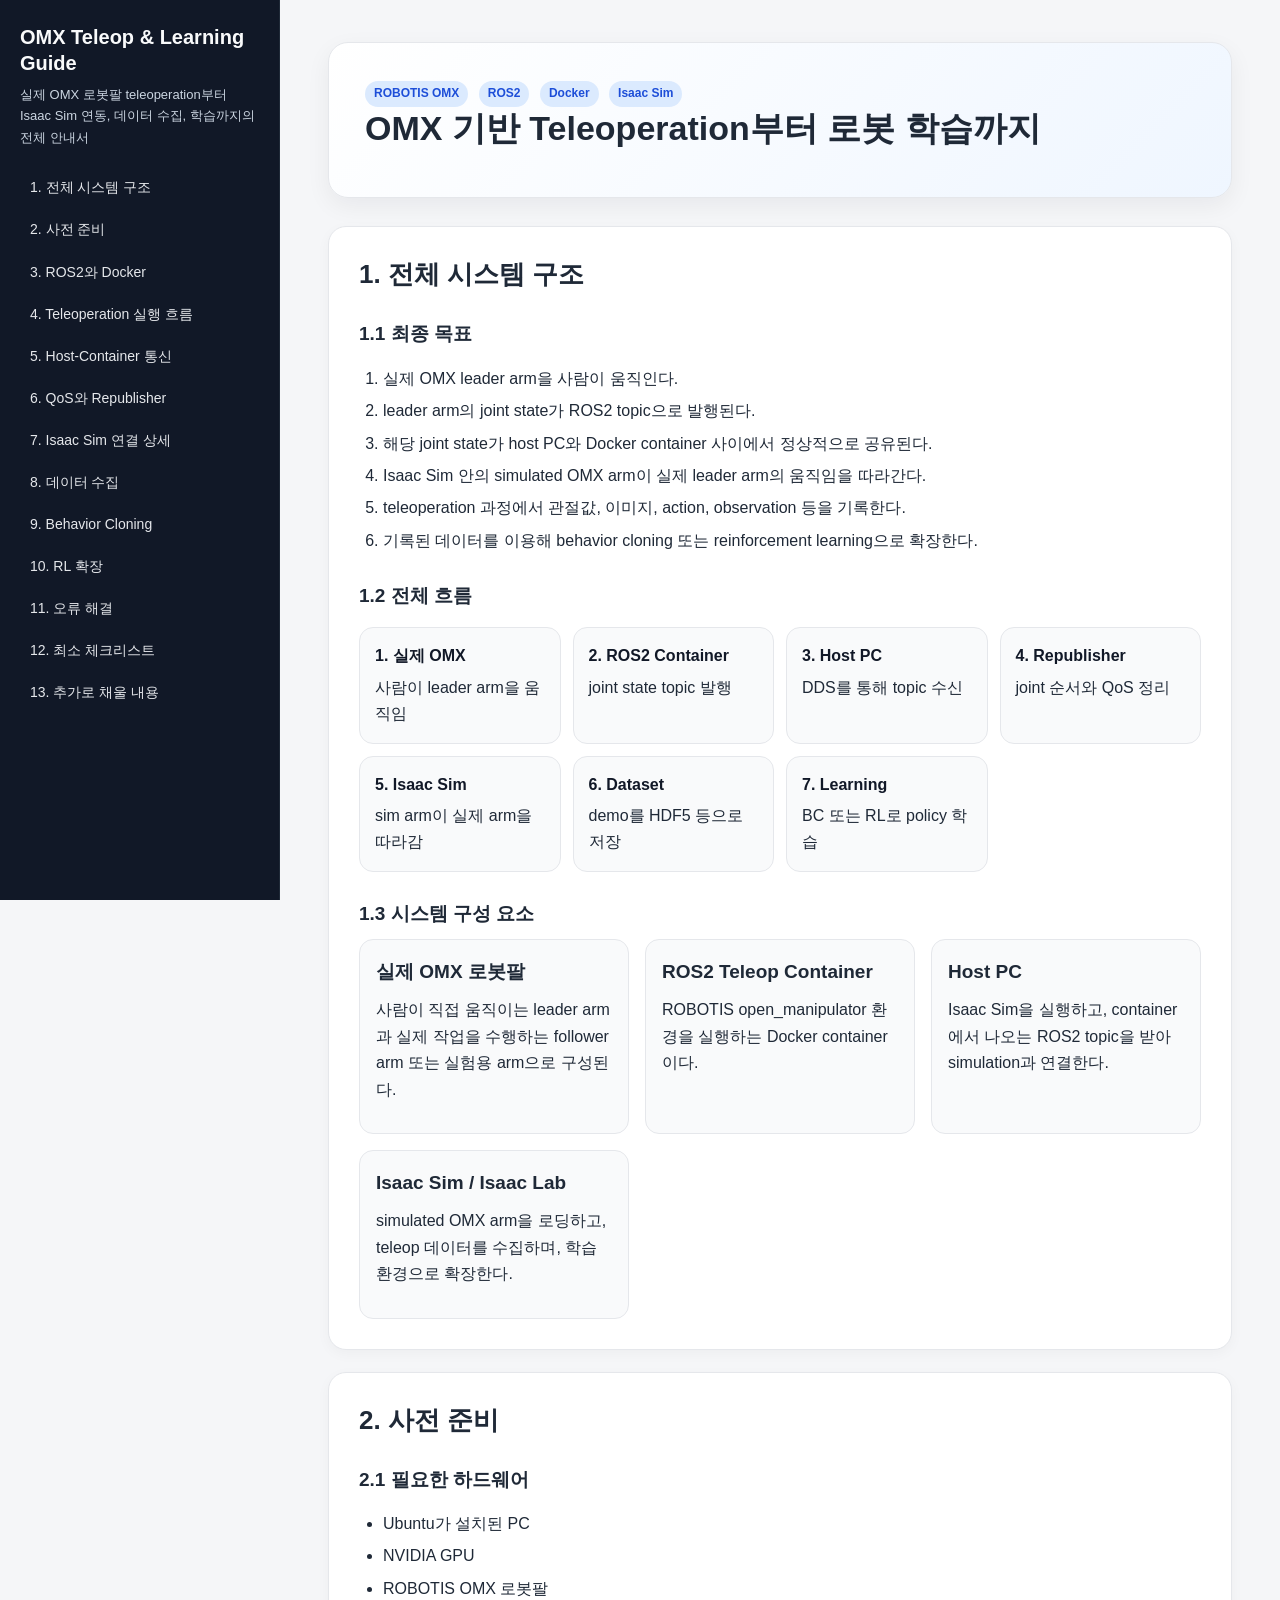
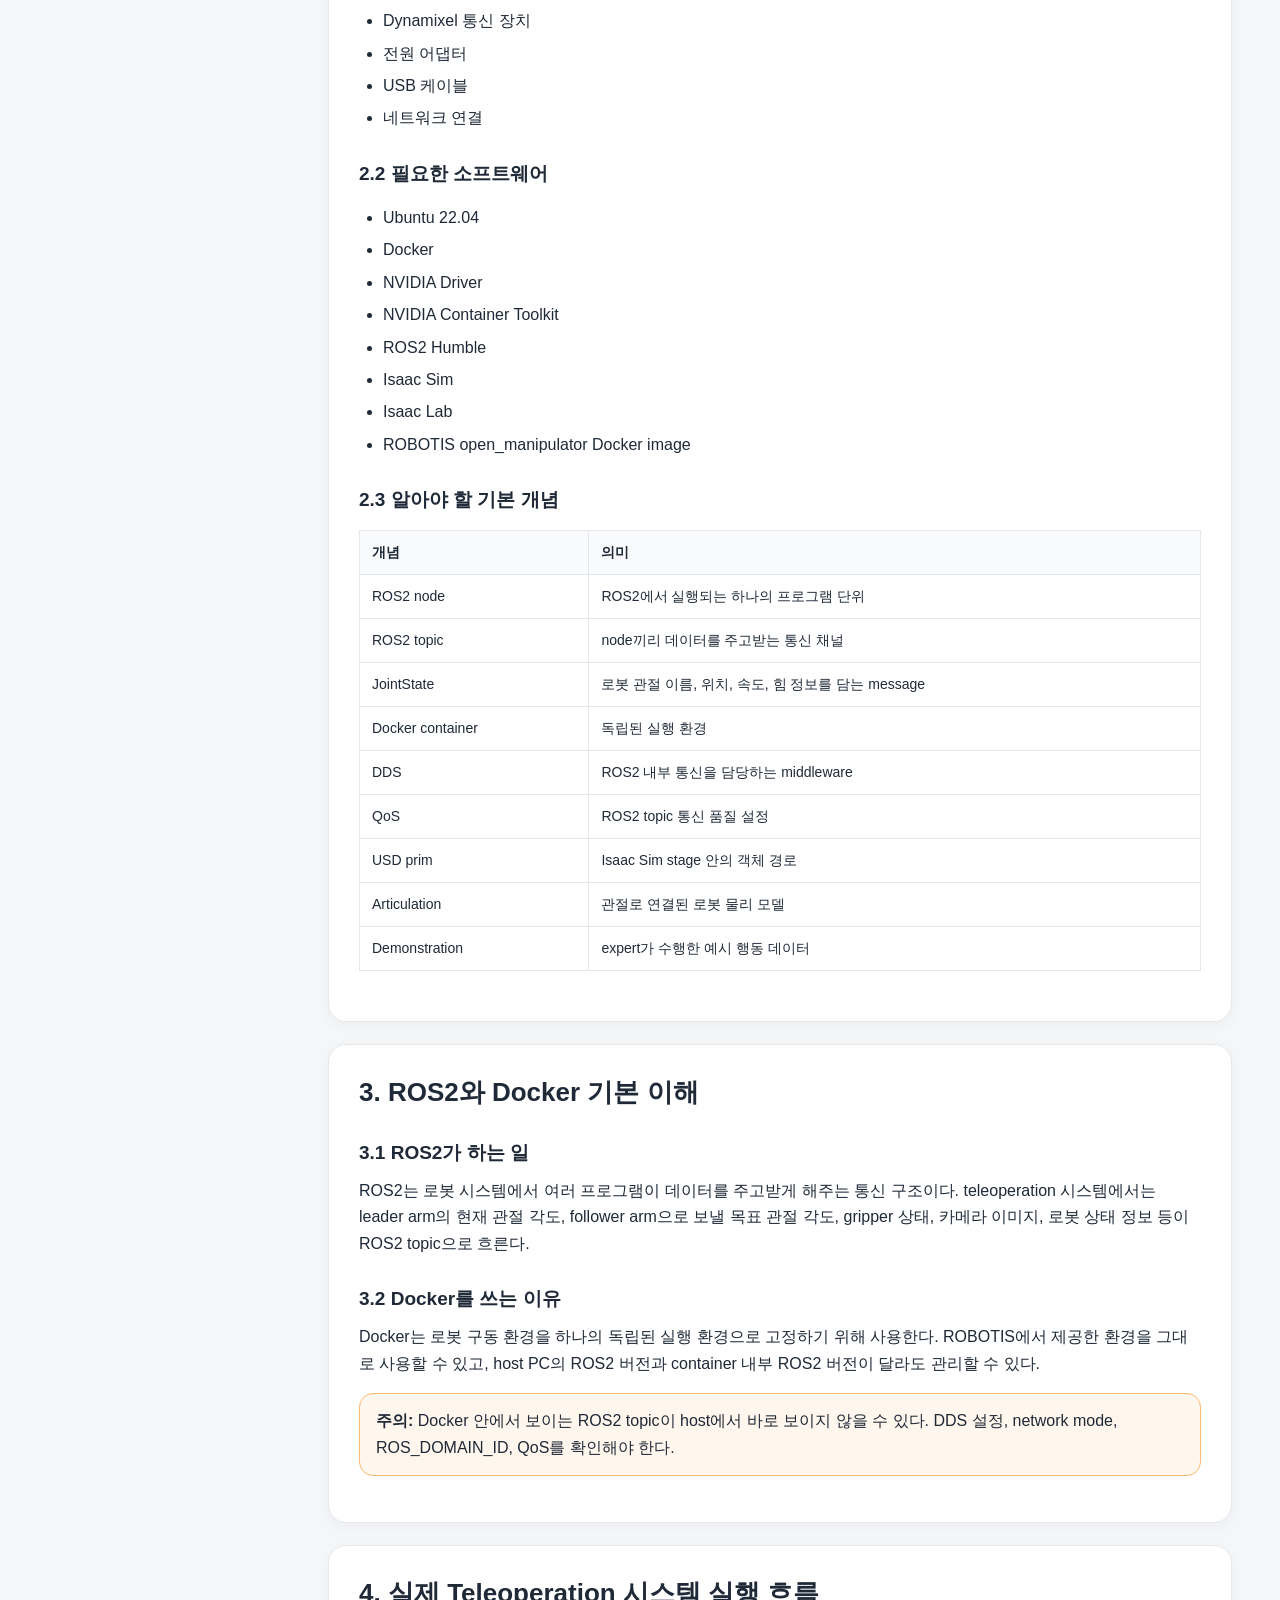
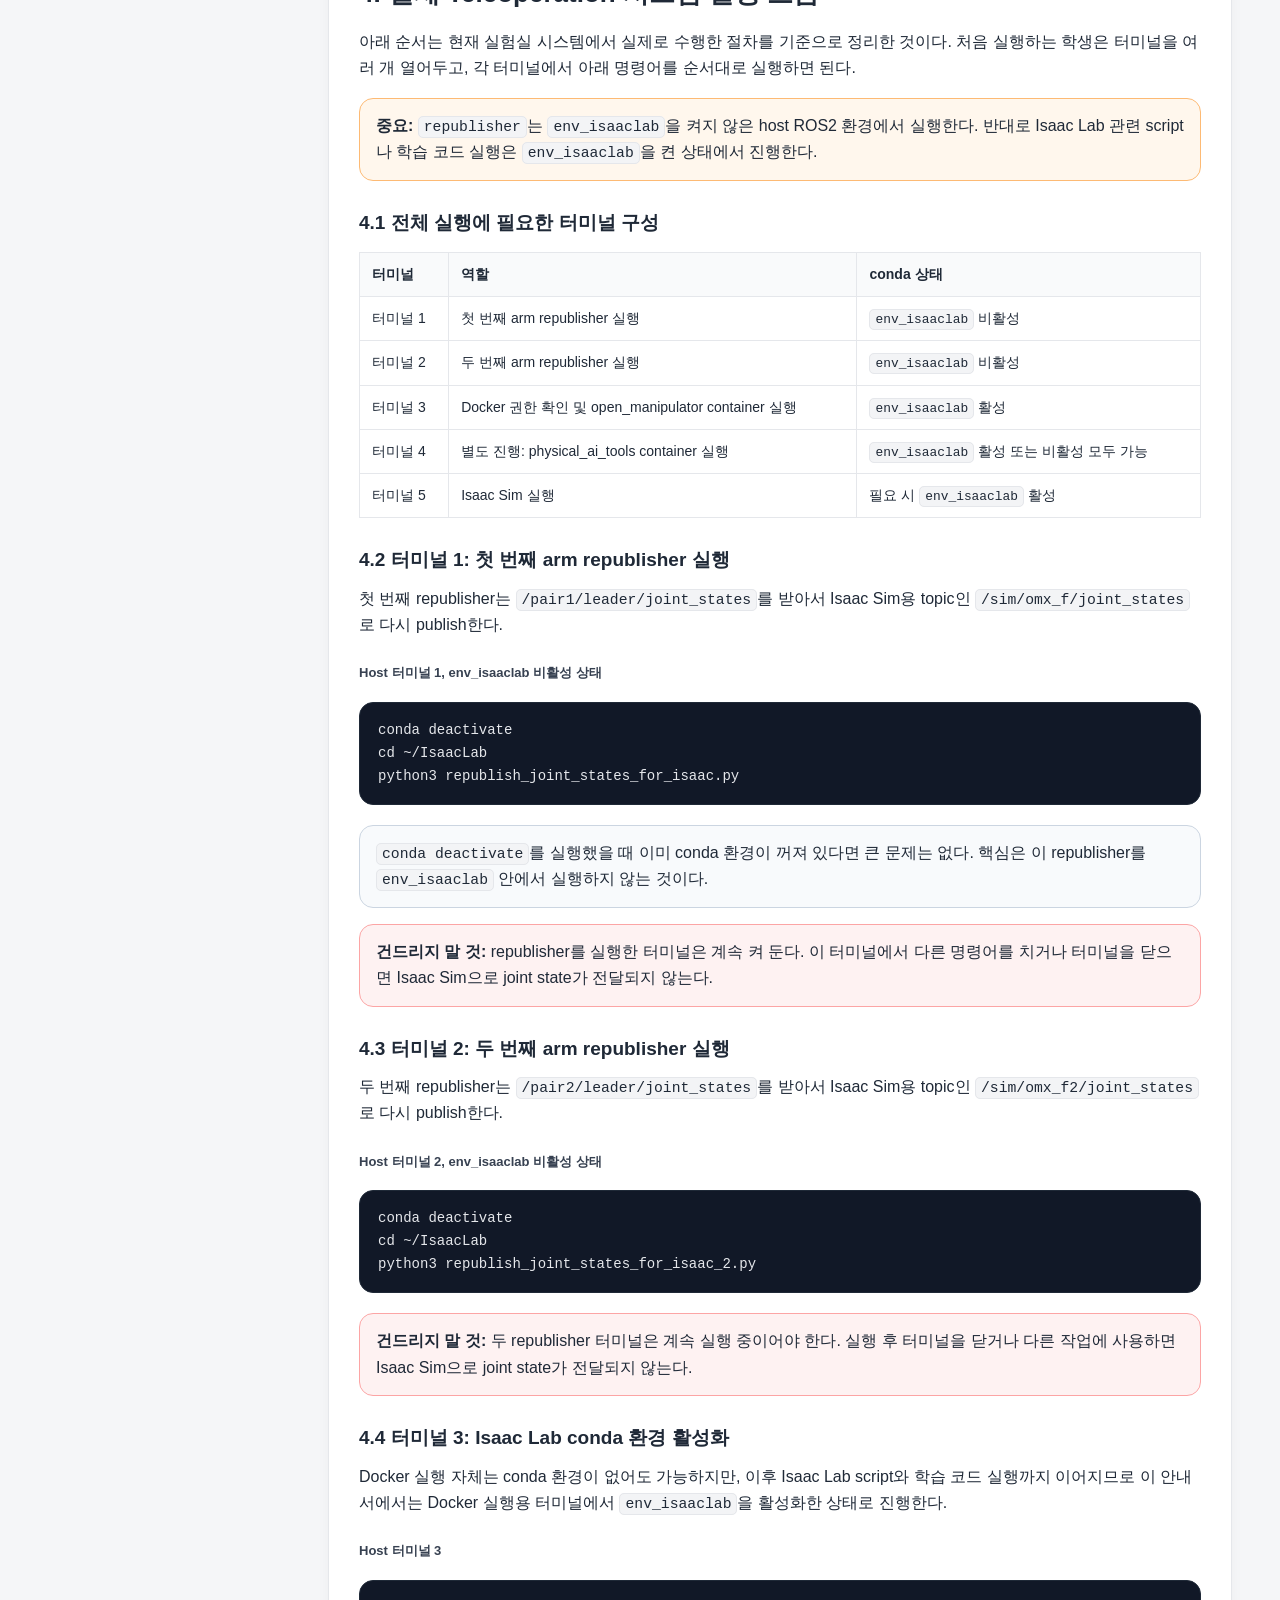
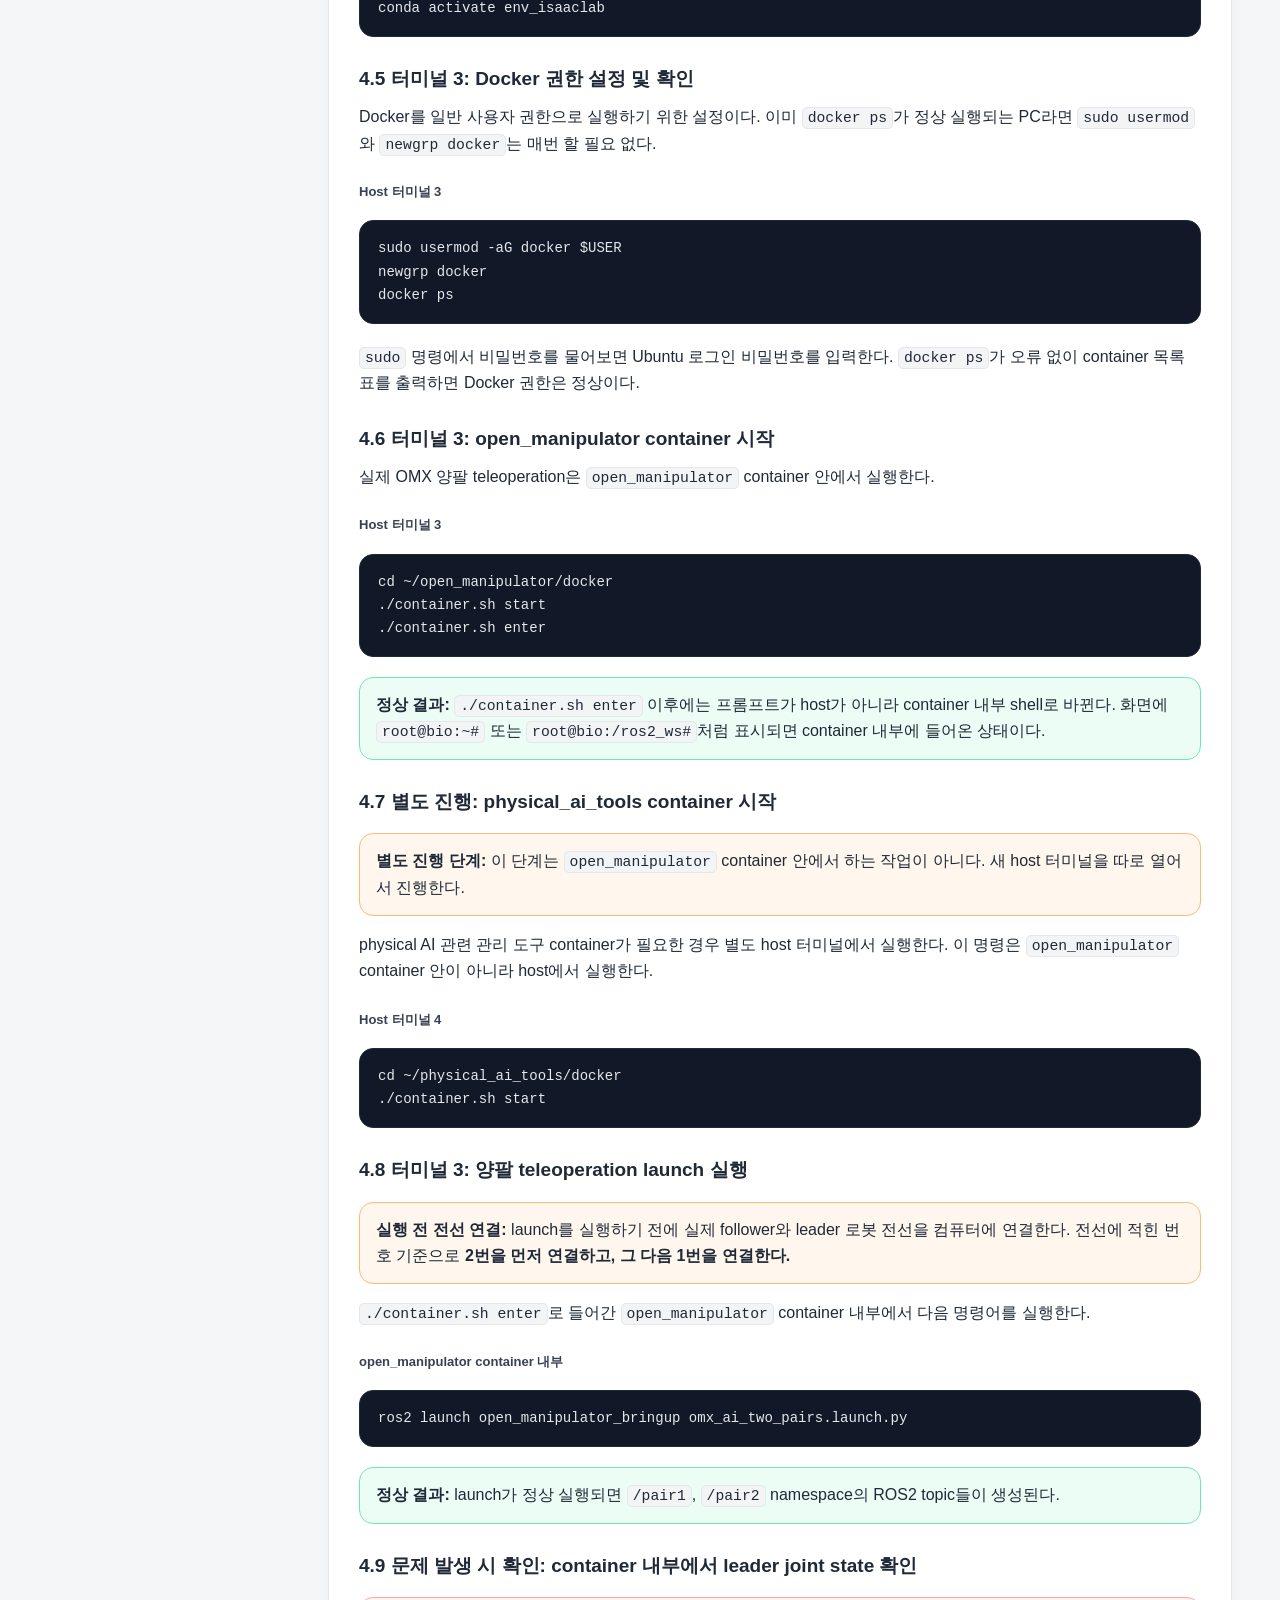
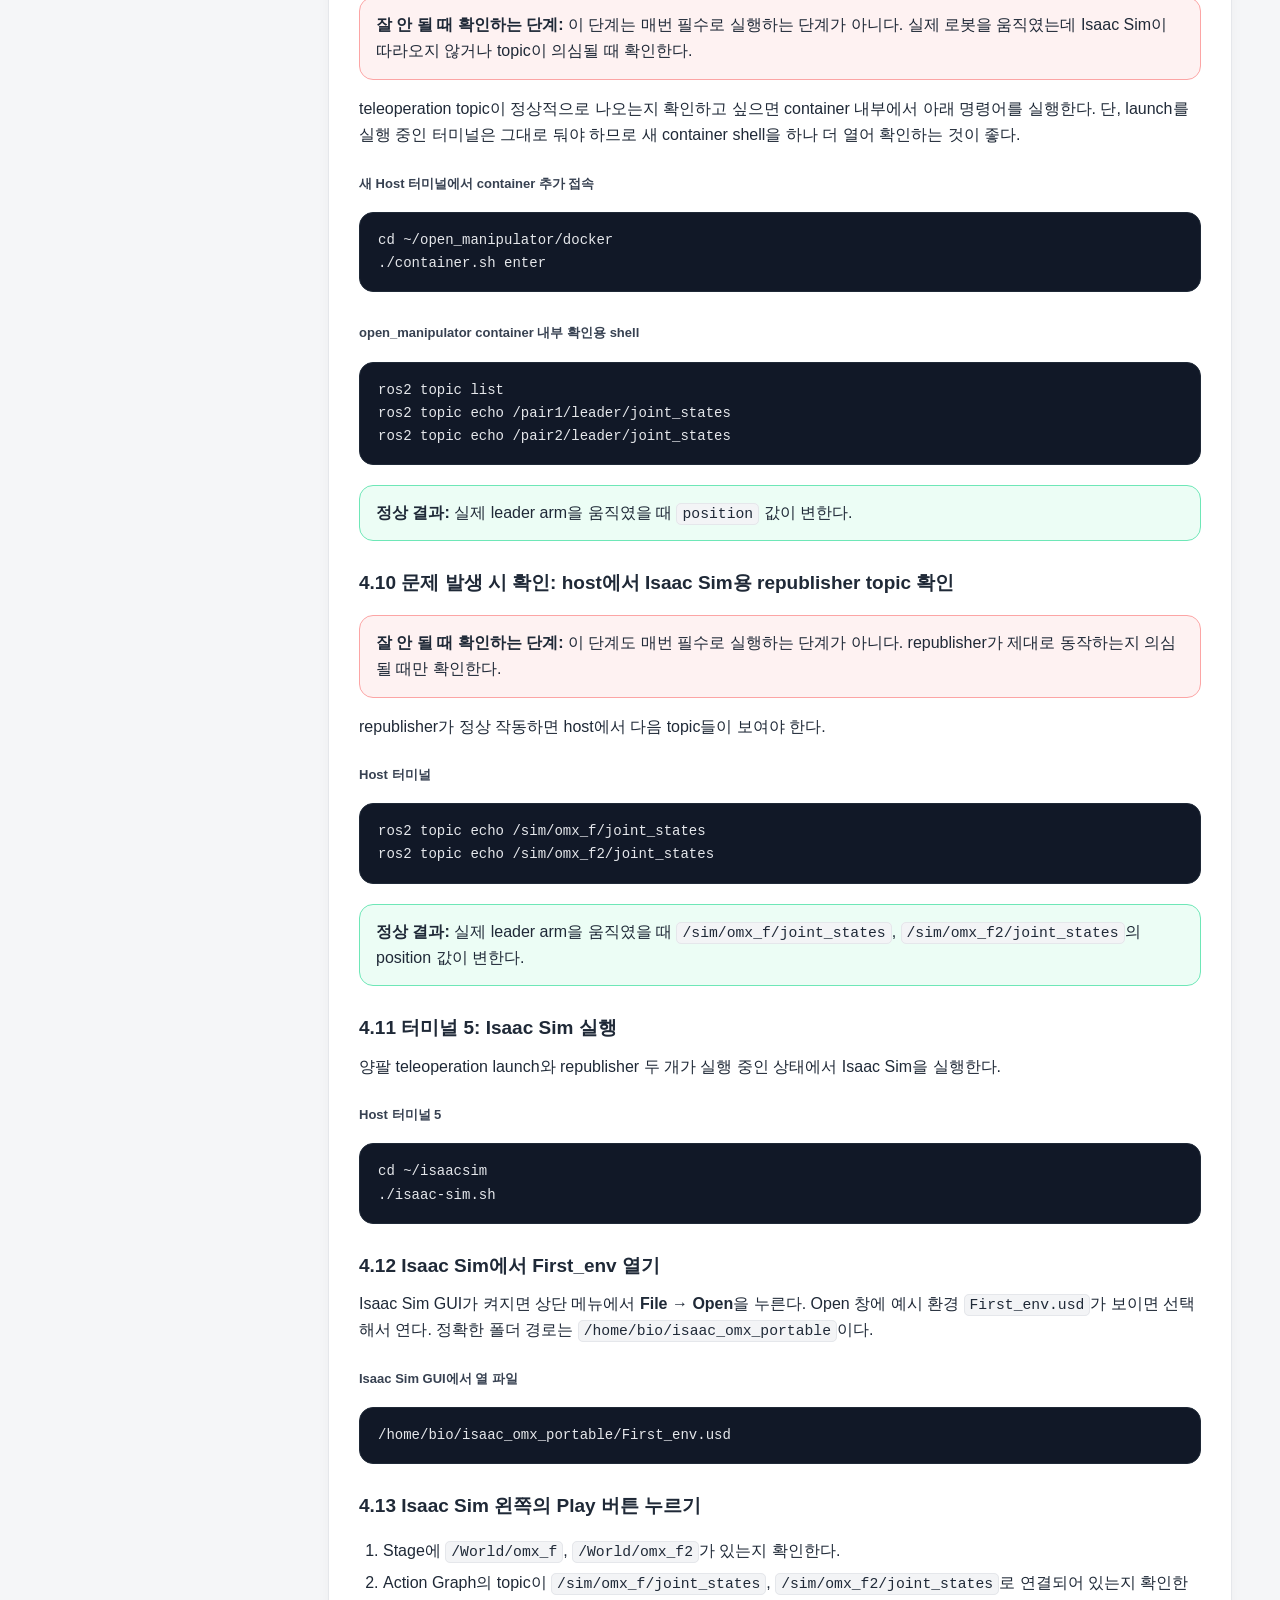
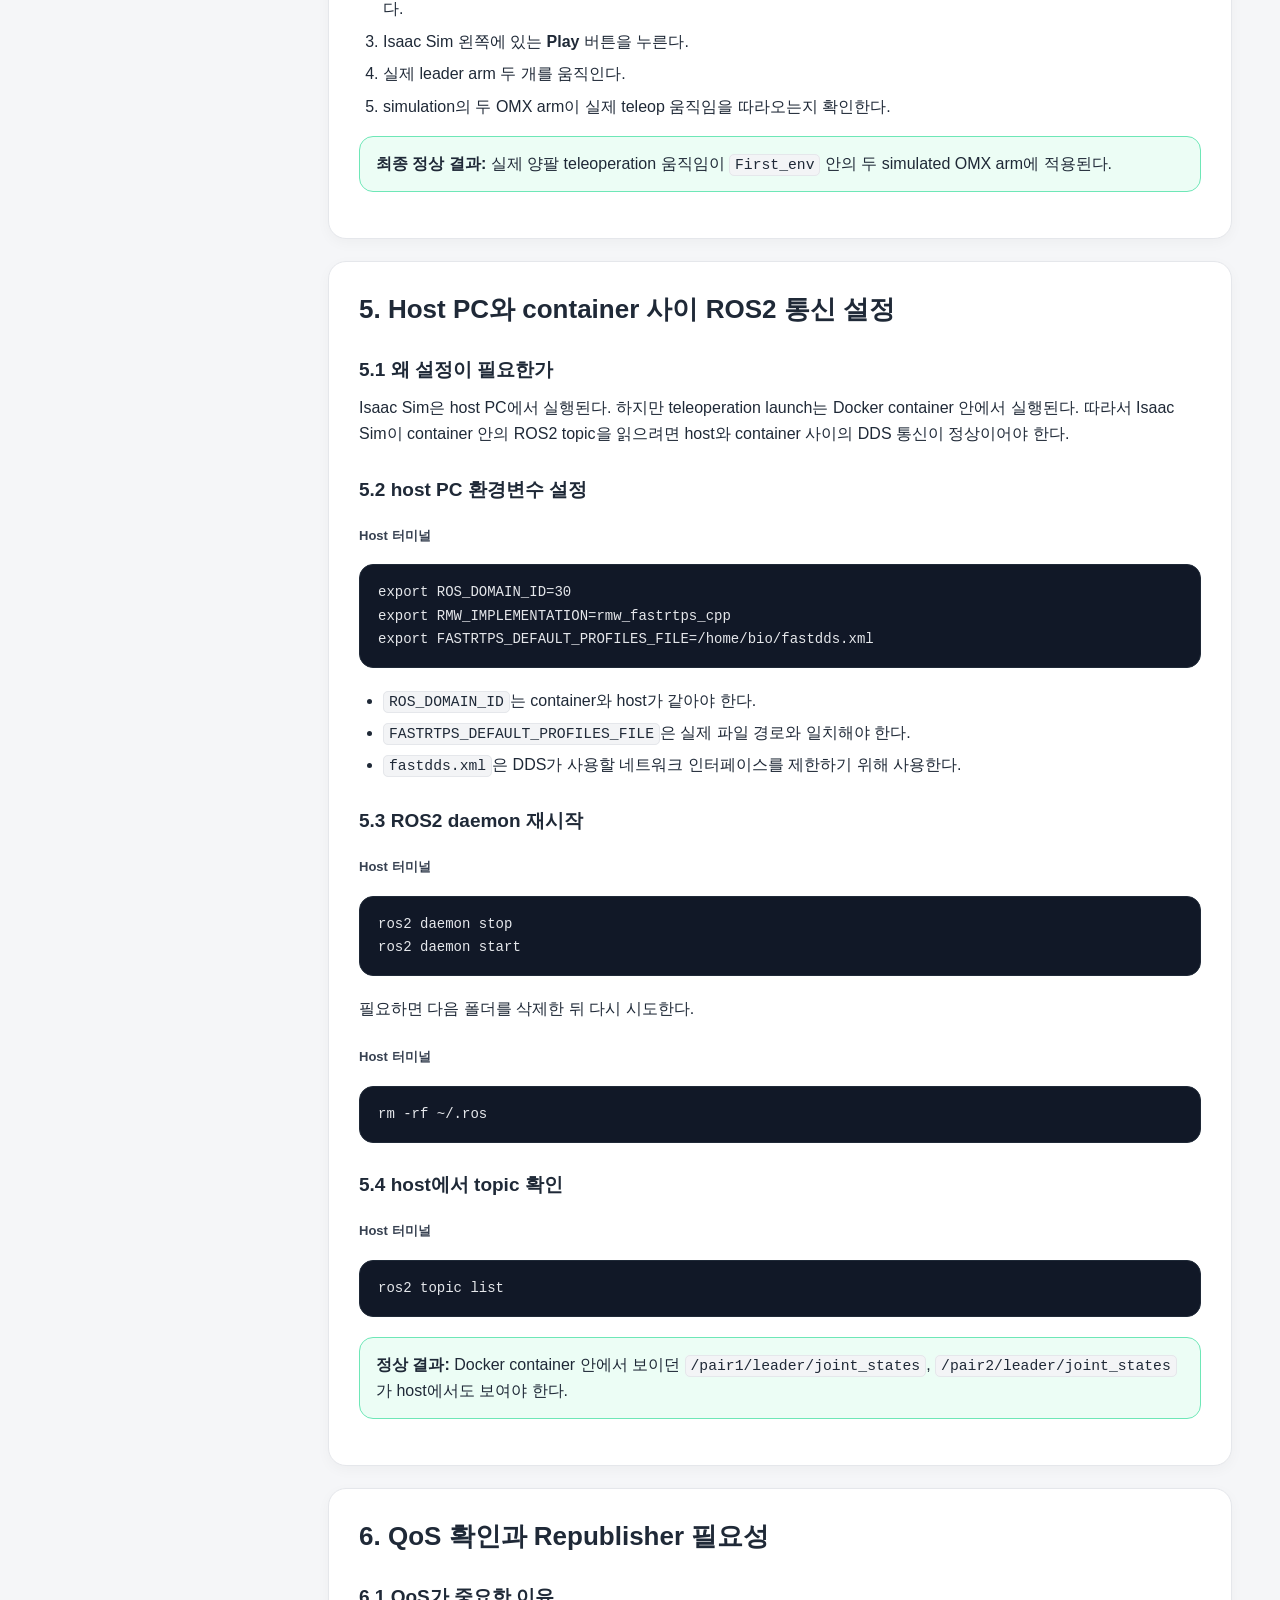
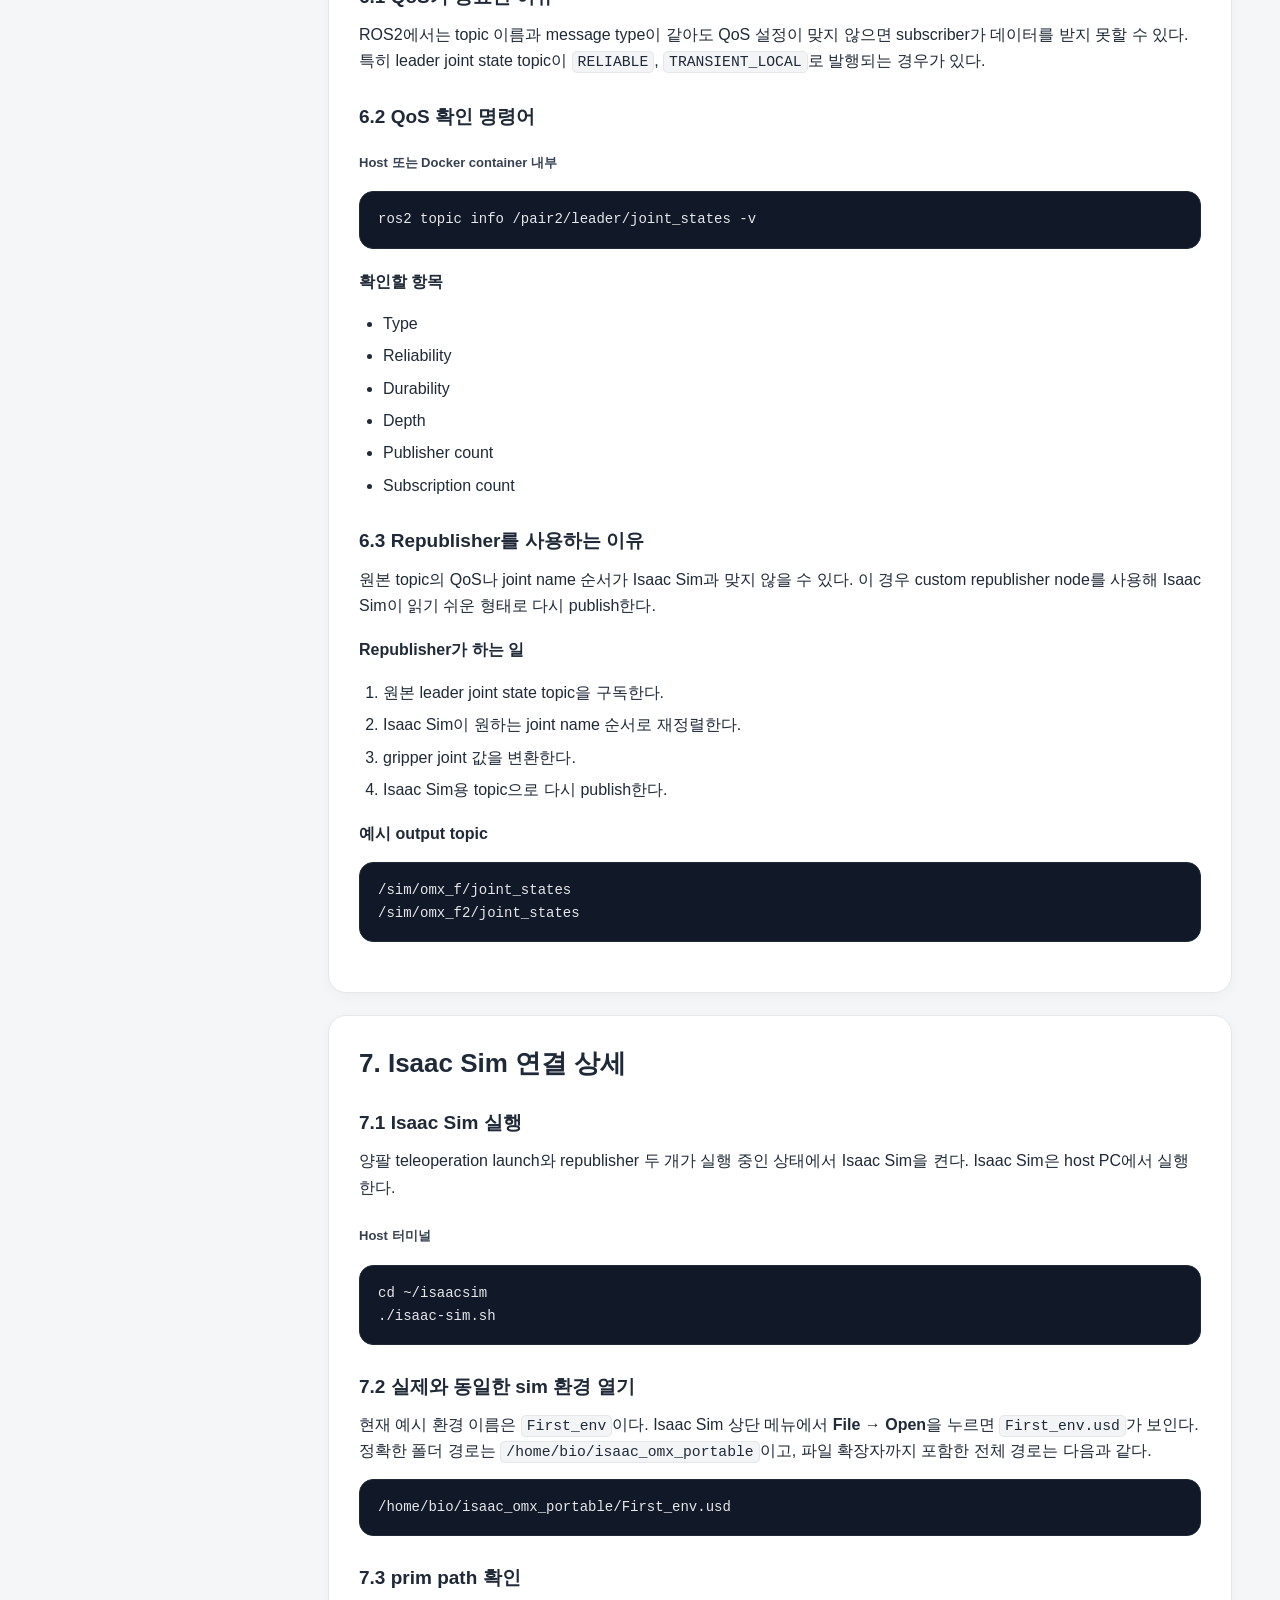
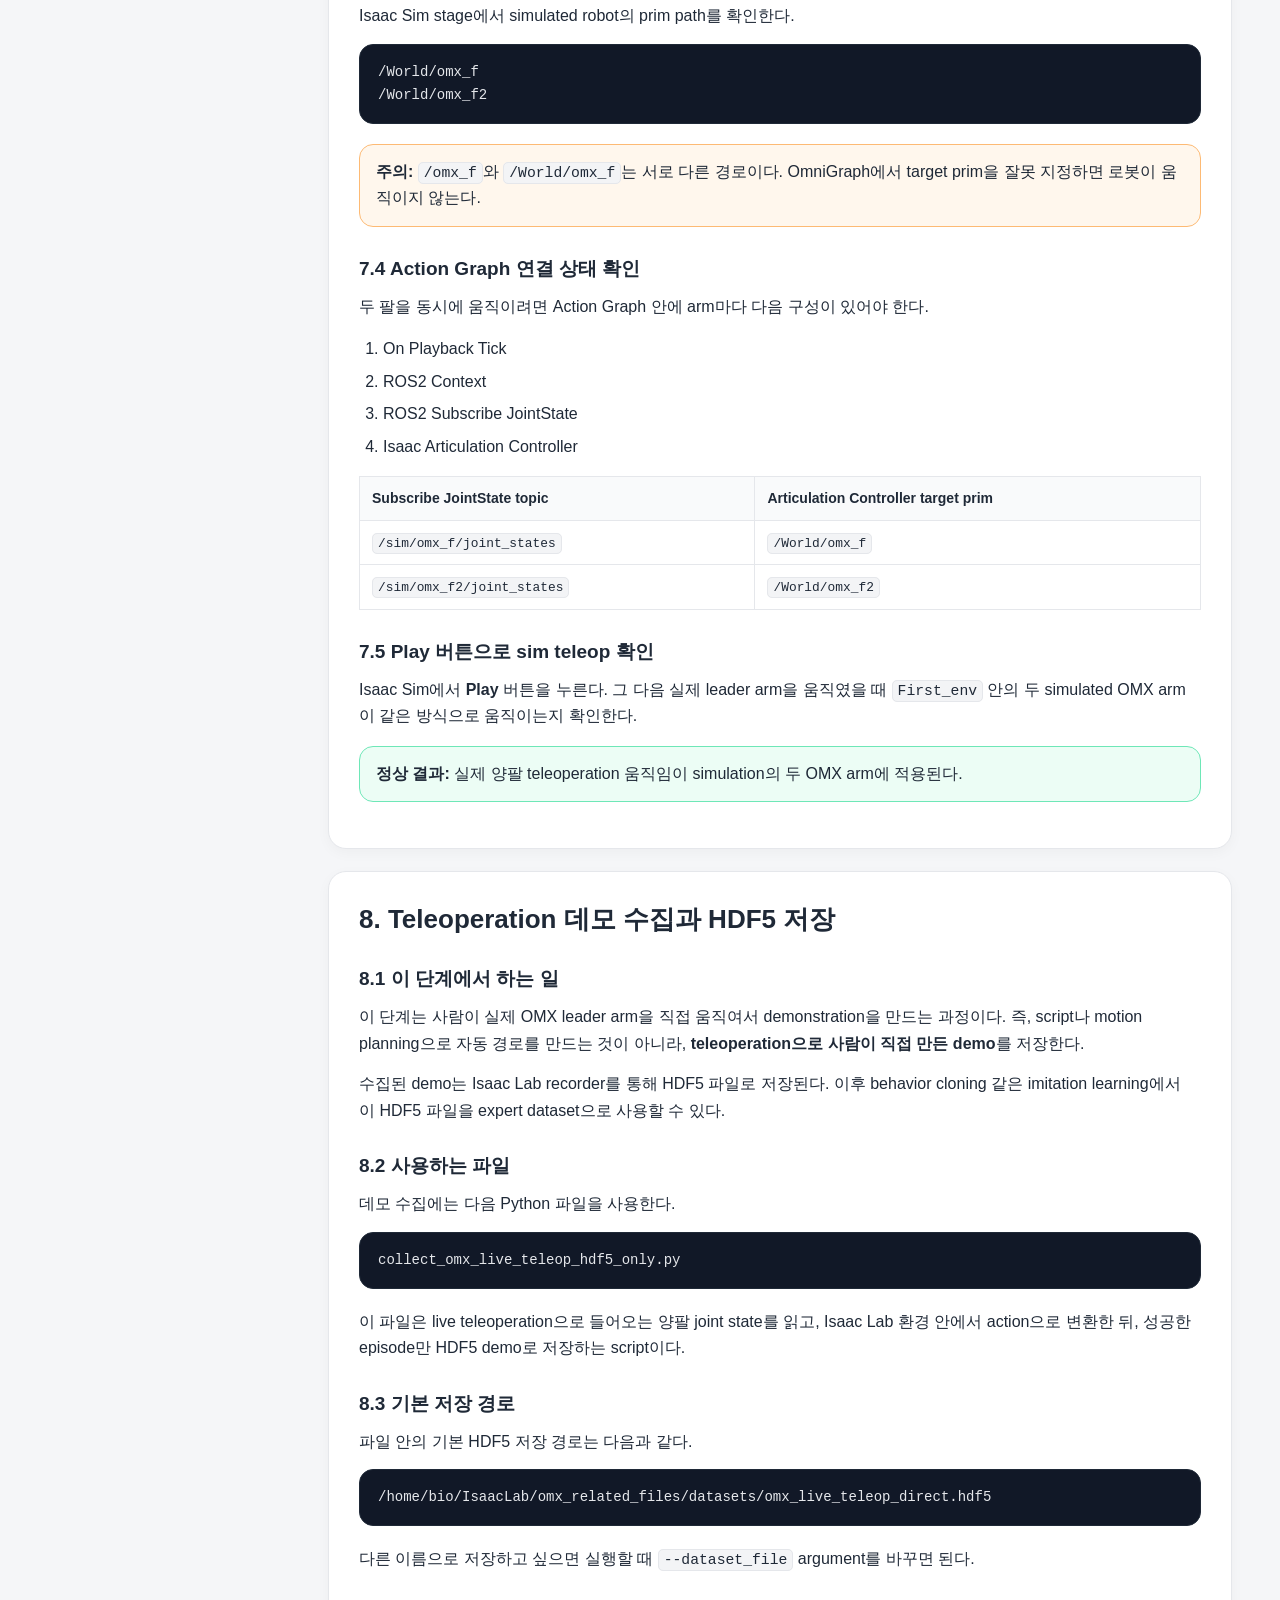
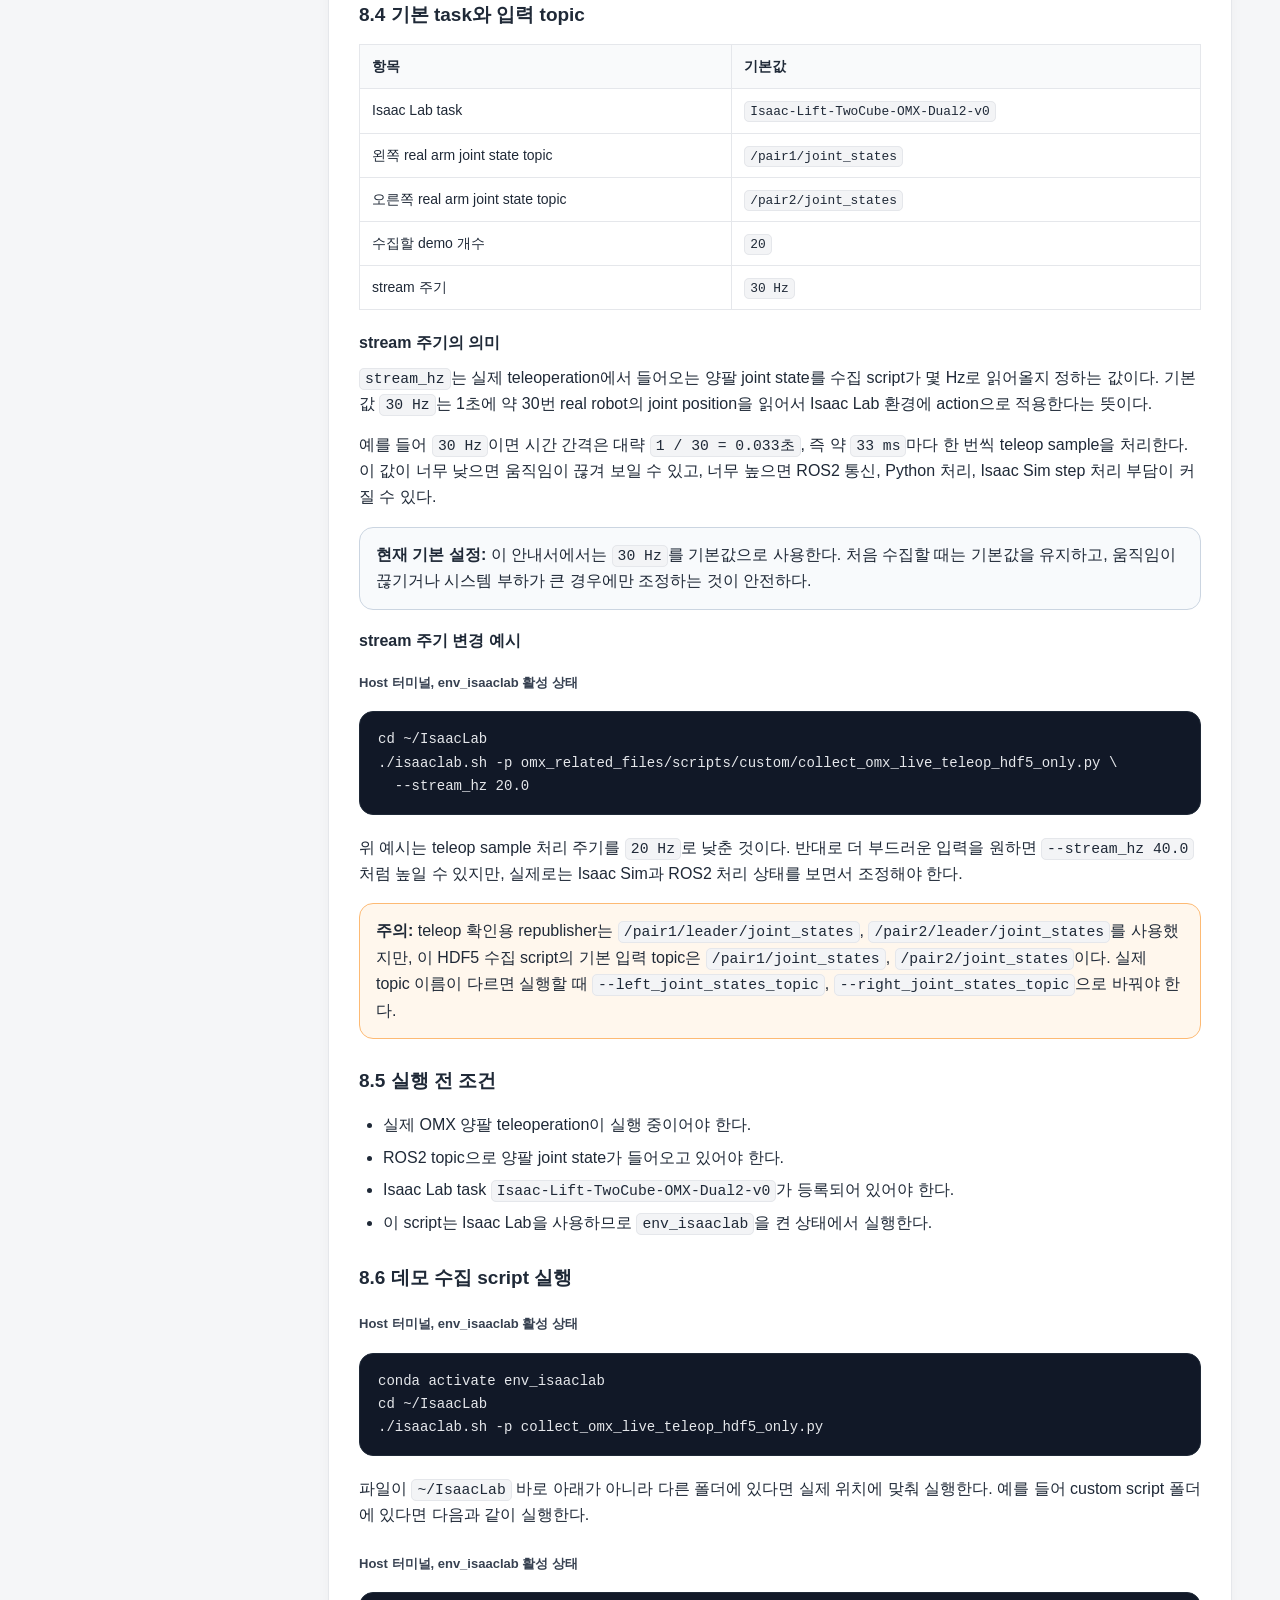
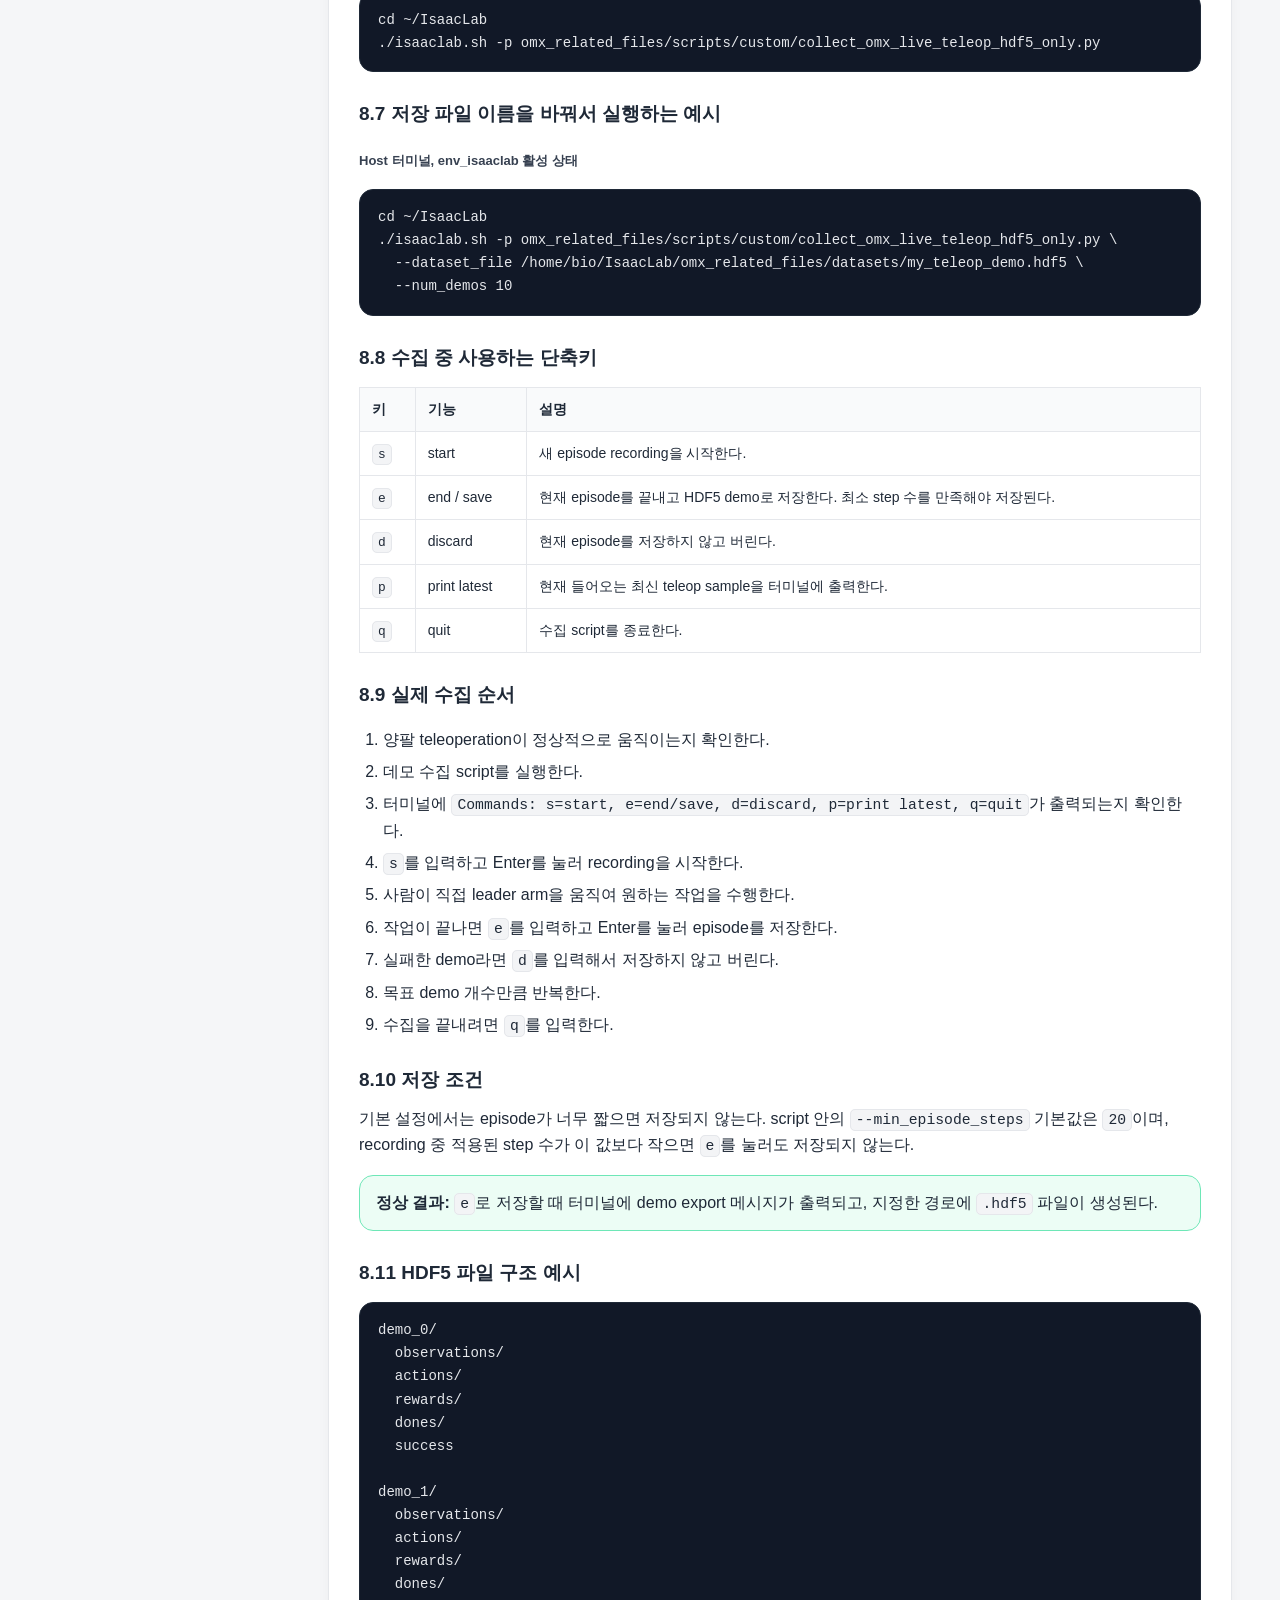
<file: index.html>
<!DOCTYPE html>
<html lang="ko">
<head>
  <meta charset="UTF-8" />
  <meta name="viewport" content="width=device-width, initial-scale=1.0" />
  <title>OMX Teleoperation & Learning Guide</title>
  <style>
    :root {
      --bg: #f5f6f8;
      --panel: #ffffff;
      --text: #1f2937;
      --muted: #6b7280;
      --line: #e5e7eb;
      --code-bg: #111827;
      --code-text: #e5e7eb;
      --accent: #2563eb;
      --accent-soft: #dbeafe;
      --warning-bg: #fff7ed;
      --warning-line: #fdba74;
      --ok-bg: #ecfdf5;
      --ok-line: #6ee7b7;
      --bad-bg: #fef2f2;
      --bad-line: #fca5a5;
    }

    * {
      box-sizing: border-box;
    }

    body {
      margin: 0;
      font-family: -apple-system, BlinkMacSystemFont, "Segoe UI", Pretendard, Apple SD Gothic Neo, Noto Sans KR, sans-serif;
      background: var(--bg);
      color: var(--text);
      line-height: 1.65;
    }

    a {
      color: var(--accent);
      text-decoration: none;
    }

    a:hover {
      text-decoration: underline;
    }

    .layout {
      display: block;
      min-height: 100vh;
    }

    aside {
      position: fixed;
      top: 0;
      left: 0;
      width: 280px;
      height: 100vh;
      overflow-y: auto;
      background: #111827;
      color: #f9fafb;
      padding: 24px 20px;
      border-right: 1px solid #1f2937;
    }

    aside h1 {
      margin: 0 0 8px;
      font-size: 20px;
      line-height: 1.3;
    }

    aside p {
      margin: 0 0 20px;
      font-size: 13px;
      color: #cbd5e1;
    }

    nav a {
      display: block;
      padding: 8px 10px;
      margin: 3px 0;
      border-radius: 8px;
      color: #e5e7eb;
      font-size: 14px;
    }

    nav a:hover {
      background: #1f2937;
      text-decoration: none;
    }

    main {
      margin-left: 280px;
      max-width: 1120px;
      padding: 42px 48px 80px;
    }

    .hero {
      background: linear-gradient(135deg, #ffffff 0%, #eff6ff 100%);
      border: 1px solid var(--line);
      border-radius: 20px;
      padding: 36px;
      margin-bottom: 28px;
      box-shadow: 0 8px 24px rgba(15, 23, 42, 0.06);
    }

    .hero h2 {
      margin: 0 0 12px;
      font-size: 34px;
      line-height: 1.25;
    }

    .hero p {
      margin: 0;
      color: var(--muted);
      font-size: 17px;
    }

    section {
      background: var(--panel);
      border: 1px solid var(--line);
      border-radius: 18px;
      padding: 30px;
      margin: 22px 0;
      box-shadow: 0 4px 14px rgba(15, 23, 42, 0.035);
    }

    h2 {
      margin: 0 0 18px;
      font-size: 26px;
      line-height: 1.35;
    }

    h3 {
      margin: 26px 0 10px;
      font-size: 19px;
    }

    h4 {
      margin: 18px 0 8px;
      font-size: 16px;
    }

    p {
      margin: 8px 0 14px;
    }

    ul, ol {
      padding-left: 24px;
    }

    li {
      margin: 6px 0;
    }

    code {
      font-family: "SFMono-Regular", Consolas, "Liberation Mono", Menlo, monospace;
      font-size: 0.92em;
      background: #f3f4f6;
      border: 1px solid #e5e7eb;
      padding: 2px 5px;
      border-radius: 5px;
    }

    pre {
      background: var(--code-bg);
      color: var(--code-text);
      padding: 16px 18px;
      border-radius: 14px;
      overflow-x: auto;
      margin: 14px 0 20px;
      border: 1px solid #1f2937;
    }

    pre code {
      background: transparent;
      border: 0;
      padding: 0;
      color: inherit;
      font-size: 14px;
    }

    table {
      width: 100%;
      border-collapse: collapse;
      margin: 14px 0 20px;
      font-size: 14px;
    }

    th, td {
      border: 1px solid var(--line);
      padding: 10px 12px;
      text-align: left;
      vertical-align: top;
    }

    th {
      background: #f9fafb;
    }

    .flow {
      display: grid;
      grid-template-columns: repeat(auto-fit, minmax(190px, 1fr));
      gap: 12px;
      margin-top: 16px;
    }

    .flow-item {
      border: 1px solid var(--line);
      background: #f9fafb;
      border-radius: 14px;
      padding: 15px;
    }

    .flow-item strong {
      display: block;
      margin-bottom: 5px;
      color: #111827;
    }

    .badge {
      display: inline-block;
      padding: 3px 9px;
      border-radius: 999px;
      font-size: 12px;
      font-weight: 600;
      color: #1d4ed8;
      background: var(--accent-soft);
      margin-right: 6px;
    }

    .note, .warning, .success, .danger {
      border-radius: 14px;
      padding: 14px 16px;
      margin: 16px 0;
    }

    .note {
      background: #f8fafc;
      border: 1px solid #cbd5e1;
    }

    .warning {
      background: var(--warning-bg);
      border: 1px solid var(--warning-line);
    }

    .success {
      background: var(--ok-bg);
      border: 1px solid var(--ok-line);
    }

    .danger {
      background: var(--bad-bg);
      border: 1px solid var(--bad-line);
    }

    .terminal-label {
      display: inline-block;
      margin: 10px 0 4px;
      font-size: 13px;
      font-weight: 700;
      color: #374151;
    }

    .checklist {
      list-style: none;
      padding-left: 0;
    }

    .checklist li {
      position: relative;
      padding-left: 34px;
      margin: 10px 0;
    }

    .checklist li::before {
      content: "□";
      position: absolute;
      left: 0;
      top: 0;
      color: var(--accent);
      font-size: 20px;
      line-height: 1.2;
    }

    .two-col {
      display: grid;
      grid-template-columns: repeat(auto-fit, minmax(260px, 1fr));
      gap: 16px;
    }

    .card {
      border: 1px solid var(--line);
      background: #f9fafb;
      border-radius: 14px;
      padding: 16px;
    }

    .card h3 {
      margin-top: 0;
    }

    .small {
      color: var(--muted);
      font-size: 14px;
    }

    .placeholder {
      display: inline-block;
      background: #fef3c7;
      border: 1px solid #fbbf24;
      color: #92400e;
      padding: 2px 7px;
      border-radius: 6px;
      font-size: 13px;
      font-weight: 600;
    }

    @media (max-width: 900px) {
      .layout {
        display: block;
      }

      aside {
        position: static;
        width: 100%;
        height: auto;
      }

      main {
        margin-left: 0;
        max-width: none;
        padding: 28px 18px 60px;
      }

      .hero {
        padding: 26px;
      }

      .hero h2 {
        font-size: 28px;
      }
    }
  </style>
</head>
<body>
  <div class="layout">
    <aside>
      <h1>OMX Teleop & Learning Guide</h1>
      <p>실제 OMX 로봇팔 teleoperation부터 Isaac Sim 연동, 데이터 수집, 학습까지의 전체 안내서</p>
      <nav>
        <a href="#architecture">1. 전체 시스템 구조</a>
        <a href="#prep">2. 사전 준비</a>
        <a href="#ros-docker">3. ROS2와 Docker</a>
        <a href="#teleop-flow">4. Teleoperation 실행 흐름</a>
        <a href="#dds">5. Host-Container 통신</a>
        <a href="#qos">6. QoS와 Republisher</a>
        <a href="#isaac">7. Isaac Sim 연결 상세</a>
        <a href="#recording">8. 데이터 수집</a>
        <a href="#bc">9. Behavior Cloning</a>
        <a href="#rl">10. RL 확장</a>
        <a href="#trouble">11. 오류 해결</a>
        <a href="#minimal-checklist">12. 최소 체크리스트</a>
        <a href="#todo">13. 추가로 채울 내용</a>
      </nav>
    </aside>

    <main>
      <div class="hero">
        <span class="badge">ROBOTIS OMX</span>
        <span class="badge">ROS2</span>
        <span class="badge">Docker</span>
        <span class="badge">Isaac Sim</span>
        <h2>OMX 기반 Teleoperation부터 로봇 학습까지</h2>
        <p>

        </p>
      </div>


      <section id="architecture">
        <h2>1. 전체 시스템 구조</h2>

        <h3>1.1 최종 목표</h3>
        <ol>
          <li>실제 OMX leader arm을 사람이 움직인다.</li>
          <li>leader arm의 joint state가 ROS2 topic으로 발행된다.</li>
          <li>해당 joint state가 host PC와 Docker container 사이에서 정상적으로 공유된다.</li>
          <li>Isaac Sim 안의 simulated OMX arm이 실제 leader arm의 움직임을 따라간다.</li>
          <li>teleoperation 과정에서 관절값, 이미지, action, observation 등을 기록한다.</li>
          <li>기록된 데이터를 이용해 behavior cloning 또는 reinforcement learning으로 확장한다.</li>
        </ol>

        <h3>1.2 전체 흐름</h3>
        <div class="flow">
          <div class="flow-item"><strong>1. 실제 OMX</strong>사람이 leader arm을 움직임</div>
          <div class="flow-item"><strong>2. ROS2 Container</strong>joint state topic 발행</div>
          <div class="flow-item"><strong>3. Host PC</strong>DDS를 통해 topic 수신</div>
          <div class="flow-item"><strong>4. Republisher</strong>joint 순서와 QoS 정리</div>
          <div class="flow-item"><strong>5. Isaac Sim</strong>sim arm이 실제 arm을 따라감</div>
          <div class="flow-item"><strong>6. Dataset</strong>demo를 HDF5 등으로 저장</div>
          <div class="flow-item"><strong>7. Learning</strong>BC 또는 RL로 policy 학습</div>
        </div>

        <h3>1.3 시스템 구성 요소</h3>
        <div class="two-col">
          <div class="card">
            <h3>실제 OMX 로봇팔</h3>
            <p>사람이 직접 움직이는 leader arm과 실제 작업을 수행하는 follower arm 또는 실험용 arm으로 구성된다.</p>
          </div>
          <div class="card">
            <h3>ROS2 Teleop Container</h3>
            <p>ROBOTIS open_manipulator 환경을 실행하는 Docker container이다.</p>
          </div>
          <div class="card">
            <h3>Host PC</h3>
            <p>Isaac Sim을 실행하고, container에서 나오는 ROS2 topic을 받아 simulation과 연결한다.</p>
          </div>
          <div class="card">
            <h3>Isaac Sim / Isaac Lab</h3>
            <p>simulated OMX arm을 로딩하고, teleop 데이터를 수집하며, 학습 환경으로 확장한다.</p>
          </div>
        </div>
      </section>

      <section id="prep">
        <h2>2. 사전 준비</h2>

        <h3>2.1 필요한 하드웨어</h3>
        <ul>
          <li>Ubuntu가 설치된 PC</li>
          <li>NVIDIA GPU</li>
          <li>ROBOTIS OMX 로봇팔</li>
          <li>Dynamixel 통신 장치</li>
          <li>전원 어댑터</li>
          <li>USB 케이블</li>
          <li>네트워크 연결</li>
        </ul>

        <h3>2.2 필요한 소프트웨어</h3>
        <ul>
          <li>Ubuntu 22.04</li>
          <li>Docker</li>
          <li>NVIDIA Driver</li>
          <li>NVIDIA Container Toolkit</li>
          <li>ROS2 Humble</li>
          <li>Isaac Sim</li>
          <li>Isaac Lab</li>
          <li>ROBOTIS open_manipulator Docker image</li>
        </ul>

        <h3>2.3 알아야 할 기본 개념</h3>
        <table>
          <thead>
            <tr>
              <th>개념</th>
              <th>의미</th>
            </tr>
          </thead>
          <tbody>
            <tr><td>ROS2 node</td><td>ROS2에서 실행되는 하나의 프로그램 단위</td></tr>
            <tr><td>ROS2 topic</td><td>node끼리 데이터를 주고받는 통신 채널</td></tr>
            <tr><td>JointState</td><td>로봇 관절 이름, 위치, 속도, 힘 정보를 담는 message</td></tr>
            <tr><td>Docker container</td><td>독립된 실행 환경</td></tr>
            <tr><td>DDS</td><td>ROS2 내부 통신을 담당하는 middleware</td></tr>
            <tr><td>QoS</td><td>ROS2 topic 통신 품질 설정</td></tr>
            <tr><td>USD prim</td><td>Isaac Sim stage 안의 객체 경로</td></tr>
            <tr><td>Articulation</td><td>관절로 연결된 로봇 물리 모델</td></tr>
            <tr><td>Demonstration</td><td>expert가 수행한 예시 행동 데이터</td></tr>
          </tbody>
        </table>
      </section>

      <section id="ros-docker">
        <h2>3. ROS2와 Docker 기본 이해</h2>

        <h3>3.1 ROS2가 하는 일</h3>
        <p>
          ROS2는 로봇 시스템에서 여러 프로그램이 데이터를 주고받게 해주는 통신 구조이다.
          teleoperation 시스템에서는 leader arm의 현재 관절 각도, follower arm으로 보낼 목표 관절 각도,
          gripper 상태, 카메라 이미지, 로봇 상태 정보 등이 ROS2 topic으로 흐른다.
        </p>

        <h3>3.2 Docker를 쓰는 이유</h3>
        <p>
          Docker는 로봇 구동 환경을 하나의 독립된 실행 환경으로 고정하기 위해 사용한다.
          ROBOTIS에서 제공한 환경을 그대로 사용할 수 있고, host PC의 ROS2 버전과 container 내부 ROS2 버전이 달라도 관리할 수 있다.
        </p>

        <div class="warning">
          <strong>주의:</strong> Docker 안에서 보이는 ROS2 topic이 host에서 바로 보이지 않을 수 있다.
          DDS 설정, network mode, ROS_DOMAIN_ID, QoS를 확인해야 한다.
        </div>
      </section>

      <section id="teleop-flow">
        <h2>4. 실제 Teleoperation 시스템 실행 흐름</h2>
        <p>
          아래 순서는 현재 실험실 시스템에서 실제로 수행한 절차를 기준으로 정리한 것이다.
          처음 실행하는 학생은 터미널을 여러 개 열어두고, 각 터미널에서 아래 명령어를 순서대로 실행하면 된다.
        </p>

        <div class="warning">
          <strong>중요:</strong> <code>republisher</code>는 <code>env_isaaclab</code>을 켜지 않은 host ROS2 환경에서 실행한다.
          반대로 Isaac Lab 관련 script나 학습 코드 실행은 <code>env_isaaclab</code>을 켠 상태에서 진행한다.
        </div>

        <h3>4.1 전체 실행에 필요한 터미널 구성</h3>
        <table>
          <thead>
            <tr>
              <th>터미널</th>
              <th>역할</th>
              <th>conda 상태</th>
            </tr>
          </thead>
          <tbody>
            <tr>
              <td>터미널 1</td>
              <td>첫 번째 arm republisher 실행</td>
              <td><code>env_isaaclab</code> 비활성</td>
            </tr>
            <tr>
              <td>터미널 2</td>
              <td>두 번째 arm republisher 실행</td>
              <td><code>env_isaaclab</code> 비활성</td>
            </tr>
            <tr>
              <td>터미널 3</td>
              <td>Docker 권한 확인 및 open_manipulator container 실행</td>
              <td><code>env_isaaclab</code> 활성</td>
            </tr>
            <tr>
              <td>터미널 4</td>
              <td>별도 진행: physical_ai_tools container 실행</td>
              <td><code>env_isaaclab</code> 활성 또는 비활성 모두 가능</td>
            </tr>
            <tr>
              <td>터미널 5</td>
              <td>Isaac Sim 실행</td>
              <td>필요 시 <code>env_isaaclab</code> 활성</td>
            </tr>
          </tbody>
        </table>

        <h3>4.2 터미널 1: 첫 번째 arm republisher 실행</h3>
        <p>
          첫 번째 republisher는 <code>/pair1/leader/joint_states</code>를 받아서
          Isaac Sim용 topic인 <code>/sim/omx_f/joint_states</code>로 다시 publish한다.
        </p>

        <span class="terminal-label">Host 터미널 1, env_isaaclab 비활성 상태</span>
        <pre><code>conda deactivate
cd ~/IsaacLab
python3 republish_joint_states_for_isaac.py</code></pre>

        <div class="note">
          <code>conda deactivate</code>를 실행했을 때 이미 conda 환경이 꺼져 있다면 큰 문제는 없다.
          핵심은 이 republisher를 <code>env_isaaclab</code> 안에서 실행하지 않는 것이다.
        </div>

        <div class="danger">
          <strong>건드리지 말 것:</strong> republisher를 실행한 터미널은 계속 켜 둔다.
          이 터미널에서 다른 명령어를 치거나 터미널을 닫으면 Isaac Sim으로 joint state가 전달되지 않는다.
        </div>

        <h3>4.3 터미널 2: 두 번째 arm republisher 실행</h3>
        <p>
          두 번째 republisher는 <code>/pair2/leader/joint_states</code>를 받아서
          Isaac Sim용 topic인 <code>/sim/omx_f2/joint_states</code>로 다시 publish한다.
        </p>

        <span class="terminal-label">Host 터미널 2, env_isaaclab 비활성 상태</span>
        <pre><code>conda deactivate
cd ~/IsaacLab
python3 republish_joint_states_for_isaac_2.py</code></pre>

        <div class="danger">
          <strong>건드리지 말 것:</strong> 두 republisher 터미널은 계속 실행 중이어야 한다.
          실행 후 터미널을 닫거나 다른 작업에 사용하면 Isaac Sim으로 joint state가 전달되지 않는다.
        </div>

        <h3>4.4 터미널 3: Isaac Lab conda 환경 활성화</h3>
        <p>
          Docker 실행 자체는 conda 환경이 없어도 가능하지만, 이후 Isaac Lab script와 학습 코드 실행까지 이어지므로
          이 안내서에서는 Docker 실행용 터미널에서 <code>env_isaaclab</code>을 활성화한 상태로 진행한다.
        </p>

        <span class="terminal-label">Host 터미널 3</span>
        <pre><code>conda activate env_isaaclab</code></pre>

        <h3>4.5 터미널 3: Docker 권한 설정 및 확인</h3>
        <p>
          Docker를 일반 사용자 권한으로 실행하기 위한 설정이다.
          이미 <code>docker ps</code>가 정상 실행되는 PC라면 <code>sudo usermod</code>와 <code>newgrp docker</code>는 매번 할 필요 없다.
        </p>

        <span class="terminal-label">Host 터미널 3</span>
        <pre><code>sudo usermod -aG docker $USER
newgrp docker
docker ps</code></pre>

        <p>
          <code>sudo</code> 명령에서 비밀번호를 물어보면 Ubuntu 로그인 비밀번호를 입력한다.
          <code>docker ps</code>가 오류 없이 container 목록 표를 출력하면 Docker 권한은 정상이다.
        </p>

        <h3>4.6 터미널 3: open_manipulator container 시작</h3>
        <p>
          실제 OMX 양팔 teleoperation은 <code>open_manipulator</code> container 안에서 실행한다.
        </p>

        <span class="terminal-label">Host 터미널 3</span>
        <pre><code>cd ~/open_manipulator/docker
./container.sh start
./container.sh enter</code></pre>

        <div class="success">
          <strong>정상 결과:</strong> <code>./container.sh enter</code> 이후에는 프롬프트가 host가 아니라 container 내부 shell로 바뀐다.
          화면에 <code>root@bio:~#</code> 또는 <code>root@bio:/ros2_ws#</code>처럼 표시되면 container 내부에 들어온 상태이다.
        </div>

        <h3>4.7 별도 진행: physical_ai_tools container 시작</h3>
        <div class="warning">
          <strong>별도 진행 단계:</strong> 이 단계는 <code>open_manipulator</code> container 안에서 하는 작업이 아니다.
          새 host 터미널을 따로 열어서 진행한다.
        </div>
        <p>
          physical AI 관련 관리 도구 container가 필요한 경우 별도 host 터미널에서 실행한다.
          이 명령은 <code>open_manipulator</code> container 안이 아니라 host에서 실행한다.
        </p>

        <span class="terminal-label">Host 터미널 4</span>
        <pre><code>cd ~/physical_ai_tools/docker
./container.sh start</code></pre>

        <h3>4.8 터미널 3: 양팔 teleoperation launch 실행</h3>
        <div class="warning">
          <strong>실행 전 전선 연결:</strong> launch를 실행하기 전에 실제 follower와 leader 로봇 전선을 컴퓨터에 연결한다.
          전선에 적힌 번호 기준으로 <strong>2번을 먼저 연결하고, 그 다음 1번을 연결한다.</strong>
        </div>
        <p>
          <code>./container.sh enter</code>로 들어간 <code>open_manipulator</code> container 내부에서 다음 명령어를 실행한다.
        </p>

        <span class="terminal-label">open_manipulator container 내부</span>
        <pre><code>ros2 launch open_manipulator_bringup omx_ai_two_pairs.launch.py</code></pre>

        <div class="success">
          <strong>정상 결과:</strong> launch가 정상 실행되면 <code>/pair1</code>, <code>/pair2</code> namespace의 ROS2 topic들이 생성된다.
        </div>

        <h3>4.9 문제 발생 시 확인: container 내부에서 leader joint state 확인</h3>
        <div class="danger">
          <strong>잘 안 될 때 확인하는 단계:</strong> 이 단계는 매번 필수로 실행하는 단계가 아니다.
          실제 로봇을 움직였는데 Isaac Sim이 따라오지 않거나 topic이 의심될 때 확인한다.
        </div>
        <p>
          teleoperation topic이 정상적으로 나오는지 확인하고 싶으면 container 내부에서 아래 명령어를 실행한다.
          단, launch를 실행 중인 터미널은 그대로 둬야 하므로 새 container shell을 하나 더 열어 확인하는 것이 좋다.
        </p>

        <span class="terminal-label">새 Host 터미널에서 container 추가 접속</span>
        <pre><code>cd ~/open_manipulator/docker
./container.sh enter</code></pre>

        <span class="terminal-label">open_manipulator container 내부 확인용 shell</span>
        <pre><code>ros2 topic list
ros2 topic echo /pair1/leader/joint_states
ros2 topic echo /pair2/leader/joint_states</code></pre>

        <div class="success">
          <strong>정상 결과:</strong> 실제 leader arm을 움직였을 때 <code>position</code> 값이 변한다.
        </div>

        <h3>4.10 문제 발생 시 확인: host에서 Isaac Sim용 republisher topic 확인</h3>
        <div class="danger">
          <strong>잘 안 될 때 확인하는 단계:</strong> 이 단계도 매번 필수로 실행하는 단계가 아니다.
          republisher가 제대로 동작하는지 의심될 때만 확인한다.
        </div>
        <p>
          republisher가 정상 작동하면 host에서 다음 topic들이 보여야 한다.
        </p>

        <span class="terminal-label">Host 터미널</span>
        <pre><code>ros2 topic echo /sim/omx_f/joint_states
ros2 topic echo /sim/omx_f2/joint_states</code></pre>

        <div class="success">
          <strong>정상 결과:</strong> 실제 leader arm을 움직였을 때 <code>/sim/omx_f/joint_states</code>,
          <code>/sim/omx_f2/joint_states</code>의 position 값이 변한다.
        </div>

        <h3>4.11 터미널 5: Isaac Sim 실행</h3>
        <p>
          양팔 teleoperation launch와 republisher 두 개가 실행 중인 상태에서 Isaac Sim을 실행한다.
        </p>

        <span class="terminal-label">Host 터미널 5</span>
        <pre><code>cd ~/isaacsim
./isaac-sim.sh</code></pre>

        <h3>4.12 Isaac Sim에서 First_env 열기</h3>
        <p>
          Isaac Sim GUI가 켜지면 상단 메뉴에서 <strong>File → Open</strong>을 누른다.
          Open 창에 예시 환경 <code>First_env.usd</code>가 보이면 선택해서 연다.
          정확한 폴더 경로는 <code>/home/bio/isaac_omx_portable</code>이다.
        </p>

        <span class="terminal-label">Isaac Sim GUI에서 열 파일</span>
        <pre><code>/home/bio/isaac_omx_portable/First_env.usd</code></pre>

        <h3>4.13 Isaac Sim 왼쪽의 Play 버튼 누르기</h3>
        <ol>
          <li>Stage에 <code>/World/omx_f</code>, <code>/World/omx_f2</code>가 있는지 확인한다.</li>
          <li>Action Graph의 topic이 <code>/sim/omx_f/joint_states</code>, <code>/sim/omx_f2/joint_states</code>로 연결되어 있는지 확인한다.</li>
          <li>Isaac Sim 왼쪽에 있는 <strong>Play</strong> 버튼을 누른다.</li>
          <li>실제 leader arm 두 개를 움직인다.</li>
          <li>simulation의 두 OMX arm이 실제 teleop 움직임을 따라오는지 확인한다.</li>
        </ol>

        <div class="success">
          <strong>최종 정상 결과:</strong> 실제 양팔 teleoperation 움직임이 <code>First_env</code> 안의 두 simulated OMX arm에 적용된다.
        </div>
      </section>



      <section id="dds">
        <h2>5. Host PC와 container 사이 ROS2 통신 설정</h2>

        <h3>5.1 왜 설정이 필요한가</h3>
        <p>
          Isaac Sim은 host PC에서 실행된다. 하지만 teleoperation launch는 Docker container 안에서 실행된다.
          따라서 Isaac Sim이 container 안의 ROS2 topic을 읽으려면 host와 container 사이의 DDS 통신이 정상이어야 한다.
        </p>

        <h3>5.2 host PC 환경변수 설정</h3>
        <span class="terminal-label">Host 터미널</span>
        <pre><code>export ROS_DOMAIN_ID=30
export RMW_IMPLEMENTATION=rmw_fastrtps_cpp
export FASTRTPS_DEFAULT_PROFILES_FILE=/home/bio/fastdds.xml</code></pre>

        <ul>
          <li><code>ROS_DOMAIN_ID</code>는 container와 host가 같아야 한다.</li>
          <li><code>FASTRTPS_DEFAULT_PROFILES_FILE</code>은 실제 파일 경로와 일치해야 한다.</li>
          <li><code>fastdds.xml</code>은 DDS가 사용할 네트워크 인터페이스를 제한하기 위해 사용한다.</li>
        </ul>

        <h3>5.3 ROS2 daemon 재시작</h3>
        <span class="terminal-label">Host 터미널</span>
        <pre><code>ros2 daemon stop
ros2 daemon start</code></pre>

        <p>필요하면 다음 폴더를 삭제한 뒤 다시 시도한다.</p>
        <span class="terminal-label">Host 터미널</span>
        <pre><code>rm -rf ~/.ros</code></pre>

        <h3>5.4 host에서 topic 확인</h3>
        <span class="terminal-label">Host 터미널</span>
        <pre><code>ros2 topic list</code></pre>

        <div class="success">
          <strong>정상 결과:</strong> Docker container 안에서 보이던
          <code>/pair1/leader/joint_states</code>, <code>/pair2/leader/joint_states</code>가 host에서도 보여야 한다.
        </div>
      </section>

      <section id="qos">
        <h2>6. QoS 확인과 Republisher 필요성</h2>

        <h3>6.1 QoS가 중요한 이유</h3>
        <p>
          ROS2에서는 topic 이름과 message type이 같아도 QoS 설정이 맞지 않으면 subscriber가 데이터를 받지 못할 수 있다.
          특히 leader joint state topic이 <code>RELIABLE</code>, <code>TRANSIENT_LOCAL</code>로 발행되는 경우가 있다.
        </p>

        <h3>6.2 QoS 확인 명령어</h3>
        <span class="terminal-label">Host 또는 Docker container 내부</span>
        <pre><code>ros2 topic info /pair2/leader/joint_states -v</code></pre>

        <h4>확인할 항목</h4>
        <ul>
          <li>Type</li>
          <li>Reliability</li>
          <li>Durability</li>
          <li>Depth</li>
          <li>Publisher count</li>
          <li>Subscription count</li>
        </ul>

        <h3>6.3 Republisher를 사용하는 이유</h3>
        <p>
          원본 topic의 QoS나 joint name 순서가 Isaac Sim과 맞지 않을 수 있다.
          이 경우 custom republisher node를 사용해 Isaac Sim이 읽기 쉬운 형태로 다시 publish한다.
        </p>

        <h4>Republisher가 하는 일</h4>
        <ol>
          <li>원본 leader joint state topic을 구독한다.</li>
          <li>Isaac Sim이 원하는 joint name 순서로 재정렬한다.</li>
          <li>gripper joint 값을 변환한다.</li>
          <li>Isaac Sim용 topic으로 다시 publish한다.</li>
        </ol>

        <h4>예시 output topic</h4>
        <pre><code>/sim/omx_f/joint_states
/sim/omx_f2/joint_states</code></pre>
      </section>


      <section id="isaac">
        <h2>7. Isaac Sim 연결 상세</h2>

        <h3>7.1 Isaac Sim 실행</h3>
        <p>
          양팔 teleoperation launch와 republisher 두 개가 실행 중인 상태에서 Isaac Sim을 켠다.
          Isaac Sim은 host PC에서 실행한다.
        </p>

        <span class="terminal-label">Host 터미널</span>
        <pre><code>cd ~/isaacsim
./isaac-sim.sh</code></pre>

        <h3>7.2 실제와 동일한 sim 환경 열기</h3>
        <p>
          현재 예시 환경 이름은 <code>First_env</code>이다.
          Isaac Sim 상단 메뉴에서 <strong>File → Open</strong>을 누르면 <code>First_env.usd</code>가 보인다.
          정확한 폴더 경로는 <code>/home/bio/isaac_omx_portable</code>이고, 파일 확장자까지 포함한 전체 경로는 다음과 같다.
        </p>
        <pre><code>/home/bio/isaac_omx_portable/First_env.usd</code></pre>

        <h3>7.3 prim path 확인</h3>
        <p>Isaac Sim stage에서 simulated robot의 prim path를 확인한다.</p>
        <pre><code>/World/omx_f
/World/omx_f2</code></pre>

        <div class="warning">
          <strong>주의:</strong> <code>/omx_f</code>와 <code>/World/omx_f</code>는 서로 다른 경로이다.
          OmniGraph에서 target prim을 잘못 지정하면 로봇이 움직이지 않는다.
        </div>

        <h3>7.4 Action Graph 연결 상태 확인</h3>
        <p>두 팔을 동시에 움직이려면 Action Graph 안에 arm마다 다음 구성이 있어야 한다.</p>
        <ol>
          <li>On Playback Tick</li>
          <li>ROS2 Context</li>
          <li>ROS2 Subscribe JointState</li>
          <li>Isaac Articulation Controller</li>
        </ol>

        <table>
          <thead>
            <tr>
              <th>Subscribe JointState topic</th>
              <th>Articulation Controller target prim</th>
            </tr>
          </thead>
          <tbody>
            <tr>
              <td><code>/sim/omx_f/joint_states</code></td>
              <td><code>/World/omx_f</code></td>
            </tr>
            <tr>
              <td><code>/sim/omx_f2/joint_states</code></td>
              <td><code>/World/omx_f2</code></td>
            </tr>
          </tbody>
        </table>

        <h3>7.5 Play 버튼으로 sim teleop 확인</h3>
        <p>
          Isaac Sim에서 <strong>Play</strong> 버튼을 누른다. 그 다음 실제 leader arm을 움직였을 때
          <code>First_env</code> 안의 두 simulated OMX arm이 같은 방식으로 움직이는지 확인한다.
        </p>

        <div class="success">
          <strong>정상 결과:</strong> 실제 양팔 teleoperation 움직임이 simulation의 두 OMX arm에 적용된다.
        </div>
      </section>


      <section id="recording">
        <h2>8. Teleoperation 데모 수집과 HDF5 저장</h2>

        <h3>8.1 이 단계에서 하는 일</h3>
        <p>
          이 단계는 사람이 실제 OMX leader arm을 직접 움직여서 demonstration을 만드는 과정이다.
          즉, script나 motion planning으로 자동 경로를 만드는 것이 아니라, <strong>teleoperation으로 사람이 직접 만든 demo</strong>를 저장한다.
        </p>

        <p>
          수집된 demo는 Isaac Lab recorder를 통해 HDF5 파일로 저장된다.
          이후 behavior cloning 같은 imitation learning에서 이 HDF5 파일을 expert dataset으로 사용할 수 있다.
        </p>

        <h3>8.2 사용하는 파일</h3>
        <p>데모 수집에는 다음 Python 파일을 사용한다.</p>
        <pre><code>collect_omx_live_teleop_hdf5_only.py</code></pre>

        <p>
          이 파일은 live teleoperation으로 들어오는 양팔 joint state를 읽고,
          Isaac Lab 환경 안에서 action으로 변환한 뒤, 성공한 episode만 HDF5 demo로 저장하는 script이다.
        </p>

        <h3>8.3 기본 저장 경로</h3>
        <p>파일 안의 기본 HDF5 저장 경로는 다음과 같다.</p>
        <pre><code>/home/bio/IsaacLab/omx_related_files/datasets/omx_live_teleop_direct.hdf5</code></pre>

        <p>다른 이름으로 저장하고 싶으면 실행할 때 <code>--dataset_file</code> argument를 바꾸면 된다.</p>

        <h3>8.4 기본 task와 입력 topic</h3>
        <table>
          <thead>
            <tr>
              <th>항목</th>
              <th>기본값</th>
            </tr>
          </thead>
          <tbody>
            <tr>
              <td>Isaac Lab task</td>
              <td><code>Isaac-Lift-TwoCube-OMX-Dual2-v0</code></td>
            </tr>
            <tr>
              <td>왼쪽 real arm joint state topic</td>
              <td><code>/pair1/joint_states</code></td>
            </tr>
            <tr>
              <td>오른쪽 real arm joint state topic</td>
              <td><code>/pair2/joint_states</code></td>
            </tr>
            <tr>
              <td>수집할 demo 개수</td>
              <td><code>20</code></td>
            </tr>
            <tr>
              <td>stream 주기</td>
              <td><code>30 Hz</code></td>
            </tr>
          </tbody>
        </table>

        <h4>stream 주기의 의미</h4>
        <p>
          <code>stream_hz</code>는 실제 teleoperation에서 들어오는 양팔 joint state를 수집 script가 몇 Hz로 읽어올지 정하는 값이다.
          기본값 <code>30 Hz</code>는 1초에 약 30번 real robot의 joint position을 읽어서 Isaac Lab 환경에 action으로 적용한다는 뜻이다.
        </p>

        <p>
          예를 들어 <code>30 Hz</code>이면 시간 간격은 대략 <code>1 / 30 = 0.033초</code>, 즉 약 <code>33 ms</code>마다 한 번씩 teleop sample을 처리한다.
          이 값이 너무 낮으면 움직임이 끊겨 보일 수 있고, 너무 높으면 ROS2 통신, Python 처리, Isaac Sim step 처리 부담이 커질 수 있다.
        </p>

        <div class="note">
          <strong>현재 기본 설정:</strong> 이 안내서에서는 <code>30 Hz</code>를 기본값으로 사용한다.
          처음 수집할 때는 기본값을 유지하고, 움직임이 끊기거나 시스템 부하가 큰 경우에만 조정하는 것이 안전하다.
        </div>

        <h4>stream 주기 변경 예시</h4>
        <span class="terminal-label">Host 터미널, env_isaaclab 활성 상태</span>
        <pre><code>cd ~/IsaacLab
./isaaclab.sh -p omx_related_files/scripts/custom/collect_omx_live_teleop_hdf5_only.py \
  --stream_hz 20.0</code></pre>

        <p>
          위 예시는 teleop sample 처리 주기를 <code>20 Hz</code>로 낮춘 것이다.
          반대로 더 부드러운 입력을 원하면 <code>--stream_hz 40.0</code>처럼 높일 수 있지만,
          실제로는 Isaac Sim과 ROS2 처리 상태를 보면서 조정해야 한다.
        </p>


        <div class="warning">
          <strong>주의:</strong> teleop 확인용 republisher는 <code>/pair1/leader/joint_states</code>, <code>/pair2/leader/joint_states</code>를 사용했지만,
          이 HDF5 수집 script의 기본 입력 topic은 <code>/pair1/joint_states</code>, <code>/pair2/joint_states</code>이다.
          실제 topic 이름이 다르면 실행할 때 <code>--left_joint_states_topic</code>, <code>--right_joint_states_topic</code>으로 바꿔야 한다.
        </div>

        <h3>8.5 실행 전 조건</h3>
        <ul>
          <li>실제 OMX 양팔 teleoperation이 실행 중이어야 한다.</li>
          <li>ROS2 topic으로 양팔 joint state가 들어오고 있어야 한다.</li>
          <li>Isaac Lab task <code>Isaac-Lift-TwoCube-OMX-Dual2-v0</code>가 등록되어 있어야 한다.</li>
          <li>이 script는 Isaac Lab을 사용하므로 <code>env_isaaclab</code>을 켠 상태에서 실행한다.</li>
        </ul>

        <h3>8.6 데모 수집 script 실행</h3>
        <span class="terminal-label">Host 터미널, env_isaaclab 활성 상태</span>
        <pre><code>conda activate env_isaaclab
cd ~/IsaacLab
./isaaclab.sh -p collect_omx_live_teleop_hdf5_only.py</code></pre>

        <p>
          파일이 <code>~/IsaacLab</code> 바로 아래가 아니라 다른 폴더에 있다면 실제 위치에 맞춰 실행한다.
          예를 들어 custom script 폴더에 있다면 다음과 같이 실행한다.
        </p>

        <span class="terminal-label">Host 터미널, env_isaaclab 활성 상태</span>
        <pre><code>cd ~/IsaacLab
./isaaclab.sh -p omx_related_files/scripts/custom/collect_omx_live_teleop_hdf5_only.py</code></pre>

        <h3>8.7 저장 파일 이름을 바꿔서 실행하는 예시</h3>
        <span class="terminal-label">Host 터미널, env_isaaclab 활성 상태</span>
        <pre><code>cd ~/IsaacLab
./isaaclab.sh -p omx_related_files/scripts/custom/collect_omx_live_teleop_hdf5_only.py \
  --dataset_file /home/bio/IsaacLab/omx_related_files/datasets/my_teleop_demo.hdf5 \
  --num_demos 10</code></pre>

        <h3>8.8 수집 중 사용하는 단축키</h3>
        <table>
          <thead>
            <tr>
              <th>키</th>
              <th>기능</th>
              <th>설명</th>
            </tr>
          </thead>
          <tbody>
            <tr>
              <td><code>s</code></td>
              <td>start</td>
              <td>새 episode recording을 시작한다.</td>
            </tr>
            <tr>
              <td><code>e</code></td>
              <td>end / save</td>
              <td>현재 episode를 끝내고 HDF5 demo로 저장한다. 최소 step 수를 만족해야 저장된다.</td>
            </tr>
            <tr>
              <td><code>d</code></td>
              <td>discard</td>
              <td>현재 episode를 저장하지 않고 버린다.</td>
            </tr>
            <tr>
              <td><code>p</code></td>
              <td>print latest</td>
              <td>현재 들어오는 최신 teleop sample을 터미널에 출력한다.</td>
            </tr>
            <tr>
              <td><code>q</code></td>
              <td>quit</td>
              <td>수집 script를 종료한다.</td>
            </tr>
          </tbody>
        </table>

        <h3>8.9 실제 수집 순서</h3>
        <ol>
          <li>양팔 teleoperation이 정상적으로 움직이는지 확인한다.</li>
          <li>데모 수집 script를 실행한다.</li>
          <li>터미널에 <code>Commands: s=start, e=end/save, d=discard, p=print latest, q=quit</code>가 출력되는지 확인한다.</li>
          <li><code>s</code>를 입력하고 Enter를 눌러 recording을 시작한다.</li>
          <li>사람이 직접 leader arm을 움직여 원하는 작업을 수행한다.</li>
          <li>작업이 끝나면 <code>e</code>를 입력하고 Enter를 눌러 episode를 저장한다.</li>
          <li>실패한 demo라면 <code>d</code>를 입력해서 저장하지 않고 버린다.</li>
          <li>목표 demo 개수만큼 반복한다.</li>
          <li>수집을 끝내려면 <code>q</code>를 입력한다.</li>
        </ol>

        <h3>8.10 저장 조건</h3>
        <p>
          기본 설정에서는 episode가 너무 짧으면 저장되지 않는다.
          script 안의 <code>--min_episode_steps</code> 기본값은 <code>20</code>이며,
          recording 중 적용된 step 수가 이 값보다 작으면 <code>e</code>를 눌러도 저장되지 않는다.
        </p>

        <div class="success">
          <strong>정상 결과:</strong> <code>e</code>로 저장할 때 터미널에 demo export 메시지가 출력되고,
          지정한 경로에 <code>.hdf5</code> 파일이 생성된다.
        </div>

        <h3>8.11 HDF5 파일 구조 예시</h3>
        <pre><code>demo_0/
  observations/
  actions/
  rewards/
  dones/
  success

demo_1/
  observations/
  actions/
  rewards/
  dones/
  success</code></pre>
      </section>

      <section id="bc">
        <h2>9. Behavior Cloning 학습 흐름</h2>

        <h3>9.1 Behavior Cloning이란</h3>
        <p>
          Behavior Cloning은 expert가 특정 상태에서 한 행동을 그대로 supervised learning으로 학습하는 imitation learning 방법이다.
        </p>

        <pre><code>입력: observation
정답: expert action
목표: observation을 넣었을 때 expert action과 비슷한 action을 출력하는 policy 학습</code></pre>

        <h3>9.2 학습 순서</h3>
        <ol>
          <li>teleoperation으로 demo를 수집한다.</li>
          <li>demo를 HDF5 또는 dataset 형식으로 저장한다.</li>
          <li>dataset을 train / validation으로 분리한다.</li>
          <li>policy network를 정의한다.</li>
          <li>observation을 입력으로 넣고 action을 예측한다.</li>
          <li>expert action과 predicted action 사이 loss를 계산한다.</li>
          <li>loss가 줄어들도록 policy를 학습한다.</li>
          <li>학습된 policy를 Isaac Sim에서 평가한다.</li>
          <li>가능하면 real robot에서 제한적으로 검증한다.</li>
        </ol>

        <h3>9.3 BC의 한계</h3>
        <div class="danger">
          BC는 expert data 분포 안에서는 잘 동작할 수 있다. 하지만 로봇이 학습 중 실수로 expert data에서 벗어난 상태에 들어가면,
          그 상태에서 무엇을 해야 할지 모를 수 있다. 이 문제를 distribution shift라고 한다.
        </div>
      </section>

      <section id="rl">
        <h2>10. Reinforcement Learning으로 확장</h2>

        <h3>10.1 RL이 필요한 경우</h3>
        <p>
          RL은 policy가 직접 환경과 상호작용하면서 reward를 최대화하도록 학습하는 방식이다.
          teleoperation demo만으로 부족하거나, 더 안정적인 정책을 만들고 싶을 때 RL로 확장할 수 있다.
        </p>

        <h3>10.2 BC와 RL의 차이</h3>
        <table>
          <thead>
            <tr>
              <th>구분</th>
              <th>Behavior Cloning</th>
              <th>Reinforcement Learning</th>
            </tr>
          </thead>
          <tbody>
            <tr>
              <td>학습 기준</td>
              <td>expert action을 정답으로 사용</td>
              <td>reward를 최대화</td>
            </tr>
            <tr>
              <td>데이터</td>
              <td>offline demo dataset</td>
              <td>환경과의 interaction 필요</td>
            </tr>
            <tr>
              <td>장점</td>
              <td>구현과 학습이 비교적 단순함</td>
              <td>실패 상황을 직접 경험하며 개선 가능</td>
            </tr>
            <tr>
              <td>단점</td>
              <td>data 분포 밖 상황에 약함</td>
              <td>reward 설계와 학습 안정성이 어려움</td>
            </tr>
          </tbody>
        </table>

        <h3>10.3 가능한 학습 흐름</h3>
        <pre><code>teleop demo 수집 → BC pretraining → Isaac Sim에서 policy 평가 → RL fine-tuning → real robot 검증</code></pre>
      </section>

      <section id="trouble">
        <h2>11. 자주 발생하는 오류와 해결 방향</h2>

        <h3>11.1 host에서 container topic이 안 보임</h3>
        <ul>
          <li><code>ROS_DOMAIN_ID</code>가 같은가?</li>
          <li>Docker가 host network를 쓰는가?</li>
          <li><code>RMW_IMPLEMENTATION</code>이 맞는가?</li>
          <li>FastDDS XML 경로가 맞는가?</li>
          <li><code>ros2 daemon</code>을 재시작했는가?</li>
        </ul>

        <h3>11.2 topic은 보이는데 echo가 안 됨</h3>
        <ul>
          <li>QoS가 맞는가?</li>
          <li>durability가 <code>TRANSIENT_LOCAL</code>인지 확인했는가?</li>
          <li>message type이 <code>sensor_msgs/msg/JointState</code>인지 확인했는가?</li>
        </ul>

        <h3>11.3 Isaac Sim에서 로봇이 안 움직임</h3>
        <ul>
          <li>Play 버튼을 눌렀는가?</li>
          <li>ROS2 Context domain이 30인가?</li>
          <li>Subscribe JointState topic 이름이 맞는가?</li>
          <li>Articulation Controller target prim이 맞는가?</li>
          <li>robot prim이 articulation root를 가지고 있는가?</li>
          <li>joint name 순서가 USD와 일치하는가?</li>
        </ul>

        <h3>11.4 gripper가 이상하게 움직임</h3>
        <ul>
          <li>gripper joint 이름이 맞는가?</li>
          <li>mimic joint 설정이 충돌하지 않는가?</li>
          <li>gripper scale과 sign이 맞는가?</li>
          <li>gripper joint limit이 맞는가?</li>
        </ul>

        <h3>11.5 Isaac Sim이 멈추거나 느림</h3>
        <ul>
          <li>GPU driver 상태</li>
          <li>VRAM 사용량</li>
          <li>headless 여부</li>
          <li>loaded asset 개수</li>
          <li>physics timestep</li>
          <li>rendering quality</li>
        </ul>
      </section>

      <section id="minimal-checklist">
        <h2>12. 초보자용 최소 실행 체크리스트</h2>
        <ul class="checklist">
          <li>실제 OMX 로봇팔 전원을 켰는가?</li>
          <li>Host 터미널 2개에서 <code>env_isaaclab</code>이 꺼져 있는가?</li>
          <li><code>~/IsaacLab</code>에서 <code>republish_joint_states_for_isaac.py</code>, <code>republish_joint_states_for_isaac_2.py</code>를 각각 실행했는가?</li>
          <li>republisher를 실행한 두 터미널을 닫거나 다른 작업에 사용하지 않고 그대로 두었는가?</li>
          <li>다른 host 터미널에서 <code>conda activate env_isaaclab</code>을 실행했는가?</li>
          <li><code>docker ps</code>가 오류 없이 실행되는가?</li>
          <li><code>~/open_manipulator/docker</code>에서 <code>./container.sh start</code>를 실행했는가?</li>
          <li><code>./container.sh enter</code>로 open_manipulator container 내부에 들어갔고, 프롬프트가 <code>root@bio:~#</code> 또는 <code>root@bio:/ros2_ws#</code>처럼 바뀌었는가?</li>
          <li>필요한 경우 <code>~/physical_ai_tools/docker</code>에서 <code>./container.sh start</code>를 실행했는가?</li>
          <li>launch 실행 전에 실제 follower와 leader 로봇 전선을 컴퓨터에 연결했는가? 전선 번호 기준으로 <code>2번</code>을 먼저 연결하고 그 다음 <code>1번</code>을 연결했는가?</li>
          <li>container 내부에서 <code>ros2 launch open_manipulator_bringup omx_ai_two_pairs.launch.py</code>를 실행했는가?</li>
          <li>container에서 <code>/pair1/leader/joint_states</code>, <code>/pair2/leader/joint_states</code>가 보이는가?</li>
          <li>host에서 <code>/sim/omx_f/joint_states</code>, <code>/sim/omx_f2/joint_states</code>가 보이는가?</li>
          <li>Isaac Sim을 실행했는가?</li>
          <li>Isaac Sim에서 <strong>File → Open</strong>으로 <code>/home/bio/isaac_omx_portable/First_env.usd</code>를 열었는가?</li>
          <li><code>/World/omx_f</code>, <code>/World/omx_f2</code> prim path가 맞는가?</li>
          <li>Isaac Sim 왼쪽의 Play 버튼을 눌렀는가?</li>
          <li>실제 양팔 teleop 움직임이 sim의 두 arm에 적용되는가?</li>
        </ul>
      </section>

      <section id="todo">
        <h2>13. 앞으로 채워야 할 내용</h2>
        <p>현재 문서는 전체 구조를 잡은 초안이다. 실제 실습용 안내서로 만들려면 아래 항목을 실제 시스템 기준으로 채워야 한다.</p>

        <table>
          <thead>
            <tr>
              <th>항목</th>
              <th>현재 상태</th>
            </tr>
          </thead>
          <tbody>
            <tr><td>실제 container 이름</td><td><code>open_manipulator</code> 기준 예시 사용 중</td></tr>
            <tr><td>실제 launch 파일 이름</td><td><code>omx_ai_two_pairs.launch.py</code> 기준 예시 사용 중</td></tr>
            <tr><td>실제 USB 장치 경로</td><td><span class="placeholder">확인 필요</span></td></tr>
            <tr><td>실제 ROS_DOMAIN_ID</td><td><code>30</code> 기준 예시 사용 중</td></tr>
            <tr><td>fastdds.xml 내용</td><td><span class="placeholder">확인 필요</span></td></tr>
            <tr><td>republisher 코드</td><td><code>republish_joint_states_for_isaac.py</code>, <code>republish_joint_states_for_isaac_2.py</code> 사용</td></tr>
            <tr><td>Isaac Sim Action Graph 설정</td><td><span class="placeholder">그림 또는 상세 설명 필요</span></td></tr>
            <tr><td>실제 USD prim path</td><td><code>/World/omx_f</code>, <code>/World/omx_f2</code> 기준 예시 사용 중</td></tr>
            <tr><td>demo recording script</td><td><code>collect_omx_live_teleop_hdf5_only.py</code> 사용</td></tr>
            <tr><td>HDF5 저장 구조</td><td>Isaac Lab recorder HDF5 demo 구조 사용</td></tr>
            <tr><td>BC 학습 실행 명령어</td><td><span class="placeholder">확인 필요</span></td></tr>
            <tr><td>학습 결과 평가 방법</td><td><span class="placeholder">확인 필요</span></td></tr>
            <tr><td>real robot policy 실행 안전 절차</td><td><span class="placeholder">확인 필요</span></td></tr>
          </tbody>
        </table>
      </section>
    </main>
  </div>
</body>
</html>
</file>
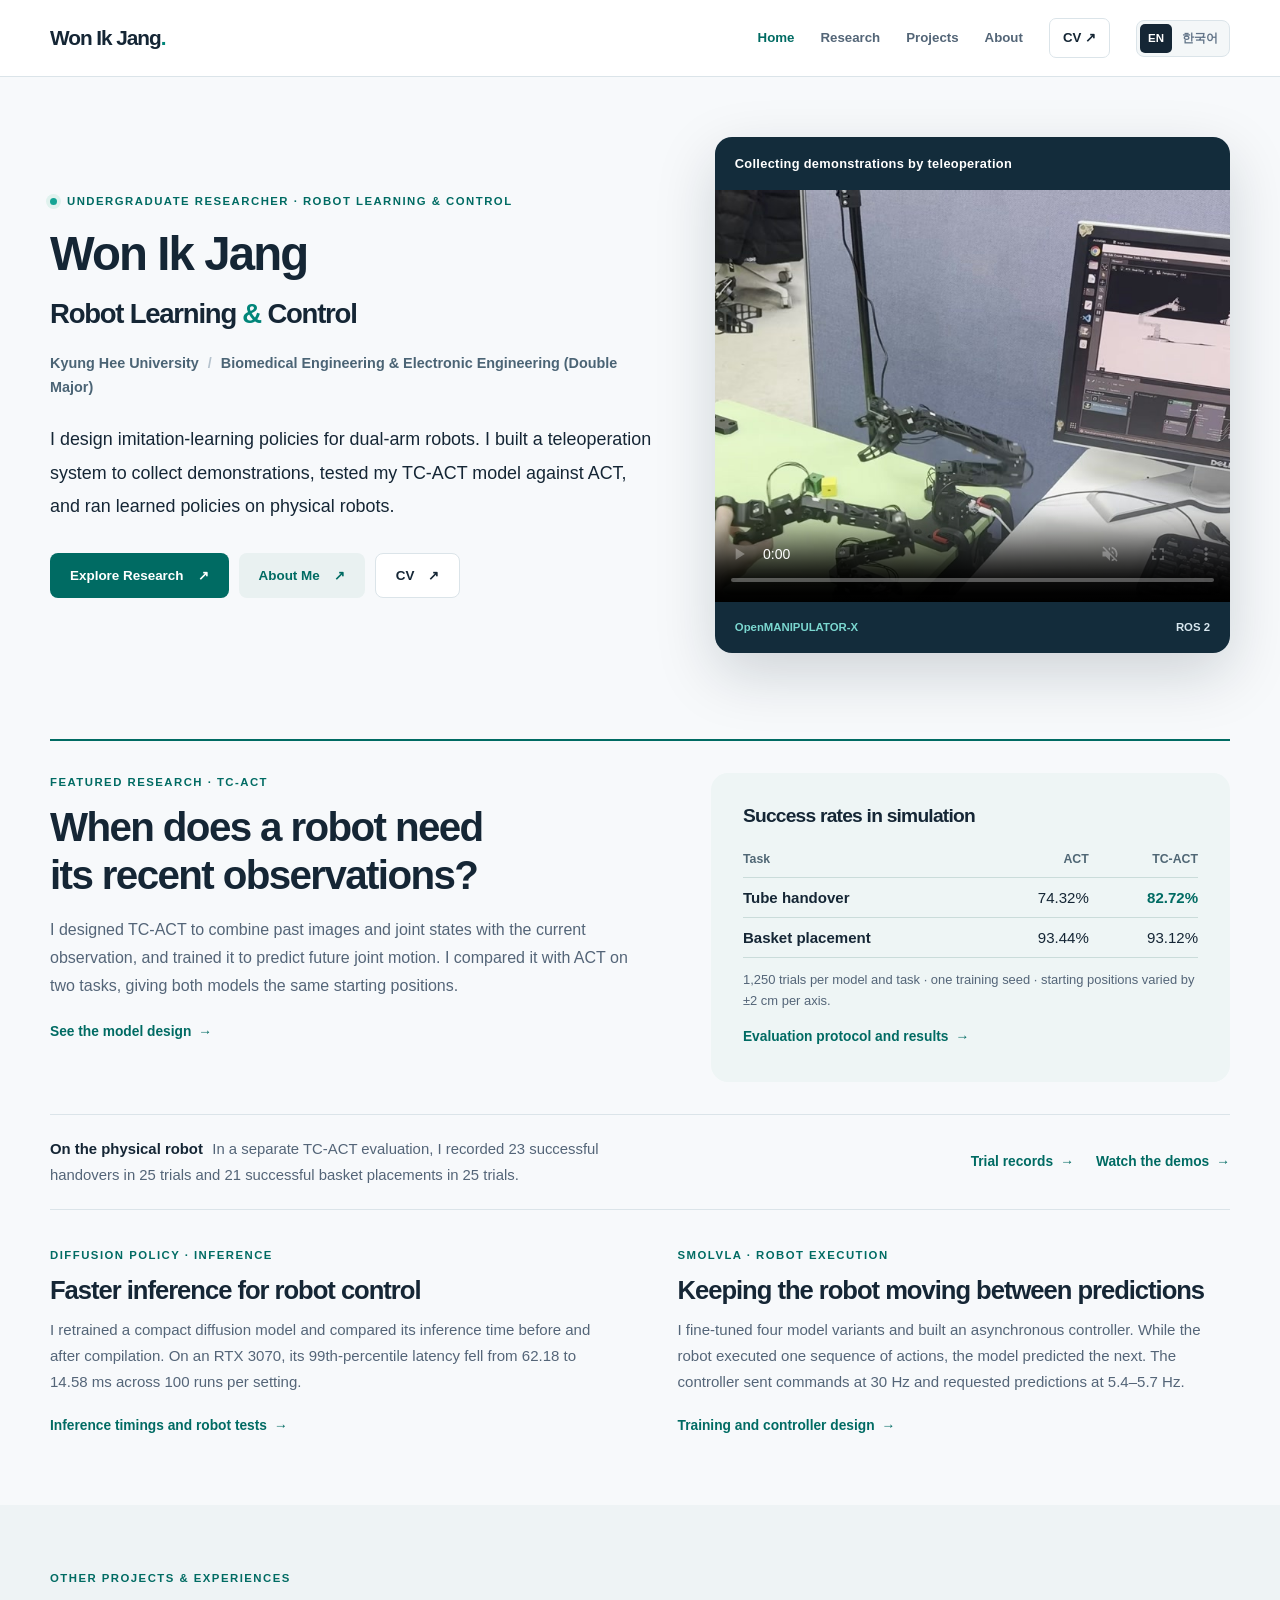
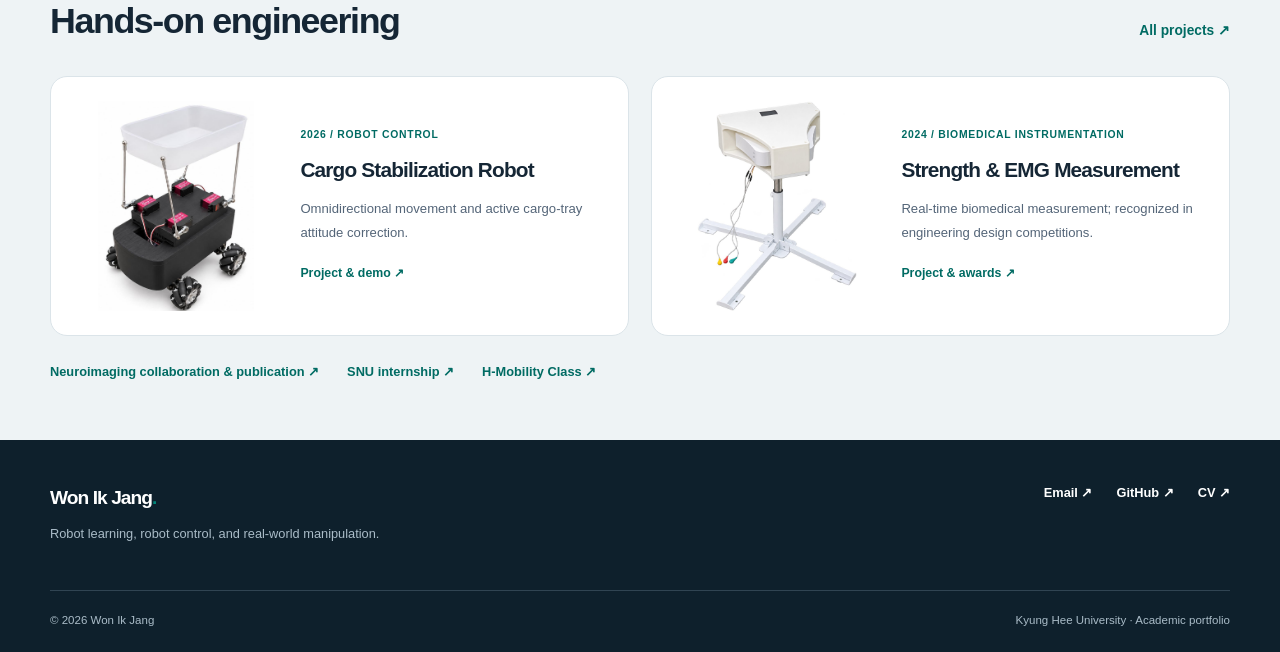
<file: docs/index.html>
<!DOCTYPE html>

<html data-portfolio-page="home" lang="en">
<head>
<meta charset="utf-8"/>
<meta content="width=device-width, initial-scale=1" name="viewport"/>
<meta content="#f6f8fb" name="theme-color"/>
<meta content="Won Ik Jang studies dual-arm robot learning through ACT/TC-ACT comparisons, Diffusion Policy deployment, and SmolVLA fine-tuning and execution." name="description"/>
<meta content="website" property="og:type"/>
<meta content="Won Ik Jang | Robot Learning &amp; Control" property="og:title"/>
<meta content="Won Ik Jang studies dual-arm robot learning through ACT/TC-ACT comparisons, Diffusion Policy deployment, and SmolVLA fine-tuning and execution." property="og:description"/>
<meta content="https://green101630-jwi.github.io/literate-octo-doodle/assets/media/dual-arm-workspace.jpg" property="og:image"/>
<title data-title-en="Won Ik Jang | Robot Learning &amp; Control" data-title-ko="장원익 | 로봇 학습 및 제어">Won Ik Jang | Robot Learning &amp; Control</title>
<link href="portfolio.css" rel="stylesheet"/>
<link href="research-enhancements.css" rel="stylesheet"/>
<link href="home.css?v=20261115-research" rel="stylesheet"/>
<script defer="" src="portfolio.js"></script>
</head>
<body>
<a class="skip" href="#main"><span data-locale="en">Skip to content</span><span data-locale="ko">본문으로 건너뛰기</span></a>
<header class="topbar"><div class="wrap nav-row"><a aria-label="Won Ik Jang homepage" class="brand" href="./?v=feedback-20261107-v1">Won Ik Jang<span class="brand-dot">.</span></a><button aria-controls="site-nav" aria-expanded="false" class="mobile-menu" data-menu-toggle="" type="button">Menu <span aria-hidden="true">☰</span></button><nav aria-label="Main navigation" class="primary-nav" data-site-nav="" id="site-nav"><a aria-current="page" href="./?v=feedback-20261107-v1"><span data-locale="en">Home</span><span data-locale="ko">홈</span></a><a href="research/?v=feedback-20261107-v1"><span data-locale="en">Research</span><span data-locale="ko">연구</span></a><a href="projects/?v=feedback-20261107-v1"><span data-locale="en">Projects</span><span data-locale="ko">프로젝트</span></a><a href="about/?v=feedback-20261107-v1"><span data-locale="en">About</span><span data-locale="ko">소개</span></a><a class="nav-cv" href="assets/WonIkJang_CV.pdf?v=31153842b9fe" rel="noopener" target="_blank">CV ↗</a><div aria-label="Language" class="language-switch" role="group"><button aria-pressed="true" data-language="en" type="button">EN</button><button aria-pressed="false" data-language="ko" type="button">한국어</button></div></nav></div></header>
<main id="main">
<section aria-labelledby="hero-name" class="hero wrap">
<div class="hero-copy">
<p class="eyebrow"><span class="pulse"></span><span data-locale="en">UNDERGRADUATE RESEARCHER · ROBOT LEARNING &amp; CONTROL</span><span data-locale="ko">학부연구생 · 로봇 학습 및 제어</span></p>
<h1 id="hero-name">Won Ik Jang<span class="heading-line"> <span data-locale="en">Robot Learning <em>&amp;</em> Control</span><span data-locale="ko">로봇 학습 <em>&amp;</em> 제어</span></span></h1>
<p class="identity">Kyung Hee University <span class="sep">/</span> <span data-locale="en">Biomedical Engineering &amp; Electronic Engineering (Double Major)</span><span data-locale="ko">생체의공학 · 전자공학 복수전공</span></p>
<p class="hero-lead"><span data-locale="en">I design imitation-learning policies for dual-arm robots. I built a teleoperation system to collect demonstrations, tested my TC-ACT model against ACT, and ran learned policies on physical robots.</span><span data-locale="ko">사람의 시연에서 양팔 로봇의 동작을 학습하는 정책을 설계합니다. 시연 수집용 원격 조작 시스템을 구축했고, 직접 설계한 TC-ACT를 기존 ACT와 비교한 뒤 학습한 정책을 실물 로봇에서 구동했습니다.</span></p>
<div class="hero-actions"><a class="btn primary" href="research/"><span data-locale="en">Explore Research</span><span data-locale="ko">연구 살펴보기</span><span aria-hidden="true"> ↗</span></a><a class="btn subtle" href="about/"><span data-locale="en">About Me</span><span data-locale="ko">자기소개</span><span aria-hidden="true"> ↗</span></a><a class="btn ghost" href="assets/WonIkJang_CV.pdf?v=31153842b9fe" rel="noopener" target="_blank">CV <span aria-hidden="true">↗</span></a></div>
</div>
<div class="hero-media">
<div class="media-label" id="teleoperation-title"><span data-locale="en">Collecting demonstrations by teleoperation</span><span data-locale="ko">원격 조작으로 양팔 시연 수집</span></div>
<video aria-labelledby="teleoperation-title" controls="" muted="" playsinline="" poster="assets/media/dual-arm-workspace.jpg" preload="metadata"><source src="assets/media/dual-arm-teleoperation.mp4" type="video/mp4"/></video>
<div class="media-caption"><span>OpenMANIPULATOR-X</span><span>ROS 2</span></div>
</div>
</section>
<section aria-labelledby="research-heading" class="section wrap home-contributions">
  <div class="home-study">
    <div class="home-study-copy">
      <p class="eyebrow"><span data-locale="en">FEATURED RESEARCH · TC-ACT</span><span data-locale="ko">대표 연구 · TC-ACT</span></p>
      <h2 id="research-heading"><span data-locale="en">When does a robot need its recent observations?</span><span data-locale="ko">로봇에게 이전 장면이 필요한 작업은 무엇일까?</span></h2>
      <p><span data-locale="en">I designed TC-ACT to combine past images and joint states with the current observation, and trained it to predict future joint motion. I compared it with ACT on two tasks, giving both models the same starting positions.</span><span data-locale="ko">현재 장면과 함께 과거 영상·관절 상태를 읽고, 학습 중에는 다음 관절 움직임도 예측하는 TC-ACT를 설계했습니다. 두 모델에 같은 초기 배치를 주고, 튜브 건네기와 바구니에 물체 놓기에서 기존 ACT와 비교했습니다.</span></p>
      <a class="inline-link" href="research/#act-tc"><span data-locale="en">See the model design</span><span data-locale="ko">모델 설계 보기</span> <span aria-hidden="true">→</span></a>
    </div>
    <div class="home-study-result">
      <h3 id="home-simulation"><span data-locale="en">Success rates in simulation</span><span data-locale="ko">시뮬레이션 작업 성공률</span></h3>
      <table aria-labelledby="home-simulation">
        <thead><tr><th scope="col"><span data-locale="en">Task</span><span data-locale="ko">작업</span></th><th scope="col">ACT</th><th scope="col">TC-ACT</th></tr></thead>
        <tbody>
          <tr><th scope="row"><span data-locale="en">Tube handover</span><span data-locale="ko">튜브 건네기</span></th><td>74.32%</td><td><strong>82.72%</strong></td></tr>
          <tr><th scope="row"><span data-locale="en">Basket placement</span><span data-locale="ko">바구니에 놓기</span></th><td>93.44%</td><td>93.12%</td></tr>
        </tbody>
      </table>
      <p><span data-locale="en">1,250 trials per model and task · one training seed · starting positions varied by ±2 cm per axis.</span><span data-locale="ko">모델·작업별 1,250회 · 학습 시드 1개 · 가로·세로 각 축의 초기 위치 범위 ±2 cm.</span></p>
      <a class="inline-link" href="research/#results"><span data-locale="en">Evaluation protocol and results</span><span data-locale="ko">평가 조건과 전체 결과</span> <span aria-hidden="true">→</span></a>
    </div>
  </div>
  <div class="home-physical">
    <p><strong><span data-locale="en">On the physical robot</span><span data-locale="ko">실물 로봇 평가</span></strong> <span data-locale="en">In a separate TC-ACT evaluation, I recorded 23 successful handovers in 25 trials and 21 successful basket placements in 25 trials.</span><span data-locale="ko">TC-ACT를 실물에서 별도로 평가했습니다. 작업당 25회 중 튜브 건네기는 23회, 바구니에 놓기는 21회 성공했습니다.</span></p>
    <div class="home-study-links">
      <a class="inline-link" href="research/#deployment"><span data-locale="en">Trial records</span><span data-locale="ko">실험 기록</span> <span aria-hidden="true">→</span></a>
      <a class="inline-link" href="research/#policy-videos"><span data-locale="en">Watch the demos</span><span data-locale="ko">시연 영상</span> <span aria-hidden="true">→</span></a>
    </div>
  </div>
  <div class="home-followups">
    <article>
      <p class="eyebrow"><span data-locale="en">DIFFUSION POLICY · INFERENCE</span><span data-locale="ko">확산 정책 · 추론 시간</span></p>
      <h3><span data-locale="en">Faster inference for robot control</span><span data-locale="ko">로봇 제어를 위한 추론 시간 단축</span></h3>
      <p><span data-locale="en">I retrained a compact diffusion model and compared its inference time before and after compilation. On an RTX 3070, its 99th-percentile latency fell from 62.18 to 14.58 ms across 100 runs per setting.</span><span data-locale="ko">소형 확산 모델을 재학습하고 컴파일 전후의 추론 시간을 비교했습니다. RTX 3070에서 조건별 100회 측정했을 때, 모델 단독 추론의 99백분위 지연은 62.18밀리초에서 14.58밀리초로 줄었습니다.</span></p>
      <a class="inline-link" href="research/#diffusion"><span data-locale="en">Inference timings and robot tests</span><span data-locale="ko">추론 측정값과 실물 구동 기록</span> <span aria-hidden="true">→</span></a>
    </article>
    <article>
      <p class="eyebrow"><span data-locale="en">SMOLVLA · ROBOT EXECUTION</span><span data-locale="ko">스몰VLA · 실물 구동</span></p>
      <h3><span data-locale="en">Keeping the robot moving between predictions</span><span data-locale="ko">모델이 다음 동작을 계산하는 동안 로봇 움직이기</span></h3>
      <p><span data-locale="en">I fine-tuned four model variants and built an asynchronous controller. While the robot executed one sequence of actions, the model predicted the next. The controller sent commands at 30 Hz and requested predictions at 5.4–5.7 Hz.</span><span data-locale="ko">네 가지 구성으로 모델을 미세조정하고, 로봇이 동작을 수행하는 동안 다음 동작을 미리 계산하는 제어기를 구현했습니다. 실물에서 초당 30회 명령을 보내면서 모델에는 초당 5.4~5.7회 새 예측을 요청했습니다.</span></p>
      <a class="inline-link" href="research/#smolvla"><span data-locale="en">Training and controller design</span><span data-locale="ko">학습 조건과 제어기 구조</span> <span aria-hidden="true">→</span></a>
    </article>
  </div>
</section>

<section class="section alternate" id="other-projects"><div class="wrap">
<div class="section-head"><div><p class="eyebrow">OTHER PROJECTS &amp; EXPERIENCES</p><h2><span data-locale="en">Hands-on engineering</span><span data-locale="ko">직접 만든 공학 프로젝트</span></h2></div><a class="inline-link" href="projects/?v=feedback-20261107-v1"><span data-locale="en">All projects ↗</span><span data-locale="ko">프로젝트 전체 보기 ↗</span></a></div>
<div class="home-project-grid">
<a class="home-project" href="projects/?v=feedback-20261107-v1#mecanum"><div class="home-project-visual"><img alt="Cargo stabilization robot prototype" data-alt-en="Cargo stabilization robot prototype" data-alt-ko="적재함 자세 안정화 로봇 시제품" height="1024" loading="lazy" src="assets/media/projects/cargo-stabilization.jpg" width="759"/></div><div><p class="eyebrow">2026 / ROBOT CONTROL</p><h3><span data-locale="en">Cargo Stabilization Robot</span><span data-locale="ko">적재함 자세 안정화 로봇</span></h3><p><span data-locale="en">Omnidirectional movement and active cargo-tray attitude correction.</span><span data-locale="ko">전방향 이동과 적재함의 능동 자세 보정을 결합한 로봇입니다.</span></p><span class="text-link"><span data-locale="en">Project &amp; demo ↗</span><span data-locale="ko">프로젝트·시연 보기 ↗</span></span></div></a>
<a class="home-project" href="projects/?v=feedback-20261107-v1#emg"><div class="home-project-visual"><img alt="Thigh strength and EMG measurement device" data-alt-en="Thigh strength and EMG measurement device" data-alt-ko="허벅지 근력·근전도 측정 기기" height="1200" loading="lazy" src="assets/media/projects/emg-force-device.jpg" width="914"/></div><div><p class="eyebrow">2024 / BIOMEDICAL INSTRUMENTATION</p><h3><span data-locale="en">Strength &amp; EMG Measurement</span><span data-locale="ko">근력·근전도 측정 기기</span></h3><p><span data-locale="en">Real-time biomedical measurement; recognized in engineering design competitions.</span><span data-locale="ko">실시간 생체 계측 기기를 제작하고 공학설계 경진대회에서 수상했습니다.</span></p><span class="text-link"><span data-locale="en">Project &amp; awards ↗</span><span data-locale="ko">프로젝트·수상 보기 ↗</span></span></div></a>
</div>
<div class="home-experience-links"><a href="about/?v=feedback-20261107-v1#publications"><span data-locale="en">Neuroimaging collaboration &amp; publication ↗</span><span data-locale="ko">의료영상 공동연구·논문 ↗</span></a><a href="projects/?v=feedback-20261107-v1#snu-internship"><span data-locale="en">SNU internship ↗</span><span data-locale="ko">서울대학교 인턴십 ↗</span></a><a href="https://veil-friend-d7f.notion.site/2026-H-40de7cbbddb28143a886daaf8b7a4e7d?source=copy_link" rel="noopener noreferrer" target="_blank"><span data-locale="en">H-Mobility Class ↗</span><span data-locale="ko">H-모빌리티 클래스 ↗</span></a></div>
</div></section>
</main>
<footer class="footer"><div class="wrap footer-grid"><div><a class="brand" href="./?v=feedback-20261107-v1">Won Ik Jang<span class="brand-dot">.</span></a><p><span data-locale="en">Robot learning, robot control, and real-world manipulation.</span><span data-locale="ko">로봇 학습과 제어, 그리고 실제 로봇 조작 연구.</span></p></div><div class="footer-right"><a href="mailto:green101630@gmail.com">Email ↗</a><a href="https://github.com/green101630-jwi" rel="noopener" target="_blank">GitHub ↗</a><a href="assets/WonIkJang_CV.pdf?v=31153842b9fe" rel="noopener" target="_blank">CV ↗</a></div></div><div class="wrap footer-bottom"><span>© 2026 Won Ik Jang</span><span><span data-locale="en">Kyung Hee University · Academic portfolio</span><span data-locale="ko">경희대학교 · 대학원 진학용 연구 포트폴리오</span></span></div></footer>
</body>
</html>
</file>
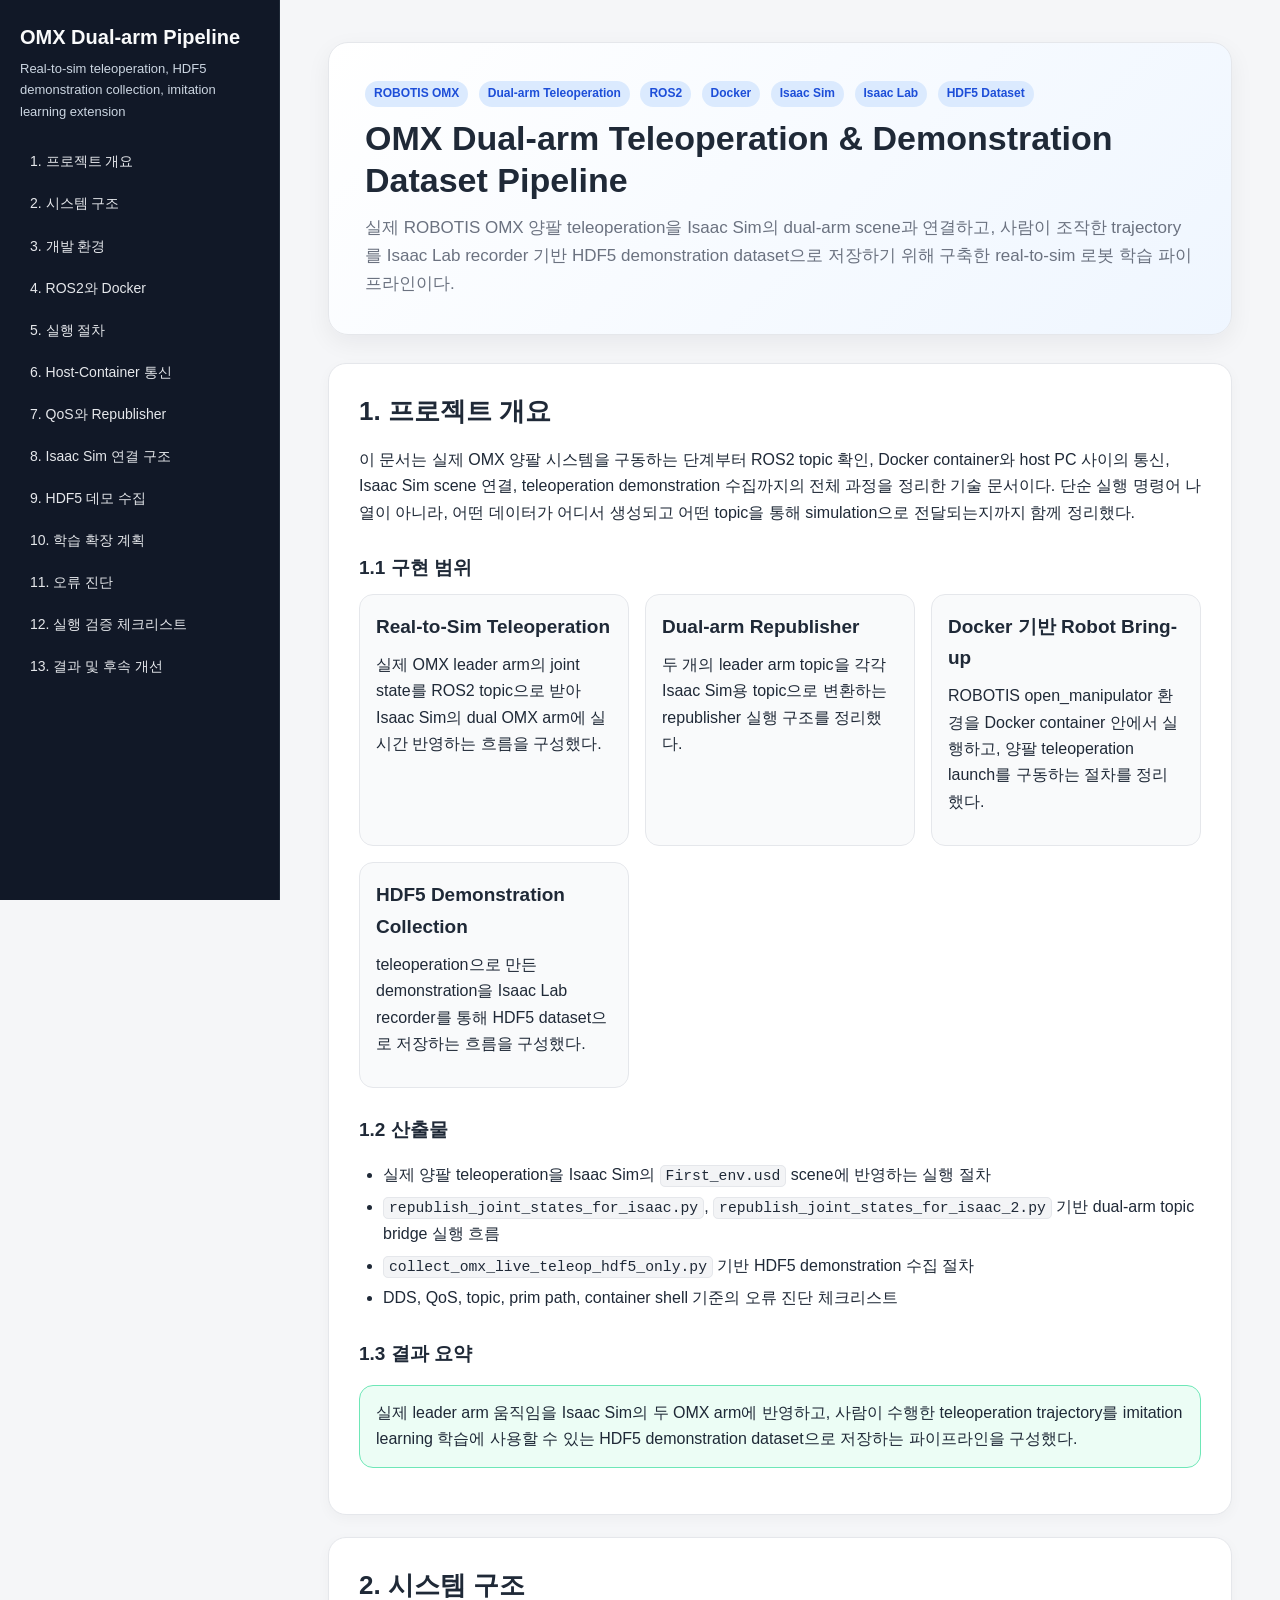
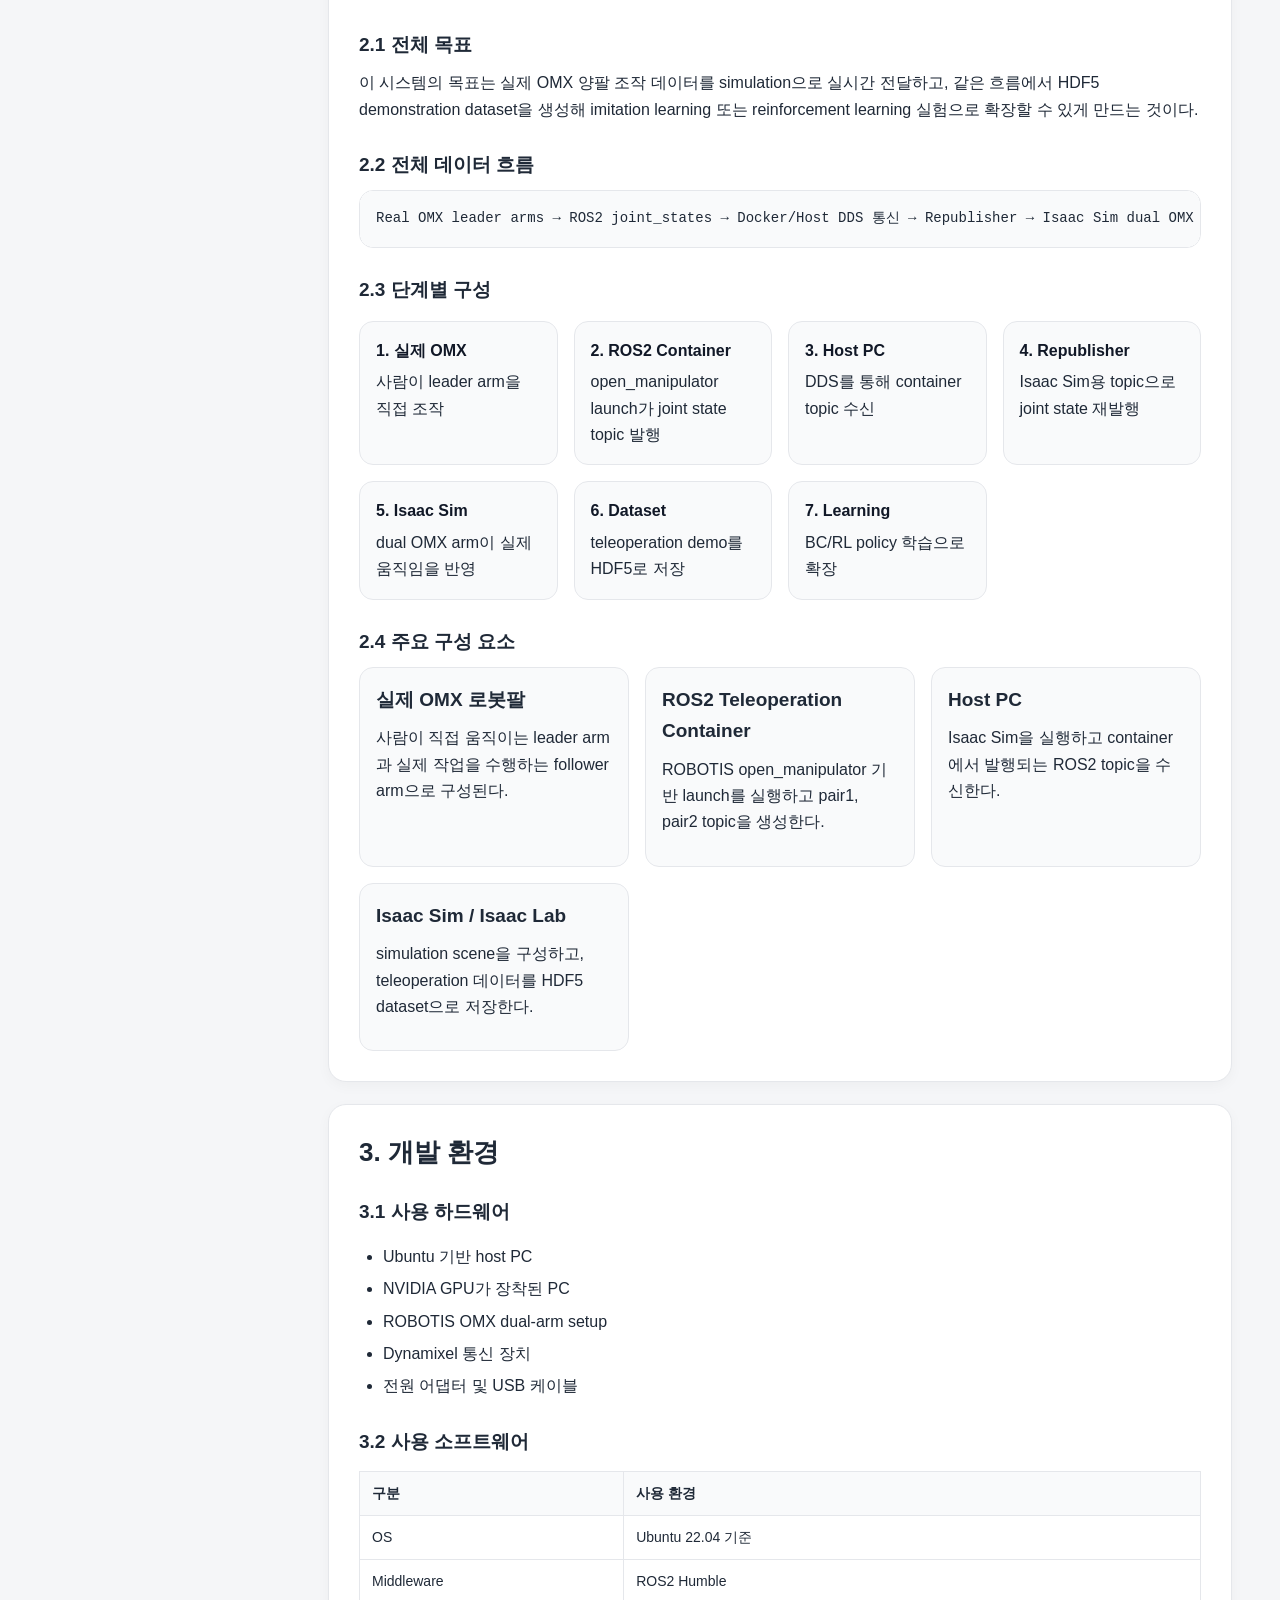
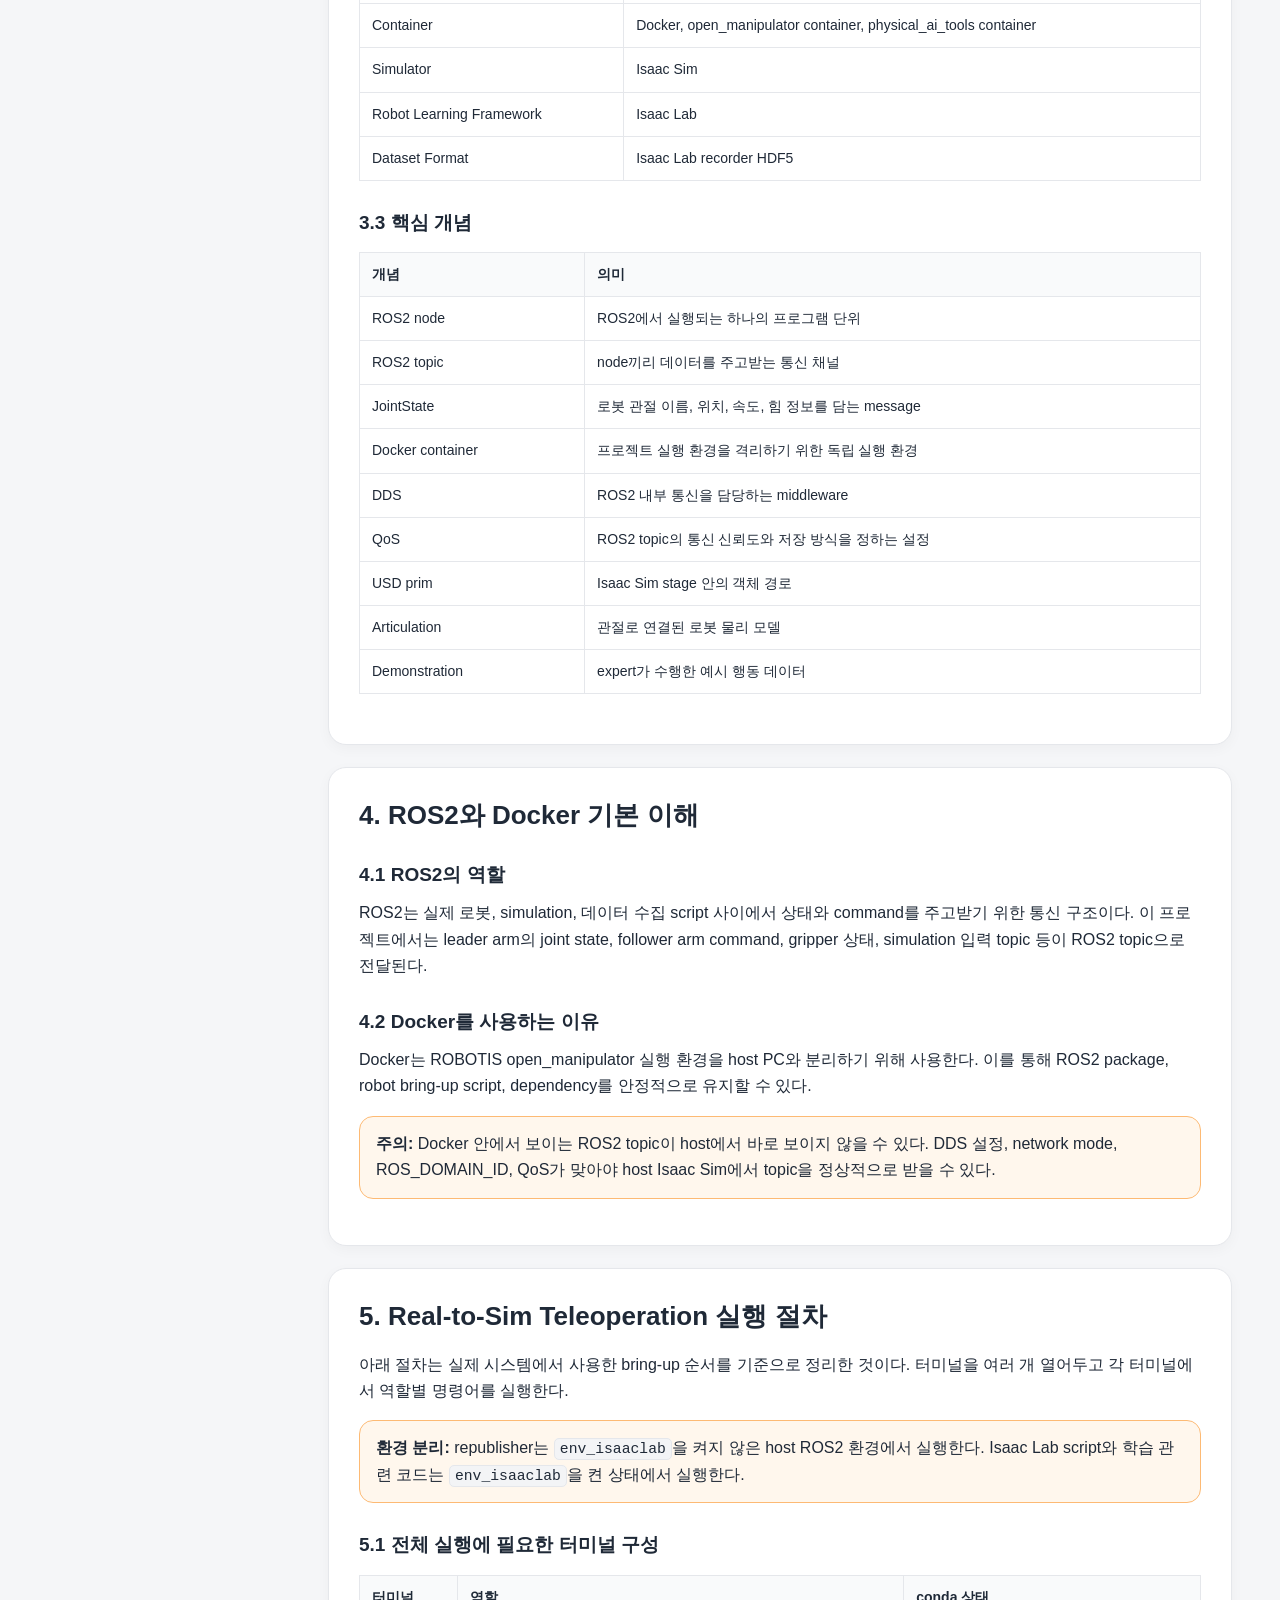
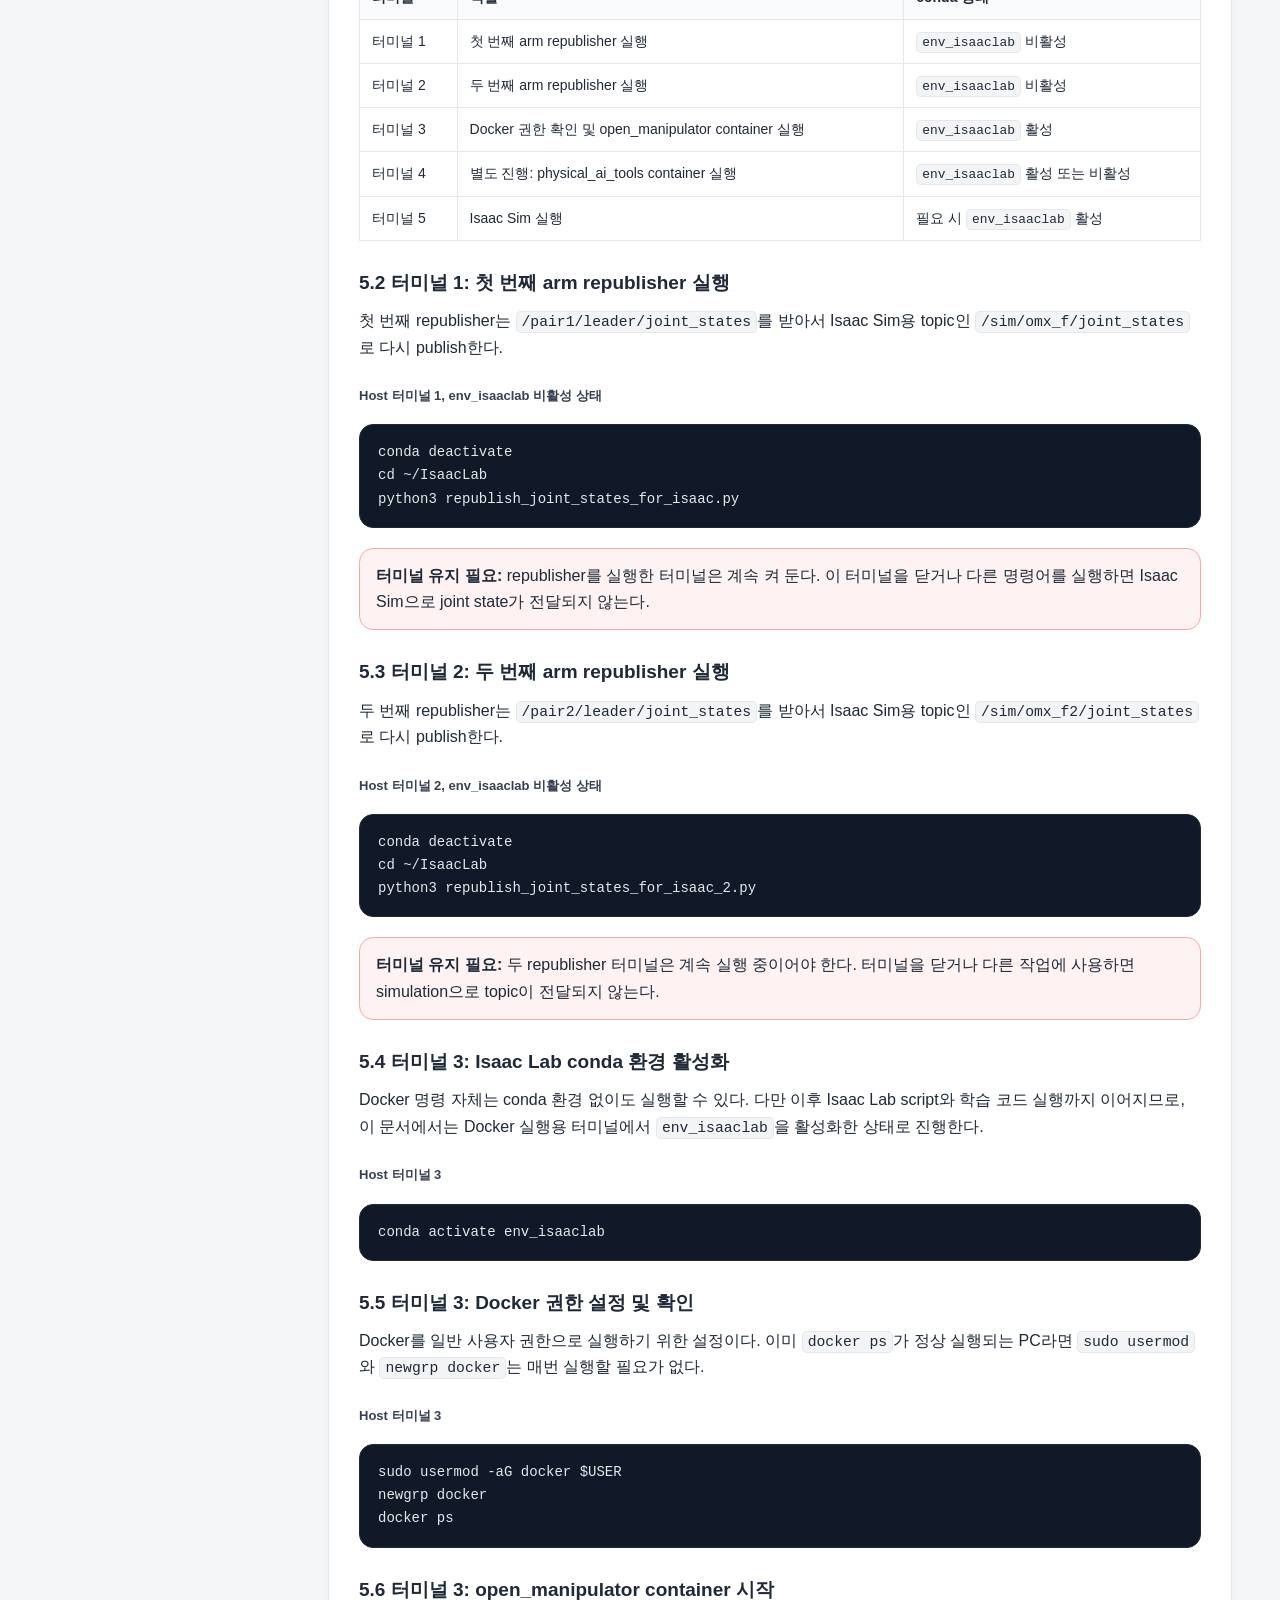
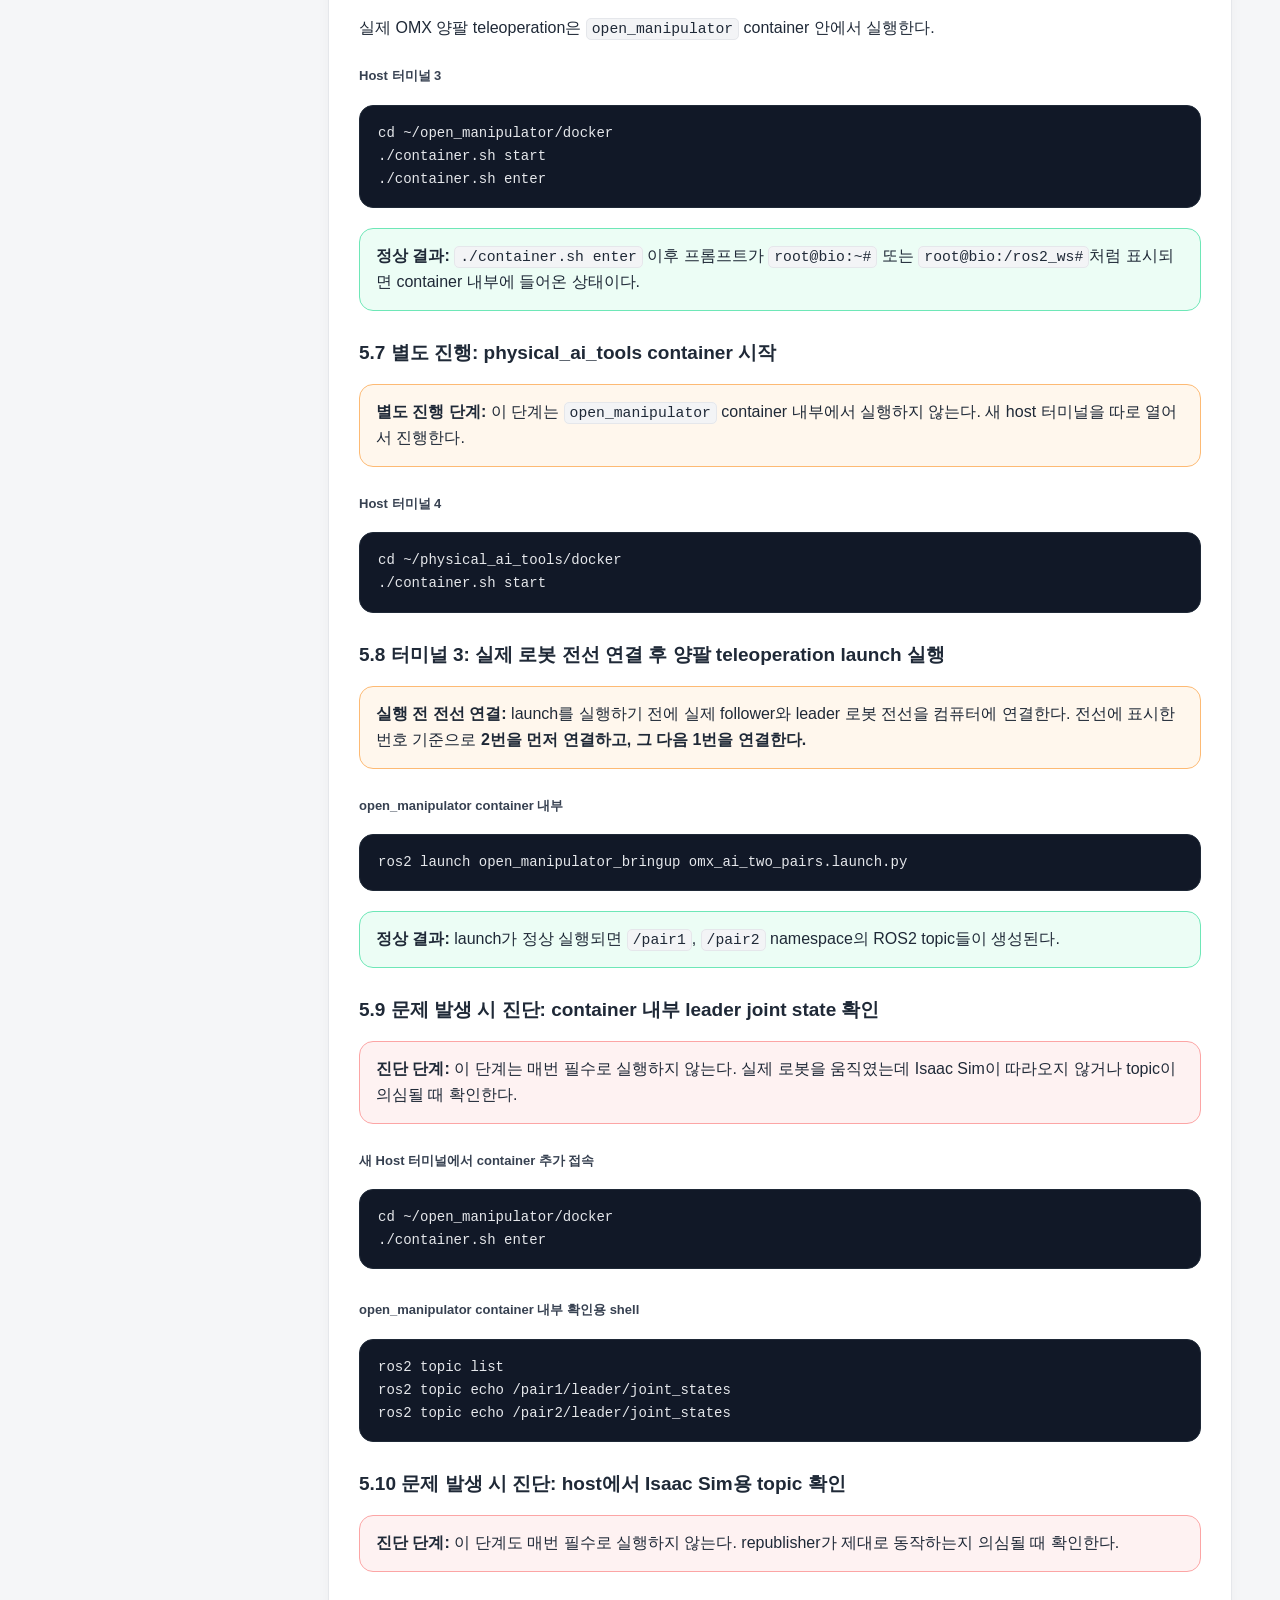
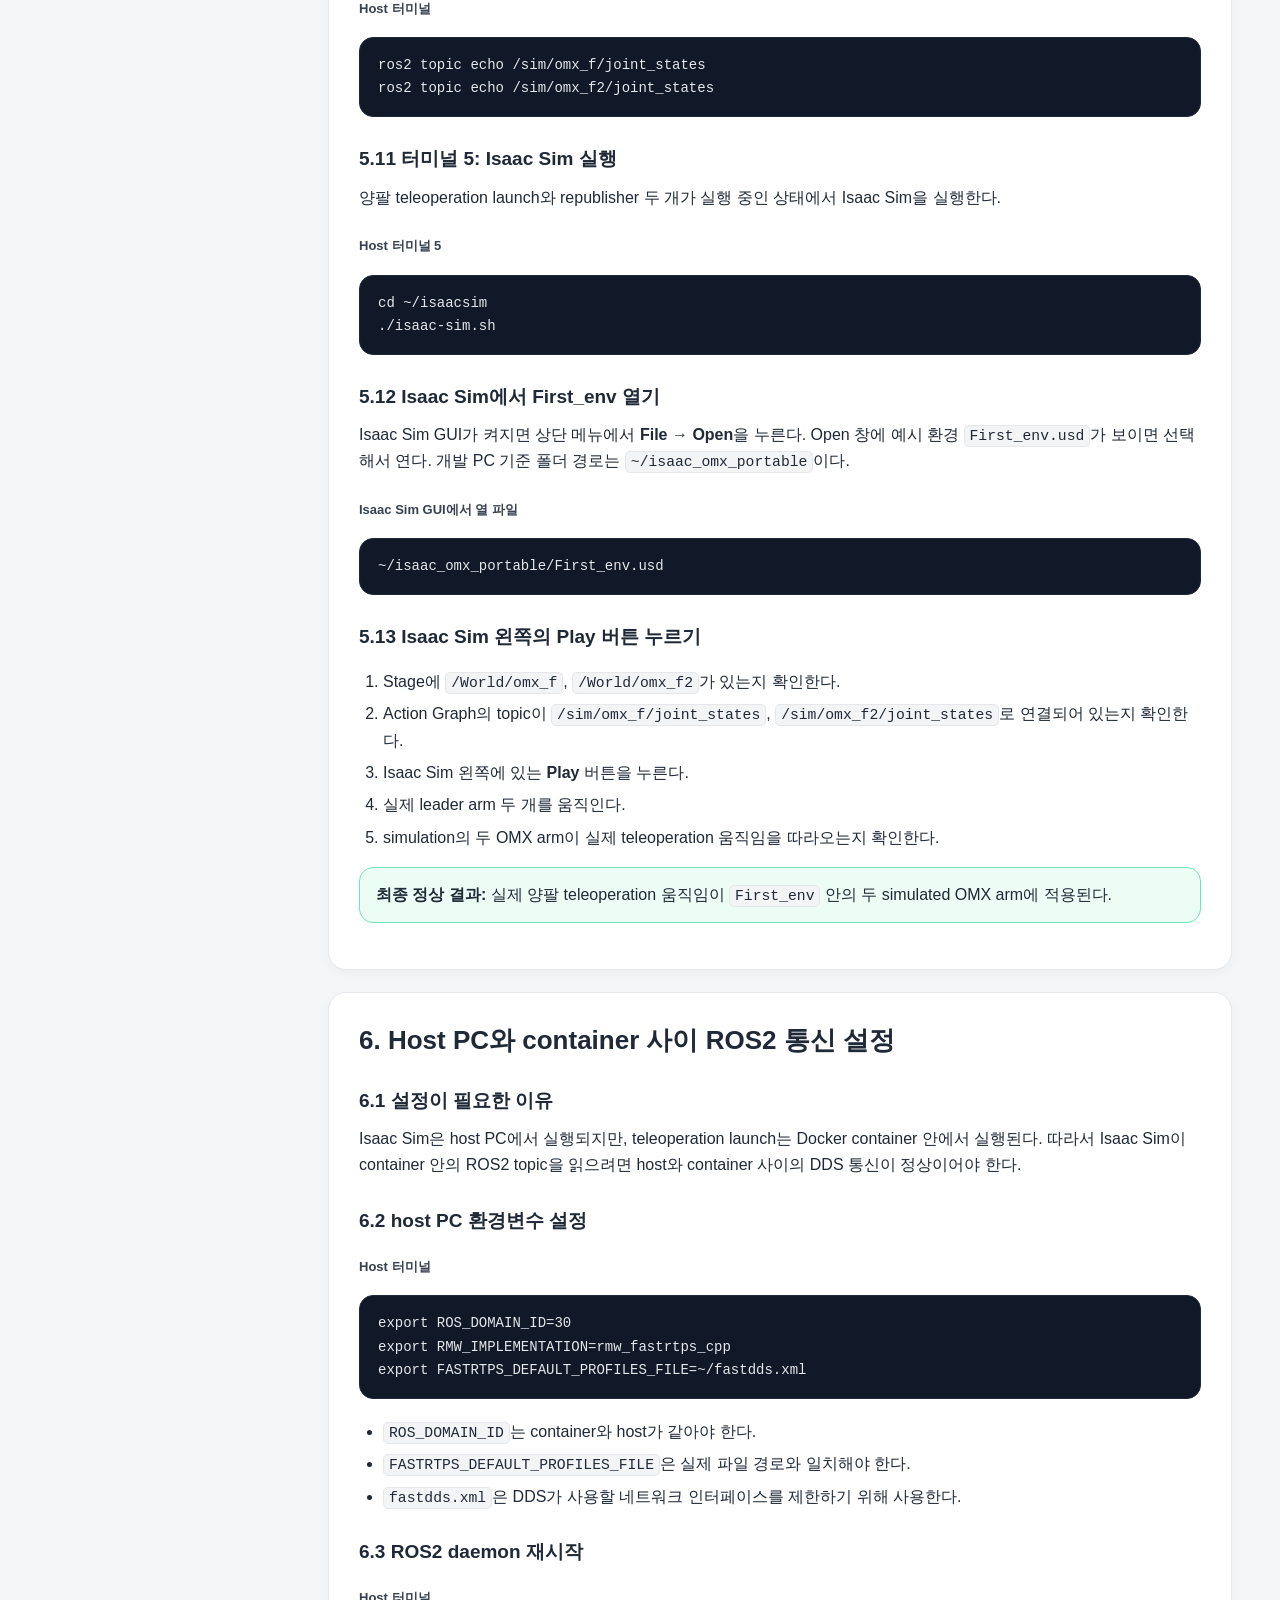
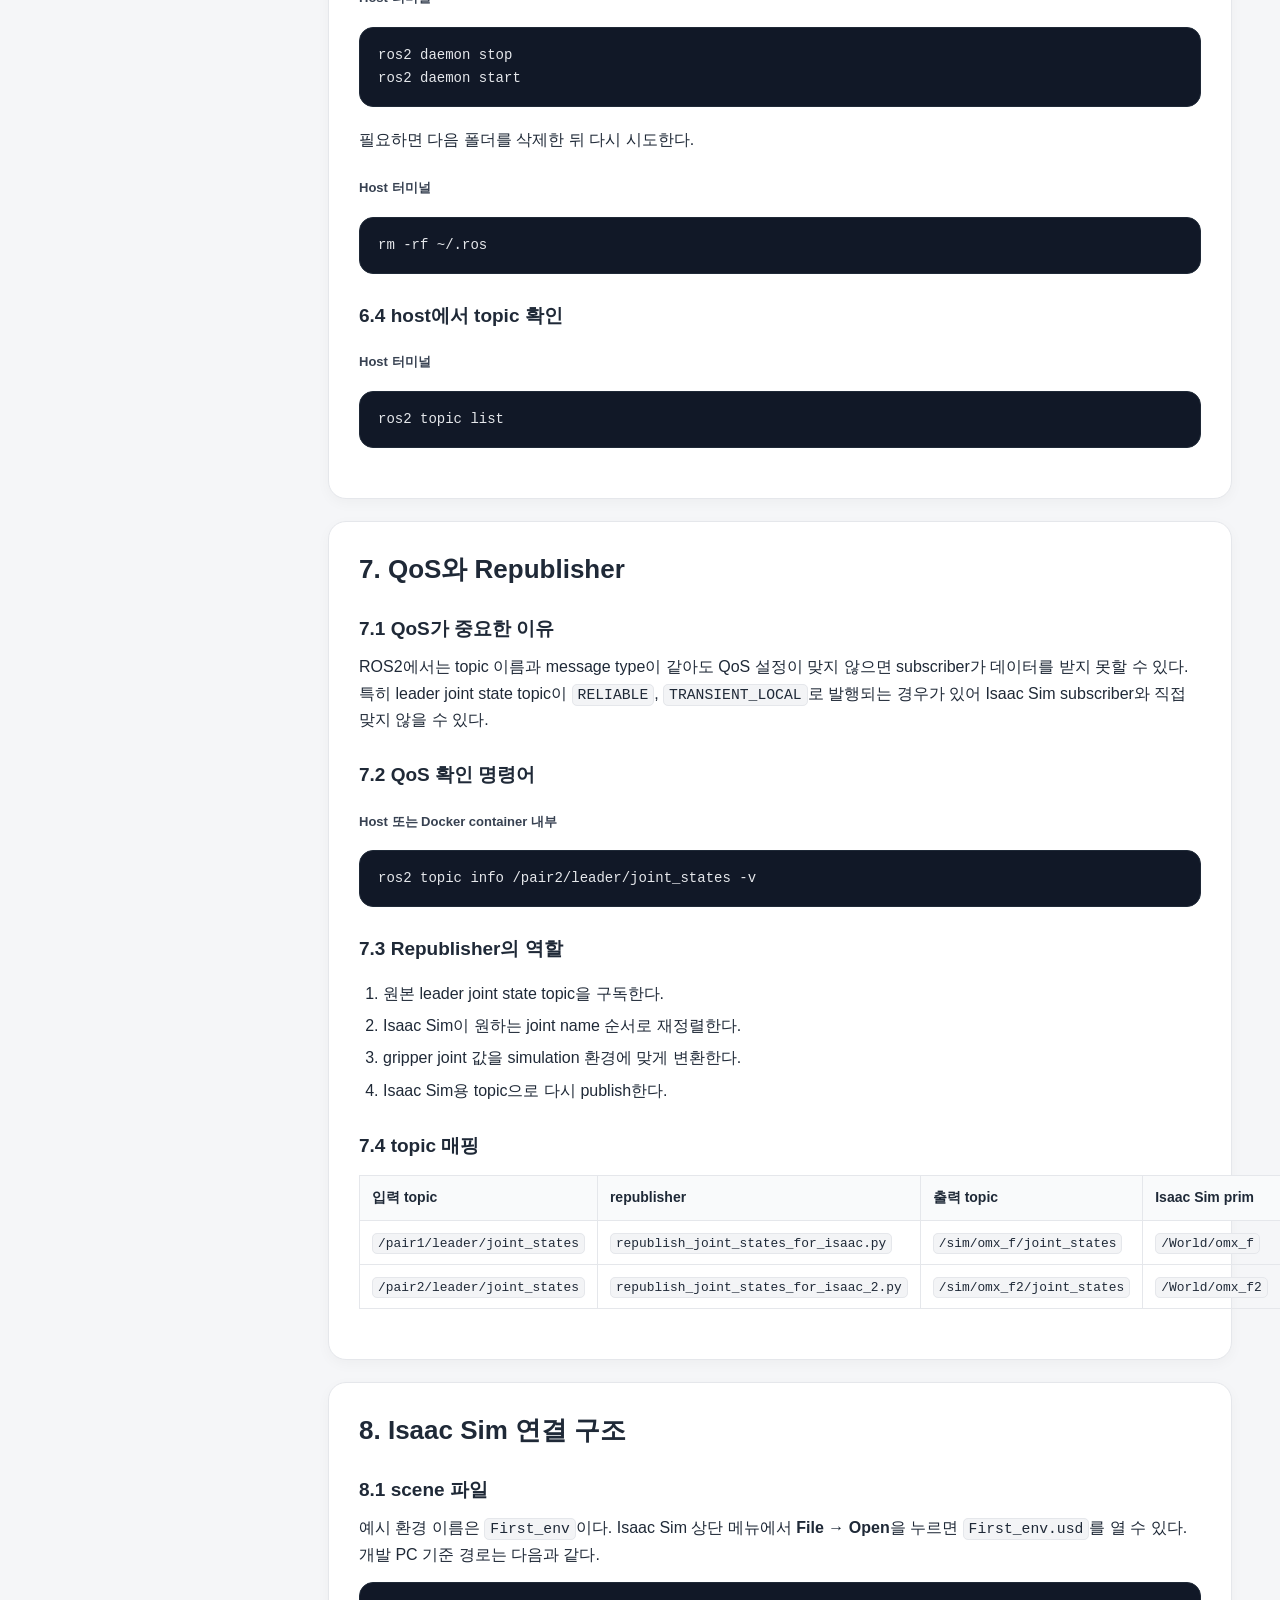
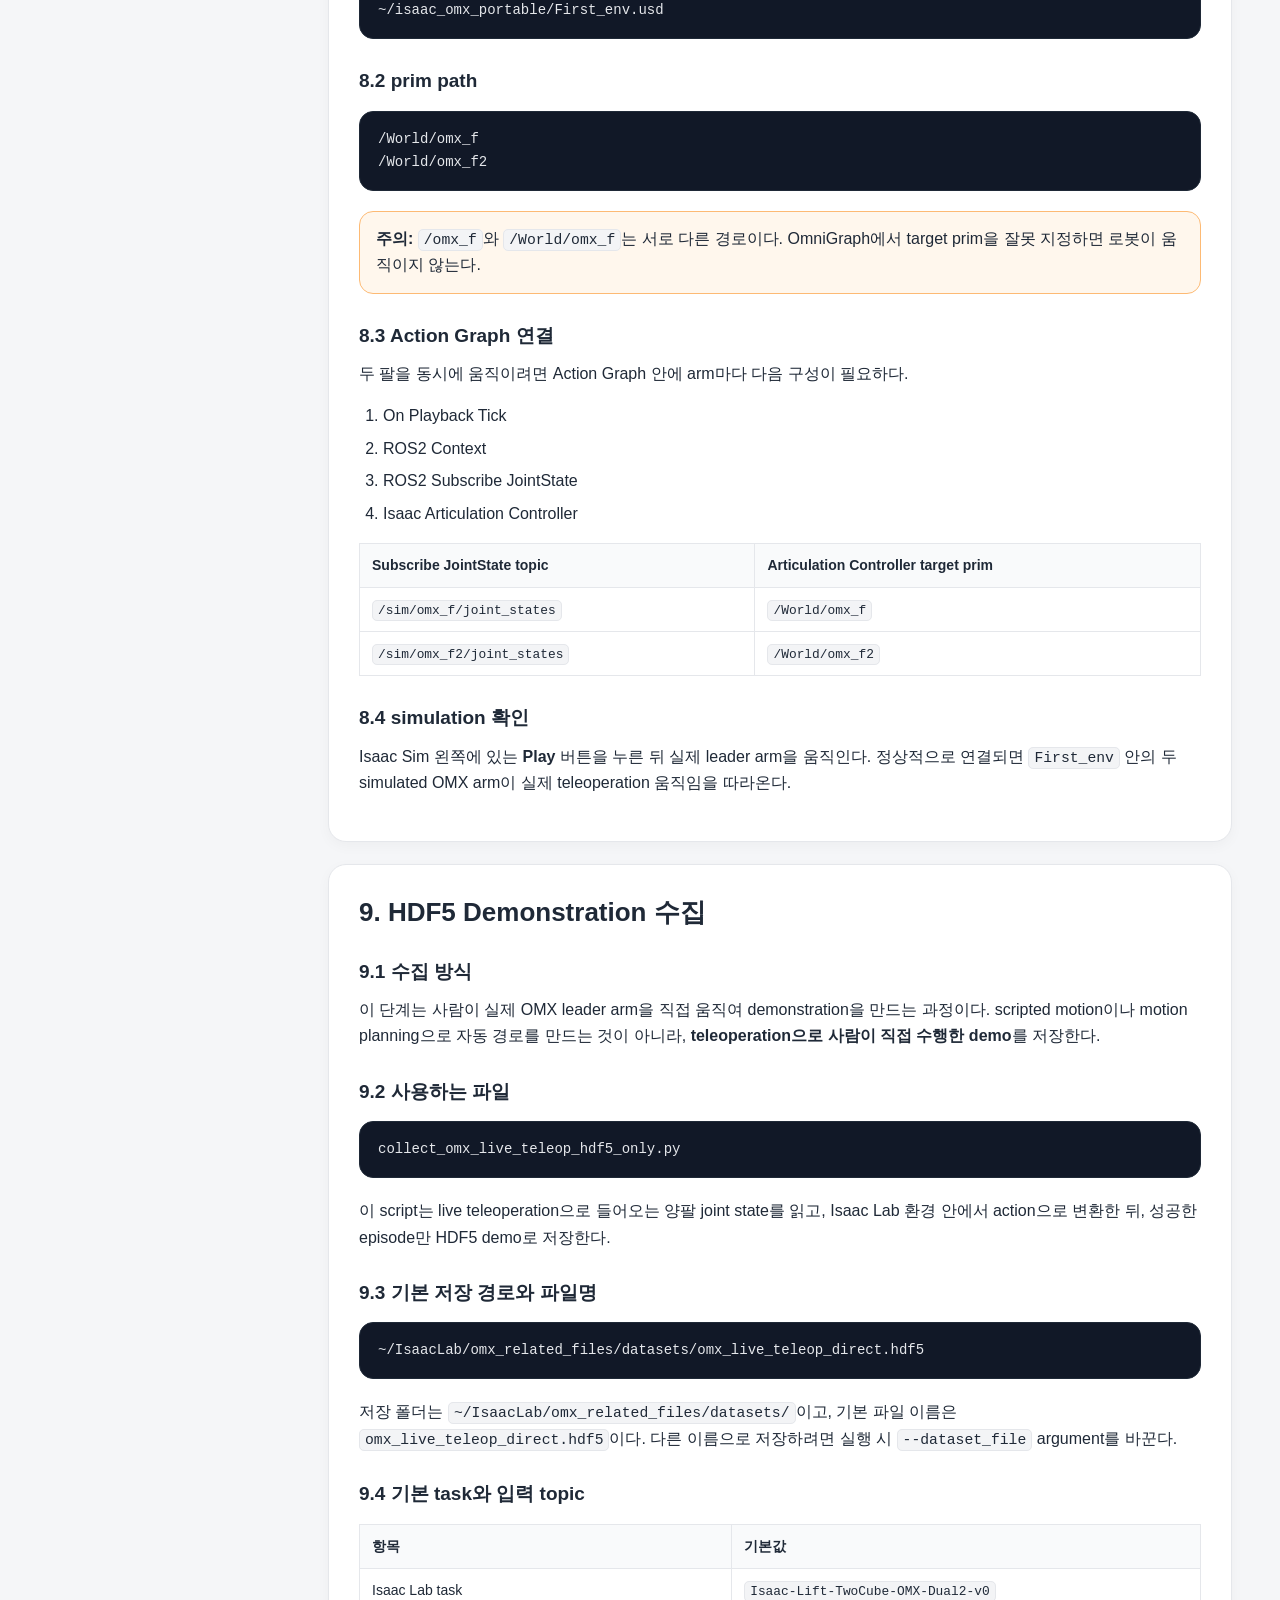
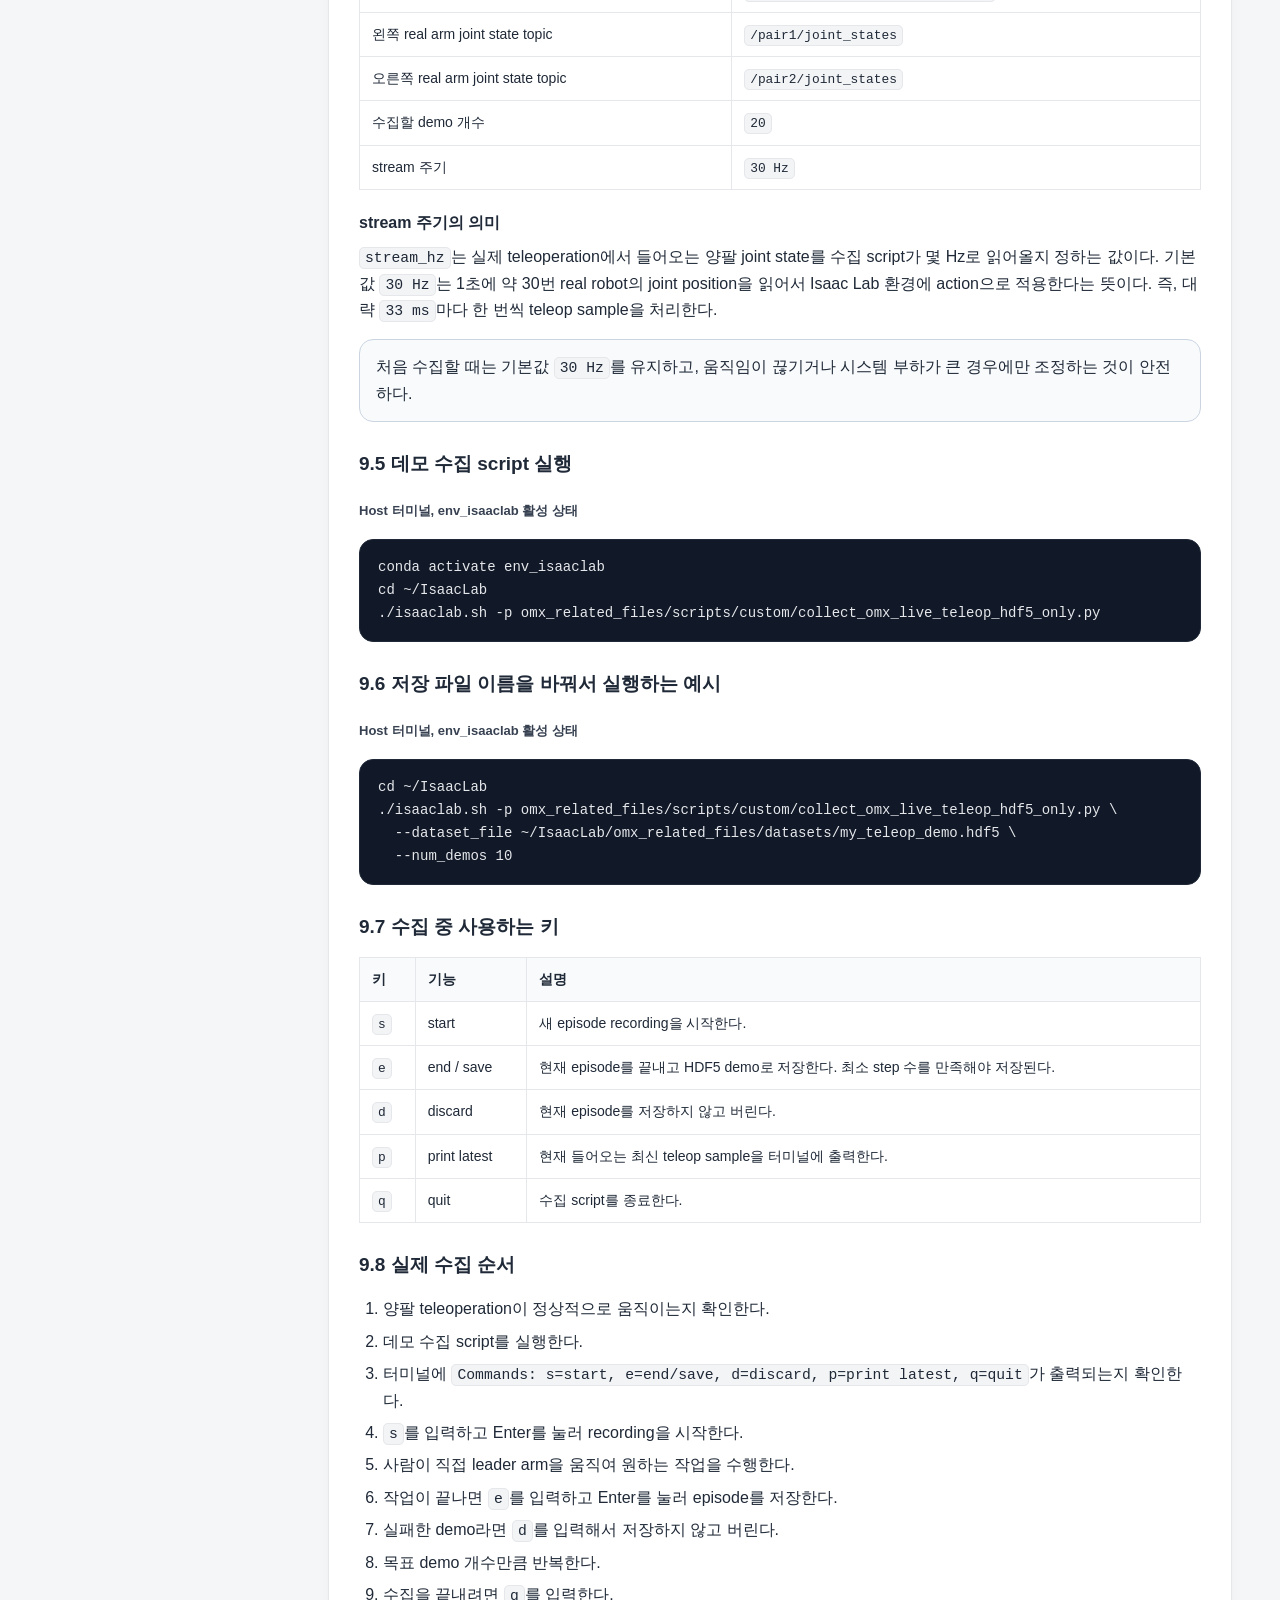
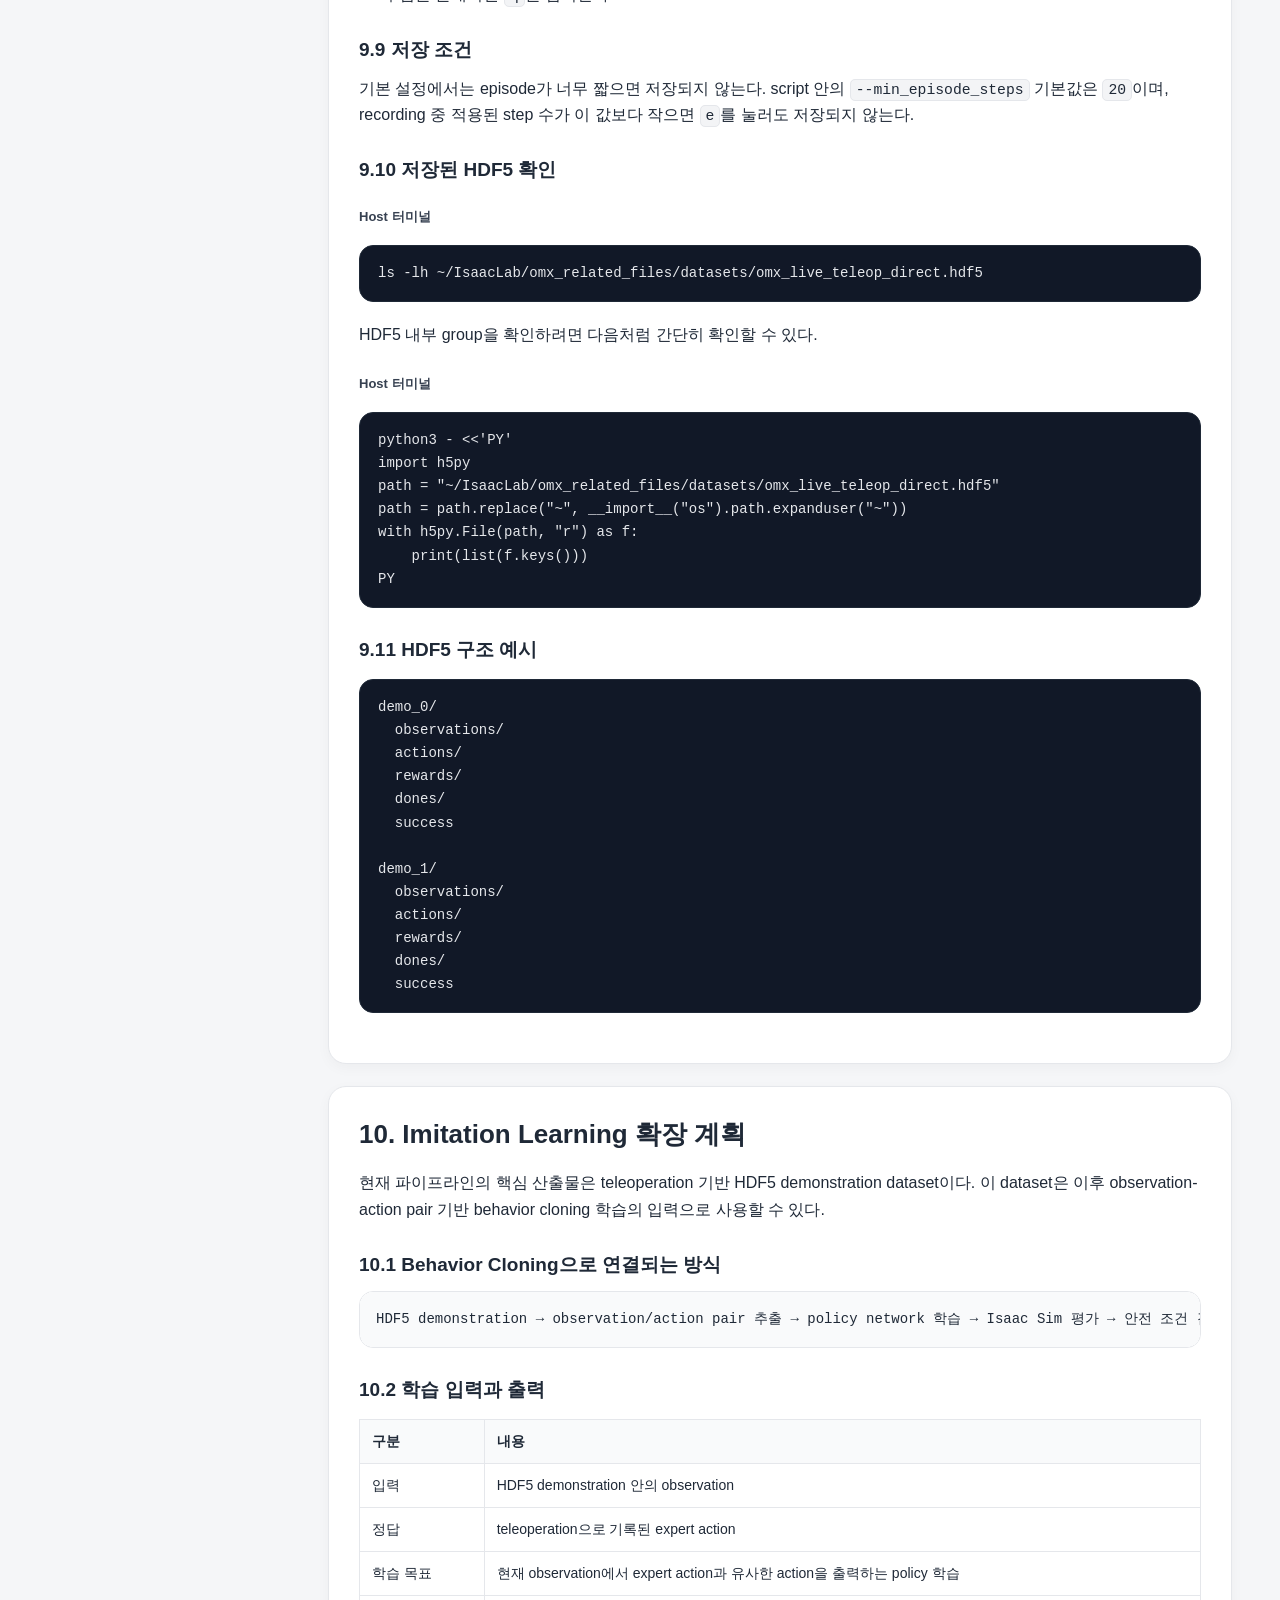
<file: portfolio/index.html>
<!DOCTYPE html>
<html lang="ko">
<head>
  <meta charset="UTF-8" />
  <meta name="viewport" content="width=device-width, initial-scale=1.0" />
  <title>OMX Dual-arm Teleoperation Pipeline</title>
  <style>
    :root {
      --bg: #f5f6f8;
      --panel: #ffffff;
      --text: #1f2937;
      --muted: #6b7280;
      --line: #e5e7eb;
      --code-bg: #111827;
      --code-text: #e5e7eb;
      --accent: #2563eb;
      --accent-soft: #dbeafe;
      --warning-bg: #fff7ed;
      --warning-line: #fdba74;
      --ok-bg: #ecfdf5;
      --ok-line: #6ee7b7;
      --bad-bg: #fef2f2;
      --bad-line: #fca5a5;
      --info-bg: #eff6ff;
      --info-line: #93c5fd;
    }

    * { box-sizing: border-box; }

    html { scroll-behavior: smooth; }

    body {
      margin: 0;
      font-family: -apple-system, BlinkMacSystemFont, "Segoe UI", Pretendard, Apple SD Gothic Neo, Noto Sans KR, sans-serif;
      background: var(--bg);
      color: var(--text);
      line-height: 1.65;
    }

    a { color: var(--accent); text-decoration: none; }
    a:hover { text-decoration: underline; }

    .layout {
      display: block;
      min-height: 100vh;
    }

    aside {
      position: fixed;
      top: 0;
      left: 0;
      width: 280px;
      height: 100vh;
      overflow-y: auto;
      background: #111827;
      color: #f9fafb;
      padding: 24px 20px;
      border-right: 1px solid #1f2937;
    }

    aside h1 {
      margin: 0 0 8px;
      font-size: 20px;
      line-height: 1.3;
    }

    aside p {
      margin: 0 0 20px;
      font-size: 13px;
      color: #cbd5e1;
    }

    nav a {
      display: block;
      padding: 8px 10px;
      margin: 3px 0;
      border-radius: 8px;
      color: #e5e7eb;
      font-size: 14px;
    }

    nav a:hover {
      background: #1f2937;
      text-decoration: none;
    }

    main {
      margin-left: 280px;
      max-width: 1120px;
      padding: 42px 48px 80px;
    }

    .hero {
      background: linear-gradient(135deg, #ffffff 0%, #eff6ff 100%);
      border: 1px solid var(--line);
      border-radius: 20px;
      padding: 36px;
      margin-bottom: 28px;
      box-shadow: 0 8px 24px rgba(15, 23, 42, 0.06);
    }

    .hero h2 {
      margin: 0 0 12px;
      font-size: 34px;
      line-height: 1.25;
    }

    .hero p {
      margin: 0;
      color: var(--muted);
      font-size: 17px;
    }

    section {
      background: var(--panel);
      border: 1px solid var(--line);
      border-radius: 18px;
      padding: 30px;
      margin: 22px 0;
      box-shadow: 0 4px 14px rgba(15, 23, 42, 0.035);
      scroll-margin-top: 20px;
    }

    h2 {
      margin: 0 0 18px;
      font-size: 26px;
      line-height: 1.35;
    }

    h3 {
      margin: 26px 0 10px;
      font-size: 19px;
    }

    h4 {
      margin: 18px 0 8px;
      font-size: 16px;
    }

    p { margin: 8px 0 14px; }
    ul, ol { padding-left: 24px; }
    li { margin: 6px 0; }

    code {
      font-family: "SFMono-Regular", Consolas, "Liberation Mono", Menlo, monospace;
      font-size: 0.92em;
      background: #f3f4f6;
      border: 1px solid #e5e7eb;
      padding: 2px 5px;
      border-radius: 5px;
    }

    pre {
      background: var(--code-bg);
      color: var(--code-text);
      padding: 16px 18px;
      border-radius: 14px;
      overflow-x: auto;
      margin: 14px 0 20px;
      border: 1px solid #1f2937;
    }

    pre code {
      background: transparent;
      border: 0;
      padding: 0;
      color: inherit;
      font-size: 14px;
    }

    table {
      width: 100%;
      border-collapse: collapse;
      margin: 14px 0 20px;
      font-size: 14px;
    }

    th, td {
      border: 1px solid var(--line);
      padding: 10px 12px;
      text-align: left;
      vertical-align: top;
    }

    th { background: #f9fafb; }

    .badge {
      display: inline-block;
      padding: 3px 9px;
      border-radius: 999px;
      font-size: 12px;
      font-weight: 600;
      color: #1d4ed8;
      background: var(--accent-soft);
      margin: 0 6px 10px 0;
    }

    .note, .warning, .success, .danger, .info {
      border-radius: 14px;
      padding: 14px 16px;
      margin: 16px 0;
    }

    .note { background: #f8fafc; border: 1px solid #cbd5e1; }
    .warning { background: var(--warning-bg); border: 1px solid var(--warning-line); }
    .success { background: var(--ok-bg); border: 1px solid var(--ok-line); }
    .danger { background: var(--bad-bg); border: 1px solid var(--bad-line); }
    .info { background: var(--info-bg); border: 1px solid var(--info-line); }

    .terminal-label {
      display: inline-block;
      margin: 10px 0 4px;
      font-size: 13px;
      font-weight: 700;
      color: #374151;
    }

    .flow, .two-col, .meta-grid {
      display: grid;
      gap: 16px;
    }

    .flow {
      grid-template-columns: repeat(auto-fit, minmax(180px, 1fr));
      margin-top: 16px;
    }

    .two-col {
      grid-template-columns: repeat(auto-fit, minmax(260px, 1fr));
    }

    .meta-grid {
      grid-template-columns: repeat(auto-fit, minmax(210px, 1fr));
      margin-top: 20px;
    }

    .card, .flow-item, .meta-card {
      border: 1px solid var(--line);
      background: #f9fafb;
      border-radius: 14px;
      padding: 16px;
    }

    .card h3, .meta-card h3 {
      margin-top: 0;
    }

    .flow-item strong, .meta-card strong {
      display: block;
      margin-bottom: 5px;
      color: #111827;
    }

    .pipeline {
      background: #f9fafb;
      border: 1px solid var(--line);
      border-radius: 14px;
      padding: 16px;
      overflow-x: auto;
      white-space: nowrap;
      font-family: "SFMono-Regular", Consolas, "Liberation Mono", Menlo, monospace;
      font-size: 14px;
    }

    .checklist {
      list-style: none;
      padding-left: 0;
    }

    .checklist li {
      position: relative;
      padding-left: 34px;
      margin: 10px 0;
    }

    .checklist li::before {
      content: "□";
      position: absolute;
      left: 0;
      top: 0;
      color: var(--accent);
      font-size: 20px;
      line-height: 1.2;
    }

    .small {
      color: var(--muted);
      font-size: 14px;
    }

    @media (max-width: 900px) {
      .layout { display: block; }

      aside {
        position: static;
        width: 100%;
        height: auto;
      }

      main {
        margin-left: 0;
        max-width: none;
        padding: 28px 18px 60px;
      }

      .hero { padding: 26px; }
      .hero h2 { font-size: 28px; }
      .pipeline { white-space: normal; }
    }
  </style>
</head>
<body>
  <div class="layout">
    <aside>
      <h1>OMX Dual-arm Pipeline</h1>
      <p>Real-to-sim teleoperation, HDF5 demonstration collection, imitation learning extension</p>
      <nav>
        <a href="#overview">1. 프로젝트 개요</a>
        <a href="#architecture">2. 시스템 구조</a>
        <a href="#environment">3. 개발 환경</a>
        <a href="#ros-docker">4. ROS2와 Docker</a>
        <a href="#teleop-flow">5. 실행 절차</a>
        <a href="#dds">6. Host-Container 통신</a>
        <a href="#qos">7. QoS와 Republisher</a>
        <a href="#isaac">8. Isaac Sim 연결 구조</a>
        <a href="#recording">9. HDF5 데모 수집</a>
        <a href="#learning">10. 학습 확장 계획</a>
        <a href="#trouble">11. 오류 진단</a>
        <a href="#checklist">12. 실행 검증 체크리스트</a>
        <a href="#future">13. 결과 및 후속 개선</a>
      </nav>
    </aside>

    <main>
      <div class="hero">
        <span class="badge">ROBOTIS OMX</span>
        <span class="badge">Dual-arm Teleoperation</span>
        <span class="badge">ROS2</span>
        <span class="badge">Docker</span>
        <span class="badge">Isaac Sim</span>
        <span class="badge">Isaac Lab</span>
        <span class="badge">HDF5 Dataset</span>
        <h2>OMX Dual-arm Teleoperation & Demonstration Dataset Pipeline</h2>
        <p>
          실제 ROBOTIS OMX 양팔 teleoperation을 Isaac Sim의 dual-arm scene과 연결하고,
          사람이 조작한 trajectory를 Isaac Lab recorder 기반 HDF5 demonstration dataset으로 저장하기 위해 구축한 real-to-sim 로봇 학습 파이프라인이다.
        </p>
      </div>

      <section id="overview">
        <h2>1. 프로젝트 개요</h2>
        <p>
          이 문서는 실제 OMX 양팔 시스템을 구동하는 단계부터 ROS2 topic 확인, Docker container와 host PC 사이의 통신,
          Isaac Sim scene 연결, teleoperation demonstration 수집까지의 전체 과정을 정리한 기술 문서이다.
          단순 실행 명령어 나열이 아니라, 어떤 데이터가 어디서 생성되고 어떤 topic을 통해 simulation으로 전달되는지까지 함께 정리했다.
        </p>

        <h3>1.1 구현 범위</h3>
        <div class="two-col">
          <div class="card">
            <h3>Real-to-Sim Teleoperation</h3>
            <p>실제 OMX leader arm의 joint state를 ROS2 topic으로 받아 Isaac Sim의 dual OMX arm에 실시간 반영하는 흐름을 구성했다.</p>
          </div>
          <div class="card">
            <h3>Dual-arm Republisher</h3>
            <p>두 개의 leader arm topic을 각각 Isaac Sim용 topic으로 변환하는 republisher 실행 구조를 정리했다.</p>
          </div>
          <div class="card">
            <h3>Docker 기반 Robot Bring-up</h3>
            <p>ROBOTIS open_manipulator 환경을 Docker container 안에서 실행하고, 양팔 teleoperation launch를 구동하는 절차를 정리했다.</p>
          </div>
          <div class="card">
            <h3>HDF5 Demonstration Collection</h3>
            <p>teleoperation으로 만든 demonstration을 Isaac Lab recorder를 통해 HDF5 dataset으로 저장하는 흐름을 구성했다.</p>
          </div>
        </div>

        <h3>1.2 산출물</h3>
        <ul>
          <li>실제 양팔 teleoperation을 Isaac Sim의 <code>First_env.usd</code> scene에 반영하는 실행 절차</li>
          <li><code>republish_joint_states_for_isaac.py</code>, <code>republish_joint_states_for_isaac_2.py</code> 기반 dual-arm topic bridge 실행 흐름</li>
          <li><code>collect_omx_live_teleop_hdf5_only.py</code> 기반 HDF5 demonstration 수집 절차</li>
          <li>DDS, QoS, topic, prim path, container shell 기준의 오류 진단 체크리스트</li>
        </ul>

        <h3>1.3 결과 요약</h3>
        <div class="success">
          실제 leader arm 움직임을 Isaac Sim의 두 OMX arm에 반영하고, 사람이 수행한 teleoperation trajectory를 imitation learning 학습에 사용할 수 있는 HDF5 demonstration dataset으로 저장하는 파이프라인을 구성했다.
        </div>
      </section>

      <section id="architecture">
        <h2>2. 시스템 구조</h2>

        <h3>2.1 전체 목표</h3>
        <p>
          이 시스템의 목표는 실제 OMX 양팔 조작 데이터를 simulation으로 실시간 전달하고,
          같은 흐름에서 HDF5 demonstration dataset을 생성해 imitation learning 또는 reinforcement learning 실험으로 확장할 수 있게 만드는 것이다.
        </p>

        <h3>2.2 전체 데이터 흐름</h3>
        <div class="pipeline">
          Real OMX leader arms → ROS2 joint_states → Docker/Host DDS 통신 → Republisher → Isaac Sim dual OMX arms → Isaac Lab Recorder → HDF5 dataset
        </div>

        <h3>2.3 단계별 구성</h3>
        <div class="flow">
          <div class="flow-item"><strong>1. 실제 OMX</strong>사람이 leader arm을 직접 조작</div>
          <div class="flow-item"><strong>2. ROS2 Container</strong>open_manipulator launch가 joint state topic 발행</div>
          <div class="flow-item"><strong>3. Host PC</strong>DDS를 통해 container topic 수신</div>
          <div class="flow-item"><strong>4. Republisher</strong>Isaac Sim용 topic으로 joint state 재발행</div>
          <div class="flow-item"><strong>5. Isaac Sim</strong>dual OMX arm이 실제 움직임을 반영</div>
          <div class="flow-item"><strong>6. Dataset</strong>teleoperation demo를 HDF5로 저장</div>
          <div class="flow-item"><strong>7. Learning</strong>BC/RL policy 학습으로 확장</div>
        </div>

        <h3>2.4 주요 구성 요소</h3>
        <div class="two-col">
          <div class="card">
            <h3>실제 OMX 로봇팔</h3>
            <p>사람이 직접 움직이는 leader arm과 실제 작업을 수행하는 follower arm으로 구성된다.</p>
          </div>
          <div class="card">
            <h3>ROS2 Teleoperation Container</h3>
            <p>ROBOTIS open_manipulator 기반 launch를 실행하고 pair1, pair2 topic을 생성한다.</p>
          </div>
          <div class="card">
            <h3>Host PC</h3>
            <p>Isaac Sim을 실행하고 container에서 발행되는 ROS2 topic을 수신한다.</p>
          </div>
          <div class="card">
            <h3>Isaac Sim / Isaac Lab</h3>
            <p>simulation scene을 구성하고, teleoperation 데이터를 HDF5 dataset으로 저장한다.</p>
          </div>
        </div>
      </section>

      <section id="environment">
        <h2>3. 개발 환경</h2>

        <h3>3.1 사용 하드웨어</h3>
        <ul>
          <li>Ubuntu 기반 host PC</li>
          <li>NVIDIA GPU가 장착된 PC</li>
          <li>ROBOTIS OMX dual-arm setup</li>
          <li>Dynamixel 통신 장치</li>
          <li>전원 어댑터 및 USB 케이블</li>
        </ul>

        <h3>3.2 사용 소프트웨어</h3>
        <table>
          <thead>
            <tr>
              <th>구분</th>
              <th>사용 환경</th>
            </tr>
          </thead>
          <tbody>
            <tr><td>OS</td><td>Ubuntu 22.04 기준</td></tr>
            <tr><td>Middleware</td><td>ROS2 Humble</td></tr>
            <tr><td>Container</td><td>Docker, open_manipulator container, physical_ai_tools container</td></tr>
            <tr><td>Simulator</td><td>Isaac Sim</td></tr>
            <tr><td>Robot Learning Framework</td><td>Isaac Lab</td></tr>
            <tr><td>Dataset Format</td><td>Isaac Lab recorder HDF5</td></tr>
          </tbody>
        </table>

        <h3>3.3 핵심 개념</h3>
        <table>
          <thead>
            <tr>
              <th>개념</th>
              <th>의미</th>
            </tr>
          </thead>
          <tbody>
            <tr><td>ROS2 node</td><td>ROS2에서 실행되는 하나의 프로그램 단위</td></tr>
            <tr><td>ROS2 topic</td><td>node끼리 데이터를 주고받는 통신 채널</td></tr>
            <tr><td>JointState</td><td>로봇 관절 이름, 위치, 속도, 힘 정보를 담는 message</td></tr>
            <tr><td>Docker container</td><td>프로젝트 실행 환경을 격리하기 위한 독립 실행 환경</td></tr>
            <tr><td>DDS</td><td>ROS2 내부 통신을 담당하는 middleware</td></tr>
            <tr><td>QoS</td><td>ROS2 topic의 통신 신뢰도와 저장 방식을 정하는 설정</td></tr>
            <tr><td>USD prim</td><td>Isaac Sim stage 안의 객체 경로</td></tr>
            <tr><td>Articulation</td><td>관절로 연결된 로봇 물리 모델</td></tr>
            <tr><td>Demonstration</td><td>expert가 수행한 예시 행동 데이터</td></tr>
          </tbody>
        </table>
      </section>

      <section id="ros-docker">
        <h2>4. ROS2와 Docker 기본 이해</h2>

        <h3>4.1 ROS2의 역할</h3>
        <p>
          ROS2는 실제 로봇, simulation, 데이터 수집 script 사이에서 상태와 command를 주고받기 위한 통신 구조이다.
          이 프로젝트에서는 leader arm의 joint state, follower arm command, gripper 상태, simulation 입력 topic 등이 ROS2 topic으로 전달된다.
        </p>

        <h3>4.2 Docker를 사용하는 이유</h3>
        <p>
          Docker는 ROBOTIS open_manipulator 실행 환경을 host PC와 분리하기 위해 사용한다.
          이를 통해 ROS2 package, robot bring-up script, dependency를 안정적으로 유지할 수 있다.
        </p>

        <div class="warning">
          <strong>주의:</strong> Docker 안에서 보이는 ROS2 topic이 host에서 바로 보이지 않을 수 있다.
          DDS 설정, network mode, ROS_DOMAIN_ID, QoS가 맞아야 host Isaac Sim에서 topic을 정상적으로 받을 수 있다.
        </div>
      </section>

      <section id="teleop-flow">
        <h2>5. Real-to-Sim Teleoperation 실행 절차</h2>
        <p>
          아래 절차는 실제 시스템에서 사용한 bring-up 순서를 기준으로 정리한 것이다.
          터미널을 여러 개 열어두고 각 터미널에서 역할별 명령어를 실행한다.
        </p>

        <div class="warning">
          <strong>환경 분리:</strong> republisher는 <code>env_isaaclab</code>을 켜지 않은 host ROS2 환경에서 실행한다.
          Isaac Lab script와 학습 관련 코드는 <code>env_isaaclab</code>을 켠 상태에서 실행한다.
        </div>

        <h3>5.1 전체 실행에 필요한 터미널 구성</h3>
        <table>
          <thead>
            <tr>
              <th>터미널</th>
              <th>역할</th>
              <th>conda 상태</th>
            </tr>
          </thead>
          <tbody>
            <tr><td>터미널 1</td><td>첫 번째 arm republisher 실행</td><td><code>env_isaaclab</code> 비활성</td></tr>
            <tr><td>터미널 2</td><td>두 번째 arm republisher 실행</td><td><code>env_isaaclab</code> 비활성</td></tr>
            <tr><td>터미널 3</td><td>Docker 권한 확인 및 open_manipulator container 실행</td><td><code>env_isaaclab</code> 활성</td></tr>
            <tr><td>터미널 4</td><td>별도 진행: physical_ai_tools container 실행</td><td><code>env_isaaclab</code> 활성 또는 비활성</td></tr>
            <tr><td>터미널 5</td><td>Isaac Sim 실행</td><td>필요 시 <code>env_isaaclab</code> 활성</td></tr>
          </tbody>
        </table>

        <h3>5.2 터미널 1: 첫 번째 arm republisher 실행</h3>
        <p>
          첫 번째 republisher는 <code>/pair1/leader/joint_states</code>를 받아서
          Isaac Sim용 topic인 <code>/sim/omx_f/joint_states</code>로 다시 publish한다.
        </p>
        <span class="terminal-label">Host 터미널 1, env_isaaclab 비활성 상태</span>
        <pre><code>conda deactivate
cd ~/IsaacLab
python3 republish_joint_states_for_isaac.py</code></pre>

        <div class="danger">
          <strong>터미널 유지 필요:</strong> republisher를 실행한 터미널은 계속 켜 둔다.
          이 터미널을 닫거나 다른 명령어를 실행하면 Isaac Sim으로 joint state가 전달되지 않는다.
        </div>

        <h3>5.3 터미널 2: 두 번째 arm republisher 실행</h3>
        <p>
          두 번째 republisher는 <code>/pair2/leader/joint_states</code>를 받아서
          Isaac Sim용 topic인 <code>/sim/omx_f2/joint_states</code>로 다시 publish한다.
        </p>
        <span class="terminal-label">Host 터미널 2, env_isaaclab 비활성 상태</span>
        <pre><code>conda deactivate
cd ~/IsaacLab
python3 republish_joint_states_for_isaac_2.py</code></pre>

        <div class="danger">
          <strong>터미널 유지 필요:</strong> 두 republisher 터미널은 계속 실행 중이어야 한다.
          터미널을 닫거나 다른 작업에 사용하면 simulation으로 topic이 전달되지 않는다.
        </div>

        <h3>5.4 터미널 3: Isaac Lab conda 환경 활성화</h3>
        <p>
          Docker 명령 자체는 conda 환경 없이도 실행할 수 있다. 다만 이후 Isaac Lab script와 학습 코드 실행까지 이어지므로,
          이 문서에서는 Docker 실행용 터미널에서 <code>env_isaaclab</code>을 활성화한 상태로 진행한다.
        </p>
        <span class="terminal-label">Host 터미널 3</span>
        <pre><code>conda activate env_isaaclab</code></pre>

        <h3>5.5 터미널 3: Docker 권한 설정 및 확인</h3>
        <p>
          Docker를 일반 사용자 권한으로 실행하기 위한 설정이다.
          이미 <code>docker ps</code>가 정상 실행되는 PC라면 <code>sudo usermod</code>와 <code>newgrp docker</code>는 매번 실행할 필요가 없다.
        </p>
        <span class="terminal-label">Host 터미널 3</span>
        <pre><code>sudo usermod -aG docker $USER
newgrp docker
docker ps</code></pre>

        <h3>5.6 터미널 3: open_manipulator container 시작</h3>
        <p>실제 OMX 양팔 teleoperation은 <code>open_manipulator</code> container 안에서 실행한다.</p>
        <span class="terminal-label">Host 터미널 3</span>
        <pre><code>cd ~/open_manipulator/docker
./container.sh start
./container.sh enter</code></pre>

        <div class="success">
          <strong>정상 결과:</strong> <code>./container.sh enter</code> 이후 프롬프트가
          <code>root@bio:~#</code> 또는 <code>root@bio:/ros2_ws#</code>처럼 표시되면 container 내부에 들어온 상태이다.
        </div>

        <h3>5.7 별도 진행: physical_ai_tools container 시작</h3>
        <div class="warning">
          <strong>별도 진행 단계:</strong> 이 단계는 <code>open_manipulator</code> container 내부에서 실행하지 않는다.
          새 host 터미널을 따로 열어서 진행한다.
        </div>
        <span class="terminal-label">Host 터미널 4</span>
        <pre><code>cd ~/physical_ai_tools/docker
./container.sh start</code></pre>

        <h3>5.8 터미널 3: 실제 로봇 전선 연결 후 양팔 teleoperation launch 실행</h3>
        <div class="warning">
          <strong>실행 전 전선 연결:</strong> launch를 실행하기 전에 실제 follower와 leader 로봇 전선을 컴퓨터에 연결한다.
          전선에 표시한 번호 기준으로 <strong>2번을 먼저 연결하고, 그 다음 1번을 연결한다.</strong>
        </div>
        <span class="terminal-label">open_manipulator container 내부</span>
        <pre><code>ros2 launch open_manipulator_bringup omx_ai_two_pairs.launch.py</code></pre>

        <div class="success">
          <strong>정상 결과:</strong> launch가 정상 실행되면 <code>/pair1</code>, <code>/pair2</code> namespace의 ROS2 topic들이 생성된다.
        </div>

        <h3>5.9 문제 발생 시 진단: container 내부 leader joint state 확인</h3>
        <div class="danger">
          <strong>진단 단계:</strong> 이 단계는 매번 필수로 실행하지 않는다.
          실제 로봇을 움직였는데 Isaac Sim이 따라오지 않거나 topic이 의심될 때 확인한다.
        </div>
        <span class="terminal-label">새 Host 터미널에서 container 추가 접속</span>
        <pre><code>cd ~/open_manipulator/docker
./container.sh enter</code></pre>

        <span class="terminal-label">open_manipulator container 내부 확인용 shell</span>
        <pre><code>ros2 topic list
ros2 topic echo /pair1/leader/joint_states
ros2 topic echo /pair2/leader/joint_states</code></pre>

        <h3>5.10 문제 발생 시 진단: host에서 Isaac Sim용 topic 확인</h3>
        <div class="danger">
          <strong>진단 단계:</strong> 이 단계도 매번 필수로 실행하지 않는다.
          republisher가 제대로 동작하는지 의심될 때 확인한다.
        </div>
        <span class="terminal-label">Host 터미널</span>
        <pre><code>ros2 topic echo /sim/omx_f/joint_states
ros2 topic echo /sim/omx_f2/joint_states</code></pre>

        <h3>5.11 터미널 5: Isaac Sim 실행</h3>
        <p>양팔 teleoperation launch와 republisher 두 개가 실행 중인 상태에서 Isaac Sim을 실행한다.</p>
        <span class="terminal-label">Host 터미널 5</span>
        <pre><code>cd ~/isaacsim
./isaac-sim.sh</code></pre>

        <h3>5.12 Isaac Sim에서 First_env 열기</h3>
        <p>
          Isaac Sim GUI가 켜지면 상단 메뉴에서 <strong>File → Open</strong>을 누른다.
          Open 창에 예시 환경 <code>First_env.usd</code>가 보이면 선택해서 연다.
          개발 PC 기준 폴더 경로는 <code>~/isaac_omx_portable</code>이다.
        </p>
        <span class="terminal-label">Isaac Sim GUI에서 열 파일</span>
        <pre><code>~/isaac_omx_portable/First_env.usd</code></pre>

        <h3>5.13 Isaac Sim 왼쪽의 Play 버튼 누르기</h3>
        <ol>
          <li>Stage에 <code>/World/omx_f</code>, <code>/World/omx_f2</code>가 있는지 확인한다.</li>
          <li>Action Graph의 topic이 <code>/sim/omx_f/joint_states</code>, <code>/sim/omx_f2/joint_states</code>로 연결되어 있는지 확인한다.</li>
          <li>Isaac Sim 왼쪽에 있는 <strong>Play</strong> 버튼을 누른다.</li>
          <li>실제 leader arm 두 개를 움직인다.</li>
          <li>simulation의 두 OMX arm이 실제 teleoperation 움직임을 따라오는지 확인한다.</li>
        </ol>

        <div class="success">
          <strong>최종 정상 결과:</strong> 실제 양팔 teleoperation 움직임이 <code>First_env</code> 안의 두 simulated OMX arm에 적용된다.
        </div>
      </section>

      <section id="dds">
        <h2>6. Host PC와 container 사이 ROS2 통신 설정</h2>

        <h3>6.1 설정이 필요한 이유</h3>
        <p>
          Isaac Sim은 host PC에서 실행되지만, teleoperation launch는 Docker container 안에서 실행된다.
          따라서 Isaac Sim이 container 안의 ROS2 topic을 읽으려면 host와 container 사이의 DDS 통신이 정상이어야 한다.
        </p>

        <h3>6.2 host PC 환경변수 설정</h3>
        <span class="terminal-label">Host 터미널</span>
        <pre><code>export ROS_DOMAIN_ID=30
export RMW_IMPLEMENTATION=rmw_fastrtps_cpp
export FASTRTPS_DEFAULT_PROFILES_FILE=~/fastdds.xml</code></pre>

        <ul>
          <li><code>ROS_DOMAIN_ID</code>는 container와 host가 같아야 한다.</li>
          <li><code>FASTRTPS_DEFAULT_PROFILES_FILE</code>은 실제 파일 경로와 일치해야 한다.</li>
          <li><code>fastdds.xml</code>은 DDS가 사용할 네트워크 인터페이스를 제한하기 위해 사용한다.</li>
        </ul>

        <h3>6.3 ROS2 daemon 재시작</h3>
        <span class="terminal-label">Host 터미널</span>
        <pre><code>ros2 daemon stop
ros2 daemon start</code></pre>

        <p>필요하면 다음 폴더를 삭제한 뒤 다시 시도한다.</p>
        <span class="terminal-label">Host 터미널</span>
        <pre><code>rm -rf ~/.ros</code></pre>

        <h3>6.4 host에서 topic 확인</h3>
        <span class="terminal-label">Host 터미널</span>
        <pre><code>ros2 topic list</code></pre>
      </section>

      <section id="qos">
        <h2>7. QoS와 Republisher</h2>

        <h3>7.1 QoS가 중요한 이유</h3>
        <p>
          ROS2에서는 topic 이름과 message type이 같아도 QoS 설정이 맞지 않으면 subscriber가 데이터를 받지 못할 수 있다.
          특히 leader joint state topic이 <code>RELIABLE</code>, <code>TRANSIENT_LOCAL</code>로 발행되는 경우가 있어 Isaac Sim subscriber와 직접 맞지 않을 수 있다.
        </p>

        <h3>7.2 QoS 확인 명령어</h3>
        <span class="terminal-label">Host 또는 Docker container 내부</span>
        <pre><code>ros2 topic info /pair2/leader/joint_states -v</code></pre>

        <h3>7.3 Republisher의 역할</h3>
        <ol>
          <li>원본 leader joint state topic을 구독한다.</li>
          <li>Isaac Sim이 원하는 joint name 순서로 재정렬한다.</li>
          <li>gripper joint 값을 simulation 환경에 맞게 변환한다.</li>
          <li>Isaac Sim용 topic으로 다시 publish한다.</li>
        </ol>

        <h3>7.4 topic 매핑</h3>
        <table>
          <thead>
            <tr>
              <th>입력 topic</th>
              <th>republisher</th>
              <th>출력 topic</th>
              <th>Isaac Sim prim</th>
            </tr>
          </thead>
          <tbody>
            <tr>
              <td><code>/pair1/leader/joint_states</code></td>
              <td><code>republish_joint_states_for_isaac.py</code></td>
              <td><code>/sim/omx_f/joint_states</code></td>
              <td><code>/World/omx_f</code></td>
            </tr>
            <tr>
              <td><code>/pair2/leader/joint_states</code></td>
              <td><code>republish_joint_states_for_isaac_2.py</code></td>
              <td><code>/sim/omx_f2/joint_states</code></td>
              <td><code>/World/omx_f2</code></td>
            </tr>
          </tbody>
        </table>
      </section>

      <section id="isaac">
        <h2>8. Isaac Sim 연결 구조</h2>

        <h3>8.1 scene 파일</h3>
        <p>
          예시 환경 이름은 <code>First_env</code>이다.
          Isaac Sim 상단 메뉴에서 <strong>File → Open</strong>을 누르면 <code>First_env.usd</code>를 열 수 있다.
          개발 PC 기준 경로는 다음과 같다.
        </p>
        <pre><code>~/isaac_omx_portable/First_env.usd</code></pre>

        <h3>8.2 prim path</h3>
        <pre><code>/World/omx_f
/World/omx_f2</code></pre>

        <div class="warning">
          <strong>주의:</strong> <code>/omx_f</code>와 <code>/World/omx_f</code>는 서로 다른 경로이다.
          OmniGraph에서 target prim을 잘못 지정하면 로봇이 움직이지 않는다.
        </div>

        <h3>8.3 Action Graph 연결</h3>
        <p>두 팔을 동시에 움직이려면 Action Graph 안에 arm마다 다음 구성이 필요하다.</p>
        <ol>
          <li>On Playback Tick</li>
          <li>ROS2 Context</li>
          <li>ROS2 Subscribe JointState</li>
          <li>Isaac Articulation Controller</li>
        </ol>

        <table>
          <thead>
            <tr>
              <th>Subscribe JointState topic</th>
              <th>Articulation Controller target prim</th>
            </tr>
          </thead>
          <tbody>
            <tr><td><code>/sim/omx_f/joint_states</code></td><td><code>/World/omx_f</code></td></tr>
            <tr><td><code>/sim/omx_f2/joint_states</code></td><td><code>/World/omx_f2</code></td></tr>
          </tbody>
        </table>

        <h3>8.4 simulation 확인</h3>
        <p>
          Isaac Sim 왼쪽에 있는 <strong>Play</strong> 버튼을 누른 뒤 실제 leader arm을 움직인다.
          정상적으로 연결되면 <code>First_env</code> 안의 두 simulated OMX arm이 실제 teleoperation 움직임을 따라온다.
        </p>
      </section>

      <section id="recording">
        <h2>9. HDF5 Demonstration 수집</h2>

        <h3>9.1 수집 방식</h3>
        <p>
          이 단계는 사람이 실제 OMX leader arm을 직접 움직여 demonstration을 만드는 과정이다.
          scripted motion이나 motion planning으로 자동 경로를 만드는 것이 아니라,
          <strong>teleoperation으로 사람이 직접 수행한 demo</strong>를 저장한다.
        </p>

        <h3>9.2 사용하는 파일</h3>
        <pre><code>collect_omx_live_teleop_hdf5_only.py</code></pre>

        <p>
          이 script는 live teleoperation으로 들어오는 양팔 joint state를 읽고,
          Isaac Lab 환경 안에서 action으로 변환한 뒤, 성공한 episode만 HDF5 demo로 저장한다.
        </p>

        <h3>9.3 기본 저장 경로와 파일명</h3>
        <pre><code>~/IsaacLab/omx_related_files/datasets/omx_live_teleop_direct.hdf5</code></pre>

        <p>
          저장 폴더는 <code>~/IsaacLab/omx_related_files/datasets/</code>이고,
          기본 파일 이름은 <code>omx_live_teleop_direct.hdf5</code>이다.
          다른 이름으로 저장하려면 실행 시 <code>--dataset_file</code> argument를 바꾼다.
        </p>

        <h3>9.4 기본 task와 입력 topic</h3>
        <table>
          <thead>
            <tr>
              <th>항목</th>
              <th>기본값</th>
            </tr>
          </thead>
          <tbody>
            <tr><td>Isaac Lab task</td><td><code>Isaac-Lift-TwoCube-OMX-Dual2-v0</code></td></tr>
            <tr><td>왼쪽 real arm joint state topic</td><td><code>/pair1/joint_states</code></td></tr>
            <tr><td>오른쪽 real arm joint state topic</td><td><code>/pair2/joint_states</code></td></tr>
            <tr><td>수집할 demo 개수</td><td><code>20</code></td></tr>
            <tr><td>stream 주기</td><td><code>30 Hz</code></td></tr>
          </tbody>
        </table>

        <h4>stream 주기의 의미</h4>
        <p>
          <code>stream_hz</code>는 실제 teleoperation에서 들어오는 양팔 joint state를 수집 script가 몇 Hz로 읽어올지 정하는 값이다.
          기본값 <code>30 Hz</code>는 1초에 약 30번 real robot의 joint position을 읽어서 Isaac Lab 환경에 action으로 적용한다는 뜻이다.
          즉, 대략 <code>33 ms</code>마다 한 번씩 teleop sample을 처리한다.
        </p>

        <div class="note">
          처음 수집할 때는 기본값 <code>30 Hz</code>를 유지하고, 움직임이 끊기거나 시스템 부하가 큰 경우에만 조정하는 것이 안전하다.
        </div>

        <h3>9.5 데모 수집 script 실행</h3>
        <span class="terminal-label">Host 터미널, env_isaaclab 활성 상태</span>
        <pre><code>conda activate env_isaaclab
cd ~/IsaacLab
./isaaclab.sh -p omx_related_files/scripts/custom/collect_omx_live_teleop_hdf5_only.py</code></pre>

        <h3>9.6 저장 파일 이름을 바꿔서 실행하는 예시</h3>
        <span class="terminal-label">Host 터미널, env_isaaclab 활성 상태</span>
        <pre><code>cd ~/IsaacLab
./isaaclab.sh -p omx_related_files/scripts/custom/collect_omx_live_teleop_hdf5_only.py \
  --dataset_file ~/IsaacLab/omx_related_files/datasets/my_teleop_demo.hdf5 \
  --num_demos 10</code></pre>

        <h3>9.7 수집 중 사용하는 키</h3>
        <table>
          <thead>
            <tr>
              <th>키</th>
              <th>기능</th>
              <th>설명</th>
            </tr>
          </thead>
          <tbody>
            <tr><td><code>s</code></td><td>start</td><td>새 episode recording을 시작한다.</td></tr>
            <tr><td><code>e</code></td><td>end / save</td><td>현재 episode를 끝내고 HDF5 demo로 저장한다. 최소 step 수를 만족해야 저장된다.</td></tr>
            <tr><td><code>d</code></td><td>discard</td><td>현재 episode를 저장하지 않고 버린다.</td></tr>
            <tr><td><code>p</code></td><td>print latest</td><td>현재 들어오는 최신 teleop sample을 터미널에 출력한다.</td></tr>
            <tr><td><code>q</code></td><td>quit</td><td>수집 script를 종료한다.</td></tr>
          </tbody>
        </table>

        <h3>9.8 실제 수집 순서</h3>
        <ol>
          <li>양팔 teleoperation이 정상적으로 움직이는지 확인한다.</li>
          <li>데모 수집 script를 실행한다.</li>
          <li>터미널에 <code>Commands: s=start, e=end/save, d=discard, p=print latest, q=quit</code>가 출력되는지 확인한다.</li>
          <li><code>s</code>를 입력하고 Enter를 눌러 recording을 시작한다.</li>
          <li>사람이 직접 leader arm을 움직여 원하는 작업을 수행한다.</li>
          <li>작업이 끝나면 <code>e</code>를 입력하고 Enter를 눌러 episode를 저장한다.</li>
          <li>실패한 demo라면 <code>d</code>를 입력해서 저장하지 않고 버린다.</li>
          <li>목표 demo 개수만큼 반복한다.</li>
          <li>수집을 끝내려면 <code>q</code>를 입력한다.</li>
        </ol>

        <h3>9.9 저장 조건</h3>
        <p>
          기본 설정에서는 episode가 너무 짧으면 저장되지 않는다.
          script 안의 <code>--min_episode_steps</code> 기본값은 <code>20</code>이며,
          recording 중 적용된 step 수가 이 값보다 작으면 <code>e</code>를 눌러도 저장되지 않는다.
        </p>

        <h3>9.10 저장된 HDF5 확인</h3>
        <span class="terminal-label">Host 터미널</span>
        <pre><code>ls -lh ~/IsaacLab/omx_related_files/datasets/omx_live_teleop_direct.hdf5</code></pre>

        <p>HDF5 내부 group을 확인하려면 다음처럼 간단히 확인할 수 있다.</p>
        <span class="terminal-label">Host 터미널</span>
        <pre><code>python3 - <<'PY'
import h5py
path = "~/IsaacLab/omx_related_files/datasets/omx_live_teleop_direct.hdf5"
path = path.replace("~", __import__("os").path.expanduser("~"))
with h5py.File(path, "r") as f:
    print(list(f.keys()))
PY</code></pre>

        <h3>9.11 HDF5 구조 예시</h3>
        <pre><code>demo_0/
  observations/
  actions/
  rewards/
  dones/
  success

demo_1/
  observations/
  actions/
  rewards/
  dones/
  success</code></pre>
      </section>

      <section id="learning">
        <h2>10. Imitation Learning 확장 계획</h2>

        <p>
          현재 파이프라인의 핵심 산출물은 teleoperation 기반 HDF5 demonstration dataset이다.
          이 dataset은 이후 observation-action pair 기반 behavior cloning 학습의 입력으로 사용할 수 있다.
        </p>

        <h3>10.1 Behavior Cloning으로 연결되는 방식</h3>
        <div class="pipeline">
          HDF5 demonstration → observation/action pair 추출 → policy network 학습 → Isaac Sim 평가 → 안전 조건 검증 후 real robot 적용 검토
        </div>

        <h3>10.2 학습 입력과 출력</h3>
        <table>
          <thead>
            <tr>
              <th>구분</th>
              <th>내용</th>
            </tr>
          </thead>
          <tbody>
            <tr><td>입력</td><td>HDF5 demonstration 안의 observation</td></tr>
            <tr><td>정답</td><td>teleoperation으로 기록된 expert action</td></tr>
            <tr><td>학습 목표</td><td>현재 observation에서 expert action과 유사한 action을 출력하는 policy 학습</td></tr>
            <tr><td>평가 환경</td><td>Isaac Sim / Isaac Lab task</td></tr>
          </tbody>
        </table>

        <h3>10.3 BC의 한계</h3>
        <div class="danger">
          Behavior Cloning은 expert data 분포 안에서는 잘 동작할 수 있지만,
          policy가 한 번 실수해서 expert data에 없는 상태로 들어가면 복구 행동을 알기 어렵다.
          이 문제를 distribution shift라고 한다.
        </div>

        <h3>10.4 RL 또는 fine-tuning 확장</h3>
        <p>
          teleoperation dataset으로 BC pretraining을 수행한 뒤,
          Isaac Sim 환경에서 reward 기반 fine-tuning을 적용할 수 있다.
          다만 RL은 reward 설계와 학습 안정성 문제가 있으므로, real robot 적용 전에는 simulation 평가와 안전 조건 검증이 필요하다.
        </p>
      </section>

      <section id="trouble">
        <h2>11. 오류 진단</h2>

        <h3>11.1 host에서 container topic이 안 보임</h3>
        <ul>
          <li><code>ROS_DOMAIN_ID</code>가 container와 host에서 같은지 확인한다.</li>
          <li>Docker가 host network를 사용하는지 확인한다.</li>
          <li><code>RMW_IMPLEMENTATION</code>이 맞는지 확인한다.</li>
          <li><code>FASTRTPS_DEFAULT_PROFILES_FILE</code> 경로가 맞는지 확인한다.</li>
          <li><code>ros2 daemon stop</code>, <code>ros2 daemon start</code>를 실행한다.</li>
        </ul>

        <h3>11.2 topic은 보이는데 echo가 안 됨</h3>
        <ul>
          <li>QoS reliability와 durability가 subscriber와 호환되는지 확인한다.</li>
          <li>durability가 <code>TRANSIENT_LOCAL</code>인지 확인한다.</li>
          <li>message type이 <code>sensor_msgs/msg/JointState</code>인지 확인한다.</li>
        </ul>

        <h3>11.3 Isaac Sim에서 로봇이 움직이지 않음</h3>
        <ul>
          <li>Isaac Sim 왼쪽 Play 버튼을 눌렀는지 확인한다.</li>
          <li>ROS2 Context의 domain id가 맞는지 확인한다.</li>
          <li>Subscribe JointState topic 이름이 <code>/sim/omx_f/joint_states</code>, <code>/sim/omx_f2/joint_states</code>인지 확인한다.</li>
          <li>Articulation Controller target prim이 <code>/World/omx_f</code>, <code>/World/omx_f2</code>인지 확인한다.</li>
          <li>USD 안의 robot prim이 articulation root를 가지고 있는지 확인한다.</li>
          <li>joint name 순서가 USD와 일치하는지 확인한다.</li>
        </ul>

        <h3>11.4 gripper 동작이 이상함</h3>
        <ul>
          <li>gripper joint 이름이 맞는지 확인한다.</li>
          <li>mimic joint 설정과 직접 제어 joint 설정이 충돌하지 않는지 확인한다.</li>
          <li>gripper scale, sign, offset이 실제 방향과 맞는지 확인한다.</li>
          <li>gripper joint limit이 simulation 설정과 맞는지 확인한다.</li>
        </ul>

        <h3>11.5 Isaac Sim이 느리거나 멈춤</h3>
        <ul>
          <li>GPU driver와 VRAM 사용량을 확인한다.</li>
          <li>불필요한 asset이 과도하게 load되어 있는지 확인한다.</li>
          <li>physics timestep과 rendering quality를 낮춰본다.</li>
          <li>필요하면 headless 실행을 검토한다.</li>
        </ul>
      </section>

      <section id="checklist">
        <h2>12. 실행 검증 체크리스트</h2>
        <ul class="checklist">
          <li>실제 OMX 로봇팔 전원을 켰는가?</li>
          <li>Host 터미널 2개에서 <code>env_isaaclab</code>이 꺼져 있는가?</li>
          <li><code>~/IsaacLab</code>에서 <code>republish_joint_states_for_isaac.py</code>, <code>republish_joint_states_for_isaac_2.py</code>를 각각 실행했는가?</li>
          <li>republisher를 실행한 두 터미널을 닫거나 다른 작업에 사용하지 않고 그대로 두었는가?</li>
          <li>다른 host 터미널에서 <code>conda activate env_isaaclab</code>을 실행했는가?</li>
          <li><code>docker ps</code>가 오류 없이 실행되는가?</li>
          <li><code>~/open_manipulator/docker</code>에서 <code>./container.sh start</code>를 실행했는가?</li>
          <li><code>./container.sh enter</code>로 open_manipulator container 내부에 들어갔고, 프롬프트가 <code>root@bio:~#</code> 또는 <code>root@bio:/ros2_ws#</code>처럼 바뀌었는가?</li>
          <li>필요한 경우 <code>~/physical_ai_tools/docker</code>에서 <code>./container.sh start</code>를 실행했는가?</li>
          <li>launch 실행 전에 실제 follower와 leader 로봇 전선을 컴퓨터에 연결했는가? 전선 번호 기준으로 <code>2번</code>을 먼저 연결하고 그 다음 <code>1번</code>을 연결했는가?</li>
          <li>container 내부에서 <code>ros2 launch open_manipulator_bringup omx_ai_two_pairs.launch.py</code>를 실행했는가?</li>
          <li>container에서 <code>/pair1/leader/joint_states</code>, <code>/pair2/leader/joint_states</code>가 보이는가?</li>
          <li>host에서 <code>/sim/omx_f/joint_states</code>, <code>/sim/omx_f2/joint_states</code>가 보이는가?</li>
          <li>Isaac Sim에서 <strong>File → Open</strong>으로 <code>~/isaac_omx_portable/First_env.usd</code>를 열었는가?</li>
          <li><code>/World/omx_f</code>, <code>/World/omx_f2</code> prim path가 맞는가?</li>
          <li>Isaac Sim 왼쪽의 Play 버튼을 눌렀는가?</li>
          <li>실제 양팔 teleoperation 움직임이 simulation의 두 arm에 적용되는가?</li>
          <li>필요 시 <code>collect_omx_live_teleop_hdf5_only.py</code>로 HDF5 demonstration을 저장했는가?</li>
        </ul>
      </section>

      <section id="future">
        <h2>13. 결과 및 후속 개선 방향</h2>

        <h3>13.1 현재 구현 결과</h3>
        <ul>
          <li>ROBOTIS OMX 양팔 teleoperation을 Docker 기반 open_manipulator 환경에서 실행하는 절차를 정리했다.</li>
          <li>두 개의 leader arm joint state를 각각 Isaac Sim용 topic으로 변환하는 republisher 구조를 구성했다.</li>
          <li>Isaac Sim의 <code>First_env</code> scene에서 실제 teleoperation 움직임을 dual OMX arm에 반영하는 흐름을 정리했다.</li>
          <li>teleoperation으로 만든 demonstration을 HDF5 dataset으로 저장하는 절차를 구성했다.</li>
          <li>DDS, QoS, topic, prim path 문제를 단계적으로 진단할 수 있는 checklist를 정리했다.</li>
        </ul>

        <h3>13.2 후속 개선 방향</h3>
        <table>
          <thead>
            <tr>
              <th>항목</th>
              <th>개선 방향</th>
            </tr>
          </thead>
          <tbody>
            <tr>
              <td>Dataset 검증</td>
              <td>HDF5 내부 demo 개수, action range, episode length, success flag를 자동 확인하는 검증 script 추가</td>
            </tr>
            <tr>
              <td>Behavior Cloning 학습</td>
              <td>수집된 HDF5 dataset을 사용한 BC training script와 checkpoint 저장 경로 정리</td>
            </tr>
            <tr>
              <td>Policy 평가</td>
              <td>Isaac Sim에서 성공률, episode return, failure case를 기록하는 evaluation 절차 추가</td>
            </tr>
            <tr>
              <td>실제 로봇 적용 안전성</td>
              <td>joint limit, low-speed command, emergency stop, workspace 제한 조건을 포함한 real robot 실행 절차 추가</td>
            </tr>
            <tr>
              <td>시각 자료</td>
              <td>실제 OMX 사진, Isaac Sim scene, ROS2 topic echo, HDF5 저장 결과 화면을 포트폴리오에 추가</td>
            </tr>
          </tbody>
        </table>

        <div class="info">
          이 문서는 실제 실행 절차와 시스템 구조를 함께 정리한 포트폴리오형 기술 문서이다.
          후속 단계에서는 수집된 HDF5 dataset을 이용한 policy 학습 결과와 정량 평가를 추가하면 연구 포트폴리오로서 완성도가 더 높아진다.
        </div>
      </section>
    </main>
  </div>
</body>
</html>
</file>
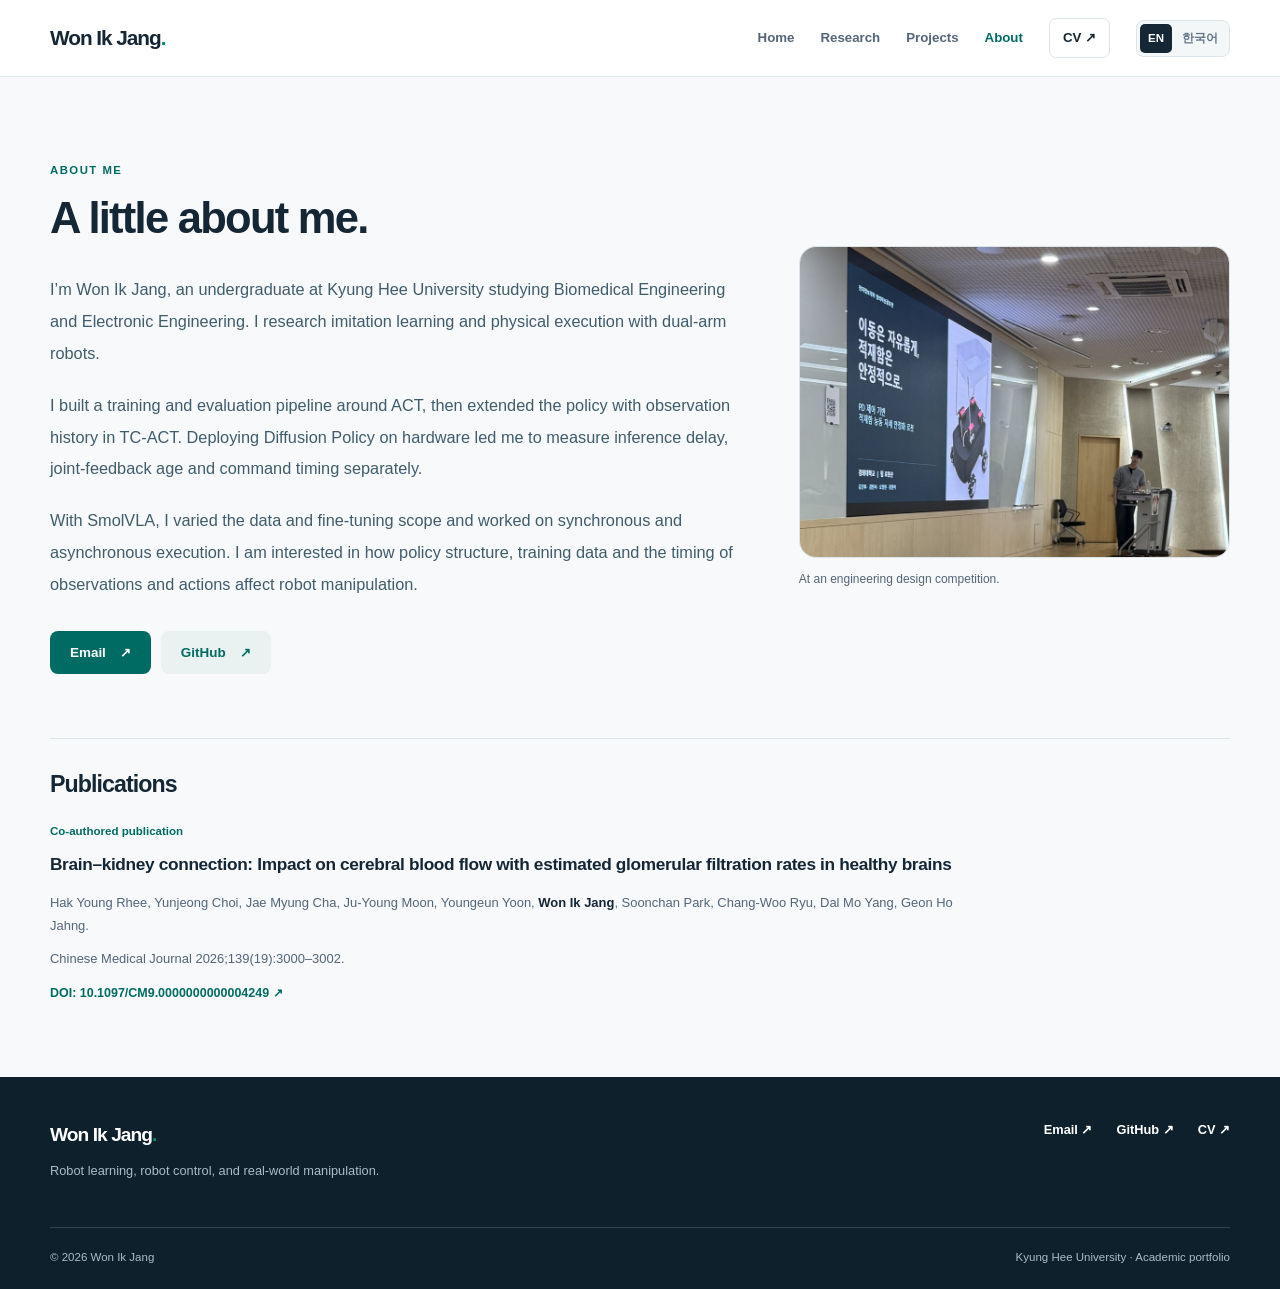
<file: docs/about/index.html>
<!DOCTYPE html>

<html data-portfolio-page="about" lang="en">
<head>
<meta charset="utf-8"/>
<meta content="width=device-width, initial-scale=1" name="viewport"/>
<meta content="#f6f8fb" name="theme-color"/>
<meta content="Won Ik Jang’s research experience includes ACT/TC-ACT experiments, Diffusion Policy hardware deployment, and SmolVLA fine-tuning and execution." name="description"/>
<meta content="website" property="og:type"/>
<meta content="About | Won Ik Jang" property="og:title"/>
<meta content="Won Ik Jang’s research experience includes ACT/TC-ACT experiments, Diffusion Policy hardware deployment, and SmolVLA fine-tuning and execution." property="og:description"/>
<meta content="https://green101630-jwi.github.io/literate-octo-doodle/assets/media/projects/cargo-presentation.jpg" property="og:image"/>
<title data-title-en="About | Won Ik Jang" data-title-ko="자기소개 | 장원익">About | Won Ik Jang</title>
<link href="../portfolio.css" rel="stylesheet"/>
<link href="../about.css?v=fdf34fc632a4" rel="stylesheet"/>
<script defer="" src="../portfolio.js"></script>
</head>
<body>
<a class="skip" href="#main"><span data-locale="en">Skip to content</span><span data-locale="ko">본문으로 건너뛰기</span></a>
<header class="topbar"><div class="wrap nav-row"><a aria-label="Won Ik Jang homepage" class="brand" href="../?v=feedback-20261107-v1">Won Ik Jang<span class="brand-dot">.</span></a><button aria-controls="site-nav" aria-expanded="false" class="mobile-menu" data-menu-toggle="" type="button">Menu <span aria-hidden="true">☰</span></button><nav aria-label="Main navigation" class="primary-nav" data-site-nav="" id="site-nav"><a href="../?v=feedback-20261107-v1"><span data-locale="en">Home</span><span data-locale="ko">홈</span></a><a href="../research/?v=feedback-20261107-v1"><span data-locale="en">Research</span><span data-locale="ko">연구</span></a><a href="../projects/?v=feedback-20261107-v1"><span data-locale="en">Projects</span><span data-locale="ko">프로젝트</span></a><a aria-current="page" href="../about/?v=feedback-20261107-v1"><span data-locale="en">About</span><span data-locale="ko">소개</span></a><a class="nav-cv" href="../assets/WonIkJang_CV.pdf?v=31153842b9fe" rel="noopener" target="_blank">CV ↗</a><div aria-label="Language" class="language-switch" role="group"><button aria-pressed="true" data-language="en" type="button">EN</button><button aria-pressed="false" data-language="ko" type="button">한국어</button></div></nav></div></header>
<main id="main">
<section aria-labelledby="about-heading" class="wrap about-personal">
<div class="about-personal-copy">
<p class="eyebrow">ABOUT ME</p>
<h1 id="about-heading"><span data-locale="en">A little about me.</span><span data-locale="ko">저를 소개합니다.</span></h1>
<div class="about-personal-bio"><p><span data-locale="en">I’m Won Ik Jang, an undergraduate at Kyung Hee University studying Biomedical Engineering and Electronic Engineering. I research imitation learning and physical execution with dual-arm robots.</span><span data-locale="ko">경희대학교에서 생체의공학과 전자공학을 공부하며, 양팔 로봇의 모방학습과 실물 구동을 연구하고 있는 장원익입니다.</span></p><p><span data-locale="en">I built a training and evaluation pipeline around ACT, then extended the policy with observation history in TC-ACT. Deploying Diffusion Policy on hardware led me to measure inference delay, joint-feedback age and command timing separately.</span><span data-locale="ko">ACT를 기준으로 학습·평가 파이프라인을 구축했고, 관측 이력을 활용하는 TC-ACT로 정책 구조를 확장했습니다. 이어 Diffusion Policy를 실로봇에 연결하면서 추론 지연과 관절 피드백 지연, 명령 발행 주기를 따로 측정했습니다.</span></p><p><span data-locale="en">With SmolVLA, I varied the data and fine-tuning scope and worked on synchronous and asynchronous execution. I am interested in how policy structure, training data and the timing of observations and actions affect robot manipulation.</span><span data-locale="ko">SmolVLA에서는 데이터와 학습 모듈을 달리하고, 동기식 구동과 비동기 실행 구조를 다뤘습니다. 정책 구조와 데이터, 관측·행동의 시점이 작업 수행에 어떤 차이를 만드는지에 관심이 있습니다.</span></p></div>
<div class="about-buttons about-contact"><a class="btn primary" href="mailto:green101630@gmail.com">Email <span aria-hidden="true">↗</span></a><a class="btn subtle" href="https://github.com/green101630-jwi" rel="noopener noreferrer" target="_blank">GitHub <span aria-hidden="true">↗</span></a></div>
</div>
<figure class="about-personal-photo"><img alt="Presentation at Kyung Hee University’s Creative Innovation Competition" data-alt-en="Presentation at Kyung Hee University’s Creative Innovation Competition" data-alt-ko="경희대학교 창의혁신 공모전 발표 현장" fetchpriority="high" height="665" src="../assets/media/projects/cargo-presentation.jpg" width="920"/><figcaption><span data-locale="en">At an engineering design competition.</span><span data-locale="ko">공모전 발표 현장</span></figcaption></figure>
</section>
<section aria-labelledby="publications-heading" class="wrap about-publications" id="publications">
<h2 id="publications-heading"><span data-locale="en">Publications</span><span data-locale="ko">논문</span></h2>
<article aria-labelledby="brain-kidney-title" class="about-publication">
<p class="about-publication-type"><span data-locale="en">Co-authored publication</span><span data-locale="ko">공저 논문</span></p>
<h3 id="brain-kidney-title" lang="en">Brain–kidney connection: Impact on cerebral blood flow with estimated glomerular filtration rates in healthy brains</h3>
<p class="about-publication-authors" lang="en">Hak Young Rhee, Yunjeong Choi, Jae Myung Cha, Ju-Young Moon, Youngeun Yoon, <strong>Won Ik Jang</strong>, Soonchan Park, Chang-Woo Ryu, Dal Mo Yang, Geon Ho Jahng.</p>
<p class="about-publication-venue" lang="en"><cite>Chinese Medical Journal</cite> 2026;139(19):3000–3002.</p>
<a class="inline-link about-publication-doi" href="https://doi.org/10.1097/CM9.0000000000004249" rel="noopener noreferrer" target="_blank">DOI: 10.1097/CM9.0000000000004249 <span aria-hidden="true">↗</span></a>
</article>
</section>
</main>
<footer class="footer"><div class="wrap footer-grid"><div><a class="brand" href="../?v=feedback-20261107-v1">Won Ik Jang<span class="brand-dot">.</span></a><p><span data-locale="en">Robot learning, robot control, and real-world manipulation.</span><span data-locale="ko">로봇 학습과 제어, 그리고 실제 로봇 조작 연구.</span></p></div><div class="footer-right"><a href="mailto:green101630@gmail.com">Email ↗</a><a href="https://github.com/green101630-jwi" rel="noopener" target="_blank">GitHub ↗</a><a href="../assets/WonIkJang_CV.pdf?v=31153842b9fe" rel="noopener" target="_blank">CV ↗</a></div></div><div class="wrap footer-bottom"><span>© 2026 Won Ik Jang</span><span><span data-locale="en">Kyung Hee University · Academic portfolio</span><span data-locale="ko">경희대학교 · 대학원 진학용 연구 포트폴리오</span></span></div></footer>
</body>
</html>
</file>
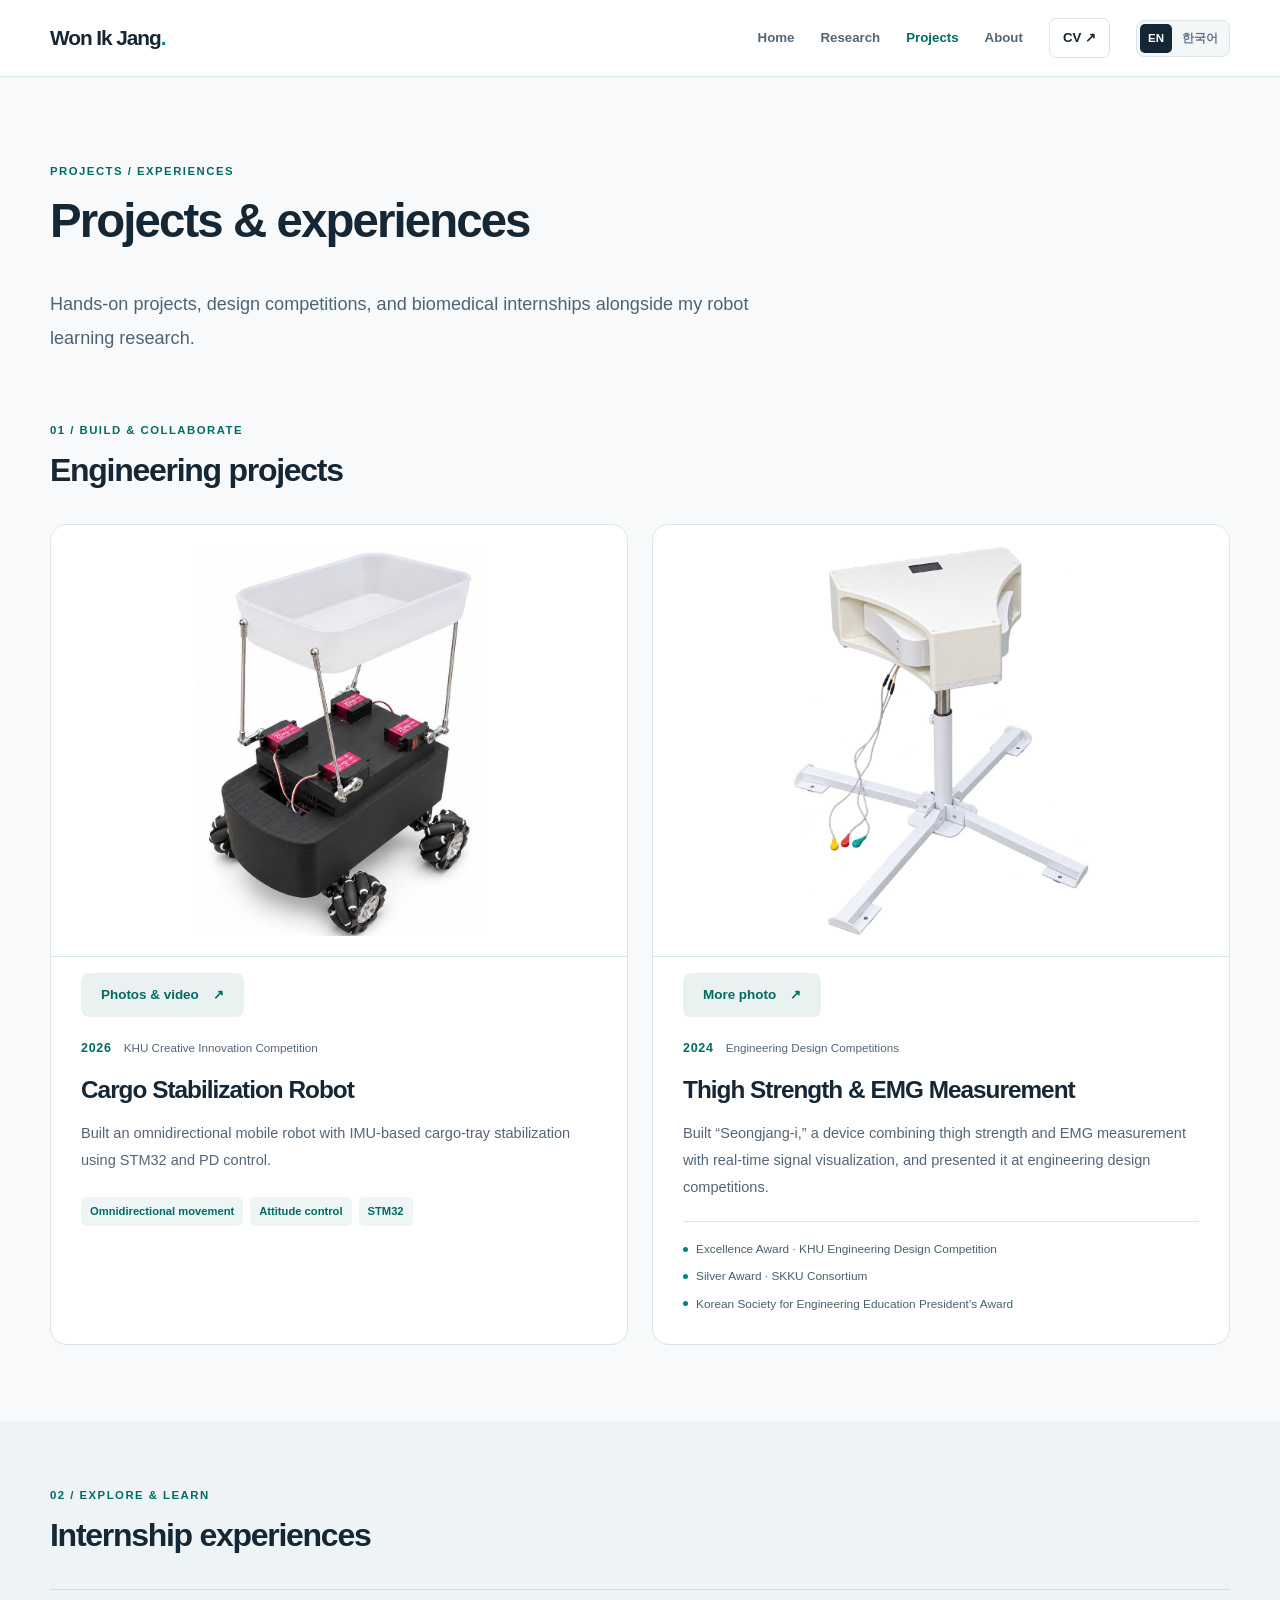
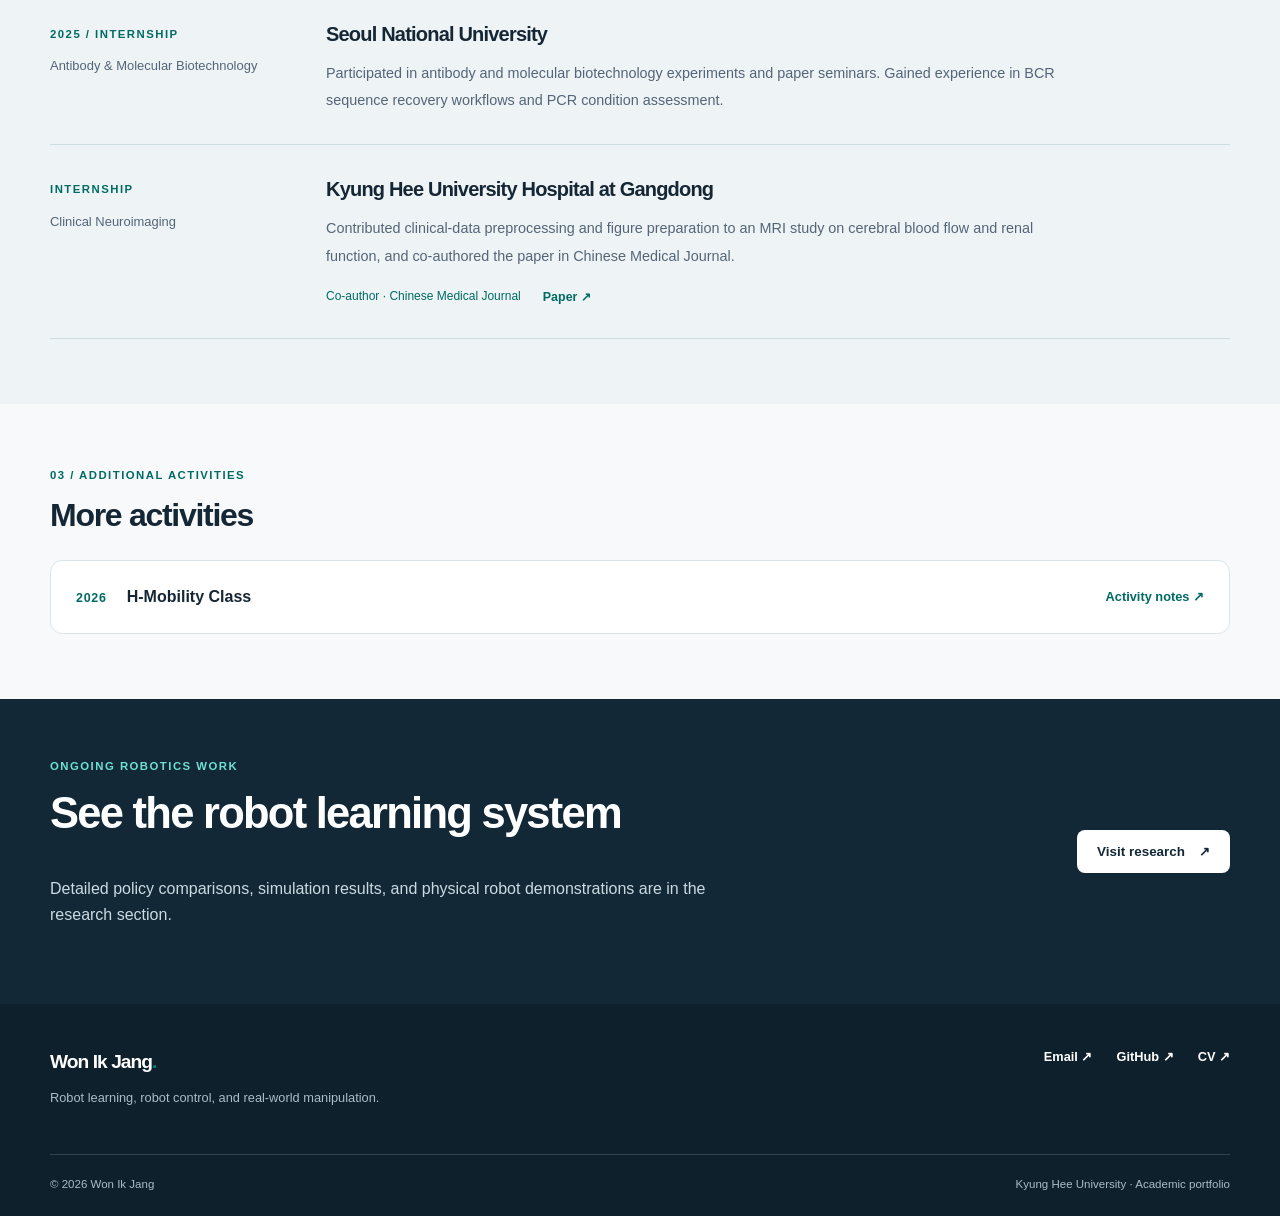
<file: docs/projects/index.html>
<!doctype html>
<html lang="en" data-portfolio-page="projects">
<head>
<meta charset="utf-8">
<meta name="viewport" content="width=device-width, initial-scale=1">
<meta name="theme-color" content="#f6f8fb">
<meta name="description" content="Engineering projects, design competitions, and biomedical internships alongside robot learning research.">
<meta property="og:type" content="website">
<meta property="og:title" content="Projects | Won Ik Jang">
<meta property="og:description" content="Engineering projects, design competitions, and biomedical internships alongside robot learning research.">
<meta property="og:image" content="https://green101630-jwi.github.io/literate-octo-doodle/assets/media/projects/cargo-stabilization.jpg">
<title data-title-en="Projects | Won Ik Jang" data-title-ko="프로젝트 | 장원익">Projects | Won Ik Jang</title>
<link rel="stylesheet" href="../portfolio.css">
<link rel="stylesheet" href="../projects.css?v=f09b4e636301">
<script src="../portfolio.js" defer></script>
<script src="../projects.js" defer></script>
</head>
<body>
<a class="skip" href="#main"><span data-locale="en">Skip to content</span><span data-locale="ko">본문으로 건너뛰기</span></a>
<header class="topbar"><div class="wrap nav-row"><a class="brand" href="../?v=feedback-20261107-v1" aria-label="Won Ik Jang homepage">Won Ik Jang<span class="brand-dot">.</span></a><button type="button" class="mobile-menu" data-menu-toggle aria-controls="site-nav" aria-expanded="false">Menu <span aria-hidden="true">☰</span></button><nav class="primary-nav" id="site-nav" data-site-nav aria-label="Main navigation"><a href="../?v=feedback-20261107-v1" ><span data-locale="en">Home</span><span data-locale="ko">홈</span></a><a href="../research/?v=feedback-20261107-v1" ><span data-locale="en">Research</span><span data-locale="ko">연구</span></a><a href="../projects/?v=feedback-20261107-v1" aria-current="page"><span data-locale="en">Projects</span><span data-locale="ko">프로젝트</span></a><a href="../about/?v=feedback-20261107-v1" ><span data-locale="en">About</span><span data-locale="ko">소개</span></a><a class="nav-cv" target="_blank" rel="noopener" href="../assets/WonIkJang_CV.pdf?v=31153842b9fe">CV ↗</a><div class="language-switch" role="group" aria-label="Language"><button type="button" data-language="en" aria-pressed="true">EN</button><button type="button" data-language="ko" aria-pressed="false">한국어</button></div></nav></div></header>
<main id="main">
<section class="subhero wrap projects-intro">
<p class="eyebrow">PROJECTS / EXPERIENCES</p>
<h1><span data-locale="en">Projects & experiences</span><span data-locale="ko">프로젝트와 다양한 경험</span></h1>
<p class="sublead"><span data-locale="en">Hands-on projects, design competitions, and biomedical internships alongside my robot learning research.</span><span data-locale="ko">로봇 학습 연구와 함께 쌓아 온 제작·공모전·인턴 경험을 소개합니다.</span></p>
</section>

<section class="section wrap projects-builds" aria-labelledby="builds-heading">
<div class="section-head"><div><p class="eyebrow">01 / BUILD & COLLABORATE</p><h2 id="builds-heading"><span data-locale="en">Engineering projects</span><span data-locale="ko">제작과 공모전</span></h2></div></div>
<div class="project-showcase-grid">
<article class="project-showcase" id="mecanum" aria-labelledby="cargo-heading">
<figure class="project-photo project-photo-hardware"><img src="../assets/media/projects/cargo-stabilization.jpg" alt="Mecanum-wheel robot with a raised cargo tray and servo-link stabilization mechanism" data-alt-en="Mecanum-wheel robot with a raised cargo tray and servo-link stabilization mechanism" data-alt-ko="메카넘휠과 서보 링크 기반 적재함 자세 보정 장치를 갖춘 로봇" width="759" height="1024" fetchpriority="high"></figure>
<div class="project-photo-extra">
<details class="project-photo-details">
<summary class="btn subtle"><span data-locale="en">Photos & video</span><span data-locale="ko">사진·영상 보기</span> <span aria-hidden="true">↗</span></summary>
<ul class="project-photo-gallery">
<li><figure><img src="../assets/media/projects/cargo-presentation.jpg" alt="Presenting the cargo stabilization robot at the creative innovation competition" data-alt-en="Presenting the cargo stabilization robot at the creative innovation competition" data-alt-ko="창의혁신 공모전에서 적재함 자세 안정화 로봇을 발표하는 현장" width="920" height="665" loading="lazy"><figcaption><span data-locale="en">Presentation</span><span data-locale="ko">발표 사진</span></figcaption></figure></li>
<li><figure><img src="../assets/media/projects/cargo-attitude-control.jpg" alt="Cargo-tray attitude correction while the robot chassis is tilted on a ramp" data-alt-en="Cargo-tray attitude correction while the robot chassis is tilted on a ramp" data-alt-ko="경사면에서 차체가 기울어진 상태의 적재함 자세 보정" width="900" height="1200" loading="lazy"><figcaption><span data-locale="en">Attitude control</span><span data-locale="ko">자세 제어</span></figcaption></figure></li>
<li><figure><video controls playsinline preload="none" poster="../assets/media/projects/cargo-demonstration.jpg" width="720" height="1280" aria-labelledby="cargo-demo-caption"><source src="../assets/media/projects/cargo-demonstration.mp4" type="video/mp4"></video><figcaption id="cargo-demo-caption"><span data-locale="en">Prototype demo</span><span data-locale="ko">시제품 시연</span></figcaption></figure></li>
</ul>
</details>
</div>
<div class="project-showcase-copy">
<p class="project-context"><span class="project-year">2026</span><span data-locale="en">KHU Creative Innovation Competition</span><span data-locale="ko">전자정보대학 창의혁신 공모전</span></p>
<h3 id="cargo-heading"><span data-locale="en">Cargo Stabilization Robot</span><span data-locale="ko">적재함 자세 안정화 로봇</span></h3>
<p class="project-summary"><span data-locale="en">Built an omnidirectional mobile robot with IMU-based cargo-tray stabilization using STM32 and PD control.</span><span data-locale="ko">전방향 이동과 STM32·IMU 기반 PD 자세 제어를 결합해 적재함의 기울기를 보정하는 운송 로봇을 제작했습니다.</span></p>
<ul class="project-keywords" id="embedded" aria-label="Project topics"><li><span data-locale="en">Omnidirectional movement</span><span data-locale="ko">전방향 이동</span></li><li><span data-locale="en">Attitude control</span><span data-locale="ko">자세 제어</span></li><li>STM32</li></ul>
</div>
</article>
<article class="project-showcase" id="emg" aria-labelledby="emg-heading">
<figure class="project-photo project-photo-hardware"><img src="../assets/media/projects/emg-force-device.jpg" alt="Seongjang-i prototype for real-time thigh strength and EMG measurement" data-alt-en="Seongjang-i prototype for real-time thigh strength and EMG measurement" data-alt-ko="허벅지 근력과 근전도를 실시간으로 측정하는 성장이 실물 기기" width="914" height="1200" loading="lazy"></figure>
<div class="project-photo-extra">
<details class="project-photo-details">
<summary class="btn subtle">More photo <span aria-hidden="true">↗</span></summary>
<ul class="project-photo-gallery">
<li><figure><img src="../assets/media/projects/emg-force-photo-01.jpg" alt="KHU engineering design competition Excellence Award certificates and award board" data-alt-en="KHU engineering design competition Excellence Award certificates and award board" data-alt-ko="교내 공학설계 경진대회 최우수상 상장과 수상 보드" width="900" height="675" loading="lazy"><figcaption><span data-locale="en">01 · Excellence Award</span><span data-locale="ko">01 · 교내 공학설계 경진대회 최우수상</span></figcaption></figure></li>
<li><figure><img src="../assets/media/projects/emg-force-photo-02.jpg" alt="Seongjang-i project poster showing the thigh strength and EMG measurement device" data-alt-en="Seongjang-i project poster showing the thigh strength and EMG measurement device" data-alt-ko="성장이 근력·근전도 측정 기기 소개 포스터" width="429" height="732" loading="lazy"><figcaption><span data-locale="en">02 · Project Poster</span><span data-locale="ko">02 · 성장이 프로젝트 포스터</span></figcaption></figure></li>
<li><figure><img src="../assets/media/projects/emg-force-photo-03.jpg" alt="Silver Award certificate from the 2024 SKKU Consortium engineering design competition" data-alt-en="Silver Award certificate from the 2024 SKKU Consortium engineering design competition" data-alt-ko="2024 성균관대 컨소시엄 공학설계 경진대회 은상 상장" width="558" height="900" loading="lazy"><figcaption><span data-locale="en">03 · Silver Award · SKKU Consortium</span><span data-locale="ko">03 · 성균관대 컨소시엄 은상</span></figcaption></figure></li>
<li><figure><img src="../assets/media/projects/emg-force-photo-04.jpg" alt="Korean Society for Engineering Education President’s Award certificate, first page of the award PDF" data-alt-en="Korean Society for Engineering Education President’s Award certificate, first page of the award PDF" data-alt-ko="수상 PDF 첫 페이지의 한국공학교육학회장상 상장" width="636" height="900" loading="lazy"><figcaption><span data-locale="en">04 · KSEE President’s Award</span><span data-locale="ko">04 · 한국공학교육학회장상</span></figcaption></figure></li>
</ul>
</details>
</div>
<div class="project-showcase-copy">
<p class="project-context"><span class="project-year">2024</span><span data-locale="en">Engineering Design Competitions</span><span data-locale="ko">공학설계 경진대회</span></p>
<h3 id="emg-heading"><span data-locale="en">Thigh Strength & EMG Measurement</span><span data-locale="ko">근력·근전도 실시간 측정 기기</span></h3>
<p class="project-summary"><span data-locale="en">Built “Seongjang-i,” a device combining thigh strength and EMG measurement with real-time signal visualization, and presented it at engineering design competitions.</span><span data-locale="ko">허벅지 근력·근전도 계측과 실시간 신호 시각화를 결합한 ‘성장이’를 제작하고 공학설계 경진대회에 출품했습니다.</span></p>
<ul class="project-awards" aria-label="Awards"><li><span data-locale="en">Excellence Award · KHU Engineering Design Competition</span><span data-locale="ko">교내 공학설계 경진대회 · 최우수상</span></li><li><span data-locale="en">Silver Award · SKKU Consortium</span><span data-locale="ko">성균관대 컨소시엄 · 은상</span></li><li><span data-locale="en">Korean Society for Engineering Education President’s Award</span><span data-locale="ko">한국공학교육학회장상</span></li></ul>
</div>
</article>
</div>
</section>

<section class="section alternate projects-internships" aria-labelledby="internships-heading"><div class="wrap">
<div class="section-head"><div><p class="eyebrow">02 / EXPLORE & LEARN</p><h2 id="internships-heading"><span data-locale="en">Internship experiences</span><span data-locale="ko">인턴 경험</span></h2></div></div>
<div class="project-experience-list">
<article class="project-experience" id="snu-internship" aria-labelledby="snu-heading">
<div class="experience-label"><span class="mini-label">2025 / INTERNSHIP</span><p><span data-locale="en">Antibody & Molecular Biotechnology</span><span data-locale="ko">항체·분자생물학</span></p></div>
<div class="experience-copy"><h3 id="snu-heading"><span data-locale="en">Seoul National University</span><span data-locale="ko">서울대학교 인턴십</span></h3><p><span data-locale="en">Participated in antibody and molecular biotechnology experiments and paper seminars. Gained experience in BCR sequence recovery workflows and PCR condition assessment.</span><span data-locale="ko">항체·분자생물학 분야의 실험과 논문 세미나에 참여했습니다. BCR 서열 회수 관련 실험과 PCR 조건 검토를 경험했습니다.</span></p></div>
</article>
<article class="project-experience" id="hospital-internship" aria-labelledby="hospital-heading">
<div class="experience-label"><span class="mini-label">INTERNSHIP</span><p><span data-locale="en">Clinical Neuroimaging</span><span data-locale="ko">의료영상·임상 데이터</span></p></div>
<div class="experience-copy"><h3 id="hospital-heading"><span data-locale="en">Kyung Hee University Hospital at Gangdong</span><span data-locale="ko">강동경희대학교병원 인턴십</span></h3><p><span data-locale="en">Contributed clinical-data preprocessing and figure preparation to an MRI study on cerebral blood flow and renal function, and co-authored the paper in Chinese Medical Journal.</span><span data-locale="ko">뇌혈류와 신장 기능의 관계를 다룬 MRI 공동연구에서 임상 데이터 전처리와 논문 그림 제작에 참여했습니다. Chinese Medical Journal 논문에 공저자로 참여했습니다.</span></p><div class="experience-publication"><span class="publication-credit"><span data-locale="en">Co-author</span><span data-locale="ko">공저자</span> · Chinese Medical Journal</span><a class="inline-link" href="https://doi.org/10.1097/CM9.0000000000004249" target="_blank" rel="noopener noreferrer"><span data-locale="en">Paper ↗</span><span data-locale="ko">논문 보기 ↗</span></a></div></div>
</article>
</div>
</div></section>

<section class="section wrap projects-activities" id="h-mobility" aria-labelledby="activities-heading">
<p class="eyebrow">03 / ADDITIONAL ACTIVITIES</p>
<h2 id="activities-heading"><span data-locale="en">More activities</span><span data-locale="ko">기타 활동</span></h2>
<a class="activity-link" href="https://veil-friend-d7f.notion.site/2026-H-40de7cbbddb28143a886daaf8b7a4e7d?source=copy_link" target="_blank" rel="noopener noreferrer"><span><span class="project-year">2026</span><strong><span data-locale="en">H-Mobility Class</span><span data-locale="ko">H-모빌리티 클래스</span></strong></span><span class="activity-destination"><span data-locale="en">Activity notes ↗</span><span data-locale="ko">활동 기록 ↗</span></span></a>
</section>
<section class="cta-band"><div class="wrap cta-inner"><div><p class="eyebrow">ONGOING ROBOTICS WORK</p><h2><span data-locale="en">See the robot learning system</span><span data-locale="ko">로봇 학습 연구도 살펴보세요</span></h2><p><span data-locale="en">Detailed policy comparisons, simulation results, and physical robot demonstrations are in the research section.</span><span data-locale="ko">정책 비교 실험, 시뮬레이션 결과, 실제 로봇 구동 영상은 연구 페이지에 정리되어 있습니다.</span></p></div><a class="btn light" href="../research/?v=feedback-20261107-v1"><span data-locale="en">Visit research</span><span data-locale="ko">연구 페이지로 이동</span><span aria-hidden="true"> ↗</span></a></div></section>
</main>
<footer class="footer"><div class="wrap footer-grid"><div><a class="brand" href="../?v=feedback-20261107-v1">Won Ik Jang<span class="brand-dot">.</span></a><p><span data-locale="en">Robot learning, robot control, and real-world manipulation.</span><span data-locale="ko">로봇 학습과 제어, 그리고 실제 로봇 조작 연구.</span></p></div><div class="footer-right"><a href="mailto:green101630@gmail.com">Email ↗</a><a target="_blank" rel="noopener" href="https://github.com/green101630-jwi">GitHub ↗</a><a href="../assets/WonIkJang_CV.pdf?v=31153842b9fe" target="_blank" rel="noopener">CV ↗</a></div></div><div class="wrap footer-bottom"><span>© 2026 Won Ik Jang</span><span><span data-locale="en">Kyung Hee University · Academic portfolio</span><span data-locale="ko">경희대학교 · 대학원 진학용 연구 포트폴리오</span></span></div></footer>
</body>
</html>
</file>
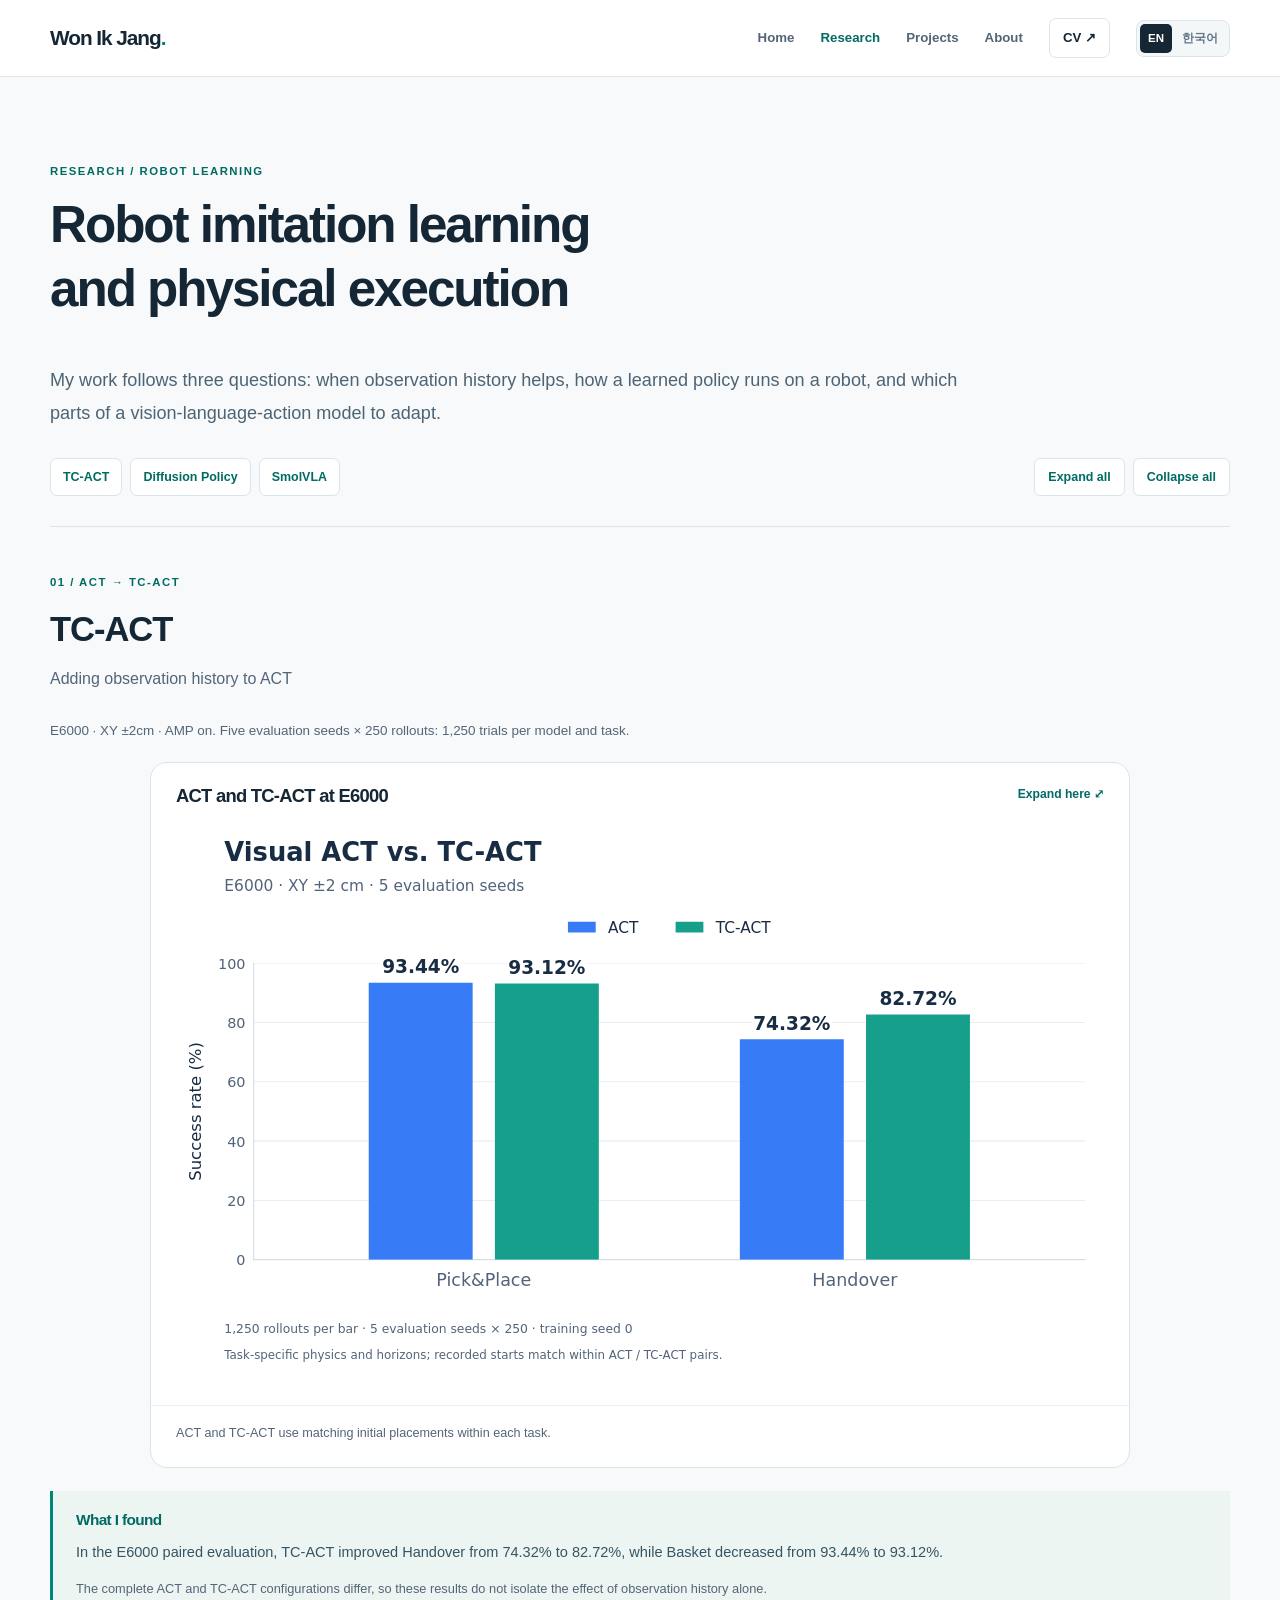
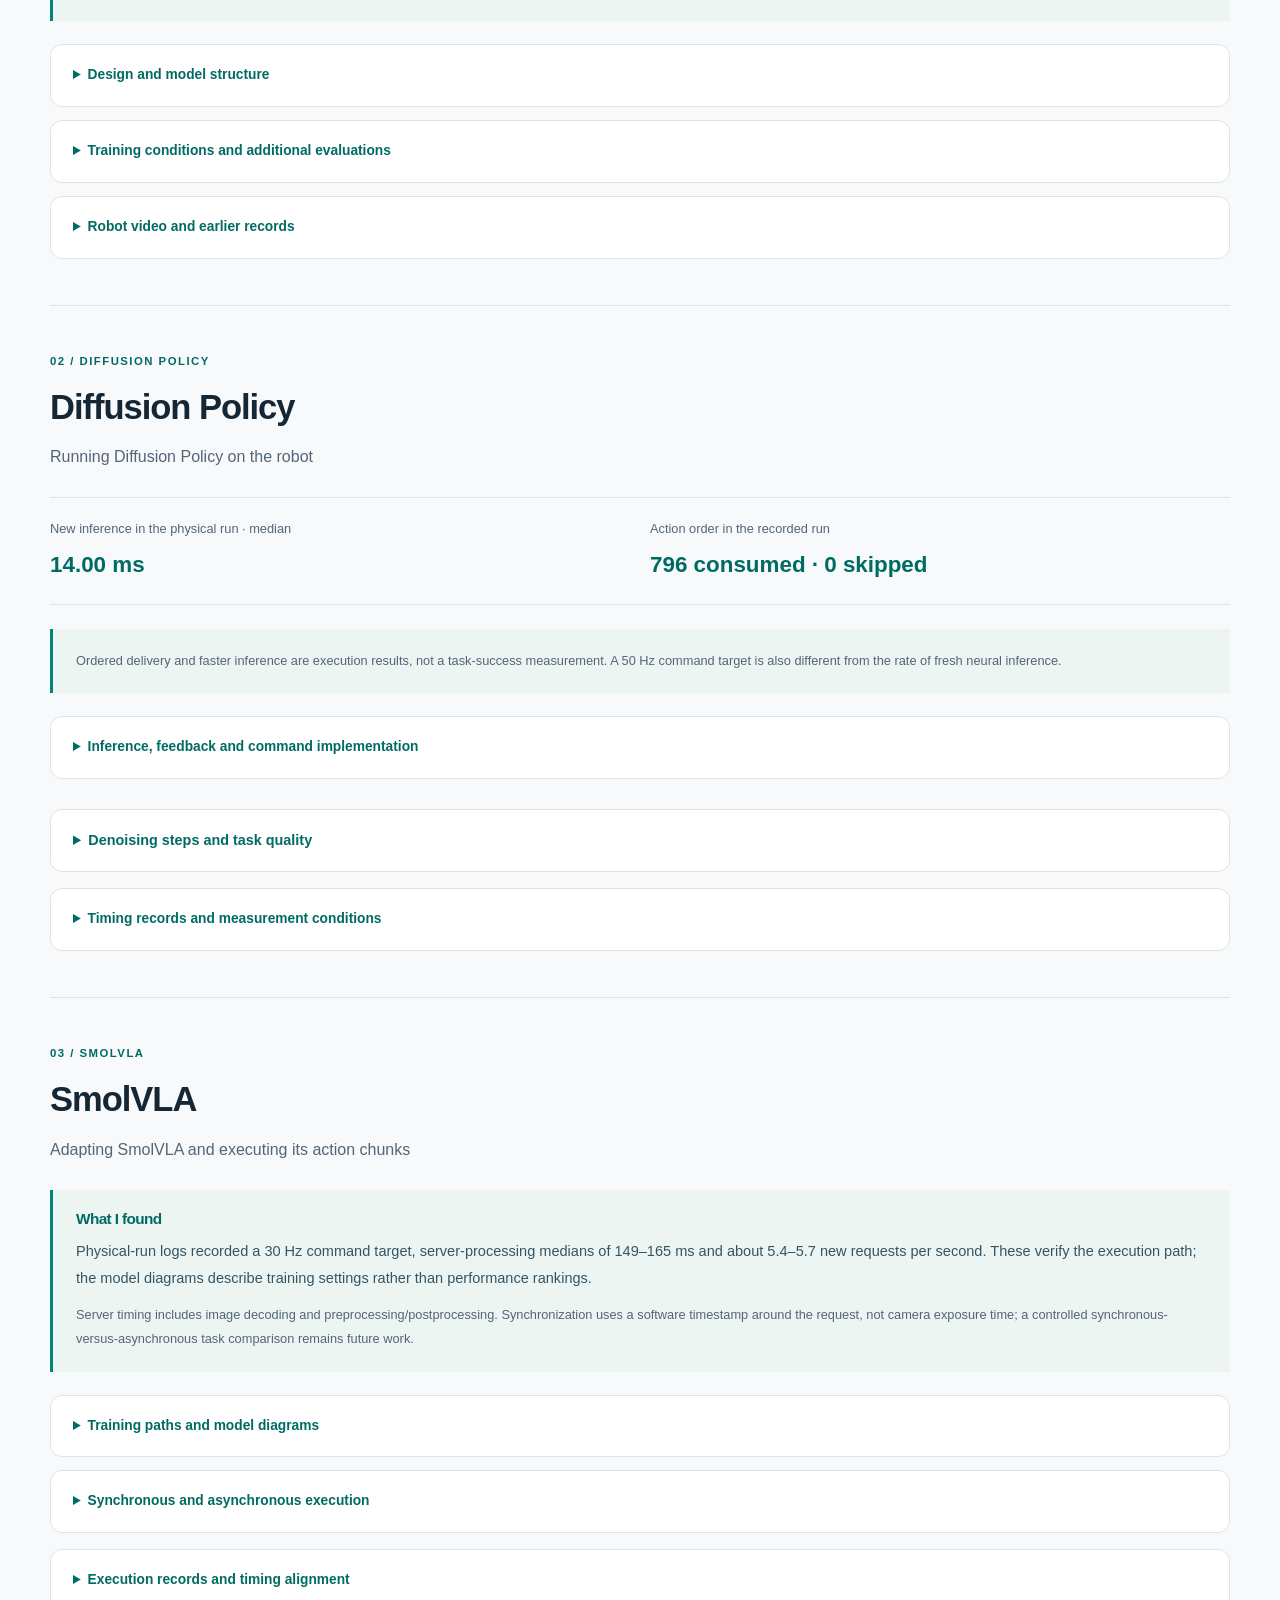
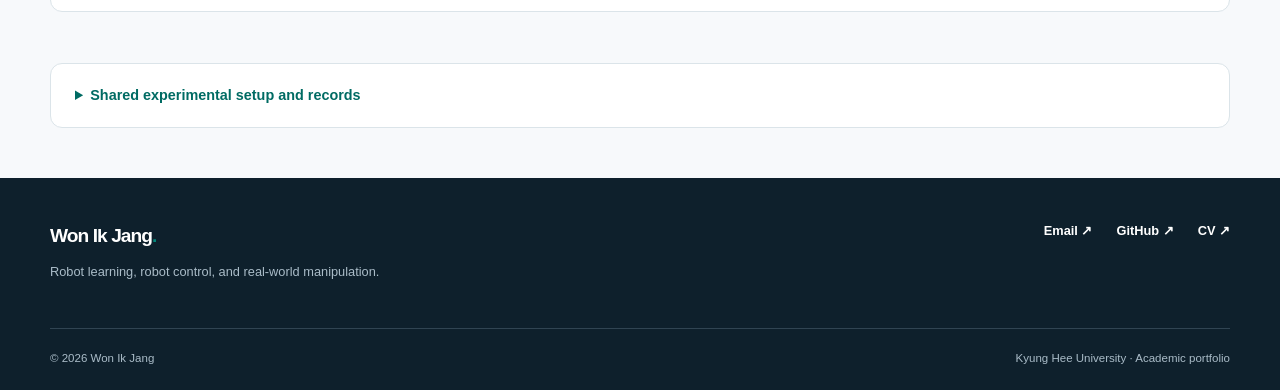
<file: docs/research/index.html>
<!DOCTYPE html>

<html data-portfolio-page="research" lang="en">
<head>
<meta charset="utf-8"/>
<meta content="width=device-width, initial-scale=1" name="viewport"/>
<meta content="#f6f8fb" name="theme-color"/>
<meta content="Dual-arm robot learning research: ACT, TC-ACT, Diffusion Policy, SmolVLA fine-tuning and real-world deployment." name="description"/>
<meta content="website" property="og:type"/>
<meta content="Research | Won Ik Jang" property="og:title"/>
<meta content="Dual-arm robot learning research: ACT, TC-ACT, Diffusion Policy, SmolVLA fine-tuning and real-world deployment." property="og:description"/>
<meta content="https://green101630-jwi.github.io/literate-octo-doodle/assets/media/dual-arm-workspace.jpg" property="og:image"/>
<title data-title-en="Research | Won Ik Jang" data-title-ko="연구 | 장원익">Research | Won Ik Jang</title>
<link href="../portfolio.css" rel="stylesheet"/>
<link href="../research-enhancements.css?v=20261107-research-layout" rel="stylesheet"/>
<link href="../research-page-interactions.css" rel="stylesheet"/>
<link href="../hardware-deployment.css?v=20261115-readability" rel="stylesheet"/>
<link href="../policy-videos.css?v=20261115-readability" rel="stylesheet"/>
<link href="../research-summary.css?v=099cd386a03e" rel="stylesheet"/>
<script defer="" src="../portfolio.js"></script>
<script defer="" src="../research-page-interactions.js?v=20261115-disclosure-controls"></script>
<script defer="" src="../demonstration-coverage.js?v=20261105-basket-coverage"></script>
<script defer="" src="../policy-videos.js?v=725211c2faa1"></script>
<link href="../real-to-sim.css?v=20261113" rel="stylesheet"/>
<script defer="" src="../real-to-sim.js?v=20261113"></script>
<link href="../hardware-comms.css?v=20261113" rel="stylesheet"/>
<script defer="" src="../hardware-comms.js?v=20261115-model-links"></script>
<link href="../smolvla-training.css?v=20261115-model5" rel="stylesheet"/>
<script defer="" src="../smolvla-training.js?v=20261115-selector"></script>
<link href="interest-plan/interest-plan.css?v=20261115" rel="stylesheet"/>
<link href="../research-cleanup.css?v=20261115-disclosure-controls" rel="stylesheet"/></head>
<body>
<a class="skip" href="#main"><span data-locale="en">Skip to content</span><span data-locale="ko">본문으로 건너뛰기</span></a>
<header class="topbar"><div class="wrap nav-row"><a aria-label="Won Ik Jang homepage" class="brand" href="../?v=feedback-20261107-v1">Won Ik Jang<span class="brand-dot">.</span></a><button aria-controls="site-nav" aria-expanded="false" class="mobile-menu" data-menu-toggle="" type="button">Menu <span aria-hidden="true">☰</span></button><nav aria-label="Main navigation" class="primary-nav" data-site-nav="" id="site-nav"><a href="../?v=feedback-20261107-v1"><span data-locale="en">Home</span><span data-locale="ko">홈</span></a><a aria-current="page" href="#main"><span data-locale="en">Research</span><span data-locale="ko">연구</span></a><a href="../projects/?v=feedback-20261107-v1"><span data-locale="en">Projects</span><span data-locale="ko">프로젝트</span></a><a href="../about/?v=feedback-20261107-v1"><span data-locale="en">About</span><span data-locale="ko">소개</span></a><a class="nav-cv" href="../assets/WonIkJang_CV.pdf?v=31153842b9fe" rel="noopener" target="_blank">CV ↗</a><div aria-label="Language" class="language-switch" role="group"><button aria-pressed="true" data-language="en" type="button">EN</button><button aria-pressed="false" data-language="ko" type="button">한국어</button></div></nav></div></header>
<main class="research-threeparts" id="main"><section class="subhero wrap research-clean-hero" id="research-overview">
<p class="eyebrow">RESEARCH / ROBOT LEARNING</p>
<h1 id="research-summary-title"><span data-locale="en">Robot imitation learning<br/>and physical execution</span><span data-locale="ko">로봇 모방학습과<br/>실로봇 실행</span></h1>
<p class="sublead"><span data-locale="en">My work follows three questions: when observation history helps, how a learned policy runs on a robot, and which parts of a vision-language-action model to adapt.</span><span data-locale="ko">관측 이력이 필요한 상황, 학습한 정책을 실로봇에서 실행하는 방법, VLA에서 학습할 모듈을 바꾸는 실험을 다뤘습니다.</span></p>
<div class="research-navigation-tools"><nav aria-label="Research sections" class="research-nav" id="research-index">
<a href="#act-tc">TC-ACT</a><a href="#diffusion">Diffusion Policy</a><a href="#smolvla">SmolVLA</a></nav><div aria-label="Research detail controls" class="research-disclosure-controls" data-label-en="Research detail controls" data-label-ko="연구 상세 펼침 제어" data-research-disclosure-controls="" hidden="" role="group">
<button aria-controls="act-tc diffusion smolvla research-records" data-research-expand-all="" type="button"><span data-locale="en">Expand all</span><span data-locale="ko">모두 열기</span></button>
<button aria-controls="act-tc diffusion smolvla research-records" data-research-collapse-all="" type="button"><span data-locale="en">Collapse all</span><span data-locale="ko">모두 닫기</span></button>
</div></div>
</section><section class="section wrap research-story research-part" id="act-tc"><p class="eyebrow">01 / ACT → TC-ACT</p><h2>TC-ACT</h2><p class="research-part-subtitle"><span data-locale="en">Adding observation history to ACT</span><span data-locale="ko">ACT를 기준으로 시간 이력을 추가한 TC-ACT</span></p><section class="research-record-section" id="results">
<p class="research-intro"><span data-locale="en">E6000 · XY ±2cm · AMP on. Five evaluation seeds × 250 rollouts: 1,250 trials per model and task.</span><span data-locale="ko">E6000 · XY ±2cm · AMP on. 평가 시드 5개 × 250회, 모델·태스크당 1,250회로 비교했습니다.</span></p>
<figure class="research-figure" id="e6000-main-comparison">
<div class="figure-heading"><div><h3><span data-locale="en">ACT and TC-ACT at E6000</span><span data-locale="ko">E6000 ACT·TC-ACT 비교</span></h3></div><button aria-controls="research-figure-modal" aria-haspopup="dialog" class="inline-link research-zoom" data-research-figure="../assets/charts/visual-act-tc-e6000.svg" type="button"><span data-locale="en">Expand here ⤢</span><span data-locale="ko">여기서 확대 ⤢</span></button></div>
<img alt="Pick&amp;Place ACT 93.44 percent, TC-ACT 93.12 percent; Handover ACT 74.32 percent, TC-ACT 82.72 percent" data-alt-en="Pick&amp;Place ACT 93.44 percent, TC-ACT 93.12 percent; Handover ACT 74.32 percent, TC-ACT 82.72 percent" data-alt-ko="Pick&amp;Place ACT 93.44%, TC-ACT 93.12%; Handover ACT 74.32%, TC-ACT 82.72%" height="800" loading="lazy" src="../assets/charts/visual-act-tc-e6000.svg" width="1320"/>
<figcaption><span data-locale="en">ACT and TC-ACT use matching initial placements within each task.</span><span data-locale="ko">각 태스크의 ACT·TC-ACT 쌍은 동일한 초기 배치로 평가했습니다.</span></figcaption></figure>
</section><div class="story-observation"><h3><span data-locale="en">What I found</span><span data-locale="ko">확인한 내용</span></h3><p><span data-locale="en">In the E6000 paired evaluation, TC-ACT improved Handover from 74.32% to 82.72%, while Basket decreased from 93.44% to 93.12%.</span><span data-locale="ko">E6000 대응 평가에서 Handover는 74.32%에서 82.72%로 높아졌지만, Basket은 93.44%에서 93.12%로 낮아졌습니다.</span></p><p class="story-interpretation"><span data-locale="en">The complete ACT and TC-ACT configurations differ, so these results do not isolate the effect of observation history alone.</span><span data-locale="ko">ACT와 TC-ACT의 전체 구성이 달라, 이 결과를 관측 이력 하나의 효과로 단정하지 않습니다.</span></p></div><details class="research-disclosure story-details research-part-detail" id="tc-act-design-details"><summary><span data-locale="en">Design and model structure</span><span data-locale="ko">설계와 모델 구조</span></summary><div class="disclosure-body"><p class="story-question"><span data-locale="en">I wanted to test whether past observations could help when a single frame gives an incomplete view of task progress.</span><span data-locale="ko">현재 장면만으로 작업의 진행 상태를 알기 어려울 때, 과거 관측이 도움이 될 수 있을지 살펴봤습니다.</span></p><div class="story-work"><strong><span data-locale="en">What I changed</span><span data-locale="ko">직접 한 작업</span></strong><p><span data-locale="en">I kept ACT's current RGB and joint inputs, then added sampled observation histories, a temporal encoder and a TC token. The evaluated TC model also used future joint-delta prediction during training.</span><span data-locale="ko">ACT의 현재 영상·관절 입력을 유지하고, 표본화한 과거 관측과 Temporal Encoder·TC token을 추가했습니다. 평가한 TC 모델에는 미래 관절 변화량을 예측하는 보조 학습도 사용했습니다.</span></p></div><div class="story-architecture" id="tc-act"><div class="tc-act-diagram-suite" id="tc-act-paper-figures"><figure class="research-figure tc-act-paper-figure">
<div class="figure-heading"><div><span class="research-label">01 / TC-ACT POLICY ARCHITECTURE</span><h3><span data-locale="en">TC-ACT policy architecture</span><span data-locale="ko">TC-ACT 정책 전체 구조</span></h3></div>
<button aria-controls="research-figure-modal" aria-haspopup="dialog" class="inline-link research-zoom" data-research-figure="../assets/diagrams/tc-act-architecture.svg?v=20261105e" type="button"><span data-locale="en">Enlarge diagram ⤢</span><span data-locale="ko">그림 확대 ⤢</span></button></div>
<div class="tc-act-diagram-viewport"><img alt="TC-ACT diagram with historical RGB and joint observations, temporal encoder, TC token, ACT policy encoder and decoder, action chunk output and training-only future-joint head" data-alt-en="TC-ACT diagram with historical RGB and joint observations, temporal encoder, TC token, ACT policy encoder and decoder, action chunk output and training-only future-joint head" data-alt-ko="과거 RGB·관절 이력, Temporal Encoder, TC 토큰, ACT 정책 인코더·디코더, 행동 청크와 학습 전용 미래 관절 예측 헤드로 구성된 TC-ACT 구조" height="736" loading="lazy" src="../assets/diagrams/tc-act-architecture.svg?v=20261105e" width="1567"/></div>
</figure></div><details class="research-disclosure story-details" id="policies"><summary><span data-locale="en">Temporal encoder and auxiliary objective details</span><span data-locale="ko">시간 인코더와 보조 학습 세부 구조</span></summary><div class="disclosure-body"><figure class="research-figure tc-act-paper-figure">
<div class="figure-heading"><div><span class="research-label">02 / HISTORY FEATURE FUSION</span><h3><span data-locale="en">Temporal encoder: per-timestep feature fusion</span><span data-locale="ko">Temporal Encoder: 시점별 RGB·관절 특징 융합</span></h3></div>
<button aria-controls="research-figure-modal" aria-haspopup="dialog" class="inline-link research-zoom" data-research-figure="../assets/diagrams/tc-act-temporal-fusion.svg?v=20261105e" type="button"><span data-locale="en">Enlarge diagram ⤢</span><span data-locale="ko">그림 확대 ⤢</span></button></div>
<div class="tc-act-diagram-viewport"><img alt="Temporal history fusion using frozen ResNet18, global average pooling, projected images and projected joints combined by addition and normalization" data-alt-en="Temporal history fusion using frozen ResNet18, global average pooling, projected images and projected joints combined by addition and normalization" data-alt-ko="ResNet18 고정 특징, 전역 평균 풀링, 영상과 관절 투영 특징의 더하기 및 정규화를 보여주는 시간 이력 융합 과정" height="717" loading="lazy" src="../assets/diagrams/tc-act-temporal-fusion.svg?v=20261105e" width="1614"/></div>
</figure><figure class="research-figure tc-act-paper-figure">
<div class="figure-heading"><div><span class="research-label">03 / TEMPORAL ENCODER &amp; AUXILIARY OBJECTIVE</span><h3><span data-locale="en">Temporal aggregation and future-joint supervision</span><span data-locale="ko">Temporal Encoder와 미래 관절 보조 예측</span></h3></div>
<button aria-controls="research-figure-modal" aria-haspopup="dialog" class="inline-link research-zoom" data-research-figure="../assets/diagrams/tc-act-temporal-auxiliary.svg?v=20261105" type="button"><span data-locale="en">Enlarge diagram ⤢</span><span data-locale="ko">그림 확대 ⤢</span></button></div>
<div class="tc-act-diagram-viewport"><img alt="Fourteen fused history tokens plus a learned TC token processed by two transformer layers with context output to ACT and future-joint head for auxiliary loss" data-alt-en="Fourteen fused history tokens plus a learned TC token processed by two transformer layers with context output to ACT and future-joint head for auxiliary loss" data-alt-ko="14개 이력 토큰과 학습되는 TC 토큰을 2층 Transformer로 처리하고, ACT 문맥 출력 및 미래 관절 변화량 보조 손실 경로로 분기하는 구조" height="717" loading="lazy" src="../assets/diagrams/tc-act-temporal-auxiliary.svg?v=20261105" width="1508"/></div>
</figure></div></details></div><p class="story-related"><a class="inline-link" href="#demonstrations"><span data-locale="en">Demonstration generation and additional experiments ↓</span><span data-locale="ko">시연 생성과 추가 실험 보기 ↓</span></a></p></div></details><details class="research-disclosure story-details research-part-detail" id="tc-act-evaluation-details"><summary><span data-locale="en">Training conditions and additional evaluations</span><span data-locale="ko">학습 조건과 추가 평가</span></summary><div class="disclosure-body"><details class="research-disclosure" id="e6000-comparison-protocol"><summary><span data-locale="en">Shared core protocol and task settings</span><span data-locale="ko">공통 기준과 태스크별 설정</span></summary><div class="disclosure-body">
<dl class="core-protocol-list">
<div><dt><span data-locale="en">Training</span><span data-locale="ko">학습</span></dt><dd><span data-locale="en">Teleop30 + Mimic300, training seed0, frozen ResNet18, CVAE, chunk50, E6000; 14D joints + RGB observations.</span><span data-locale="ko">Teleop30 + Mimic300, 학습 seed0, ResNet18 고정, CVAE, chunk50, E6000; 14D 관절 + RGB 관측.</span></dd></div>
<div><dt><span data-locale="en">Evaluation</span><span data-locale="ko">평가</span></dt><dd><span data-locale="en">XY ±2cm, AMP on, temporal aggregation decay0.01; evaluation seeds2026–2030, 250 rollouts each.</span><span data-locale="ko">XY ±2cm, AMP on, temporal aggregation decay0.01; 평가 seed2026–2030, 시드마다 250회.</span></dd></div>
<div><dt><span data-locale="en">Task settings</span><span data-locale="ko">태스크별 설정</span></dt><dd><span data-locale="en">Pick&amp;Place: horizon708, convex-decomposition finger colliders. Handover: horizon500, task-default collider; the current source uses convex decomposition, while a complete historical collider snapshot is unavailable.</span><span data-locale="ko">Pick&amp;Place: horizon708, 손가락 convex-decomposition 충돌체. Handover: horizon500, 태스크 기본 충돌체이며 현재 소스는 convex decomposition을 사용하지만 당시 전체 충돌체 스냅샷은 없습니다.</span></dd></div>
</dl>
<p><span data-locale="en">TC-ACT adds state / image history and a future-joint auxiliary objective. The comparison evaluates these model configurations together.</span><span data-locale="ko">TC-ACT는 상태·영상 이력과 미래 관절 보조 학습 목적을 추가합니다. 이 모델 구성 전체를 비교한 결과입니다.</span></p>
</div></details><details class="research-disclosure"><summary><span data-locale="en">Spatial generalization: a separate E6000 evaluation</span><span data-locale="ko">공간 일반화: 별도의 E6000 평가</span></summary><div class="disclosure-body"><figure class="research-figure">
<div class="figure-heading"><div><h3><span data-locale="en">Change the initial-position range</span><span data-locale="ko">물체 초기 위치 범위의 변화</span></h3></div><button aria-controls="research-figure-modal" aria-haspopup="dialog" class="inline-link research-zoom" data-research-figure="../assets/charts/spatial-generalization-e6000.svg" type="button"><span data-locale="en">Expand here ⤢</span><span data-locale="ko">여기서 확대 ⤢</span></button></div>
<img alt="ACT and TC-ACT success across XY half-ranges from 2 to 6 centimeters" data-alt-en="ACT and TC-ACT success across XY half-ranges from 2 to 6 centimeters" data-alt-ko="XY 축별 초기 위치 반범위 ±2~6cm에서 ACT·TC-ACT 성공률" height="727" loading="lazy" src="../assets/charts/spatial-generalization-e6000.svg" width="1200"/>
<figcaption><span data-locale="en">A separate E6000 spatial protocol: 25,000 simulation evaluations, two models × two tasks × five ranges × 1,250 trials. Task-baseline colliders; Pick&amp;Place AMP off, Handover AMP on; training seed0. At Handover ±6cm, ACT is 31.44% and TC-ACT 45.60%. The range is per XY axis, not radial distance.</span><span data-locale="ko">별도의 E6000 공간 평가로, 모델 2개 × 태스크 2개 × 위치 범위 5개 × 1,250회로 총 25,000회입니다. 태스크 기본 충돌체, Pick&amp;Place AMP off·Handover AMP on, 학습 seed0입니다. Handover ±6cm는 ACT 31.44%, TC-ACT 45.60%이며 범위는 반경이 아닌 XY 축별 반범위입니다.</span></figcaption></figure></div></details></div></details><details class="research-disclosure story-details research-part-detail" id="tc-act-physical-details"><summary><span data-locale="en">Robot video and earlier records</span><span data-locale="ko">실로봇 영상과 이전 기록</span></summary><div class="disclosure-body"><div class="story-example"><div><p class="eyebrow">REAL ROBOT</p><h3><span data-locale="en">TC-ACT handover on hardware</span><span data-locale="ko">TC-ACT 실로봇 Handover</span></h3><p><span data-locale="en">An example of running the policy on the dual-arm robot. The simulator comparison above and this physical demonstration have different evaluation scopes.</span><span data-locale="ko">정책을 양팔 로봇에 연결해 구동한 예시입니다. 위 시뮬레이션 비교와 이 실물 시연은 별도의 기록입니다.</span></p><a class="inline-link" href="#policy-videos"><span data-locale="en">All recorded videos ↓</span><span data-locale="ko">전체 영상 보기 ↓</span></a></div><figure><video aria-label="TC-ACT real-robot handover example" controls="" playsinline="" poster="../assets/media/policy-videos/real-tc-act-handover.jpg" preload="none"><source src="../assets/media/policy-videos/real-tc-act-handover.mp4" type="video/mp4"/></video><figcaption><span data-locale="en">Physical execution example</span><span data-locale="ko">실물 구동 예시</span></figcaption></figure></div><details class="research-disclosure story-details" id="act-earlier-records"><summary><span data-locale="en">Earlier E5000 comparison and physical observations</span><span data-locale="ko">별도 E5000 비교와 실물 관찰 기록</span></summary><div class="disclosure-body"><section class="story-study-note" id="act-study-notes">
<p class="eyebrow">01 / TEMPORAL CONTEXT</p><h3><span data-locale="en">When does observation history help?</span><span data-locale="ko">관측 이력은 어떤 작업에 도움이 되는가?</span></h3>
<div class="brief-two"><div><h3><span data-locale="en">Why &amp; approach</span><span data-locale="ko">문제와 접근</span></h3><p><span data-locale="en">A single frame can be ambiguous about task phase and object motion. I extended ACT with sampled observation history and future-state auxiliary supervision, then compared the complete ACT and TC-ACT configurations on two bimanual tasks.</span><span data-locale="ko">단일 프레임만으로는 작업 단계와 물체의 움직임을 구분하기 어려울 수 있습니다. ACT에 관측 이력과 미래 상태 보조 학습을 연결하고, 두 양팔 작업에서 ACT와 TC-ACT의 전체 구성을 비교했습니다.</span></p><a class="inline-link" href="#tc-act"><span data-locale="en">Architecture &amp; model variants ↗</span><span data-locale="ko">구조·모델 구성 보기 ↗</span></a></div><div class="brief-result"><p class="eyebrow">SIMULATION · E5000</p><div class="table-scroll"><table><caption><span data-locale="en">Task success / 1,250 rollouts per model and task</span><span data-locale="ko">모델·작업별 1,250회 평가의 작업 성공률</span></caption><thead><tr><th scope="col">Task</th><th scope="col">ACT</th><th scope="col">TC-ACT</th><th scope="col">Δ</th></tr></thead><tbody><tr><th scope="row">Basket / Pick&amp;Place</th><td>96.00%</td><td>89.04%</td><td>−6.96 pp</td></tr><tr><th scope="row">Handover</th><td>74.08%</td><td>84.08%</td><td>+10.00 pp</td></tr></tbody></table></div><p class="brief-small"><span data-locale="en">E5000 / 165k updates; training seed 0; Teleop30 + Mimic300, 14D joints + RGB, batch 8 and chunk 50. Evaluation seeds 2026–2030 × 250 trials, with within-task paired XY ±2 cm positions. Basket: AMP off; hollow-tube handover: AMP on. These results are separate from the E6000 comparison on the home page.</span><span data-locale="ko">E5000/165k update, 학습 시드 0, Teleop30+Mimic300, 관절 14D+RGB, batch 8·chunk 50입니다. 평가 시드 2026–2030별 250회, 작업 내 XY ±2cm 초기 위치를 짝지었습니다. Basket은 AMP off, 속 빈 원기둥 handover는 AMP on이며, 홈페이지의 E6000 비교와 구분합니다.</span> </p></div></div>
<div class="brief-insight"><strong><span data-locale="en">What this taught me</span><span data-locale="ko">실험에서 얻은 질문</span></strong><p><span data-locale="en">The benefit was task-dependent: the temporal configuration improved handover while reducing basket success. This motivates identifying which task phases need history, rather than assuming more history always helps. The comparison changes the complete model configuration; it does not isolate the causal effect of history alone.</span><span data-locale="ko">시간적 문맥 구성은 handover에서 개선됐지만 basket에서는 낮아졌습니다. 이 결과는 이력을 늘리는 것 자체보다 어떤 작업 단계에서 이력이 필요한지를 분석하게 했습니다. 전체 모델 구성이 달라진 비교이므로 관측 이력 하나의 인과 효과로 해석하지 않습니다.</span></p></div>
<p class="brief-small"><span data-locale="en">Physical TC-ACT trials were also observed: 21/25 Pick&amp;Place and 23/25 Handover for the 14D live-RGB condition. These are operator-observed counts from one trained seed, not matched ACT / TC-ACT hardware comparisons.</span><span data-locale="ko">14D 실카메라 조건의 TC-ACT 실물 관찰 기록은 Pick&amp;Place 21/25, Handover 23/25입니다. 학습 시드 1개의 작업자 관찰 집계이며 ACT와 동일 조건으로 비교한 실물 결과는 아닙니다.</span> </p>
</section></div></details></div></details></section><section class="section wrap research-story research-part" id="diffusion"><p class="eyebrow">02 / DIFFUSION POLICY</p><h2>Diffusion Policy</h2><p class="research-part-subtitle"><span data-locale="en">Running Diffusion Policy on the robot</span><span data-locale="ko">Diffusion Policy를 실로봇에서 구동하기</span></p>
<dl class="story-measurements"><div><dt><span data-locale="en">New inference in the physical run · median</span><span data-locale="ko">실물 실행의 새 추론 · 중앙값</span></dt><dd>14.00 ms</dd></div><div><dt><span data-locale="en">Action order in the recorded run</span><span data-locale="ko">해당 실행의 행동 순서</span></dt><dd><span data-locale="en">796 consumed · 0 skipped</span><span data-locale="ko">796개 소비 · 건너뜀 0개</span></dd></div></dl><div class="story-observation research-part-scope"><p class="story-interpretation"><span data-locale="en">Ordered delivery and faster inference are execution results, not a task-success measurement. A 50 Hz command target is also different from the rate of fresh neural inference.</span><span data-locale="ko">추론 시간과 행동 전달 순서를 측정한 실행 기록입니다. 작업 성공 여부의 측정과는 구분하며, 50Hz 명령 발행 목표도 새 신경망 추론 주기와 다릅니다.</span></p></div><details class="research-disclosure story-details" id="diffusion-implementation"><summary><span data-locale="en">Inference, feedback and command implementation</span><span data-locale="ko">추론·피드백·명령 발행 구현 상세</span></summary><div class="disclosure-body"><p class="story-question"><span data-locale="en">A 50 Hz command loop needs a target every 20 ms. I wanted to understand what happens when generating the next action takes longer.</span><span data-locale="ko">50Hz로 명령을 보내려면 20ms마다 목표가 필요합니다. 새 행동을 계산하는 데 이보다 오래 걸릴 때 실행이 어떻게 달라지는지 확인하고자 했습니다.</span></p><div class="story-work"><strong><span data-locale="en">What I changed</span><span data-locale="ko">직접 한 작업</span></strong><p><span data-locale="en">I retrained a smaller C128 U-Net, applied compilation and a full-DDIM10 CUDA Graph, and connected the server action queue to a separate ROS 2 worker. I measured inference, command timing and feedback age separately.</span><span data-locale="ko">작은 C128 U-Net을 재학습하고 compile·전체 DDIM10 CUDA Graph를 적용했습니다. 서버 행동 큐와 ROS 2 worker를 연결한 뒤, 추론 시간·명령 간격·피드백 나이를 나누어 측정했습니다.</span></p></div><div aria-label="Diffusion execution flow" class="story-flow"><div><strong><span data-locale="en">New action chunk</span><span data-locale="ko">새 행동 청크 추론</span></strong><span>C128 · full DDIM · CUDA Graph</span></div><div><strong><span data-locale="en">Ordered action queue</span><span data-locale="ko">순서를 유지한 행동 큐</span></strong><span><span data-locale="en">Keep inference and execution clocks separate</span><span data-locale="ko">추론과 명령 발행 주기 분리</span></span></div><div><strong><span data-locale="en">Joint targets</span><span data-locale="ko">관절 목표 명령</span></strong><span><span data-locale="en">50 Hz target control loop</span><span data-locale="ko">50Hz 목표 제어 루프</span></span></div></div><div class="hardware-engineering-heading"><h3><span data-locale="en">Diffusion Policy · Deployment Engineering</span><span data-locale="ko">Diffusion Policy 배포 구현</span></h3><p><span data-locale="en">Denoising, fresh feedback and ordered robot commands.</span><span data-locale="ko">디노이징과 최신 피드백, 행동 순서를 유지하는 로봇 명령.</span></p></div><div class="hardware-engineering-grid">
<article><span aria-hidden="true" class="hardware-engineering-mark">01</span><h4><span data-locale="en">Accelerate denoising</span><span data-locale="ko">디노이징 실행 가속</span></h4><p><span data-locale="en">Applied existing PyTorch compilation and CUDA Graph mechanisms to the U-Net/DDIM runtime; these are standard deployment techniques, not new optimization algorithms.</span><span data-locale="ko">기존 PyTorch 컴파일과 CUDA Graph 기능을 U-Net/DDIM 실행에 적용했습니다. 새로운 최적화 알고리즘을 개발한 것은 아닙니다.</span></p></article>
<article><span aria-hidden="true" class="hardware-engineering-mark">02</span><h4><span data-locale="en">Keep feedback fresh</span><span data-locale="ko">최신 관절 피드백 유지</span></h4><p><span data-locale="en">Read sensor timestamps and reduce the subscription queue so old joint messages do not accumulate.</span><span data-locale="ko">센서 타임스탬프를 확인하고 구독 큐를 줄여 오래된 관절 메시지가 쌓이지 않게 했습니다.</span></p></article>
<article><span aria-hidden="true" class="hardware-engineering-mark">03</span><h4><span data-locale="en">Preserve action order</span><span data-locale="ko">행동 순서 보존</span></h4><p><span data-locale="en">For Diffusion, separate inference and command clocks; hold the previous target when late and preserve action order.</span><span data-locale="ko">Diffusion의 추론과 명령 시계를 분리하고, 추론이 늦으면 이전 목표를 유지해 행동 순서를 보존합니다.</span></p></article>
<article><span aria-hidden="true" class="hardware-engineering-mark">04</span><h4><span data-locale="en">Match the action contract</span><span data-locale="ko">관절·그리퍼 규약 정합</span></h4><p><span data-locale="en">Align arm order, normalization, grippers and starting pose; transition smoothly to the first Diffusion target.</span><span data-locale="ko">양팔 순서·정규화·그리퍼·시작 자세를 맞추고 첫 Diffusion 목표까지 부드럽게 진입하도록 했습니다.</span></p></article>
<article><span aria-hidden="true" class="hardware-engineering-mark">05</span><h4><span data-locale="en">Check task quality as steps change</span><span data-locale="ko">추론 단계와 작업 성능 비교</span></h4><p><span data-locale="en">Evaluate DDIM step counts against simulated task completion, alongside runtime optimization.</span><span data-locale="ko">실행시간 최적화와 함께 DDIM 단계 수에 따른 시뮬레이션 작업 성공률을 비교했습니다.</span></p></article>
<article><span aria-hidden="true" class="hardware-engineering-mark">06</span><h4><span data-locale="en">Diagnose tracking delay</span><span data-locale="ko">모터 추종 지연 진단</span></h4><p><span data-locale="en">Compare policy targets with measured joints to separate inference delay, motion limits and persistent tracking errors.</span><span data-locale="ko">정책 목표와 실제 관절을 비교해 추론 지연·동작 제한·지속적인 추종 오차를 나눠 분석했습니다.</span></p></article>
</div><figure class="research-figure hardware-figure hardware-diagram" id="hardware-flow">
<div class="figure-heading"><div><span class="research-label">EXECUTION FLOW</span><h3 class="hardware-visually-hidden"><span data-locale="en">Prepare, observe, infer and execute</span><span data-locale="ko">준비에서 관측·추론·실행까지</span></h3></div><button aria-controls="research-figure-modal" aria-haspopup="dialog" class="inline-link research-zoom" data-research-figure="../assets/diagrams/hardware-deployment-flow.svg?v=20261107-tc-label" type="button"><span data-locale="en">Enlarge diagram ⤢</span><span data-locale="ko">그림 확대 ⤢</span></button></div>
<div class="hardware-diagram-viewport"><img alt="Execution flow covering fresh feedback readiness, initial pose and gripper alignment, warm-up and reset, observation, policy inference, action selection and hardware feedback" data-alt-en="Execution flow covering fresh feedback readiness, initial pose and gripper alignment, warm-up and reset, observation, policy inference, action selection and hardware feedback" data-alt-ko="최신 피드백 준비·시작 자세 및 그리퍼 정합·warm-up 및 초기화·관측·정책 추론·행동 선택·실물 피드백으로 이어지는 실행 흐름" height="559" loading="lazy" src="../assets/diagrams/hardware-deployment-flow.svg?v=20261107-tc-label" width="1150"/></div>
</figure></div></details><details class="research-disclosure hardware-ddim-details" id="hardware-ddim-study"><summary><span data-locale="en">Denoising steps and task quality</span><span data-locale="ko">디노이징 단계에 따른 작업 성능</span></summary><div class="disclosure-body">
<figure class="research-figure hardware-figure" id="hardware-ddim">
<div class="figure-heading"><div><span class="research-label">DIFFUSION / SIMULATION STUDY</span><h3><span data-locale="en">Keep task performance in the runtime decision</span><span data-locale="ko">실행 비용과 함께 확인한 작업 성능</span></h3></div><button aria-controls="research-figure-modal" aria-haspopup="dialog" class="inline-link research-zoom" data-research-figure="../assets/charts/hardware-diffusion-ddim.svg" type="button"><span data-locale="en">Expand here ⤢</span><span data-locale="ko">여기서 확대 ⤢</span></button></div>
<img alt="An earlier 34D Diffusion simulation study: success increases from 24.8 percent at DDIM4 to 78.8 percent at DDIM10; compiled DDIM10 scores 75.2 percent, with 250 rollouts per condition" data-alt-en="An earlier 34D Diffusion simulation study: success increases from 24.8 percent at DDIM4 to 78.8 percent at DDIM10; compiled DDIM10 scores 75.2 percent, with 250 rollouts per condition" data-alt-ko="이전 34D Diffusion 시뮬레이션 연구: DDIM4 성공률24.8%부터 DDIM10 78.8%, 컴파일 DDIM10 75.2%, 조건별250회" height="830" loading="lazy" src="../assets/charts/hardware-diffusion-ddim.svg" width="1320"/>
<figcaption><span data-locale="en">Earlier 34D Pick&amp;Place policy, fixed demo6 placement, evaluation seed2026, 250 rollouts per condition. This is a simulation study using a different model from the C128 / 20D runtime measurements above.</span><span data-locale="ko">이전 34D Pick&amp;Place 정책을 demo6 고정 배치·평가 seed2026·조건별 250회로 평가했습니다. 시뮬레이션 결과이며 위 C128·20D 실행시간 측정과 다른 모델입니다.</span></figcaption>
</figure>
</div></details><details class="research-disclosure story-details" id="diffusion-measurement-records"><summary><span data-locale="en">Timing records and measurement conditions</span><span data-locale="ko">처리 시간 기록과 측정 조건</span></summary><div class="disclosure-body"><div class="story-observation"><h3><span data-locale="en">What I found</span><span data-locale="ko">확인한 내용</span></h3><p><span data-locale="en">In the physical-run log, fresh inference had a median of 14.00 ms and a maximum of 17.88 ms; all 796 actions were delivered in order with none skipped. A DDIM3 shortcut failed the physical-simulation test on a separate, larger Task2 model.</span><span data-locale="ko">실물 실행 로그에서 새 추론은 중앙 14.00ms·최대 17.88ms였고, 796개 행동을 건너뜀 없이 순서대로 전달했습니다. 별도의 큰 Task2 모델에서는 DDIM3으로 단축했을 때 물리 시뮬레이션 시험에 실패했습니다.</span></p></div><section class="story-study-note" id="diffusion-study-notes">
<p class="eyebrow">02 / DIFFUSION POLICY DEPLOYMENT</p><h3><span data-locale="en">A faster model still needs a correct execution loop.</span><span data-locale="ko">빠른 모델에도 정확한 실행 루프가 필요합니다.</span></h3>
<div class="brief-two"><div><h3><span data-locale="en">Why &amp; approach</span><span data-locale="ko">문제와 접근</span></h3><p><span data-locale="en">I connected a low-dimensional Diffusion Policy to ROS 2 hardware, checked the observation / normalization / joint-order contract, and profiled inference against a 50 Hz action target. The Task2 path uses 14D joints + 6D environment state, two observations, 16 predicted actions, eight executed actions, and DDIM10.</span><span data-locale="ko">저차원 Diffusion Policy를 ROS 2 하드웨어에 연결하고 관측·정규화·관절 순서를 확인한 뒤, 50Hz 행동 발행에 맞춰 추론 지연을 측정했습니다. Task2 조건은 관절 14D+환경 6D, 관측 2개, 16개 행동 예측·8개 실행, DDIM10입니다.</span></p><p><span data-locale="en">The C128 model reduced U-Net channels and was retrained. Runtime work combined compilation with a full-sampler CUDA Graph and persistent input buffers. A worker handles inference separately; late responses keep the previous target, and actions are consumed once in order.</span><span data-locale="ko">U-Net 채널 수를 줄인 C128 모델을 재학습하고, 컴파일·전체 sampler CUDA Graph·입력 버퍼 재사용을 결합했습니다. 추론은 별도 worker에서 처리하며, 응답이 늦으면 직전 목표를 유지하고 행동을 한 번씩 순서대로 소비합니다.</span></p></div><div class="brief-result"><p class="eyebrow">MEASURED TIMING · RTX 3070</p><div class="table-scroll"><table><caption><span data-locale="en">Separate measurements; statistics and conditions retained</span><span data-locale="ko">통계량과 측정 조건이 서로 다른 기록</span></caption><thead><tr><th scope="col"><span data-locale="en">Measurement</span><span data-locale="ko">측정</span></th><th scope="col"><span data-locale="en">Result</span><span data-locale="ko">결과</span></th></tr></thead><tbody><tr><th scope="row">C128 standalone p99</th><td>62.18 → 14.58 ms</td></tr><tr><th scope="row"><span data-locale="en">Physical-run fresh inference</span><span data-locale="ko">실물 실행 중 새 추론</span></th><td><span data-locale="en">median 14.00 / max 17.88 ms</span><span data-locale="ko">중앙 14.00 / 최대 17.88 ms</span></td></tr><tr><th scope="row"><span data-locale="en">Action sequence</span><span data-locale="ko">행동 순서</span></th><td><span data-locale="en">796 actions; 0 skipped</span><span data-locale="ko">796개 행동; 건너뜀 0</span></td></tr><tr><th scope="row"><span data-locale="en">Model parameters</span><span data-locale="ko">모델 파라미터</span></th><td>65.8M → 17.9M</td></tr></tbody></table></div><p class="brief-small"><span data-locale="en">Standalone comparison: eager vs compiled C128, 100 samples each. Physical-run timing includes the final compile + full-DDIM-graph path. End-to-end round-trip maximum was 21.21 ms.</span><span data-locale="ko">단독 측정은 eager·compiled C128 각 100회입니다. 실물 기록은 compile+전체 DDIM graph 경로이며 통신 왕복 최대는 21.21ms였습니다.</span> </p></div></div>
<div class="brief-two brief-cards"><article><h3><span data-locale="en">An unsuccessful shortcut</span><span data-locale="ko">채택하지 않은 단축 방법</span></h3><p><span data-locale="en">On the larger Task2 model, DDIM10 → 5 → 3 reduced median inference from 52.66 → 25.72 → 16.32 ms, but DDIM3 failed the physical-simulation test. Prefetch and old-chunk tail experiments also changed the action timing and physical outcome.</span><span data-locale="ko">큰 Task2 모델의 DDIM10→5→3은 중앙 추론을 52.66→25.72→16.32ms로 줄였지만, 3단계는 물리 시뮬레이션 시험에서 실패했습니다. prefetch·이전 청크 tail 사용도 행동 시점과 물리 결과를 바꿨습니다.</span> </p></article><article><h3><span data-locale="en">Observation freshness is separate</span><span data-locale="ko">관측의 신선도는 별도 문제</span></h3><p><span data-locale="en">A read-only live-feedback probe reduced source-message age from about 192–195 ms to 3–6 ms by changing the subscription depth from 20 to 1. This improved observation freshness, not GPU inference speed.</span><span data-locale="ko">명령을 보내지 않은 실시간 피드백 시험에서 구독 큐 depth를 20→1로 바꾸자 원본 메시지 나이가 약 192–195→3–6ms로 줄었습니다. 이는 GPU 가속과 별개인 관측 지연 개선입니다.</span> </p></article></div>
<div class="brief-insight"><strong><span data-locale="en">Interpretation &amp; next question</span><span data-locale="ko">해석과 다음 질문</span></strong><p><span data-locale="en">Model size, inference latency, sensor age, transport delay, and action order need separate measurements. The 796-action result verifies sequence delivery, not task success. My next question is how to optimize execution while preserving the timing assumptions under which a policy was trained.</span><span data-locale="ko">모델 크기·추론 지연·센서 나이·통신 지연·행동 순서를 구분해 측정해야 합니다. 796개 행동 기록은 순서 전달 검증이며 작업 성공률이 아닙니다. 학습 시 정책이 전제한 시간 관계를 유지하면서 실행을 개선하는 방법이 다음 질문입니다.</span></p></div>
<a class="inline-link" href="#hardware-cadence"><span data-locale="en">Hardware communication diagrams ↗</span><span data-locale="ko">하드웨어 통신 구조 보기 ↗</span></a>
</section></div></details></section><section class="section wrap research-story research-part" id="smolvla"><p class="eyebrow">03 / SMOLVLA</p><h2>SmolVLA</h2><p class="research-part-subtitle"><span data-locale="en">Adapting SmolVLA and executing its action chunks</span><span data-locale="ko">SmolVLA 학습 범위와 행동 청크 실행</span></p>
<div class="story-observation"><h3><span data-locale="en">What I found</span><span data-locale="ko">확인한 내용</span></h3><p><span data-locale="en">Physical-run logs recorded a 30 Hz command target, server-processing medians of 149–165 ms and about 5.4–5.7 new requests per second. These verify the execution path; the model diagrams describe training settings rather than performance rankings.</span><span data-locale="ko">실물 로그에는 30Hz 명령 발행 목표, 서버 처리 중앙값 149–165ms, 초당 약 5.4–5.7회의 새 요청이 기록됐습니다. 이는 실행 경로의 기록이며, 모델별 블록도는 성능 순위가 아닌 학습 설정을 설명합니다.</span></p><p class="story-interpretation"><span data-locale="en">Server timing includes image decoding and preprocessing/postprocessing. Synchronization uses a software timestamp around the request, not camera exposure time; a controlled synchronous-versus-asynchronous task comparison remains future work.</span><span data-locale="ko">서버 시간에는 이미지 해독·전후처리가 포함됩니다. 시간 정렬은 카메라 노출 시각이 아닌 요청 부근의 소프트웨어 시각을 사용하며, 같은 조건의 동기·비동기 작업 비교는 후속 과제입니다.</span></p></div><details class="research-disclosure story-details research-part-detail" id="smolvla-model-details"><summary><span data-locale="en">Training paths and model diagrams</span><span data-locale="ko">학습 경로와 모델별 블록도</span></summary><div class="disclosure-body"><p class="story-question"><span data-locale="en">I wanted to study how real and simulated demonstrations can be used for language-conditioned actions, and how the robot can continue acting while a new prediction is being computed.</span><span data-locale="ko">실물·시뮬 시연으로 언어 지시를 따르는 행동을 학습하고, 새 추론을 계산하는 동안에도 로봇이 행동을 이어가도록 구성하고자 했습니다.</span></p><div class="story-work"><strong><span data-locale="en">What I changed</span><span data-locale="ko">직접 한 작업</span></strong><p><span data-locale="en">I prepared training paths with different data and updated modules: action-only, vision plus action, and selected language layers plus vision and action. A fifth experiment now trains vision LoRA with full connector and action updates while keeping language frozen. I also implemented a worker that predicts the next chunk while the current chunk is executed, aligning returned actions to the request observation time.</span><span data-locale="ko">데이터와 갱신 모듈을 달리해 액션만 학습하거나 비전·액션, 언어 일부까지 학습 범위를 넓혔습니다. 다섯 번째 실험은 언어를 동결하고 비전 LoRA와 connector·액션을 학습 중입니다. 기존 청크를 실행하는 동안 다음 청크를 계산하고 요청 시 관측 시각에 맞춰 행동을 선택하도록 구현했습니다.</span></p></div><div class="smolvla-training" data-smolvla-selector="" id="smolvla-training">
<h3 class="smolvla-training-title"><span data-locale="en">Five training recipes</span><span data-locale="ko">모델별 학습 구성</span></h3>
<p class="smolvla-training-intro"><span data-locale="en">The five configurations differ in starting weights, demonstrations and updated modules. Models 1–4 show saved checkpoints; Model 5 shows the experiment currently training. Select a model to see its training diagram.</span><span data-locale="ko">다섯 구성은 출발 가중치와 데이터, 학습 모듈이 다릅니다. Model 1–4는 저장된 체크포인트, Model 5는 현재 학습 중인 실험입니다. 모델을 선택하면 학습 구조를 볼 수 있습니다.</span></p>
<div aria-label="Five SmolVLA training recipes" class="smolvla-recipe-scroll" data-smolvla-label-en="Five SmolVLA training recipes" data-smolvla-label-ko="SmolVLA 다섯 모델의 학습 구성" role="region" tabindex="0">
<table class="smolvla-recipes">
<caption><span data-locale="en">Data path and modules updated in the final stage</span><span data-locale="ko">데이터 경로와 마지막 단계의 학습 범위</span></caption>
<thead><tr><th scope="col"><span data-locale="en">Model</span><span data-locale="ko">모델</span></th><th scope="col"><span data-locale="en">Starting point and data</span><span data-locale="ko">출발 가중치·데이터</span></th><th scope="col"><span data-locale="en">Updated modules</span><span data-locale="ko">학습 범위</span></th></tr></thead>
<tbody>
<tr><th scope="row"><a href="#smolvla-model-1">Model 1</a></th><td><span data-locale="en">Official base → real 40 + color augmentation · 15,500 steps</span><span data-locale="ko">공식 base → 실물 40개 + 색상 증강 · 15,500 step</span></td><td>Action</td></tr>
<tr><th scope="row"><a href="#smolvla-model-2">Model 2</a></th><td><span data-locale="en">DR simulation 1,600 → real 40 · final 6,500 steps</span><span data-locale="ko">DR 시뮬 1,600개 → 실물 40개 · 최종 6,500 step</span></td><td><span data-locale="en">Action in the final stage</span><span data-locale="ko">최종 단계: Action</span></td></tr>
<tr><th scope="row"><a href="#smolvla-model-3">Model 3</a></th><td><span data-locale="en">Model 1 (15,500) → same real 40 · +2,000 steps</span><span data-locale="ko">Model 1 (15,500) → 같은 실물 40개 · 추가 2,000 step</span></td><td>Vision + Action</td></tr>
<tr><th scope="row"><a href="#smolvla-model-4">Model 4</a></th><td><span data-locale="en">Simulation stage 1 → simulation 2,300 · 25,000-step checkpoint</span><span data-locale="ko">시뮬 1단계 → 시뮬 2,300개 · 25,000-step 체크포인트</span></td><td><span data-locale="en">Vision + part of language + Action</span><span data-locale="ko">Vision + 언어 일부 + Action</span></td></tr>
<tr><th scope="row"><a href="#smolvla-model-5">Model 5</a></th><td><span data-locale="en">Official base → simulation 2,300 · 2,068 train / 232 validation · training in progress</span><span data-locale="ko">공식 base → 시뮬 2,300개 · 학습 2,068 / 검증 232 · 학습 중</span></td><td><span data-locale="en">Vision LoRA + full Connector / Action; language frozen</span><span data-locale="ko">Vision LoRA + Connector·Action 전체; 언어 동결</span></td></tr>
</tbody></table></div>
<p class="smolvla-common-note"><span data-locale="en">Models 1–4 directly fine-tune selected original weights without LoRA. Model 5 trains vision LoRA adapters and the full connector and action modules. All use an action flow-matching loss. Real-data recipes use 40 training and 8 validation demonstrations. Frozen describes the stage shown, not the absence of earlier training.</span><span data-locale="ko">Model 1–4는 LoRA 없이 선택한 원래 가중치를 학습했고, Model 5는 비전 LoRA와 connector·액션 전체를 학습합니다. 모두 action flow-matching loss를 사용합니다. 실물 데이터 구성은 학습 40개·검증 8개입니다. 동결은 해당 단계의 가중치 고정이며, 선행 학습 여부와는 다릅니다.</span></p>
<div aria-label="Choose a SmolVLA model" aria-orientation="horizontal" class="smolvla-model-tabs" data-smolvla-label-en="Choose a SmolVLA model" data-smolvla-label-ko="SmolVLA 모델 선택" data-smolvla-tabs="" hidden="" role="tablist">
<button aria-controls="smolvla-model-1" aria-selected="true" class="smolvla-model-tab" id="smolvla-tab-1" role="tab" tabindex="0" type="button">Model 1</button>
<button aria-controls="smolvla-model-2" aria-selected="false" class="smolvla-model-tab" id="smolvla-tab-2" role="tab" tabindex="-1" type="button">Model 2</button>
<button aria-controls="smolvla-model-3" aria-selected="false" class="smolvla-model-tab" id="smolvla-tab-3" role="tab" tabindex="-1" type="button">Model 3</button>
<button aria-controls="smolvla-model-4" aria-selected="false" class="smolvla-model-tab" id="smolvla-tab-4" role="tab" tabindex="-1" type="button">Model 4</button>
<button aria-controls="smolvla-model-5" aria-selected="false" class="smolvla-model-tab" id="smolvla-tab-5" role="tab" tabindex="-1" type="button">Model 5</button>
</div>
<div class="smolvla-legend"><span><i aria-hidden="true" class="smolvla-swatch lora"></i><span data-locale="en">LoRA adapters updated; original vision frozen</span><span data-locale="ko">LoRA 학습: 원래 비전 가중치는 동결</span></span><span><i aria-hidden="true" class="smolvla-swatch trained"></i><span data-locale="en">Updated original weights</span><span data-locale="ko">학습: 원래 가중치 갱신</span></span><span><i aria-hidden="true" class="smolvla-swatch frozen"></i><span data-locale="en">Frozen at this stage</span><span data-locale="ko">동결: 해당 단계의 가중치 유지</span></span></div>
<article aria-labelledby="smolvla-tab-1" class="smolvla-model" data-smolvla-panel="" id="smolvla-model-1" role="tabpanel" tabindex="0">
<header class="smolvla-model-head"><div><p class="smolvla-model-number">MODEL 1</p><h4 data-smolvla-model-title=""><span data-locale="en">Real-data action adaptation</span><span data-locale="ko">실물 데이터로 Action 모듈 적응</span></h4><code>smolvla_real_aug</code></div>
<button aria-controls="smolvla-diagram-modal" aria-haspopup="dialog" class="smolvla-zoom" data-smolvla-diagram="../assets/diagrams/smolvla-action-only.svg?v=20261115-frozen-en" type="button"><span data-locale="en">Enlarge diagram</span><span data-locale="ko">블록도 확대</span> ⤢</button></header>
<p class="smolvla-path"><span data-locale="en">Official pretrained base → 40 real demonstrations + photometric augmentation → 15,500 steps</span><span data-locale="ko">공식 사전학습 base → 실물 시연 40개 + 영상 색상 증강 → 15,500 step</span></p>
<figure><div aria-label="Model 1 diagram" class="smolvla-diagram-scroll" data-smolvla-label-en="Model 1 diagram" data-smolvla-label-ko="Model 1 블록도" role="region" tabindex="0"><img alt="Model 1: frozen vision, connector and language; updated action expert, state/action projections and time MLPs." data-alt-en="Model 1: frozen vision, connector and language; updated action expert, state/action projections and time MLPs." data-alt-ko="Model 1: 비전·connector·언어는 동결하고 action expert·상태 및 행동 projection·시간 MLP를 학습한 구조." height="390" loading="lazy" src="../assets/diagrams/smolvla-action-only.svg?v=20261115-frozen-en" width="1220"/></div></figure>
<dl class="smolvla-module-list"><div><dt><span data-locale="en">Updated</span><span data-locale="ko">학습</span></dt><dd><span data-locale="en">Action expert, state/action projections and time MLPs.</span><span data-locale="ko">Action expert, 상태·행동 projection, 시간 MLP.</span></dd></div><div><dt><span data-locale="en">Frozen</span><span data-locale="ko">동결</span></dt><dd><span data-locale="en">Vision encoder, connector and the entire language pathway.</span><span data-locale="ko">Vision encoder, connector, 언어 처리 전체.</span></dd></div></dl>
<p class="smolvla-comparison"><span data-locale="en">Retains pretrained vision and language representations while adapting the robot actions. This checkpoint is also Model 3’s starting point.</span><span data-locale="ko">사전학습된 영상·언어 표현을 유지하며 로봇 행동을 맞춘 구성입니다. Model 3도 이 가중치에서 출발했습니다.</span></p>
</article>
<article aria-labelledby="smolvla-tab-2" class="smolvla-model" data-smolvla-panel="" id="smolvla-model-2" role="tabpanel" tabindex="0">
<header class="smolvla-model-head"><div><p class="smolvla-model-number">MODEL 2</p><h4 data-smolvla-model-title=""><span data-locale="en">Simulation pretraining, then real adaptation</span><span data-locale="ko">시뮬 선행학습 후 실물 적응</span></h4><code>smolvla_sim_dr_real_s6500</code></div>
<button aria-controls="smolvla-diagram-modal" aria-haspopup="dialog" class="smolvla-zoom" data-smolvla-diagram="../assets/diagrams/smolvla-action-only.svg?v=20261115-frozen-en" type="button"><span data-locale="en">Enlarge diagram</span><span data-locale="ko">블록도 확대</span> ⤢</button></header>
<p class="smolvla-path"><span data-locale="en">1,600 domain-randomized simulation demonstrations → the same 40 real demonstrations + photometric augmentation → final 6,500-step adaptation</span><span data-locale="ko">DR 시뮬 시연 1,600개로 선행학습 → 같은 실물 40개 + 영상 색상 증강 → 최종 6,500 step 적응</span></p>
<figure><div aria-label="Model 2 diagram" class="smolvla-diagram-scroll" data-smolvla-label-en="Model 2 diagram" data-smolvla-label-ko="Model 2 블록도" role="region" tabindex="0"><img alt="Model 2 final stage: action-only updates as in Model 1, starting from domain-randomized simulation weights." data-alt-en="Model 2 final stage: action-only updates as in Model 1, starting from domain-randomized simulation weights." data-alt-ko="Model 2의 마지막 실물 적응 단계: Model 1과 같은 Action-only 구조이며 DR 시뮬 선행학습 가중치에서 출발." height="390" loading="lazy" src="../assets/diagrams/smolvla-action-only.svg?v=20261115-frozen-en" width="1220"/></div></figure>
<dl class="smolvla-module-list"><div><dt><span data-locale="en">Updated</span><span data-locale="ko">학습</span></dt><dd><span data-locale="en">Final stage: action expert, state/action projections and time MLPs.</span><span data-locale="ko">마지막 단계: action expert, 상태·행동 projection, 시간 MLP.</span></dd></div><div><dt><span data-locale="en">Frozen</span><span data-locale="ko">동결</span></dt><dd><span data-locale="en">Vision, connector and language in the final stage; vision and connector were trained earlier.</span><span data-locale="ko">최종 단계의 비전·connector·언어. 비전과 connector는 선행 시뮬 단계에서 학습.</span></dd></div></dl>
<p class="smolvla-comparison"><span data-locale="en">The final module selection matches Model 1, but its starting weights include simulation training. This changes the training history too.</span><span data-locale="ko">마지막 학습 범위는 Model 1과 같고, 출발 가중치는 다릅니다. 데이터와 함께 선행 학습 이력도 달라지는 비교입니다.</span></p><details class="smolvla-stage-note" id="smolvla-model-2-stages"><summary><span data-locale="en">Earlier simulation stages</span><span data-locale="ko">선행 시뮬 학습 단계</span></summary><p><span data-locale="en">Official base → action-only for 20,000 steps → vision + connector + action for another 40,000 steps, with language frozen → final real-data action-only adaptation. The diagram shows only the last stage.</span><span data-locale="ko">공식 base → Action-only 20,000 step → 언어를 동결한 채 Vision + Connector + Action을 추가 40,000 step → 실물 데이터로 Action-only 적응. 블록도의 색은 마지막 단계만 나타냅니다.</span></p></details>
</article>
<article aria-labelledby="smolvla-tab-3" class="smolvla-model" data-smolvla-panel="" id="smolvla-model-3" role="tabpanel" tabindex="0">
<header class="smolvla-model-head"><div><p class="smolvla-model-number">MODEL 3</p><h4 data-smolvla-model-title=""><span data-locale="en">Additional vision and action adaptation</span><span data-locale="ko">영상 처리 모듈까지 추가 학습</span></h4><code>smolvla_real_vision_s2000</code></div>
<button aria-controls="smolvla-diagram-modal" aria-haspopup="dialog" class="smolvla-zoom" data-smolvla-diagram="../assets/diagrams/smolvla-vision-action.svg?v=20261115-frozen-en" type="button"><span data-locale="en">Enlarge diagram</span><span data-locale="ko">블록도 확대</span> ⤢</button></header>
<p class="smolvla-path"><span data-locale="en">Model 1 at 15,500 steps → the same 40 real demonstrations + photometric augmentation → another 2,000 steps</span><span data-locale="ko">Model 1의 15,500-step 가중치 → 같은 실물 40개 + 영상 색상 증강 → 추가 2,000 step</span></p>
<figure><div aria-label="Model 3 diagram" class="smolvla-diagram-scroll" data-smolvla-label-en="Model 3 diagram" data-smolvla-label-ko="Model 3 블록도" role="region" tabindex="0"><img alt="Model 3: updated vision encoder, connector and action modules; the entire language pathway is frozen." data-alt-en="Model 3: updated vision encoder, connector and action modules; the entire language pathway is frozen." data-alt-ko="Model 3: 비전 인코더·connector·Action 모듈을 학습하고 언어 처리 전체를 동결한 구조." height="390" loading="lazy" src="../assets/diagrams/smolvla-vision-action.svg?v=20261115-frozen-en" width="1220"/></div></figure>
<dl class="smolvla-module-list"><div><dt><span data-locale="en">Updated</span><span data-locale="ko">학습</span></dt><dd><span data-locale="en">Vision encoder and connector, plus the action expert, projections and time MLPs.</span><span data-locale="ko">Vision encoder·connector와 action expert, projection, 시간 MLP.</span></dd></div><div><dt><span data-locale="en">Frozen</span><span data-locale="ko">동결</span></dt><dd><span data-locale="en">Language embedding, all 16 language layers, language final norm and LM head.</span><span data-locale="ko">언어 embedding, 언어 16개 층 전체, 언어 final norm과 LM head.</span></dd></div></dl>
<p class="smolvla-comparison"><span data-locale="en">Extends Model 1’s adaptation to the real camera images. It also adds training steps, so module choice is not the only difference.</span><span data-locale="ko">Model 1에서 영상 표현도 실물 카메라에 맞게 학습하도록 범위를 넓혔습니다. 학습 step도 늘어 모듈 선택만의 비교는 아닙니다.</span></p>
</article>
<article aria-labelledby="smolvla-tab-4" class="smolvla-model" data-smolvla-panel="" id="smolvla-model-4" role="tabpanel" tabindex="0">
<header class="smolvla-model-head"><div><p class="smolvla-model-number">MODEL 4</p><h4 data-smolvla-model-title=""><span data-locale="en">Vision, part of language, and action</span><span data-locale="ko">영상·언어 일부·행동을 함께 학습</span></h4><code>smolvla_r2s_s2</code></div>
<button aria-controls="smolvla-diagram-modal" aria-haspopup="dialog" class="smolvla-zoom" data-smolvla-diagram="../assets/diagrams/smolvla-vision-language-action.svg?v=20261115-frozen-en" type="button"><span data-locale="en">Enlarge diagram</span><span data-locale="ko">블록도 확대</span> ⤢</button></header>
<p class="smolvla-path"><span data-locale="en">Simulation stage-1 checkpoint → 2,300 demonstrations (2,000 ordinary + 300 recovery) → 25,000-step checkpoint</span><span data-locale="ko">시뮬 1단계 체크포인트 → 시연 2,300개(일반 2,000 + 복구 300) → 25,000-step 체크포인트</span></p>
<figure><div aria-label="Model 4 diagram" class="smolvla-diagram-scroll" data-smolvla-label-en="Model 4 diagram" data-smolvla-label-ko="Model 4 블록도" role="region" tabindex="0"><img alt="Model 4: updated vision, connector, language embedding and layers 0–14, and action modules; language layer 15, final norm and LM head remain frozen." data-alt-en="Model 4: updated vision, connector, language embedding and layers 0–14, and action modules; language layer 15, final norm and LM head remain frozen." data-alt-ko="Model 4: 비전·connector·언어 embedding과 0–14층·Action 모듈을 학습하며 언어 15층·final norm·LM head는 동결한 구조." height="390" loading="lazy" src="../assets/diagrams/smolvla-vision-language-action.svg?v=20261115-frozen-en" width="1220"/></div></figure>
<dl class="smolvla-module-list"><div><dt><span data-locale="en">Updated</span><span data-locale="ko">학습</span></dt><dd><span data-locale="en">Vision encoder, connector, language embedding and layers 0–14, and all action-side modules.</span><span data-locale="ko">Vision encoder, connector, 언어 embedding·0–14층, Action 모듈 전체.</span></dd></div><div><dt><span data-locale="en">Frozen</span><span data-locale="ko">동결</span></dt><dd><span data-locale="en">Language layer 15, language final norm and LM head. The action expert’s final layer and norm are trainable.</span><span data-locale="ko">언어 15층·언어 final norm·LM head. Action expert의 마지막 층과 norm은 학습.</span></dd></div></dl>
<p class="smolvla-comparison"><span data-locale="en">Uses ordinary and recovery demonstrations with a wider trainable pathway. Its data and parent also differ from Models 1–3, so it does not isolate language tuning.</span><span data-locale="ko">일반·복구 시연을 쓰며 언어 일부까지 학습 범위를 넓혔습니다. Model 1–3과 데이터·출발 가중치도 달라 언어 학습만의 효과를 분리하지는 못합니다.</span></p><details class="smolvla-stage-note" id="smolvla-model-4-parent"><summary><span data-locale="en">Parent checkpoint and step labels</span><span data-locale="ko">출발 모델과 step 표기</span></summary><p><span data-locale="en">The parent is a 15,000-step simulation stage-1 checkpoint. Its exact data and updated modules are not established. Whether the 25,000-step label is additional or cumulative is also unknown, so the steps are not added together.</span><span data-locale="ko">부모는 시뮬 1단계의 15,000-step 체크포인트입니다. 1단계의 정확한 데이터·학습 범위와 25,000 step의 추가·누적 여부는 확인되지 않아, 두 step을 합산하지 않았습니다.</span></p></details>
</article>
<article aria-labelledby="smolvla-tab-5" class="smolvla-model" data-smolvla-panel="" id="smolvla-model-5" role="tabpanel" tabindex="0">
<header class="smolvla-model-head"><div><p class="smolvla-model-number">MODEL 5</p><h4 data-smolvla-model-title=""><span data-locale="en">Vision LoRA and full action adaptation</span><span data-locale="ko">비전 LoRA + Action 전체 학습</span></h4><code>smolvla_vision_lora_r8</code><span class="smolvla-model-status"><span data-locale="en">Training in progress</span><span data-locale="ko">학습 중</span></span></div>
<button aria-controls="smolvla-diagram-modal" aria-haspopup="dialog" class="smolvla-zoom" data-smolvla-diagram="../assets/diagrams/smolvla-vision-lora-action.svg?v=20261115-model5" type="button"><span data-locale="en">Enlarge diagram</span><span data-locale="ko">블록도 확대</span> ⤢</button></header>
<p class="smolvla-path"><span data-locale="en">Official pretrained base → 2,300 simulation demonstrations (2,068 train / 232 validation) → training in progress, up to 25,000 optimizer steps</span><span data-locale="ko">공식 사전학습 base → 시뮬 시연 2,300개(학습 2,068 / 검증 232) → 현재 학습 중, 최대 25,000 optimizer step</span></p>
<figure><div aria-label="Model 5 diagram" class="smolvla-diagram-scroll" data-smolvla-label-en="Model 5 diagram" data-smolvla-label-ko="Model 5 블록도" role="region" tabindex="0"><img alt="Model 5: frozen original vision weights with trainable rank-8 attention LoRA adapters; full connector and action updates; all language weights frozen. Training in progress." data-alt-en="Model 5: frozen original vision weights with trainable rank-8 attention LoRA adapters; full connector and action updates; all language weights frozen. Training in progress." data-alt-ko="Model 5: 원래 비전 가중치는 동결하고 attention의 rank-8 LoRA를 학습. Connector와 Action은 전체 학습하며 언어는 전부 동결. 현재 학습 중." height="390" loading="lazy" src="../assets/diagrams/smolvla-vision-lora-action.svg?v=20261115-model5" width="1220"/></div></figure>
<dl class="smolvla-module-list"><div><dt><span data-locale="en">Updated</span><span data-locale="ko">학습</span></dt><dd><span data-locale="en">Vision attention LoRA adapters; full connector, action expert, state/action projections and time MLPs.</span><span data-locale="ko">비전 attention의 LoRA adapter, connector 전체, action expert·상태 및 행동 projection·시간 MLP 전체.</span></dd></div><div><dt><span data-locale="en">Frozen</span><span data-locale="ko">동결</span></dt><dd><span data-locale="en">All original vision weights, including patch/position embeddings, MLPs and norms; language embedding, all 16 language layers, final norm and LM head.</span><span data-locale="ko">Patch·position embedding, MLP·norm을 포함한 원래 비전 가중치 전체. 언어 embedding·16개 층 전체·final norm·LM head.</span></dd></div></dl>
<p class="smolvla-comparison"><span data-locale="en">Adapts the visual pathway through small attention adapters while retaining its pretrained base weights. Unlike Model 4, it starts from the official base and freezes all language weights. Training and task evaluation are not yet complete.</span><span data-locale="ko">사전학습 비전 가중치를 유지하면서 작은 attention adapter로 영상 표현을 적응시킵니다. Model 4와 출발 가중치가 다르며 언어 전체를 동결합니다. 학습과 작업 성능 평가는 아직 완료되지 않았습니다.</span></p>
<details class="smolvla-stage-note" id="smolvla-model-5-settings"><summary><span data-locale="en">LoRA settings and demonstration split</span><span data-locale="ko">LoRA 설정과 데모 분리</span></summary><p><span data-locale="en">Rank 8, alpha 16, dropout 0.05; q/k/v/out projections in all 12 vision attention layers. The 2,000 ordinary and 300 recovery demonstrations are split by shared initial cube positions to keep related scenes together. Normalization uses only the training split.</span><span data-locale="ko">Rank 8, alpha 16, dropout 0.05. 비전 12개 attention 층의 q/k/v/out projection에 적용합니다. 일반 시연 2,000개와 복구 300개를 같은 큐브 초기 배치끼리 묶어 분리했고, 정규화 통계는 학습 데이터만 사용합니다.</span></p><p><span data-locale="en">Training adds brightness and contrast augmentation at 0.9–1.1×. This run uses the existing demonstrations and does not generate new domain-randomized scenes. The 25,000-step value is a training limit, not a completed checkpoint.</span><span data-locale="ko">학습 중 밝기·대비를 0.9–1.1배로 증강합니다. 기존 데모를 사용하며 새로운 도메인 랜덤화 장면을 생성하지는 않습니다. 25,000 step은 완료된 체크포인트가 아니라 학습 상한입니다.</span></p></details>
</article>
<p class="smolvla-scroll-hint"><span data-locale="en">On a narrow screen, scroll the diagram sideways or enlarge it.</span><span data-locale="ko">좁은 화면에서는 블록도를 좌우로 밀거나 확대할 수 있습니다.</span></p>
<p class="research-links"><a class="inline-link" href="#hc-panel-smol"><span data-locale="en">SmolVLA asynchronous execution ↓</span><span data-locale="ko">SmolVLA 비동기 실행 구조 보기 ↓</span></a></p>
</div></div></details><details class="research-disclosure story-details research-part-detail" id="smolvla-execution-details"><summary><span data-locale="en">Synchronous and asynchronous execution</span><span data-locale="ko">동기·비동기 실행 구조</span></summary><div class="disclosure-body"><div class="smolvla-execution-summary" id="smolvla-execution"><h3><span data-locale="en">Synchronous and asynchronous execution</span><span data-locale="ko">동기·비동기 실행</span></h3><p><span data-locale="en">Inference takes longer than one command interval. I implemented an asynchronous path that computes a new chunk while the control loop executes the existing one.</span><span data-locale="ko">한 번의 추론이 명령 발행 간격보다 오래 걸립니다. 기존 청크를 실행하는 동안 다음 청크를 계산하는 비동기 경로를 구현했습니다.</span></p>
<div class="story-execution-pair"><div><h4><span data-locale="en">Synchronous baseline</span><span data-locale="ko">동기 실행 기준선</span></h4><ol><li><span data-locale="en">Acquire an observation</span><span data-locale="ko">관측 수집</span></li><li><span data-locale="en">Wait for inference</span><span data-locale="ko">추론 완료 대기</span></li><li><span data-locale="en">Execute the returned chunk</span><span data-locale="ko">반환된 청크 실행</span></li></ol></div><div><h4><span data-locale="en">Implemented asynchronous path</span><span data-locale="ko">구현한 비동기 실행</span></h4><ol><li><span data-locale="en">Execute the current chunk</span><span data-locale="ko">기존 청크 실행</span></li><li><span data-locale="en">Predict the next chunk in a worker</span><span data-locale="ko">worker에서 다음 청크 계산</span></li><li><span data-locale="en">Align by observation time and replace</span><span data-locale="ko">관측 시각에 정렬해 교체</span></li></ol></div></div>
</div><p class="story-related"><a class="inline-link" href="#hc-panel-smol"><span data-locale="en">Interactive execution sequence ↓</span><span data-locale="ko">단계별 실행 순서 보기 ↓</span></a></p></div></details><details class="research-disclosure story-details" id="smolvla-execution-records"><summary><span data-locale="en">Execution records and timing alignment</span><span data-locale="ko">실행 기록과 시각 정렬 방식</span></summary><div class="disclosure-body"><section class="story-study-note" id="smolvla-study-notes">
<p class="eyebrow">03 / SMOLVLA TRAINING &amp; EXECUTION</p><h3><span data-locale="en">From demonstration coverage to timed action chunks.</span><span data-locale="ko">시연 데이터의 범위에서 행동 청크의 실행 시점까지</span></h3>
<p class="brief-lead"><span data-locale="en">SmolVLA adds RGB and language-conditioned action generation. I compared data sources and trainable modules, then examined how its longer inference time interacts with continuous physical execution.</span><span data-locale="ko">SmolVLA는 RGB와 언어 지시를 조건으로 행동을 생성합니다. 데이터 출처와 갱신하는 모듈을 달리해 학습하고, 긴 추론 시간이 연속적인 실물 실행과 어떻게 맞물리는지 확인했습니다.</span></p>
<p class="brief-small"><span data-locale="en">The real-data split contains 40 training and 8 validation demonstrations. Steps refer to the indicated adaptation or checkpoint; they are not a uniform total-training budget across models. These comparisons change both data and training configuration.</span><span data-locale="ko">실물 데이터는 학습 40개·검증 8개입니다. step은 명시한 적응 단계 또는 체크포인트를 뜻하며 모델 간 동일한 총학습 예산이 아닙니다. 데이터와 학습 구성이 함께 달라지는 비교입니다.</span> </p>
<div class="brief-cards brief-single"><article><h3><span data-locale="en">Hardware evidence &amp; limits</span><span data-locale="ko">실물 기록과 해석 범위</span></h3><p><span data-locale="en">Physical runs and a yellow-cube grasp-and-transfer segment are preserved. The comparison also contains failed initial grasp attempts. Operator intervention and unjudged outcomes prevent a matched hardware success-rate claim for the four models.</span><span data-locale="ko">실물 구동과 노랑 큐브를 집어 상자로 옮긴 구간이 보존되어 있으며, 첫 집기 실패 기록도 있습니다. 손 개입과 미판정 시행이 있어 네 모델의 동일 조건 실물 성공률을 주장하지 않습니다.</span> </p></article></div>
<h3 class="brief-subheading"><span data-locale="en">Synchronous baseline and asynchronous implementation</span><span data-locale="ko">동기 기준선과 비동기 실행 구조</span></h3>
<div class="brief-two"><div><p><span data-locale="en">In a synchronous baseline, execution waits for a new prediction. In the implemented asynchronous path, one worker predicts chunk B while the control loop executes chunk A. The returned chunk is aligned to the request observation time; already elapsed rows are skipped, and overlapping actions can be blended.</span><span data-locale="ko">동기 기준선은 새 예측이 끝날 때까지 실행이 기다립니다. 구현한 비동기 경로는 worker가 청크 B를 계산하는 동안 제어 루프가 청크 A를 실행합니다. 응답은 요청 시 관측 시각에 정렬하고 이미 지난 행을 건너뛰며, 겹치는 시점의 행동은 혼합할 수 있습니다.</span></p><p><span data-locale="en">This is an execution design comparison, not a completed controlled experiment showing that asynchronous inference improves success. The action clock uses a software timestamp around the request, not the camera exposure time.</span><span data-locale="ko">실행 구조의 비교이며 비동기 추론이 성공률을 높인다는 통제 실험 결과는 아닙니다. 행동 시계는 카메라 노출 시각이 아닌 요청 부근의 소프트웨어 시각을 사용합니다.</span></p></div><div class="brief-result"><dl class="brief-stats"><div><dt><span data-locale="en">Action publication</span><span data-locale="ko">행동 발행</span></dt><dd>30 Hz / 33.3 ms</dd></div><div><dt><span data-locale="en">Server processing median</span><span data-locale="ko">서버 처리 중앙값</span></dt><dd>149–165 ms</dd></div><div><dt><span data-locale="en">Observed request rate</span><span data-locale="ko">실측 요청 빈도</span></dt><dd>5.4–5.7 Hz</dd></div><div><dt><span data-locale="en">Returned action chunk</span><span data-locale="ko">예측 행동 청크</span></dt><dd>50 × 12D / 5 steps</dd></div></dl><p class="brief-small"><span data-locale="en">Request target ≤10 Hz, with at most one pending request. Server timing includes image decoding and pre/postprocessing. Existing-chunk execution ends if the chunk expires or its deadline is missed.</span><span data-locale="ko">요청 목표는 최대 10Hz이고 pending 요청은 최대 1개입니다. 서버 시간에는 이미지 해독·전후처리가 포함됩니다. 청크 만료·기한 초과 시 기존 청크 실행을 계속하지 않습니다.</span> </p></div></div>
<div class="brief-insight"><strong><span data-locale="en">What remains open</span><span data-locale="ko">남아 있는 연구 질문</span></strong><p><span data-locale="en">A longer action horizon is not necessarily fully used: inference delay removes a prefix, while a new chunk can replace the previous tail. I want to measure action age and actual chunk contributions alongside task outcomes, then choose chunk length and replanning cadence under controlled timing.</span><span data-locale="ko">추론 지연으로 앞부분을 쓰지 못하고 새 응답이 이전 청크의 뒷부분을 대체하므로, 긴 행동 청크가 전부 활용되는 것은 아닙니다. 행동 나이와 실제 청크 기여를 작업 결과와 함께 측정하고, 지연 조건에 맞는 청크 길이·재계획 간격을 찾고자 합니다.</span></p></div>
</section></div></details></section><details class="research-disclosure story-details research-common-records wrap" id="research-records"><summary><span data-locale="en">Shared experimental setup and records</span><span data-locale="ko">공통 실험 환경과 기록</span></summary><div class="disclosure-body"><aside class="research-context"><img alt="Dual-arm OpenMANIPULATOR-X workspace" data-alt-en="Dual-arm OpenMANIPULATOR-X workspace" data-alt-ko="양팔 OpenMANIPULATOR-X 실험 환경" height="150" loading="eager" src="../assets/media/dual-arm-workspace.jpg" width="240"/><div><strong>OpenMANIPULATOR-X · ROS 2 · Simulation / Real</strong><p><span data-locale="en">I connected demonstration collection, policy training and evaluation to a dual-arm robot.</span><span data-locale="ko">양팔 로봇에서 시연 수집·정책 학습·평가·실물 구동을 연결했습니다.</span></p><a class="inline-link" href="#systems"><span data-locale="en">System and data setup ↓</span><span data-locale="ko">시스템·데이터 구축 과정 ↓</span></a></div></aside><section class="research-records-content" id="research-records-content"><p class="eyebrow">EXPERIMENT DETAILS</p><h3><span data-locale="en">System, data and supporting records</span><span data-locale="ko">실험 환경과 상세 기록</span></h3><p class="story-question"><span data-locale="en">Implementation details, data-generation experiments and the full video collection.</span><span data-locale="ko">시스템 구축, 데이터 생성 실험, 공통 실행 구조와 전체 영상입니다.</span></p><details class="research-disclosure story-details" id="system-records"><summary><span data-locale="en">Robot and simulation setup</span><span data-locale="ko">로봇·시뮬레이션 환경 구축</span></summary><div class="disclosure-body"><section class="research-record-section" id="systems">
<div class="split-panel"><div><h3 class="research-section-title"> <span data-locale="en">Systems Foundation</span><span data-locale="ko">시스템 기반 구축</span></h3>
<p class="research-section-subtitle"><span data-locale="en">A complete experimental pipeline</span><span data-locale="ko">전체 실험 파이프라인</span></p>
<p><span data-locale="en">I built the interfaces between the robot assets and manipulation tasks, ROS 2 leader/follower teleoperation, aligned demonstration datasets, policy training, and rollout evaluation. The digital twin supports task development and replay; hardware execution has its own observation and control contracts.</span><span data-locale="ko">로봇 자산과 조작 태스크, ROS 2 리더·팔로워 텔레오퍼레이션, 정렬된 시연 데이터셋, 정책 학습과 롤아웃 평가를 연결했습니다. 디지털 트윈은 태스크 개발과 재생에 활용하고, 실로봇 실행에는 관측·제어 규약을 별도로 맞췄습니다.</span></p>
<ol class="simple-steps pipeline-steps">
<li><strong><span data-locale="en">Digital twin</span><span data-locale="ko">디지털 트윈</span></strong> — ROS 2</li>
<li><strong><span data-locale="en">Demonstration collection</span><span data-locale="ko">시연 데이터 수집</span></strong> — <span data-locale="en">Teleoperation, Mimic &amp; code-scripted demos</span><span data-locale="ko">텔레오퍼레이션·Mimic·코드 스크립트 시연</span></li>
<li><strong><span data-locale="en">Policy training</span><span data-locale="ko">정책 학습</span></strong> — ACT, TC-ACT &amp; Diffusion Policy</li>
<li><strong><span data-locale="en">Evaluation</span><span data-locale="ko">성능 평가</span></strong> — <span data-locale="en">Task success</span><span data-locale="ko">태스크 성공률</span></li>
<li><strong><span data-locale="en">Real-robot deployment</span><span data-locale="ko">실로봇 배포</span></strong> — <span data-locale="en">Cameras, inference &amp; control</span><span data-locale="ko">카메라·추론·제어 연결</span></li>
</ol>
<div class="systems-resource-links" style="display:flex;flex-direction:column;align-items:flex-start;gap:10px;margin-top:18px">
<a class="inline-link" href="#systems-implementation"><span data-locale="en">System architecture and implementation ↓</span><span data-locale="ko">시스템 구조와 구현 상세 ↓</span></a>
<a aria-label="Open OMX Teleoperation and Learning Guide in a new tab" class="inline-link" href="omx-teleoperation-learning-guide.html" rel="noopener noreferrer" target="_blank"><span data-locale="en">OMX Teleoperation &amp; Learning Guide (new tab) ↗</span><span data-locale="ko">OMX 전체 구현 가이드 (새 탭) ↗</span></a>
</div>
</div><img alt="Actual dual-arm OMX teleoperation and simulation workspace" loading="lazy" src="../assets/media/dual-arm-workspace.jpg"/></div>
<div class="research-grid">
<article class="research-card"><span class="research-label">ROBOT &amp; TASKS</span><h3><span data-locale="en">Build a testbed</span><span data-locale="ko">실험 환경 구축</span></h3><p><span data-locale="en">Dual-arm assets, joint and gripper mapping, contacts, resets, and Pick&amp;Place / Handover success conditions.</span><span data-locale="ko">양팔 자산, 관절·그리퍼 매핑, 접촉·초기화 처리와 Pick&amp;Place·Handover 성공 조건을 구성했습니다.</span></p></article>
<article class="research-card"><span class="research-label">DATA INTERFACES</span><h3><span data-locale="en">Make the data consistent</span><span data-locale="ko">데이터 인터페이스 정합</span></h3><p><span data-locale="en">HDF5 episodes, RGB/state/action alignment, source IDs, normalization statistics, and training/validation splits.</span><span data-locale="ko">HDF5 에피소드, RGB·state·action 정렬, 출처 ID, 정규화 통계와 학습·검증 분할을 관리했습니다.</span></p></article>
<article class="research-card"><span class="research-label">PHYSICAL EXECUTION</span><h3><span data-locale="en">Preserve the action contract</span><span data-locale="ko">실행 규약 유지</span></h3><p><span data-locale="en">Policy server → TCP → ROS 2 → physical arms, with explicit joint order, units, scaling, and reset behavior.</span><span data-locale="ko">정책 서버 → TCP → ROS 2 → 실물 로봇 경로에서 관절 순서·단위·스케일과 초기화 방식을 맞췄습니다.</span></p></article>
</div>
<details class="research-disclosure research-inline-details" id="systems-implementation"><summary><span data-locale="en">System architecture and implementation</span><span data-locale="ko">시스템 구조 및 구현 상세</span></summary><div class="disclosure-body"><p><span data-locale="en">The ROS 2 leader/follower setup connects recording, aligned HDF5 episodes, policy training, matched rollout evaluation, and hardware control with consistent joint/gripper action contracts.</span><span data-locale="ko">ROS 2 리더·팔로워 구성은 데이터 기록, 정렬된 HDF5 에피소드, 정책 학습, 동일 조건 평가, 실물 제어를 일관된 관절·그리퍼 행동 규약으로 연결합니다.</span></p>
<ol class="research-steps">
<li><b>01</b><strong><span data-locale="en">Digital twin</span><span data-locale="ko">디지털 트윈</span></strong><p>ROS 2 · OpenMANIPULATOR-X</p></li>
<li><b>02</b><strong><span data-locale="en">Collect demonstrations</span><span data-locale="ko">시연 데이터 수집</span></strong><p><span data-locale="en">Teleoperation · Mimic · Code-scripted</span><span data-locale="ko">텔레오퍼레이션 · Mimic · 코드 스크립트</span></p></li>
<li><b>03</b><strong><span data-locale="en">Train policies</span><span data-locale="ko">정책 학습</span></strong><p>ACT · TC-ACT · Diffusion Policy</p></li>
<li><b>04</b><strong><span data-locale="en">Evaluate</span><span data-locale="ko">성능 평가</span></strong><p><span data-locale="en">Task success · Matched resets</span><span data-locale="ko">태스크 성공률 · 동일 초기조건</span></p></li>
<li><b>05</b><strong><span data-locale="en">Deploy on real robots</span><span data-locale="ko">실로봇 배포</span></strong><p>GPU → TCP → ROS 2 → OMX</p></li>
</ol>
<ul class="research-detail-list">
<li><span data-locale="en">Joint order, timestamp alignment, normalization and HDF5 episode format are kept consistent during recording and training.</span><span data-locale="ko">관절 순서, 타임스탬프, 정규화, HDF5 에피소드 형식을 기록 및 학습 과정에서 일관되게 유지합니다.</span></li>
<li><span data-locale="en">The physical robot requires its own controller period, gripper conversion and ROS 2 bridge; matching simulation settings alone is not sufficient.</span><span data-locale="ko">실물 로봇에는 별도 제어 주기, 그리퍼 값 변환, ROS 2 브리지가 필요하며 시뮬레이션 설정만 같게 해서는 충분하지 않습니다.</span></li>
</ul>
<div class="research-media-grid single"><figure>
<video controls="" muted="" playsinline="" poster="../assets/media/dual-arm-teleoperation.jpg" preload="metadata"><source src="../assets/media/dual-arm-teleoperation.mp4" type="video/mp4"/></video>
<figcaption><strong><span data-locale="en">Dual-arm teleoperation and simulation</span><span data-locale="ko">양팔 원격조작과 시뮬레이션</span></strong><span data-locale="en">Recorded hardware-to-simulation system demonstration; not a measured policy-success trial.</span><span data-locale="ko">실물-시뮬레이션 시스템 시연 자료이며 정책 성공률 평가 영상과는 별개입니다.</span></figcaption>
</figure></div>
</div></details>
</section></div></details><details class="research-disclosure story-details" id="data-records"><summary><span data-locale="en">Demonstrations, Mimic and rollout retraining</span><span data-locale="ko">시연 수집·Mimic·롤아웃 재학습</span></summary><div class="disclosure-body"><section class="research-record-section" id="demonstrations">
<h3 class="research-section-title"> <span data-locale="en">Demonstration Research</span><span data-locale="ko">시연 데이터 연구</span></h3>
<p class="research-section-subtitle"><span data-locale="en">How does the data change the learned behavior?</span><span data-locale="ko">데이터가 학습된 행동을 어떻게 바꾸는가?</span></p>
<p class="research-intro"><span data-locale="en">I studied demonstration source, quality, mixture, and training budget alongside task success and placement generalization.</span><span data-locale="ko">시연의 출처·품질·혼합비·학습 예산을 작업 성공률과 위치 일반화 성능에 연결해 분석했습니다.</span></p>
<div class="research-grid four">
<article class="research-card"><span class="research-label featured-demonstration-label">01 / TELEOP</span><h3><span data-locale="en">Human demonstrations</span><span data-locale="ko">사람의 시연</span></h3><p><span data-locale="en">Capture operator strategies through leader/follower control and record aligned trajectories.</span><span data-locale="ko">리더·팔로워 제어로 사람의 조작 전략을 기록하고 시연 궤적을 정렬했습니다.</span></p></article>
<article class="research-card"><span class="research-label featured-demonstration-label">02 / MIMIC</span><h3><span data-locale="en">Retarget and augment</span><span data-locale="ko">재배치와 증강</span></h3><p><span data-locale="en">Segment subtasks, retarget around objects, and broaden initial-position coverage while tracking the source episodes.</span><span data-locale="ko">하위 작업을 분할하고 물체 기준으로 궤적을 재배치하여 초기 위치 범위를 넓히고 원본 계보를 관리했습니다.</span></p></article>
<article class="research-card"><span class="research-label featured-demonstration-label">03 / CODE-SCRIPTED</span><h3><span data-locale="en">Generate demonstrations</span><span data-locale="ko">시연 자동 생성</span></h3><p><span data-locale="en">Plan object-relative motion, execute it with IK and physical contact, and verify the saved demonstrations in RGB replay.</span><span data-locale="ko">물체 기준 동작을 계획하고 IK·물리 접촉으로 실행한 뒤, 저장한 시연을 RGB 재생으로 검증했습니다.</span></p></article>
<article class="research-card"><span class="research-label featured-demonstration-label">04 / SUCCESS ROLLOUTS</span><h3><span data-locale="en">Filter and retrain</span><span data-locale="ko">성공 궤적 선별과 재학습</span></h3><p><span data-locale="en">Select successful policy executions and test teacher/student data composition under controlled retraining conditions.</span><span data-locale="ko">정책 실행에서 성공 궤적을 선별하고 교사·학생 데이터 구성을 통제하여 재학습했습니다.</span></p></article>
</div>
<article aria-labelledby="real-to-sim-title" class="real-to-sim-panel" id="real-to-sim">
<div class="real-to-sim-heading">
<p class="eyebrow">REAL → SIM / PICK&amp;PLACE</p>
<h3 id="real-to-sim-title"><span data-locale="en">From a real demonstration to simulation</span><span data-locale="ko">실물 시연을 시뮬레이션 데모로</span></h3>
<p><span data-locale="en">Explore the same demonstration in real camera footage, simulation, and an overlay.</span><span data-locale="ko">같은 시연의 실물 영상과 시뮬레이션을 겹쳐 보거나 각각 살펴보세요.</span></p>
</div>
<div class="real-to-sim-layout" data-real-to-sim="">
<div class="real-to-sim-media">
<div aria-label="Video comparison view" class="real-to-sim-modes" hidden="" role="group">
<button aria-pressed="true" data-demo-view="overlay" data-video-src="../assets/media/real-to-sim/basket-overlay.mp4" type="button"><span data-locale="en">Overlay</span><span data-locale="ko">겹쳐 보기</span></button>
<button aria-pressed="false" data-demo-view="real" data-video-src="../assets/media/real-to-sim/basket-real.mp4" type="button"><span data-locale="en">Real</span><span data-locale="ko">실물</span></button>
<button aria-pressed="false" data-demo-view="sim" data-video-src="../assets/media/real-to-sim/basket-sim.mp4" type="button"><span data-locale="en">Simulation</span><span data-locale="ko">시뮬레이션</span></button>
</div>
<video aria-label="Real demonstration and generated simulation comparison" class="real-to-sim-video" controls="" muted="" playsinline="" poster="../assets/media/real-to-sim/basket-overlay.jpg" preload="metadata">
<source src="../assets/media/real-to-sim/basket-overlay.mp4" type="video/mp4"/>
</video>
</div>
<div class="real-to-sim-explanation">
<h4><span data-locale="en">How the simulation was created</span><span data-locale="ko">시뮬레이션은 이렇게 만들었습니다</span></h4>
<p><span data-locale="en">The camera view and workspace were built around the real demonstration footage. Recorded joint commands guided the grasp-and-place motion, which was adjusted and executed in a physics simulation to record new images and joint data.</span><span data-locale="ko">실물 시연 영상에 맞춰 카메라 시점과 작업 환경을 구성했습니다. 함께 기록한 관절 명령으로 집기·놓기 동작을 보정하고, 물리 시뮬레이션에서 실행하며 새로운 영상과 관절 데이터를 저장했습니다.</span></p>
<ol class="real-to-sim-flow">
<li><strong><span data-locale="en">Real demonstration</span><span data-locale="ko">실물 시연</span></strong><span><span data-locale="en">Camera footage and joint commands</span><span data-locale="ko">카메라 영상과 관절 명령</span></span></li>
<li><strong><span data-locale="en">Scene and motion</span><span data-locale="ko">환경과 동작 구성</span></strong><span><span data-locale="en">Match the view and adapt the trajectory</span><span data-locale="ko">시점·배치를 맞추고 궤적 보정</span></span></li>
<li><strong><span data-locale="en">Simulation recording</span><span data-locale="ko">시뮬레이션 기록</span></strong><span><span data-locale="en">Physics execution and learning data</span><span data-locale="ko">물리 실행으로 학습 데이터 저장</span></span></li>
</ol>
</div>
</div>
</article>
<div class="demo-coverage-switcher" data-demo-coverage="" id="demonstration-coverage">
<div class="demo-coverage-heading"><h3 class="demo-topic-heading" id="mimic-topic-title"><span data-locale="en">MIMIC / PLACEMENT COVERAGE</span><span data-locale="ko">MIMIC / 초기 위치 분포</span></h3><h4 class="demo-topic-subtitle"><span data-locale="en">Retarget the motion, compare placement coverage</span><span data-locale="ko">동작 재배치와 초기 위치 분포 비교</span></h4></div>
<div aria-label="Demonstration coverage by task" class="demo-coverage-tabs" data-demo-coverage-tabs="" hidden="" role="tablist">
<button aria-controls="coverage-panel-basket" aria-selected="true" data-demo-coverage-tab="" id="coverage-tab-basket" role="tab" tabindex="0" type="button">Pick&amp;Place</button>
<button aria-controls="coverage-panel-handover" aria-selected="false" data-demo-coverage-tab="" id="coverage-tab-handover" role="tab" tabindex="-1" type="button">Handover</button>
</div>
<figure aria-labelledby="coverage-tab-basket" class="research-figure demo-coverage" data-demo-coverage-panel="" id="coverage-panel-basket" role="tabpanel" tabindex="0">
<div class="figure-heading"><div><h3><span data-locale="en">Pick&amp;Place: yellow and green initial positions</span><span data-locale="ko">Pick&amp;Place: 노란색·초록색 물체의 초기 위치</span></h3></div><button aria-controls="research-figure-modal" aria-haspopup="dialog" class="inline-link research-zoom" data-research-figure="../assets/charts/demonstration-coverage-basket.svg" type="button"><span data-locale="en">Expand here ⤢</span><span data-locale="ko">여기서 확대 ⤢</span></button></div>
<img alt="Pick&amp;Place initial XY positions for yellow and green objects, each with 25 teleoperation and 50 Mimic samples" data-alt-en="Pick&amp;Place initial XY positions for yellow and green objects, each with 25 teleoperation and 50 Mimic samples" data-alt-ko="Pick&amp;Place 노란색·초록색 물체의 초기 XY 위치: 물체마다 Teleop 25개와 Mimic 50개 표본" height="800" loading="lazy" src="../assets/charts/demonstration-coverage-basket.svg" width="1040"/>
<figcaption><span data-locale="en">75 demonstrations, 150 object positions. Teleop already covers varied placements; Mimic largely preserves that distribution. Each panel is centered on its object's Teleop mean, in mm, without artificial jitter.</span><span data-locale="ko">시연 75개에서 얻은 물체 위치 150개입니다. Teleop부터 위치가 다양하며 Mimic도 그 분포를 대체로 유지합니다. 물체마다 Teleop 평균을 원점으로 삼아 mm 단위로 표시했으며 인위적인 jitter는 없습니다.</span></figcaption>
</figure>
<figure aria-labelledby="coverage-tab-handover" class="research-figure demo-coverage" data-demo-coverage-panel="" id="coverage-panel-handover" role="tabpanel" tabindex="0">
<div class="figure-heading"><div><h3><span data-locale="en">Handover: placements beyond the fixed source layout</span><span data-locale="ko">Handover: 고정된 원본 배치에서 위치 확장</span></h3></div><button aria-controls="research-figure-modal" aria-haspopup="dialog" class="inline-link research-zoom" data-research-figure="../assets/charts/demonstration-coverage.svg" type="button"><span data-locale="en">Expand here ⤢</span><span data-locale="ko">여기서 확대 ⤢</span></button></div>
<img alt="Handover initial object positions: 25 overlapping teleoperation samples and 50 Mimic samples" data-alt-en="Handover initial object positions: 25 overlapping teleoperation samples and 50 Mimic samples" data-alt-ko="Handover 물체 초기 위치: 서로 겹치는 Teleop 25개와 Mimic 50개 표본" height="702" loading="lazy" src="../assets/charts/demonstration-coverage.svg" width="756"/>
<figcaption><span data-locale="en">75 recorded initial positions. The fixed Teleop layout produces overlapping source points; Mimic spreads the placements around it. Actual overlaps are preserved.</span><span data-locale="ko">기록된 초기 위치 75개입니다. 고정 배치에서 수집한 Teleop 점은 서로 겹치고, Mimic은 주변으로 위치를 확장합니다. 실제 중첩을 그대로 유지했습니다.</span></figcaption>
</figure>
</div>
<details class="research-disclosure demo-conditions"><summary><span data-locale="en">Mimic implementation and coverage conditions</span><span data-locale="ko">Mimic 구현 및 분포 조건</span></summary><div class="disclosure-body"><p><span data-locale="en">I connected subtask segmentation, object-relative trajectory retargeting, physics replay, and source-episode lineage. Each task uses a specific aligned Teleop25 + Mimic50 release. Pick&amp;Place plots both objects separately: 75 points per object, 150 in total, centered on each object's Teleop mean. Handover plots 75 positions centered on the fixed Teleop layout. All positions are recorded initial XY values, shown in mm without artificial jitter.</span><span data-locale="ko">하위 작업 분할, 물체 기준 궤적 재배치, 물리 재생과 원본 시연 계보를 연결했습니다. 각 태스크의 특정 Teleop25 + Mimic50 정합 릴리스를 사용합니다. Pick&amp;Place은 두 물체를 따로 표시하며 물체마다 75개, 총 150개 위치를 각 Teleop 평균 기준으로 중심화했습니다. Handover는 고정 Teleop 배치를 기준으로 초기 위치 75개를 표시합니다. 모두 기록된 초기 XY 값이며 mm 단위로 인위적인 jitter 없이 그렸습니다.</span></p></div></details>
<article class="demo-research-panel" id="scripted-basket-study">
<h3 class="demo-topic-heading" id="scripted-topic-title"><span data-locale="en">SCRIPTED / Pick&amp;Place</span><span data-locale="ko">스크립트 시연 / Pick&amp;Place</span></h3>
<h4 class="demo-topic-subtitle"><span data-locale="en">Scripted demonstration generation</span><span data-locale="ko">코드 기반 시연 자동 생성</span></h4>
<p class="demo-brief"><span data-locale="en">The Pick&amp;Place collector reads object and basket poses from simulator state, plans staged motion, and executes it through physical contact to record successful demonstrations.</span><span data-locale="ko">Pick&amp;Place 수집기는 시뮬레이터 상태에서 물체·바구니 위치를 읽어 단계별 동작을 계획하고, 물리 접촉으로 실행해 성공한 시연을 기록합니다.</span></p>
<div aria-labelledby="scripted-workflow-title" class="scripted-workflow">
<h4 id="scripted-workflow-title"><span data-locale="en">Generation workflow</span><span data-locale="ko">시연 생성 흐름</span></h4>
<ol class="scripted-flow">
<li><span aria-hidden="true" class="scripted-step-number">01</span><div><strong><span data-locale="en">Scene &amp; goals</span><span data-locale="ko">초기 위치·목표</span></strong><p><span data-locale="en">Simulator object poses and left / right basket slots</span><span data-locale="ko">시뮬레이터의 물체 위치·바구니 좌우 슬롯</span></p></div><span aria-hidden="true" class="scripted-flow-arrow">→</span></li>
<li><span aria-hidden="true" class="scripted-step-number">02</span><div><strong><span data-locale="en">Plan motion phases</span><span data-locale="ko">동작 단계 계획</span></strong><p><span data-locale="en">Approach, grasp, lift, transport, release and return</span><span data-locale="ko">접근·파지·들기·운반·놓기·복귀</span></p></div><span aria-hidden="true" class="scripted-flow-arrow">→</span></li>
<li><span aria-hidden="true" class="scripted-step-number">03</span><div><strong><span data-locale="en">IK &amp; gripper commands</span><span data-locale="ko">IK·그리퍼 명령</span></strong><p><span data-locale="en">Position targets → joint and finger commands</span><span data-locale="ko">위치 목표 → 관절·손가락 명령</span></p></div><span aria-hidden="true" class="scripted-flow-arrow">→</span></li>
<li><span aria-hidden="true" class="scripted-step-number">04</span><div><strong><span data-locale="en">Execute in physics</span><span data-locale="ko">물리 접촉·안정화</span></strong><p><span data-locale="en">Grasp, carry and settle through contact</span><span data-locale="ko">접촉을 통한 파지·운반·안정화</span></p></div><span aria-hidden="true" class="scripted-flow-arrow">→</span></li>
<li><span aria-hidden="true" class="scripted-step-number">05</span><div><strong><span data-locale="en">Record &amp; verify</span><span data-locale="ko">기록·RGB 재생 검증</span></strong><p><span data-locale="en">Export successes, then replay saved actions for RGB</span><span data-locale="ko">성공 시연 저장 후 행동 재생으로 RGB 기록</span></p></div></li>
</ol>
</div>
<div aria-labelledby="scripted-motion-title" class="scripted-motion">
<h4 id="scripted-motion-title"><span data-locale="en">Complete one arm's sequence before the next</span><span data-locale="ko">한쪽 팔의 전체 동작을 마친 뒤 다음 팔로</span></h4>
<p class="scripted-arm-order"><span class="scripted-arm"><i aria-hidden="true" class="scripted-object yellow"></i><span data-locale="en">Left arm · yellow · place &amp; return</span><span data-locale="ko">왼팔 · 노란 물체 · 배치 후 복귀</span></span><span aria-hidden="true" class="scripted-order-arrow">→</span><span class="scripted-arm"><i aria-hidden="true" class="scripted-object green"></i><span data-locale="en">Right arm · green · place &amp; return</span><span data-locale="ko">오른팔 · 초록 물체 · 배치 후 복귀</span></span></p>
<ol class="scripted-phase-strip">
<li><span data-locale="en">Approach</span><span data-locale="ko">접근</span></li>
<li><span data-locale="en">Grasp</span><span data-locale="ko">파지</span></li>
<li><span data-locale="en">Lift</span><span data-locale="ko">들어 올리기</span></li>
<li><span data-locale="en">Transport &amp; lower</span><span data-locale="ko">운반·내림</span></li>
<li><span data-locale="en">Release</span><span data-locale="ko">놓기</span></li>
<li><span data-locale="en">Return</span><span data-locale="ko">복귀</span></li>
</ol>
<p class="scripted-motion-note"><span data-locale="en">The inactive arm holds its position with the gripper open.</span><span data-locale="ko">비작동 팔은 위치를 유지하고 그리퍼를 열어 둡니다.</span></p>
</div>
<dl class="scripted-implementation">
<div><dt><span data-locale="en">Motion control</span><span data-locale="ko">동작 제어</span></dt><dd><span data-locale="en">Jacobian damped least-squares IK tracks position targets. Cartesian and gripper transitions use cubic smoothstep; initial transit and return use quintic minimum-jerk interpolation.</span><span data-locale="ko">위치 목표를 Jacobian 기반 DLS IK로 추종합니다. Cartesian·그리퍼 전환에는 cubic smoothstep, 초기 이동·복귀에는 quintic minimum-jerk 보간을 사용합니다.</span></dd></div>
<div><dt><span data-locale="en">Grasp stability</span><span data-locale="ko">파지 안정화</span></dt><dd><span data-locale="en">Adjust gripper closing duration, grasp height and finger collision shapes, using convex decomposition for finger contact.</span><span data-locale="ko">그리퍼 닫힘 시간·파지 높이·손가락 충돌 형상을 조정하고, 손가락 접촉에 convex decomposition을 적용합니다.</span></dd></div>
<div><dt><span data-locale="en">Recording &amp; replay</span><span data-locale="ko">기록과 재생</span></dt><dd><span data-locale="en">Retain successes during collection. Restore the initial state, then capture RGB before replaying each saved action. A separate check covers RGB / joint / action indexing, data formats, and final replay success.</span><span data-locale="ko">수집할 때 성공 시연을 선별합니다. 초기 상태를 복원한 뒤, 저장한 행동을 하나씩 재실행하기 직전에 RGB를 기록합니다. RGB·관절·행동 인덱스와 데이터 형식, 최종 재생 성공은 별도로 검증합니다.</span></dd></div>
</dl>
</article>
<article aria-labelledby="success-rollouts-title" class="demo-research-panel demo-success-study" id="success-rollout-study">
<h3 class="demo-topic-heading" id="success-rollouts-title"><span data-locale="en">SUCCESS ROLLOUTS</span><span data-locale="ko">성공 롤아웃</span></h3>
<figure class="research-figure demo-success-figure">
<div class="figure-heading"><div><h4 class="demo-success-figure-title"><span data-locale="en">Successful-rollout retraining</span><span data-locale="ko">성공 롤아웃 재학습</span></h4></div><button aria-controls="research-figure-modal" aria-haspopup="dialog" class="inline-link research-zoom" data-research-figure="../assets/charts/success-rollout-controls.svg" type="button"><span data-locale="en">Expand here ⤢</span><span data-locale="ko">여기서 확대 ⤢</span></button></div>
<img alt="Expert50: 56 and 57.2 percent; Expert50 plus Self50: 22.4 and 14.4 percent" data-alt-en="Expert50: 56 and 57.2 percent; Expert50 plus Self50: 22.4 and 14.4 percent" data-alt-ko="Expert50 성공률 56%, 57.2%; Expert50+Self50 성공률 22.4%, 14.4%" height="727" loading="lazy" src="../assets/charts/success-rollout-controls.svg" width="1200"/>
</figure>
<details class="research-disclosure demo-conditions" id="success-rollout-conditions"><summary><span data-locale="en">Successful-rollout controls and failure observations</span><span data-locale="ko">성공 롤아웃 재학습 통제 조건 및 실패 관찰</span></summary><div class="disclosure-body">
<p><span data-locale="en">Here, “Expert50” means 50 Mimic expert-source demonstrations. Adding 50 successful policy rollouts reduced success under this recorded protocol.</span><span data-locale="ko">여기서 “Expert50”은 Mimic 전문가 출처 시연 50개를 뜻합니다. 이 기록의 실험 조건에서는 정책 성공 롤아웃 50개를 추가했을 때 성공률이 낮아졌습니다.</span></p>
<dl class="demo-control-facts">
<div><dt><span data-locale="en">Training budget</span><span data-locale="ko">학습 예산</span></dt><dd>14,000 / 14,001 updates</dd></div>
<div><dt><span data-locale="en">Training seeds</span><span data-locale="ko">학습 시드</span></dt><dd>0, 1</dd></div>
<div><dt><span data-locale="en">Evaluation</span><span data-locale="ko">평가</span></dt><dd><span data-locale="en">250 / condition / seed · evaluation seed2026</span><span data-locale="ko">조건·학습 시드마다 250회 · 평가 seed2026</span></dd></div>
<div><dt><span data-locale="en">Normalization</span><span data-locale="ko">정규화</span></dt><dd><span data-locale="en">Original Mimic50 statistics, held fixed</span><span data-locale="ko">원래 Mimic50 통계로 고정</span></dd></div>
</dl>
<p><span data-locale="en">Students train from scratch; comparisons use final checkpoints. The failure breakdown below uses training seed0 only, with XY ±2cm, horizon708, AMP off, and temporal aggregation decay0.01.</span><span data-locale="ko">학생 모델은 처음부터 학습하고 최종 체크포인트로 비교했습니다. 아래 실패 분류는 학습 seed0만 사용하며 XY ±2cm·horizon708·AMP off·temporal aggregation decay0.01 조건입니다.</span></p>
<figure class="research-figure demo-failure-figure">
<div class="figure-heading"><div><h4 class="demo-failure-heading"><span data-locale="en">Where the two seed0 policies stopped</span><span data-locale="ko">두 seed0 정책이 멈춘 단계</span></h4></div><button aria-controls="research-figure-modal" aria-haspopup="dialog" class="inline-link research-zoom" data-research-figure="../assets/charts/demonstration-failure-breakdown.svg" type="button"><span data-locale="en">Expand here ⤢</span><span data-locale="ko">여기서 확대 ⤢</span></button></div>
<img alt="Pick&amp;Place seed0 rollout outcomes for Mimic50 and Mimic50 plus 50 successful policy rollouts" data-alt-en="Pick&amp;Place seed0 rollout outcomes for Mimic50 and Mimic50 plus 50 successful policy rollouts" data-alt-ko="Pick&amp;Place seed0의 Mimic50 및 Mimic50+정책 성공 롤아웃50 결과 분류" height="680" loading="lazy" src="../assets/charts/demonstration-failure-breakdown.svg" width="940"/>
<figcaption><span data-locale="en">250 trials per condition. Categories use a 2.5cm lift threshold and goal history. They describe failed executions; they do not establish the cause of retraining degradation.</span><span data-locale="ko">조건마다 250회입니다. 2.5cm 상승 기준과 목표 도달 이력으로 실행을 분류한 관찰이며, 재학습 성능 저하의 원인을 확정하는 결과는 아닙니다.</span></figcaption>
</figure>
</div></details>
</article>
</section></div></details><details class="research-disclosure story-details" id="hardware-records"><summary><span data-locale="en">Shared communication and policy execution</span><span data-locale="ko">공통 통신 구조와 정책 실행</span></summary><div class="disclosure-body"><section aria-labelledby="deployment-title" class="research-record-section" id="deployment">
<h3 class="research-section-title" id="deployment-title"> <span data-locale="en">Hardware Deployment</span><span data-locale="ko">실로봇 배포</span></h3>
<p class="research-section-subtitle"><span data-locale="en">ACT, TC-ACT, Diffusion and SmolVLA—from GPU inference to smart-servo control</span><span data-locale="ko">ACT·TC-ACT·Diffusion·SmolVLA를 GPU 추론에서 스마트서보 제어까지</span></p>
<p class="research-intro"><span data-locale="en">I connected learned policies to the dual-arm robot, then worked on observation timing, inference latency, and action delivery. The diagrams connect inference, action chunks, ROS 2 command rates and smart-servo control.</span><span data-locale="ko">학습 정책을 양팔 로봇에 연결하고 관측 시점, 추론 지연과 행동 전달을 개선했습니다. 추론·행동 청크·ROS 2 명령 주기와 스마트서보 제어를 하나의 흐름으로 연결했습니다.</span></p>
<div class="hardware-model-grid">
<article class="hardware-model-card"><span class="research-label">ACT / JOINT POLICY</span><h3><span data-locale="en">Execute on independent clocks</span><span data-locale="ko">추론과 명령을 독립된 주기로</span></h3><p><span data-locale="en">Separate 50Hz policy and command loops, with the starting gripper state aligned to the demonstrations.</span><span data-locale="ko">정책과 명령을 각각 독립된 50Hz로 실행하고, 시작 그리퍼 상태를 학습 시연과 맞췄습니다.</span></p><span class="hardware-result-tag"><span data-locale="en">5 consecutive observed handover successes</span><span data-locale="ko">실물 Handover 연속 5회 성공 관찰</span></span></article>
<article class="hardware-model-card hardware-model-tc"><span class="research-label">TC-ACT / LIVE VISION</span><h3><span data-locale="en">Close the loop with real cameras</span><span data-locale="ko">실카메라 입력으로 양팔 작업</span></h3><p><span data-locale="en">Real-camera-trained policies use live RGB, joints and sampled history, with asynchronous camera capture.</span><span data-locale="ko">실카메라 시연으로 학습한 정책에 실시간 RGB·관절·표본화한 이력을 연결하고 카메라 획득을 분리했습니다.</span></p><span class="hardware-result-tag"><span data-locale="en">Pick&amp;Place 84% · Handover 92%</span><span data-locale="ko">Pick&amp;Place 84% · Handover 92%</span></span></article>
</div>
<div class="hc-root" data-hardware-comms="" id="hardware-communication">
<div class="hc-heading"><p class="eyebrow">COMMUNICATION / CONTROL / ACTION CHUNKS</p><h3><span data-locale="en">Different clocks, one robot execution path</span><span data-locale="ko">서로 다른 주기를 하나의 로봇 실행으로</span></h3><p><span data-locale="en">Follow the command and feedback path, then explore how each policy prepares its next action or chunk.</span><span data-locale="ko">명령과 피드백이 오가는 주기를 따라가고, 정책마다 다음 행동과 청크를 준비하는 방식을 살펴보세요.</span></p></div>
<div class="hc-rates">
<div class="hc-rate"><span><span data-locale="en">ROS 2 controller</span><span data-locale="ko">ROS 2 컨트롤러</span></span><strong>100<small>Hz</small></strong><p>10 ms · read → update → write</p></div>
<div class="hc-rate"><span><span data-locale="en">ACT / Diffusion command target</span><span data-locale="ko">ACT / Diffusion 명령 목표</span></span><strong>50<small>Hz</small></strong><p>20 ms · <span data-locale="en">joint targets</span><span data-locale="ko">목표 관절각</span></p></div>
<div class="hc-rate"><span><span data-locale="en">SmolVLA commands</span><span data-locale="ko">SmolVLA 명령</span></span><strong>30<small>Hz</small></strong><p>33.3 ms · <span data-locale="en">joint targets</span><span data-locale="ko">목표 관절각</span></p></div>
</div>
<article aria-labelledby="hc-architecture-title" class="hc-architecture" id="hardware-architecture">
<h4 id="hc-architecture-title"><span data-locale="en">GPU server ↔ ROS 2 client ↔ smart servos</span><span data-locale="ko">GPU 서버 ↔ ROS 2 클라이언트 ↔ 스마트서보</span></h4>
<div aria-label="Communication block diagram" class="hc-transport">
<div class="hc-node hc-node-gpu"><strong>GPU server</strong><p><span data-locale="en">Model inference · action generation</span><span data-locale="ko">모델 추론 · 행동 생성</span></p><p>CUDA · RTX 3070</p></div>
<div class="hc-edge"><b data-hc-network="">50 Hz</b><span aria-hidden="true" class="hc-arrow">↔</span><span>localhost<br/>TCP</span></div>
<div class="hc-node hc-node-client"><strong>ROS 2<br/><span data-locale="en">Robot client</span><span data-locale="ko">로봇 클라이언트</span></strong><p><span data-locale="en">Latest feedback · action selection · joint mapping</span><span data-locale="ko">최신 피드백 · 행동 선택 · 관절 매핑</span></p><p data-hc-return=""><span data-locale="en">1 action / reply</span><span data-locale="ko">응답당 행동 1개</span></p></div>
<div class="hc-edge"><b data-hc-command="">50 Hz</b><span aria-hidden="true" class="hc-arrow">→</span><span>JointTrajectory</span></div>
<div class="hc-node hc-node-controller"><strong>ROS 2 Control</strong><span class="hc-node-rate">100 Hz</span><p>JointTrajectory<br/>Controller</p></div>
<div class="hc-edge hc-edge-usb"><span aria-hidden="true" class="hc-arrow">↔</span><span>USB</span></div>
<div class="hc-node hc-node-bus"><strong>OpenRB-150</strong><span class="hc-node-rate">1 Mbps</span><p>DYNAMIXEL bus</p></div>
<div class="hc-edge hc-edge-dxl"><span aria-hidden="true" class="hc-arrow">↔</span></div>
<div class="hc-node hc-node-servo"><strong><span data-locale="en">Smart servos</span><span data-locale="ko">스마트서보</span></strong><p><span data-locale="en">Execute target angles</span><span data-locale="ko">목표 관절각 실행</span></p><p><span data-locale="en">Position feedback</span><span data-locale="ko">관절 위치 피드백</span></p></div>
</div>
<div class="hc-feedback"><span aria-hidden="true" class="hc-feedback-arrow">←</span><strong>100 Hz</strong><span><span data-locale="en">Joint feedback → joint_state_broadcaster → robot client → next observation</span><span data-locale="ko">관절 피드백 → joint_state_broadcaster → 로봇 클라이언트 → 다음 관측</span></span></div>
<p class="hc-transport-note"><span data-locale="en">Select a policy below to update the TCP and command rates. ROS 2 uses DDS / Fast DDS; the GPU server and client communicate over localhost TCP.</span><span data-locale="ko">아래 정책을 선택하면 TCP 요청·응답과 명령 주기가 바뀝니다. ROS 2는 DDS / Fast DDS로, GPU 서버와 클라이언트는 localhost TCP로 통신합니다.</span></p>
</article>
<section aria-labelledby="hardware-cadence-title" class="hc-scheduler" id="hardware-cadence">
<div class="hc-scheduler-heading"><p class="eyebrow">NEXT ACTION / NEXT CHUNK</p><h3 id="hardware-cadence-title"><span data-locale="en">How the next command becomes ready</span><span data-locale="ko">다음 명령은 어떻게 준비되는가?</span></h3></div>
<div aria-label="Policy execution strategy" class="hc-tabs" hidden="" role="tablist"><button aria-controls="hc-panel-act" aria-selected="true" data-hc-tab="act" id="hc-tab-act" role="tab" tabindex="0" type="button">ACT / TC-ACT</button><button aria-controls="hc-panel-diffusion" aria-selected="false" data-hc-tab="diffusion" id="hc-tab-diffusion" role="tab" tabindex="-1" type="button">Diffusion Policy</button><button aria-controls="hc-panel-smol" aria-selected="false" data-hc-tab="smol" id="hc-tab-smol" role="tab" tabindex="-1" type="button">SmolVLA</button></div>
<section aria-labelledby="hc-tab-act" class="hc-panel" data-hc-panel="act" id="hc-panel-act" role="tabpanel" tabindex="0">
<div class="hc-panel-title"><div><h4><span data-locale="en">A fresh prediction at every control step</span><span data-locale="ko">매 제어 스텝에 새 예측과 temporal ensemble</span></h4><p><span data-locale="en">At each 20 ms target tick, infer a new chunk and combine overlapping predictions for the current instant. The server returns one action for the robot client to publish.</span><span data-locale="ko">20ms 목표 주기마다 새 청크를 예측하고, 여러 청크가 현재 시점에 예측한 행동을 temporal ensemble로 결합합니다. 서버는 행동 하나를 반환하고 로봇 클라이언트가 목표 관절각을 발행합니다.</span></p></div><span class="hc-chip"><span data-locale="en">Temporal ensemble · 0.01</span><span data-locale="ko">Temporal ensemble · 0.01</span></span></div>
<div class="hc-metrics"><div class="hc-metric"><span><span data-locale="en">Client ↔ server</span><span data-locale="ko">클라이언트 ↔ 서버</span></span><strong>50 Hz</strong><p><span data-locale="en">Target · every 20 ms</span><span data-locale="ko">목표 주기 · 20ms마다</span></p></div><div class="hc-metric"><span><span data-locale="en">New chunk inference</span><span data-locale="ko">새 청크 계산</span></span><strong>50 Hz</strong><p><span data-locale="en">Fresh prediction each step</span><span data-locale="ko">매 스텝 새 예측</span></p></div><div class="hc-metric"><span><span data-locale="en">Predicted actions</span><span data-locale="ko">한 번에 예측</span></span><strong>100 / 50</strong><p><span data-locale="en">Task2 ACT / visual TC-ACT</span><span data-locale="ko">Task2 ACT / 시각 TC-ACT</span></p></div><div class="hc-metric"><span><span data-locale="en">Robot commands</span><span data-locale="ko">로봇 명령</span></span><strong>50 Hz</strong><p><span data-locale="en">One joint target per tick</span><span data-locale="ko">틱마다 목표 관절각 하나</span></p></div></div>
<div class="hc-lane hc-gpu-lane"><div class="hc-lane-label">GPU server</div><div class="hc-blocks"><div class="hc-block" data-hc-phase="0"><strong><span data-locale="en">Receive observation</span><span data-locale="ko">관측 수신</span></strong><p><span data-step-en="ACT: joints + fixed environment. TC-ACT: joints, RGB and history." data-step-ko="ACT는 관절·고정 환경값, TC-ACT는 관절·RGB·이력을 사용합니다."><span data-locale="en">ACT: joints + fixed environment. TC-ACT: joints, RGB and history.</span><span data-locale="ko">ACT는 관절·고정 환경값, TC-ACT는 관절·RGB·이력을 사용합니다.</span></span></p></div><div class="hc-block" data-hc-phase="1"><strong><span data-locale="en">Predict a new chunk</span><span data-locale="ko">새 행동 청크 예측</span></strong><p><span data-step-en="Task2 ACT: 100 actions. Visual TC-ACT: 50 actions." data-step-ko="Task2 ACT는 100개, 시각 TC-ACT는 50개 행동을 예측합니다."><span data-locale="en">Task2 ACT: 100 actions. Visual TC-ACT: 50 actions.</span><span data-locale="ko">Task2 ACT는 100개, 시각 TC-ACT는 50개 행동을 예측합니다.</span></span></p></div><div class="hc-block" data-hc-phase="2"><strong><span data-locale="en">Temporal ensemble</span><span data-locale="ko">현재 행동 가중 결합</span></strong><p><span data-step-en="Combine predictions from overlapping chunks for this instant." data-step-ko="여러 청크에서 현재 시점에 해당하는 예측을 가중 결합합니다."><span data-locale="en">Combine predictions from overlapping chunks for this instant.</span><span data-locale="ko">여러 청크에서 현재 시점에 해당하는 예측을 가중 결합합니다.</span></span></p></div><div class="hc-block" data-hc-phase="3"><strong><span data-locale="en">Return one action</span><span data-locale="ko">행동 하나 반환</span></strong><p><span data-step-en="Send the combined action over TCP; repeat for the next tick." data-step-ko="결합한 행동을 TCP로 반환하고 다음 스텝에서 다시 예측합니다."><span data-locale="en">Send the combined action over TCP; repeat for the next tick.</span><span data-locale="ko">결합한 행동을 TCP로 반환하고 다음 스텝에서 다시 예측합니다.</span></span></p></div></div></div>
<div class="hc-lane hc-client-lane"><div class="hc-lane-label"><span data-locale="en">ROS 2 robot client</span><span data-locale="ko">ROS 2 로봇 클라이언트</span></div><div class="hc-blocks"><div class="hc-block" data-hc-phase="0"><strong><span data-locale="en">Read latest feedback</span><span data-locale="ko">최신 피드백 읽기</span></strong><p><span data-step-en="Capture the current joint state." data-step-ko="현재 관절 상태를 읽습니다."><span data-locale="en">Capture the current joint state.</span><span data-locale="ko">현재 관절 상태를 읽습니다.</span></span></p></div><div class="hc-block" data-hc-phase="1"><strong><span data-locale="en">Request a prediction</span><span data-locale="ko">서버에 예측 요청</span></strong><p><span data-step-en="Send the observation for this step." data-step-ko="이번 스텝의 관측을 전달합니다."><span data-locale="en">Send the observation for this step.</span><span data-locale="ko">이번 스텝의 관측을 전달합니다.</span></span></p></div><div class="hc-block hc-hold" data-hc-phase="2"><strong><span data-locale="en">Receive current action</span><span data-locale="ko">현재 행동 수신</span></strong><p><span data-step-en="Receive the action selected by temporal ensemble." data-step-ko="Temporal ensemble로 선택한 행동을 받습니다."><span data-locale="en">Receive the action selected by temporal ensemble.</span><span data-locale="ko">Temporal ensemble로 선택한 행동을 받습니다.</span></span></p></div><div class="hc-block" data-hc-phase="3"><strong><span data-locale="en">Publish at 50 Hz</span><span data-locale="ko">50Hz로 목표 발행</span></strong><p><span data-step-en="Map to physical joints and send through ROS 2." data-step-ko="실물 관절 순서로 변환해 ROS 2로 보냅니다."><span data-locale="en">Map to physical joints and send through ROS 2.</span><span data-locale="ko">실물 관절 순서로 변환해 ROS 2로 보냅니다.</span></span></p></div></div></div>
<p class="hc-loop-note">↻ <span data-locale="en">The next tick uses a new observation and a new prediction. TC-ACT server inference measured about 15 ms; camera capture runs separately at a configured 30 FPS.</span><span data-locale="ko">다음 틱에는 새 관측으로 다시 예측합니다. TC-ACT 서버 추론 측정값은 약 15ms이며, 카메라는 별도 스레드에서 30FPS로 설정해 획득합니다.</span></p>
<div class="hc-demo-controls" hidden=""><div class="hc-demo-buttons"><button aria-pressed="false" data-hc-play="" type="button">▶ / Ⅱ <span data-locale="en">Play sequence</span><span data-locale="ko">처리 순서 재생</span></button><button data-hc-step="" type="button"><span data-locale="en">Next step →</span><span data-locale="ko">다음 단계 →</span></button></div><p aria-live="polite" class="hc-demo-caption" data-hc-caption=""></p></div>
</section><section aria-labelledby="hc-tab-diffusion" class="hc-panel" data-hc-panel="diffusion" id="hc-panel-diffusion" role="tabpanel" tabindex="0">
<div class="hc-panel-title"><div><h4><span data-locale="en">A server-side action queue, with an independent control loop</span><span data-locale="ko">서버의 행동 큐와 독립된 제어 루프</span></h4><p><span data-locale="en">DDIM predicts 16 steps and retains 8 in the server queue. Each TCP request returns one queued action. After the eighth action is published, the next request triggers another chunk calculation in a separate worker.</span><span data-locale="ko">DDIM으로 16스텝을 예측해 서버 큐에 8개를 저장합니다. TCP 요청마다 큐에서 행동 하나를 반환합니다. 8번째 행동을 발행한 뒤 다음 요청이 새 청크 계산을 시작하며, 통신·추론은 별도 worker에서 처리합니다.</span></p></div><span class="hc-chip"><span data-locale="en">DDIM 10 · compile + CUDA Graph</span><span data-locale="ko">DDIM 10 · compile + CUDA Graph</span></span></div>
<div class="hc-metrics"><div class="hc-metric"><span><span data-locale="en">Client ↔ server</span><span data-locale="ko">클라이언트 ↔ 서버</span></span><strong>~50 Hz</strong><p><span data-locale="en">One queued action per reply</span><span data-locale="ko">응답마다 큐의 행동 하나</span></p></div><div class="hc-metric"><span><span data-locale="en">New chunk inference</span><span data-locale="ko">새 청크 계산</span></span><strong>6.25 Hz</strong><p><span data-locale="en">Nominal · once per 8 actions</span><span data-locale="ko">명목상 · 8행동마다 한 번</span></p></div><div class="hc-metric"><span><span data-locale="en">Predict → execute</span><span data-locale="ko">예측 → 실행</span></span><strong>16 → 8</strong><p><span data-locale="en">Steps predicted → queued</span><span data-locale="ko">예측 스텝 → 큐에 저장</span></p></div><div class="hc-metric"><span><span data-locale="en">Robot commands</span><span data-locale="ko">로봇 명령</span></span><strong>50 Hz</strong><p><span data-locale="en">20 ms target interval</span><span data-locale="ko">20ms 목표 간격</span></p></div></div>
<div class="hc-lane hc-gpu-lane"><div class="hc-lane-label">GPU server</div><div class="hc-blocks"><div class="hc-block" data-hc-phase="0"><strong><span data-locale="en">Serve actions 1…8</span><span data-locale="ko">행동 1…8 순차 반환</span></strong><p><span data-step-en="Pop one action from the queue for each request." data-step-ko="요청마다 서버 큐에서 행동 하나를 꺼냅니다."><span data-locale="en">Pop one action from the queue for each request.</span><span data-locale="ko">요청마다 서버 큐에서 행동 하나를 꺼냅니다.</span></span></p></div><div class="hc-block" data-hc-phase="1"><strong><span data-locale="en">Next request · empty queue</span><span data-locale="ko">다음 요청 · 큐 소진</span></strong><p><span data-step-en="The request after action 8 triggers a new sample." data-step-ko="8번째 행동 다음 요청에서 새 청크를 계산합니다."><span data-locale="en">The request after action 8 triggers a new sample.</span><span data-locale="ko">8번째 행동 다음 요청에서 새 청크를 계산합니다.</span></span></p></div><div class="hc-block" data-hc-phase="2"><strong><span data-locale="en">Calculate the next chunk</span><span data-locale="ko">다음 청크 계산</span></strong><p><span data-step-en="DDIM 10 → predict 16 steps → retain 8 actions." data-step-ko="DDIM 10단계 → 16스텝 예측 → 8행동 저장."><span data-locale="en">DDIM 10 → predict 16 steps → retain 8 actions.</span><span data-locale="ko">DDIM 10단계 → 16스텝 예측 → 8행동 저장.</span></span></p></div><div class="hc-block" data-hc-phase="3"><strong><span data-locale="en">Return action 9</span><span data-locale="ko">다음 행동 반환</span></strong><p><span data-step-en="Return the first action; keep the remaining 7 in the queue." data-step-ko="새 청크의 첫 행동을 반환하고 나머지 7개를 큐에 둡니다."><span data-locale="en">Return the first action; keep the remaining 7 in the queue.</span><span data-locale="ko">새 청크의 첫 행동을 반환하고 나머지 7개를 큐에 둡니다.</span></span></p></div></div></div>
<div class="hc-lane hc-client-lane"><div class="hc-lane-label"><span data-locale="en">ROS 2 robot client</span><span data-locale="ko">ROS 2 로봇 클라이언트</span></div><div class="hc-blocks"><div class="hc-block" data-hc-phase="0"><strong><span data-locale="en">Publish actions 1…8</span><span data-locale="ko">행동 1…8 발행</span></strong><p><span data-step-en="Consume each action once at 50 Hz." data-step-ko="50Hz로 행동을 하나씩 순서대로 사용합니다."><span data-locale="en">Consume each action once at 50 Hz.</span><span data-locale="ko">50Hz로 행동을 하나씩 순서대로 사용합니다.</span></span></p></div><div class="hc-block" data-hc-phase="1"><strong><span data-locale="en">Request in a worker</span><span data-locale="ko">Worker에서 다음 요청</span></strong><p><span data-step-en="Submit the next request after publishing action 8." data-step-ko="8번째 행동을 발행한 직후 다음 요청을 보냅니다."><span data-locale="en">Submit the next request after publishing action 8.</span><span data-locale="ko">8번째 행동을 발행한 직후 다음 요청을 보냅니다.</span></span></p></div><div class="hc-block hc-hold" data-hc-phase="2"><strong><span data-locale="en">Keep the control tick</span><span data-locale="ko">제어 틱 유지</span></strong><p><span data-step-en="Keep the previous target while the reply is pending." data-step-ko="응답을 기다리는 동안 직전 목표를 유지합니다."><span data-locale="en">Keep the previous target while the reply is pending.</span><span data-locale="ko">응답을 기다리는 동안 직전 목표를 유지합니다.</span></span></p></div><div class="hc-block" data-hc-phase="3"><strong><span data-locale="en">Publish the next action</span><span data-locale="ko">다음 행동으로 진행</span></strong><p><span data-step-en="Consume the response on a control tick, preserving order." data-step-ko="제어 틱에서 응답을 받아 행동 순서를 이어갑니다."><span data-locale="en">Consume the response on a control tick, preserving order.</span><span data-locale="ko">제어 틱에서 응답을 받아 행동 순서를 이어갑니다.</span></span></p></div></div></div>
<p class="hc-loop-note">↻ <span data-locale="en">The worker calculates the next chunk while the control loop keeps its schedule. A late reply adds a target-hold tick. The physical-run median was 14.00 ms for new inference and 19.89 ms between commands.</span><span data-locale="ko">별도 worker가 다음 청크를 계산하는 동안 제어 루프는 주기를 유지합니다. 응답이 늦으면 직전 목표를 한 틱 더 유지합니다. 실물 로그의 새 추론 중앙값은 14.00ms, 명령 간격 중앙값은 19.89ms였습니다.</span></p>
<div class="hc-demo-controls" hidden=""><div class="hc-demo-buttons"><button aria-pressed="false" data-hc-play="" type="button">▶ / Ⅱ <span data-locale="en">Play sequence</span><span data-locale="ko">처리 순서 재생</span></button><button data-hc-step="" type="button"><span data-locale="en">Next step →</span><span data-locale="ko">다음 단계 →</span></button></div><p aria-live="polite" class="hc-demo-caption" data-hc-caption=""></p></div>
</section><section aria-labelledby="hc-tab-smol" class="hc-panel" data-hc-panel="smol" id="hc-panel-smol" role="tabpanel" tabindex="0">
<div class="hc-panel-title"><div><h4><span data-locale="en">Execute the current chunk while the next one is computed</span><span data-locale="ko">기존 청크를 실행하면서 다음 청크 계산</span></h4><p><span data-locale="en">The client sends real RGB, 12D joints and the instruction asynchronously. While the GPU computes a new 50-action chunk, the client continues issuing time-aligned actions from the current chunk at 30 Hz.</span><span data-locale="ko">클라이언트가 실카메라 RGB·관절 12D·언어 지시를 비동기로 보냅니다. GPU가 새 50행동 청크를 계산하는 동안, 클라이언트는 기존 청크에서 현재 시각에 맞는 행동을 골라 30Hz로 계속 발행합니다.</span></p></div><span class="hc-chip"><span data-locale="en">Flow Matching 5 · BF16</span><span data-locale="ko">Flow Matching 5 · BF16</span></span></div>
<div class="hc-metrics"><div class="hc-metric"><span><span data-locale="en">Client ↔ server</span><span data-locale="ko">클라이언트 ↔ 서버</span></span><strong>5.4–5.7 Hz</strong><p><span data-locale="en">Measured · 10 Hz configured target</span><span data-locale="ko">실측 · 요청 목표 10Hz</span></p></div><div class="hc-metric"><span><span data-locale="en">New chunk inference</span><span data-locale="ko">새 청크 계산</span></span><strong>149–165 ms</strong><p><span data-locale="en">Server medians in recent runs</span><span data-locale="ko">최근 실행의 서버 중앙값</span></p></div><div class="hc-metric"><span><span data-locale="en">Actions per reply</span><span data-locale="ko">응답당 행동 청크</span></span><strong>50 × 12D</strong><p><span data-locale="en">A new chunk for the client</span><span data-locale="ko">새 청크를 클라이언트로 전송</span></p></div><div class="hc-metric"><span><span data-locale="en">Robot commands</span><span data-locale="ko">로봇 명령</span></span><strong>30 Hz</strong><p><span data-locale="en">33.3 ms · independent of inference</span><span data-locale="ko">33.3ms · 추론과 분리</span></p></div></div>
<div class="hc-lane hc-gpu-lane"><div class="hc-lane-label">GPU server</div><div class="hc-blocks"><div class="hc-block" data-hc-phase="0"><strong><span data-locale="en">Receive RGB + joints + text</span><span data-locale="ko">RGB·관절·지시문 수신</span></strong><p><span data-step-en="Start a request when the inference worker is available." data-step-ko="진행 중인 요청이 끝나면 새 관측을 받습니다."><span data-locale="en">Start a request when the inference worker is available.</span><span data-locale="ko">진행 중인 요청이 끝나면 새 관측을 받습니다.</span></span></p></div><div class="hc-block" data-hc-phase="1"><strong><span data-locale="en">Compute chunk B</span><span data-locale="ko">새 청크 B 계산</span></strong><p><span data-step-en="Flow Matching 5 steps produce 50 actions." data-step-ko="Flow Matching 5단계로 행동 50개를 생성합니다."><span data-locale="en">Flow Matching 5 steps produce 50 actions.</span><span data-locale="ko">Flow Matching 5단계로 행동 50개를 생성합니다.</span></span></p></div><div class="hc-block" data-hc-phase="2"><strong><span data-locale="en">Return chunk B</span><span data-locale="ko">청크 B 전체 반환</span></strong><p><span data-step-en="Send the chunk with its observation timestamp." data-step-ko="관측 시각과 연결된 새 행동 청크를 반환합니다."><span data-locale="en">Send the chunk with its observation timestamp.</span><span data-locale="ko">관측 시각과 연결된 새 행동 청크를 반환합니다.</span></span></p></div><div class="hc-block" data-hc-phase="3"><strong><span data-locale="en">Request again</span><span data-locale="ko">새 관측으로 다시 계산</span></strong><p><span data-step-en="Replan after 3 ticks once the previous request completes." data-step-ko="3틱 간격 조건과 이전 요청 완료를 만족하면 다시 계산합니다."><span data-locale="en">Replan after 3 ticks once the previous request completes.</span><span data-locale="ko">3틱 간격 조건과 이전 요청 완료를 만족하면 다시 계산합니다.</span></span></p></div></div></div>
<div class="hc-lane hc-client-lane"><div class="hc-lane-label"><span data-locale="en">ROS 2 robot client</span><span data-locale="ko">ROS 2 로봇 클라이언트</span></div><div class="hc-blocks"><div class="hc-block" data-hc-phase="0"><strong><span data-locale="en">Execute current chunk A</span><span data-locale="ko">기존 청크 A 실행</span></strong><p><span data-step-en="Choose the current action at each 30 Hz tick." data-step-ko="30Hz 틱마다 현재 시점의 행동을 선택합니다."><span data-locale="en">Choose the current action at each 30 Hz tick.</span><span data-locale="ko">30Hz 틱마다 현재 시점의 행동을 선택합니다.</span></span></p></div><div class="hc-block" data-hc-phase="1"><strong><span data-locale="en">Continue executing A</span><span data-locale="ko">계산 중에도 A 실행</span></strong><p><span data-step-en="Keep sending actions while chunk B is being calculated." data-step-ko="B를 계산하는 동안에도 기존 행동을 계속 보냅니다."><span data-locale="en">Keep sending actions while chunk B is being calculated.</span><span data-locale="ko">B를 계산하는 동안에도 기존 행동을 계속 보냅니다.</span></span></p></div><div class="hc-block hc-hold" data-hc-phase="2"><strong><span data-locale="en">Align B to the current time</span><span data-locale="ko">B를 현재 시각에 정렬</span></strong><p><span data-step-en="Skip elapsed rows using the observation timestamp." data-step-ko="관측 이후 지난 시간에 맞춰 행동 인덱스를 선택합니다."><span data-locale="en">Skip elapsed rows using the observation timestamp.</span><span data-locale="ko">관측 이후 지난 시간에 맞춰 행동 인덱스를 선택합니다.</span></span></p></div><div class="hc-block" data-hc-phase="3"><strong><span data-locale="en">Blend A → B</span><span data-locale="ko">A → B 부드럽게 전환</span></strong><p><span data-step-en="Crossfade the chunks, then continue with the new one." data-step-ko="청크를 블렌딩한 뒤 새 청크의 행동으로 이어갑니다."><span data-locale="en">Crossfade the chunks, then continue with the new one.</span><span data-locale="ko">청크를 블렌딩한 뒤 새 청크의 행동으로 이어갑니다.</span></span></p></div></div></div>
<p class="hc-loop-note">↻ <span data-locale="en">The full preset crossfades over 5 ticks, filters arm commands at a 4 Hz cutoff, and delays the gripper by 2 ticks. Command publication stays at 30 Hz.</span><span data-locale="ko">full 설정은 5틱 청크 블렌딩, 팔 명령의 4Hz 저역통과 필터, 그리퍼 2틱 지연을 사용합니다. 로봇 명령 발행은 30Hz로 유지합니다.</span></p>
<div class="hc-demo-controls" hidden=""><div class="hc-demo-buttons"><button aria-pressed="false" data-hc-play="" type="button">▶ / Ⅱ <span data-locale="en">Play sequence</span><span data-locale="ko">처리 순서 재생</span></button><button data-hc-step="" type="button"><span data-locale="en">Next step →</span><span data-locale="ko">다음 단계 →</span></button></div><p aria-live="polite" class="hc-demo-caption" data-hc-caption=""></p></div>
</section>
</section>
<p class="hc-rates-foot"><span data-locale="en">50 Hz and 6.25 Hz are target / nominal rates. SmolVLA request rates and inference medians come from the recent physical-run logs. Sequence playback highlights processing order.</span><span data-locale="ko">50Hz·6.25Hz는 목표·명목 주기이며, SmolVLA 요청 주기와 추론 중앙값은 최근 실물 로그 기준입니다. 처리 순서 재생은 블록의 진행 순서를 보여줍니다.</span></p>
</div>
</section></div></details><details class="research-disclosure story-details" id="video-records"><summary><span data-locale="en">All simulation and robot videos</span><span data-locale="ko">시뮬레이션·실로봇 전체 영상</span></summary><div class="disclosure-body"><section aria-labelledby="policy-videos-title" class="research-record-section policy-video-gallery" data-policy-gallery="" data-policy-manifest="../assets/media/policy-videos.json?v=20261107-real-tc-act" id="policy-videos">
<header class="policy-video-overview">
<p class="eyebrow"><span data-locale="en">POLICY VIDEOS</span><span data-locale="ko">정책 영상</span></p>
<h3 id="policy-videos-title"><span data-locale="en">Policy video gallery</span><span data-locale="ko">정책별 영상 갤러리</span></h3>
<p class="policy-video-note"><span data-locale="en">Selected simulation rollouts and real-robot demonstrations. The real TC-ACT clips use the same model as in simulation, mapped to hardware.</span><span data-locale="ko">시뮬레이션 롤아웃과 실로봇 시연을 함께 정리했습니다. 실로봇 TC-ACT 영상은 시뮬레이션과 동일한 모델을 하드웨어에 매핑해 구동한 모습입니다.</span></p>
</header>
<div class="policy-video-toolbar">
<div aria-label="Filter videos by environment" class="policy-video-filters" data-policy-filters="" hidden="" role="group">
<button aria-pressed="true" data-policy-filter="all" type="button"><span data-locale="en">All</span><span data-locale="ko">전체</span></button>
<button aria-pressed="false" data-policy-filter="sim" type="button"><span data-locale="en">Sim</span><span data-locale="ko">시뮬레이션</span></button>
<button aria-pressed="false" data-policy-filter="real" type="button"><span data-locale="en">Real</span><span data-locale="ko">실로봇</span></button>
</div>
<div class="policy-video-display-options">
<p aria-live="polite" class="policy-video-status" data-policy-filter-status=""><span data-locale="en">6 videos shown</span><span data-locale="ko">6개 영상 표시</span></p>
<button aria-controls="policy-video-groups" aria-pressed="false" class="policy-video-empty-toggle" data-policy-empty-toggle="" hidden="" type="button"><span data-locale="en">Show unregistered slots</span><span data-locale="ko">미등록 슬롯 보기</span></button>
</div>
</div>
<div id="policy-video-groups">
<div aria-labelledby="policy-videos-sim-title" class="policy-video-group" data-policy-environment="sim">
<div class="policy-video-group-heading"><span class="policy-video-group-code">SIM</span><h3 id="policy-videos-sim-title"><span data-locale="en">Simulation</span><span data-locale="ko">시뮬레이션</span></h3></div>
<div class="policy-video-grid">
<article aria-labelledby="video-sim-act-basket-title" class="policy-video-card" data-environment="sim" data-policy="act" data-policy-label="ACT" data-policy-slot="video-sim-act-basket" data-policy-state="available" data-task="basket" data-task-label="Pick&amp;Place" id="video-sim-act-basket">
<div class="policy-video-frame" data-policy-frame=""><video aria-label="Simulation · ACT · Pick&amp;Place policy video" controls="" data-policy-video="video-sim-act-basket" playsinline="" poster="../assets/media/policy-videos/sim-act-basket-14d-seed2028-2cm-success.jpg" preload="metadata"><source src="../assets/media/policy-videos/sim-act-basket-14d-seed2028-2cm-success.mp4" type="video/mp4"/></video></div>
<div class="policy-video-card-body"><h4 id="video-sim-act-basket-title">ACT <span class="policy-video-task">Pick&amp;Place</span></h4><p class="policy-video-caption" data-policy-caption="" hidden=""></p><dl class="policy-video-metadata" data-policy-metadata="" hidden=""></dl></div>
</article>
<article aria-labelledby="video-sim-tc-act-basket-title" class="policy-video-card" data-environment="sim" data-policy="tc-act" data-policy-label="TC-ACT" data-policy-slot="video-sim-tc-act-basket" data-policy-state="available" data-task="basket" data-task-label="Pick&amp;Place" id="video-sim-tc-act-basket">
<div class="policy-video-frame" data-policy-frame=""><video aria-label="Simulation · TC-ACT · Pick&amp;Place policy video" controls="" data-policy-video="video-sim-tc-act-basket" playsinline="" poster="../assets/media/policy-videos/sim-tc-act-basket-14d-seed2028-2cm-success.jpg" preload="metadata"><source src="../assets/media/policy-videos/sim-tc-act-basket-14d-seed2028-2cm-success.mp4" type="video/mp4"/></video></div>
<div class="policy-video-card-body"><h4 id="video-sim-tc-act-basket-title">TC-ACT <span class="policy-video-task">Pick&amp;Place</span></h4><p class="policy-video-caption" data-policy-caption="" hidden=""></p><dl class="policy-video-metadata" data-policy-metadata="" hidden=""></dl></div>
</article>
<article aria-labelledby="video-sim-diffusion-basket-title" class="policy-video-card" data-environment="sim" data-policy="diffusion" data-policy-label="Diffusion" data-policy-slot="video-sim-diffusion-basket" data-policy-state="empty" data-task="basket" data-task-label="Pick&amp;Place" hidden="" id="video-sim-diffusion-basket">
<div class="policy-video-frame" data-policy-frame=""><div class="policy-video-placeholder"><span class="policy-video-placeholder-label">Sim · Diffusion · Pick&amp;Place</span><p><span data-locale="en">No video registered</span><span data-locale="ko">미등록 슬롯</span></p></div></div>
<div class="policy-video-card-body"><h4 id="video-sim-diffusion-basket-title">Diffusion <span class="policy-video-task">Pick&amp;Place</span></h4><p class="policy-video-caption" data-policy-caption="" hidden=""></p><dl class="policy-video-metadata" data-policy-metadata="" hidden=""></dl></div>
</article>
<article aria-labelledby="video-sim-act-handover-title" class="policy-video-card" data-environment="sim" data-policy="act" data-policy-label="ACT" data-policy-slot="video-sim-act-handover" data-policy-state="available" data-task="handover" data-task-label="Handover" id="video-sim-act-handover">
<div class="policy-video-frame" data-policy-frame=""><video aria-label="Simulation · ACT · Handover policy video" controls="" data-policy-video="video-sim-act-handover" playsinline="" poster="../assets/media/policy-videos/sim-act-handover-14d-seed2030-2cm-success.jpg" preload="metadata"><source src="../assets/media/policy-videos/sim-act-handover-14d-seed2030-2cm-success.mp4" type="video/mp4"/></video></div>
<div class="policy-video-card-body"><h4 id="video-sim-act-handover-title">ACT <span class="policy-video-task">Handover</span></h4><p class="policy-video-caption" data-policy-caption="" hidden=""></p><dl class="policy-video-metadata" data-policy-metadata="" hidden=""></dl></div>
</article>
<article aria-labelledby="video-sim-tc-act-handover-title" class="policy-video-card" data-environment="sim" data-policy="tc-act" data-policy-label="TC-ACT" data-policy-slot="video-sim-tc-act-handover" data-policy-state="available" data-task="handover" data-task-label="Handover" id="video-sim-tc-act-handover">
<div class="policy-video-frame" data-policy-frame=""><video aria-label="Simulation · TC-ACT · Handover policy video" controls="" data-policy-video="video-sim-tc-act-handover" playsinline="" poster="../assets/media/policy-videos/sim-tc-act-handover-14d-seed2030-2cm-success.jpg" preload="metadata"><source src="../assets/media/policy-videos/sim-tc-act-handover-14d-seed2030-2cm-success.mp4" type="video/mp4"/></video></div>
<div class="policy-video-card-body"><h4 id="video-sim-tc-act-handover-title">TC-ACT <span class="policy-video-task">Handover</span></h4><p class="policy-video-caption" data-policy-caption="" hidden=""></p><dl class="policy-video-metadata" data-policy-metadata="" hidden=""></dl></div>
</article>
<article aria-labelledby="video-sim-diffusion-handover-title" class="policy-video-card" data-environment="sim" data-policy="diffusion" data-policy-label="Diffusion" data-policy-slot="video-sim-diffusion-handover" data-policy-state="empty" data-task="handover" data-task-label="Handover" hidden="" id="video-sim-diffusion-handover">
<div class="policy-video-frame" data-policy-frame=""><div class="policy-video-placeholder"><span class="policy-video-placeholder-label">Sim · Diffusion · Handover</span><p><span data-locale="en">No video registered</span><span data-locale="ko">미등록 슬롯</span></p></div></div>
<div class="policy-video-card-body"><h4 id="video-sim-diffusion-handover-title">Diffusion <span class="policy-video-task">Handover</span></h4><p class="policy-video-caption" data-policy-caption="" hidden=""></p><dl class="policy-video-metadata" data-policy-metadata="" hidden=""></dl></div>
</article>
</div>
</div>
<div aria-labelledby="policy-videos-real-title" class="policy-video-group" data-policy-environment="real">
<div class="policy-video-group-heading"><span class="policy-video-group-code">REAL</span><h3 id="policy-videos-real-title"><span data-locale="en">Real robot</span><span data-locale="ko">실로봇</span></h3></div>
<div class="policy-video-grid">
<article aria-labelledby="video-real-act-basket-title" class="policy-video-card" data-environment="real" data-policy="act" data-policy-label="ACT" data-policy-slot="video-real-act-basket" data-policy-state="empty" data-task="basket" data-task-label="Pick&amp;Place" hidden="" id="video-real-act-basket">
<div class="policy-video-frame" data-policy-frame=""><div class="policy-video-placeholder"><span class="policy-video-placeholder-label">Real · ACT · Pick&amp;Place</span><p><span data-locale="en">No video registered</span><span data-locale="ko">미등록 슬롯</span></p></div></div>
<div class="policy-video-card-body"><h4 id="video-real-act-basket-title">ACT <span class="policy-video-task">Pick&amp;Place</span></h4><p class="policy-video-caption" data-policy-caption="" hidden=""></p><dl class="policy-video-metadata" data-policy-metadata="" hidden=""></dl></div>
</article>
<article aria-labelledby="video-real-tc-act-basket-title" class="policy-video-card" data-environment="real" data-policy="tc-act" data-policy-label="TC-ACT" data-policy-slot="video-real-tc-act-basket" data-policy-state="available" data-task="basket" data-task-label="Pick&amp;Place" id="video-real-tc-act-basket">
<div class="policy-video-frame" data-policy-frame=""><video aria-label="Real robot · TC-ACT · Pick&amp;Place policy video" controls="" data-policy-video="video-real-tc-act-basket" playsinline="" poster="../assets/media/policy-videos/real-tc-act-basket.jpg" preload="metadata"><source src="../assets/media/policy-videos/real-tc-act-basket.mp4" type="video/mp4"/></video></div>
<div class="policy-video-card-body"><h4 id="video-real-tc-act-basket-title">TC-ACT <span class="policy-video-task">Pick&amp;Place</span></h4><p class="policy-video-caption" data-policy-caption="" hidden=""></p><dl class="policy-video-metadata" data-policy-metadata="" hidden=""></dl></div>
</article>
<article aria-labelledby="video-real-diffusion-basket-title" class="policy-video-card" data-environment="real" data-policy="diffusion" data-policy-label="Diffusion" data-policy-slot="video-real-diffusion-basket" data-policy-state="empty" data-task="basket" data-task-label="Pick&amp;Place" hidden="" id="video-real-diffusion-basket">
<div class="policy-video-frame" data-policy-frame=""><div class="policy-video-placeholder"><span class="policy-video-placeholder-label">Real · Diffusion · Pick&amp;Place</span><p><span data-locale="en">No video registered</span><span data-locale="ko">미등록 슬롯</span></p></div></div>
<div class="policy-video-card-body"><h4 id="video-real-diffusion-basket-title">Diffusion <span class="policy-video-task">Pick&amp;Place</span></h4><p class="policy-video-caption" data-policy-caption="" hidden=""></p><dl class="policy-video-metadata" data-policy-metadata="" hidden=""></dl></div>
</article>
<article aria-labelledby="video-real-act-handover-title" class="policy-video-card" data-environment="real" data-policy="act" data-policy-label="ACT" data-policy-slot="video-real-act-handover" data-policy-state="empty" data-task="handover" data-task-label="Handover" hidden="" id="video-real-act-handover">
<div class="policy-video-frame" data-policy-frame=""><div class="policy-video-placeholder"><span class="policy-video-placeholder-label">Real · ACT · Handover</span><p><span data-locale="en">No video registered</span><span data-locale="ko">미등록 슬롯</span></p></div></div>
<div class="policy-video-card-body"><h4 id="video-real-act-handover-title">ACT <span class="policy-video-task">Handover</span></h4><p class="policy-video-caption" data-policy-caption="" hidden=""></p><dl class="policy-video-metadata" data-policy-metadata="" hidden=""></dl></div>
</article>
<article aria-labelledby="video-real-tc-act-handover-title" class="policy-video-card" data-environment="real" data-policy="tc-act" data-policy-label="TC-ACT" data-policy-slot="video-real-tc-act-handover" data-policy-state="available" data-task="handover" data-task-label="Handover" id="video-real-tc-act-handover">
<div class="policy-video-frame" data-policy-frame=""><video aria-label="Real robot · TC-ACT · Handover policy video" controls="" data-policy-video="video-real-tc-act-handover" playsinline="" poster="../assets/media/policy-videos/real-tc-act-handover.jpg" preload="metadata"><source src="../assets/media/policy-videos/real-tc-act-handover.mp4" type="video/mp4"/></video></div>
<div class="policy-video-card-body"><h4 id="video-real-tc-act-handover-title">TC-ACT <span class="policy-video-task">Handover</span></h4><p class="policy-video-caption" data-policy-caption="" hidden=""></p><dl class="policy-video-metadata" data-policy-metadata="" hidden=""></dl></div>
</article>
<article aria-labelledby="video-real-diffusion-handover-title" class="policy-video-card" data-environment="real" data-policy="diffusion" data-policy-label="Diffusion" data-policy-slot="video-real-diffusion-handover" data-policy-state="empty" data-task="handover" data-task-label="Handover" hidden="" id="video-real-diffusion-handover">
<div class="policy-video-frame" data-policy-frame=""><div class="policy-video-placeholder"><span class="policy-video-placeholder-label">Real · Diffusion · Handover</span><p><span data-locale="en">No video registered</span><span data-locale="ko">미등록 슬롯</span></p></div></div>
<div class="policy-video-card-body"><h4 id="video-real-diffusion-handover-title">Diffusion <span class="policy-video-task">Handover</span></h4><p class="policy-video-caption" data-policy-caption="" hidden=""></p><dl class="policy-video-metadata" data-policy-metadata="" hidden=""></dl></div>
</article>
</div>
</div>
</div>
</section></div></details></section></div></details><dialog aria-labelledby="research-figure-modal-title" class="research-figure-modal" id="research-figure-modal"><div class="research-figure-modal-head"><strong id="research-figure-modal-title"><span data-locale="en">Research figure</span><span data-locale="ko">연구 그래프</span></strong><button class="research-figure-modal-close" id="research-figure-modal-close" type="button"><span data-locale="en">Close ×</span><span data-locale="ko">닫기 ×</span></button></div><img alt="" id="research-figure-modal-image"/></dialog><dialog aria-labelledby="smolvla-diagram-title" class="smolvla-diagram-modal" id="smolvla-diagram-modal"><div class="smolvla-modal-head"><strong id="smolvla-diagram-title">SmolVLA</strong><button class="smolvla-modal-close" type="button"><span data-locale="en">Close</span><span data-locale="ko">닫기</span> ×</button></div><p class="smolvla-modal-hint"><span data-locale="en">Scroll sideways to read all blocks. Press Esc to close.</span><span data-locale="ko">좌우로 밀어 전체 블록을 볼 수 있습니다. Esc를 누르면 닫힙니다.</span></p><div class="smolvla-modal-viewport" tabindex="0"><img alt="" id="smolvla-diagram-image"/></div></dialog></main>
<footer class="footer"><div class="wrap footer-grid"><div><a class="brand" href="../?v=feedback-20261107-v1">Won Ik Jang<span class="brand-dot">.</span></a><p><span data-locale="en">Robot learning, robot control, and real-world manipulation.</span><span data-locale="ko">로봇 학습과 제어, 그리고 실제 로봇 조작 연구.</span></p></div><div class="footer-right"><a href="mailto:green101630@gmail.com">Email ↗</a><a href="https://github.com/green101630-jwi" rel="noopener" target="_blank">GitHub ↗</a><a href="../assets/WonIkJang_CV.pdf?v=31153842b9fe" rel="noopener" target="_blank">CV ↗</a></div></div><div class="wrap footer-bottom"><span>© 2026 Won Ik Jang</span><span><span data-locale="en">Kyung Hee University · Academic portfolio</span><span data-locale="ko">경희대학교 · 대학원 진학용 연구 포트폴리오</span></span></div></footer>
</body>
</html>
</file>
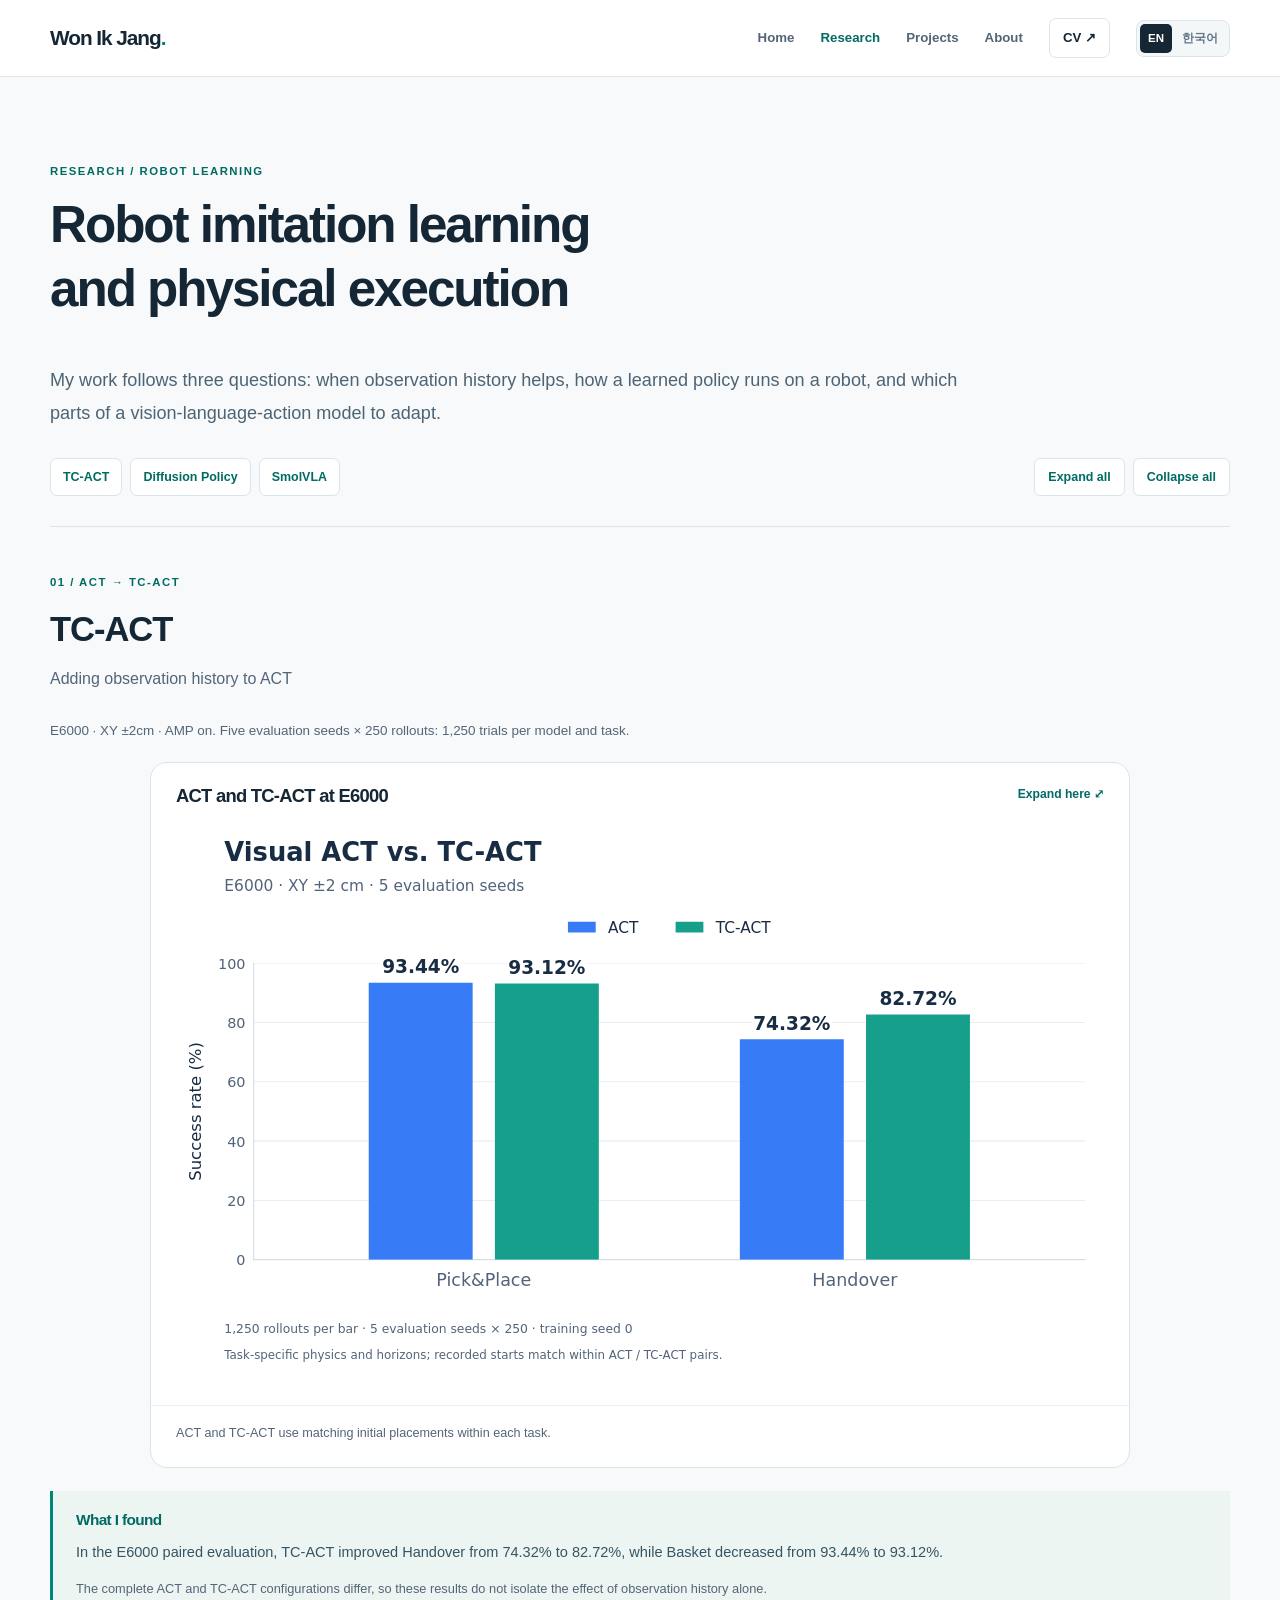
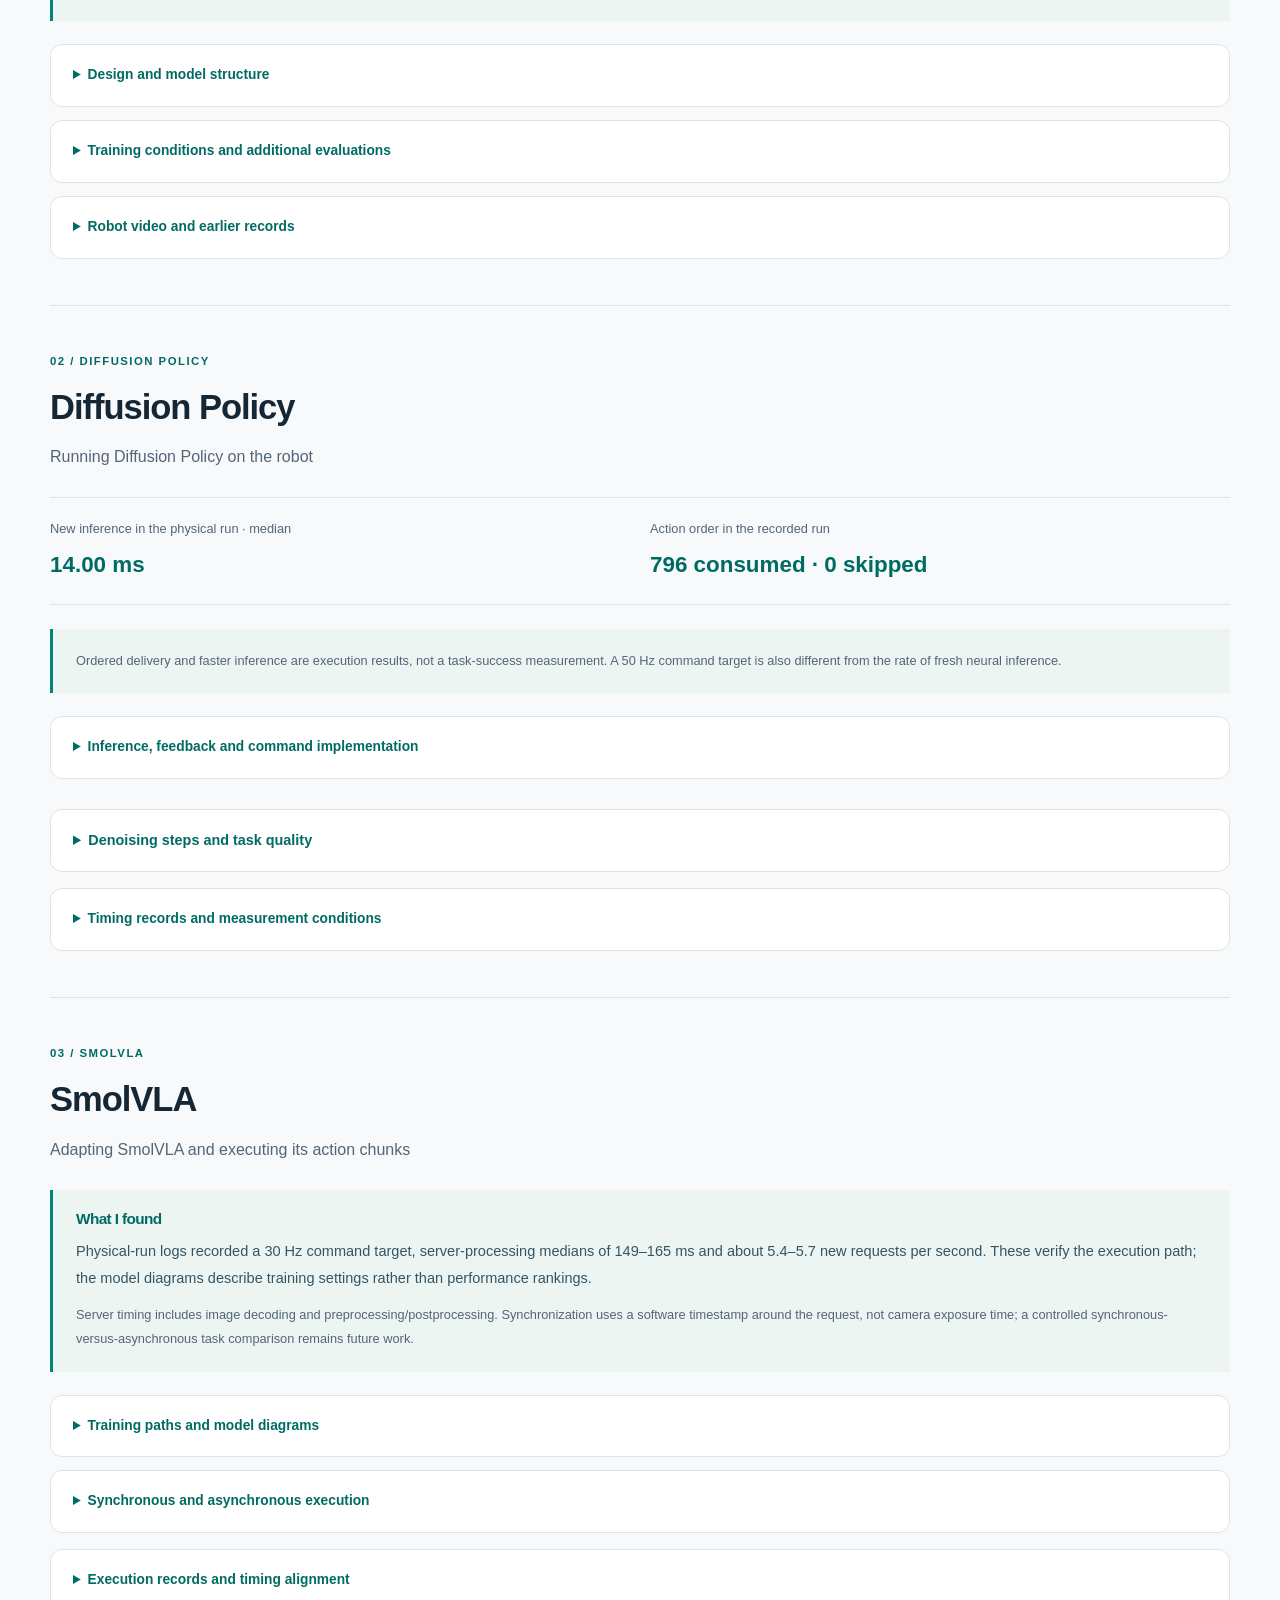
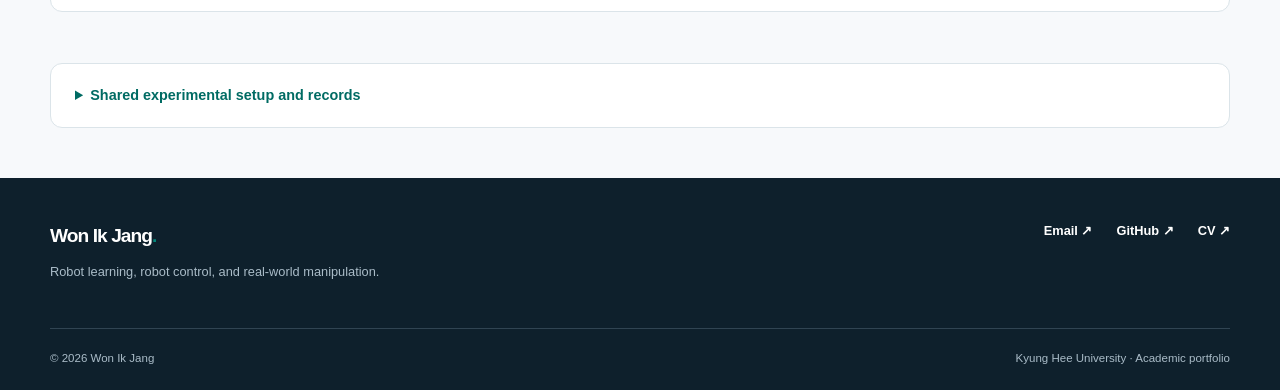
<file: docs/research/details/index.html>
<!doctype html>
<html lang="en"><head><meta charset="utf-8"><meta name="viewport" content="width=device-width,initial-scale=1">
<title>Research | Won Ik Jang</title>
<meta http-equiv="refresh" content="0;url=../">
<script>
(() => {
  const map = {pipeline:"systems",policies:"policies","tc-act":"tc-act",demonstrations:"demonstrations",deployment:"deployment","real-camera":"deployment",results:"results"};
  const requested = location.hash.replace(/^#/, "");
  const destination = map[requested] || "research-index";
  location.replace(new URL("../#" + destination, location.href));
})();
</script></head>
<body><p>Research details now open inside <a href="../#research-index">the Research page</a>.</p></body></html>
</file>
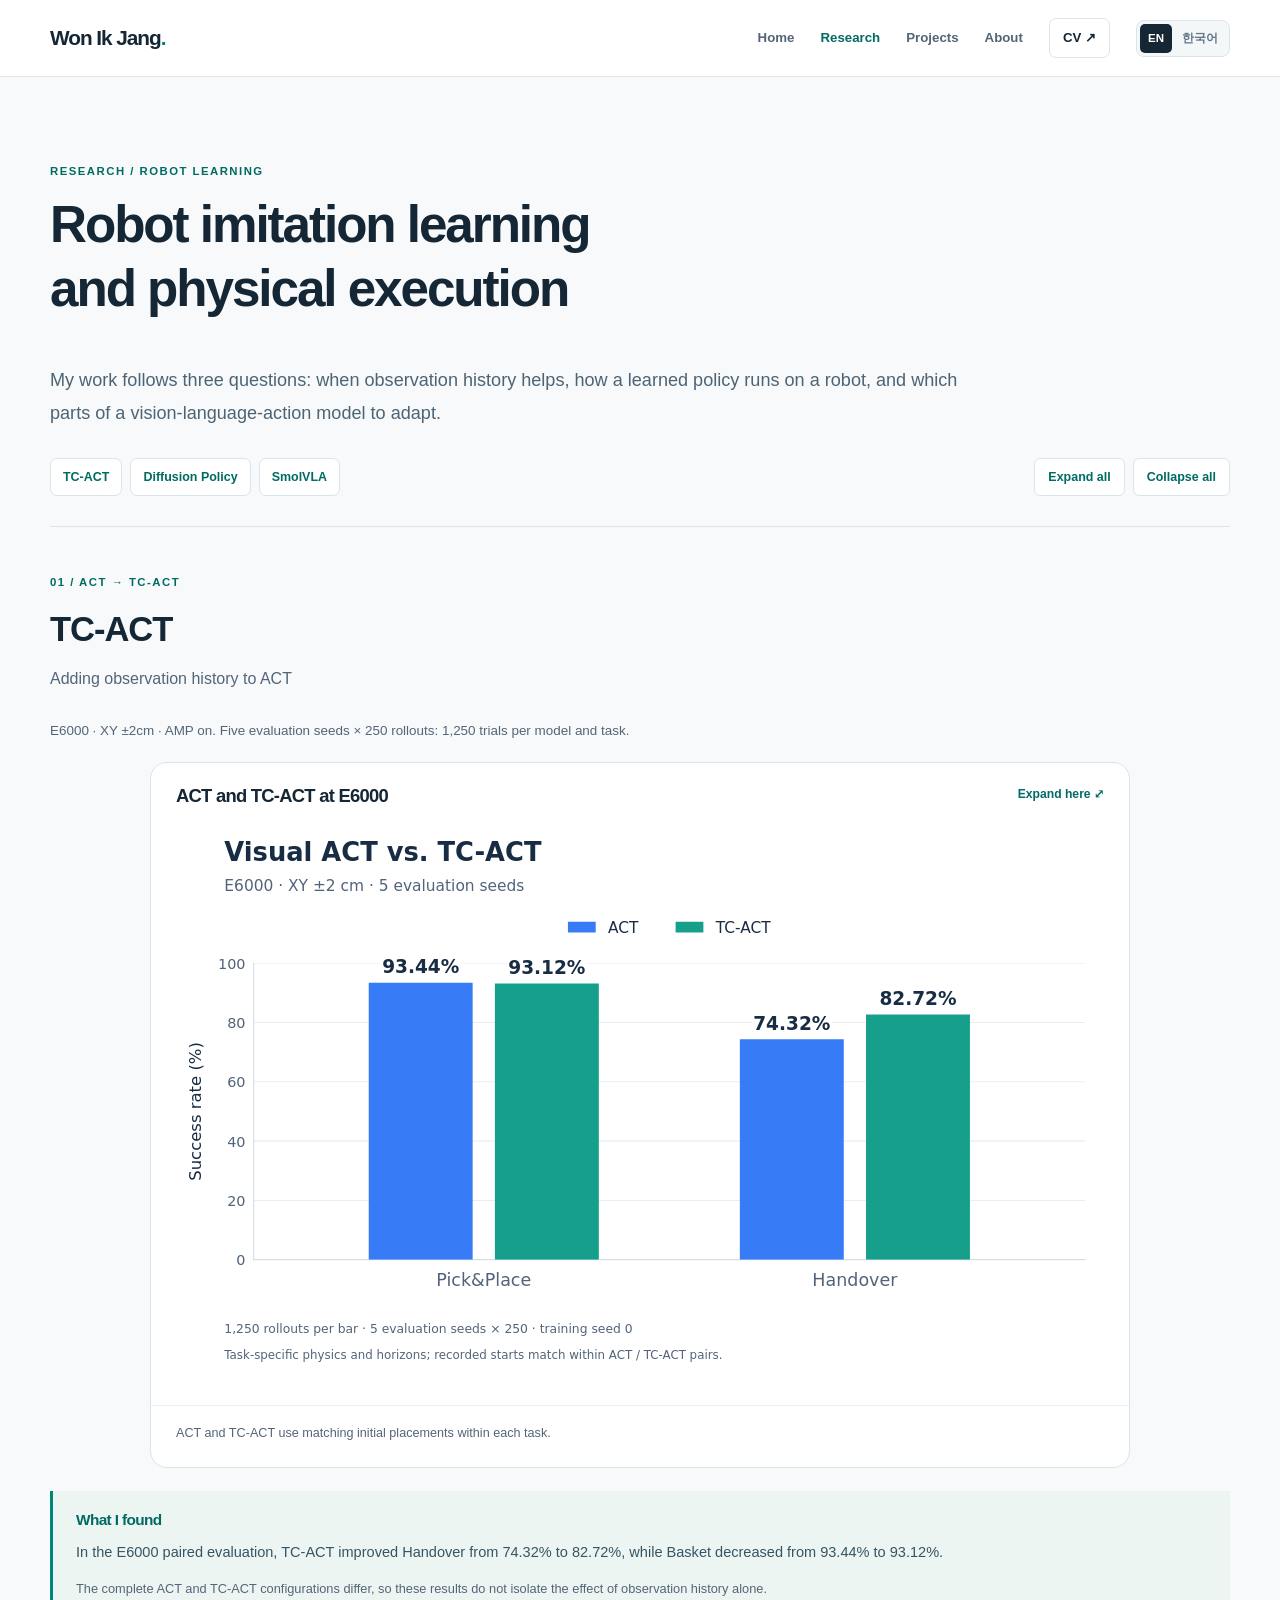
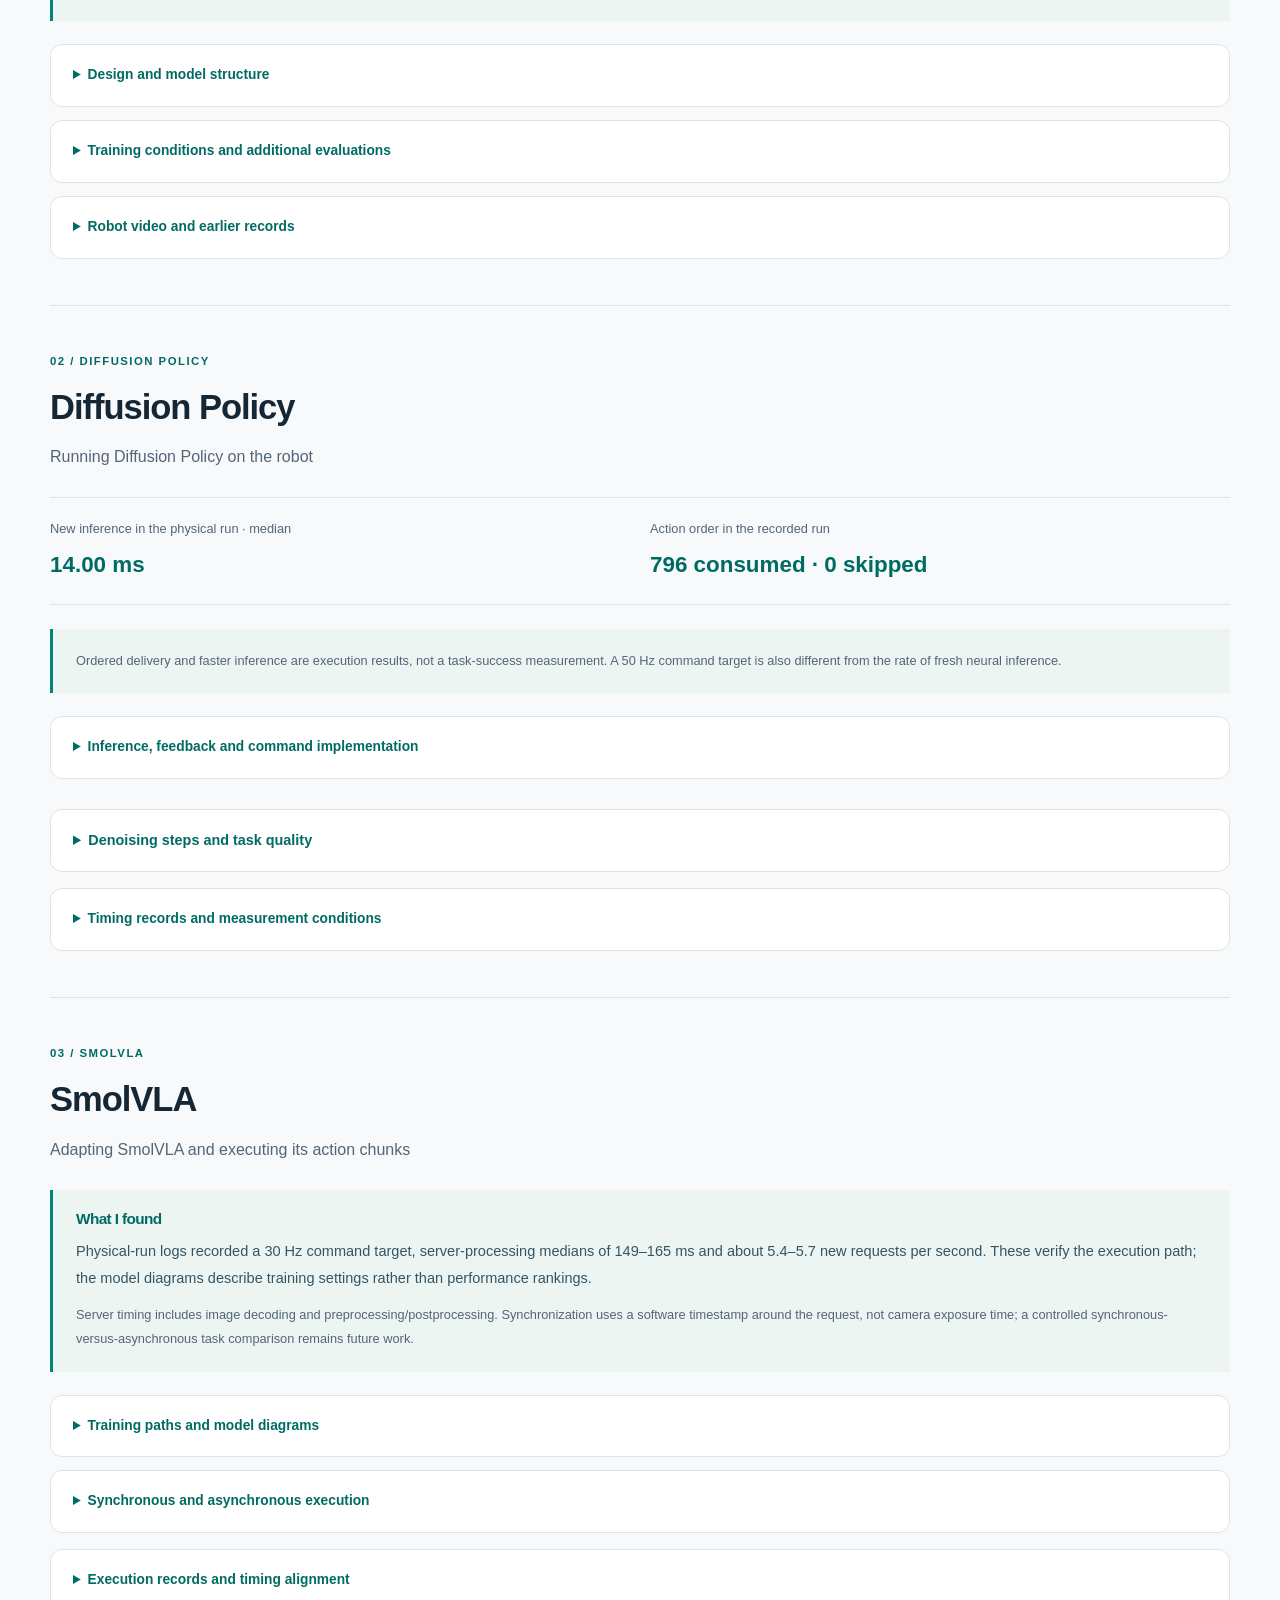
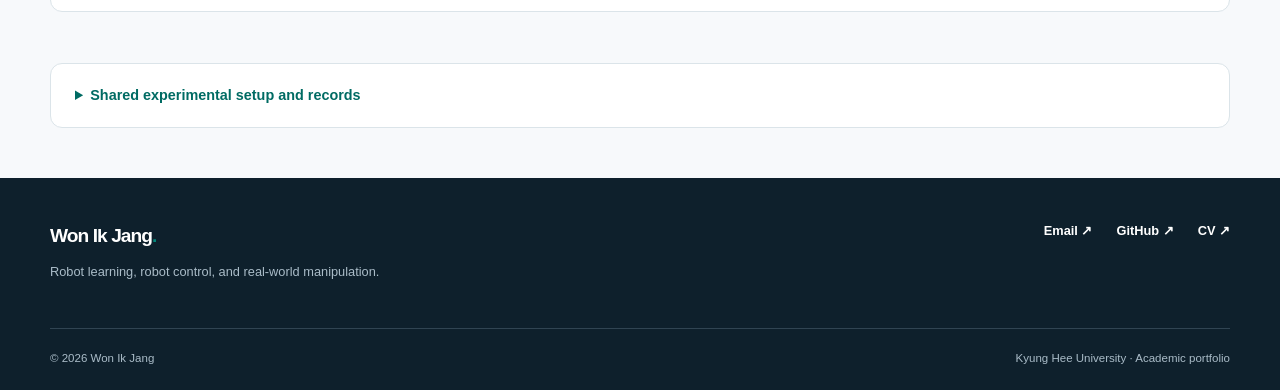
<file: docs/research/interest-plan/index.html>
<!doctype html>
<html lang="en"><head><meta charset="utf-8"><meta name="viewport" content="width=device-width,initial-scale=1">
<title>Research | Won Ik Jang</title><meta http-equiv="refresh" content="0;url=../#research-index">
<script>
(() => {
  const map={"act-tc":"act-tc",diffusion:"diffusion",smolvla:"smolvla","research-plan":"research-index",evidence:"research-index","source-act":"results","source-hardware":"deployment","source-diffusion":"diffusion","source-models":"smolvla-training","source-smol-runs":"smolvla-training","source-comparison":"smolvla-execution"};
  let requested="";try{requested=decodeURIComponent(location.hash.slice(1));}catch{}
  location.replace(new URL("../#"+(map[requested]||"research-index"),location.href));
})();
</script></head><body><p><a href="../#research-index">Research 본문으로 이동 / Open the Research page</a></p></body></html>
</file>
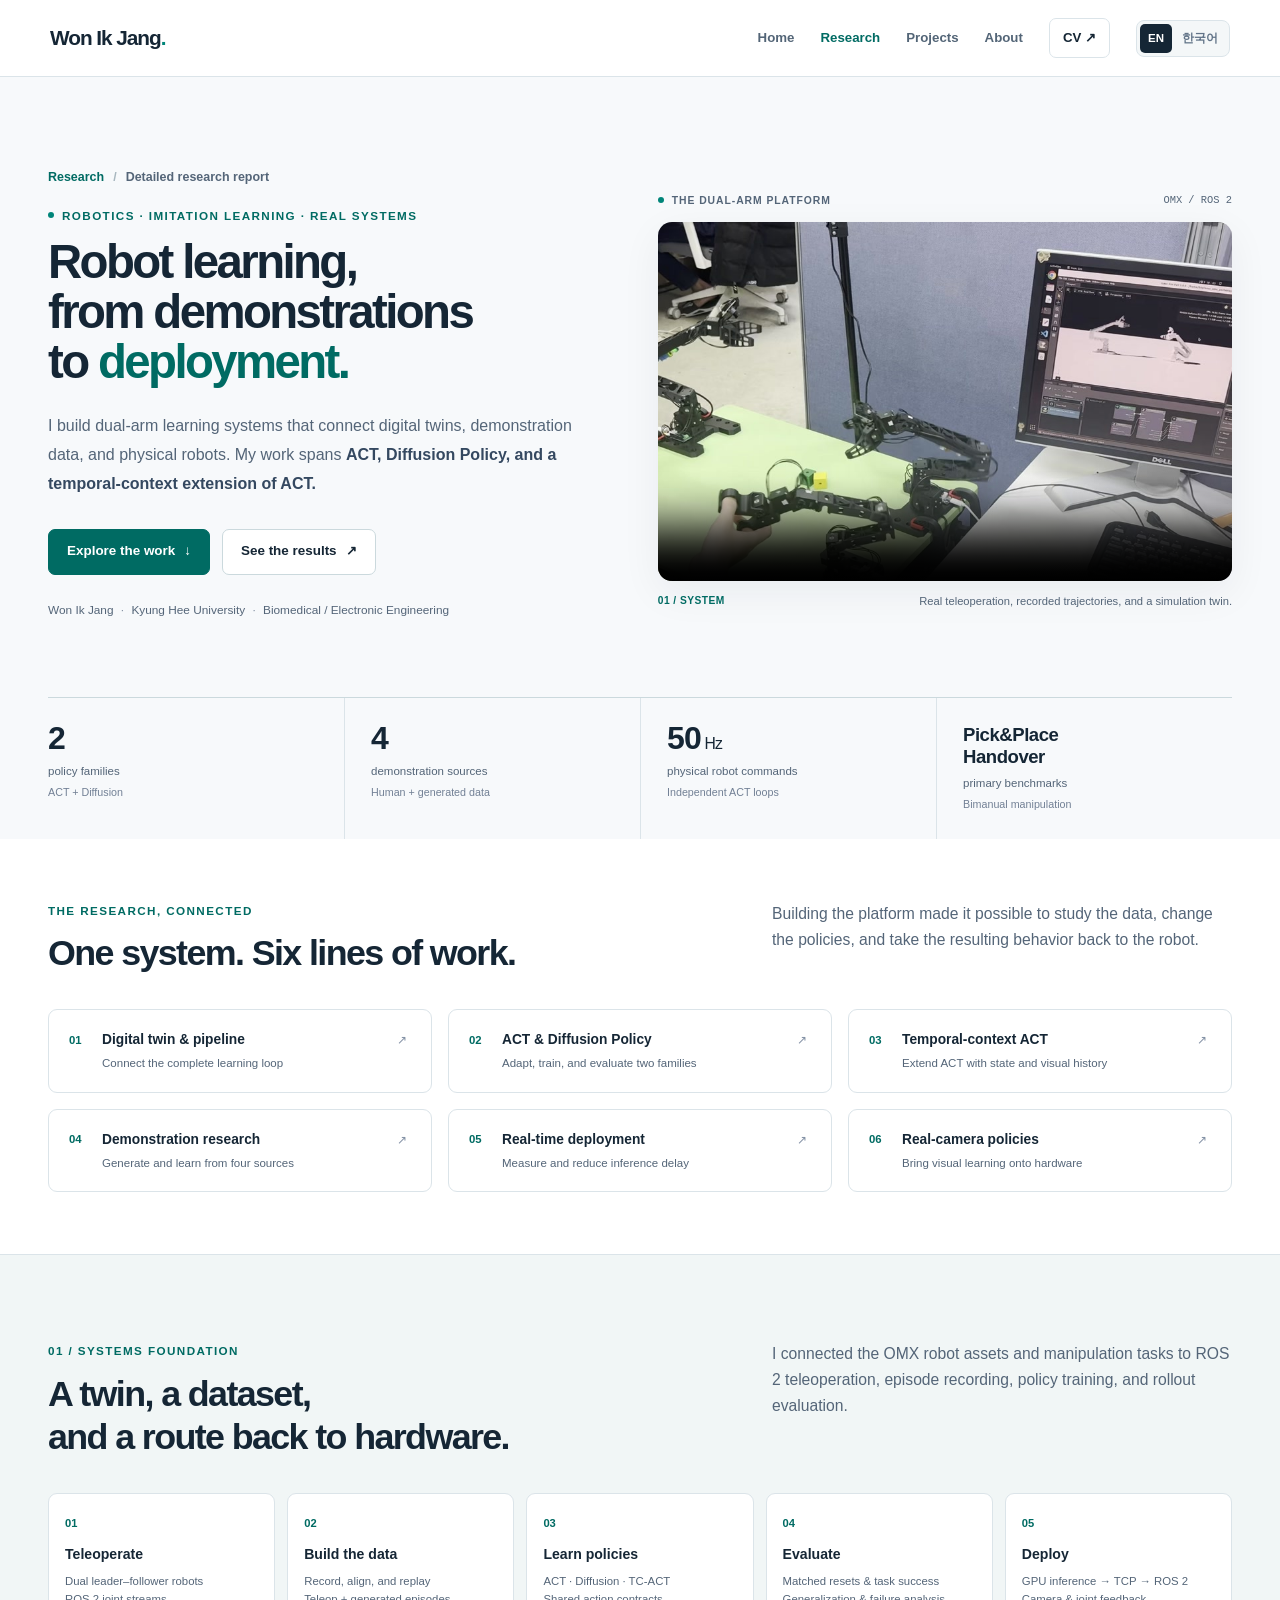
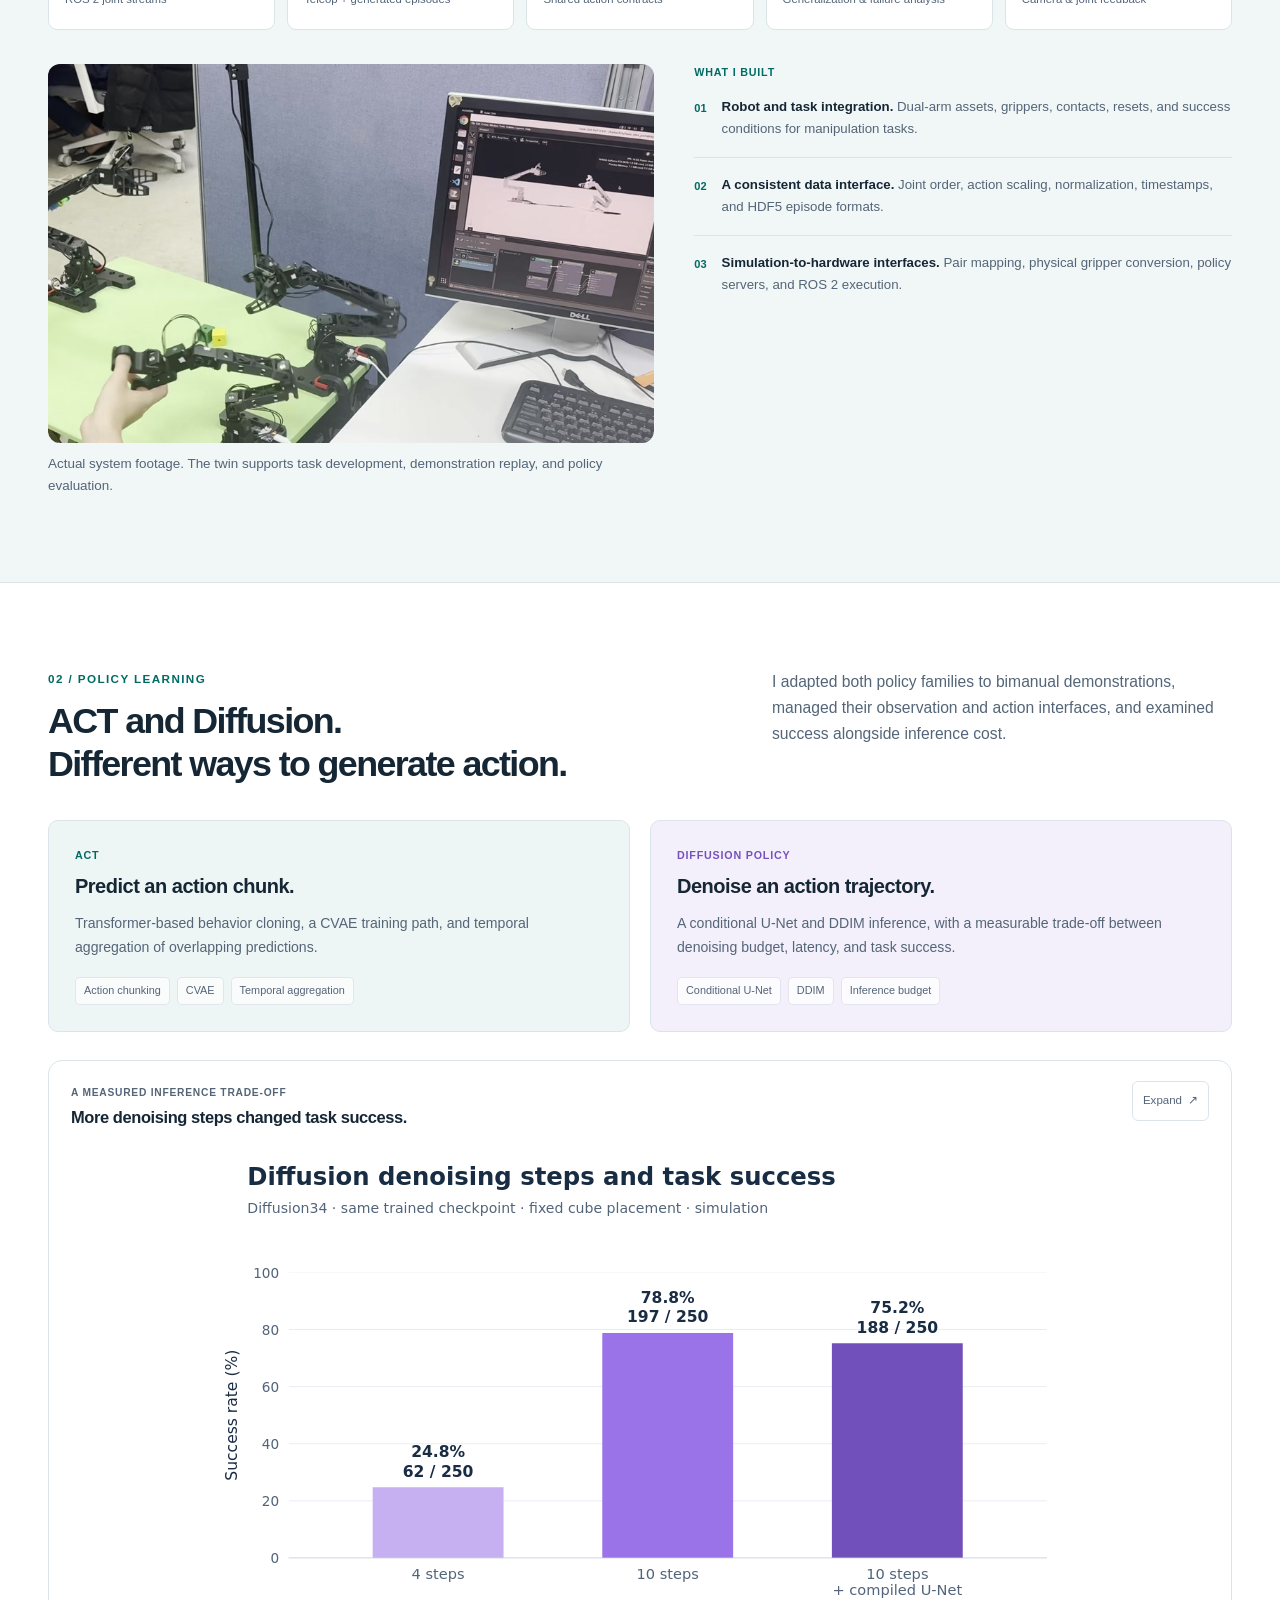
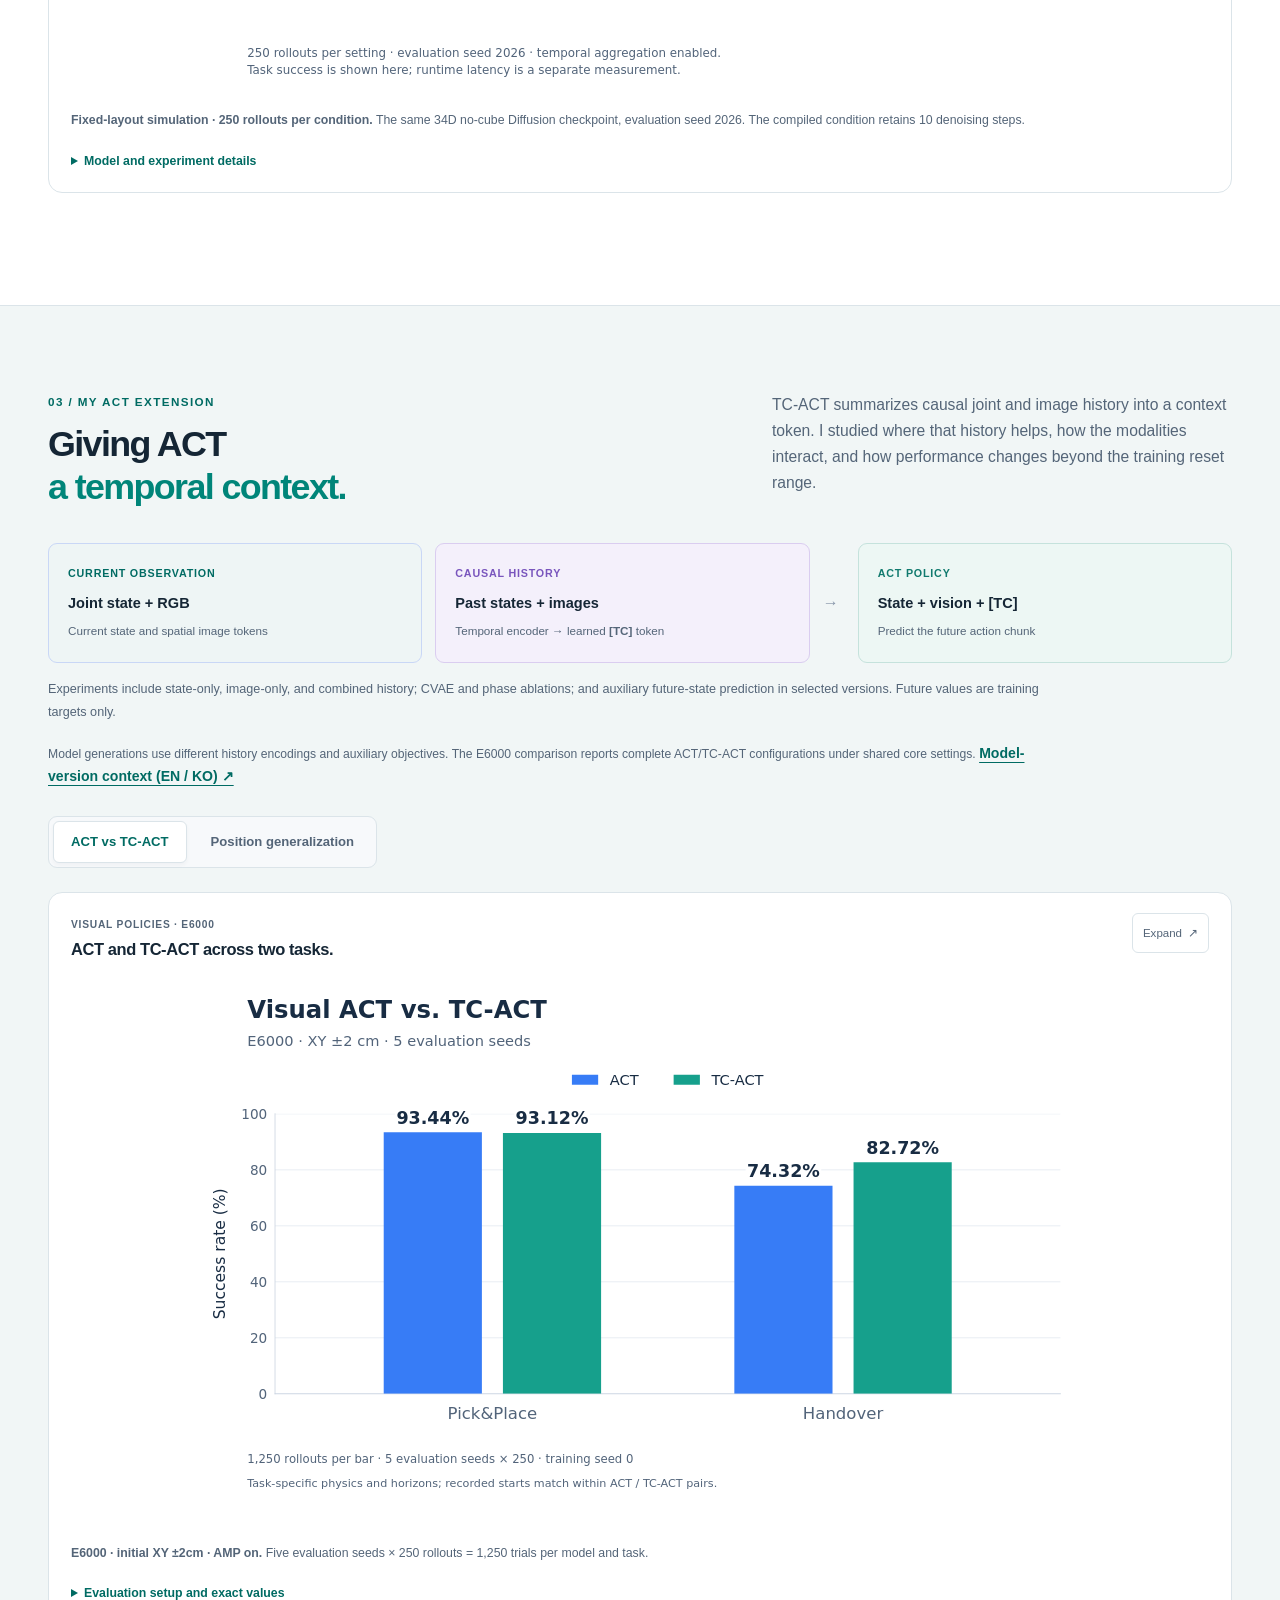
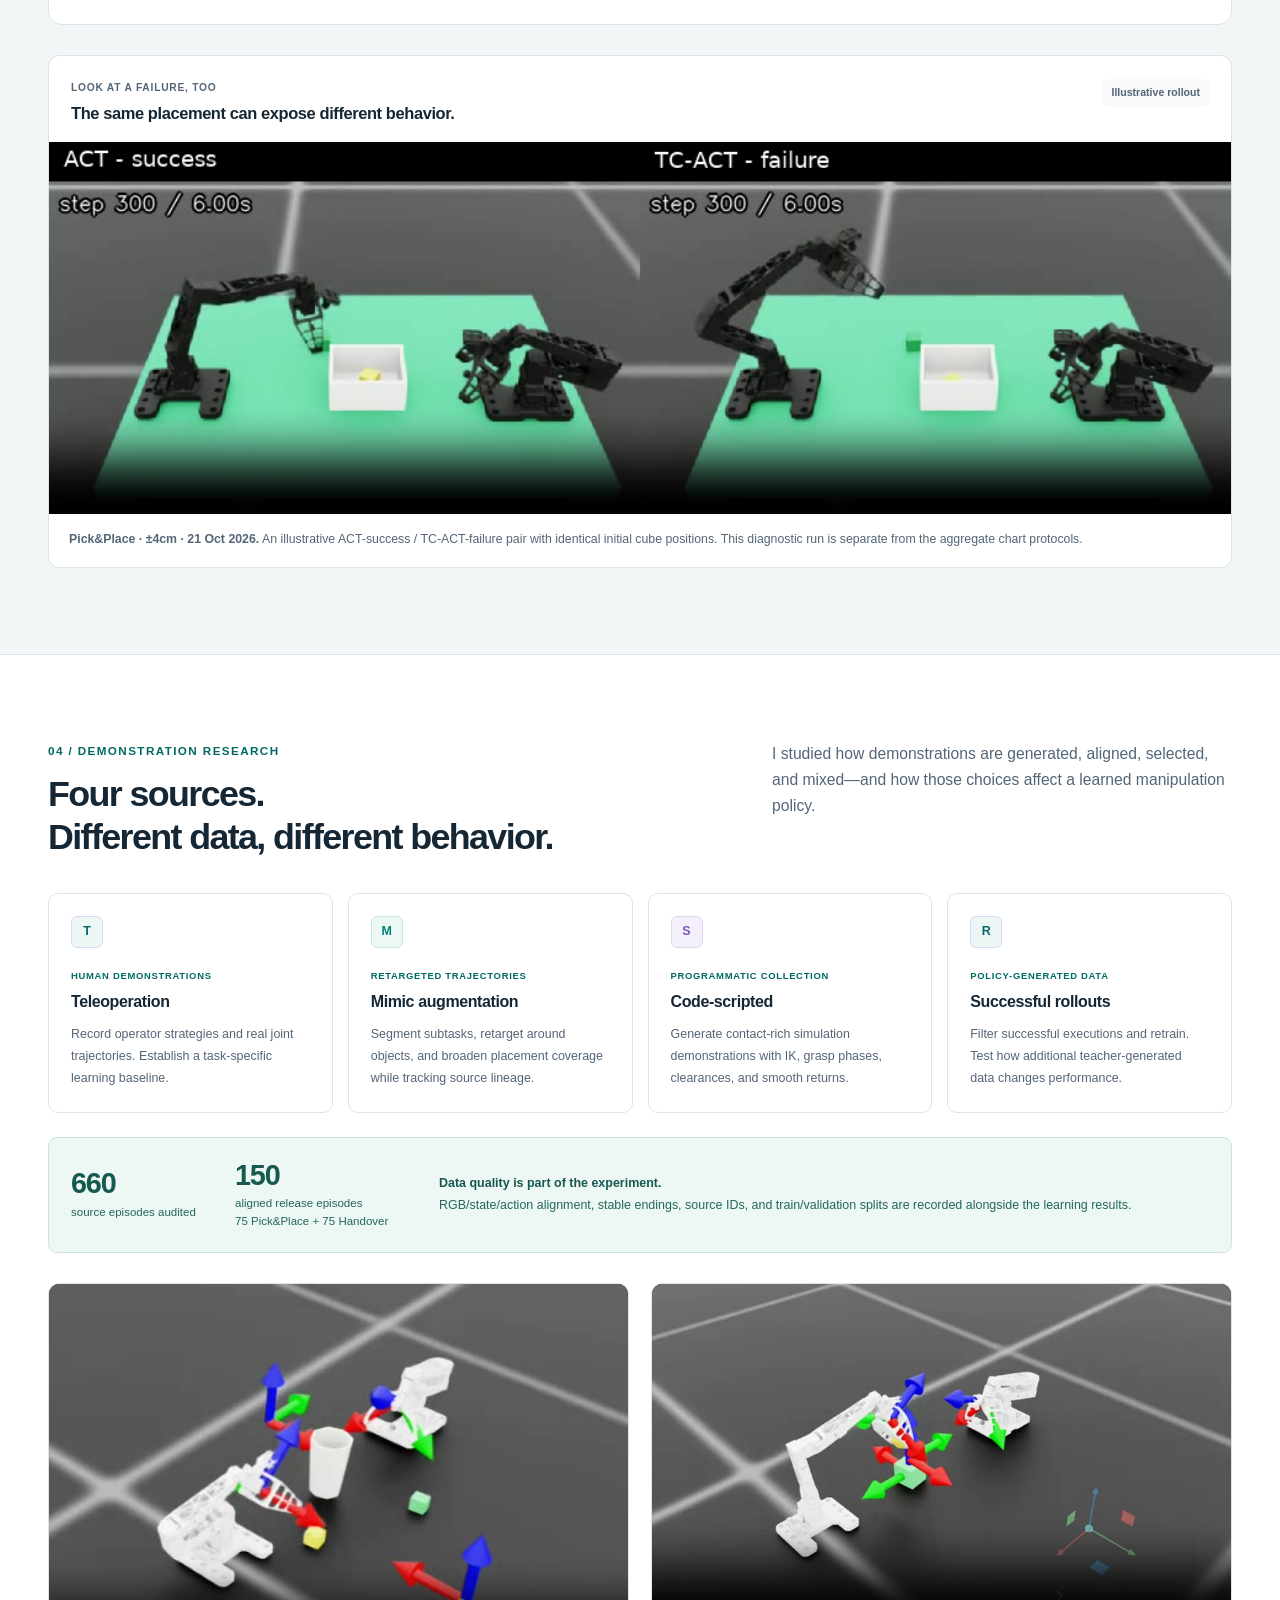
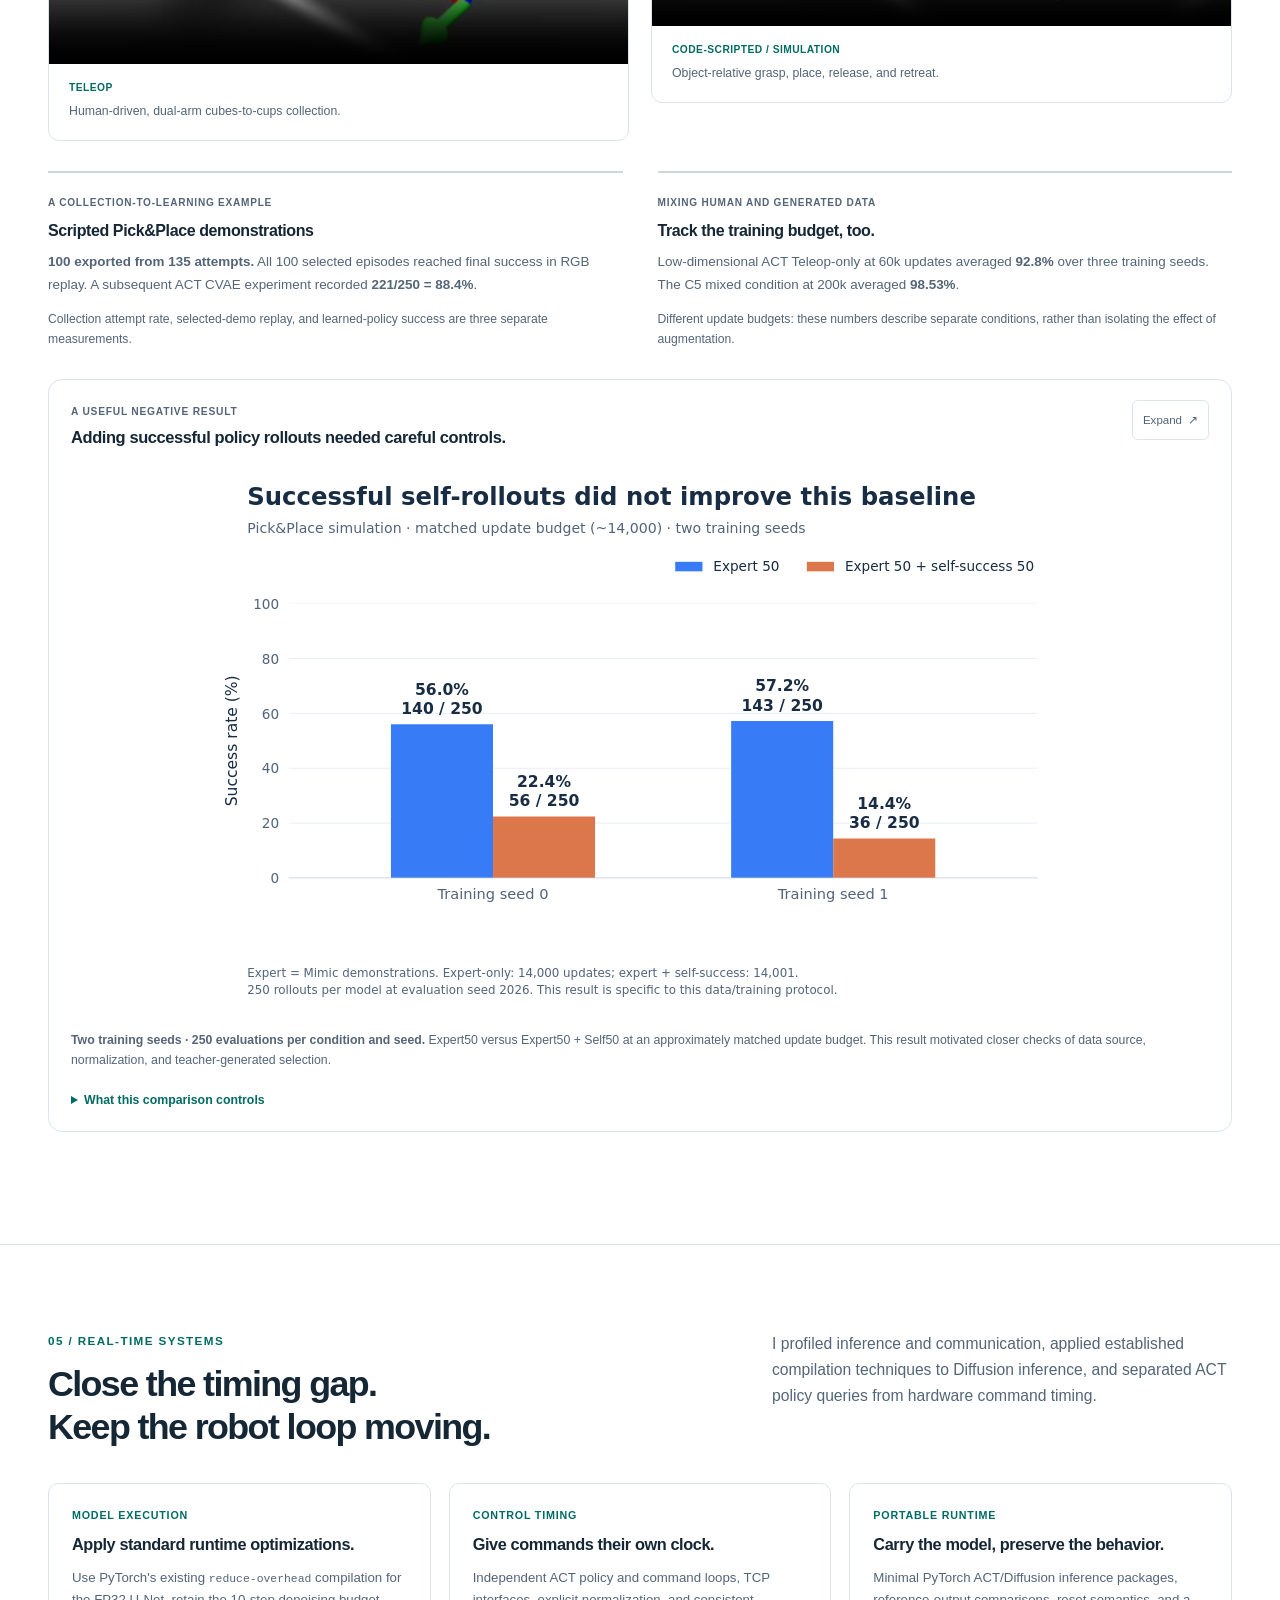
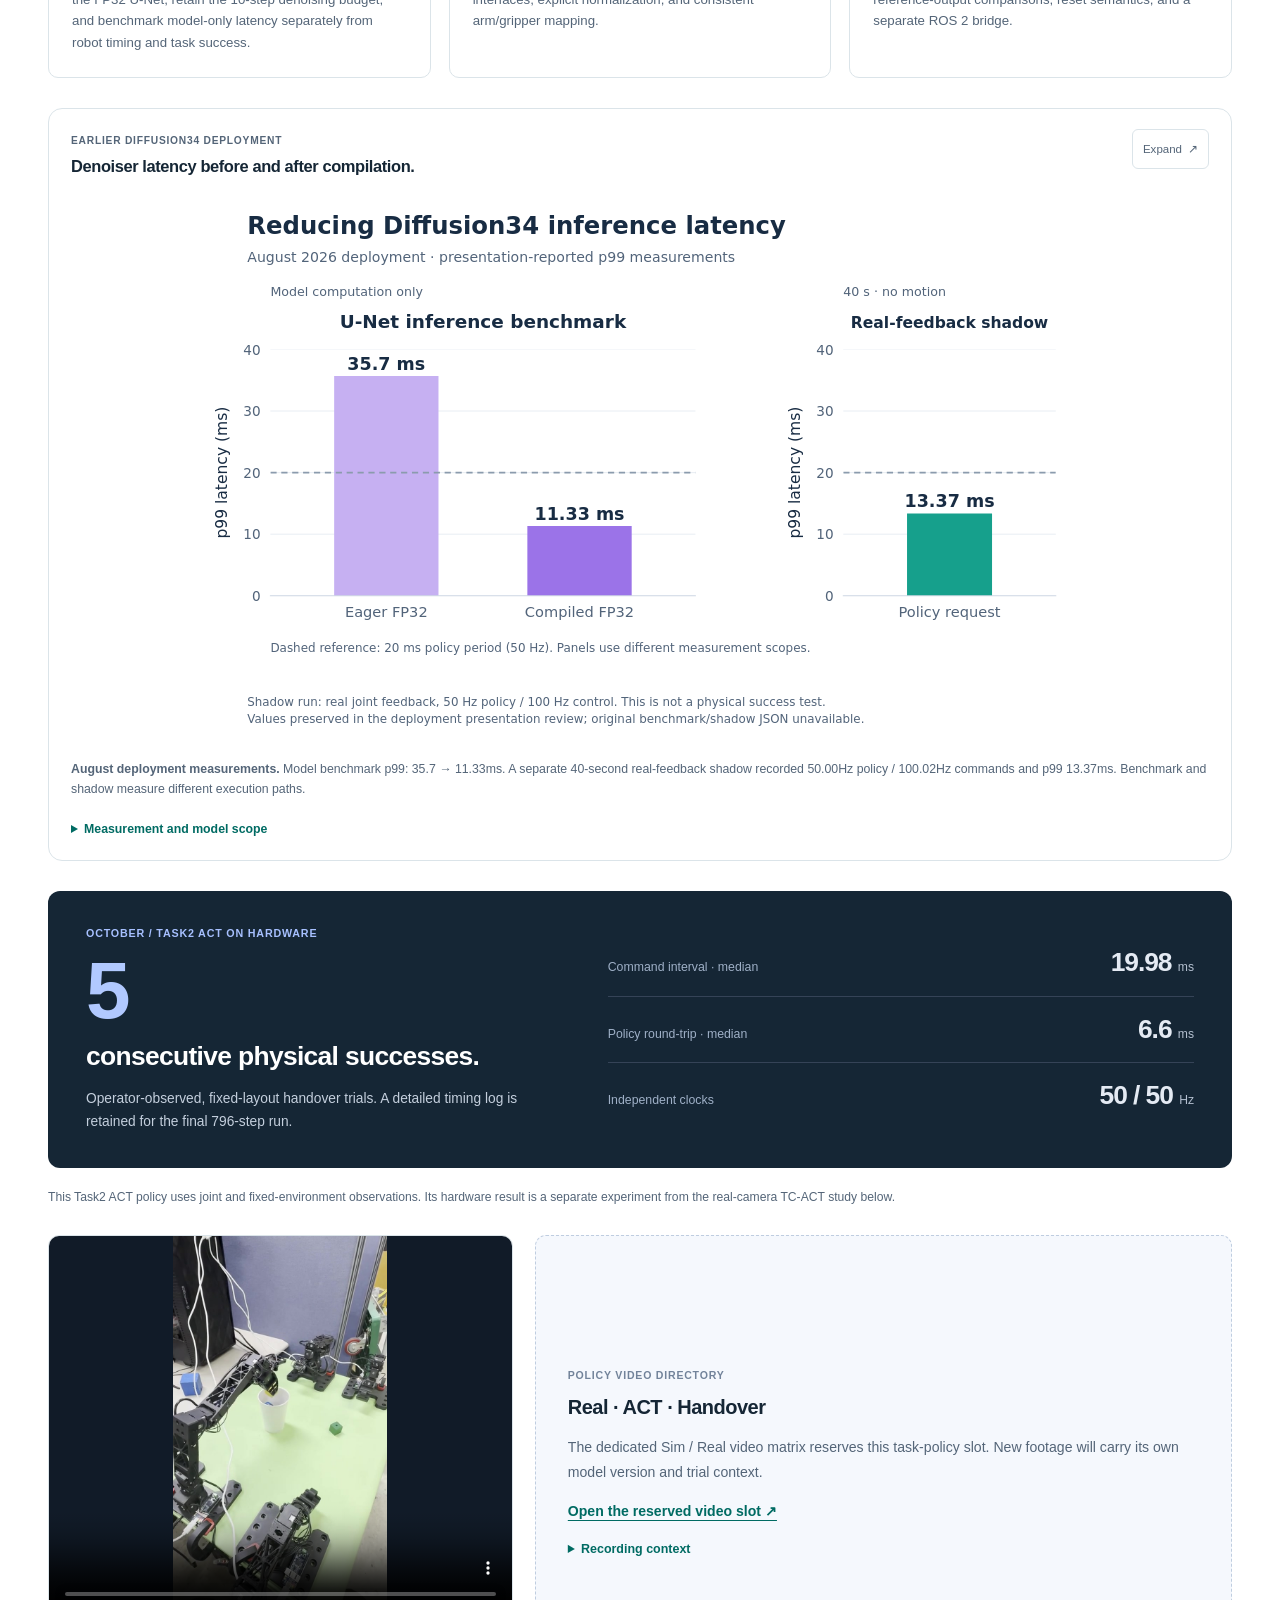
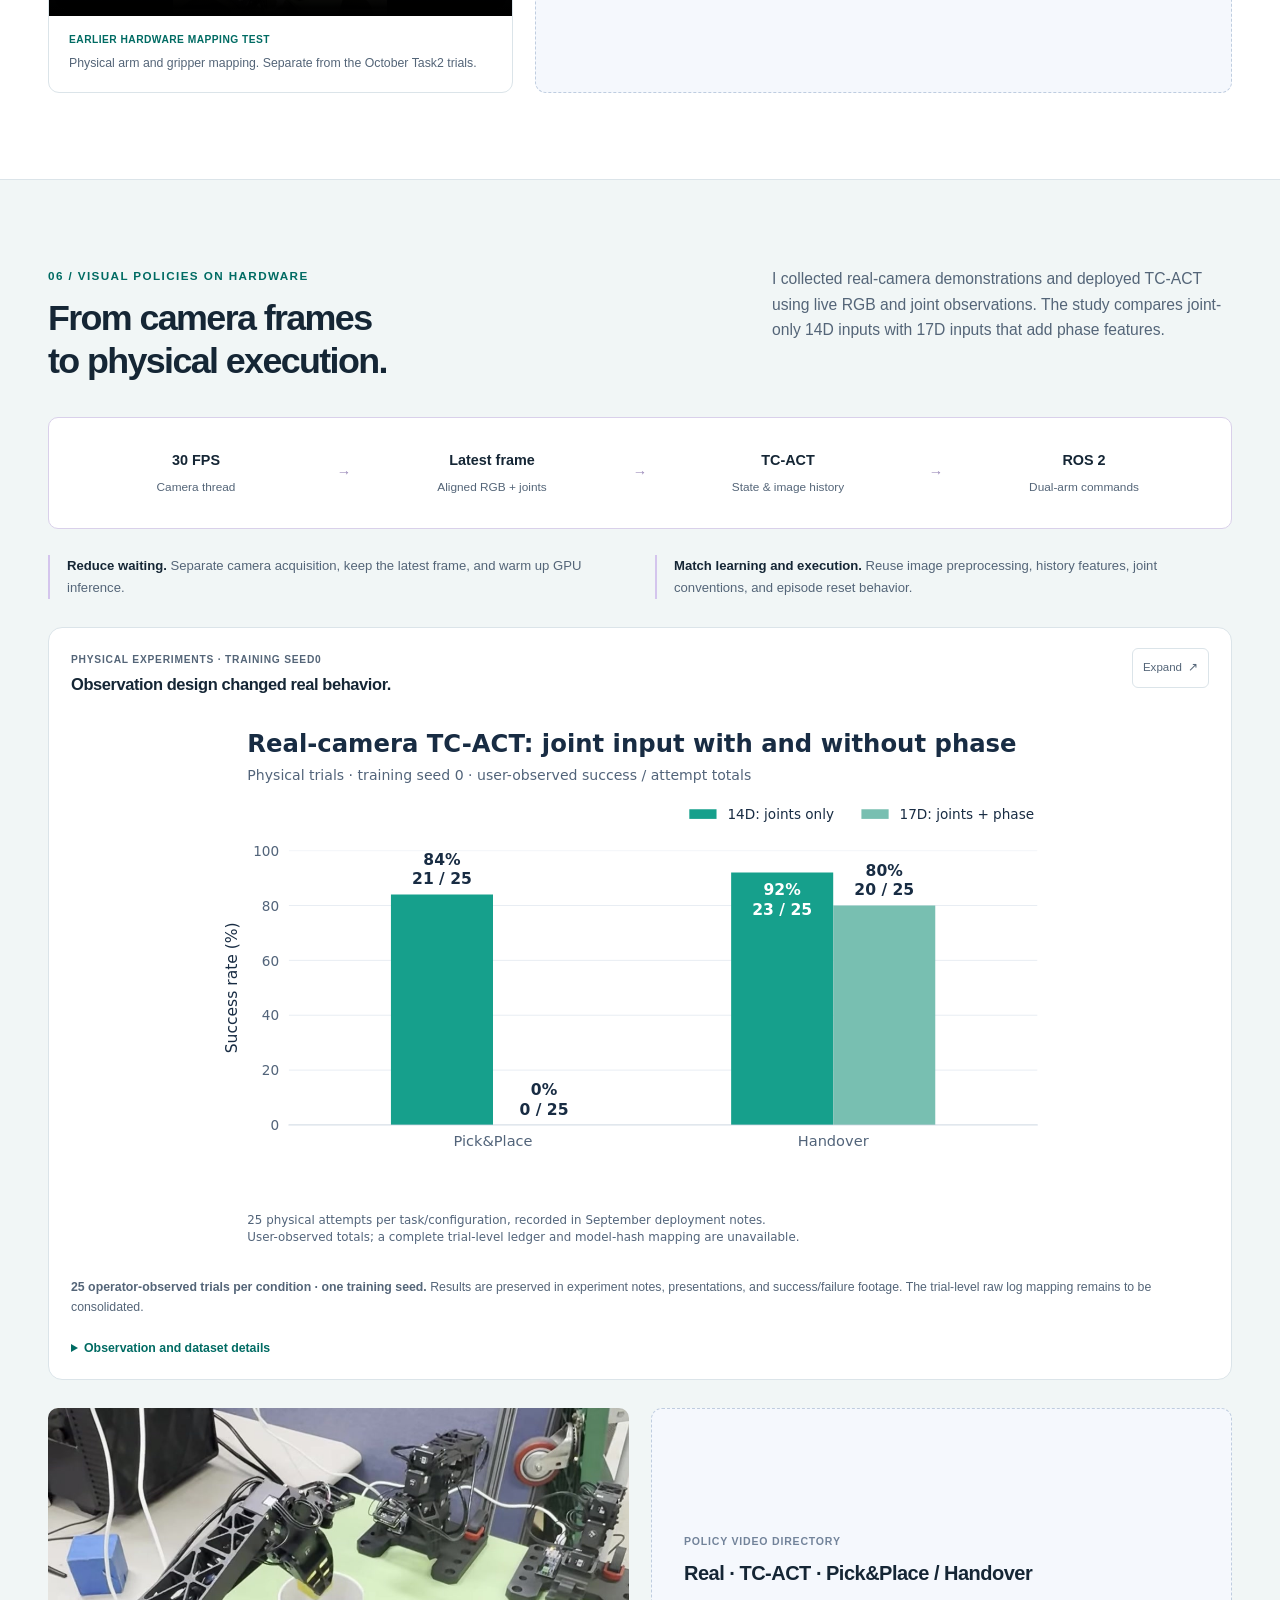
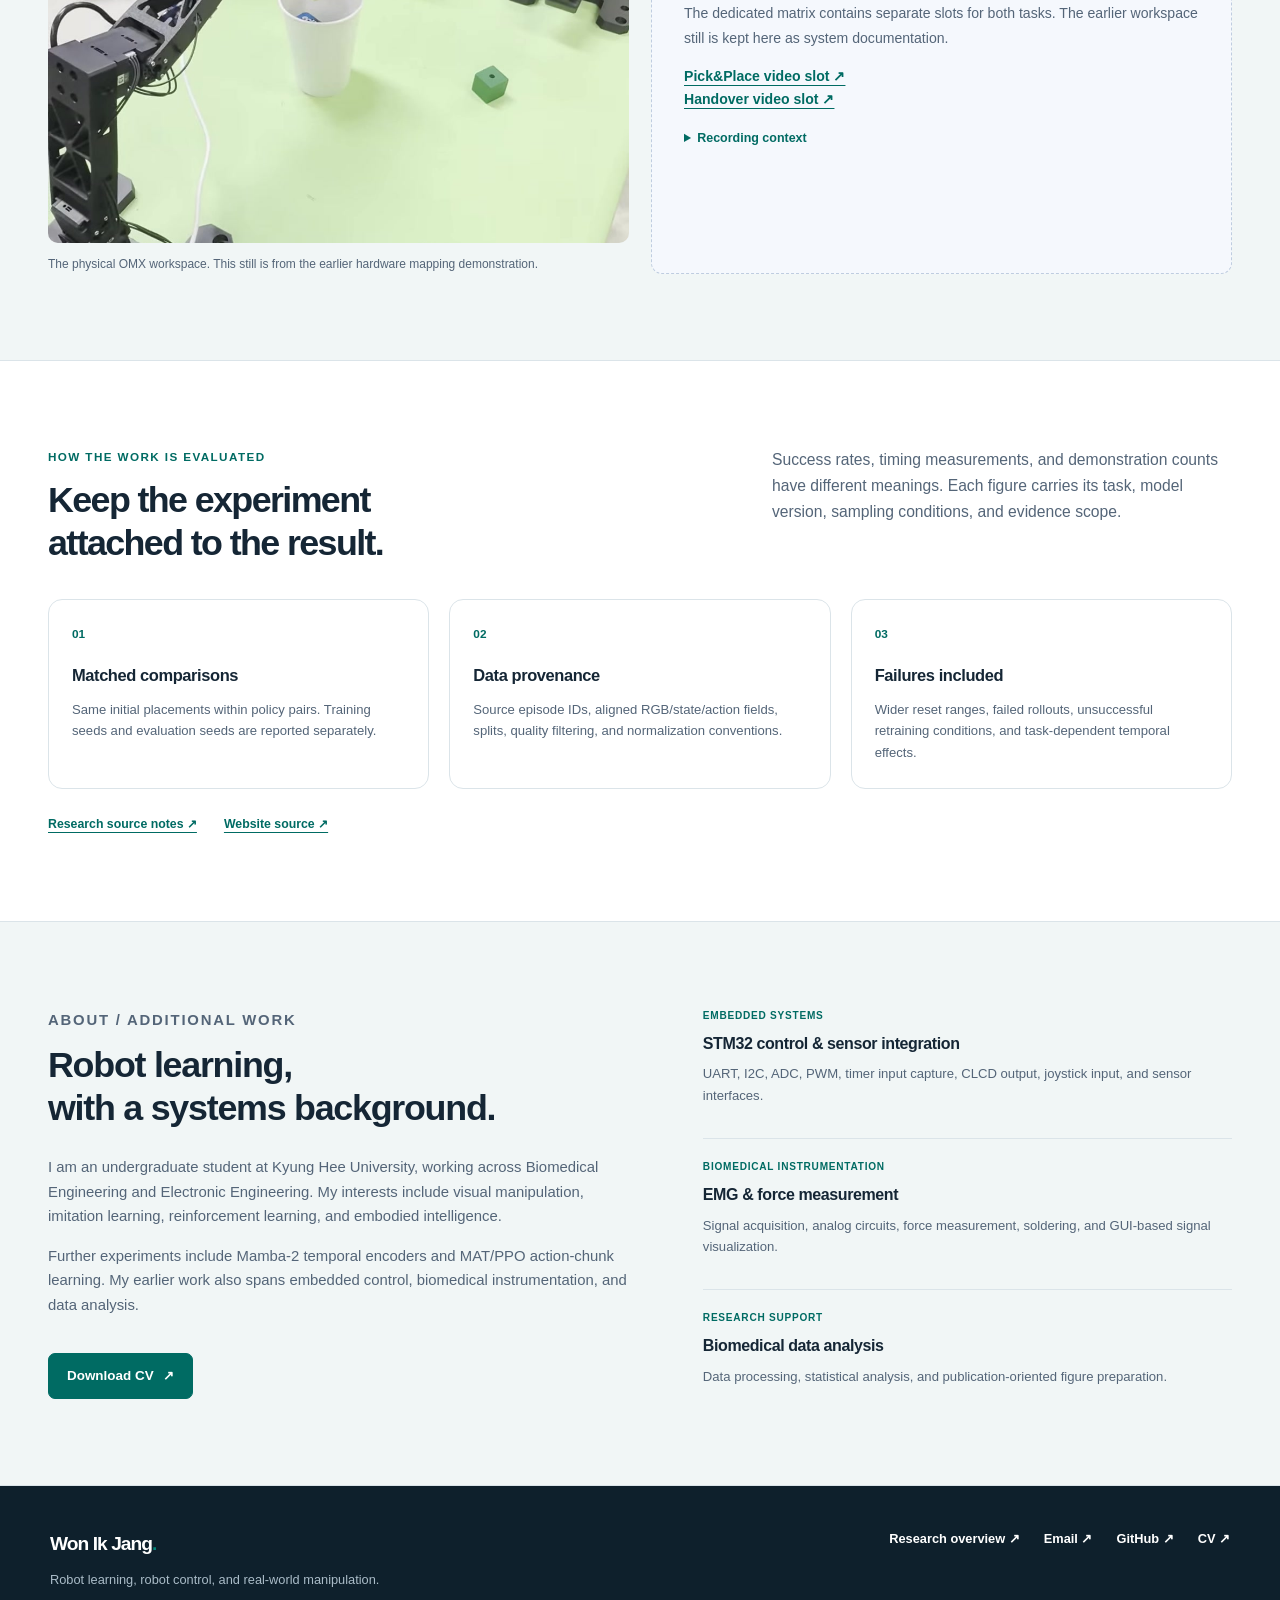
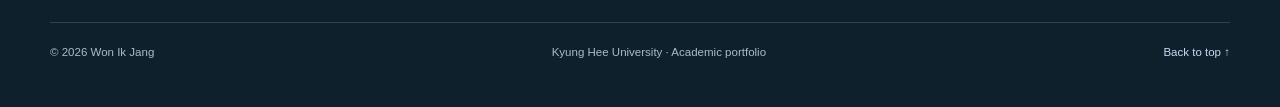
<file: docs/research-details.html>
<!DOCTYPE html>

<html data-portfolio-page="research-details" lang="en">
<head>
<meta charset="utf-8"/>
<meta content="width=device-width, initial-scale=1" name="viewport"/>
<meta content="Won Ik Jang's robotics portfolio: dual-arm digital twins, ACT and Diffusion Policy, temporal-context learning, demonstration generation, and real-time visual robot deployment." name="description"/>
<meta content="#f5f7fb" name="theme-color"/>
<meta content="Won Ik Jang — Robot Learning, Data to Deployment" property="og:title"/>
<meta content="Building and evaluating dual-arm imitation learning systems, from demonstrations to real robots." property="og:description"/>
<meta content="website" property="og:type"/>
<meta content="https://green101630-jwi.github.io/literate-octo-doodle/assets/media/dual-arm-workspace.jpg" property="og:image"/>
<title data-title-en="Research Details | Won Ik Jang" data-title-ko="연구 상세 | 장원익">Research Details | Won Ik Jang</title>
<link href="styles.css" rel="stylesheet"/>
<link href="research-detail-unified.css" rel="stylesheet"/>
<script defer="" src="script.js"></script>
<script defer="" src="portfolio.js"></script>
<script defer="" src="research-detail-i18n.js?v=20261107-tc-label"></script>
</head>
<body>
<a class="skip" href="#main"><span data-locale="en">Skip to content</span><span data-locale="ko">본문으로 건너뛰기</span></a>
<header class="topbar"><div class="wrap nav-row">
<a aria-label="Won Ik Jang homepage" class="brand" href="./">Won Ik Jang<span class="brand-dot">.</span></a>
<button aria-controls="site-nav" aria-expanded="false" class="mobile-menu" data-menu-toggle="" type="button">Menu <span aria-hidden="true">☰</span></button>
<nav aria-label="Main navigation" class="primary-nav" data-site-nav="" id="site-nav">
<a href="./"><span data-locale="en">Home</span><span data-locale="ko">홈</span></a>
<a aria-current="page" href="research/"><span data-locale="en">Research</span><span data-locale="ko">연구</span></a>
<a href="projects/"><span data-locale="en">Projects</span><span data-locale="ko">프로젝트</span></a>
<a href="about/"><span data-locale="en">About</span><span data-locale="ko">소개</span></a>
<a class="nav-cv" href="assets/WonIkJang_CV.pdf?v=31153842b9fe" rel="noopener" target="_blank">CV ↗</a>
<div aria-label="Language" class="language-switch" role="group"><button aria-pressed="true" data-language="en" type="button">EN</button><button aria-pressed="false" data-language="ko" type="button">한국어</button></div>
</nav></div></header>
<main id="main">
<section aria-labelledby="hero-title" class="hero" id="top">
<div class="container hero-grid">
<div class="hero-copy">
<nav aria-label="Breadcrumb" class="detail-context"><a href="research/"><span data-locale="en">Research</span><span data-locale="ko">연구</span></a><span aria-hidden="true" class="divider-mark">/</span><span data-locale="en">Detailed research report</span><span data-locale="ko">연구 상세 보고서</span></nav>
<p class="eyebrow"><span aria-hidden="true" class="status-dot"></span> Robotics · Imitation learning · Real systems</p>
<h1 id="hero-title">Robot learning,<br/>from demonstrations<br/>to <span>deployment.</span></h1>
<p class="hero-description">I build dual-arm learning systems that connect digital twins, demonstration data, and physical robots. My work spans <strong>ACT, Diffusion Policy, and a temporal-context extension of ACT.</strong></p>
<div class="hero-actions"><a class="button button-primary" href="#research">Explore the work <span aria-hidden="true">↓</span></a><a class="button button-quiet" href="#results">See the results <span aria-hidden="true">↗</span></a></div>
<p class="hero-byline">Won Ik Jang <span>·</span> Kyung Hee University <span>·</span> Biomedical / Electronic Engineering</p>
</div>
<figure class="hero-visual">
<div class="visual-topline"><span aria-hidden="true" class="status-dot"></span> THE DUAL-ARM PLATFORM <span class="mono">OMX / ROS 2</span></div>
<video aria-label="Real dual-arm teleoperation linked to the digital twin" controls="" muted="" playsinline="" poster="assets/media/dual-arm-workspace.jpg" preload="metadata">
<source src="assets/media/dual-arm-teleoperation.mp4" type="video/mp4"/>
<a href="assets/media/dual-arm-teleoperation.mp4">Download the system demonstration</a>.
          </video>
<figcaption><span class="caption-index">01 / SYSTEM</span><span>Real teleoperation, recorded trajectories, and a simulation twin.</span></figcaption>
</figure>
</div>
<div aria-label="Research scope" class="container hero-facts">
<div><strong>2</strong><span>policy families<br/><b>ACT + Diffusion</b></span></div>
<div><strong>4</strong><span>demonstration sources<br/><b>Human + generated data</b></span></div>
<div><strong>50<span class="unit"> Hz</span></strong><span>physical robot commands<br/><b>Independent ACT loops</b></span></div>
<div><strong class="fact-words">Pick&amp;Place<br/>Handover</strong><span>primary benchmarks<br/><b>Bimanual manipulation</b></span></div>
</div>
</section>
<section aria-labelledby="research-title" class="section research-map" id="research">
<div class="container">
<div class="section-heading"><div><p class="eyebrow">The research, connected</p><h2 id="research-title">One system. Six lines of work.</h2></div><p>Building the platform made it possible to study the data, change the policies, and take the resulting behavior back to the robot.</p></div>
<div class="project-index">
<a href="#pipeline"><span>01</span><strong>Digital twin &amp; pipeline</strong><small>Connect the complete learning loop</small><b aria-hidden="true">↗</b></a>
<a href="#policies"><span>02</span><strong>ACT &amp; Diffusion Policy</strong><small>Adapt, train, and evaluate two families</small><b aria-hidden="true">↗</b></a>
<a href="#tc-act"><span>03</span><strong>Temporal-context ACT</strong><small>Extend ACT with state and visual history</small><b aria-hidden="true">↗</b></a>
<a href="#demonstrations"><span>04</span><strong>Demonstration research</strong><small>Generate and learn from four sources</small><b aria-hidden="true">↗</b></a>
<a href="#deployment"><span>05</span><strong>Real-time deployment</strong><small>Measure and reduce inference delay</small><b aria-hidden="true">↗</b></a>
<a href="#real-camera"><span>06</span><strong>Real-camera policies</strong><small>Bring visual learning onto hardware</small><b aria-hidden="true">↗</b></a>
</div>
</div>
</section>
<section aria-labelledby="pipeline-title" class="section section-tint" id="pipeline">
<div class="container">
<div class="section-heading"><div><p class="eyebrow">01 / Systems foundation</p><h2 id="pipeline-title">A twin, a dataset,<br/>and a route back to hardware.</h2></div><p>I connected the OMX robot assets and manipulation tasks to ROS 2 teleoperation, episode recording, policy training, and rollout evaluation.</p></div>
<ol aria-label="Robot learning pipeline" class="pipeline-flow">
<li><span>01</span><strong>Teleoperate</strong><small>Dual leader–follower robots<br/>ROS 2 joint streams</small></li>
<li><span>02</span><strong>Build the data</strong><small>Record, align, and replay<br/>Teleop + generated episodes</small></li>
<li><span>03</span><strong>Learn policies</strong><small>ACT · Diffusion · TC-ACT<br/>Shared action contracts</small></li>
<li><span>04</span><strong>Evaluate</strong><small>Matched resets &amp; task success<br/>Generalization &amp; failure analysis</small></li>
<li><span>05</span><strong>Deploy</strong><small>GPU inference → TCP → ROS 2<br/>Camera &amp; joint feedback</small></li>
</ol>
<div class="foundation-grid">
<figure class="image-figure"><img alt="The actual dual-arm OMX teleoperation platform and simulation setup" height="540" loading="lazy" src="assets/media/dual-arm-workspace.jpg" width="1280"/><figcaption>Actual system footage. The twin supports task development, demonstration replay, and policy evaluation.</figcaption></figure>
<div class="contribution-list"><p class="mini-label">What I built</p><div><span>01</span><p><strong>Robot and task integration.</strong> Dual-arm assets, grippers, contacts, resets, and success conditions for manipulation tasks.</p></div><div><span>02</span><p><strong>A consistent data interface.</strong> Joint order, action scaling, normalization, timestamps, and HDF5 episode formats.</p></div><div><span>03</span><p><strong>Simulation-to-hardware interfaces.</strong> Pair mapping, physical gripper conversion, policy servers, and ROS 2 execution.</p></div></div>
</div>
</div>
</section>
<section aria-labelledby="policies-title" class="section" id="policies">
<div class="container">
<div class="section-heading"><div><p class="eyebrow">02 / Policy learning</p><h2 id="policies-title">ACT and Diffusion.<br/>Different ways to generate action.</h2></div><p>I adapted both policy families to bimanual demonstrations, managed their observation and action interfaces, and examined success alongside inference cost.</p></div>
<div class="policy-pair"><article class="policy-summary act-accent"><span class="mini-label">ACT</span><h3>Predict an action chunk.</h3><p>Transformer-based behavior cloning, a CVAE training path, and temporal aggregation of overlapping predictions.</p><div class="tag-row"><span>Action chunking</span><span>CVAE</span><span>Temporal aggregation</span></div></article><article class="policy-summary diffusion-accent"><span class="mini-label">DIFFUSION POLICY</span><h3>Denoise an action trajectory.</h3><p>A conditional U-Net and DDIM inference, with a measurable trade-off between denoising budget, latency, and task success.</p><div class="tag-row"><span>Conditional U-Net</span><span>DDIM</span><span>Inference budget</span></div></article></div>
<figure class="chart-panel">
<div class="chart-header"><div><p class="mini-label">A measured inference trade-off</p><h3>More denoising steps changed task success.</h3></div><button class="chart-expand" data-chart="assets/charts/diffusion-steps.svg" data-title="Diffusion denoising budget" type="button">Expand <span aria-hidden="true">↗</span></button></div>
<img alt="Diffusion success rates: 4 denoising steps 24.8 percent, 10 steps 78.8 percent, 10 steps with compile 75.2 percent" class="chart-image" height="727" loading="lazy" src="assets/charts/diffusion-steps.svg" width="1200"/>
<figcaption><strong>Fixed-layout simulation · 250 rollouts per condition.</strong> The same 34D no-cube Diffusion checkpoint, evaluation seed 2026. The compiled condition retains 10 denoising steps.</figcaption>
<details class="method-note"><summary>Model and experiment details</summary><p>Teleop30, train27 / validation3; 34D observations, 14D actions, chunk50; 60,000 training updates. These are the earlier Diffusion34 experiments. Other deployed checkpoints use separate observation, normalization, and timing contracts.</p><table class="data-table"><caption class="sr-only">Diffusion denoising evaluation data</caption><thead><tr><th>Inference</th><th>Success</th><th>Rollouts</th></tr></thead><tbody><tr><td>4 steps</td><td>24.8%</td><td>250</td></tr><tr><td>10 steps</td><td>78.8%</td><td>250</td></tr><tr><td>10 steps + compile</td><td>75.2%</td><td>250</td></tr></tbody></table></details>
</figure>
</div>
</section>
<section aria-labelledby="tc-title" class="section section-tint" id="tc-act">
<div class="container">
<div class="section-heading"><div><p class="eyebrow">03 / My ACT extension</p><h2 id="tc-title">Giving ACT<br/><span class="text-teal">a temporal context.</span></h2></div><p>TC-ACT summarizes causal joint and image history into a context token. I studied where that history helps, how the modalities interact, and how performance changes beyond the training reset range.</p></div>
<div class="architecture-panel"><div class="architecture-current"><span class="mini-label">CURRENT OBSERVATION</span><strong>Joint state + RGB</strong><small>Current state and spatial image tokens</small></div><div class="architecture-history"><span class="mini-label">CAUSAL HISTORY</span><strong>Past states + images</strong><small>Temporal encoder → learned <b>[TC]</b> token</small></div><span aria-hidden="true" class="architecture-arrow">→</span><div class="architecture-policy"><span class="mini-label">ACT POLICY</span><strong>State + vision + [TC]</strong><small>Predict the future action chunk</small></div></div>
<p class="architecture-note">Experiments include state-only, image-only, and combined history; CVAE and phase ablations; and auxiliary future-state prediction in selected versions. Future values are training targets only.</p>
<p class="scope-line">Model generations use different history encodings and auxiliary objectives. The E6000 comparison reports complete ACT/TC-ACT configurations under shared core settings. <a class="text-link" href="research/#tc-act">Model-version context (EN / KO) ↗</a></p>
<div class="results-anchor" id="results"></div>
<div aria-label="TC-ACT evaluation charts" class="tab-list" role="tablist"><button aria-controls="panel-comparison" aria-selected="true" data-tab="comparison" id="tab-comparison" role="tab" tabindex="0">ACT vs TC-ACT</button><button aria-controls="panel-generalization" aria-selected="false" data-tab="generalization" id="tab-generalization" role="tab" tabindex="-1">Position generalization</button></div>
<div aria-labelledby="tab-comparison" class="tab-panel" id="panel-comparison" role="tabpanel">
<figure class="chart-panel chart-panel-tab"><div class="chart-header"><div><p class="mini-label">Visual policies · E6000</p><h3>ACT and TC-ACT across two tasks.</h3></div><button class="chart-expand" data-chart="assets/charts/visual-act-tc-e6000.svg" data-title="Visual ACT versus TC-ACT, E6000" type="button">Expand <span aria-hidden="true">↗</span></button></div><img alt="Pick&amp;Place ACT 93.44 percent and TC-ACT 93.12 percent; Handover ACT 74.32 percent and TC-ACT 82.72 percent" class="chart-image" height="800" loading="lazy" src="assets/charts/visual-act-tc-e6000.svg" width="1320"/><figcaption><strong>E6000 · initial XY ±2cm · AMP on.</strong> Five evaluation seeds × 250 rollouts = 1,250 trials per model and task.</figcaption><details class="method-note"><summary>Evaluation setup and exact values</summary><p>Shared core settings: Teleop30 + Mimic300, training seed0, 14D joints + RGB, frozen ResNet18 features, chunk50, E6000 final checkpoints and temporal aggregation. Evaluation seeds are 2026–2030, with matched initial positions within each ACT/TC-ACT pair. TC-ACT also uses sampled history and auxiliary future-state supervision.</p><p>Task-specific evaluation horizons are Pick&amp;Place 708 and Handover500. Pick&amp;Place uses convex-decomposition finger colliders; the current Handover task also selects decomposition colliders, while its full historical physics snapshot was not retained.</p><table class="data-table"><caption class="sr-only">E6000 visual policy success rates</caption><thead><tr><th>Task</th><th>ACT</th><th>TC-ACT</th><th>TC − ACT</th></tr></thead><tbody><tr><td>Pick&amp;Place</td><td>93.44% (1168/1250)</td><td>93.12% (1164/1250)</td><td>−0.32 pp</td></tr><tr><td>Handover</td><td>74.32% (929/1250)</td><td>82.72% (1034/1250)</td><td>+8.40 pp</td></tr></tbody></table><a class="text-link" download="" href="assets/data/visual-act-tc-e6000.csv">Download the comparison values ↓</a></details></figure>
</div>
<div aria-labelledby="tab-generalization" class="tab-panel" id="panel-generalization" role="tabpanel">
<figure class="chart-panel chart-panel-tab"><div class="chart-header"><div><p class="mini-label">Spatial robustness · E6000</p><h3>Test the policy beyond its training placements.</h3></div><button class="chart-expand" data-chart="assets/charts/spatial-generalization-e6000.svg" data-title="Spatial generalization, E6000" type="button">Expand <span aria-hidden="true">↗</span></button></div><img alt="Success curves for ACT and TC-ACT over XY half-ranges 2 through 6 centimeters for Pick&amp;Place and Handover; TC-ACT retains a Handover advantage while ACT leads on Pick&amp;Place" class="chart-image" height="727" loading="lazy" src="assets/charts/spatial-generalization-e6000.svg" width="1200"/><figcaption><strong>25,000 simulation evaluations across the plotted conditions.</strong> Separate E6000 reset-range study: Pick&amp;Place AMP off; Handover AMP on. Each model/task/range has 5 evaluation seeds × 250 rollouts. XY half-range is per axis, not a radial distance.</figcaption><details class="method-note"><summary>Read the evaluation protocol</summary><p>ACT and TC-ACT share initial placements within each pair. Both use training seed0. This reset-range study uses task-specific settings and is separate from the shared-core E6000 comparison above. Its Pick&amp;Place points use AMP off and exclude the decomposition / AMP-on Pick&amp;Place series.</p><a class="text-link" download="" href="assets/data/spatial-generalization-e6000.csv">Download the plotted values <span aria-hidden="true">↓</span></a></details></figure>
</div>
<figure class="video-panel paired-video"><div class="chart-header"><div><p class="mini-label">Look at a failure, too</p><h3>The same placement can expose different behavior.</h3></div><span class="pill">Illustrative rollout</span></div><video aria-label="Side-by-side ACT success and TC-ACT failure on one matched Pick&amp;Place reset" controls="" playsinline="" poster="assets/media/act-tc-basket-paired-diagnostic.jpg" preload="none"><source src="assets/media/act-tc-basket-paired-diagnostic.mp4" type="video/mp4"/><a href="assets/media/act-tc-basket-paired-diagnostic.mp4">Download the paired example</a>.</video><figcaption><strong>Pick&amp;Place · ±4cm · 21 Oct 2026.</strong> An illustrative ACT-success / TC-ACT-failure pair with identical initial cube positions. This diagnostic run is separate from the aggregate chart protocols.</figcaption></figure>
</div>
</section>
<section aria-labelledby="demos-title" class="section" id="demonstrations">
<div class="container">
<div class="section-heading"><div><p class="eyebrow">04 / Demonstration research</p><h2 id="demos-title">Four sources.<br/>Different data, different behavior.</h2></div><p>I studied how demonstrations are generated, aligned, selected, and mixed—and how those choices affect a learned manipulation policy.</p></div>
<div class="demo-sources"><article><span class="source-symbol">T</span><p class="mini-label">Human demonstrations</p><h3>Teleoperation</h3><p>Record operator strategies and real joint trajectories. Establish a task-specific learning baseline.</p></article><article><span class="source-symbol">M</span><p class="mini-label">Retargeted trajectories</p><h3>Mimic augmentation</h3><p>Segment subtasks, retarget around objects, and broaden placement coverage while tracking source lineage.</p></article><article><span class="source-symbol">S</span><p class="mini-label">Programmatic collection</p><h3>Code-scripted</h3><p>Generate contact-rich simulation demonstrations with IK, grasp phases, clearances, and smooth returns.</p></article><article><span class="source-symbol">R</span><p class="mini-label">Policy-generated data</p><h3>Successful rollouts</h3><p>Filter successful executions and retrain. Test how additional teacher-generated data changes performance.</p></article></div>
<div class="quality-strip"><div><strong>660</strong><span>source episodes audited</span></div><div><strong>150</strong><span>aligned release episodes<br/>75 Pick&amp;Place + 75 Handover</span></div><p><strong>Data quality is part of the experiment.</strong><br/>RGB/state/action alignment, stable endings, source IDs, and train/validation splits are recorded alongside the learning results.</p></div>
<div class="demo-video-grid"><figure class="video-panel"><video aria-label="Recorded dual-arm teleoperation demonstration placing cubes into cups" controls="" playsinline="" poster="assets/media/teleop-cubes-to-cups.jpg" preload="none"><source src="assets/videos/teleop_demo_cup.webm" type="video/webm"/><a href="assets/videos/teleop_demo_cup.webm">Download the teleoperation demonstration</a>.</video><figcaption><span class="caption-index">TELEOP</span>Human-driven, dual-arm cubes-to-cups collection.</figcaption></figure><figure class="video-panel"><video aria-label="Code-scripted Yellow-on-Green simulation demonstration" controls="" playsinline="" poster="assets/media/scripted-yellow-on-green.jpg" preload="none"><source src="assets/media/scripted-yellow-on-green.mp4" type="video/mp4"/><a href="assets/media/scripted-yellow-on-green.mp4">Download the scripted demonstration</a>.</video><figcaption><span class="caption-index">CODE-SCRIPTED / SIMULATION</span>Object-relative grasp, place, release, and retreat.</figcaption></figure></div>
<div class="data-findings"><div><p class="mini-label">A collection-to-learning example</p><h3>Scripted Pick&amp;Place demonstrations</h3><p><strong>100 exported from 135 attempts.</strong> All 100 selected episodes reached final success in RGB replay. A subsequent ACT CVAE experiment recorded <strong>221/250 = 88.4%</strong>.</p><p class="small-note">Collection attempt rate, selected-demo replay, and learned-policy success are three separate measurements.</p></div><div><p class="mini-label">Mixing human and generated data</p><h3>Track the training budget, too.</h3><p>Low-dimensional ACT Teleop-only at 60k updates averaged <strong>92.8%</strong> over three training seeds. The C5 mixed condition at 200k averaged <strong>98.53%</strong>.</p><p class="small-note">Different update budgets: these numbers describe separate conditions, rather than isolating the effect of augmentation.</p></div></div>
<figure class="chart-panel"><div class="chart-header"><div><p class="mini-label">A useful negative result</p><h3>Adding successful policy rollouts needed careful controls.</h3></div><button class="chart-expand" data-chart="assets/charts/success-rollout-controls.svg" data-title="Successful-rollout retraining controls" type="button">Expand <span aria-hidden="true">↗</span></button></div><img alt="Expert-only training achieves 56 and 57.2 percent across two training seeds; adding 50 self-success episodes achieves 22.4 and 14.4 percent under an approximately matched update budget" class="chart-image" height="727" loading="lazy" src="assets/charts/success-rollout-controls.svg" width="1200"/><figcaption><strong>Two training seeds · 250 evaluations per condition and seed.</strong> Expert50 versus Expert50 + Self50 at an approximately matched update budget. This result motivated closer checks of data source, normalization, and teacher-generated selection.</figcaption><details class="method-note"><summary>What this comparison controls</summary><p>The six-control study uses approximately 14,000 optimizer updates per condition, a fixed evaluation seed2026, and a final checkpoint. Normalization was fitted on the original Mimic50 and held fixed across conditions; student policies were trained from scratch. Successful rollouts come from a policy trained on related expert data. The full four-source × two-policy experiment matrix is not complete.</p></details></figure>
</div>
</section>
<section aria-labelledby="deployment-title" class="section deployment-section" id="deployment">
<div class="container">
<div class="section-heading"><div><p class="eyebrow">05 / Real-time systems</p><h2 id="deployment-title">Close the timing gap.<br/>Keep the robot loop moving.</h2></div><p>I profiled inference and communication, applied established compilation techniques to Diffusion inference, and separated ACT policy queries from hardware command timing.</p></div>
<div class="deployment-overview"><div><span class="mini-label">MODEL EXECUTION</span><h3>Apply standard runtime optimizations.</h3><p>Use PyTorch's existing <code>reduce-overhead</code> compilation for the FP32 U-Net, retain the 10-step denoising budget, and benchmark model-only latency separately from robot timing and task success.</p></div><div><span class="mini-label">CONTROL TIMING</span><h3>Give commands their own clock.</h3><p>Independent ACT policy and command loops, TCP interfaces, explicit normalization, and consistent arm/gripper mapping.</p></div><div><span class="mini-label">PORTABLE RUNTIME</span><h3>Carry the model, preserve the behavior.</h3><p>Minimal PyTorch ACT/Diffusion inference packages, reference-output comparisons, reset semantics, and a separate ROS 2 bridge.</p></div></div>
<figure class="chart-panel"><div class="chart-header"><div><p class="mini-label">Earlier Diffusion34 deployment</p><h3>Denoiser latency before and after compilation.</h3></div><button class="chart-expand" data-chart="assets/charts/diffusion-latency.svg" data-title="Diffusion latency measurements" type="button">Expand <span aria-hidden="true">↗</span></button></div><img alt="Diffusion inference p99 improves from 35.7 to 11.33 milliseconds; a separate real-feedback shadow measurement reports p99 of 13.37 milliseconds" class="chart-image" height="727" loading="lazy" src="assets/charts/diffusion-latency.svg" width="1200"/><figcaption><strong>August deployment measurements.</strong> Model benchmark p99: 35.7 → 11.33ms. A separate 40-second real-feedback shadow recorded 50.00Hz policy / 100.02Hz commands and p99 13.37ms. Benchmark and shadow measure different execution paths.</figcaption><details class="method-note"><summary>Measurement and model scope</summary><p>Values are preserved in the August experiment presentation. The model is the earlier 34D Diffusion policy; later Task2 checkpoints and RTX3070 timing experiments have separate contracts and results. Their measurements are not pooled here.</p></details></figure>
<div class="physical-result"><div class="physical-result-main"><p class="mini-label">October / Task2 ACT on hardware</p><h3><span>5</span> consecutive physical successes.</h3><p>Operator-observed, fixed-layout handover trials. A detailed timing log is retained for the final 796-step run.</p></div><dl><div><dt>Command interval · median</dt><dd>19.98 <span>ms</span></dd></div><div><dt>Policy round-trip · median</dt><dd>6.6 <span>ms</span></dd></div><div><dt>Independent clocks</dt><dd>50 / 50 <span>Hz</span></dd></div></dl></div>
<p class="scope-line">This Task2 ACT policy uses joint and fixed-environment observations. Its hardware result is a separate experiment from the real-camera TC-ACT study below.</p>
<div class="deployment-media"><figure class="video-panel"><video aria-label="Earlier hardware mapping test on the physical dual-arm OMX" controls="" playsinline="" poster="assets/media/hardware-cup-mapping.jpg" preload="none"><source src="assets/media/hardware-cup-mapping.mp4" type="video/mp4"/><a href="assets/media/hardware-cup-mapping.mp4">Download the hardware mapping test</a>.</video><figcaption><span class="caption-index">EARLIER HARDWARE MAPPING TEST</span>Physical arm and gripper mapping. Separate from the October Task2 trials.</figcaption></figure><aside class="video-directory-card"><span class="mini-label">POLICY VIDEO DIRECTORY</span><h3>Real · ACT · Handover</h3><p>The dedicated Sim / Real video matrix reserves this task-policy slot. New footage will carry its own model version and trial context.</p><a class="text-link" href="research/#video-real-act-handover">Open the reserved video slot ↗</a><details><summary>Recording context</summary><p>For the Task2 run, keep the full workspace visible from the closed-gripper start to task completion. Include the date and link the clip to its timing trace.</p></details></aside></div>
</div>
</section>
<section aria-labelledby="camera-title" class="section section-tint" id="real-camera">
<div class="container">
<div class="section-heading"><div><p class="eyebrow">06 / Visual policies on hardware</p><h2 id="camera-title">From camera frames<br/>to physical execution.</h2></div><p>I collected real-camera demonstrations and deployed TC-ACT using live RGB and joint observations. The study compares joint-only 14D inputs with 17D inputs that add phase features.</p></div>
<div aria-label="Real-camera execution path" class="camera-flow"><span><b>30 FPS</b>Camera thread</span><i aria-hidden="true">→</i><span><b>Latest frame</b>Aligned RGB + joints</span><i aria-hidden="true">→</i><span><b>TC-ACT</b>State &amp; image history</span><i aria-hidden="true">→</i><span><b>ROS 2</b>Dual-arm commands</span></div>
<div class="camera-tech"><p><strong>Reduce waiting.</strong> Separate camera acquisition, keep the latest frame, and warm up GPU inference.</p><p><strong>Match learning and execution.</strong> Reuse image preprocessing, history features, joint conventions, and episode reset behavior.</p></div>
<figure class="chart-panel"><div class="chart-header"><div><p class="mini-label">Physical experiments · training seed0</p><h3>Observation design changed real behavior.</h3></div><button class="chart-expand" data-chart="assets/charts/real-camera-phase-ablation.svg" data-title="Real-camera 14D and 17D experiments" type="button">Expand <span aria-hidden="true">↗</span></button></div><img alt="Operator-observed real-camera trials: Pick&amp;Place14D 21 of25, Pick&amp;Place17D0 of25, Handover14D23 of25, Handover17D20 of25" class="chart-image" height="727" loading="lazy" src="assets/charts/real-camera-phase-ablation.svg" width="1200"/><figcaption><strong>25 operator-observed trials per condition · one training seed.</strong> Results are preserved in experiment notes, presentations, and success/failure footage. The trial-level raw log mapping remains to be consolidated.</figcaption><details class="method-note"><summary>Observation and dataset details</summary><p>Real-camera clean30 datasets; 24 training / 6 validation demonstrations per task. 14D uses joint observations; 17D adds three phase features. Historical image and joint information is maintained by the TC-ACT policy.</p><table class="data-table"><caption class="sr-only">Physical real-camera trial counts</caption><thead><tr><th>Task</th><th>14D joints</th><th>17D joints + phase</th></tr></thead><tbody><tr><td>Pick&amp;Place</td><td>21/25 · 84%</td><td>0/25 · 0%</td></tr><tr><td>Handover</td><td>23/25 · 92%</td><td>20/25 · 80%</td></tr></tbody></table></details></figure>
<div class="vision-media"><figure class="image-figure"><img alt="Actual dual-arm OMX hardware workspace used for manipulation and mapping experiments" height="1080" loading="lazy" src="assets/media/hardware-workspace.jpg" width="1080"/><figcaption>The physical OMX workspace. This still is from the earlier hardware mapping demonstration.</figcaption></figure><aside class="video-directory-card"><span class="mini-label">POLICY VIDEO DIRECTORY</span><h3>Real · TC-ACT · Pick&amp;Place / Handover</h3><p>The dedicated matrix contains separate slots for both tasks. The earlier workspace still is kept here as system documentation.</p><a class="text-link" href="research/#video-real-tc-act-basket">Pick&amp;Place video slot ↗</a><a class="text-link" href="research/#video-real-tc-act-handover">Handover video slot ↗</a><details><summary>Recording context</summary><p>Synchronize the camera input and physical workspace. Keep model, 14D/17D observation, date, trial ID, and outcome attached to each recording.</p></details></aside></div>
</div>
</section>
<section aria-labelledby="evidence-title" class="section evidence-section" id="evidence"><div class="container"><div class="section-heading"><div><p class="eyebrow">How the work is evaluated</p><h2 id="evidence-title">Keep the experiment<br/>attached to the result.</h2></div><p>Success rates, timing measurements, and demonstration counts have different meanings. Each figure carries its task, model version, sampling conditions, and evidence scope.</p></div><div class="evidence-grid"><article><span>01</span><h3>Matched comparisons</h3><p>Same initial placements within policy pairs. Training seeds and evaluation seeds are reported separately.</p></article><article><span>02</span><h3>Data provenance</h3><p>Source episode IDs, aligned RGB/state/action fields, splits, quality filtering, and normalization conventions.</p></article><article><span>03</span><h3>Failures included</h3><p>Wider reset ranges, failed rollouts, unsuccessful retraining conditions, and task-dependent temporal effects.</p></article></div><div class="evidence-links"><a class="text-link" href="assets/charts/sources.txt" rel="noopener" target="_blank">Research source notes ↗</a><a class="text-link" href="https://github.com/green101630-jwi/literate-octo-doodle" rel="noopener" target="_blank">Website source ↗</a></div></div></section>
<section aria-labelledby="about-title" class="section section-tint" id="about"><div class="container about-grid"><div><p class="eyebrow">About / Additional work</p><h2 id="about-title">Robot learning,<br/>with a systems background.</h2><p class="about-intro">I am an undergraduate student at Kyung Hee University, working across Biomedical Engineering and Electronic Engineering. My interests include visual manipulation, imitation learning, reinforcement learning, and embodied intelligence.</p><p>Further experiments include Mamba-2 temporal encoders and MAT/PPO action-chunk learning. My earlier work also spans embedded control, biomedical instrumentation, and data analysis.</p><a class="button button-primary" href="assets/WonIkJang_CV.pdf?v=31153842b9fe" rel="noopener" target="_blank">Download CV <span aria-hidden="true">↗</span></a></div><div class="other-projects"><article><span class="mini-label">Embedded systems</span><h3>STM32 control &amp; sensor integration</h3><p>UART, I2C, ADC, PWM, timer input capture, CLCD output, joystick input, and sensor interfaces.</p></article><article><span class="mini-label">Biomedical instrumentation</span><h3>EMG &amp; force measurement</h3><p>Signal acquisition, analog circuits, force measurement, soldering, and GUI-based signal visualization.</p></article><article><span class="mini-label">Research support</span><h3>Biomedical data analysis</h3><p>Data processing, statistical analysis, and publication-oriented figure preparation.</p></article></div></div></section>
</main>
<footer class="footer"><div class="wrap footer-grid">
<div><a class="brand" href="./">Won Ik Jang<span class="brand-dot">.</span></a>
<p><span data-locale="en">Robot learning, robot control, and real-world manipulation.</span><span data-locale="ko">로봇 학습과 제어, 그리고 실제 로봇 조작 연구.</span></p></div>
<div class="footer-right"><a href="research/"><span data-locale="en">Research overview</span><span data-locale="ko">연구 개요</span> ↗</a><a href="mailto:green101630@gmail.com">Email ↗</a><a href="https://github.com/green101630-jwi" rel="noopener" target="_blank">GitHub ↗</a><a href="assets/WonIkJang_CV.pdf?v=31153842b9fe" rel="noopener" target="_blank">CV ↗</a></div>
</div><div class="wrap footer-bottom"><span>© 2026 Won Ik Jang</span><span><span data-locale="en">Kyung Hee University · Academic portfolio</span><span data-locale="ko">경희대학교 · 대학원 진학용 연구 포트폴리오</span></span><a href="#top"><span data-locale="en">Back to top</span><span data-locale="ko">맨 위로</span> ↑</a></div></footer>
<dialog aria-labelledby="chart-dialog-title" class="chart-dialog" id="chart-dialog"><div class="dialog-header"><h2 id="chart-dialog-title">Research figure</h2><button aria-label="Close expanded figure" id="chart-dialog-close" type="button">Close ×</button></div><img alt="" id="chart-dialog-image" src="assets/charts/visual-act-tc-e6000.svg"/><a download="" href="assets/charts/visual-act-tc-e6000.svg" id="chart-download">Download SVG ↓</a></dialog>
</body>
</html>
</file>
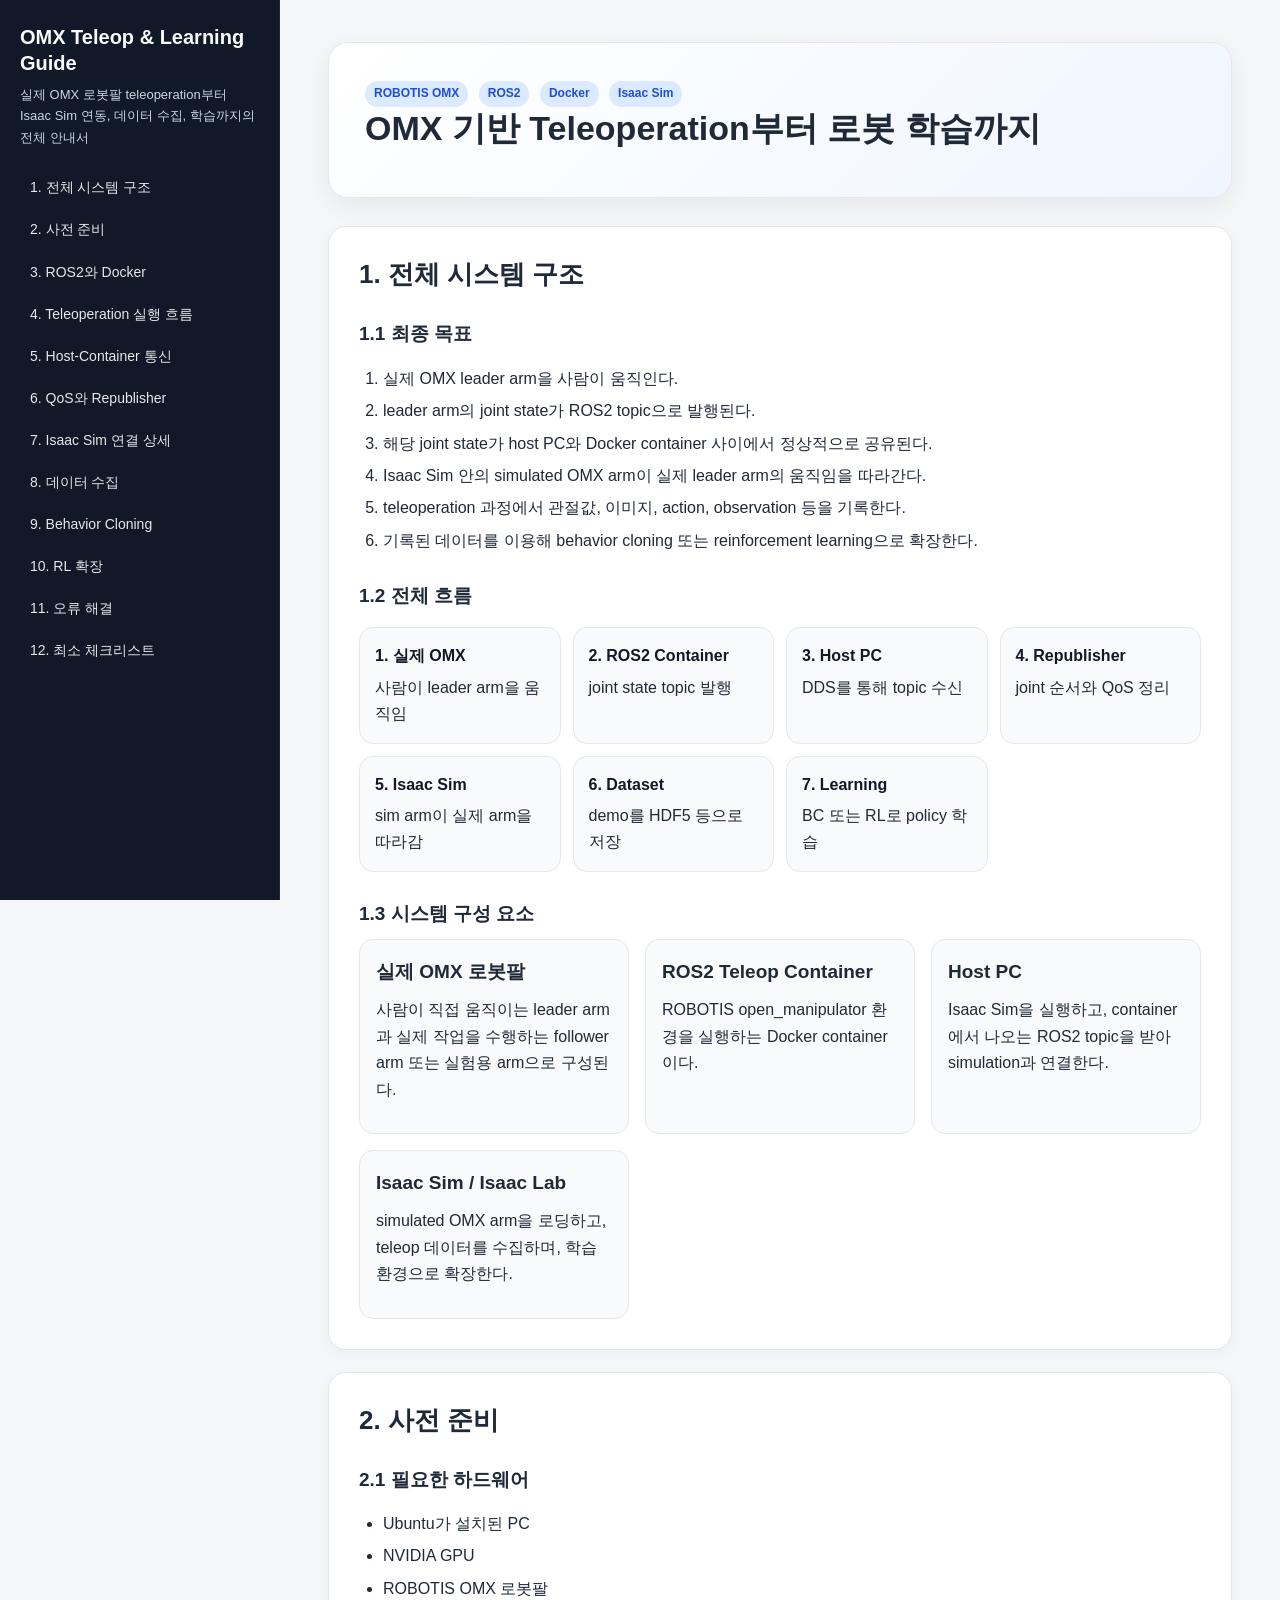
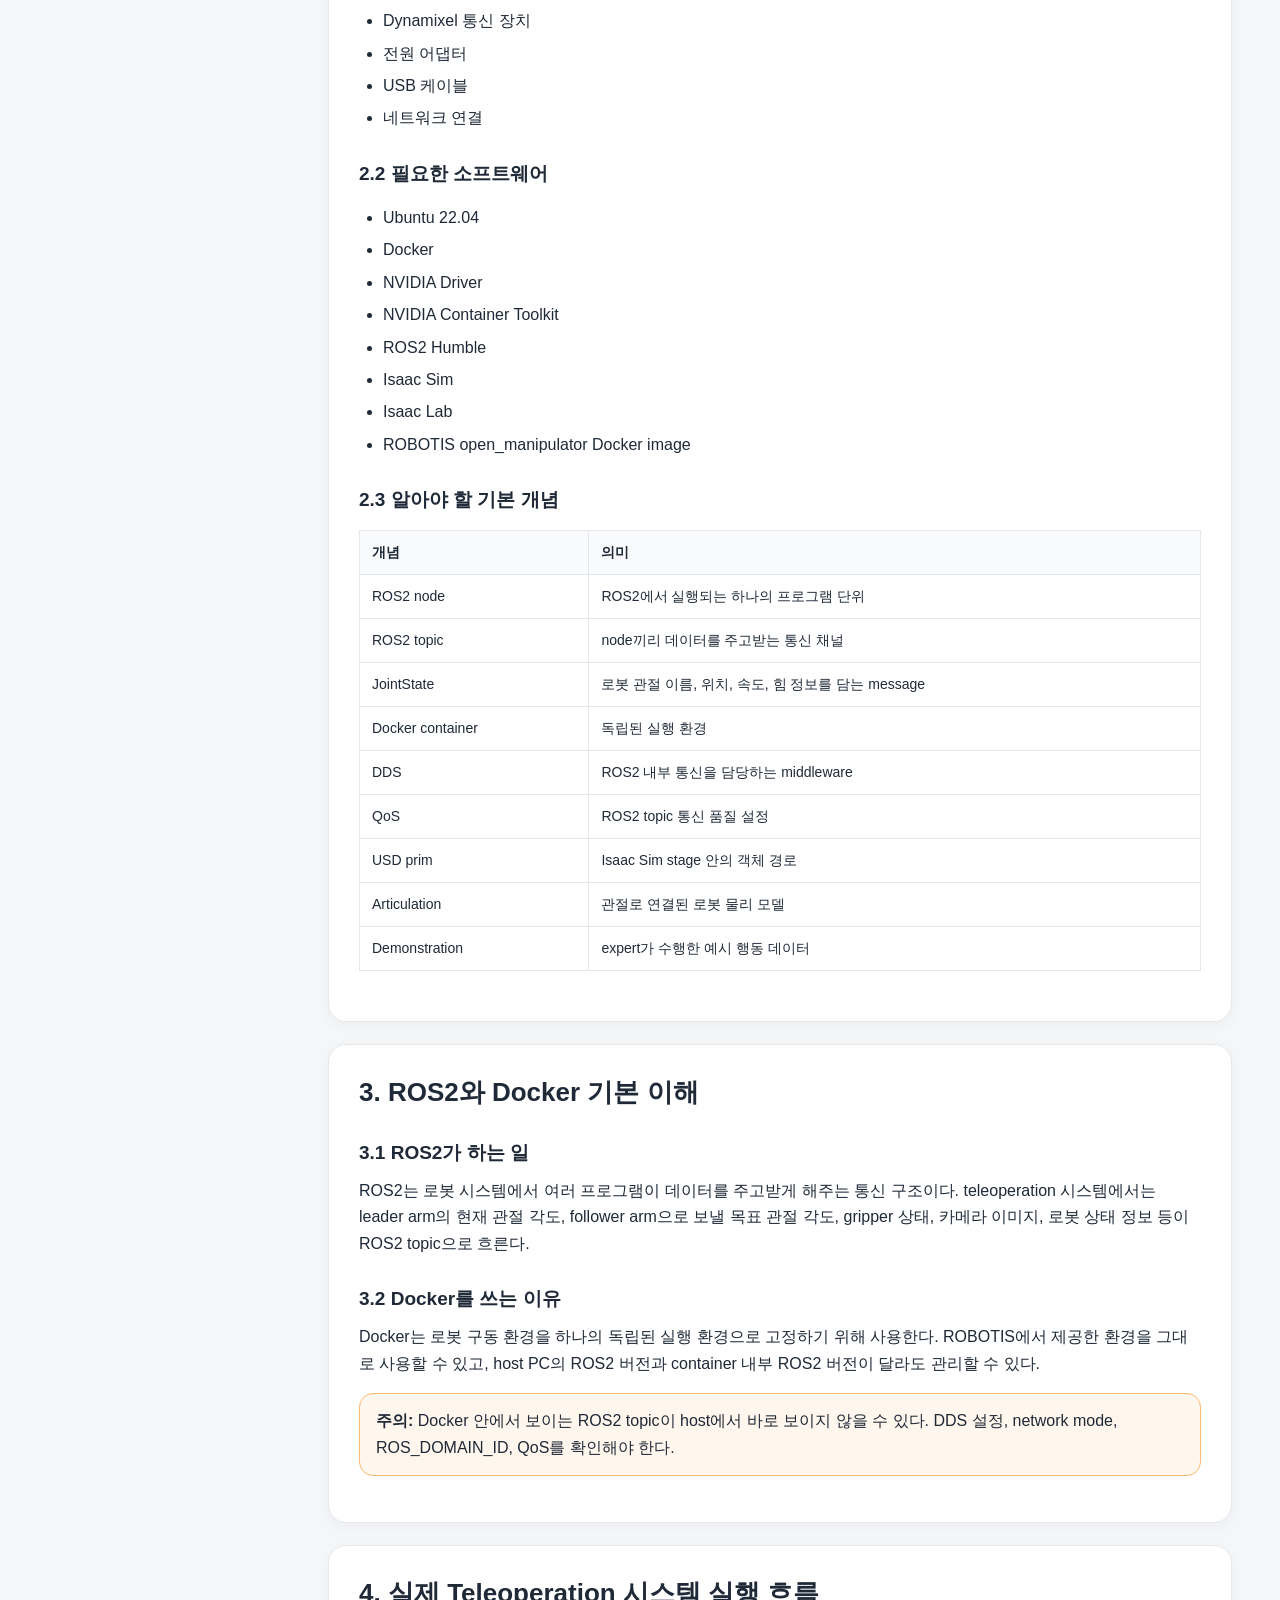
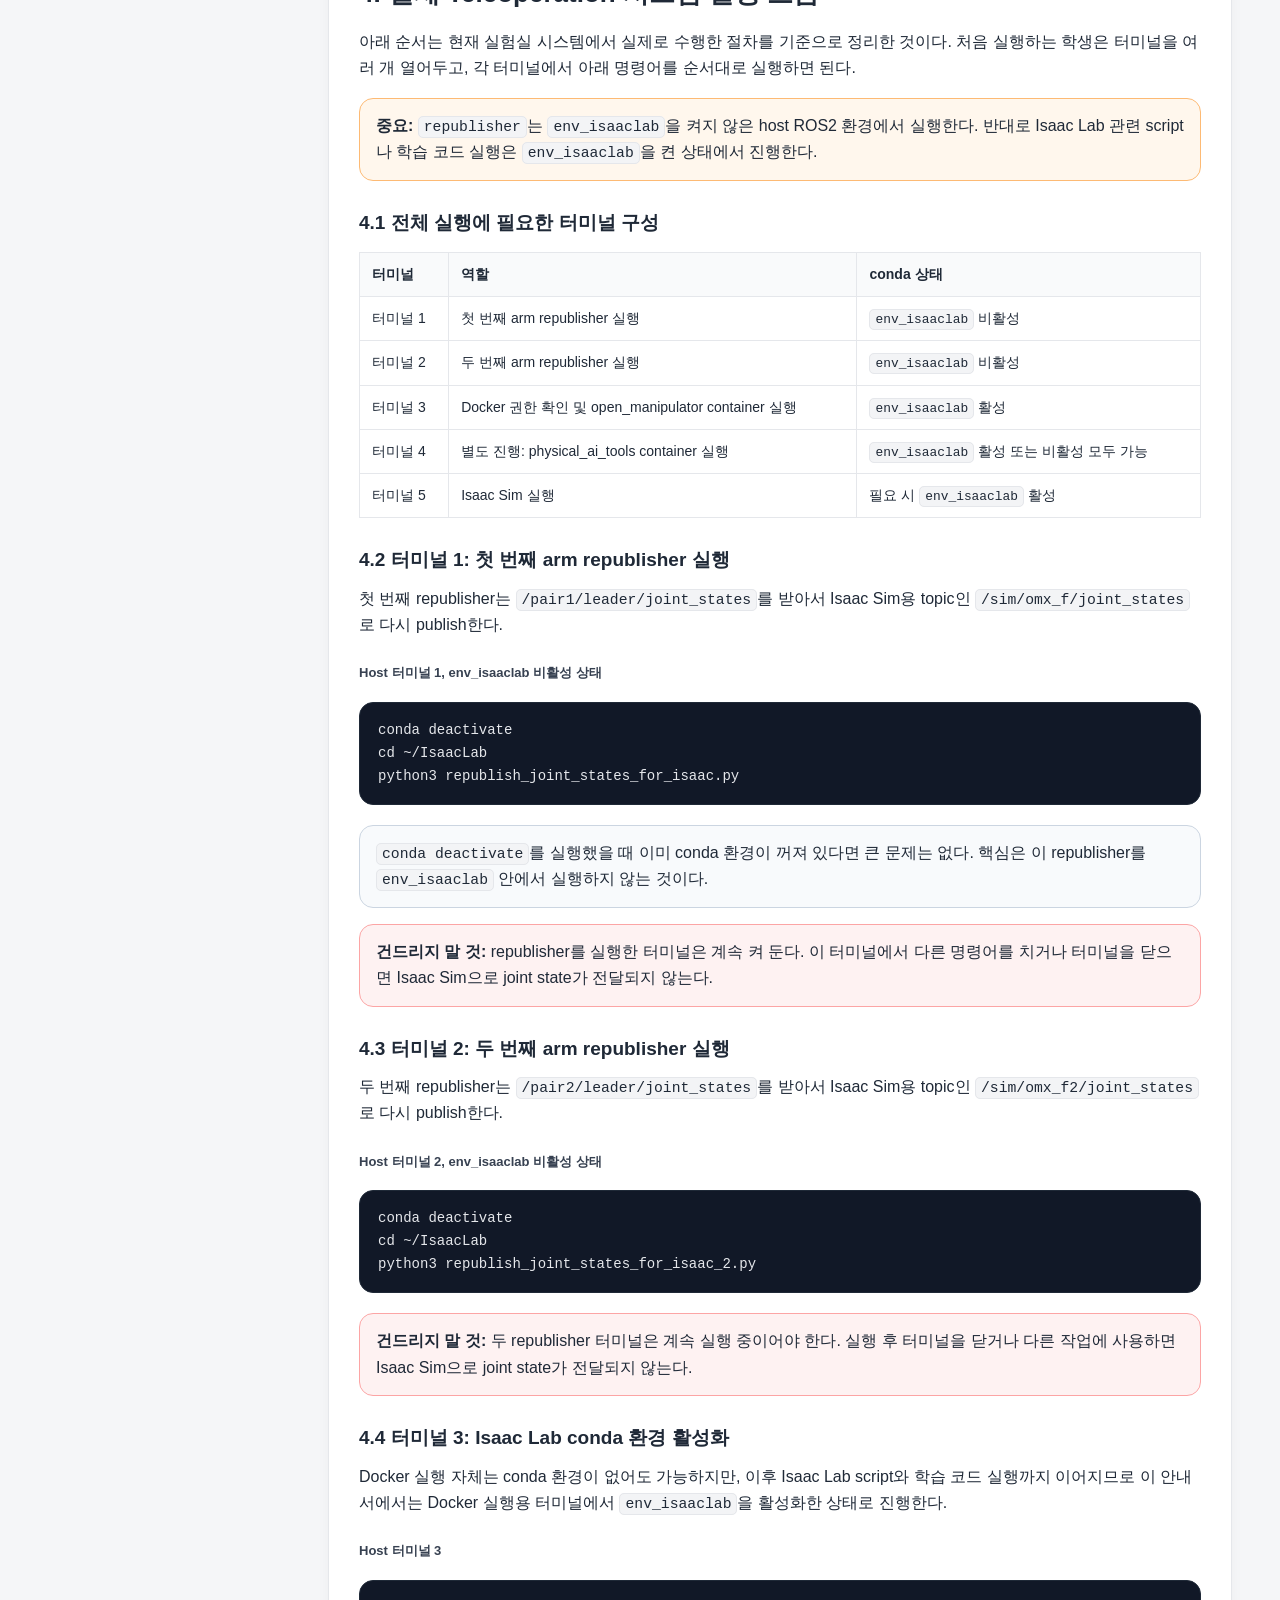
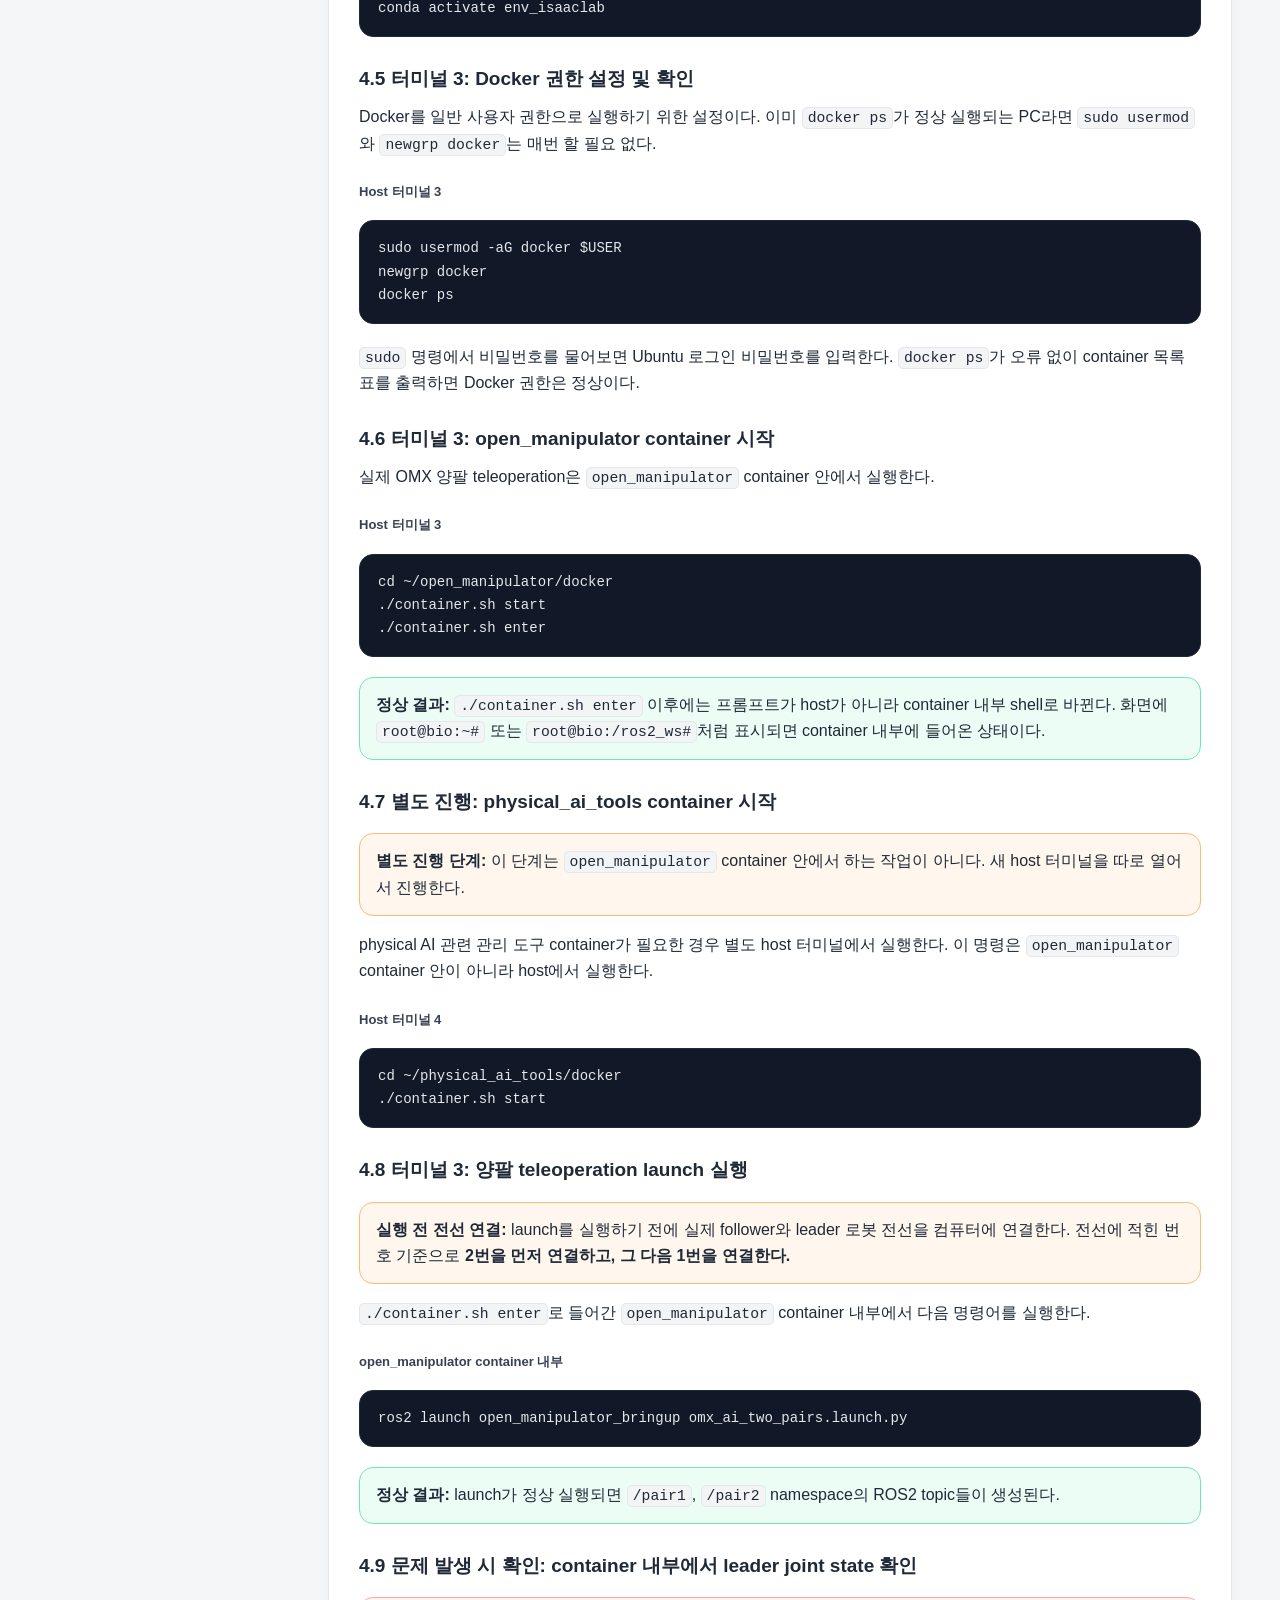
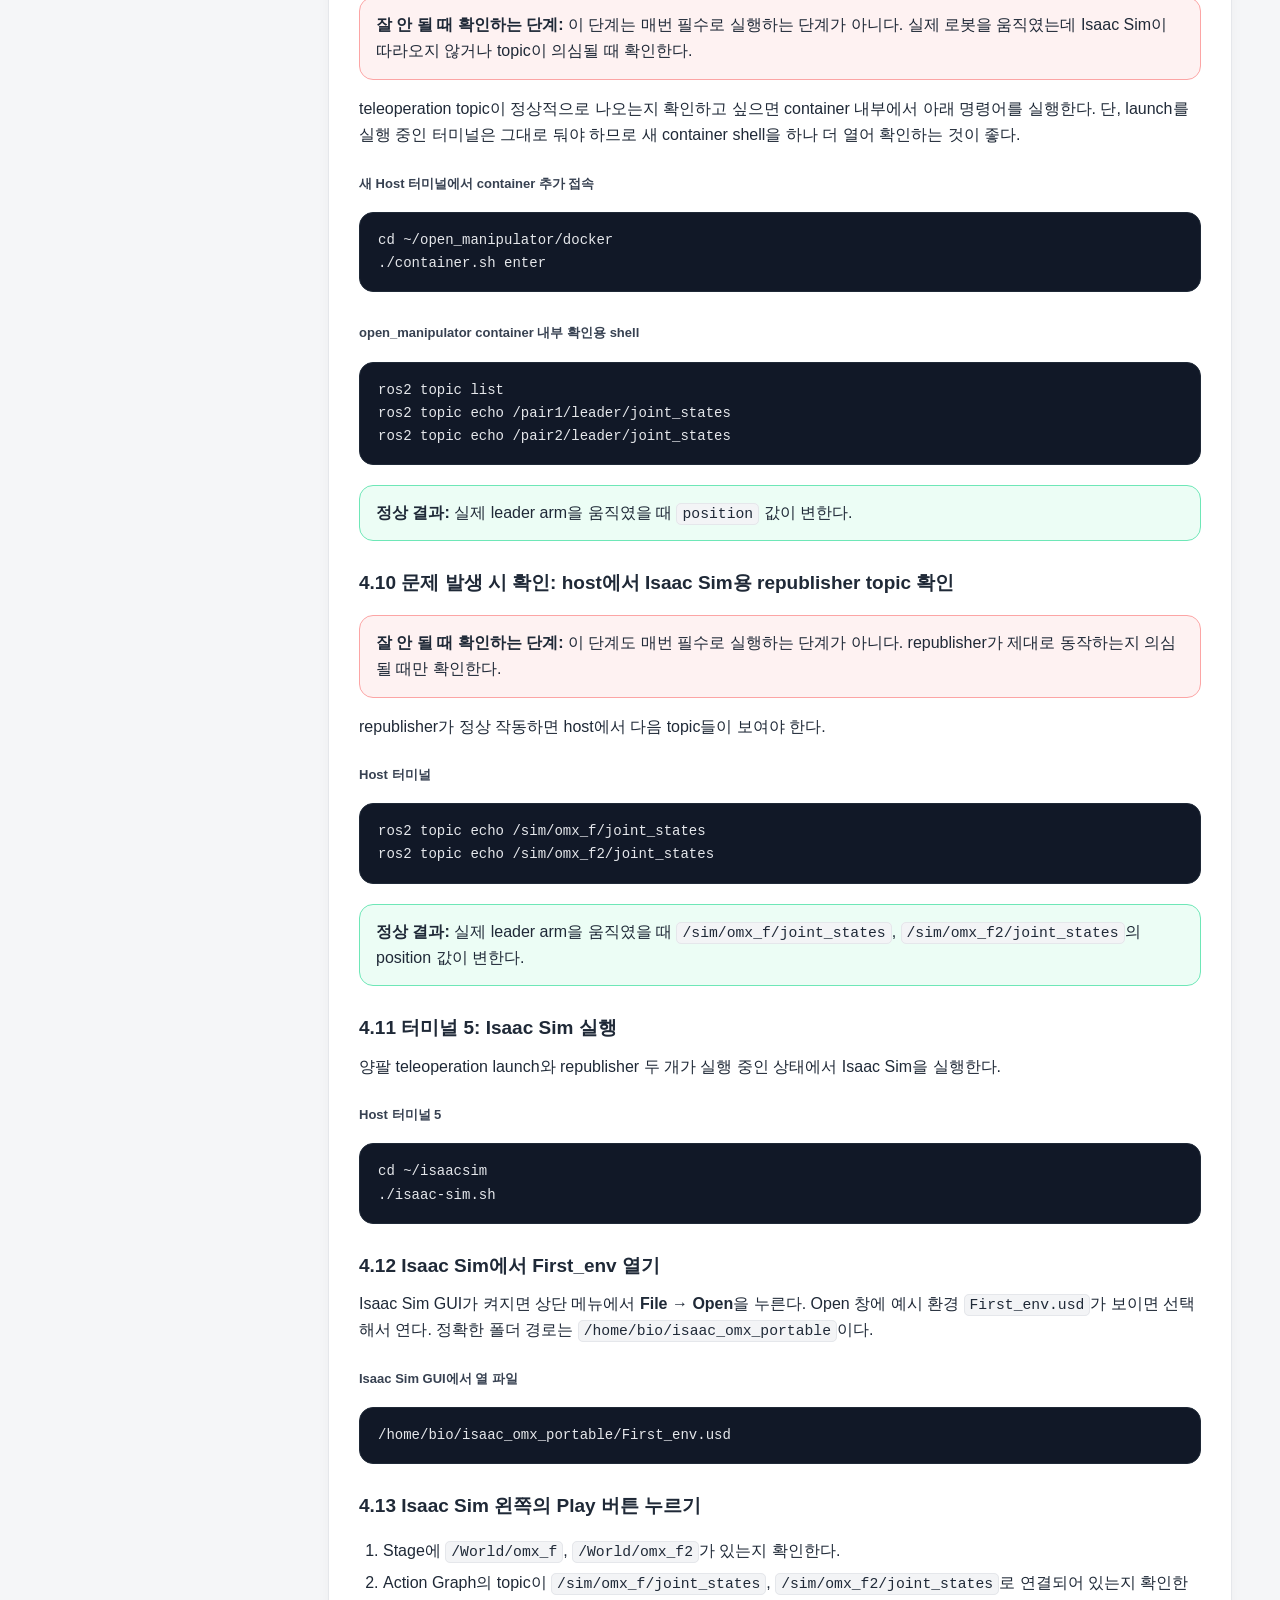
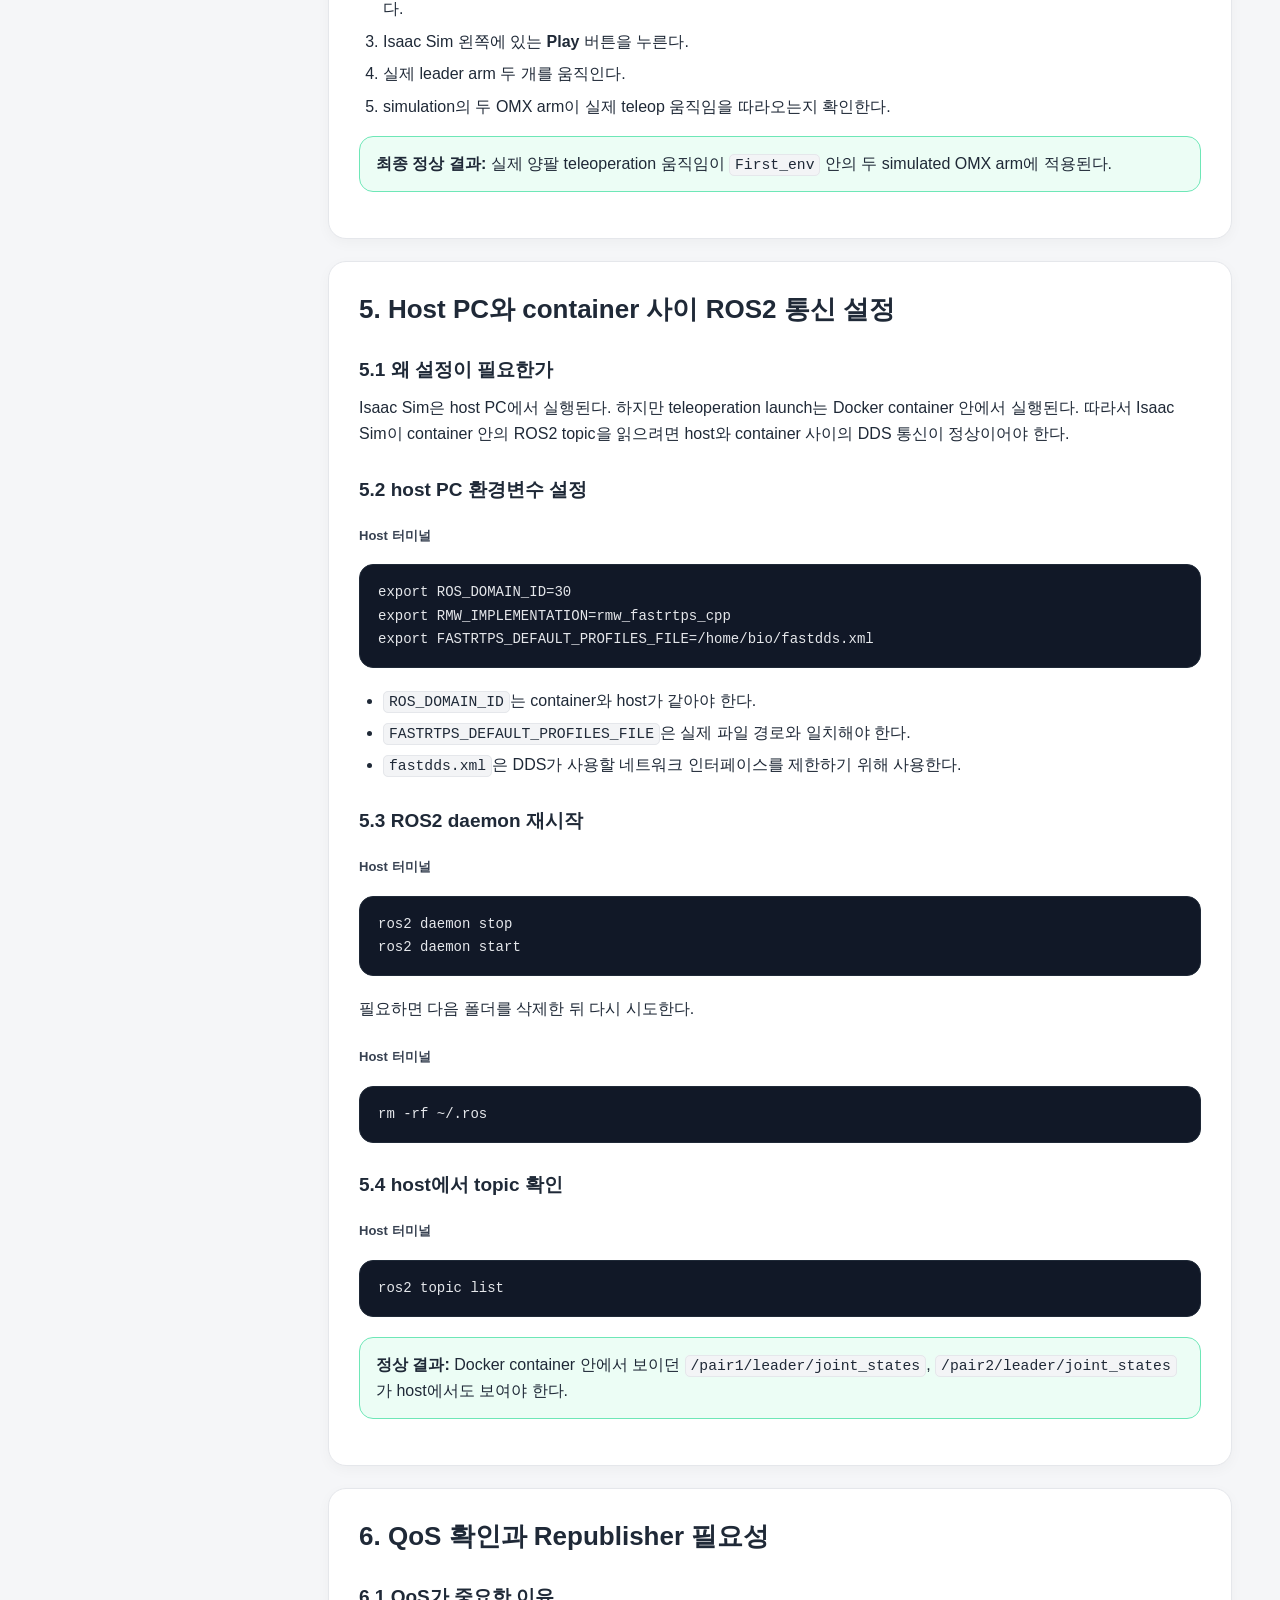
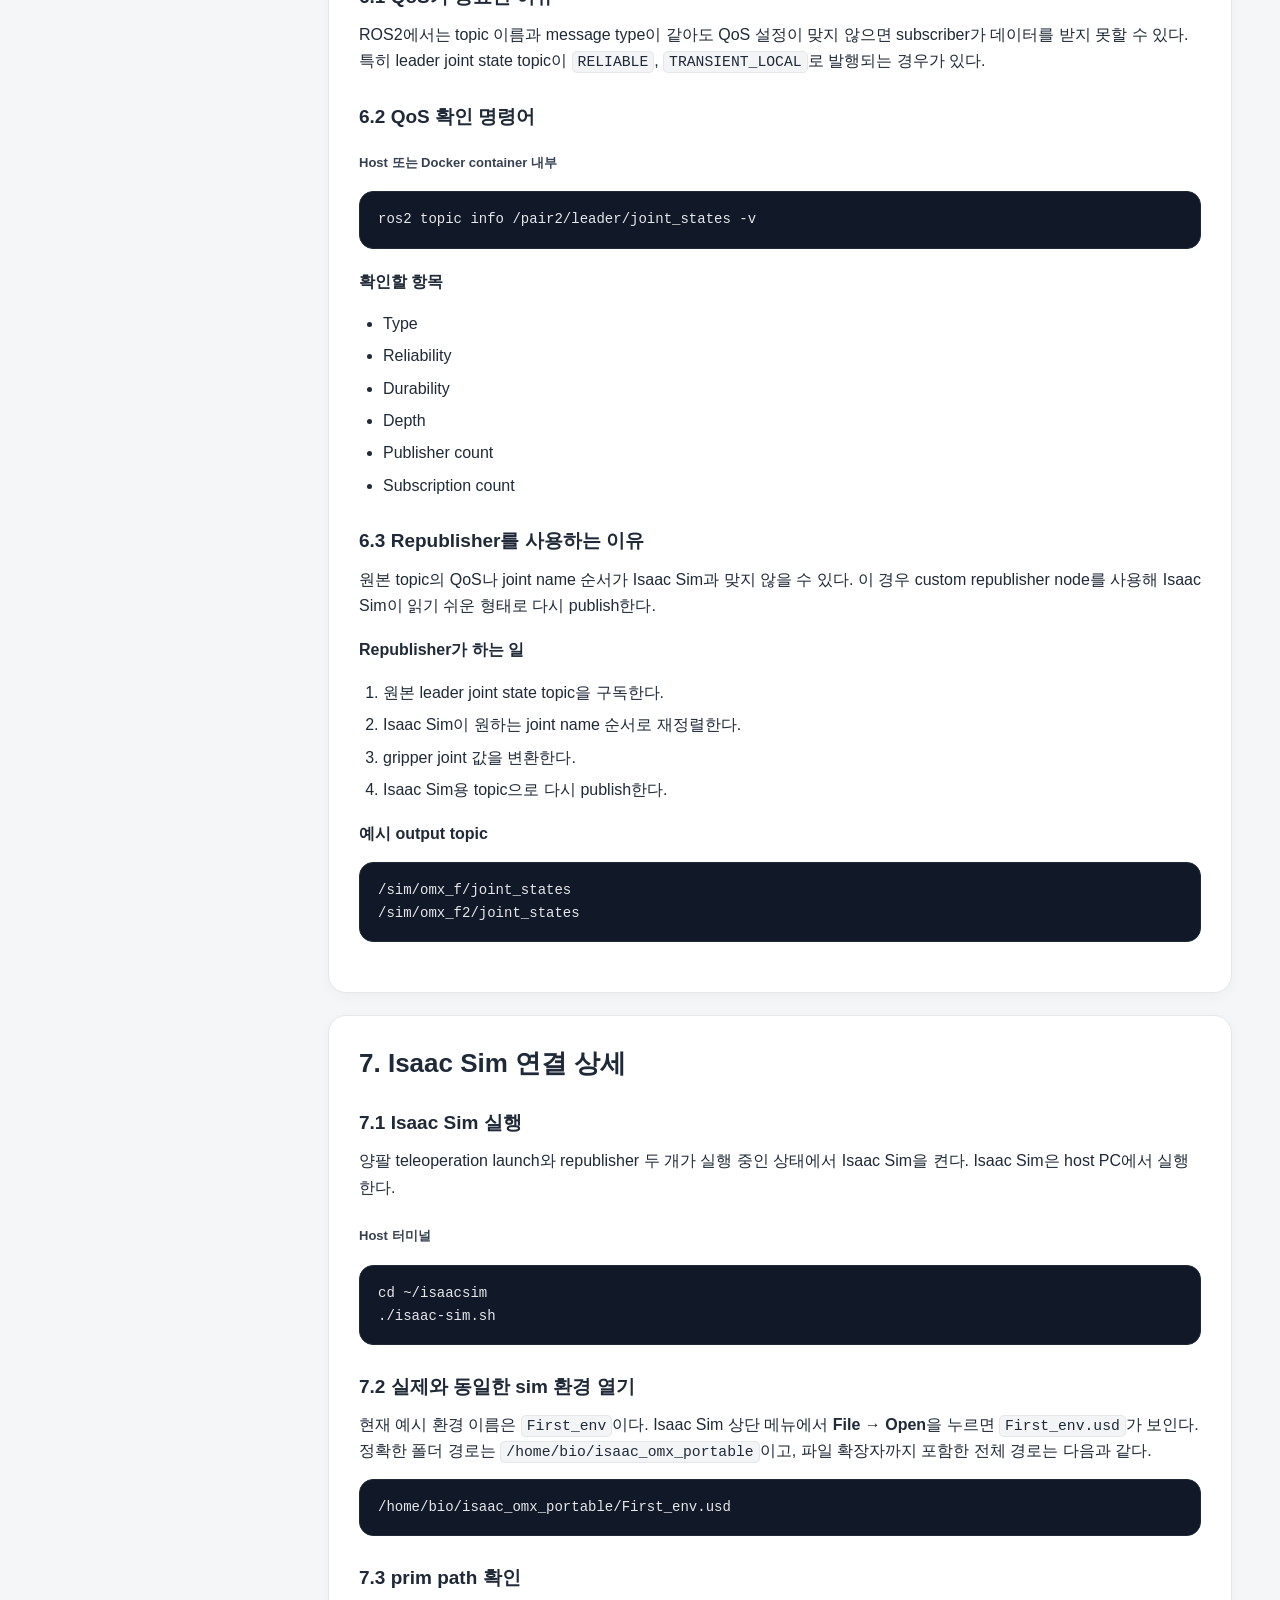
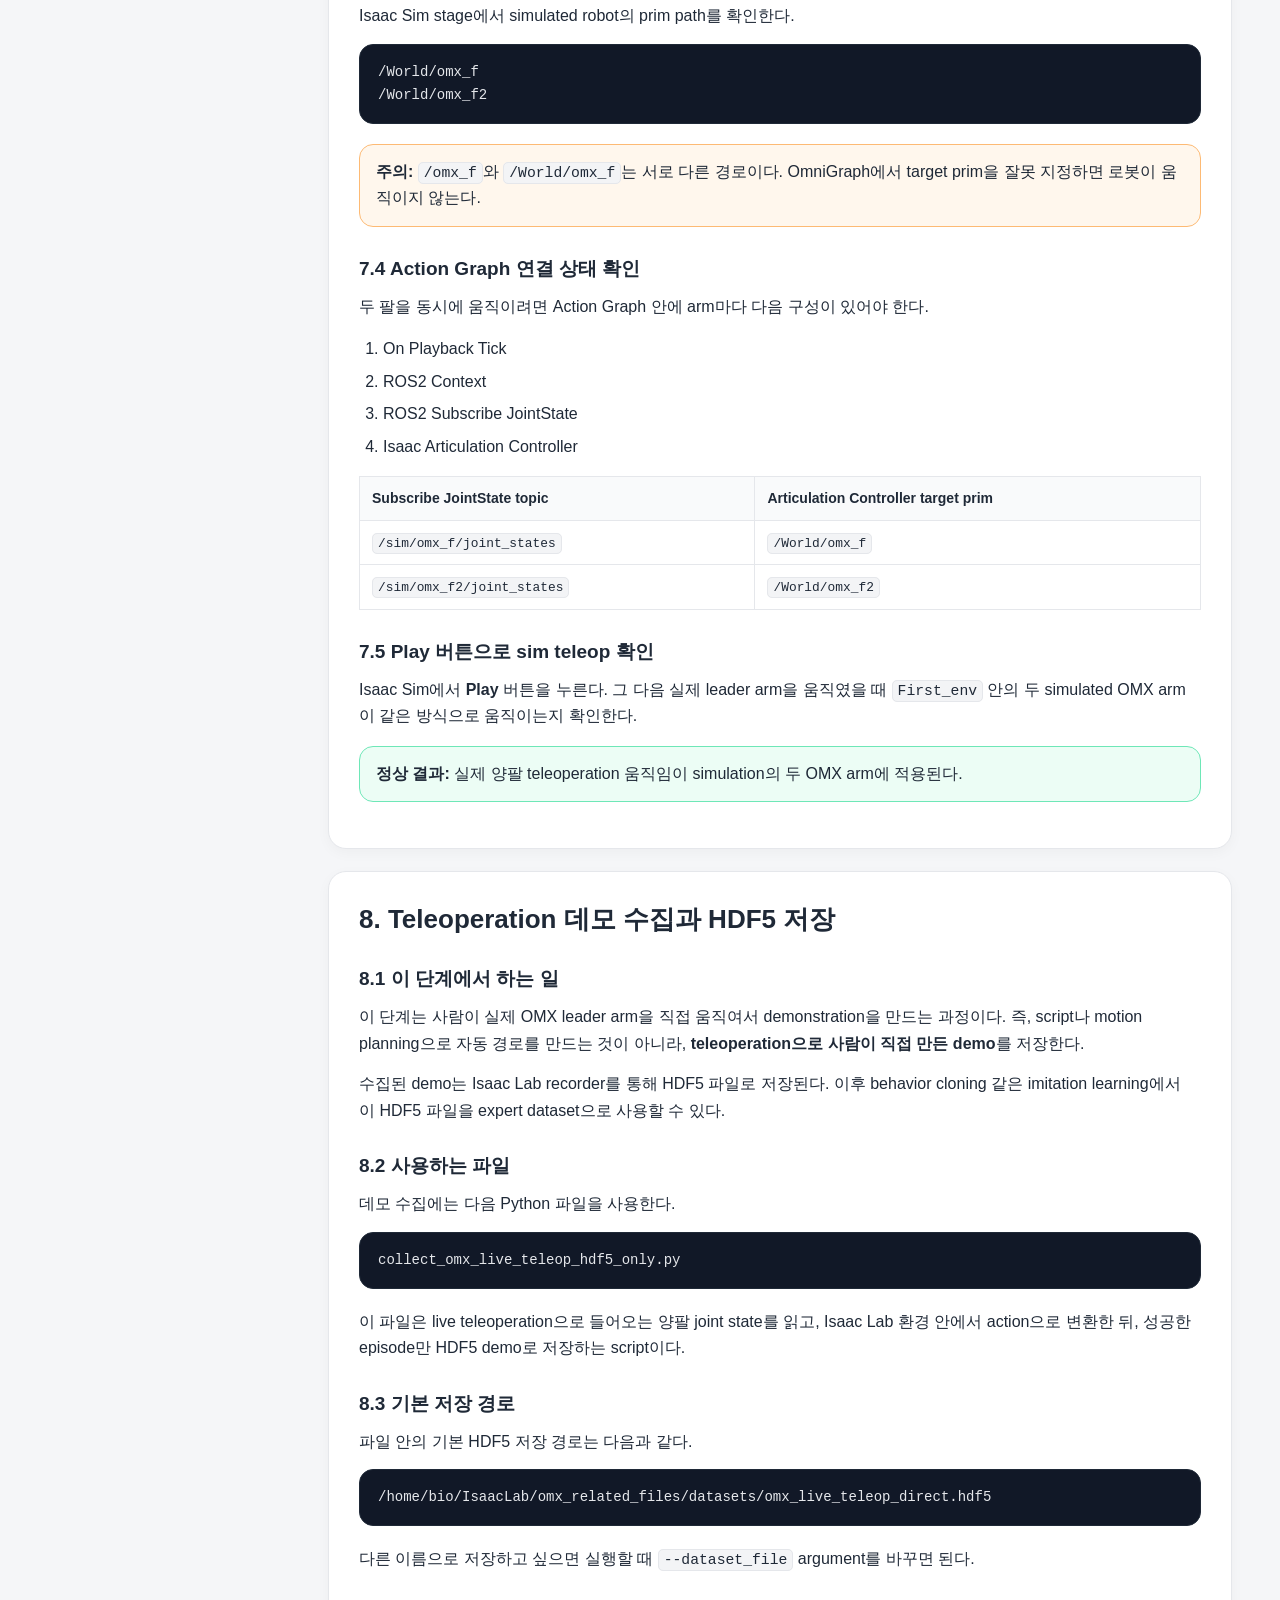
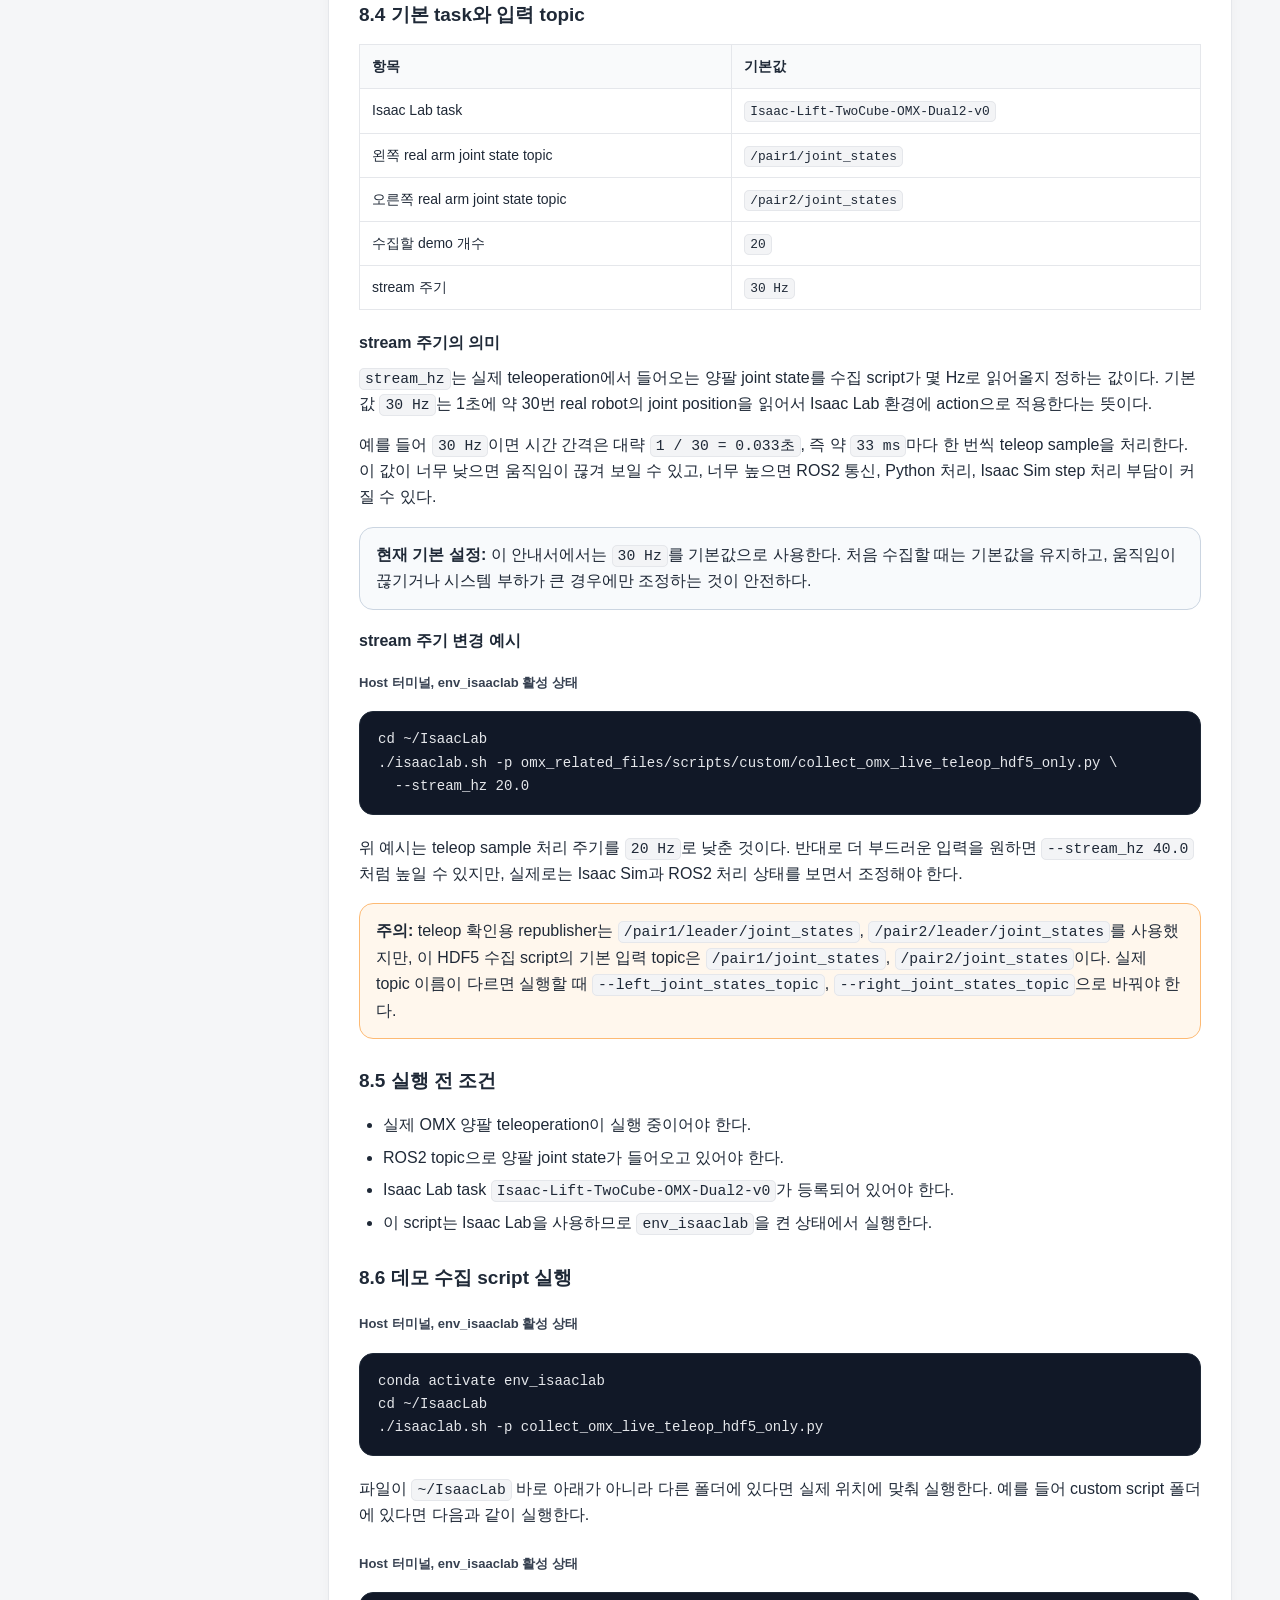
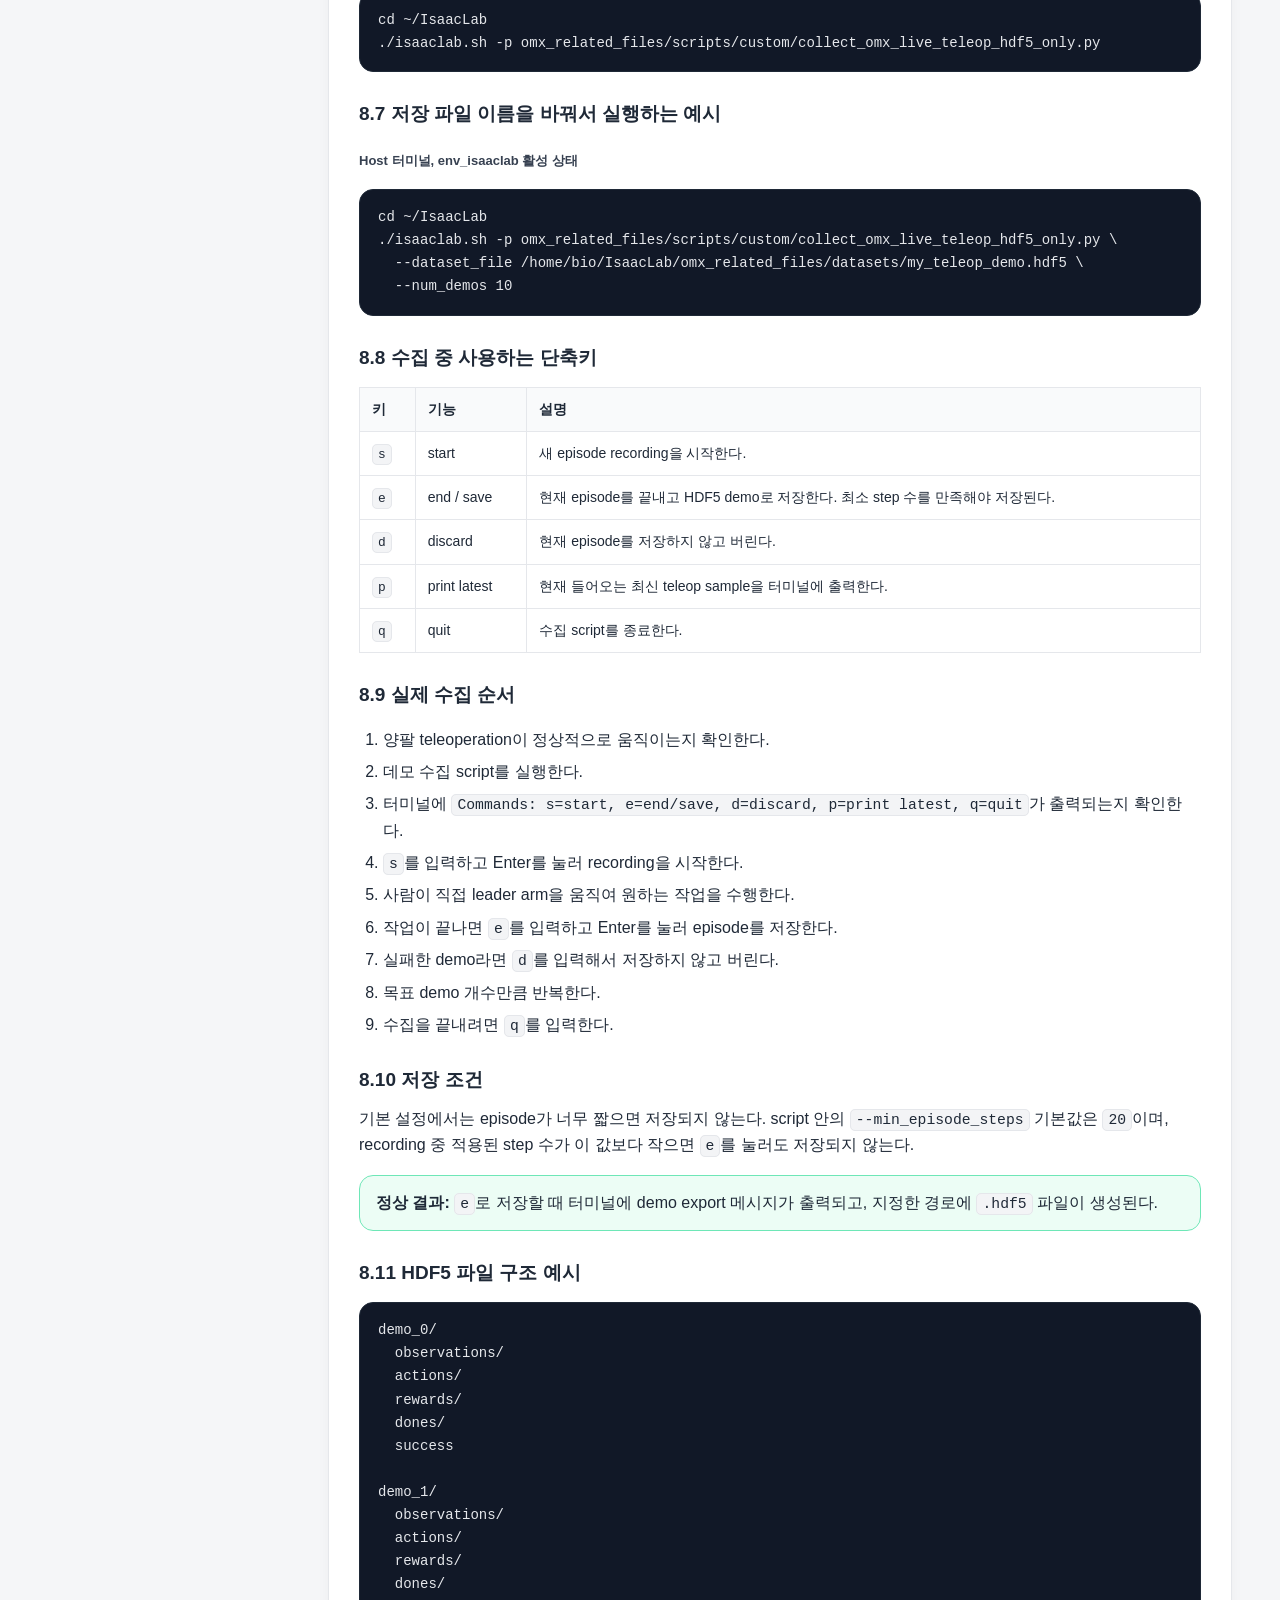
<file: docs/research/omx-teleoperation-learning-guide.html>
<!DOCTYPE html>
<html lang="ko">
<head>
  <meta charset="UTF-8" />
  <meta name="viewport" content="width=device-width, initial-scale=1.0" />
  <title>OMX Teleoperation & Learning Guide</title>
  <style>
    :root {
      --bg: #f5f6f8;
      --panel: #ffffff;
      --text: #1f2937;
      --muted: #6b7280;
      --line: #e5e7eb;
      --code-bg: #111827;
      --code-text: #e5e7eb;
      --accent: #2563eb;
      --accent-soft: #dbeafe;
      --warning-bg: #fff7ed;
      --warning-line: #fdba74;
      --ok-bg: #ecfdf5;
      --ok-line: #6ee7b7;
      --bad-bg: #fef2f2;
      --bad-line: #fca5a5;
    }

    * {
      box-sizing: border-box;
    }

    body {
      margin: 0;
      font-family: -apple-system, BlinkMacSystemFont, "Segoe UI", Pretendard, Apple SD Gothic Neo, Noto Sans KR, sans-serif;
      background: var(--bg);
      color: var(--text);
      line-height: 1.65;
    }

    a {
      color: var(--accent);
      text-decoration: none;
    }

    a:hover {
      text-decoration: underline;
    }

    .layout {
      display: block;
      min-height: 100vh;
    }

    aside {
      position: fixed;
      top: 0;
      left: 0;
      width: 280px;
      height: 100vh;
      overflow-y: auto;
      background: #111827;
      color: #f9fafb;
      padding: 24px 20px;
      border-right: 1px solid #1f2937;
    }

    aside h1 {
      margin: 0 0 8px;
      font-size: 20px;
      line-height: 1.3;
    }

    aside p {
      margin: 0 0 20px;
      font-size: 13px;
      color: #cbd5e1;
    }

    nav a {
      display: block;
      padding: 8px 10px;
      margin: 3px 0;
      border-radius: 8px;
      color: #e5e7eb;
      font-size: 14px;
    }

    nav a:hover {
      background: #1f2937;
      text-decoration: none;
    }

    main {
      margin-left: 280px;
      max-width: 1120px;
      padding: 42px 48px 80px;
    }

    .hero {
      background: linear-gradient(135deg, #ffffff 0%, #eff6ff 100%);
      border: 1px solid var(--line);
      border-radius: 20px;
      padding: 36px;
      margin-bottom: 28px;
      box-shadow: 0 8px 24px rgba(15, 23, 42, 0.06);
    }

    .hero h2 {
      margin: 0 0 12px;
      font-size: 34px;
      line-height: 1.25;
    }

    .hero p {
      margin: 0;
      color: var(--muted);
      font-size: 17px;
    }

    section {
      background: var(--panel);
      border: 1px solid var(--line);
      border-radius: 18px;
      padding: 30px;
      margin: 22px 0;
      box-shadow: 0 4px 14px rgba(15, 23, 42, 0.035);
    }

    h2 {
      margin: 0 0 18px;
      font-size: 26px;
      line-height: 1.35;
    }

    h3 {
      margin: 26px 0 10px;
      font-size: 19px;
    }

    h4 {
      margin: 18px 0 8px;
      font-size: 16px;
    }

    p {
      margin: 8px 0 14px;
    }

    ul, ol {
      padding-left: 24px;
    }

    li {
      margin: 6px 0;
    }

    code {
      font-family: "SFMono-Regular", Consolas, "Liberation Mono", Menlo, monospace;
      font-size: 0.92em;
      background: #f3f4f6;
      border: 1px solid #e5e7eb;
      padding: 2px 5px;
      border-radius: 5px;
    }

    pre {
      background: var(--code-bg);
      color: var(--code-text);
      padding: 16px 18px;
      border-radius: 14px;
      overflow-x: auto;
      margin: 14px 0 20px;
      border: 1px solid #1f2937;
    }

    pre code {
      background: transparent;
      border: 0;
      padding: 0;
      color: inherit;
      font-size: 14px;
    }

    table {
      width: 100%;
      border-collapse: collapse;
      margin: 14px 0 20px;
      font-size: 14px;
    }

    th, td {
      border: 1px solid var(--line);
      padding: 10px 12px;
      text-align: left;
      vertical-align: top;
    }

    th {
      background: #f9fafb;
    }

    .flow {
      display: grid;
      grid-template-columns: repeat(auto-fit, minmax(190px, 1fr));
      gap: 12px;
      margin-top: 16px;
    }

    .flow-item {
      border: 1px solid var(--line);
      background: #f9fafb;
      border-radius: 14px;
      padding: 15px;
    }

    .flow-item strong {
      display: block;
      margin-bottom: 5px;
      color: #111827;
    }

    .badge {
      display: inline-block;
      padding: 3px 9px;
      border-radius: 999px;
      font-size: 12px;
      font-weight: 600;
      color: #1d4ed8;
      background: var(--accent-soft);
      margin-right: 6px;
    }

    .note, .warning, .success, .danger {
      border-radius: 14px;
      padding: 14px 16px;
      margin: 16px 0;
    }

    .note {
      background: #f8fafc;
      border: 1px solid #cbd5e1;
    }

    .warning {
      background: var(--warning-bg);
      border: 1px solid var(--warning-line);
    }

    .success {
      background: var(--ok-bg);
      border: 1px solid var(--ok-line);
    }

    .danger {
      background: var(--bad-bg);
      border: 1px solid var(--bad-line);
    }

    .terminal-label {
      display: inline-block;
      margin: 10px 0 4px;
      font-size: 13px;
      font-weight: 700;
      color: #374151;
    }

    .checklist {
      list-style: none;
      padding-left: 0;
    }

    .checklist li {
      position: relative;
      padding-left: 34px;
      margin: 10px 0;
    }

    .checklist li::before {
      content: "□";
      position: absolute;
      left: 0;
      top: 0;
      color: var(--accent);
      font-size: 20px;
      line-height: 1.2;
    }

    .two-col {
      display: grid;
      grid-template-columns: repeat(auto-fit, minmax(260px, 1fr));
      gap: 16px;
    }

    .card {
      border: 1px solid var(--line);
      background: #f9fafb;
      border-radius: 14px;
      padding: 16px;
    }

    .card h3 {
      margin-top: 0;
    }

    .small {
      color: var(--muted);
      font-size: 14px;
    }

    .placeholder {
      display: inline-block;
      background: #fef3c7;
      border: 1px solid #fbbf24;
      color: #92400e;
      padding: 2px 7px;
      border-radius: 6px;
      font-size: 13px;
      font-weight: 600;
    }

    @media (max-width: 900px) {
      .layout {
        display: block;
      }

      aside {
        position: static;
        width: 100%;
        height: auto;
      }

      main {
        margin-left: 0;
        max-width: none;
        padding: 28px 18px 60px;
      }

      .hero {
        padding: 26px;
      }

      .hero h2 {
        font-size: 28px;
      }
    }
  </style>
</head>
<body>
  <div class="layout">
    <aside>
      <h1>OMX Teleop & Learning Guide</h1>
      <p>실제 OMX 로봇팔 teleoperation부터 Isaac Sim 연동, 데이터 수집, 학습까지의 전체 안내서</p>
      <nav>
        <a href="#architecture">1. 전체 시스템 구조</a>
        <a href="#prep">2. 사전 준비</a>
        <a href="#ros-docker">3. ROS2와 Docker</a>
        <a href="#teleop-flow">4. Teleoperation 실행 흐름</a>
        <a href="#dds">5. Host-Container 통신</a>
        <a href="#qos">6. QoS와 Republisher</a>
        <a href="#isaac">7. Isaac Sim 연결 상세</a>
        <a href="#recording">8. 데이터 수집</a>
        <a href="#bc">9. Behavior Cloning</a>
        <a href="#rl">10. RL 확장</a>
        <a href="#trouble">11. 오류 해결</a>
        <a href="#minimal-checklist">12. 최소 체크리스트</a>
      </nav>
    </aside>

    <main>
      <div class="hero">
        <span class="badge">ROBOTIS OMX</span>
        <span class="badge">ROS2</span>
        <span class="badge">Docker</span>
        <span class="badge">Isaac Sim</span>
        <h2>OMX 기반 Teleoperation부터 로봇 학습까지</h2>
        <p>

        </p>
      </div>


      <section id="architecture">
        <h2>1. 전체 시스템 구조</h2>

        <h3>1.1 최종 목표</h3>
        <ol>
          <li>실제 OMX leader arm을 사람이 움직인다.</li>
          <li>leader arm의 joint state가 ROS2 topic으로 발행된다.</li>
          <li>해당 joint state가 host PC와 Docker container 사이에서 정상적으로 공유된다.</li>
          <li>Isaac Sim 안의 simulated OMX arm이 실제 leader arm의 움직임을 따라간다.</li>
          <li>teleoperation 과정에서 관절값, 이미지, action, observation 등을 기록한다.</li>
          <li>기록된 데이터를 이용해 behavior cloning 또는 reinforcement learning으로 확장한다.</li>
        </ol>

        <h3>1.2 전체 흐름</h3>
        <div class="flow">
          <div class="flow-item"><strong>1. 실제 OMX</strong>사람이 leader arm을 움직임</div>
          <div class="flow-item"><strong>2. ROS2 Container</strong>joint state topic 발행</div>
          <div class="flow-item"><strong>3. Host PC</strong>DDS를 통해 topic 수신</div>
          <div class="flow-item"><strong>4. Republisher</strong>joint 순서와 QoS 정리</div>
          <div class="flow-item"><strong>5. Isaac Sim</strong>sim arm이 실제 arm을 따라감</div>
          <div class="flow-item"><strong>6. Dataset</strong>demo를 HDF5 등으로 저장</div>
          <div class="flow-item"><strong>7. Learning</strong>BC 또는 RL로 policy 학습</div>
        </div>

        <h3>1.3 시스템 구성 요소</h3>
        <div class="two-col">
          <div class="card">
            <h3>실제 OMX 로봇팔</h3>
            <p>사람이 직접 움직이는 leader arm과 실제 작업을 수행하는 follower arm 또는 실험용 arm으로 구성된다.</p>
          </div>
          <div class="card">
            <h3>ROS2 Teleop Container</h3>
            <p>ROBOTIS open_manipulator 환경을 실행하는 Docker container이다.</p>
          </div>
          <div class="card">
            <h3>Host PC</h3>
            <p>Isaac Sim을 실행하고, container에서 나오는 ROS2 topic을 받아 simulation과 연결한다.</p>
          </div>
          <div class="card">
            <h3>Isaac Sim / Isaac Lab</h3>
            <p>simulated OMX arm을 로딩하고, teleop 데이터를 수집하며, 학습 환경으로 확장한다.</p>
          </div>
        </div>
      </section>

      <section id="prep">
        <h2>2. 사전 준비</h2>

        <h3>2.1 필요한 하드웨어</h3>
        <ul>
          <li>Ubuntu가 설치된 PC</li>
          <li>NVIDIA GPU</li>
          <li>ROBOTIS OMX 로봇팔</li>
          <li>Dynamixel 통신 장치</li>
          <li>전원 어댑터</li>
          <li>USB 케이블</li>
          <li>네트워크 연결</li>
        </ul>

        <h3>2.2 필요한 소프트웨어</h3>
        <ul>
          <li>Ubuntu 22.04</li>
          <li>Docker</li>
          <li>NVIDIA Driver</li>
          <li>NVIDIA Container Toolkit</li>
          <li>ROS2 Humble</li>
          <li>Isaac Sim</li>
          <li>Isaac Lab</li>
          <li>ROBOTIS open_manipulator Docker image</li>
        </ul>

        <h3>2.3 알아야 할 기본 개념</h3>
        <table>
          <thead>
            <tr>
              <th>개념</th>
              <th>의미</th>
            </tr>
          </thead>
          <tbody>
            <tr><td>ROS2 node</td><td>ROS2에서 실행되는 하나의 프로그램 단위</td></tr>
            <tr><td>ROS2 topic</td><td>node끼리 데이터를 주고받는 통신 채널</td></tr>
            <tr><td>JointState</td><td>로봇 관절 이름, 위치, 속도, 힘 정보를 담는 message</td></tr>
            <tr><td>Docker container</td><td>독립된 실행 환경</td></tr>
            <tr><td>DDS</td><td>ROS2 내부 통신을 담당하는 middleware</td></tr>
            <tr><td>QoS</td><td>ROS2 topic 통신 품질 설정</td></tr>
            <tr><td>USD prim</td><td>Isaac Sim stage 안의 객체 경로</td></tr>
            <tr><td>Articulation</td><td>관절로 연결된 로봇 물리 모델</td></tr>
            <tr><td>Demonstration</td><td>expert가 수행한 예시 행동 데이터</td></tr>
          </tbody>
        </table>
      </section>

      <section id="ros-docker">
        <h2>3. ROS2와 Docker 기본 이해</h2>

        <h3>3.1 ROS2가 하는 일</h3>
        <p>
          ROS2는 로봇 시스템에서 여러 프로그램이 데이터를 주고받게 해주는 통신 구조이다.
          teleoperation 시스템에서는 leader arm의 현재 관절 각도, follower arm으로 보낼 목표 관절 각도,
          gripper 상태, 카메라 이미지, 로봇 상태 정보 등이 ROS2 topic으로 흐른다.
        </p>

        <h3>3.2 Docker를 쓰는 이유</h3>
        <p>
          Docker는 로봇 구동 환경을 하나의 독립된 실행 환경으로 고정하기 위해 사용한다.
          ROBOTIS에서 제공한 환경을 그대로 사용할 수 있고, host PC의 ROS2 버전과 container 내부 ROS2 버전이 달라도 관리할 수 있다.
        </p>

        <div class="warning">
          <strong>주의:</strong> Docker 안에서 보이는 ROS2 topic이 host에서 바로 보이지 않을 수 있다.
          DDS 설정, network mode, ROS_DOMAIN_ID, QoS를 확인해야 한다.
        </div>
      </section>

      <section id="teleop-flow">
        <h2>4. 실제 Teleoperation 시스템 실행 흐름</h2>
        <p>
          아래 순서는 현재 실험실 시스템에서 실제로 수행한 절차를 기준으로 정리한 것이다.
          처음 실행하는 학생은 터미널을 여러 개 열어두고, 각 터미널에서 아래 명령어를 순서대로 실행하면 된다.
        </p>

        <div class="warning">
          <strong>중요:</strong> <code>republisher</code>는 <code>env_isaaclab</code>을 켜지 않은 host ROS2 환경에서 실행한다.
          반대로 Isaac Lab 관련 script나 학습 코드 실행은 <code>env_isaaclab</code>을 켠 상태에서 진행한다.
        </div>

        <h3>4.1 전체 실행에 필요한 터미널 구성</h3>
        <table>
          <thead>
            <tr>
              <th>터미널</th>
              <th>역할</th>
              <th>conda 상태</th>
            </tr>
          </thead>
          <tbody>
            <tr>
              <td>터미널 1</td>
              <td>첫 번째 arm republisher 실행</td>
              <td><code>env_isaaclab</code> 비활성</td>
            </tr>
            <tr>
              <td>터미널 2</td>
              <td>두 번째 arm republisher 실행</td>
              <td><code>env_isaaclab</code> 비활성</td>
            </tr>
            <tr>
              <td>터미널 3</td>
              <td>Docker 권한 확인 및 open_manipulator container 실행</td>
              <td><code>env_isaaclab</code> 활성</td>
            </tr>
            <tr>
              <td>터미널 4</td>
              <td>별도 진행: physical_ai_tools container 실행</td>
              <td><code>env_isaaclab</code> 활성 또는 비활성 모두 가능</td>
            </tr>
            <tr>
              <td>터미널 5</td>
              <td>Isaac Sim 실행</td>
              <td>필요 시 <code>env_isaaclab</code> 활성</td>
            </tr>
          </tbody>
        </table>

        <h3>4.2 터미널 1: 첫 번째 arm republisher 실행</h3>
        <p>
          첫 번째 republisher는 <code>/pair1/leader/joint_states</code>를 받아서
          Isaac Sim용 topic인 <code>/sim/omx_f/joint_states</code>로 다시 publish한다.
        </p>

        <span class="terminal-label">Host 터미널 1, env_isaaclab 비활성 상태</span>
        <pre><code>conda deactivate
cd ~/IsaacLab
python3 republish_joint_states_for_isaac.py</code></pre>

        <div class="note">
          <code>conda deactivate</code>를 실행했을 때 이미 conda 환경이 꺼져 있다면 큰 문제는 없다.
          핵심은 이 republisher를 <code>env_isaaclab</code> 안에서 실행하지 않는 것이다.
        </div>

        <div class="danger">
          <strong>건드리지 말 것:</strong> republisher를 실행한 터미널은 계속 켜 둔다.
          이 터미널에서 다른 명령어를 치거나 터미널을 닫으면 Isaac Sim으로 joint state가 전달되지 않는다.
        </div>

        <h3>4.3 터미널 2: 두 번째 arm republisher 실행</h3>
        <p>
          두 번째 republisher는 <code>/pair2/leader/joint_states</code>를 받아서
          Isaac Sim용 topic인 <code>/sim/omx_f2/joint_states</code>로 다시 publish한다.
        </p>

        <span class="terminal-label">Host 터미널 2, env_isaaclab 비활성 상태</span>
        <pre><code>conda deactivate
cd ~/IsaacLab
python3 republish_joint_states_for_isaac_2.py</code></pre>

        <div class="danger">
          <strong>건드리지 말 것:</strong> 두 republisher 터미널은 계속 실행 중이어야 한다.
          실행 후 터미널을 닫거나 다른 작업에 사용하면 Isaac Sim으로 joint state가 전달되지 않는다.
        </div>

        <h3>4.4 터미널 3: Isaac Lab conda 환경 활성화</h3>
        <p>
          Docker 실행 자체는 conda 환경이 없어도 가능하지만, 이후 Isaac Lab script와 학습 코드 실행까지 이어지므로
          이 안내서에서는 Docker 실행용 터미널에서 <code>env_isaaclab</code>을 활성화한 상태로 진행한다.
        </p>

        <span class="terminal-label">Host 터미널 3</span>
        <pre><code>conda activate env_isaaclab</code></pre>

        <h3>4.5 터미널 3: Docker 권한 설정 및 확인</h3>
        <p>
          Docker를 일반 사용자 권한으로 실행하기 위한 설정이다.
          이미 <code>docker ps</code>가 정상 실행되는 PC라면 <code>sudo usermod</code>와 <code>newgrp docker</code>는 매번 할 필요 없다.
        </p>

        <span class="terminal-label">Host 터미널 3</span>
        <pre><code>sudo usermod -aG docker $USER
newgrp docker
docker ps</code></pre>

        <p>
          <code>sudo</code> 명령에서 비밀번호를 물어보면 Ubuntu 로그인 비밀번호를 입력한다.
          <code>docker ps</code>가 오류 없이 container 목록 표를 출력하면 Docker 권한은 정상이다.
        </p>

        <h3>4.6 터미널 3: open_manipulator container 시작</h3>
        <p>
          실제 OMX 양팔 teleoperation은 <code>open_manipulator</code> container 안에서 실행한다.
        </p>

        <span class="terminal-label">Host 터미널 3</span>
        <pre><code>cd ~/open_manipulator/docker
./container.sh start
./container.sh enter</code></pre>

        <div class="success">
          <strong>정상 결과:</strong> <code>./container.sh enter</code> 이후에는 프롬프트가 host가 아니라 container 내부 shell로 바뀐다.
          화면에 <code>root@bio:~#</code> 또는 <code>root@bio:/ros2_ws#</code>처럼 표시되면 container 내부에 들어온 상태이다.
        </div>

        <h3>4.7 별도 진행: physical_ai_tools container 시작</h3>
        <div class="warning">
          <strong>별도 진행 단계:</strong> 이 단계는 <code>open_manipulator</code> container 안에서 하는 작업이 아니다.
          새 host 터미널을 따로 열어서 진행한다.
        </div>
        <p>
          physical AI 관련 관리 도구 container가 필요한 경우 별도 host 터미널에서 실행한다.
          이 명령은 <code>open_manipulator</code> container 안이 아니라 host에서 실행한다.
        </p>

        <span class="terminal-label">Host 터미널 4</span>
        <pre><code>cd ~/physical_ai_tools/docker
./container.sh start</code></pre>

        <h3>4.8 터미널 3: 양팔 teleoperation launch 실행</h3>
        <div class="warning">
          <strong>실행 전 전선 연결:</strong> launch를 실행하기 전에 실제 follower와 leader 로봇 전선을 컴퓨터에 연결한다.
          전선에 적힌 번호 기준으로 <strong>2번을 먼저 연결하고, 그 다음 1번을 연결한다.</strong>
        </div>
        <p>
          <code>./container.sh enter</code>로 들어간 <code>open_manipulator</code> container 내부에서 다음 명령어를 실행한다.
        </p>

        <span class="terminal-label">open_manipulator container 내부</span>
        <pre><code>ros2 launch open_manipulator_bringup omx_ai_two_pairs.launch.py</code></pre>

        <div class="success">
          <strong>정상 결과:</strong> launch가 정상 실행되면 <code>/pair1</code>, <code>/pair2</code> namespace의 ROS2 topic들이 생성된다.
        </div>

        <h3>4.9 문제 발생 시 확인: container 내부에서 leader joint state 확인</h3>
        <div class="danger">
          <strong>잘 안 될 때 확인하는 단계:</strong> 이 단계는 매번 필수로 실행하는 단계가 아니다.
          실제 로봇을 움직였는데 Isaac Sim이 따라오지 않거나 topic이 의심될 때 확인한다.
        </div>
        <p>
          teleoperation topic이 정상적으로 나오는지 확인하고 싶으면 container 내부에서 아래 명령어를 실행한다.
          단, launch를 실행 중인 터미널은 그대로 둬야 하므로 새 container shell을 하나 더 열어 확인하는 것이 좋다.
        </p>

        <span class="terminal-label">새 Host 터미널에서 container 추가 접속</span>
        <pre><code>cd ~/open_manipulator/docker
./container.sh enter</code></pre>

        <span class="terminal-label">open_manipulator container 내부 확인용 shell</span>
        <pre><code>ros2 topic list
ros2 topic echo /pair1/leader/joint_states
ros2 topic echo /pair2/leader/joint_states</code></pre>

        <div class="success">
          <strong>정상 결과:</strong> 실제 leader arm을 움직였을 때 <code>position</code> 값이 변한다.
        </div>

        <h3>4.10 문제 발생 시 확인: host에서 Isaac Sim용 republisher topic 확인</h3>
        <div class="danger">
          <strong>잘 안 될 때 확인하는 단계:</strong> 이 단계도 매번 필수로 실행하는 단계가 아니다.
          republisher가 제대로 동작하는지 의심될 때만 확인한다.
        </div>
        <p>
          republisher가 정상 작동하면 host에서 다음 topic들이 보여야 한다.
        </p>

        <span class="terminal-label">Host 터미널</span>
        <pre><code>ros2 topic echo /sim/omx_f/joint_states
ros2 topic echo /sim/omx_f2/joint_states</code></pre>

        <div class="success">
          <strong>정상 결과:</strong> 실제 leader arm을 움직였을 때 <code>/sim/omx_f/joint_states</code>,
          <code>/sim/omx_f2/joint_states</code>의 position 값이 변한다.
        </div>

        <h3>4.11 터미널 5: Isaac Sim 실행</h3>
        <p>
          양팔 teleoperation launch와 republisher 두 개가 실행 중인 상태에서 Isaac Sim을 실행한다.
        </p>

        <span class="terminal-label">Host 터미널 5</span>
        <pre><code>cd ~/isaacsim
./isaac-sim.sh</code></pre>

        <h3>4.12 Isaac Sim에서 First_env 열기</h3>
        <p>
          Isaac Sim GUI가 켜지면 상단 메뉴에서 <strong>File → Open</strong>을 누른다.
          Open 창에 예시 환경 <code>First_env.usd</code>가 보이면 선택해서 연다.
          정확한 폴더 경로는 <code>/home/bio/isaac_omx_portable</code>이다.
        </p>

        <span class="terminal-label">Isaac Sim GUI에서 열 파일</span>
        <pre><code>/home/bio/isaac_omx_portable/First_env.usd</code></pre>

        <h3>4.13 Isaac Sim 왼쪽의 Play 버튼 누르기</h3>
        <ol>
          <li>Stage에 <code>/World/omx_f</code>, <code>/World/omx_f2</code>가 있는지 확인한다.</li>
          <li>Action Graph의 topic이 <code>/sim/omx_f/joint_states</code>, <code>/sim/omx_f2/joint_states</code>로 연결되어 있는지 확인한다.</li>
          <li>Isaac Sim 왼쪽에 있는 <strong>Play</strong> 버튼을 누른다.</li>
          <li>실제 leader arm 두 개를 움직인다.</li>
          <li>simulation의 두 OMX arm이 실제 teleop 움직임을 따라오는지 확인한다.</li>
        </ol>

        <div class="success">
          <strong>최종 정상 결과:</strong> 실제 양팔 teleoperation 움직임이 <code>First_env</code> 안의 두 simulated OMX arm에 적용된다.
        </div>
      </section>



      <section id="dds">
        <h2>5. Host PC와 container 사이 ROS2 통신 설정</h2>

        <h3>5.1 왜 설정이 필요한가</h3>
        <p>
          Isaac Sim은 host PC에서 실행된다. 하지만 teleoperation launch는 Docker container 안에서 실행된다.
          따라서 Isaac Sim이 container 안의 ROS2 topic을 읽으려면 host와 container 사이의 DDS 통신이 정상이어야 한다.
        </p>

        <h3>5.2 host PC 환경변수 설정</h3>
        <span class="terminal-label">Host 터미널</span>
        <pre><code>export ROS_DOMAIN_ID=30
export RMW_IMPLEMENTATION=rmw_fastrtps_cpp
export FASTRTPS_DEFAULT_PROFILES_FILE=/home/bio/fastdds.xml</code></pre>

        <ul>
          <li><code>ROS_DOMAIN_ID</code>는 container와 host가 같아야 한다.</li>
          <li><code>FASTRTPS_DEFAULT_PROFILES_FILE</code>은 실제 파일 경로와 일치해야 한다.</li>
          <li><code>fastdds.xml</code>은 DDS가 사용할 네트워크 인터페이스를 제한하기 위해 사용한다.</li>
        </ul>

        <h3>5.3 ROS2 daemon 재시작</h3>
        <span class="terminal-label">Host 터미널</span>
        <pre><code>ros2 daemon stop
ros2 daemon start</code></pre>

        <p>필요하면 다음 폴더를 삭제한 뒤 다시 시도한다.</p>
        <span class="terminal-label">Host 터미널</span>
        <pre><code>rm -rf ~/.ros</code></pre>

        <h3>5.4 host에서 topic 확인</h3>
        <span class="terminal-label">Host 터미널</span>
        <pre><code>ros2 topic list</code></pre>

        <div class="success">
          <strong>정상 결과:</strong> Docker container 안에서 보이던
          <code>/pair1/leader/joint_states</code>, <code>/pair2/leader/joint_states</code>가 host에서도 보여야 한다.
        </div>
      </section>

      <section id="qos">
        <h2>6. QoS 확인과 Republisher 필요성</h2>

        <h3>6.1 QoS가 중요한 이유</h3>
        <p>
          ROS2에서는 topic 이름과 message type이 같아도 QoS 설정이 맞지 않으면 subscriber가 데이터를 받지 못할 수 있다.
          특히 leader joint state topic이 <code>RELIABLE</code>, <code>TRANSIENT_LOCAL</code>로 발행되는 경우가 있다.
        </p>

        <h3>6.2 QoS 확인 명령어</h3>
        <span class="terminal-label">Host 또는 Docker container 내부</span>
        <pre><code>ros2 topic info /pair2/leader/joint_states -v</code></pre>

        <h4>확인할 항목</h4>
        <ul>
          <li>Type</li>
          <li>Reliability</li>
          <li>Durability</li>
          <li>Depth</li>
          <li>Publisher count</li>
          <li>Subscription count</li>
        </ul>

        <h3>6.3 Republisher를 사용하는 이유</h3>
        <p>
          원본 topic의 QoS나 joint name 순서가 Isaac Sim과 맞지 않을 수 있다.
          이 경우 custom republisher node를 사용해 Isaac Sim이 읽기 쉬운 형태로 다시 publish한다.
        </p>

        <h4>Republisher가 하는 일</h4>
        <ol>
          <li>원본 leader joint state topic을 구독한다.</li>
          <li>Isaac Sim이 원하는 joint name 순서로 재정렬한다.</li>
          <li>gripper joint 값을 변환한다.</li>
          <li>Isaac Sim용 topic으로 다시 publish한다.</li>
        </ol>

        <h4>예시 output topic</h4>
        <pre><code>/sim/omx_f/joint_states
/sim/omx_f2/joint_states</code></pre>
      </section>


      <section id="isaac">
        <h2>7. Isaac Sim 연결 상세</h2>

        <h3>7.1 Isaac Sim 실행</h3>
        <p>
          양팔 teleoperation launch와 republisher 두 개가 실행 중인 상태에서 Isaac Sim을 켠다.
          Isaac Sim은 host PC에서 실행한다.
        </p>

        <span class="terminal-label">Host 터미널</span>
        <pre><code>cd ~/isaacsim
./isaac-sim.sh</code></pre>

        <h3>7.2 실제와 동일한 sim 환경 열기</h3>
        <p>
          현재 예시 환경 이름은 <code>First_env</code>이다.
          Isaac Sim 상단 메뉴에서 <strong>File → Open</strong>을 누르면 <code>First_env.usd</code>가 보인다.
          정확한 폴더 경로는 <code>/home/bio/isaac_omx_portable</code>이고, 파일 확장자까지 포함한 전체 경로는 다음과 같다.
        </p>
        <pre><code>/home/bio/isaac_omx_portable/First_env.usd</code></pre>

        <h3>7.3 prim path 확인</h3>
        <p>Isaac Sim stage에서 simulated robot의 prim path를 확인한다.</p>
        <pre><code>/World/omx_f
/World/omx_f2</code></pre>

        <div class="warning">
          <strong>주의:</strong> <code>/omx_f</code>와 <code>/World/omx_f</code>는 서로 다른 경로이다.
          OmniGraph에서 target prim을 잘못 지정하면 로봇이 움직이지 않는다.
        </div>

        <h3>7.4 Action Graph 연결 상태 확인</h3>
        <p>두 팔을 동시에 움직이려면 Action Graph 안에 arm마다 다음 구성이 있어야 한다.</p>
        <ol>
          <li>On Playback Tick</li>
          <li>ROS2 Context</li>
          <li>ROS2 Subscribe JointState</li>
          <li>Isaac Articulation Controller</li>
        </ol>

        <table>
          <thead>
            <tr>
              <th>Subscribe JointState topic</th>
              <th>Articulation Controller target prim</th>
            </tr>
          </thead>
          <tbody>
            <tr>
              <td><code>/sim/omx_f/joint_states</code></td>
              <td><code>/World/omx_f</code></td>
            </tr>
            <tr>
              <td><code>/sim/omx_f2/joint_states</code></td>
              <td><code>/World/omx_f2</code></td>
            </tr>
          </tbody>
        </table>

        <h3>7.5 Play 버튼으로 sim teleop 확인</h3>
        <p>
          Isaac Sim에서 <strong>Play</strong> 버튼을 누른다. 그 다음 실제 leader arm을 움직였을 때
          <code>First_env</code> 안의 두 simulated OMX arm이 같은 방식으로 움직이는지 확인한다.
        </p>

        <div class="success">
          <strong>정상 결과:</strong> 실제 양팔 teleoperation 움직임이 simulation의 두 OMX arm에 적용된다.
        </div>
      </section>


      <section id="recording">
        <h2>8. Teleoperation 데모 수집과 HDF5 저장</h2>

        <h3>8.1 이 단계에서 하는 일</h3>
        <p>
          이 단계는 사람이 실제 OMX leader arm을 직접 움직여서 demonstration을 만드는 과정이다.
          즉, script나 motion planning으로 자동 경로를 만드는 것이 아니라, <strong>teleoperation으로 사람이 직접 만든 demo</strong>를 저장한다.
        </p>

        <p>
          수집된 demo는 Isaac Lab recorder를 통해 HDF5 파일로 저장된다.
          이후 behavior cloning 같은 imitation learning에서 이 HDF5 파일을 expert dataset으로 사용할 수 있다.
        </p>

        <h3>8.2 사용하는 파일</h3>
        <p>데모 수집에는 다음 Python 파일을 사용한다.</p>
        <pre><code>collect_omx_live_teleop_hdf5_only.py</code></pre>

        <p>
          이 파일은 live teleoperation으로 들어오는 양팔 joint state를 읽고,
          Isaac Lab 환경 안에서 action으로 변환한 뒤, 성공한 episode만 HDF5 demo로 저장하는 script이다.
        </p>

        <h3>8.3 기본 저장 경로</h3>
        <p>파일 안의 기본 HDF5 저장 경로는 다음과 같다.</p>
        <pre><code>/home/bio/IsaacLab/omx_related_files/datasets/omx_live_teleop_direct.hdf5</code></pre>

        <p>다른 이름으로 저장하고 싶으면 실행할 때 <code>--dataset_file</code> argument를 바꾸면 된다.</p>

        <h3>8.4 기본 task와 입력 topic</h3>
        <table>
          <thead>
            <tr>
              <th>항목</th>
              <th>기본값</th>
            </tr>
          </thead>
          <tbody>
            <tr>
              <td>Isaac Lab task</td>
              <td><code>Isaac-Lift-TwoCube-OMX-Dual2-v0</code></td>
            </tr>
            <tr>
              <td>왼쪽 real arm joint state topic</td>
              <td><code>/pair1/joint_states</code></td>
            </tr>
            <tr>
              <td>오른쪽 real arm joint state topic</td>
              <td><code>/pair2/joint_states</code></td>
            </tr>
            <tr>
              <td>수집할 demo 개수</td>
              <td><code>20</code></td>
            </tr>
            <tr>
              <td>stream 주기</td>
              <td><code>30 Hz</code></td>
            </tr>
          </tbody>
        </table>

        <h4>stream 주기의 의미</h4>
        <p>
          <code>stream_hz</code>는 실제 teleoperation에서 들어오는 양팔 joint state를 수집 script가 몇 Hz로 읽어올지 정하는 값이다.
          기본값 <code>30 Hz</code>는 1초에 약 30번 real robot의 joint position을 읽어서 Isaac Lab 환경에 action으로 적용한다는 뜻이다.
        </p>

        <p>
          예를 들어 <code>30 Hz</code>이면 시간 간격은 대략 <code>1 / 30 = 0.033초</code>, 즉 약 <code>33 ms</code>마다 한 번씩 teleop sample을 처리한다.
          이 값이 너무 낮으면 움직임이 끊겨 보일 수 있고, 너무 높으면 ROS2 통신, Python 처리, Isaac Sim step 처리 부담이 커질 수 있다.
        </p>

        <div class="note">
          <strong>현재 기본 설정:</strong> 이 안내서에서는 <code>30 Hz</code>를 기본값으로 사용한다.
          처음 수집할 때는 기본값을 유지하고, 움직임이 끊기거나 시스템 부하가 큰 경우에만 조정하는 것이 안전하다.
        </div>

        <h4>stream 주기 변경 예시</h4>
        <span class="terminal-label">Host 터미널, env_isaaclab 활성 상태</span>
        <pre><code>cd ~/IsaacLab
./isaaclab.sh -p omx_related_files/scripts/custom/collect_omx_live_teleop_hdf5_only.py \
  --stream_hz 20.0</code></pre>

        <p>
          위 예시는 teleop sample 처리 주기를 <code>20 Hz</code>로 낮춘 것이다.
          반대로 더 부드러운 입력을 원하면 <code>--stream_hz 40.0</code>처럼 높일 수 있지만,
          실제로는 Isaac Sim과 ROS2 처리 상태를 보면서 조정해야 한다.
        </p>


        <div class="warning">
          <strong>주의:</strong> teleop 확인용 republisher는 <code>/pair1/leader/joint_states</code>, <code>/pair2/leader/joint_states</code>를 사용했지만,
          이 HDF5 수집 script의 기본 입력 topic은 <code>/pair1/joint_states</code>, <code>/pair2/joint_states</code>이다.
          실제 topic 이름이 다르면 실행할 때 <code>--left_joint_states_topic</code>, <code>--right_joint_states_topic</code>으로 바꿔야 한다.
        </div>

        <h3>8.5 실행 전 조건</h3>
        <ul>
          <li>실제 OMX 양팔 teleoperation이 실행 중이어야 한다.</li>
          <li>ROS2 topic으로 양팔 joint state가 들어오고 있어야 한다.</li>
          <li>Isaac Lab task <code>Isaac-Lift-TwoCube-OMX-Dual2-v0</code>가 등록되어 있어야 한다.</li>
          <li>이 script는 Isaac Lab을 사용하므로 <code>env_isaaclab</code>을 켠 상태에서 실행한다.</li>
        </ul>

        <h3>8.6 데모 수집 script 실행</h3>
        <span class="terminal-label">Host 터미널, env_isaaclab 활성 상태</span>
        <pre><code>conda activate env_isaaclab
cd ~/IsaacLab
./isaaclab.sh -p collect_omx_live_teleop_hdf5_only.py</code></pre>

        <p>
          파일이 <code>~/IsaacLab</code> 바로 아래가 아니라 다른 폴더에 있다면 실제 위치에 맞춰 실행한다.
          예를 들어 custom script 폴더에 있다면 다음과 같이 실행한다.
        </p>

        <span class="terminal-label">Host 터미널, env_isaaclab 활성 상태</span>
        <pre><code>cd ~/IsaacLab
./isaaclab.sh -p omx_related_files/scripts/custom/collect_omx_live_teleop_hdf5_only.py</code></pre>

        <h3>8.7 저장 파일 이름을 바꿔서 실행하는 예시</h3>
        <span class="terminal-label">Host 터미널, env_isaaclab 활성 상태</span>
        <pre><code>cd ~/IsaacLab
./isaaclab.sh -p omx_related_files/scripts/custom/collect_omx_live_teleop_hdf5_only.py \
  --dataset_file /home/bio/IsaacLab/omx_related_files/datasets/my_teleop_demo.hdf5 \
  --num_demos 10</code></pre>

        <h3>8.8 수집 중 사용하는 단축키</h3>
        <table>
          <thead>
            <tr>
              <th>키</th>
              <th>기능</th>
              <th>설명</th>
            </tr>
          </thead>
          <tbody>
            <tr>
              <td><code>s</code></td>
              <td>start</td>
              <td>새 episode recording을 시작한다.</td>
            </tr>
            <tr>
              <td><code>e</code></td>
              <td>end / save</td>
              <td>현재 episode를 끝내고 HDF5 demo로 저장한다. 최소 step 수를 만족해야 저장된다.</td>
            </tr>
            <tr>
              <td><code>d</code></td>
              <td>discard</td>
              <td>현재 episode를 저장하지 않고 버린다.</td>
            </tr>
            <tr>
              <td><code>p</code></td>
              <td>print latest</td>
              <td>현재 들어오는 최신 teleop sample을 터미널에 출력한다.</td>
            </tr>
            <tr>
              <td><code>q</code></td>
              <td>quit</td>
              <td>수집 script를 종료한다.</td>
            </tr>
          </tbody>
        </table>

        <h3>8.9 실제 수집 순서</h3>
        <ol>
          <li>양팔 teleoperation이 정상적으로 움직이는지 확인한다.</li>
          <li>데모 수집 script를 실행한다.</li>
          <li>터미널에 <code>Commands: s=start, e=end/save, d=discard, p=print latest, q=quit</code>가 출력되는지 확인한다.</li>
          <li><code>s</code>를 입력하고 Enter를 눌러 recording을 시작한다.</li>
          <li>사람이 직접 leader arm을 움직여 원하는 작업을 수행한다.</li>
          <li>작업이 끝나면 <code>e</code>를 입력하고 Enter를 눌러 episode를 저장한다.</li>
          <li>실패한 demo라면 <code>d</code>를 입력해서 저장하지 않고 버린다.</li>
          <li>목표 demo 개수만큼 반복한다.</li>
          <li>수집을 끝내려면 <code>q</code>를 입력한다.</li>
        </ol>

        <h3>8.10 저장 조건</h3>
        <p>
          기본 설정에서는 episode가 너무 짧으면 저장되지 않는다.
          script 안의 <code>--min_episode_steps</code> 기본값은 <code>20</code>이며,
          recording 중 적용된 step 수가 이 값보다 작으면 <code>e</code>를 눌러도 저장되지 않는다.
        </p>

        <div class="success">
          <strong>정상 결과:</strong> <code>e</code>로 저장할 때 터미널에 demo export 메시지가 출력되고,
          지정한 경로에 <code>.hdf5</code> 파일이 생성된다.
        </div>

        <h3>8.11 HDF5 파일 구조 예시</h3>
        <pre><code>demo_0/
  observations/
  actions/
  rewards/
  dones/
  success

demo_1/
  observations/
  actions/
  rewards/
  dones/
  success</code></pre>
      </section>

      <section id="bc">
        <h2>9. Behavior Cloning 학습 흐름</h2>

        <h3>9.1 Behavior Cloning이란</h3>
        <p>
          Behavior Cloning은 expert가 특정 상태에서 한 행동을 그대로 supervised learning으로 학습하는 imitation learning 방법이다.
        </p>

        <pre><code>입력: observation
정답: expert action
목표: observation을 넣었을 때 expert action과 비슷한 action을 출력하는 policy 학습</code></pre>

        <h3>9.2 학습 순서</h3>
        <ol>
          <li>teleoperation으로 demo를 수집한다.</li>
          <li>demo를 HDF5 또는 dataset 형식으로 저장한다.</li>
          <li>dataset을 train / validation으로 분리한다.</li>
          <li>policy network를 정의한다.</li>
          <li>observation을 입력으로 넣고 action을 예측한다.</li>
          <li>expert action과 predicted action 사이 loss를 계산한다.</li>
          <li>loss가 줄어들도록 policy를 학습한다.</li>
          <li>학습된 policy를 Isaac Sim에서 평가한다.</li>
          <li>가능하면 real robot에서 제한적으로 검증한다.</li>
        </ol>

        <h3>9.3 BC의 한계</h3>
        <div class="danger">
          BC는 expert data 분포 안에서는 잘 동작할 수 있다. 하지만 로봇이 학습 중 실수로 expert data에서 벗어난 상태에 들어가면,
          그 상태에서 무엇을 해야 할지 모를 수 있다. 이 문제를 distribution shift라고 한다.
        </div>
      </section>

      <section id="rl">
        <h2>10. Reinforcement Learning으로 확장</h2>

        <h3>10.1 RL이 필요한 경우</h3>
        <p>
          RL은 policy가 직접 환경과 상호작용하면서 reward를 최대화하도록 학습하는 방식이다.
          teleoperation demo만으로 부족하거나, 더 안정적인 정책을 만들고 싶을 때 RL로 확장할 수 있다.
        </p>

        <h3>10.2 BC와 RL의 차이</h3>
        <table>
          <thead>
            <tr>
              <th>구분</th>
              <th>Behavior Cloning</th>
              <th>Reinforcement Learning</th>
            </tr>
          </thead>
          <tbody>
            <tr>
              <td>학습 기준</td>
              <td>expert action을 정답으로 사용</td>
              <td>reward를 최대화</td>
            </tr>
            <tr>
              <td>데이터</td>
              <td>offline demo dataset</td>
              <td>환경과의 interaction 필요</td>
            </tr>
            <tr>
              <td>장점</td>
              <td>구현과 학습이 비교적 단순함</td>
              <td>실패 상황을 직접 경험하며 개선 가능</td>
            </tr>
            <tr>
              <td>단점</td>
              <td>data 분포 밖 상황에 약함</td>
              <td>reward 설계와 학습 안정성이 어려움</td>
            </tr>
          </tbody>
        </table>

        <h3>10.3 가능한 학습 흐름</h3>
        <pre><code>teleop demo 수집 → BC pretraining → Isaac Sim에서 policy 평가 → RL fine-tuning → real robot 검증</code></pre>
      </section>

      <section id="trouble">
        <h2>11. 자주 발생하는 오류와 해결 방향</h2>

        <h3>11.1 host에서 container topic이 안 보임</h3>
        <ul>
          <li><code>ROS_DOMAIN_ID</code>가 같은가?</li>
          <li>Docker가 host network를 쓰는가?</li>
          <li><code>RMW_IMPLEMENTATION</code>이 맞는가?</li>
          <li>FastDDS XML 경로가 맞는가?</li>
          <li><code>ros2 daemon</code>을 재시작했는가?</li>
        </ul>

        <h3>11.2 topic은 보이는데 echo가 안 됨</h3>
        <ul>
          <li>QoS가 맞는가?</li>
          <li>durability가 <code>TRANSIENT_LOCAL</code>인지 확인했는가?</li>
          <li>message type이 <code>sensor_msgs/msg/JointState</code>인지 확인했는가?</li>
        </ul>

        <h3>11.3 Isaac Sim에서 로봇이 안 움직임</h3>
        <ul>
          <li>Play 버튼을 눌렀는가?</li>
          <li>ROS2 Context domain이 30인가?</li>
          <li>Subscribe JointState topic 이름이 맞는가?</li>
          <li>Articulation Controller target prim이 맞는가?</li>
          <li>robot prim이 articulation root를 가지고 있는가?</li>
          <li>joint name 순서가 USD와 일치하는가?</li>
        </ul>

        <h3>11.4 gripper가 이상하게 움직임</h3>
        <ul>
          <li>gripper joint 이름이 맞는가?</li>
          <li>mimic joint 설정이 충돌하지 않는가?</li>
          <li>gripper scale과 sign이 맞는가?</li>
          <li>gripper joint limit이 맞는가?</li>
        </ul>

        <h3>11.5 Isaac Sim이 멈추거나 느림</h3>
        <ul>
          <li>GPU driver 상태</li>
          <li>VRAM 사용량</li>
          <li>headless 여부</li>
          <li>loaded asset 개수</li>
          <li>physics timestep</li>
          <li>rendering quality</li>
        </ul>
      </section>

      <section id="minimal-checklist">
        <h2>12. 초보자용 최소 실행 체크리스트</h2>
        <ul class="checklist">
          <li>실제 OMX 로봇팔 전원을 켰는가?</li>
          <li>Host 터미널 2개에서 <code>env_isaaclab</code>이 꺼져 있는가?</li>
          <li><code>~/IsaacLab</code>에서 <code>republish_joint_states_for_isaac.py</code>, <code>republish_joint_states_for_isaac_2.py</code>를 각각 실행했는가?</li>
          <li>republisher를 실행한 두 터미널을 닫거나 다른 작업에 사용하지 않고 그대로 두었는가?</li>
          <li>다른 host 터미널에서 <code>conda activate env_isaaclab</code>을 실행했는가?</li>
          <li><code>docker ps</code>가 오류 없이 실행되는가?</li>
          <li><code>~/open_manipulator/docker</code>에서 <code>./container.sh start</code>를 실행했는가?</li>
          <li><code>./container.sh enter</code>로 open_manipulator container 내부에 들어갔고, 프롬프트가 <code>root@bio:~#</code> 또는 <code>root@bio:/ros2_ws#</code>처럼 바뀌었는가?</li>
          <li>필요한 경우 <code>~/physical_ai_tools/docker</code>에서 <code>./container.sh start</code>를 실행했는가?</li>
          <li>launch 실행 전에 실제 follower와 leader 로봇 전선을 컴퓨터에 연결했는가? 전선 번호 기준으로 <code>2번</code>을 먼저 연결하고 그 다음 <code>1번</code>을 연결했는가?</li>
          <li>container 내부에서 <code>ros2 launch open_manipulator_bringup omx_ai_two_pairs.launch.py</code>를 실행했는가?</li>
          <li>container에서 <code>/pair1/leader/joint_states</code>, <code>/pair2/leader/joint_states</code>가 보이는가?</li>
          <li>host에서 <code>/sim/omx_f/joint_states</code>, <code>/sim/omx_f2/joint_states</code>가 보이는가?</li>
          <li>Isaac Sim을 실행했는가?</li>
          <li>Isaac Sim에서 <strong>File → Open</strong>으로 <code>/home/bio/isaac_omx_portable/First_env.usd</code>를 열었는가?</li>
          <li><code>/World/omx_f</code>, <code>/World/omx_f2</code> prim path가 맞는가?</li>
          <li>Isaac Sim 왼쪽의 Play 버튼을 눌렀는가?</li>
          <li>실제 양팔 teleop 움직임이 sim의 두 arm에 적용되는가?</li>
        </ul>
      </section>

    </main>
  </div>
</body>
</html>
</file>
<file: docs/portfolio.css>
/* Separate academic portfolio layout; existing research-report styles.css remains unchanged. */
:root{color-scheme:light;--ink:#152635;--muted:#546578;--line:#dbe4e9;--paper:#f7f9fb;--white:#fff;--teal:#008579;--teal-deep:#006b63;--soft:#eef5f5;--navy:#122837;--radius:17px}
*{box-sizing:border-box}html{scroll-behavior:smooth;scroll-padding-top:92px}body{margin:0;color:var(--ink);background:var(--paper);font:16px/1.65 -apple-system,BlinkMacSystemFont,"Segoe UI","Apple SD Gothic Neo","Malgun Gothic",Arial,sans-serif;-webkit-font-smoothing:antialiased}img,video{max-width:100%;display:block}a{color:inherit;text-decoration:none}a:focus-visible,button:focus-visible{outline:3px solid #ffad4a;outline-offset:4px}button{font:inherit}h1,h2,h3,p{margin-top:0}p{margin-bottom:1.1em}h1,h2,h3{letter-spacing:-.04em;line-height:1.18}h1{font-size:clamp(2rem,3.7vw,3.5rem)}h2{font-size:clamp(2rem,3.4vw,3.3rem)}h3{font-size:1.4rem}.wrap{width:min(1180px,calc(100% - 68px));margin:0 auto}.skip{position:absolute;top:-100px;left:12px;z-index:500;background:var(--ink);color:white;padding:10px}.skip:focus{top:8px}[data-locale="ko"]{display:none}html[lang="ko"] [data-locale="en"]{display:none}html[lang="ko"] [data-locale="ko"]{display:revert}
.topbar{position:sticky;top:0;background:rgba(255,255,255,.94);border-bottom:1px solid var(--line);backdrop-filter:blur(16px);z-index:20}.nav-row{height:76px;display:flex;align-items:center;justify-content:space-between;gap:24px}.brand{font-weight:800;letter-spacing:-.05em;font-size:1.3rem;white-space:nowrap}.brand-dot{color:var(--teal)}.primary-nav{display:flex;align-items:center;gap:26px}.primary-nav>a{font-size:.83rem;font-weight:700;color:#536577;transition:color .2s}.primary-nav>a:hover,.primary-nav>a[aria-current="page"]{color:var(--teal-deep)}.primary-nav .nav-cv{padding:8px 13px;border:1px solid var(--line);border-radius:7px;color:var(--ink)}.language-switch{display:flex;align-items:center;border:1px solid var(--line);border-radius:8px;padding:3px;gap:2px;background:#f4f7f8}.language-switch button{border:0;background:none;padding:5px 8px;border-radius:5px;font-size:.72rem;color:#627488;font-weight:700;cursor:pointer}.language-switch button[aria-pressed="true"]{background:var(--ink);color:#fff}.mobile-menu{display:none;border:1px solid var(--line);border-radius:8px;padding:7px 12px;background:white;cursor:pointer}
.eyebrow,.index,.mini-label{font-size:.71rem;letter-spacing:.13em;font-weight:800;color:var(--teal-deep)}.pulse{display:inline-block;width:7px;height:7px;border-radius:50%;background:#14a494;margin-right:10px;box-shadow:0 0 0 4px #e0f2ee}.hero{display:grid;grid-template-columns:1.08fr .92fr;align-items:center;gap:60px;padding:84px 0 65px}.hero h1{margin:19px 0 20px;line-height:1.05}.heading-line{display:block;font-size:clamp(1.2rem,2.15vw,2rem);letter-spacing:-.045em;font-weight:600;line-height:1.3;margin-top:17px}.heading-line em{color:var(--teal);font-style:normal}.identity{color:#4b6475;font-weight:600;font-size:.9rem}.sep{margin:0 5px;color:#b5c2cd}.hero-lead{font-size:1.12rem;font-weight:500;line-height:1.85;max-width:630px;margin-top:32px}.hero-sub{font-size:.94rem;line-height:1.8;color:var(--muted)}.hero-actions,.subhero-actions,.about-buttons{display:flex;flex-wrap:wrap;gap:10px;margin-top:30px}.btn{display:inline-flex;align-items:center;gap:14px;padding:13px 20px;border-radius:8px;font-size:.84rem;font-weight:800;line-height:1.3;transition:transform .15s,background .15s}.btn:hover{transform:translateY(-2px)}.btn.primary{background:var(--teal-deep);color:#fff}.btn.primary:hover{background:#00574f}.btn.subtle{background:#e9f1f1;color:var(--teal-deep)}.btn.ghost{border:1px solid var(--line);background:#fff}.btn.light{background:#fff;color:var(--navy)}.hero-tags{display:flex;flex-wrap:wrap;gap:8px;margin-top:34px}.hero-tags span,.interest-list span,.stack-strip span{background:#eaf1f4;border:1px solid #dce9ee;color:#506879;border-radius:100px;padding:7px 11px;font-size:.71rem;font-weight:700}.hero-media{background:#132c3b;color:white;border-radius:var(--radius);overflow:hidden;box-shadow:0 21px 60px rgba(10,29,40,.17)}.media-label,.media-caption{display:flex;justify-content:space-between;gap:12px;align-items:center;padding:16px 20px;font-size:.67rem;letter-spacing:.085em;font-weight:700}.media-label .pulse{width:6px;height:6px}.hero-media video{width:100%;aspect-ratio:5/4;object-fit:cover;background:#08171e}.media-caption{color:#d8e7ef;letter-spacing:0;font-size:.71rem}.media-caption span:first-child{color:#7bd7d0}
.metrics{display:grid;grid-template-columns:repeat(4,1fr);border-block:1px solid var(--line);padding:23px 0 28px;gap:17px}.metrics>div{border-right:1px solid var(--line);padding-right:18px}.metrics>div:last-child{border:0}.metrics strong{display:block;letter-spacing:-.045em;font-size:1.34rem}.metrics span{display:block;color:var(--muted);font-size:.76rem;margin-top:5px}.section{padding-top:93px;padding-bottom:92px}.section.compact-section{padding-top:45px}.section.alternate{background:#eef3f5}.section-head{display:flex;align-items:end;justify-content:space-between;gap:24px;margin-bottom:34px}.section-head h2{margin-bottom:0}.inline-link,.text-link{display:inline-flex;align-items:center;gap:7px;color:var(--teal-deep);font-size:.86rem;font-weight:800}.inline-link:hover,.text-link:hover{text-decoration:underline}.feature-research{display:grid;grid-template-columns:minmax(0,.75fr) minmax(0,1.25fr);align-items:center;gap:0;border:1px solid var(--line);border-radius:var(--radius);overflow:hidden;background:#fff;margin-bottom:22px}.feature-visual{position:relative;min-height:0;width:calc(100% - 48px);max-width:340px;aspect-ratio:1/1;justify-self:center;align-self:center;overflow:hidden;border-radius:12px;margin:24px 0;background:#182c36}.feature-visual img{width:100%;height:100%;object-fit:cover}.photo-note{position:absolute;bottom:15px;left:15px;background:rgba(9,22,30,.85);color:#fff;border:1px solid rgba(255,255,255,.2);font-size:.63rem;letter-spacing:.08em;padding:7px 10px;border-radius:5px}.feature-description{min-width:0;padding:30px 34px}.feature-description h3{font-size:2rem;margin-bottom:16px}.feature-description>p{color:var(--muted);line-height:1.8}.keyword-list{display:flex;flex-wrap:wrap;gap:9px;list-style:none;padding:0;margin:22px 0}.keyword-list li{font-size:.67rem;letter-spacing:.02em;padding:5px 9px;border:1px solid var(--line);border-radius:5px}.card-grid{display:grid;gap:16px}.card-grid.three{grid-template-columns:repeat(3,1fr)}.card-grid.two{grid-template-columns:repeat(2,1fr)}.info-card,.project-card,.research-card,.skill-card{border:1px solid var(--line);background:white;border-radius:var(--radius);padding:27px;position:relative;transition:border-color .2s,transform .2s}.info-card:hover,.project-card:hover{transform:translateY(-3px);border-color:#96c2bc}.info-card h3,.project-card h3{margin:20px 0 12px}.info-card p,.project-card p,.research-card p,.skill-card p{color:var(--muted);font-size:.87rem;line-height:1.8}.card-arrow{position:absolute;right:23px;top:22px;color:var(--teal);font-size:1.2rem}.project-card{min-height:272px}.project-top{display:flex;justify-content:space-between;color:var(--teal-deep);font-weight:800;font-size:.8rem}.project-top span{font-size:.64rem;color:var(--muted);letter-spacing:.08em}.project-card h3{font-size:1.55rem;max-width:410px}.experience-brief{display:grid;grid-template-columns:1fr 1fr;gap:18px}.experience-brief>div{border-left:3px solid var(--teal);padding:10px 25px;background:white}.experience-brief strong{font-size:1.12rem}.experience-brief p{margin:8px 0 0;font-size:.85rem;color:var(--muted)}.cta-band{background:var(--navy);color:white;padding:58px 0}.cta-inner{display:flex;align-items:center;justify-content:space-between;gap:32px}.cta-band h2{max-width:690px}.cta-band p:not(.eyebrow){color:#cbdae1;max-width:700px}.cta-band .eyebrow{color:#6ee0d4}.footer{background:#0e202c;color:white;padding:42px 0 22px}.footer-grid{display:flex;justify-content:space-between;gap:25px}.footer .brand{font-size:1.2rem}.footer p{color:#aabcc8;font-size:.8rem;margin-top:9px}.footer-right{display:flex;align-items:start;gap:24px;font-size:.8rem;font-weight:700}.footer-right a:hover{text-decoration:underline}.footer-bottom{display:flex;justify-content:space-between;gap:20px;border-top:1px solid #304452;padding-top:20px;margin-top:32px;color:#aabcc8;font-size:.72rem}
.subhero{padding:85px 0 46px;max-width:1180px}.subhero h1{max-width:880px;font-size:clamp(2rem,3.7vw,3.5rem)}.sublead{color:#4d6475;font-size:1.13rem;line-height:1.85;max-width:850px;margin-top:25px}.narrow{max-width:940px}.education-card{border:1px solid var(--line);background:white;border-radius:var(--radius);padding:37px;display:flex;align-items:center;justify-content:space-between;gap:26px}.education-card h3{font-size:1.65rem;margin-bottom:12px}.education-card p{margin:0 0 10px;color:var(--muted)}.muted{color:var(--muted);font-size:.85rem}.gpa-block{text-align:right;white-space:nowrap}.gpa-block>span{display:block;color:var(--teal-deep);font-size:.72rem;font-weight:800;letter-spacing:.1em}.gpa-block strong{font-size:2.4rem;letter-spacing:-.04em}.gpa-block small{font-size:1.05rem;font-weight:500}.gpa-block p{font-size:.8rem}.narrow>p:not(.eyebrow){color:#405c6b;line-height:1.95;font-size:1.04rem}.interest-list,.stack-strip{display:flex;flex-wrap:wrap;gap:9px;margin-top:30px}.timeline{border-top:1px solid var(--line);margin-top:30px}.timeline article{display:grid;grid-template-columns:90px 1fr;gap:25px;border-bottom:1px solid var(--line);padding:32px 0}.timeline-index{font-size:1.3rem;font-weight:800;color:#7aabb0}.timeline h3{margin-bottom:8px}.timeline article div>p:not(.muted){max-width:830px;color:#41596b;line-height:1.9}.skill-card h3{margin:0 0 13px}.awards-grid{display:grid;grid-template-columns:repeat(3,1fr);gap:15px}.award{background:white;border:1px solid var(--line);padding:23px;border-radius:14px}.award>span{font-size:.7rem;color:var(--teal);font-weight:800}.award p{margin:15px 0 0;font-weight:700}.note{font-size:.78rem;color:#5d6c78;background:#f0f4f6;border-left:2px solid #a5bec0;padding:12px 16px;margin-top:25px}.split-panel{display:grid;grid-template-columns:1fr 1fr;gap:50px;align-items:center}.split-panel img{width:100%;height:410px;object-fit:cover;border-radius:var(--radius);border:1px solid var(--line)}.split-panel>div>p:not(.eyebrow){color:var(--muted)}.simple-steps{list-style:decimal-leading-zero;padding-left:30px;line-height:2;color:#48606d}.research-card h3{margin:12px 0}.research-card .inline-link{margin-top:12px}.result-metrics{display:grid;grid-template-columns:repeat(2,1fr);gap:16px;margin:27px 0}.result-metrics>div{background:white;border:1px solid var(--line);border-radius:12px;padding:24px}.result-metrics>div>span{display:block;font-size:.7rem;color:var(--teal);font-weight:800;letter-spacing:.1em}.result-metrics strong{display:block;font-size:clamp(1.4rem,2.7vw,2.1rem);letter-spacing:-.045em;margin:11px 0}.result-metrics i{font-style:normal;color:#91a9af;font-size:.75em}.result-metrics small{color:var(--muted)}.bottom-link{margin-top:27px}.project-detail{max-width:1000px}.project-detail h2{margin-top:14px}.project-detail>p{max-width:920px;font-size:1.04rem;color:#425d6c;line-height:1.9}.detail-top{display:flex;align-items:center;gap:13px;flex-wrap:wrap}.mini-chip{font-size:.68rem;font-weight:800;border:1px solid #b9d6d1;background:#e3f3f0;color:#0b7168;border-radius:100px;padding:5px 10px}.detail-grid{display:grid;grid-template-columns:1fr 1fr;gap:22px;margin:25px 0}.detail-grid>div{background:#fff;border:1px solid var(--line);padding:23px;border-radius:12px}.detail-grid p{margin:7px 0 0;color:#4d6574;font-size:.86rem}.photo-slot{margin-top:27px;border:1.5px dashed #a5bbc5;border-radius:var(--radius);background:repeating-linear-gradient(135deg,#eff4f7,#eff4f7 14px,#f5f8fa 14px,#f5f8fa 28px);padding:35px 25px;color:#657986;display:flex;align-items:center;justify-content:center;gap:13px;font-size:.84rem;text-align:center}.photo-symbol{font-size:1.6rem;font-weight:200;color:#839fac}
@media(max-width:950px){.hero{grid-template-columns:1fr;gap:30px;padding-top:55px}.hero-media{max-width:720px}.metrics{grid-template-columns:repeat(2,1fr)}.metrics>div:nth-child(2){border-right:0}.card-grid.three{grid-template-columns:1fr 1fr}.feature-research,.split-panel{grid-template-columns:1fr}.feature-visual{min-height:0;width:calc(100% - 40px);max-width:300px;margin:20px 0 0}.split-panel img{max-height:420px}.primary-nav{gap:14px}}
@media(max-width:700px){.wrap{width:min(100% - 36px,1180px)}.nav-row{height:68px}.mobile-menu{display:block}.primary-nav{display:none;position:absolute;top:67px;left:0;right:0;background:#fff;border-bottom:1px solid var(--line);padding:18px;box-shadow:0 18px 24px rgba(10,23,36,.1);align-items:stretch;flex-direction:column;gap:13px}.primary-nav.open{display:flex}.primary-nav>a{padding:7px}.primary-nav .nav-cv{align-self:start}.language-switch{align-self:start}.hero{padding:47px 0 38px}.hero h1{font-size:clamp(2rem,8vw,2.6rem)}.heading-line{font-size:clamp(1.125rem,4.8vw,1.5rem)}.hero-lead{font-size:1rem;margin-top:22px}.hero-media video{aspect-ratio:16/11}.media-label,.media-caption{padding:12px;font-size:.6rem}.metrics{padding:18px 0}.metrics strong{font-size:1rem}.metrics span{font-size:.7rem}.section{padding-top:62px;padding-bottom:62px}.section-head{display:block}.section-head .inline-link{margin-top:12px}.feature-description{padding:27px}.feature-description h3{font-size:1.65rem}.card-grid.three,.card-grid.two,.experience-brief,.result-metrics,.awards-grid,.detail-grid{grid-template-columns:1fr}.info-card,.project-card,.research-card,.skill-card{padding:23px}.project-card{min-height:0}.cta-inner{display:block}.cta-inner .btn{margin-top:18px}.footer-grid,.footer-bottom{flex-direction:column;display:flex}.footer-right{flex-wrap:wrap}.subhero{padding-top:53px}.sublead{font-size:1rem}.education-card{flex-direction:column;align-items:start;padding:25px}.gpa-block{text-align:left}.timeline article{grid-template-columns:40px 1fr;gap:14px}.split-panel img{height:300px}.result-metrics strong{font-size:1.8rem}.photo-slot{padding:28px 15px}.hero-actions,.subhero-actions{gap:9px}}
@media(prefers-reduced-motion:reduce){html{scroll-behavior:auto}*{transition:none!important}}

/* Title-only entries; project descriptions will be supplied separately. */
.other-project-list{list-style:none;margin:0;padding:0;overflow:hidden;border:1px solid var(--line);border-radius:var(--radius);background:var(--white)}
.other-project-item{display:grid;grid-template-columns:42px minmax(0,1fr);align-items:start;gap:18px;padding:23px 27px;border-bottom:1px solid var(--line)}
.other-project-item:last-child{border-bottom:0}
.other-project-index{color:var(--teal-deep);font-size:.79rem;font-weight:800;line-height:1.8}
.other-project-item h3{font-size:1.17rem;font-weight:650;line-height:1.55;letter-spacing:-.02em;margin:0;word-break:keep-all;overflow-wrap:anywhere}
.other-project-item .other-project-link{color:inherit;text-decoration:none;transition:color .15s ease}
.other-project-item .other-project-link::after{content:" ↗";color:var(--teal-deep);font-size:.85em}
.other-project-item .other-project-link:hover,.other-project-item .other-project-link:focus-visible{color:var(--teal-deep);text-decoration:underline;text-underline-offset:4px}

@media(max-width:700px){.other-project-item{grid-template-columns:27px minmax(0,1fr);gap:12px;padding:20px 18px}.other-project-item h3{font-size:1.04rem}}
</file>
<file: docs/research-enhancements.css>
/* Research additions shared by the academic home and research overview. */
.research-nav{display:flex;flex-wrap:wrap;gap:8px;margin-top:28px}
.research-nav a{border:1px solid var(--line);border-radius:7px;background:#fff;padding:8px 12px;color:var(--teal-deep);font-size:.78rem;font-weight:700}
.research-nav a:hover{background:var(--soft)}
.research-intro{max-width:850px;color:var(--muted);line-height:1.85}
.research-section-title{font-size:clamp(1.75rem,2.7vw,2.35rem);line-height:1.2;margin-bottom:12px}
.research-section-number{color:var(--teal-deep);white-space:nowrap}
.split-panel>div>.research-section-subtitle,.research-section-subtitle{font-size:1.15rem;font-weight:650;line-height:1.5;color:var(--muted);margin-bottom:20px}
.pipeline-steps{font-size:.93rem;line-height:1.65;margin:24px 0}
.pipeline-steps li+li{margin-top:10px}
.pipeline-steps li::marker{color:var(--teal-deep);font-weight:750}
.pipeline-steps strong{color:var(--ink);font-weight:700}
#policies>.wrap>.research-grid>.research-card{display:flex;flex-direction:column}
#policies>.wrap>.research-grid>.research-card>.inline-link{margin-top:auto;padding-top:12px}
#policies #act-baseline{margin-top:25px}
#policies .tc-act-extension-card{border-top:3px solid #9c75b9}
#policies .tc-act-extension-label{font-size:.95rem;line-height:1.5;letter-spacing:.045em;color:#75439a}
.research-grid{display:grid;grid-template-columns:repeat(3,minmax(0,1fr));gap:18px;margin-top:28px}
.research-grid.two{grid-template-columns:repeat(2,minmax(0,1fr))}
.research-grid.four{grid-template-columns:repeat(4,minmax(0,1fr))}
.research-grid>*{min-width:0}
.research-grid h3{font-size:1.18rem}
.research-grid .research-card{padding:25px}
.research-grid .research-card p:last-child{margin-bottom:0}
.research-list{padding-left:19px;color:var(--muted);font-size:.87rem;line-height:1.85}
.research-list li+li{margin-top:8px}
.research-label{display:block;font-size:.68rem;font-weight:800;letter-spacing:.09em;color:var(--teal-deep);margin-bottom:9px}
.research-callout{border-left:3px solid var(--teal);background:#eaf2f2;padding:20px 23px;border-radius:0 10px 10px 0;margin:28px 0;color:#365763;font-size:.88rem;line-height:1.8}
.research-callout p:last-child{margin-bottom:0}
.research-disclosure{margin-top:25px;border:1px solid var(--line);border-radius:12px;background:#fff;overflow:hidden}
.research-disclosure>summary{padding:19px 22px;cursor:pointer;font-weight:750;color:var(--teal-deep);font-size:.9rem}
.research-disclosure[open]>summary{border-bottom:1px solid var(--line)}
.research-disclosure>.disclosure-body{padding:22px}
.research-disclosure p{font-size:.86rem;color:var(--muted);line-height:1.85}
.research-disclosure code{overflow-wrap:anywhere;white-space:normal;font-size:.81rem;color:var(--ink)}
.research-figure{margin:30px 0 0;border:1px solid var(--line);border-radius:var(--radius);background:#fff;overflow:hidden}
.research-figure .figure-heading{padding:22px 25px 0;display:flex;justify-content:space-between;align-items:start;gap:15px}
.research-figure h3{font-size:1.15rem;margin-bottom:6px}
.research-figure img{width:100%;height:auto;background:white}
.research-figure figcaption{padding:16px 25px 22px;color:var(--muted);font-size:.79rem;line-height:1.85;border-top:1px solid #edf1f4}
.research-figure figcaption p:last-child{margin-bottom:0}
.research-figure .inline-link{font-size:.76rem;white-space:nowrap}
.research-disclosure .research-figure{margin:0;border:0;border-radius:0}
.research-disclosure .research-figure figcaption{padding-bottom:0}
.method-flow{display:grid;grid-template-columns:1fr auto 1fr auto 1fr;gap:12px;align-items:center;padding:26px;background:var(--navy);border-radius:var(--radius);color:white;margin-top:28px}
.method-flow>div{min-width:0}
.method-flow strong{display:block;font-size:1rem;line-height:1.5}
.method-flow p{font-size:.77rem;color:#c1d4dd;margin:7px 0 0;line-height:1.75}
.method-flow .research-label{color:#88d8cd}
.method-flow>.flow-arrow{color:#8ec7c8;font-size:1.5rem}
.study-facts{display:grid;grid-template-columns:repeat(3,minmax(0,1fr));gap:14px;margin-top:25px}
.study-facts>div{padding:21px;border:1px solid var(--line);border-radius:12px;background:white}
.study-facts strong{display:block;font-size:1.7rem;letter-spacing:-.045em;line-height:1.25;margin:7px 0}
.study-facts p{font-size:.8rem;color:var(--muted);margin:0;line-height:1.7}
.study-facts .research-label{margin:0}
.study-facts.compact strong{font-size:1.4rem}
.research-table-wrap{overflow-x:auto;margin-top:22px;border:1px solid var(--line);border-radius:12px;background:#fff}
.research-table{border-collapse:collapse;width:100%;text-align:left;font-size:.82rem}
.research-table th,.research-table td{padding:13px 17px;border-bottom:1px solid var(--line);vertical-align:top}
.research-table th{background:#edf4f5;color:var(--ink);font-weight:750}
.research-table tbody tr:last-child td{border-bottom:0}
.research-table td{color:var(--muted)}
.research-links{display:flex;gap:18px;flex-wrap:wrap;margin-top:24px}
#e6000-comparison-protocol .core-protocol-list{display:grid;gap:15px;margin:0 0 18px}
#e6000-comparison-protocol .core-protocol-list>div{display:grid;grid-template-columns:135px minmax(0,1fr);gap:18px;align-items:baseline}
#e6000-comparison-protocol .core-protocol-list dt{font-size:.8rem;font-weight:750;color:var(--ink);line-height:1.75}
#e6000-comparison-protocol .core-protocol-list dd{margin:0;font-size:.82rem;line-height:1.8;color:var(--muted)}
#e6000-comparison-protocol .disclosure-body>p:last-child{margin-bottom:0}
@media(max-width:600px){#e6000-comparison-protocol .core-protocol-list>div{grid-template-columns:1fr;gap:3px}}
.research-footer-note{margin-top:28px;font-size:.81rem;color:var(--muted);max-width:900px;line-height:1.85}
.home-research-note{display:flex;justify-content:space-between;align-items:center;gap:20px;padding:22px 25px;margin-top:22px;border:1px solid var(--line);border-radius:12px;background:#fff}
.home-research-note p{margin:0;color:var(--muted);font-size:.85rem;max-width:710px}
.home-research-note strong{color:var(--ink)}
@media(max-width:950px){.research-grid.four{grid-template-columns:repeat(2,minmax(0,1fr))}.research-grid{grid-template-columns:repeat(2,minmax(0,1fr))}.research-grid .research-card{padding:22px}.method-flow{padding:23px;gap:10px}.method-flow strong{font-size:.9rem}}
@media(max-width:700px){.research-grid,.research-grid.two,.research-grid.four,.study-facts{grid-template-columns:1fr}.research-nav{gap:7px}.research-nav a{font-size:.74rem;padding:7px 10px}.method-flow{grid-template-columns:1fr;text-align:left;padding:24px}.method-flow>.flow-arrow{transform:rotate(90deg);justify-self:center}.research-figure .figure-heading{padding:18px 18px 0;display:block}.research-figure .inline-link{margin:4px 0 9px}.research-figure figcaption{padding:14px 18px 18px}.research-disclosure>.disclosure-body{padding:18px}.research-callout{padding:17px 18px}.home-research-note{display:block;padding:21px}.home-research-note .inline-link{margin-top:15px}.research-table th,.research-table td{padding:11px 12px}}


/* Paper-ready TC-ACT figures imported from the editable draw.io architecture.
   Diagrams have native white SVG backgrounds and are independently zoomable. */
.tc-act-diagram-suite{display:grid;gap:20px;margin:36px 0 30px}
.tc-act-diagram-intro{max-width:980px}
.tc-act-diagram-intro>.research-label{margin-bottom:7px}
.tc-act-diagram-intro p:last-child{font-size:.88rem;line-height:1.85;color:var(--muted);margin-bottom:0}
.tc-act-diagram-suite .tc-act-paper-figure{margin:0;border:1px solid var(--line);border-radius:var(--radius);background:#fff;overflow:hidden}
.tc-act-paper-figure .figure-heading{padding:23px 25px 17px;align-items:center}
.tc-act-paper-figure .figure-heading h3{font-size:1.14rem;line-height:1.45}
.tc-act-paper-figure .figure-heading .research-label{margin-bottom:6px}
.tc-act-diagram-viewport{background:#fff;overflow-x:auto;overscroll-behavior-x:contain}
.tc-act-diagram-viewport img{display:block;width:100%;min-width:900px;max-width:none;height:auto;background:#fff}
.tc-act-paper-figure figcaption{padding:17px 25px 22px;color:var(--muted);font-size:.79rem;line-height:1.85;border-top:1px solid #edf1f4}
@media(max-width:700px){
 .tc-act-diagram-suite{gap:16px;margin:28px 0}
 .tc-act-paper-figure .figure-heading{padding:17px 18px 13px;align-items:flex-start}
 .tc-act-paper-figure .figure-heading h3{font-size:1.04rem}
 .tc-act-paper-figure figcaption{padding:15px 18px 18px}
 .tc-act-diagram-viewport img{min-width:820px}
}

/* Demonstration source labels. */
#demonstrations .featured-demonstration-label{font-size:clamp(1.4rem,2.2vw,1.8rem);font-weight:850;line-height:1.25;letter-spacing:-.015em;color:var(--ink);margin-bottom:12px}


/* Research 03: recorded demonstration coverage, collection and data quality. */
#demonstrations .demo-coverage>img{display:block;max-width:780px;margin-inline:auto}
#demonstrations .demo-research-panel{margin-top:30px;padding:25px;border:1px solid var(--line);border-radius:var(--radius);background:#fff}
#demonstrations .demo-brief{font-size:.85rem;line-height:1.8;color:var(--muted);max-width:900px}
#demonstrations h3.demo-topic-heading{font-size:clamp(1.4rem,2.2vw,1.8rem);font-weight:850;line-height:1.25;letter-spacing:-.015em;color:var(--ink);margin:0 0 12px}
#demonstrations h4.demo-topic-subtitle{font-size:1.1rem;font-weight:650;line-height:1.5;color:var(--muted);margin:0 0 16px}
#success-rollout-study .demo-success-figure{width:100%;max-width:980px;margin:22px auto 0}
#success-rollout-study .demo-success-figure .figure-heading{align-items:center;padding:19px 22px 0}
#success-rollout-study .demo-success-figure-title,#success-rollout-study .demo-failure-heading{font-size:1.05rem;line-height:1.5;margin:0 0 6px;color:var(--ink)}
/* Scripted Basket: a static generation diagram and sequential motion phases. */
#scripted-basket-study .scripted-workflow{margin-top:27px}
#scripted-basket-study h4{font-size:.88rem;line-height:1.55;margin:0 0 18px;color:var(--ink)}
#scripted-basket-study .scripted-flow{display:grid;grid-template-columns:repeat(5,minmax(0,1fr));gap:28px;list-style:none;padding:0;margin:0}
#scripted-basket-study .scripted-flow>li{position:relative;min-width:0;border-top:2px solid #c4dedb;padding-top:12px}
#scripted-basket-study .scripted-step-number{display:block;color:var(--teal-deep);font-size:1.2rem;line-height:1.3;font-weight:800;font-variant-numeric:tabular-nums;margin-bottom:10px}
#scripted-basket-study .scripted-flow strong{display:block;font-size:.84rem;line-height:1.5;color:var(--ink)}
#scripted-basket-study .scripted-flow p{font-size:.76rem;line-height:1.7;color:var(--muted);margin:7px 0 0}
#scripted-basket-study .scripted-flow-arrow{position:absolute;right:-23px;top:51px;color:var(--teal-deep);font-size:1.15rem;line-height:1}
#scripted-basket-study .scripted-motion{margin-top:28px;padding:22px 0 20px;border-block:1px solid var(--line)}
#scripted-basket-study .scripted-motion h4{margin-bottom:13px}
#scripted-basket-study .scripted-arm-order{display:flex;align-items:center;flex-wrap:wrap;gap:12px;margin:0 0 18px;font-size:.83rem;line-height:1.65;color:var(--ink);font-weight:650}
#scripted-basket-study .scripted-arm{display:inline-flex;align-items:center;gap:8px;min-width:0}
#scripted-basket-study .scripted-object{display:inline-block;flex:0 0 10px;width:10px;height:10px;border-radius:2px}
#scripted-basket-study .scripted-object.yellow{background:#c89617}
#scripted-basket-study .scripted-object.green{background:#148d80}
#scripted-basket-study .scripted-order-arrow{color:var(--teal-deep);font-weight:400}
#scripted-basket-study .scripted-phase-strip{display:grid;grid-template-columns:repeat(6,minmax(0,1fr));list-style:none;gap:0;padding:0;margin:0;background:var(--soft);border-radius:7px;overflow:hidden}
#scripted-basket-study .scripted-phase-strip>li{position:relative;padding:12px 8px;text-align:center;color:var(--teal-deep);font-size:.75rem;line-height:1.55;font-weight:700}
#scripted-basket-study .scripted-phase-strip>li+li{border-left:1px solid #d5e2e3}
#scripted-basket-study .scripted-motion-note{font-size:.76rem;line-height:1.7;color:var(--muted);margin:11px 0 0}
#scripted-basket-study .scripted-implementation{margin:21px 0 0;display:grid;gap:16px}
#scripted-basket-study .scripted-implementation>div{display:grid;grid-template-columns:140px minmax(0,1fr);gap:18px;align-items:baseline}
#scripted-basket-study .scripted-implementation dt{font-size:.8rem;font-weight:750;line-height:1.7;color:var(--ink)}
#scripted-basket-study .scripted-implementation dd{margin:0;font-size:.8rem;line-height:1.8;color:var(--muted);max-width:850px}
#scripted-basket-study .scripted-flow p,#scripted-basket-study .scripted-implementation dd{word-break:keep-all;overflow-wrap:break-word}
@media(max-width:900px){
 #scripted-basket-study .scripted-flow{grid-template-columns:1fr;gap:20px}
 #scripted-basket-study .scripted-flow>li{display:grid;grid-template-columns:34px minmax(0,1fr);gap:12px;border-top:0;border-left:2px solid #c4dedb;padding:0 0 0 13px}
 #scripted-basket-study .scripted-step-number{font-size:1.1rem;margin:0}
 #scripted-basket-study .scripted-flow p{margin-top:3px}
 #scripted-basket-study .scripted-flow-arrow{right:auto;left:20px;top:auto;bottom:-18px;transform:rotate(90deg);font-size:.95rem}
}
@media(max-width:600px){
 #scripted-basket-study .scripted-workflow{margin-top:23px}
 #scripted-basket-study .scripted-motion{margin-top:24px;padding-block:19px}
 #scripted-basket-study .scripted-arm-order{display:grid;grid-template-columns:1fr;gap:7px;font-size:.78rem}
 #scripted-basket-study .scripted-order-arrow{justify-self:start;margin-left:1px;transform:rotate(90deg);line-height:1}
 #scripted-basket-study .scripted-phase-strip{grid-template-columns:repeat(3,minmax(0,1fr))}
 #scripted-basket-study .scripted-phase-strip>li{padding:10px 5px;font-size:.72rem}
 #scripted-basket-study .scripted-phase-strip>li:nth-child(4){border-left:0}
 #scripted-basket-study .scripted-phase-strip>li:nth-child(n+4){border-top:1px solid #d5e2e3}
 #scripted-basket-study .scripted-implementation>div{grid-template-columns:1fr;gap:3px}
}
#demonstrations .demo-metric-flow,#demonstrations .demo-quality-flow{display:grid;grid-template-columns:repeat(3,minmax(0,1fr));gap:14px;list-style:none;padding:0;margin:22px 0}
#demonstrations .demo-metric-flow>li,#demonstrations .demo-quality-flow>li{min-width:0;border:1px solid var(--line);border-radius:10px;background:var(--soft);padding:21px}
#demonstrations .demo-metric-flow strong{display:block;font-size:clamp(1.8rem,3vw,2.6rem);line-height:1.25;letter-spacing:-.045em;color:var(--teal-deep);margin:12px 0}
#demonstrations .demo-metric-flow strong small{font-size:.6em;margin-left:2px}
#demonstrations .demo-metric-flow>li>span[data-locale]{font-size:.8rem;line-height:1.7;color:var(--muted)}
#demonstrations .demo-quality-flow strong{display:block;font-size:.98rem;line-height:1.55;color:var(--ink);overflow-wrap:anywhere}
#demonstrations .demo-quality-flow p{font-size:.8rem;line-height:1.75;color:var(--muted);margin:9px 0 0}
#demonstrations .demo-quality-facts{display:grid;grid-template-columns:repeat(2,minmax(0,1fr));gap:14px;border-top:1px solid var(--line);padding-top:20px}
#demonstrations .demo-quality-facts>div{min-width:0}
#demonstrations .demo-quality-facts strong{display:block;color:var(--teal-deep);font-size:1.7rem;line-height:1.3;letter-spacing:-.03em;margin-bottom:7px}
#demonstrations .demo-quality-facts span{font-size:.79rem;line-height:1.75;color:var(--muted)}
#demonstrations .demo-conditions>.disclosure-body p:last-child{margin-bottom:0}
#demonstrations .demo-control-facts{display:grid;grid-template-columns:repeat(2,minmax(0,1fr));gap:12px;margin:20px 0}
#demonstrations .demo-control-facts>div{min-width:0;background:var(--soft);border:1px solid var(--line);border-radius:9px;padding:15px 17px}
#demonstrations .demo-control-facts dt{font-size:.75rem;font-weight:750;color:var(--teal-deep);margin-bottom:7px}
#demonstrations .demo-control-facts dd{margin:0;font-size:.82rem;line-height:1.7;color:var(--ink)}
#demonstrations .demo-failure-figure>img{display:block;max-width:780px;margin-inline:auto}
/* Keep both timing percentiles visible in the compact November benchmark. */
#task2-diffusion-runtime .research-table{min-width:0;width:100%;table-layout:fixed}
#task2-diffusion-runtime .research-table th,#task2-diffusion-runtime .research-table td{padding:12px 9px;font-variant-numeric:tabular-nums}
#task2-diffusion-runtime .research-table caption{text-align:left;font-size:.75rem;line-height:1.6;padding-bottom:10px;color:var(--muted)}
@media(max-width:800px){
 #demonstrations .demo-metric-flow,#demonstrations .demo-quality-flow{grid-template-columns:1fr}
 #demonstrations .demo-metric-flow>li,#demonstrations .demo-quality-flow>li{padding:19px}
}
@media(max-width:600px){
 #demonstrations .demo-research-panel{padding:20px 18px}
 #demonstrations .demo-quality-facts,#demonstrations .demo-control-facts{grid-template-columns:1fr}
}


/* Research 03: select a coverage task; both figures remain visible without JS. */
#demonstrations .demo-coverage-switcher{margin-top:30px;min-width:0}
#demonstrations .demo-coverage-tabs{display:flex;flex-wrap:wrap;gap:8px}
#demonstrations .demo-coverage-tabs [role="tab"]{border:1px solid var(--line);border-radius:8px;padding:10px 20px;background:#fff;color:var(--teal-deep);font-size:.85rem;font-weight:750;cursor:pointer}
#demonstrations .demo-coverage-tabs [aria-selected="true"]{background:var(--teal-deep);color:#fff;border-color:var(--teal-deep)}
#demonstrations .demo-coverage-switcher .demo-coverage{margin-top:16px}
#demonstrations .demo-coverage-switcher [hidden]{display:none!important}
#demonstrations #coverage-panel-basket>img{max-width:1100px}
@media(max-width:600px){
 #demonstrations .demo-coverage-tabs [role="tab"]{padding:10px 17px}
}

#results>.wrap>.research-intro,#e6000-main-comparison figcaption{word-break:keep-all;overflow-wrap:break-word}

@media(max-width:700px){
 #success-rollout-study .demo-success-figure .figure-heading{padding:17px 18px 0;align-items:flex-start}
}

/* Match the closing research topic to the main section hierarchy. */
#exploratory .research-section-subtitle{font-size:1rem}
#exploratory .research-intro{font-size:.9rem;line-height:1.85}
</file>
<file: docs/home.css>
.hero {
  padding-top: 60px;
  padding-bottom: 48px;
}
.hero-lead {
  margin-top: 24px;
  word-break: keep-all;
  overflow-wrap: anywhere;
}
.hero-media .media-label {
  font-size: .8rem;
  letter-spacing: .025em;
}
.home-contributions {
  padding: 38px 0 66px;
}
.home-study {
  display: grid;
  grid-template-columns: minmax(0, 1.15fr) minmax(0, 1fr);
  gap: clamp(32px, 5vw, 74px);
  align-items: start;
  border-top: 2px solid var(--teal-deep);
  padding: 32px 0;
}
.home-study h2 {
  max-width: 22ch;
  margin-bottom: 17px;
  font-size: clamp(1.8rem, 3.15vw, 2.75rem);
  text-wrap: balance;
}
.home-study-copy > p:not(.eyebrow),
.home-followups article > p:not(.eyebrow),
.home-physical p {
  color: var(--muted);
  line-height: 1.75;
}
.home-contributions h2,
.home-contributions h3,
.home-contributions p,
.home-contributions th {
  word-break: keep-all;
  overflow-wrap: anywhere;
}
.home-study-result {
  padding: clamp(18px, 2.6vw, 32px);
  background: var(--soft);
  border-radius: var(--radius);
}
.home-study-result h3 {
  margin: 0 0 14px;
  font-size: 1.2rem;
}
.home-study-result table {
  width: 100%;
  border-collapse: collapse;
  font-size: .94rem;
  font-variant-numeric: tabular-nums;
  line-height: 1.4;
}
.home-study-result th,
.home-study-result td {
  border-bottom: 1px solid #cadcda;
  padding: 9px 0 9px 8px;
  text-align: right;
}
.home-study-result th:first-child {
  padding-left: 0;
  text-align: left;
}
.home-study-result thead {
  font-size: .77rem;
  color: #506775;
}
.home-study-result tbody strong {
  color: var(--teal-deep);
}
.home-study-result p {
  margin: 12px 0;
  color: var(--muted);
  font-size: .81rem;
  line-height: 1.6;
}
.home-physical {
  display: flex;
  gap: 18px 32px;
  justify-content: space-between;
  align-items: center;
  padding: 21px 0;
  border-block: 1px solid var(--line);
}
.home-physical p {
  margin: 0;
  max-width: 73ch;
  font-size: .93rem;
}
.home-physical strong {
  margin-right: .35em;
  color: var(--ink);
}
.home-study-links {
  display: flex;
  flex-shrink: 0;
  flex-wrap: wrap;
  gap: 8px 22px;
}
.home-followups {
  display: grid;
  grid-template-columns: repeat(2, minmax(0, 1fr));
  gap: clamp(25px, 6vw, 75px);
  margin-top: 36px;
}
.home-followups h3 {
  margin: 0 0 12px;
  font-size: clamp(1.25rem, 2vw, 1.65rem);
  text-wrap: balance;
}
.home-followups .eyebrow {
  margin-bottom: 10px;
}
.home-followups article > p:not(.eyebrow) {
  font-size: .94rem;
}
#other-projects h2 {
  font-size: clamp(1.8rem, 2.8vw, 2.6rem);
}
@media (max-width: 800px) {
  .home-study { grid-template-columns: 1fr; gap: 22px; }
  .home-physical { align-items: start; flex-direction: column; gap: 8px; }
}
@media (max-width: 700px) {
  .hero { padding: 45px 0 32px; }
  .home-contributions { padding: 20px 0 45px; }
  .home-study { padding: 24px 0; }
  .home-followups { grid-template-columns: 1fr; gap: 28px; margin-top: 26px; }
}
#other-projects{padding-top:64px;padding-bottom:58px}
.home-project-grid{display:grid;grid-template-columns:repeat(2,minmax(0,1fr));gap:22px}
.home-project{display:grid;grid-template-columns:minmax(100px,.8fr) minmax(0,1.2fr);align-items:center;gap:23px;min-width:0;padding:24px;border:1px solid var(--line);border-radius:var(--radius);background:var(--white);transition:border-color .2s}
.home-project:hover{border-color:#96c2bc}
.home-project-visual{height:210px;min-width:0}
.home-project-visual img{width:100%;height:100%;object-fit:contain}
.home-project .eyebrow{font-size:.65rem;line-height:1.6;letter-spacing:.07em;margin-bottom:11px}
.home-project h3{font-size:1.3rem;line-height:1.4;word-break:keep-all;overflow-wrap:anywhere;margin-bottom:13px}
.home-project p:not(.eyebrow){font-size:.82rem;line-height:1.8;color:var(--muted);word-break:keep-all;overflow-wrap:anywhere}
.home-project .text-link{font-size:.77rem}
.home-experience-links{display:flex;flex-wrap:wrap;gap:12px 28px;padding-top:25px;font-size:.8rem;font-weight:650;color:var(--teal-deep)}
.home-experience-links a:hover{text-decoration:underline}
@media(max-width:950px){.home-project-grid{grid-template-columns:1fr}.home-project{grid-template-columns:170px minmax(0,1fr)}.home-project-visual{height:180px}}
@media(max-width:700px){#other-projects{padding-top:45px;padding-bottom:43px}.home-project{grid-template-columns:100px minmax(0,1fr);padding:20px;gap:17px}.home-project-visual{height:170px}.home-project h3{font-size:1.1rem}.home-project .eyebrow{font-size:.6rem}.home-project p:not(.eyebrow){font-size:.78rem}.home-experience-links{gap:15px;flex-direction:column;align-items:flex-start}}
</file>
<file: docs/about.css>
/* A short personal introduction using the shared portfolio palette and actions. */
html[data-portfolio-page="about"] body{min-height:100vh;min-height:100svh;display:flex;flex-direction:column}
html[data-portfolio-page="about"] main{flex:1}
.about-personal{display:grid;grid-template-columns:minmax(0,1.35fr) minmax(0,.85fr);align-items:center;gap:64px;padding-top:84px;padding-bottom:64px}
.about-personal-copy{min-width:0}
.about-personal h1{font-size:clamp(2rem,3.4vw,3.1rem);line-height:1.2;margin-bottom:30px}
.about-personal-bio{font-size:1.02rem;line-height:1.95;color:#405c6b;word-break:keep-all;overflow-wrap:anywhere}
.about-personal-bio p{margin-bottom:20px}
.about-personal-bio p:last-child{margin-bottom:0}
.about-contact{margin-top:30px}
.about-personal-photo{min-width:0;margin:0}
.about-personal-photo img{width:100%;height:auto;border:1px solid var(--line);border-radius:var(--radius)}
.about-personal-photo figcaption{margin-top:12px;color:var(--muted);font-size:.75rem;line-height:1.6}
.about-publications{border-top:1px solid var(--line);padding-top:30px;padding-bottom:72px}
.about-publications h2{font-size:1.45rem;line-height:1.3;margin-bottom:23px}
.about-publication{max-width:940px;min-width:0}
.about-publication-type{font-size:.72rem;font-weight:700;color:var(--teal-deep);margin-bottom:10px}
.about-publication h3{font-size:1.08rem;line-height:1.6;letter-spacing:-.02em;margin-bottom:12px;overflow-wrap:anywhere}
.about-publication-authors,.about-publication-venue{font-size:.81rem;line-height:1.8;color:var(--muted);margin-bottom:9px;overflow-wrap:anywhere}
.about-publication-authors strong{color:var(--ink);font-weight:750}
.about-publication-venue cite{font-style:normal}
.about-publication-doi{display:inline-block;max-width:100%;font-size:.78rem;line-height:1.7;overflow-wrap:anywhere;margin-top:3px}
@media(max-width:950px){.about-personal{gap:34px;grid-template-columns:minmax(0,1.3fr) minmax(0,.8fr)}}
@media(max-width:700px){.about-personal{grid-template-columns:1fr;gap:34px;padding-top:48px;padding-bottom:42px}.about-personal h1{margin-bottom:24px}.about-personal-bio{font-size:.98rem;line-height:1.9}.about-contact{margin-top:25px}.about-personal-photo{max-width:460px}.about-publications{padding-top:27px;padding-bottom:48px}.about-publications h2{font-size:1.35rem;margin-bottom:20px}.about-publication h3{font-size:1rem}}
</file>
<file: docs/projects.css>
/* Additional projects and experiences; shared portfolio styling stays in portfolio.css. */
.projects-intro{padding-bottom:20px}
.projects-intro .sublead{max-width:760px;margin-bottom:0}
.projects-builds{padding-top:46px;padding-bottom:76px}
.projects-builds .section-head h2,.projects-internships .section-head h2,.projects-activities h2{font-size:clamp(1.65rem,2.5vw,2.25rem)}
.project-showcase-grid{display:grid;grid-template-columns:repeat(2,minmax(0,1fr));gap:24px}
.project-showcase{min-width:0;overflow:hidden;border:1px solid var(--line);border-radius:var(--radius);background:var(--white);scroll-margin-top:100px}
.project-photo{margin:0;aspect-ratio:4/3;display:flex;align-items:center;justify-content:center;overflow:hidden;border-bottom:1px solid var(--line);background:#e8eef1}
.project-photo img{width:100%;height:100%;object-fit:contain}
.project-photo-hardware{background:#fff;padding:20px}
.project-photo-extra{padding:16px 30px 0}
.project-photo-details>summary{list-style:none;cursor:pointer}
.project-photo-details>summary::-webkit-details-marker{display:none}
.project-photo-details>summary:focus-visible{outline:3px solid #ffad4a;outline-offset:4px}
.project-photo-gallery{display:grid;width:85%;grid-template-columns:repeat(2,minmax(0,1fr));gap:12px;list-style:none;padding:0;margin:16px 0 0}
.project-photo-gallery li{min-width:0}
.project-photo-gallery figure{margin:0;border:1px solid var(--line);border-radius:7px;overflow:hidden;background:var(--white)}
.project-photo-gallery img,.project-photo-gallery video{display:block;width:100%;height:auto;aspect-ratio:4/5;object-fit:contain;background:#f2f5f7;padding:4px}
.project-photo-gallery figcaption{display:flex;align-items:center;justify-content:center;min-height:54px;padding:9px 8px;text-align:center;font-size:.75rem;line-height:1.5;font-weight:600;color:var(--muted);word-break:keep-all;overflow-wrap:anywhere}
.project-photo-extra+.project-showcase-copy{padding-top:22px}
.project-showcase-copy{padding:28px 30px 30px}
.project-context{display:flex;align-items:baseline;flex-wrap:wrap;gap:8px 12px;font-size:.73rem;line-height:1.6;color:var(--muted);margin-bottom:15px}
.project-year{color:var(--teal-deep);font-size:.78rem;font-weight:800;letter-spacing:.06em;white-space:nowrap}
.project-showcase h3{font-size:clamp(1.35rem,1.9vw,1.65rem);line-height:1.35;margin-bottom:14px;word-break:keep-all;overflow-wrap:anywhere}
.project-summary{font-size:.91rem;line-height:1.85;color:var(--muted);margin-bottom:0;word-break:keep-all;overflow-wrap:anywhere}
.project-keywords{display:flex;flex-wrap:wrap;gap:7px;list-style:none;padding:0;margin:23px 0 0;scroll-margin-top:100px}
.project-keywords li{padding:5px 9px;border-radius:5px;background:var(--soft);color:var(--teal-deep);font-size:.7rem;font-weight:650}
.project-awards{display:grid;gap:7px;list-style:none;padding:17px 0 0;margin:20px 0 0;border-top:1px solid var(--line);font-size:.74rem;line-height:1.7;color:#46616d}
.project-awards li{position:relative;padding-left:13px}
.project-awards li::before{content:"";position:absolute;left:0;top:.65em;width:5px;height:5px;border-radius:50%;background:var(--teal)}
.projects-internships{padding-top:65px;padding-bottom:65px}
.project-experience-list{border-top:1px solid #cfdce2}
.project-experience{display:grid;grid-template-columns:240px minmax(0,1fr);gap:36px;padding:30px 0;border-bottom:1px solid #cfdce2;scroll-margin-top:100px}
.experience-label p{font-size:.81rem;color:var(--muted);margin:9px 0 0;max-width:210px}
.experience-copy h3{font-size:1.25rem;line-height:1.4;margin-bottom:12px;word-break:keep-all;overflow-wrap:anywhere}
.experience-copy>p{color:var(--muted);font-size:.9rem;line-height:1.9;max-width:750px;margin-bottom:0;word-break:keep-all;overflow-wrap:anywhere}
.experience-publication{display:flex;flex-wrap:wrap;align-items:center;gap:9px 22px;margin-top:17px}
.publication-credit{font-size:.75rem;color:var(--teal-deep)}
.experience-publication .inline-link{font-size:.78rem}
.projects-activities{padding-top:62px;padding-bottom:65px;scroll-margin-top:100px}
.projects-activities h2{margin-bottom:25px}
.activity-link{display:flex;align-items:center;justify-content:space-between;gap:20px;padding:23px 25px;background:var(--white);border:1px solid var(--line);border-radius:12px;transition:border-color .2s}
.activity-link:hover{border-color:#96c2bc}
.activity-link>span:first-child{display:flex;align-items:baseline;gap:20px}
.activity-link strong{font-size:1rem;font-weight:650}
.activity-destination{font-size:.8rem;font-weight:700;color:var(--teal-deep);white-space:nowrap}
@media(max-width:950px){.project-showcase-grid{gap:18px}.project-showcase-copy{padding:23px}.project-experience{grid-template-columns:200px minmax(0,1fr);gap:25px}}
@media(max-width:950px){.project-photo-extra{padding-left:23px;padding-right:23px}}
@media(max-width:700px){.project-photo-extra{padding-left:24px;padding-right:24px}.project-photo-gallery{grid-template-columns:minmax(0,1fr);gap:12px}}
@media(max-width:700px){.projects-intro{padding-bottom:10px}.projects-builds{padding-top:30px;padding-bottom:45px}.project-showcase-grid{grid-template-columns:1fr;gap:24px}.project-photo{aspect-ratio:1/1}.project-photo-hardware{padding:18px}.project-showcase-copy{padding:24px}.project-showcase h3{font-size:1.4rem}.projects-internships{padding-top:45px;padding-bottom:45px}.project-experience{grid-template-columns:1fr;gap:14px;padding:25px 0}.experience-label p{max-width:none;margin-top:5px}.experience-copy h3{font-size:1.2rem}.projects-activities{padding-top:44px;padding-bottom:45px}.activity-link{align-items:flex-start;padding:20px;gap:12px}.activity-link>span:first-child{flex-direction:column;gap:7px}.activity-destination{font-size:.73rem;padding-top:2px}}
</file>
<file: docs/research-page-interactions.css>
/* Research overview: all technical details and figure previews stay in-page. */
#research-index, #systems-implementation, #act-baseline, #demo-footage, #deployment-context,
#camera-observations, #research-practice {scroll-margin-top:98px}
.research-inline-details {margin-top:30px}
/* Alternate sections wrap their overview content in a child .wrap; detail panels outside that wrapper must align with it. */
section.alternate > details.research-inline-details {width:min(1180px,calc(100% - 68px));margin:30px auto 0}

.research-inline-details .research-disclosure {margin-top:0}
.research-inline-details .disclosure-body > :last-child {margin-bottom:0}
.research-inline-details .disclosure-body h4 {margin:22px 0 10px;font-size:1rem;color:var(--ink)}
.research-inline-details .disclosure-body h4:first-child {margin-top:0}
.research-detail-lead {font-size:.91rem;line-height:1.83;color:var(--muted);max-width:940px}
.research-steps {display:grid;grid-template-columns:repeat(5,minmax(0,1fr));gap:11px;margin:18px 0 25px;padding:0;list-style:none;counter-reset:research}
.research-steps li {min-width:0;margin:0;background:#f8fafb;border:1px solid var(--line);border-radius:11px;padding:15px}
.research-steps li b {display:block;color:var(--teal-deep);font-size:.68rem;letter-spacing:.09em;margin-bottom:5px}
.research-steps li strong {display:block;font-size:.84rem;line-height:1.5}
.research-steps li p {font-size:.75rem;margin:7px 0 0;line-height:1.6;color:var(--muted)}
.research-detail-list {padding-left:20px;margin:12px 0;color:var(--muted);font-size:.86rem;line-height:1.85}
.research-detail-list li+li {margin-top:8px}
.research-media-grid {display:grid;grid-template-columns:repeat(2,minmax(0,1fr));gap:18px;margin:18px 0}
.research-media-grid figure {min-width:0;background:#f8fafb;border:1px solid var(--line);border-radius:12px;overflow:hidden;margin:0}
.research-media-grid video {display:block;width:100%;aspect-ratio:16/10;object-fit:contain;background:#111a23}
.research-media-grid figcaption {padding:15px 17px;color:var(--muted);font-size:.79rem;line-height:1.7}
.research-media-grid figcaption strong {display:block;color:var(--ink);margin-bottom:4px;font-size:.86rem}
.research-media-grid.single {grid-template-columns:minmax(0,560px)}
.research-detail-table {overflow:auto;margin:15px 0 22px}
.research-detail-table .research-table {min-width:460px}
.research-inline-details .research-callout {margin:20px 0}
.research-inline-details .research-links {margin-top:16px}
button.research-zoom {border:0;background:none;margin:0;padding:0;cursor:zoom-in;font:inherit;font-size:.76rem;font-weight:750;line-height:1.6;color:var(--teal-deep);text-align:left}
button.research-zoom:hover {text-decoration:underline;text-underline-offset:4px}
button.research-zoom:focus-visible {outline:3px solid #ffad4a;outline-offset:4px}
.research-figure-modal {border:0;border-radius:17px;width:min(1080px,95vw);max-width:95vw;max-height:92vh;margin:auto;padding:0;background:white;box-shadow:0 22px 80px rgba(5,20,31,.34);color:var(--ink);overflow:auto}
.research-figure-modal::backdrop {background:rgba(8,25,36,.78)}
.research-figure-modal:not([open]) {display:none}
.research-figure-modal-head {display:flex;gap:16px;justify-content:space-between;align-items:center;padding:15px 21px;border-bottom:1px solid var(--line);position:sticky;top:0;background:#fff;z-index:2}
.research-figure-modal-head strong {font-size:.94rem;line-height:1.5}
.research-figure-modal-close {border:1px solid var(--line);background:#f8fafb;border-radius:7px;padding:7px 12px;cursor:pointer;font-size:.84rem;font-weight:650;color:var(--ink)}
.research-figure-modal img {display:block;width:100%;height:auto;max-height:calc(92vh - 72px);object-fit:contain;box-sizing:border-box;background:white}
@media(max-width:960px){.research-steps{grid-template-columns:repeat(3,minmax(0,1fr))}}
@media(max-width:700px){.research-steps{grid-template-columns:1fr}.research-media-grid{grid-template-columns:1fr}.research-media-grid.single{grid-template-columns:1fr}.research-figure-modal-head{padding:12px 14px}.research-figure-modal-head strong{font-size:.8rem}.research-figure-modal-close{font-size:.78rem}}

@media(max-width:700px){section.alternate > details.research-inline-details{width:min(1180px,calc(100% - 36px))}}

/* Direct link to the standalone 12-section OMX implementation guide. */
.omx-guide-jump {display:flex;width:fit-content;margin:9px 0 0}
@media(max-width:700px){.omx-guide-jump{margin-top:12px}}
</file>
<file: docs/hardware-deployment.css>
/* Hardware deployment: model outcomes, native draw.io diagrams and timing evidence. */
#deployment{scroll-margin-top:98px}
#deployment .hardware-model-grid{display:grid;grid-template-columns:repeat(3,minmax(0,1fr));gap:18px;margin:30px 0 34px}
#deployment .hardware-model-card{display:flex;flex-direction:column;min-width:0;border:1px solid var(--line);border-top:3px solid var(--teal-deep);border-radius:12px;padding:24px;background:#fff}
#deployment .hardware-model-card h3{font-size:1.12rem;line-height:1.45;margin:12px 0}
#deployment .hardware-model-card p{font-size:.86rem;line-height:1.85;color:var(--muted);margin:0 0 18px}
#deployment .hardware-model-tc{border-top-color:#75439a}
#deployment .hardware-model-tc .research-label{color:#75439a}
#deployment .hardware-model-diffusion{border-top-color:#a66b13}
#deployment .hardware-model-diffusion .research-label{color:#8d590a}
#deployment .hardware-result-tag{display:block;margin-top:auto;padding-top:15px;border-top:1px solid var(--line);font-size:.8rem;line-height:1.65;font-weight:750;color:var(--ink)}
:is(#deployment,#diffusion) .hardware-figure{margin:30px 0}
:is(#deployment,#diffusion) .hardware-figure .figure-heading{gap:16px;align-items:center}
:is(#deployment,#diffusion) .hardware-figure .figure-heading h3{font-size:1.12rem;line-height:1.5;margin:5px 0 8px}
:is(#deployment,#diffusion) .hardware-figure>img{width:100%;height:auto;display:block}
:is(#deployment,#diffusion) .hardware-figure figcaption{font-size:.79rem;line-height:1.85}
#deployment #hardware-architecture{width:100%;max-width:960px;margin:30px auto}
:is(#deployment,#diffusion) #hardware-flow{width:100%;max-width:900px;margin:30px auto}
:is(#deployment,#diffusion) .hardware-diagram .figure-heading{display:flex;justify-content:space-between;align-items:center;padding:16px 20px 8px}
:is(#deployment,#diffusion) .hardware-diagram .figure-heading .research-label{margin:0}
:is(#deployment,#diffusion) .hardware-diagram .figure-heading .research-zoom{margin:0;flex-shrink:0}
:is(#deployment,#diffusion) .hardware-diagram-viewport{width:100%;box-sizing:border-box;padding:0 18px 18px;background:#fff}
:is(#deployment,#diffusion) .hardware-diagram-viewport img{display:block;width:100%;height:auto;min-width:0;max-width:100%;background:#fff}
.hardware-visually-hidden{position:absolute!important;width:1px!important;height:1px!important;padding:0!important;margin:-1px!important;overflow:hidden!important;clip:rect(0,0,0,0);clip-path:inset(50%);white-space:nowrap;border:0!important}
#deployment .hardware-cadence{margin:36px 0;padding:24px;border:1px solid var(--line);border-radius:12px;background:var(--soft);scroll-margin-top:98px}
#deployment .hardware-cadence-heading{margin-bottom:22px}
#deployment .hardware-cadence-heading h3{font-size:1.2rem;line-height:1.5;margin:8px 0 0}
#deployment .hardware-rate-flow{display:grid;grid-template-columns:repeat(3,minmax(0,1fr));gap:32px;list-style:none;margin:0;padding:0}
#deployment .hardware-rate-flow>li{position:relative;min-width:0;padding:20px 14px;border:1px solid var(--line);border-radius:10px;background:#fff;text-align:center}
#deployment .hardware-rate-flow>li:not(:last-child)::after{content:'→';position:absolute;right:-25px;top:50%;transform:translateY(-50%);color:var(--teal-deep);font-size:1.2rem}
#deployment .hardware-rate-label{display:block;font-size:.7rem;font-weight:800;line-height:1.5;letter-spacing:.04em;color:var(--muted)}
#deployment .hardware-rate-flow strong{display:block;margin-top:10px;color:var(--teal-deep);font-size:2.15rem;line-height:1.15;font-weight:800}
#deployment .hardware-rate-flow strong small{font-size:.9rem;font-weight:700}
#deployment .hardware-rate-flow>li:nth-child(2) strong{color:#75439a}
#deployment .hardware-rate-period{display:block;margin-top:6px;color:var(--muted);font-size:.82rem;font-variant-numeric:tabular-nums}
#deployment .hardware-rate-flow p{font-size:.75rem;line-height:1.7;color:var(--muted);margin:12px 0 0}
#deployment .hardware-cadence-note{font-size:.79rem;line-height:1.85;color:var(--muted);margin:18px 0 0}
:is(#deployment,#diffusion) .hardware-engineering-heading{margin:36px 0 16px;padding:20px 22px;border:1px solid var(--line);border-left:4px solid var(--teal-deep);border-radius:10px;background:var(--soft)}
:is(#deployment,#diffusion) .hardware-engineering-heading h3{font-size:1.3rem;line-height:1.45;margin:0 0 8px}
:is(#deployment,#diffusion) .hardware-engineering-heading p{color:var(--muted);font-size:.86rem;line-height:1.75;margin:0}
:is(#deployment,#diffusion) .hardware-engineering-grid{display:grid;grid-template-columns:repeat(3,minmax(0,1fr));gap:16px;margin:0 0 30px}
:is(#deployment,#diffusion) .hardware-engineering-grid article{min-width:0;padding:21px;border:1px solid var(--line);border-top:3px solid var(--teal-deep);border-radius:10px;background:var(--white)}
:is(#deployment,#diffusion) .hardware-engineering-mark{display:inline-flex;align-items:center;justify-content:center;min-width:34px;height:30px;border:1px solid var(--line);border-radius:6px;background:var(--soft);font-size:.75rem;line-height:1;font-weight:800;font-variant-numeric:tabular-nums;color:var(--teal-deep)}
:is(#deployment,#diffusion) .hardware-engineering-grid h4{font-size:.98rem;line-height:1.5;margin:13px 0 10px}
:is(#deployment,#diffusion) .hardware-engineering-grid p{color:var(--muted);font-size:.84rem;line-height:1.85;margin:0;overflow-wrap:anywhere}
:is(#deployment,#diffusion) .hardware-ddim-details{margin-top:30px}
:is(#deployment,#diffusion) .hardware-ddim-details .hardware-figure{margin:0}
@media(max-width:960px){
 :is(#deployment,#diffusion) .hardware-engineering-grid{grid-template-columns:repeat(2,minmax(0,1fr))}
 #deployment .hardware-model-card{padding:20px}
}
@media(max-width:700px){
 :is(#deployment,#diffusion) .hardware-engineering-heading{padding:17px 18px}
 :is(#deployment,#diffusion) .hardware-engineering-heading h3{font-size:1.15rem}
 :is(#deployment,#diffusion) .hardware-engineering-grid article{padding:18px}
 #deployment .hardware-model-grid{grid-template-columns:1fr;gap:14px}
 :is(#deployment,#diffusion) .hardware-engineering-grid{grid-template-columns:1fr;gap:12px}
 #deployment .hardware-model-card h3{font-size:1.08rem}
 #deployment .hardware-model-card p{margin-bottom:14px}
 :is(#deployment,#diffusion) .hardware-figure .figure-heading{align-items:flex-start}
 :is(#deployment,#diffusion) .hardware-figure .figure-heading h3{font-size:1.03rem}
 :is(#deployment,#diffusion) .hardware-diagram .figure-heading{align-items:center;padding:14px 14px 7px}
 :is(#deployment,#diffusion) .hardware-diagram .figure-heading .research-label{font-size:.6rem}
 :is(#deployment,#diffusion) .hardware-diagram .figure-heading .research-zoom{font-size:.72rem}
 :is(#deployment,#diffusion) .hardware-diagram-viewport{padding:0 12px 12px}
 #deployment .hardware-cadence{padding:20px 16px}
 #deployment .hardware-cadence-heading h3{font-size:1.08rem}
 #deployment .hardware-rate-flow{grid-template-columns:1fr;gap:28px}
 #deployment .hardware-rate-flow>li{padding:17px 14px}
 #deployment .hardware-rate-flow>li:not(:last-child)::after{right:50%;top:auto;bottom:-27px;transform:translateX(50%) rotate(90deg)}
}
</file>
<file: docs/policy-videos.css>
/* Video, rollout description and experimental conditions remain distinct within each card. */
.policy-video-gallery .policy-video-overview{padding:22px;border:1px solid var(--line);border-left:4px solid var(--teal-deep);border-radius:10px;background:var(--soft)}
.policy-video-gallery .policy-video-overview .eyebrow{margin:0 0 9px}
.policy-video-gallery .policy-video-overview h3{margin:0;font-size:1.35rem;line-height:1.45}
.policy-video-gallery .policy-video-toolbar{display:flex;flex-wrap:wrap;align-items:center;justify-content:space-between;gap:14px 20px;padding:16px 0;border-bottom:1px solid var(--line)}
.policy-video-gallery .policy-video-intro{max-width:790px;color:var(--muted);line-height:1.8}
.policy-video-gallery .policy-video-note{max-width:790px;margin:12px 0 0;font-size:.85rem;line-height:1.85;color:var(--muted)}
.policy-video-gallery .policy-video-filters{display:flex;flex-wrap:wrap;gap:7px;margin:0}
.policy-video-gallery .policy-video-filters button{border:1px solid var(--line);border-radius:7px;padding:7px 15px;background:var(--white);color:var(--muted);font-size:.79rem;font-weight:700;cursor:pointer}
.policy-video-gallery .policy-video-filters button:hover{border-color:var(--teal);color:var(--teal-deep)}
.policy-video-gallery .policy-video-filters button[aria-pressed="true"]{border-color:var(--teal-deep);background:var(--teal-deep);color:var(--white)}
.policy-video-gallery .policy-video-display-options{display:flex;flex-wrap:wrap;align-items:center;justify-content:space-between;gap:12px;margin:0}
.policy-video-gallery .policy-video-status{margin:0;font-size:.79rem;color:var(--muted)}
.policy-video-gallery .policy-video-empty-toggle{padding:8px 12px;border:1px solid var(--line);border-radius:7px;background:var(--white);color:var(--muted);font-size:.77rem;font-weight:650;cursor:pointer}
.policy-video-gallery .policy-video-empty-toggle:hover,.policy-video-gallery .policy-video-empty-toggle[aria-pressed="true"]{border-color:var(--teal);color:var(--teal-deep)}
.policy-video-gallery .policy-video-empty-toggle:focus-visible,.policy-video-gallery .policy-video-filters button:focus-visible{outline:3px solid var(--teal);outline-offset:3px}
.policy-video-gallery [data-policy-state="empty"]{border-style:dashed}
.policy-video-gallery .policy-video-group{margin-top:36px}
.policy-video-gallery .policy-video-group-heading{display:flex;align-items:center;gap:12px;margin-bottom:17px;padding:0 0 12px;border-bottom:1px solid var(--line)}
.policy-video-gallery .policy-video-group-heading h3{margin:0;font-size:1.25rem;line-height:1.45}
.policy-video-gallery .policy-video-group-code{padding:6px 9px;border:1px solid var(--line);border-radius:6px;background:var(--soft);font-size:.67rem;font-weight:800;letter-spacing:.1em;line-height:1.3;color:var(--teal-deep)}
.policy-video-gallery .policy-video-grid{display:grid;grid-template-columns:repeat(2,minmax(0,1fr));gap:17px}
.policy-video-gallery .policy-video-card{min-width:0;overflow:hidden;border:1px solid var(--line);border-radius:var(--radius);background:var(--white);scroll-margin-top:100px}
.policy-video-gallery .policy-video-frame{width:100%;aspect-ratio:16/9;display:grid;place-items:center;background:var(--soft);border-bottom:1px solid var(--line);overflow:hidden}
.policy-video-gallery .policy-video-placeholder{padding:20px;text-align:center;max-width:100%;color:var(--muted)}
.policy-video-gallery .policy-video-placeholder p{margin:9px 0 0;font-size:.86rem;font-weight:600}
.policy-video-gallery .policy-video-placeholder-label{font-size:.65rem;font-weight:700;letter-spacing:.07em;color:var(--teal-deep);overflow-wrap:anywhere}
.policy-video-gallery .policy-video-frame video{width:100%;height:100%;max-height:100%;object-fit:contain;background:var(--ink)}
.policy-video-gallery .policy-video-card-body{padding:17px 19px 19px}
.policy-video-gallery .policy-video-card-body h4{display:flex;justify-content:space-between;align-items:baseline;gap:12px;margin:0;font-size:1rem;line-height:1.4;letter-spacing:-.02em;color:var(--ink)}
.policy-video-gallery .policy-video-task{flex-shrink:0;padding:4px 8px;border:1px solid var(--line);border-radius:5px;background:var(--soft);font-size:.73rem;font-weight:650;color:var(--muted)}
.policy-video-gallery .policy-video-caption{padding:11px 13px;border-left:3px solid var(--teal-deep);border-radius:0 6px 6px 0;background:var(--soft);font-size:.82rem;line-height:1.75;margin:14px 0 0;color:var(--ink);overflow-wrap:anywhere}
.policy-video-gallery .policy-video-metadata{display:grid;grid-template-columns:minmax(64px,max-content) minmax(0,1fr);gap:0 12px;margin:14px 0 0;padding:8px 12px;border:1px solid var(--line);border-radius:7px;background:var(--white);font-size:.75rem;line-height:1.75;color:var(--muted)}
.policy-video-gallery .policy-video-metadata dt{min-width:0;padding:6px 0;font-weight:700;color:var(--ink)}
.policy-video-gallery .policy-video-metadata dd{min-width:0;margin:0;padding:6px 0;overflow-wrap:anywhere}
.policy-video-gallery .policy-video-metadata dt:not(:first-of-type),.policy-video-gallery .policy-video-metadata dd:not(:first-of-type){border-top:1px solid var(--line)}
.policy-video-gallery .policy-video-metadata .policy-video-success-rate{color:var(--teal-deep);font-size:.86rem;font-weight:800}
.policy-video-gallery [hidden]{display:none!important}
.policy-video-gallery .policy-video-sr-only{position:absolute;width:1px;height:1px;padding:0;margin:-1px;overflow:hidden;clip:rect(0,0,0,0);white-space:nowrap;border:0}
@media(max-width:1000px){.policy-video-gallery .policy-video-grid{grid-template-columns:repeat(2,minmax(0,1fr))}}
@media(max-width:700px){.policy-video-gallery .policy-video-overview{padding:18px}.policy-video-gallery .policy-video-overview h3{font-size:1.2rem}.policy-video-gallery .policy-video-toolbar{align-items:stretch}.policy-video-gallery .policy-video-display-options{width:100%}.policy-video-gallery .policy-video-grid{grid-template-columns:minmax(0,1fr)}.policy-video-gallery .policy-video-group{margin-top:29px}.policy-video-gallery .policy-video-group-heading h3{font-size:1.3rem}.policy-video-gallery .policy-video-card-body{padding:16px 18px}.policy-video-gallery .policy-video-filters button{min-height:40px}}
</file>
<file: docs/research-summary.css>
/* A compact introduction to the existing Research evidence and technical report. */
.research-summary{padding-top:8px;padding-bottom:38px;scroll-margin-top:110px}
.research-summary>h2{margin:0 0 20px;font-size:1.45rem;letter-spacing:-.025em}
.research-summary-grid{display:grid;grid-template-columns:repeat(3,minmax(0,1fr));gap:18px}
.research-summary-grid article{min-width:0;padding:23px 24px;border:1px solid var(--line);border-radius:var(--radius);background:var(--white)}
.research-summary-grid .eyebrow{margin:0 0 13px;font-size:.65rem;color:var(--teal-deep)}
.research-summary-grid h3{margin:0 0 12px;font-size:1.08rem;line-height:1.5;letter-spacing:-.02em}
.research-summary-grid article>p:last-child{margin:0;color:var(--muted);font-size:.87rem;line-height:1.85}
.research-summary-links{display:flex;flex-wrap:wrap;gap:12px 26px;margin-top:20px}
#diffusion,#diffusion-benchmark{scroll-margin-top:115px}
.hardware-model-diffusion p.diffusion-benchmark-scope{margin:12px 0 0;font-size:.74rem;line-height:1.75;color:var(--muted)}
@media(max-width:850px){.research-summary-grid{grid-template-columns:1fr}.research-summary-grid article{padding:21px 23px}.research-summary{padding-bottom:22px}}
</file>
<file: docs/real-to-sim.css>
.real-to-sim-panel {
  margin: 30px 0 42px;
  padding: 30px;
  border: 1px solid var(--line);
  border-radius: var(--radius);
  background: var(--white);
  scroll-margin-top: 96px;
}
.real-to-sim-heading .eyebrow { margin-bottom: 10px; }
.real-to-sim-heading h3 { margin: 0 0 12px; font-size: clamp(1.4rem, 2.2vw, 1.9rem); }
.real-to-sim-heading > p:last-child { margin-bottom: 24px; color: var(--muted); font-size: .9rem; }
.real-to-sim-layout { display: grid; grid-template-columns: minmax(0, 1.9fr) minmax(240px, 1fr); gap: 30px; align-items: center; }
.real-to-sim-media { min-width: 0; }
.real-to-sim-modes { display: flex; gap: 5px; padding: 5px; margin-bottom: 12px; background: var(--soft); border-radius: 10px; }
.real-to-sim-modes[hidden] { display: none; }
.real-to-sim-modes button { flex: 1; min-width: 0; border: 0; border-radius: 7px; background: transparent; color: var(--teal-deep); padding: 9px 10px; font-size: .82rem; font-weight: 750; cursor: pointer; }
.real-to-sim-modes button[aria-pressed="true"] { background: var(--teal-deep); color: white; box-shadow: 0 2px 5px #12283712; }
.real-to-sim-modes button:hover { box-shadow: inset 0 0 0 1px var(--teal); }
.real-to-sim-video { width: 100%; aspect-ratio: 4 / 3; object-fit: contain; border-radius: 10px; background: var(--navy); }
.real-to-sim-explanation h4 { margin: 0 0 14px; font-size: 1.06rem; line-height: 1.5; letter-spacing: -.025em; }
.real-to-sim-explanation > p { margin-bottom: 22px; font-size: .9rem; line-height: 1.85; color: var(--muted); word-break: keep-all; }
.real-to-sim-flow { list-style: none; margin: 0; padding: 0; border-top: 1px solid var(--line); }
.real-to-sim-flow li { position: relative; padding: 14px 0 14px 17px; border-bottom: 1px solid var(--line); }
.real-to-sim-flow li::before { content: ""; position: absolute; left: 0; top: 23px; width: 5px; height: 5px; border-radius: 50%; background: var(--teal); }
.real-to-sim-flow strong { display: block; font-size: .84rem; }
.real-to-sim-flow li > span { display: block; margin-top: 3px; font-size: .78rem; color: var(--muted); }
@media (max-width: 850px) {
  .real-to-sim-layout { grid-template-columns: minmax(0, 1fr); gap: 26px; }
  .real-to-sim-media { width: min(100%, 640px); justify-self: center; }
  .real-to-sim-explanation > p { max-width: 70ch; }
  .real-to-sim-flow { display: grid; grid-template-columns: repeat(3, minmax(0, 1fr)); gap: 12px; }
}
@media (max-width: 560px) {
  .real-to-sim-panel { padding: 19px 15px; margin-top: 24px; }
  .real-to-sim-heading h3 { line-height: 1.4; }
  .real-to-sim-heading > p:last-child { font-size: .85rem; }
  .real-to-sim-modes button { font-size: .77rem; padding: 9px 5px; }
  .real-to-sim-flow { display: block; }
}
</file>
<file: docs/hardware-comms.css>
#deployment .hardware-model-grid{grid-template-columns:repeat(4,minmax(0,1fr))}
#deployment .hardware-model-smol{border-top-color:#3f66aa}
#deployment .hardware-model-smol .research-label{color:#3f66aa}
.hc-root{--hc-accent:#006b63;--hc-tint:#edf6f4;margin:38px 0 46px;scroll-margin-top:100px}
.hc-heading{margin-bottom:23px}.hc-heading .eyebrow{margin-bottom:10px}
.hc-heading h3{font-size:clamp(1.45rem,2.5vw,2rem);line-height:1.4;margin:0 0 10px}
.hc-heading>p:last-child{color:var(--muted);font-size:.9rem;line-height:1.85;max-width:78ch;margin:0}
.hc-rates{display:grid;grid-template-columns:repeat(3,minmax(0,1fr));gap:15px;margin:24px 0}
.hc-rate{padding:21px 24px;border:1px solid var(--line);border-radius:12px;background:#fff}
.hc-rate>span{display:block;font-size:.77rem;font-weight:750;color:var(--muted)}
.hc-rate strong{display:block;font-size:clamp(2.05rem,4vw,3.05rem);font-weight:800;line-height:1.15;letter-spacing:-.05em;color:var(--teal-deep);margin:10px 0 7px}
.hc-rate strong small{font-size:.95rem;letter-spacing:0;margin-left:4px}
.hc-rate:nth-child(2) strong{color:#75439a}.hc-rate:nth-child(3) strong{color:#3f66aa}
.hc-rate p{margin:0;font-size:.77rem;color:var(--muted)}
#deployment #hardware-architecture.hc-architecture{width:100%;max-width:none;padding:25px;margin:25px 0;border:1px solid var(--line);border-radius:14px;background:#fff}
.hc-architecture h4{font-size:1.04rem;margin:0 0 22px;letter-spacing:-.025em}
.hc-transport{display:grid;grid-template-columns:1.12fr 75px 1.15fr 75px 1.15fr 28px .94fr 28px .95fr;align-items:stretch;gap:0}
.hc-node{min-width:0;padding:20px 12px;border:1px solid var(--line);border-radius:10px;text-align:center;display:flex;flex-direction:column;justify-content:center;background:#f7f9fb;gap:8px}
.hc-node strong{font-size:.96rem;line-height:1.4;letter-spacing:-.025em}.hc-node p{font-size:.75rem;line-height:1.7;color:var(--muted);margin:0;word-break:keep-all}
.hc-node .hc-node-rate{font-size:1.6rem;line-height:1.2;color:var(--hc-accent);font-weight:800;letter-spacing:-.035em}
.hc-node-gpu{border-color:#d9cde5;background:#f6f2fa}.hc-node-client{background:var(--hc-tint);border-color:#b7d9d3}
.hc-node-controller{background:#edf6f4;border-color:#b7d9d3}.hc-node-bus .hc-node-rate{font-size:1.08rem}
.hc-edge{display:flex;flex-direction:column;align-items:center;justify-content:center;gap:3px;min-width:0;text-align:center;font-size:.62rem;color:var(--muted);font-weight:650;line-height:1.5}
.hc-edge b{font-size:.84rem;line-height:1.45;color:var(--hc-accent);white-space:nowrap}.hc-edge .hc-arrow{font-size:1.7rem;line-height:1.2;color:var(--hc-accent)}
.hc-feedback{display:flex;align-items:center;justify-content:center;gap:12px;margin:18px 0 0;padding:12px;border:1px dashed #b7d9d3;border-radius:8px;background:#f6fbfa;color:var(--teal-deep);font-size:.79rem;font-weight:650;line-height:1.7;text-align:center}
.hc-feedback strong{white-space:nowrap;font-size:1rem}.hc-feedback-arrow{font-size:1.6rem}
.hc-transport-note{font-size:.75rem;line-height:1.8;color:var(--muted);margin:13px 0 0}
.hc-scheduler{border:1px solid var(--line);border-radius:14px;background:#fff;overflow:hidden;scroll-margin-top:100px}
.hc-scheduler-heading{padding:25px 26px 0}.hc-scheduler-heading h3{font-size:1.35rem;line-height:1.5;margin:6px 0 18px}
.hc-tabs{display:flex;gap:5px;padding:6px;margin:0 26px 23px;background:var(--soft);border-radius:10px}
.hc-tabs[hidden],.hc-panel[hidden]{display:none}
.hc-tabs button{flex:1;min-width:0;background:none;border:0;padding:11px 9px;border-radius:7px;color:var(--muted);font-size:.87rem;font-weight:750;cursor:pointer}
.hc-tabs button[aria-selected="true"]{background:var(--hc-accent);color:white;box-shadow:0 2px 6px #12283712}
.hc-panel{padding:0 26px 28px;scroll-margin-top:100px}.hc-panel-title{display:flex;align-items:flex-start;justify-content:space-between;gap:20px}
.hc-panel-title h4{font-size:1.1rem;line-height:1.55;margin:0 0 10px}.hc-panel-title p{font-size:.87rem;line-height:1.85;color:var(--muted);max-width:76ch;margin:0 0 20px}
.hc-chip{display:inline-block;padding:6px 10px;border-radius:7px;background:var(--hc-tint);color:var(--hc-accent);font-size:.74rem;font-weight:750;white-space:nowrap}
.hc-metrics{display:grid;grid-template-columns:repeat(4,minmax(0,1fr));gap:10px;margin:0 0 24px}
.hc-metric{min-width:0;padding:16px 14px;border:1px solid var(--line);border-radius:9px;background:#f9fbfc}
.hc-metric>span{display:block;font-size:.71rem;color:var(--muted);font-weight:650}.hc-metric strong{display:block;font-size:1.38rem;line-height:1.4;letter-spacing:-.03em;color:var(--hc-accent);margin:5px 0}
.hc-metric p{font-size:.71rem;line-height:1.65;color:var(--muted);margin:0}
.hc-lane{display:grid;grid-template-columns:105px minmax(0,1fr);gap:14px;align-items:start;padding:13px 0}
.hc-lane-label{font-size:.76rem;font-weight:750;color:var(--ink);padding-top:15px;line-height:1.6;word-break:keep-all}
.hc-blocks{display:grid;grid-template-columns:repeat(4,minmax(0,1fr));gap:16px;min-width:0}
.hc-block{position:relative;min-width:0;border:1px solid var(--line);border-radius:9px;padding:13px 12px;background:#fff;transition:background .15s,border-color .15s}
.hc-block:not(:last-child)::after{content:'→';position:absolute;right:-14px;top:22px;color:#789292;font-size:.85rem}
.hc-block strong{font-size:.79rem;line-height:1.6;display:block}.hc-block p{font-size:.73rem;line-height:1.7;color:var(--muted);margin:6px 0 0}
.hc-block[data-current="true"]{background:var(--hc-tint);border-color:var(--hc-accent);box-shadow:0 0 0 1px var(--hc-accent)}
.hc-block.hc-hold{background:#fff8e9;border-color:#e7d5b3}.hc-loop-note{margin:10px 0 0;padding:13px 16px;background:var(--hc-tint);color:var(--hc-accent);border-radius:8px;font-size:.8rem;line-height:1.85}
.hc-demo-controls{display:flex;align-items:center;justify-content:space-between;gap:16px;border-top:1px solid var(--line);padding-top:18px;margin-top:23px}
.hc-demo-controls[hidden]{display:none}.hc-demo-buttons{display:flex;gap:8px;flex-shrink:0}
.hc-demo-buttons button{font-size:.75rem;font-weight:700;padding:8px 12px;border:1px solid var(--line);border-radius:7px;background:#fff;color:var(--ink);cursor:pointer}
.hc-demo-buttons button:first-child{background:var(--hc-accent);border-color:var(--hc-accent);color:#fff}.hc-demo-caption{font-size:.75rem;line-height:1.7;color:var(--muted);margin:0;min-height:2.8em}
.hc-rates-foot{font-size:.74rem;line-height:1.85;color:var(--muted);margin:15px 0 0}
@media(max-width:1100px){#deployment .hardware-model-grid{grid-template-columns:repeat(2,minmax(0,1fr))}.hc-blocks{gap:12px}.hc-block:not(:last-child)::after{right:-12px}.hc-metric strong{font-size:1.15rem}}
@media(max-width:960px){.hc-transport{display:flex;flex-direction:column}.hc-edge{padding:8px;flex-direction:row;gap:10px}.hc-edge .hc-arrow{transform:rotate(90deg)}.hc-node{padding:16px;gap:4px}.hc-node-bus,.hc-node-servo{margin-top:0}}
@media(max-width:760px){.hc-rate{padding:16px}.hc-rate>span{font-size:.7rem}.hc-rate strong{font-size:2rem}.hc-rate p{font-size:.7rem}.hc-panel-title{display:block}.hc-chip{margin-bottom:16px}.hc-metrics{grid-template-columns:repeat(2,minmax(0,1fr))}.hc-lane{grid-template-columns:1fr;gap:8px}.hc-lane-label{padding-top:0}.hc-blocks{grid-template-columns:repeat(2,minmax(0,1fr));gap:12px}.hc-block:nth-child(2)::after{display:none}.hc-demo-controls{align-items:flex-start}.hc-demo-buttons{flex-direction:column}}
@media(max-width:560px){#deployment .hardware-model-grid{grid-template-columns:1fr}.hc-rates{gap:8px}.hc-rate{padding:13px 9px}.hc-rate strong{font-size:1.65rem}.hc-rate strong small{display:block;font-size:.75rem;margin:2px 0 0}.hc-rate>span{font-size:.65rem;min-height:2.9em}.hc-rate p{font-size:.64rem}#deployment #hardware-architecture.hc-architecture{padding:20px 16px}.hc-transport{display:flex;flex-direction:column;gap:0}.hc-node{padding:17px 15px;gap:5px}.hc-node-bus,.hc-node-servo{margin-top:0}.hc-edge{padding:8px;flex-direction:row;gap:10px}.hc-edge .hc-arrow{transform:rotate(90deg)}.hc-edge-usb{display:flex;transform:none}.hc-feedback{display:block;padding:13px}.hc-feedback-arrow{display:none}.hc-feedback strong{display:block}.hc-scheduler-heading{padding:21px 16px 0}.hc-scheduler-heading h3{font-size:1.19rem}.hc-tabs{margin:0 12px 20px;padding:4px;gap:3px}.hc-tabs button{font-size:.72rem;padding:10px 5px}.hc-panel{padding:0 16px 22px}.hc-metric{padding:12px 10px}.hc-metric strong{font-size:1.14rem}.hc-blocks{grid-template-columns:1fr;gap:17px}.hc-block:not(:last-child)::after,.hc-block:nth-child(2)::after{display:block;right:50%;top:auto;bottom:-18px;transform:rotate(90deg)}.hc-demo-controls{flex-direction:column;gap:12px}.hc-demo-buttons{flex-direction:row}.hc-demo-caption{min-height:3.5em}}
@media(prefers-reduced-motion:reduce){.hc-block{transition:none}}
</file>
<file: docs/smolvla-training.css>
/* The selector is progressive enhancement: all model articles remain visible without JS. */
.smolvla-training{min-width:0}
.smolvla-training-title{margin:0 0 12px;font-size:clamp(1.25rem,2.3vw,1.7rem);line-height:1.45}
.smolvla-training-intro{max-width:1000px;margin:0 0 18px;line-height:1.85;color:var(--muted,#526675)}
.smolvla-recipe-scroll{max-width:100%;overflow-x:auto;overscroll-behavior-x:contain;border:1px solid var(--line,#d9e3e7);border-radius:8px}
.smolvla-recipes{width:100%;min-width:650px;border-collapse:collapse;font-size:.86rem;line-height:1.65;text-align:left}
.smolvla-recipes caption{padding:11px 16px;text-align:left;font-size:.77rem;color:var(--muted,#526675);background:#f5f8f9}
.smolvla-recipes th,.smolvla-recipes td{padding:12px 16px;border-top:1px solid var(--line,#d9e3e7);vertical-align:top}
.smolvla-recipes thead th{background:#f5f8f9;color:var(--ink,#203642);font-size:.78rem}
.smolvla-recipes tbody th{width:90px;white-space:nowrap}
.smolvla-recipes td:last-child{width:230px}
.smolvla-recipes a{color:var(--teal-deep,#12685f);text-decoration:underline;text-underline-offset:3px}
.smolvla-common-note{max-width:1060px;margin:13px 0 20px;font-size:.8rem;line-height:1.8;color:var(--muted,#526675)}
.smolvla-model-tabs{display:flex;flex-wrap:wrap;gap:8px;margin:22px 0 13px}
.smolvla-model-tabs[hidden],.smolvla-model[hidden]{display:none!important}
.smolvla-model-tab{font:inherit;font-size:.86rem;font-weight:750;line-height:1.3;cursor:pointer;color:var(--teal-deep,#12685f);background:#fff;border:1px solid var(--line,#d9e3e7);border-radius:6px;padding:10px 18px;min-height:42px}
.smolvla-model-tab:hover{border-color:#147d73;background:#edf6f4}
.smolvla-model-tab[aria-selected="true"]{color:#fff;background:#147d73;border-color:#147d73}
.smolvla-model-tab:focus-visible,.smolvla-model:focus-visible,.smolvla-recipe-scroll:focus-visible,.smolvla-diagram-scroll:focus-visible,.smolvla-modal-viewport:focus-visible,.smolvla-zoom:focus-visible,.smolvla-modal-close:focus-visible{outline:3px solid #147d73;outline-offset:3px}
.smolvla-legend{display:flex;flex-wrap:wrap;gap:10px 25px;margin:12px 0;font-size:.77rem;font-weight:650}
.smolvla-legend>span{display:flex;align-items:center;gap:8px}
.smolvla-swatch{display:inline-block;width:16px;height:16px;border:1px solid #a7b2b7;flex:none}
.smolvla-swatch.trained{background:#147d73;border-color:#147d73}
.smolvla-swatch.frozen{background:#edf0f2}
.smolvla-swatch.lora{background:linear-gradient(to bottom,#edf0f2 0 55%,#147d73 55% 100%);border-color:#147d73}
.smolvla-model-status{display:inline-block;margin:5px 0 0 10px;padding:3px 8px;border:1px solid #bed8d2;border-radius:5px;background:#edf6f4;color:#12685f;font-size:.7rem;font-weight:700;line-height:1.5;vertical-align:middle}
.smolvla-model{border:1px solid var(--line,#d9e3e7);border-radius:10px;padding:23px;margin:16px 0 0;background:#fff;min-width:0;scroll-margin-top:95px}
.smolvla-model-head{display:flex;justify-content:space-between;align-items:flex-start;gap:20px}
.smolvla-model-head>div{min-width:0}
.smolvla-model-number{color:var(--teal-deep,#12685f);font-weight:800;font-size:.71rem;letter-spacing:.1em;margin:0 0 5px}
.smolvla-model [data-smolvla-model-title]{margin:0 0 6px;font-size:clamp(1.08rem,1.8vw,1.35rem);line-height:1.5}
.smolvla-model code{color:var(--muted,#526675);font-size:.73rem;overflow-wrap:anywhere}
.smolvla-zoom{border:1px solid var(--line,#d9e3e7);background:#f6f9f9;color:var(--teal-deep,#12685f);border-radius:6px;padding:9px 12px;cursor:pointer;font:inherit;font-size:.76rem;font-weight:700;flex:none}
.smolvla-zoom:hover{border-color:#147d73}
.smolvla-path{font-size:.84rem;line-height:1.8;color:#425c6d;margin:14px 0}
.smolvla-model figure{margin:0 0 19px}
.smolvla-diagram-scroll{max-width:100%;overflow-x:auto;overscroll-behavior-x:contain;-webkit-overflow-scrolling:touch;background:white;border:1px solid #e6ebed;border-radius:7px}
/* The unchanged source SVG has a legend in its empty lower-left corner.
   Use the shared HTML legend here; keep the full source visible in the modal. */
.smolvla-diagram-scroll img{display:block;width:100%;min-width:960px;height:auto;max-width:none;clip-path:polygon(0 0,100% 0,100% 100%,32% 100%,32% 69%,0 69%)}
.smolvla-module-list{display:grid;grid-template-columns:1fr 1fr;gap:18px;margin:0}
.smolvla-module-list>div{border-left:3px solid #b5bfc4;padding-left:12px}
.smolvla-module-list>div:first-child{border-color:#147d73}
.smolvla-module-list dt{font-size:.76rem;font-weight:800;color:var(--teal-deep,#12685f);margin-bottom:5px}
.smolvla-module-list dd{margin:0;font-size:.82rem;line-height:1.8;color:#425c6d}
.smolvla-comparison{font-size:.83rem;line-height:1.85;color:#425c6d;margin:17px 0 0}
.smolvla-stage-note,.smolvla-source-note{font-size:.79rem;line-height:1.8;color:var(--muted,#526675);margin-top:16px}
.smolvla-stage-note summary,.smolvla-source-note summary{cursor:pointer;color:var(--teal-deep,#12685f);font-weight:700}
.smolvla-stage-note p{margin-bottom:0}
.smolvla-scroll-hint{margin:10px 0 0;font-size:.75rem;color:var(--muted,#526675);line-height:1.7}
.smolvla-source-note{padding:15px 18px;background:#f3f7f7;border:1px solid var(--line,#d9e3e7);border-radius:8px;margin-top:21px;overflow-wrap:anywhere}
.smolvla-source-note p:last-child{margin-bottom:0}
.smolvla-research-sources{padding-left:22px;line-height:1.9;font-size:.9rem}
.smolvla-research-sources li{padding:5px 0}
.smolvla-research-sources a{text-decoration:underline;text-underline-offset:3px;color:var(--teal-deep,#12685f)}
.smolvla-diagram-modal{width:min(1500px,96vw);max-width:96vw;max-height:94vh;padding:0;border:0;border-radius:12px;color:var(--ink,#203642);background:white;box-shadow:0 22px 80px #05141f55;overflow:hidden}
.smolvla-diagram-modal:not([open]){display:none}
.smolvla-diagram-modal::backdrop{background:#081924cc}
.smolvla-modal-head{display:flex;justify-content:space-between;align-items:center;gap:20px;padding:15px 22px;border-bottom:1px solid var(--line,#d9e3e7)}
.smolvla-modal-head strong{font-size:.95rem;line-height:1.5}
.smolvla-modal-close{font:inherit;font-size:.85rem;flex:none;cursor:pointer;border:1px solid var(--line,#d9e3e7);background:#f6f9f9;border-radius:6px;padding:8px 13px}
.smolvla-modal-hint{margin:9px 22px;font-size:.76rem;color:var(--muted,#526675)}
.smolvla-modal-viewport{max-height:calc(90vh - 105px);overflow:auto;overscroll-behavior:contain}
.smolvla-modal-viewport img{display:block;width:100%;min-width:1220px;max-width:none;height:auto}
@media(max-width:700px){.smolvla-model{padding:17px}.smolvla-model-head{flex-wrap:wrap;gap:11px}.smolvla-model-head>div{width:100%}.smolvla-module-list{grid-template-columns:1fr;gap:14px}.smolvla-model-tab{padding:10px 14px}.smolvla-legend{font-size:.73rem;gap:9px 18px}.smolvla-path{font-size:.8rem}.smolvla-common-note{font-size:.76rem}.smolvla-source-note{padding:14px}.smolvla-modal-head{padding:12px 14px;gap:12px}.smolvla-modal-head strong{font-size:.8rem}.smolvla-modal-close{font-size:.77rem;padding:7px 9px}.smolvla-modal-hint{margin:9px 14px}}
@media print{.smolvla-model-tabs,.smolvla-zoom,.smolvla-diagram-modal,.smolvla-scroll-hint{display:none!important}.smolvla-model,.smolvla-model[hidden]{display:block!important;break-inside:avoid;padding:16px}.smolvla-diagram-scroll img{min-width:0}.smolvla-diagram-scroll,.smolvla-recipe-scroll{overflow:visible}.smolvla-recipes{min-width:0}}
</file>
<file: docs/research/interest-plan/interest-plan.css>
/* Bounded research companion; shared portfolio styling is retained. */
.brief-hero{padding-bottom:38px}.brief-hero h1{max-width:1000px}.brief-path{display:grid;grid-template-columns:repeat(3,minmax(0,1fr));gap:15px;margin:35px 0 22px}.brief-path>a{display:grid;grid-template-columns:31px 1fr;gap:1px 12px;padding:20px;border:1px solid var(--line);border-radius:12px;background:white}.brief-path>a>span{grid-row:1/3;color:var(--teal);font-size:.75rem;font-weight:800;padding-top:4px}.brief-path strong{font-size:1rem}.brief-path small{font-size:.78rem;color:var(--muted)}.brief-path>a:hover{border-color:var(--teal)}.brief-nav{display:flex;gap:25px;flex-wrap:wrap;font-size:.85rem;font-weight:700;color:var(--teal-deep)}.brief-nav a:hover{text-decoration:underline}.brief-two{display:grid;grid-template-columns:1fr 1fr;gap:32px;margin-top:28px;align-items:start}.brief-two p,.brief-lead{color:#425c6d;line-height:1.85}.brief-two>div{min-width:0}.brief-result,.brief-cards>article,.brief-plan-grid>article{padding:24px;border:1px solid var(--line);border-radius:14px;background:#fff}.brief-result>p:last-child{margin-bottom:0}.table-scroll{overflow-x:auto;max-width:100%;-webkit-overflow-scrolling:touch}.brief-result.table-scroll{margin-top:28px}table{width:100%;border-collapse:collapse;font-size:.86rem;line-height:1.65}caption{text-align:left;font-weight:700;color:var(--muted);font-size:.76rem;line-height:1.55;padding-bottom:14px}th,td{text-align:left;vertical-align:top;padding:13px 10px;border-bottom:1px solid var(--line)}thead th{color:var(--teal-deep);background:#f1f6f6;font-size:.76rem}tbody th{font-weight:650}tbody tr:last-child th,tbody tr:last-child td{border-bottom:0}.brief-small{font-size:.78rem;color:var(--muted);line-height:1.8;margin-top:18px}.brief-small a,.brief-two p>a{font-weight:800;color:var(--teal-deep)}.brief-insight{border-left:3px solid var(--teal);background:#eaf3f2;padding:20px 24px;margin:30px 0}.brief-insight>strong{font-size:.9rem;color:var(--teal-deep)}.brief-insight p{margin:8px 0 0;color:#345564;font-size:.94rem;line-height:1.85}.brief-cards{gap:20px}.brief-cards h3{font-size:1.25rem}.brief-cards p:last-child{margin-bottom:0}.brief-big{font-size:2.5rem;font-weight:800;letter-spacing:-.04em;line-height:1.2!important;margin:18px 0;color:var(--teal-deep)!important}.brief-big small{font-size:1.2rem;color:var(--muted);margin-left:12px}.brief-subheading{margin:38px 0 0}.brief-stats{margin:0}.brief-stats>div{display:flex;justify-content:space-between;align-items:baseline;gap:20px;border-bottom:1px solid var(--line);padding:15px 0}.brief-stats>div:first-child{padding-top:0}.brief-stats>div:last-child{border-bottom:0}.brief-stats dt{font-size:.82rem;color:var(--muted)}.brief-stats dd{margin:0;font-size:1rem;font-weight:800;text-align:right;white-space:nowrap}.brief-plan-grid{display:grid;grid-template-columns:repeat(3,minmax(0,1fr));gap:18px;margin-top:32px}.brief-plan-grid h3{font-size:1.2rem;margin-top:18px}.brief-plan-grid p{font-size:.88rem;line-height:1.85;color:var(--muted);margin-bottom:0}.brief-sources{padding-left:25px;color:var(--muted);font-size:.84rem;line-height:1.8}.brief-sources li{padding:9px 0 13px 5px}.brief-sources a{color:var(--teal-deep);text-decoration:underline;text-underline-offset:3px}.brief-sources code{overflow-wrap:anywhere}.brief-sources span{display:inline}.brief-result tbody td{font-variant-numeric:tabular-nums}#evidence .wrap>p{max-width:950px;color:var(--muted)}
@media(max-width:900px){.brief-two{grid-template-columns:1fr}.brief-plan-grid{grid-template-columns:1fr}.brief-path{gap:10px}.brief-path>a{padding:15px;grid-template-columns:22px 1fr;gap:1px 6px}.brief-path strong{font-size:.9rem}.brief-path small{font-size:.7rem}}
@media(max-width:600px){.brief-path{grid-template-columns:1fr}.brief-path>a{padding:16px}.brief-nav{gap:12px 20px}.brief-result,.brief-cards>article,.brief-plan-grid>article{padding:18px}.brief-two{gap:20px}th,td{padding:10px 8px;font-size:.78rem}.brief-insight{padding:17px}.brief-stats>div{gap:12px}.brief-stats dd{font-size:.88rem}.brief-big{font-size:2.1rem}.brief-small{font-size:.76rem}}
@media print{.topbar,.brief-nav,.subhero-actions,.footer{display:none}.section{padding-top:35px;padding-bottom:35px}.wrap{width:100%}.brief-two{break-inside:avoid}.brief-result,article{break-inside:avoid}a{color:inherit}.brief-hero{padding-top:0}}

.brief-breadcrumb{display:flex;flex-wrap:wrap;gap:10px;margin:0 0 24px;color:var(--muted);font-size:.8rem}.brief-breadcrumb a{text-decoration:underline;text-underline-offset:3px}.brief-single{margin-top:25px}.brief-single>article{max-width:100%}.brief-model-link{margin:24px 0 0;font-weight:700}
</file>
<file: docs/research-cleanup.css>
/* Research stories reuse the portfolio's typography, colors and navigation. */
.research-clean-hero{padding-bottom:32px}
.research-clean-hero h1{font-size:clamp(2.1rem,4vw,3.4rem);line-height:1.25;max-width:1100px}
.research-clean-hero .sublead{max-width:920px;margin-bottom:27px}
.research-context{display:flex;gap:24px;align-items:center;margin-top:26px;padding:20px;border:1px solid var(--line);border-radius:12px;background:white}
.research-context img{width:160px;height:110px;object-fit:cover;border-radius:7px;flex:none}
.research-context strong{font-size:.85rem}
.research-context p{font-size:.86rem;line-height:1.8;color:var(--muted);margin:8px 0}
.research-context a{font-size:.8rem}
.research-story{padding-top:60px;padding-bottom:60px;border-top:1px solid var(--line);scroll-margin-top:95px;min-width:0}
.research-story>h2{font-size:clamp(1.6rem,2.7vw,2.2rem);line-height:1.4;margin:10px 0 20px;letter-spacing:-.03em}
.story-question{max-width:1000px;line-height:1.9;font-size:1rem;color:#425c6d;margin:0 0 23px}
.story-work{border-left:3px solid var(--teal);padding:3px 0 3px 18px;margin:22px 0 30px}
.story-work>strong{font-size:.8rem;color:var(--teal-deep)}
.story-work>p{font-size:.92rem;line-height:1.85;color:#425c6d;margin:8px 0 0;max-width:1050px}
.story-architecture{margin-top:24px}
.story-architecture .tc-act-diagram-suite{margin-top:0}
.story-architecture .tc-act-paper-figure{margin-top:0}
.story-observation{padding:20px 23px;border-left:3px solid var(--teal);background:#edf5f3;margin:25px 0}
.story-observation h3{margin:0 0 10px;font-size:.96rem;color:var(--teal-deep)}
.story-observation p{margin:0;color:#345564;line-height:1.9;font-size:.91rem}
.story-example{display:grid;grid-template-columns:1fr 1fr;gap:30px;align-items:center;margin:30px 0}
.story-example h3{font-size:1.18rem;line-height:1.6;margin:10px 0}
.story-example p{line-height:1.85;font-size:.87rem;color:var(--muted)}
.story-example figure{margin:0;min-width:0}
.story-example video{display:block;width:100%;max-height:320px;background:#12232e;border-radius:9px}
.story-example figcaption{font-size:.72rem;color:var(--muted);margin-top:8px}
.story-related{margin:24px 0 0;font-size:.83rem}
.story-details{margin:16px 0 0}
.story-details>summary{font-size:.86rem;line-height:1.65}
.story-details>.disclosure-body{padding:22px}
.story-flow{display:grid;grid-template-columns:repeat(3,minmax(0,1fr));gap:25px;margin:26px 0}
.story-flow>div{position:relative;padding:20px;border:1px solid var(--line);border-radius:9px;min-width:0}
.story-flow>div+div:before{content:'→';position:absolute;left:-21px;top:25px;color:var(--teal);font-size:20px}
.story-flow strong{display:block;font-size:.94rem;margin-bottom:8px;color:var(--teal-deep)}
.story-flow>div>span{font-size:.8rem;line-height:1.75;color:var(--muted);display:block}
.story-measurements{display:grid;grid-template-columns:repeat(2,minmax(0,1fr));gap:20px;border-top:1px solid var(--line);border-bottom:1px solid var(--line);padding:20px 0;margin:24px 0}
.story-measurements dt{font-size:.8rem;line-height:1.7;color:var(--muted)}
.story-measurements dd{margin:7px 0 0;font-size:1.4rem;font-weight:750;color:var(--teal-deep)}
.research-record-section{padding:0;min-width:0}
.research-record-section>.research-section-subtitle{font-size:1.1rem}
.research-record-section .wrap{max-width:100%;width:100%;padding:0}
.research-record-section>.research-section-title{font-size:1.35rem;margin-top:0}
.research-record-section#results>.research-intro{font-size:.84rem;margin-bottom:18px}
.research-record-section#results>h3{font-size:1.2rem;margin-top:28px}
.research-record-section .section{padding-top:25px;padding-bottom:25px}
.research-record-section .hardware-model-grid{grid-template-columns:repeat(2,minmax(0,1fr))}
.story-study-note{font-size:.9rem;min-width:0}
.story-study-note>.eyebrow{margin-top:5px}
.story-study-note>h3{font-size:1.3rem;line-height:1.5}
.story-study-note .brief-two{gap:24px}
.story-study-note .table-scroll{max-width:100%}
.smolvla-execution-summary{margin-top:30px;padding-top:26px;border-top:1px solid var(--line)}
.smolvla-execution-summary>h3{font-size:1.25rem;margin:0 0 13px}
.smolvla-execution-summary>p{line-height:1.85;color:var(--muted);font-size:.91rem;max-width:1000px}
.story-execution-pair{display:grid;grid-template-columns:1fr 1fr;gap:22px;margin:22px 0}
.story-execution-pair>div{border:1px solid var(--line);padding:20px;border-radius:9px;min-width:0}
.story-execution-pair>div:last-child{background:#f0f7f5;border-color:#b9d9cf}
.story-execution-pair h4{font-size:.94rem;margin:0 0 14px;color:var(--teal-deep)}
.story-execution-pair ol{padding-left:20px;margin:0;font-size:.84rem;line-height:1.9;color:#425c6d}
.story-runtime-note{font-size:.79rem!important;line-height:1.8!important}
.research-next-grid{display:grid;grid-template-columns:repeat(3,minmax(0,1fr));gap:28px;margin:28px 0}
.research-next-grid>article{border-top:2px solid #b6d3cb;padding-top:18px;min-width:0}
.research-next-grid .index{font-size:.68rem;font-weight:750;letter-spacing:.06em;color:var(--teal-deep)}
.research-next-grid h3{font-size:1.08rem;line-height:1.5;margin:12px 0}
.research-next-grid p{font-size:.86rem;line-height:1.85;color:var(--muted);margin:0}
#research-sources .brief-sources{margin:0}
#research-sources .brief-sources li{overflow-wrap:anywhere}
#research-records>.story-details,#research-sources>.story-details{margin-top:13px}
#research-records>.eyebrow,#research-sources>.eyebrow{font-size:.7rem}
#research-records>h2,#research-sources>h2{font-size:1.6rem}
#research-records>.story-question,#research-sources>.story-question{font-size:.87rem;margin-bottom:22px}
@media(max-width:800px){.research-story{padding-top:42px;padding-bottom:42px}.story-example{grid-template-columns:1fr;gap:17px}.story-example video{max-height:300px}.story-flow{gap:16px}.story-flow>div{padding:16px}.story-flow>div+div:before{left:-16px;font-size:16px}.research-next-grid{grid-template-columns:1fr;gap:24px}.story-study-note .brief-two{grid-template-columns:1fr}}
@media(max-width:600px){.research-context{gap:15px;padding:15px;align-items:start}.research-context img{width:85px;height:95px}.research-context strong{font-size:.74rem;line-height:1.6;display:block}.research-context p{font-size:.77rem}.research-context a{font-size:.74rem}.research-clean-hero .research-nav{gap:10px 16px}.research-story>h2{font-size:1.55rem}.story-question{font-size:.9rem}.story-work>p,.story-observation p{font-size:.86rem}.story-details>.disclosure-body{padding:15px}.story-observation{padding:17px}.story-flow{grid-template-columns:1fr;gap:22px}.story-flow>div+div:before{content:'↓';left:20px;top:-24px}.story-measurements{grid-template-columns:1fr;gap:20px}.story-measurements dd{font-size:1.3rem}.story-execution-pair{grid-template-columns:1fr;gap:15px}.story-execution-pair>div{padding:17px}.research-record-section .hardware-model-grid{grid-template-columns:1fr}.research-record-section .split-panel{grid-template-columns:1fr}}
@media print{.research-nav,.story-related{display:none}.research-story{padding-top:28px;padding-bottom:28px}.story-example{break-inside:avoid}.story-flow,.story-observation{break-inside:avoid}.research-context img{width:120px}.research-story>h2{font-size:1.6rem}}

.story-observation .story-interpretation{font-size:.8rem;color:var(--muted);margin-top:10px}

/* Component layout rules must not reveal the inactive language. */
html:not([lang="ko"]) #main [data-locale="ko"],html[lang="ko"] #main [data-locale="en"]{display:none!important}

/* Three studies: representative results first, supporting material in disclosures. */
.research-threeparts .research-clean-hero{padding-bottom:30px}
.research-threeparts .research-part{padding-top:46px;padding-bottom:46px}
.research-threeparts .research-part>h2{margin-bottom:12px}
.research-part-subtitle{font-size:1rem;line-height:1.8;color:var(--muted);margin:0 0 25px;max-width:1000px}
.research-threeparts .research-part>.story-observation{margin:23px 0}
.research-threeparts #results{margin-top:0}
.research-threeparts #results>.research-intro{margin-top:0}
.research-threeparts #e6000-main-comparison{max-width:980px;margin:0 auto 22px}
.research-threeparts .research-part-detail{margin-top:13px}
.research-threeparts .research-part-detail[open]>.disclosure-body{padding-top:24px}
.research-part-scope .story-interpretation{margin:0}
.research-part-detail .story-question{font-size:.92rem}
.research-part-detail .story-work{margin-bottom:25px}
.research-part-detail .story-architecture{margin-top:0}
.research-part-detail .story-example{margin-top:0}
.research-part-detail>.disclosure-body>.research-disclosure:first-child{margin-top:0}
.research-common-records{margin:5px auto 50px;max-width:1180px;scroll-margin-top:95px}
.research-common-records>summary{font-size:.9rem;padding:20px 24px}
.research-common-records>.disclosure-body{padding:22px}
.research-common-records .research-context{margin-top:0;margin-bottom:28px}
.research-records-content>h3{font-size:1.3rem;margin-bottom:15px}
.research-records-content>.story-question{font-size:.86rem}
.research-records-content>.story-details{margin-top:13px}
@media(max-width:700px){.research-threeparts .research-part{padding-top:35px;padding-bottom:35px}.research-part-subtitle{font-size:.9rem;margin-bottom:20px}.research-common-records{margin-bottom:35px}.research-common-records>summary{padding:17px}.research-common-records>.disclosure-body{padding:15px}.research-threeparts #e6000-main-comparison .figure-heading{gap:12px}}

/* Page-wide controls sit beside the existing three-study index. */
.research-navigation-tools{display:flex;align-items:center;justify-content:space-between;gap:18px;flex-wrap:wrap}
.research-navigation-tools .research-nav{margin:0}
.research-disclosure-controls{display:flex;gap:8px;flex-wrap:wrap}
.research-disclosure-controls[hidden]{display:none}
.research-disclosure-controls button{border:1px solid var(--line);border-radius:6px;padding:9px 13px;background:#fff;color:var(--teal-deep);font:inherit;font-size:.78rem;font-weight:700;line-height:1.5;cursor:pointer}
.research-disclosure-controls button:hover{border-color:var(--teal);background:#edf6f4}
@media(max-width:700px){.research-navigation-tools{gap:13px}.research-disclosure-controls button{padding:8px 12px}}
@media print{.research-disclosure-controls{display:none!important}}
</file>
<file: docs/styles.css>
:root {
  color-scheme: light;
  --ink: #182638;
  --muted: #58677b;
  --blue: #2b5ff0;
  --blue-dark: #1947c7;
  --teal: #148d80;
  --purple: #8762d2;
  --white: #fff;
  --paper: #f4f7fc;
  --pale-blue: #eef3ff;
  --pale-teal: #edf7f5;
  --pale-purple: #f4f0fb;
  --line: #dfe6ef;
  --line-strong: #cbd7e6;
  --container: 1184px;
  --radius: 14px;
  --shadow: 0 12px 40px rgb(24 38 56 / 6%);
}

* { box-sizing: border-box; }
html { scroll-behavior: smooth; scroll-padding-top: 104px; }
body {
  margin: 0;
  background: var(--white);
  color: var(--ink);
  font-family: Inter, -apple-system, BlinkMacSystemFont, "Segoe UI", sans-serif;
  font-size: 16px;
  line-height: 1.65;
  -webkit-font-smoothing: antialiased;
}
button, input, select, textarea { font: inherit; }
button, a { -webkit-tap-highlight-color: transparent; }
button { cursor: pointer; }
a { color: inherit; text-decoration-thickness: 1px; text-underline-offset: 4px; }
a:hover { color: var(--blue); }
:focus-visible { outline: 3px solid var(--blue); outline-offset: 4px; }
[hidden] { display: none !important; }
img, video, svg { display: block; max-width: 100%; }
img { height: auto; }
video { width: 100%; background: #111b28; }
figure { margin: 0; min-width: 0; }
figcaption { color: var(--muted); font-size: .84rem; line-height: 1.6; }
p { margin: 0 0 1em; }
p:last-child { margin-bottom: 0; }
h1, h2, h3, h4 { margin: 0; line-height: 1.2; letter-spacing: -.035em; font-weight: 680; }
h1 { font-size: clamp(2rem, 3.7vw, 3.5rem); line-height: 1.06; letter-spacing: -.055em; }
h2 { font-size: clamp(1.85rem, 2.8vw, 2.65rem); }
h3 { font-size: 1.18rem; line-height: 1.35; letter-spacing: -.025em; }
h4 { font-size: 1rem; line-height: 1.4; letter-spacing: -.015em; }
ul, ol { margin: 0; padding-left: 1.2em; }
li + li { margin-top: .45em; }
strong { font-weight: 670; }
small { font-size: .83em; }
code { overflow-wrap: anywhere; font-family: "SFMono-Regular", Consolas, monospace; font-size: .86em; }
::selection { background: #dce6ff; color: var(--ink); }
.container { width: min(var(--container), calc(100% - 64px)); margin-inline: auto; }
.section { padding-block: 86px; border-bottom: 1px solid var(--line); scroll-margin-top: 90px; }
.section-muted, .section-tinted, .tinted { background: var(--paper); }
.section-heading { display: flex; align-items: flex-start; justify-content: space-between; gap: 32px; margin-bottom: 34px; }
.section-heading > div, .section-heading > p { min-width: 0; }
.section-heading h2 { max-width: 750px; }
.section-heading > p, .section-description { max-width: 460px; color: var(--muted); font-size: .98rem; }
.section-intro { max-width: 800px; margin: 18px 0 30px; color: var(--muted); font-size: 1.04rem; }
.eyebrow, .kicker { display: block; margin: 0 0 12px; color: var(--blue); font-size: .73rem; font-weight: 750; letter-spacing: .12em; text-transform: uppercase; }
.section-number { color: var(--blue); font-weight: 720; font-size: .82rem; font-variant-numeric: tabular-nums; }
.muted, .small-note, .footnote { color: var(--muted); }
.small-note, .footnote { font-size: .82rem; line-height: 1.65; }
.skip-link { position: absolute; z-index: 100; top: 8px; left: 16px; padding: 12px 18px; background: var(--white); border: 2px solid var(--blue); border-radius: 6px; transform: translateY(-160%); }
.skip-link:focus { transform: translateY(0); }

/* Navigation */
.site-header { position: sticky; top: 0; z-index: 30; border-bottom: 1px solid var(--line); background: rgb(255 255 255 / 96%); backdrop-filter: blur(14px); }
.header-inner, .nav-inner { display: flex; min-height: 76px; align-items: center; justify-content: space-between; gap: 28px; position: relative; }
.wordmark { display: inline-flex; align-items: center; gap: 10px; flex-shrink: 0; text-decoration: none; font-size: 1.04rem; font-weight: 760; letter-spacing: -.035em; }
.wordmark span { color: var(--blue); }
.main-nav { display: flex; align-items: center; gap: 25px; }
.main-nav a { padding-block: 12px; color: var(--muted); font-size: .82rem; font-weight: 620; text-decoration: none; white-space: nowrap; }
.main-nav a:hover, .main-nav a[aria-current] { color: var(--blue); }
.main-nav .nav-contact { color: var(--ink); border: 1px solid var(--line-strong); border-radius: 7px; padding: 8px 14px; }
.menu-toggle { display: none; min-width: 44px; min-height: 44px; align-items: center; justify-content: center; gap: 8px; border: 1px solid var(--line); border-radius: 8px; background: var(--white); color: var(--ink); font-size: .82rem; }
.menu-toggle svg { width: 18px; height: 18px; }

/* Opening */
.hero { padding-block: 76px 0; background: var(--paper); }
.hero-grid { display: grid; grid-template-columns: minmax(0, .98fr) minmax(0, 1.02fr); gap: 58px; align-items: center; }
.hero-copy { min-width: 0; padding-block: 14px 28px; }
.hero-copy h1 { max-width: 650px; }
.hero-copy h1 span, .hero-copy h1 em { color: var(--blue); font-style: normal; }
.hero-lead, .hero-text { margin-top: 24px; max-width: 560px; color: var(--muted); font-size: 1.06rem; line-height: 1.8; }
.hero-role { margin-top: 20px; color: var(--muted); font-size: .86rem; }
.hero-actions { display: flex; align-items: center; flex-wrap: wrap; gap: 12px; margin-top: 30px; }
.button { display: inline-flex; align-items: center; justify-content: center; gap: 9px; min-height: 46px; padding: 11px 18px; border: 1px solid var(--line-strong); border-radius: 7px; background: var(--white); color: var(--ink); font-size: .84rem; font-weight: 670; line-height: 1.4; text-decoration: none; transition: background .15s, border-color .15s, color .15s; }
.button:hover { border-color: var(--blue); color: var(--blue); background: #f8faff; }
.button.primary, .button-primary { background: var(--blue); color: var(--white); border-color: var(--blue); }
.button.primary:hover, .button-primary:hover { background: var(--blue-dark); border-color: var(--blue-dark); color: var(--white); }
.text-link { color: var(--blue); font-size: .88rem; font-weight: 650; }
.hero-visual, .hero-media { min-width: 0; }
.hero-visual video, .hero-media video, .hero-visual > img, .hero-media > img { width: 100%; border-radius: 12px; aspect-ratio: 16 / 10; object-fit: cover; box-shadow: var(--shadow); }
.hero-visual figcaption, .hero-media figcaption { padding-top: 12px; font-size: .76rem; }
.hero-media-label { display: flex; align-items: center; justify-content: space-between; gap: 12px; margin-bottom: 12px; color: var(--muted); font-size: .75rem; }
.hero-facts, .fact-grid { display: grid; grid-template-columns: repeat(4, minmax(0, 1fr)); margin-top: 48px; border-top: 1px solid var(--line-strong); }
.hero-facts > *, .fact-grid > * { min-width: 0; padding: 23px 26px 25px 0; }
.hero-facts > * + *, .fact-grid > * + * { padding-left: 26px; border-left: 1px solid var(--line); }
.hero-facts strong, .fact-grid strong { display: block; color: var(--ink); font-size: 1.14rem; letter-spacing: -.025em; line-height: 1.35; }
.hero-facts span, .fact-grid span { display: block; margin-top: 5px; color: var(--muted); font-size: .76rem; }

/* Six project jump links */
.project-index { display: grid; grid-template-columns: repeat(6, minmax(0, 1fr)); gap: 0; padding-block: 28px; }
.project-index a { min-width: 0; display: flex; align-items: flex-start; gap: 11px; padding: 9px 15px; border-left: 1px solid var(--line); font-size: .78rem; font-weight: 650; text-decoration: none; line-height: 1.45; }
.project-index a:first-child { border-left: 0; padding-left: 0; }
.project-index a > span:first-child, .project-index .index-number { color: var(--blue); font-size: .71rem; font-weight: 730; }
.project-index a small { display: block; margin-top: 4px; color: var(--muted); font-size: .7rem; font-weight: 450; }

/* Teleoperation and physics */
.pipeline { display: grid; grid-template-columns: repeat(5, minmax(0, 1fr)); margin: 0 0 38px; padding: 0; list-style: none; gap: 12px; counter-reset: pipeline; }
.pipeline > * { margin: 0; min-width: 0; padding: 20px 16px; border: 1px solid var(--line); border-radius: 9px; background: var(--white); }
.pipeline h3 { font-size: .9rem; margin-block: 12px 7px; }
.pipeline p { color: var(--muted); font-size: .77rem; line-height: 1.6; }
.pipeline .step-number, .pipeline .number, .pipeline > li > span:first-child { color: var(--blue); font-size: .72rem; font-weight: 730; }
.foundation-grid { display: grid; grid-template-columns: minmax(0, 1.06fr) minmax(0, .94fr); gap: 40px; align-items: start; }
.foundation-image img, .foundation-grid > figure img { width: 100%; aspect-ratio: 4 / 3; object-fit: cover; border-radius: 12px; }
.foundation-grid figcaption { margin-top: 10px; }
.foundation-copy { min-width: 0; padding-top: 3px; }
.foundation-copy h3 { margin-bottom: 16px; }
.contribution-list, .contributions { display: grid; gap: 16px; padding: 0; list-style: none; }
.contribution-list li, .contributions li { margin: 0; padding-bottom: 15px; border-bottom: 1px solid var(--line); color: var(--muted); font-size: .88rem; }
.contribution-list strong, .contributions strong { color: var(--ink); }
.contribution-list li:last-child, .contributions li:last-child { border-bottom: 0; padding-bottom: 0; }

/* Policy descriptions, results and charts */
.policy-pair { display: grid; grid-template-columns: repeat(2, minmax(0, 1fr)); gap: 20px; margin-bottom: 28px; }
.policy-card { min-width: 0; padding: 25px; background: var(--paper); border: 1px solid var(--line); border-radius: 11px; }
.policy-card h3 { margin-bottom: 11px; }
.policy-card p, .policy-card li { color: var(--muted); font-size: .87rem; }
.policy-card .tag { margin-bottom: 14px; }
.policy-card.accent-teal { background: var(--pale-teal); }
.tag, .badge, .status-pill { display: inline-flex; align-items: center; gap: 6px; border: 1px solid var(--line); border-radius: 5px; padding: 4px 8px; background: var(--white); color: var(--muted); font-size: .69rem; font-weight: 640; line-height: 1.4; vertical-align: middle; }
.tag.blue, .badge.blue { color: var(--blue); background: var(--pale-blue); border-color: #d4e0ff; }
.tag.teal, .badge.teal { color: #0c7469; background: var(--pale-teal); border-color: #cbe8e1; }
.tag.purple, .badge.purple { color: #6e47b9; background: var(--pale-purple); border-color: #e1d5f5; }
.chips { display: flex; flex-wrap: wrap; gap: 7px; }
.chart-panels { display: grid; grid-template-columns: repeat(2, minmax(0, 1fr)); align-items: start; gap: 22px; }
.chart-panel { min-width: 0; background: var(--white); border: 1px solid var(--line); border-radius: 12px; overflow: hidden; }
.chart-panel.wide, .chart-panel.full { grid-column: 1 / -1; }
.chart-header, .chart-panel-header { display: flex; align-items: flex-start; justify-content: space-between; gap: 14px; padding: 20px 22px 10px; }
.chart-header h3, .chart-panel-header h3 { font-size: 1rem; }
.chart-header p, .chart-panel-header p { margin-top: 4px; color: var(--muted); font-size: .75rem; }
.chart-expand, .expand-chart { min-width: 44px; min-height: 40px; flex-shrink: 0; display: inline-flex; align-items: center; justify-content: center; gap: 6px; padding: 7px 10px; border: 1px solid var(--line); border-radius: 6px; color: var(--muted); background: var(--white); font-size: .72rem; }
.chart-expand:hover, .expand-chart:hover { color: var(--blue); border-color: var(--blue); background: var(--pale-blue); }
.chart-panel > img, .chart-panel figure > img, .chart-image { display: block; width: 100%; height: auto; }
.chart-panel figcaption, .chart-caption { padding: 13px 22px 20px; font-size: .78rem; }
.chart-panel details { padding: 0 22px 20px; color: var(--muted); font-size: .77rem; }
.chart-panel summary { color: var(--blue); cursor: pointer; font-weight: 630; }
.chart-panel details[open] summary { margin-bottom: 12px; }
.result-note, .finding-note { margin-top: 20px; padding: 16px 20px; border-left: 3px solid var(--blue); background: var(--pale-blue); color: var(--muted); font-size: .86rem; border-radius: 0 7px 7px 0; }
.result-note strong, .finding-note strong { color: var(--ink); }
.result-table, table { border-collapse: collapse; width: 100%; font-size: .8rem; }
th, td { padding: 10px 9px; text-align: left; border-bottom: 1px solid var(--line); overflow-wrap: anywhere; }
th { font-weight: 680; color: var(--ink); background: var(--paper); }
td { color: var(--muted); }

/* Context architecture: real model components only */
.architecture { display: grid; grid-template-columns: repeat(2, minmax(0, 1fr)); gap: 18px; margin: 28px 0; padding: 24px; border: 1px solid var(--line); border-radius: 12px; background: #fbfcfe; }
.architecture h3 { grid-column: 1 / -1; font-size: 1rem; }
.architecture-branch, .arch-branch { display: grid; gap: 10px; min-width: 0; }
.architecture-branch > p, .arch-label { margin: 0; color: var(--muted); font-size: .74rem; font-weight: 620; }
.arch-block, .architecture-node { padding: 13px 16px; border: 1px solid var(--line-strong); border-radius: 7px; background: var(--white); color: var(--ink); text-align: center; font-size: .81rem; }
.arch-block small, .architecture-node small { display: block; margin-top: 3px; color: var(--muted); font-size: .72rem; }
.arch-block.blue, .architecture-node.current { background: var(--pale-blue); border-color: #c8d8ff; }
.arch-block.purple, .architecture-node.history { background: var(--pale-purple); border-color: #d7c8f2; }
.arch-block.teal, .architecture-node.context { background: var(--pale-teal); border-color: #b9ded5; }
.arch-fusion, .architecture-output, .arch-note { grid-column: 1 / -1; }
.arch-fusion { border: 1px solid #c9d8f5; padding: 14px; border-radius: 8px; background: var(--pale-blue); font-size: .84rem; text-align: center; }
.arch-note { margin: 0; color: var(--muted); font-size: .76rem; }
.arch-arrow { text-align: center; color: #74859b; font-size: .95rem; line-height: 1; }
.architecture-row { display: flex; align-items: center; justify-content: center; gap: 12px; min-width: 0; }
.architecture-row > .arch-block { flex: 1; }

/* Sources and demonstration media */
.tabs, .tab-list, [role="tablist"] { display: flex; gap: 6px; flex-wrap: wrap; margin-bottom: 24px; padding: 4px; border: 1px solid var(--line); border-radius: 9px; background: var(--paper); width: fit-content; max-width: 100%; }
.tabs button, .tab-list button, [role="tab"] { min-height: 42px; padding: 9px 17px; border: 1px solid transparent; border-radius: 6px; background: transparent; color: var(--muted); font-size: .82rem; font-weight: 640; }
.tabs button[aria-selected="true"], .tab-list button[aria-selected="true"], [role="tab"][aria-selected="true"], .tabs button.active { background: var(--white); color: var(--blue); border-color: var(--line); box-shadow: 0 2px 4px rgb(24 38 56 / 4%); }
.demo-sources { display: grid; grid-template-columns: repeat(4, minmax(0, 1fr)); gap: 15px; margin-bottom: 24px; }
.demo-source { min-width: 0; padding: 21px; border: 1px solid var(--line); border-radius: 10px; background: var(--white); }
.demo-source h3 { margin-bottom: 9px; font-size: .98rem; }
.demo-source p, .demo-source li { color: var(--muted); font-size: .8rem; line-height: 1.65; }
.demo-source .source-number { display: block; margin-bottom: 20px; color: var(--blue); font-size: .74rem; font-weight: 730; }
.demo-source .source-result, .demo-source strong.metric { display: block; margin-top: 15px; color: var(--blue); font-size: 1.6rem; font-weight: 720; letter-spacing: -.045em; }
.demo-source .source-result small { font-size: .7rem; color: var(--muted); font-weight: 500; letter-spacing: 0; }
.quality-strip { display: flex; flex-wrap: wrap; align-items: center; gap: 14px 30px; margin-block: 24px 30px; padding: 18px 22px; border: 1px solid #cde3de; border-radius: 9px; background: var(--pale-teal); color: #25665d; font-size: .8rem; }
.quality-strip strong { color: #17594f; }
.demo-video-grid, .media-grid { display: grid; grid-template-columns: repeat(2, minmax(0, 1fr)); gap: 22px; align-items: start; }
.video-card, .media-card { min-width: 0; margin: 0; background: var(--white); border: 1px solid var(--line); border-radius: 12px; overflow: hidden; }
.video-card video, .media-card video { width: 100%; height: auto; }
.video-card > figcaption, .media-card > figcaption, .video-caption { padding: 18px 20px; }
.video-card figcaption h3, .media-card figcaption h3, .video-caption h3 { margin-bottom: 7px; font-size: 1rem; color: var(--ink); }
.video-card figcaption p, .media-card figcaption p { font-size: .79rem; }
.video-card .video-header, .media-card .media-header { padding: 18px 20px; }
.video-card .video-header h3, .media-card .media-header h3 { font-size: 1rem; }
.video-card.portrait video, .media-card.portrait video, video.portrait-video { max-height: 460px; object-fit: contain; background: #111b28; }
.media-placeholder, .missing-footage, .footage-placeholder { display: flex; flex-direction: column; align-items: flex-start; justify-content: center; min-height: 260px; padding: 28px; border: 1px dashed var(--line-strong); border-radius: 12px; background: var(--paper); }
.media-placeholder h3, .missing-footage h3, .footage-placeholder h3 { margin-bottom: 10px; }
.media-placeholder p, .missing-footage p, .footage-placeholder p { color: var(--muted); font-size: .84rem; }
.media-placeholder .tag, .missing-footage .tag, .footage-placeholder .tag { margin-bottom: 17px; }
.data-findings { display: grid; grid-template-columns: repeat(3, minmax(0, 1fr)); gap: 22px; margin-top: 30px; }
.data-findings > * { min-width: 0; padding: 22px 0 0; border-top: 2px solid var(--line-strong); }
.data-findings h3 { margin-bottom: 10px; font-size: 1rem; }
.data-findings p { color: var(--muted); font-size: .84rem; }

/* Deployment and real camera contracts */
.deployment-overview { display: grid; grid-template-columns: repeat(3, minmax(0, 1fr)); gap: 18px; margin-bottom: 30px; }
.deployment-overview > * { min-width: 0; padding: 23px; border: 1px solid var(--line); border-radius: 10px; background: var(--white); }
.deployment-overview h3 { margin-bottom: 12px; font-size: 1.02rem; }
.deployment-overview p, .deployment-overview li { color: var(--muted); font-size: .83rem; }
.physical-result { display: grid; grid-template-columns: minmax(0, .9fr) minmax(0, 1.1fr); gap: 42px; align-items: center; margin-block: 30px; padding: 34px 38px; background: var(--ink); color: var(--white); border-radius: 12px; }
.physical-result h3 { margin-bottom: 12px; font-size: 1.28rem; }
.physical-result .eyebrow { color: #a8c0ff; }
.physical-result .big-number, .physical-result .result-number, .physical-result .result-value { display: block; font-size: clamp(2.8rem, 5vw, 4rem); font-weight: 730; line-height: 1.05; letter-spacing: -.055em; margin-bottom: 12px; }
.physical-result p { color: #c4cfdd; font-size: .86rem; }
.physical-result dl { display: grid; grid-template-columns: minmax(105px, .6fr) minmax(0, 1.4fr); gap: 12px 18px; margin: 0; font-size: .81rem; }
.physical-result dt { color: #9fb0c7; }
.physical-result dd { min-width: 0; margin: 0; color: #e4eaf3; overflow-wrap: anywhere; }
.physical-result .small-note { margin-top: 17px; color: #aebed1; font-size: .76rem; }
.physical-result a { color: #c4d4ff; }
.camera-flow { display: grid; grid-template-columns: repeat(4, minmax(0, 1fr)); gap: 13px; margin-bottom: 26px; }
.camera-flow > * { min-width: 0; padding: 18px; border: 1px solid #d9cfee; border-radius: 9px; background: var(--pale-purple); }
.camera-flow h3 { margin-bottom: 7px; font-size: .95rem; }
.camera-flow p { color: #675c7e; font-size: .78rem; }
.camera-tech { display: grid; grid-template-columns: repeat(2, minmax(0, 1fr)); gap: 24px; margin-bottom: 28px; }
.camera-tech > * { min-width: 0; padding: 24px; border: 1px solid var(--line); border-radius: 10px; }
.camera-tech h3 { margin-bottom: 12px; font-size: 1rem; }
.camera-tech p, .camera-tech li { color: var(--muted); font-size: .83rem; }
.vision-media { display: grid; grid-template-columns: repeat(2, minmax(0, 1fr)); gap: 22px; margin-top: 28px; align-items: stretch; }
.vision-media img { width: 100%; height: auto; border-radius: 10px; }
.vision-media figcaption { padding-top: 12px; }

/* Source evidence, background and contact */
.evidence-grid { display: grid; grid-template-columns: repeat(3, minmax(0, 1fr)); gap: 20px; }
.evidence-card { min-width: 0; padding: 26px; border: 1px solid var(--line); border-radius: 11px; }
.evidence-card h3 { margin: 14px 0 11px; font-size: 1.03rem; }
.evidence-card p, .evidence-card li { color: var(--muted); font-size: .82rem; }
.evidence-card a { color: var(--blue); overflow-wrap: anywhere; }
.evidence-card .evidence-label { color: var(--blue); font-size: .71rem; font-weight: 720; letter-spacing: .08em; text-transform: uppercase; }
.evidence-card .text-link { display: inline-block; margin-top: 16px; }
.about-grid { display: grid; grid-template-columns: minmax(0, 1.05fr) minmax(0, .95fr); gap: 70px; }
.about-grid > * { min-width: 0; }
.about-grid p { color: var(--muted); font-size: .93rem; }
.about-grid h3 { margin-bottom: 16px; font-size: 1.1rem; }
.about-grid dl { display: grid; grid-template-columns: 95px minmax(0, 1fr); gap: 13px 18px; margin: 0; font-size: .84rem; }
.about-grid dt { color: var(--muted); }
.about-grid dd { margin: 0; min-width: 0; overflow-wrap: anywhere; }
.skills { display: flex; flex-wrap: wrap; gap: 8px; margin-top: 20px; }
.skills span { padding: 6px 10px; border: 1px solid var(--line); border-radius: 5px; background: var(--paper); color: var(--muted); font-size: .75rem; }
.contact-links { display: flex; flex-wrap: wrap; gap: 15px 24px; margin-top: 24px; }
.contact-links a { color: var(--blue); font-size: .86rem; font-weight: 620; overflow-wrap: anywhere; }
.site-footer, .footer { padding-block: 30px; background: var(--paper); color: var(--muted); font-size: .76rem; }
.footer-inner { display: flex; align-items: center; justify-content: space-between; gap: 20px; }
.footer-inner p { margin: 0; }
.footer-inner a { color: var(--ink); }

/* Native chart expansion. Wide chart scrolling is contained within this dialog. */
.chart-dialog, dialog[data-chart-dialog] { width: min(1240px, calc(100vw - 48px)); max-width: none; max-height: calc(100dvh - 48px); margin: auto; padding: 0; border: 1px solid var(--line-strong); border-radius: 12px; background: var(--white); color: var(--ink); box-shadow: 0 30px 100px rgb(0 0 0 / 22%); overflow: hidden; }
.chart-dialog::backdrop, dialog[data-chart-dialog]::backdrop { background: rgb(12 23 40 / 70%); backdrop-filter: blur(4px); }
.dialog-header, .chart-dialog-header { display: flex; align-items: center; justify-content: space-between; gap: 20px; padding: 18px 22px; border-bottom: 1px solid var(--line); }
.dialog-header h2, .chart-dialog-header h2 { font-size: 1.1rem; }
.dialog-close, .chart-dialog-close { display: inline-flex; align-items: center; justify-content: center; flex: 0 0 auto; min-width: 44px; min-height: 44px; padding: 7px 12px; border: 1px solid var(--line); border-radius: 6px; background: var(--paper); color: var(--ink); font-size: .8rem; }
.dialog-body, .chart-dialog-body, .chart-dialog-content, .modal-body { overflow: auto; overscroll-behavior: contain; max-height: calc(100dvh - 170px); padding: 16px; }
.chart-dialog .dialog-body img, .chart-dialog .chart-dialog-body img, .chart-dialog .chart-dialog-content img, .chart-dialog .modal-body img, dialog[data-chart-dialog] .dialog-body img { display: block; width: 1120px; min-width: 960px; max-width: none; height: auto; margin: auto; }
.dialog-note { padding: 0 22px 16px; margin: 0; color: var(--muted); font-size: .75rem; }
body.dialog-open { overflow: hidden; }

@media (min-width: 1700px) {
  .hero { padding-top: 92px; }
}
@media (max-width: 1100px) {
  .main-nav { gap: 17px; }
  .main-nav a { font-size: .77rem; }
  .hero-grid { gap: 34px; }
  .project-index { grid-template-columns: repeat(3, minmax(0, 1fr)); row-gap: 14px; }
  .project-index a:nth-child(4) { border-left: 0; padding-left: 0; }
  .pipeline { grid-template-columns: repeat(5, minmax(0, 1fr)); gap: 8px; }
  .pipeline > * { padding: 16px 12px; }
  .foundation-grid { gap: 28px; }
  .about-grid { gap: 40px; }
}
@media (max-width: 900px) {
  .container { width: calc(100% - 48px); }
  .section { padding-block: 66px; }
  .hero { padding-top: 50px; }
  .hero-grid { grid-template-columns: 1fr; gap: 28px; }
  .hero-copy { padding: 0; }
  .hero-copy h1 { max-width: 760px; font-size: clamp(2rem, 4.5vw, 3.3rem); }
  .hero-lead, .hero-text { max-width: 680px; }
  .hero-visual video, .hero-media video { aspect-ratio: 16 / 9; }
  .hero-facts, .fact-grid { margin-top: 32px; }
  .hero-facts > *, .fact-grid > * { padding-right: 17px; }
  .hero-facts > * + *, .fact-grid > * + * { padding-left: 17px; }
  .hero-facts strong, .fact-grid strong { font-size: 1.02rem; }
  .section-heading { gap: 24px; }
  .section-heading > p { max-width: 340px; font-size: .89rem; }
  .foundation-grid { grid-template-columns: 1fr 1fr; }
  .pipeline { grid-template-columns: repeat(3, minmax(0, 1fr)); }
  .demo-sources { grid-template-columns: repeat(2, minmax(0, 1fr)); }
  .physical-result { gap: 28px; padding: 28px; }
  .camera-flow { grid-template-columns: repeat(2, minmax(0, 1fr)); }
  .evidence-grid { gap: 14px; }
  .evidence-card { padding: 20px; }
}
@media (max-width: 760px) {
  html { scroll-padding-top: 88px; }
  .header-inner, .nav-inner { min-height: 66px; flex-wrap: wrap; gap: 0; }
  .wordmark { font-size: .97rem; }
  .menu-toggle { display: inline-flex; }
  .main-nav { display: none; flex-basis: 100%; align-items: stretch; gap: 0; padding: 10px 0 18px; }
  .main-nav.is-open, .main-nav.open, .main-nav[data-open="true"], .menu-toggle[aria-expanded="true"] ~ .main-nav { display: flex; flex-direction: column; }
  .main-nav a { padding: 11px 4px; font-size: .88rem; }
  .main-nav .nav-contact { width: fit-content; margin-top: 8px; padding: 9px 14px; }
  .section-heading { display: block; margin-bottom: 27px; }
  .section-heading > p { max-width: 620px; margin-top: 16px; }
  .foundation-grid, .policy-pair, .chart-panels, .camera-tech, .vision-media, .about-grid { grid-template-columns: 1fr; gap: 23px; }
  .foundation-grid > figure img, .foundation-image img { aspect-ratio: 16 / 10; }
  .foundation-copy { padding-top: 0; }
  .chart-panel.wide, .chart-panel.full { grid-column: auto; }
  .policy-card { padding: 22px; }
  .deployment-overview { gap: 12px; }
  .deployment-overview > * { padding: 18px 15px; }
  .physical-result { grid-template-columns: 1fr; gap: 26px; }
  .physical-result .big-number, .physical-result .result-number, .physical-result .result-value { font-size: 3.2rem; }
  .data-findings { grid-template-columns: 1fr; gap: 20px; }
  .data-findings > * { padding-top: 18px; }
  .evidence-grid { grid-template-columns: 1fr; }
  .evidence-card { padding: 24px; }
  .evidence-card h3 { margin-top: 10px; }
  .about-grid { gap: 34px; }
}
@media (max-width: 560px) {
  .container { width: calc(100% - 36px); }
  .section { padding-block: 52px; }
  .hero { padding-top: 40px; }
  h1, .hero-copy h1 { font-size: clamp(1.9rem, 7.5vw, 2.4rem); line-height: 1.08; letter-spacing: -.05em; }
  h2 { font-size: 1.88rem; }
  .eyebrow, .kicker { font-size: .66rem; letter-spacing: .1em; margin-bottom: 11px; }
  .hero-lead, .hero-text { margin-top: 21px; font-size: .96rem; line-height: 1.8; }
  .hero-role { font-size: .8rem; }
  .hero-actions { margin-top: 24px; gap: 9px; }
  .button { padding: 11px 14px; font-size: .79rem; min-height: 44px; }
  .hero-grid { gap: 27px; }
  .hero-visual figcaption, .hero-media figcaption { font-size: .72rem; line-height: 1.55; }
  .hero-facts, .fact-grid { grid-template-columns: repeat(2, minmax(0, 1fr)); margin-top: 27px; }
  .hero-facts > *, .fact-grid > * { padding: 18px 14px 18px 0; }
  .hero-facts > * + *, .fact-grid > * + * { padding-left: 14px; }
  .hero-facts > :nth-child(3), .fact-grid > :nth-child(3) { padding-left: 0; border-left: 0; }
  .hero-facts > :nth-child(n+3), .fact-grid > :nth-child(n+3) { border-top: 1px solid var(--line); }
  .hero-facts strong, .fact-grid strong { font-size: 1rem; }
  .hero-facts span, .fact-grid span { font-size: .73rem; }
  .project-index { grid-template-columns: repeat(2, minmax(0, 1fr)); gap: 13px 0; padding-block: 22px; }
  .project-index a { padding: 6px 13px; font-size: .73rem; gap: 8px; }
  .project-index a:nth-child(odd) { padding-left: 0; border-left: 0; }
  .project-index a:nth-child(4) { padding-left: 13px; border-left: 1px solid var(--line); }
  .project-index a small { font-size: .66rem; }
  .section-intro { margin-top: 16px; font-size: .94rem; }
  .pipeline { grid-template-columns: 1fr; gap: 8px; margin-bottom: 28px; }
  .pipeline > * { padding: 16px 18px; }
  .pipeline h3 { margin: 4px 0 5px; font-size: .94rem; }
  .pipeline p { font-size: .79rem; }
  .pipeline .step-number, .pipeline .number, .pipeline > li > span:first-child { font-size: .67rem; }
  .contribution-list li, .contributions li { font-size: .84rem; }
  .chart-header, .chart-panel-header { padding: 18px 16px 8px; gap: 10px; }
  .chart-header h3, .chart-panel-header h3 { font-size: .92rem; }
  .chart-header p, .chart-panel-header p { font-size: .7rem; }
  .chart-expand, .expand-chart { min-width: 44px; padding-inline: 7px; font-size: .67rem; }
  .chart-panel figcaption, .chart-caption { padding: 12px 16px 17px; font-size: .74rem; }
  .chart-panel details { padding: 0 16px 18px; font-size: .73rem; }
  .result-note, .finding-note { padding: 14px 16px; font-size: .8rem; }
  .architecture { padding: 16px; gap: 12px; }
  .arch-block, .architecture-node { padding: 11px 9px; font-size: .73rem; }
  .arch-block small, .architecture-node small { font-size: .65rem; }
  .architecture-row { gap: 6px; }
  .arch-fusion { font-size: .75rem; padding: 12px; }
  .arch-note { font-size: .69rem; }
  .tabs button, .tab-list button, [role="tab"] { padding: 9px 12px; font-size: .77rem; }
  .demo-sources { gap: 11px; }
  .demo-source { padding: 17px 15px; }
  .demo-source h3 { font-size: .92rem; }
  .demo-source p, .demo-source li { font-size: .76rem; }
  .demo-source .source-number { margin-bottom: 14px; }
  .demo-source .source-result { font-size: 1.35rem; }
  .quality-strip { padding: 17px; gap: 9px 20px; font-size: .76rem; }
  .demo-video-grid, .media-grid, .deployment-overview { grid-template-columns: 1fr; gap: 18px; }
  .video-card > figcaption, .media-card > figcaption, .video-caption { padding: 16px; }
  .video-card figcaption h3, .media-card figcaption h3 { font-size: .94rem; }
  .video-card figcaption p, .media-card figcaption p { font-size: .75rem; }
  .video-card.portrait video, .media-card.portrait video, video.portrait-video { max-height: 460px; }
  .media-placeholder, .missing-footage, .footage-placeholder { min-height: 230px; padding: 23px; }
  .physical-result { padding: 26px 23px; }
  .physical-result h3 { font-size: 1.15rem; }
  .physical-result dl { grid-template-columns: 88px minmax(0, 1fr); font-size: .75rem; gap: 11px 13px; }
  .physical-result p { font-size: .81rem; }
  .camera-flow { gap: 10px; }
  .camera-flow > * { padding: 16px 14px; }
  .camera-flow h3 { font-size: .87rem; }
  .camera-flow p { font-size: .73rem; }
  .camera-tech > * { padding: 21px; }
  .evidence-card { padding: 22px; }
  .about-grid p { font-size: .88rem; }
  .about-grid dl { grid-template-columns: 78px minmax(0, 1fr); font-size: .79rem; gap: 12px; }
  .footer-inner { flex-direction: column; align-items: flex-start; gap: 10px; }
  .site-footer, .footer { padding-block: 24px; font-size: .72rem; }
  .chart-dialog, dialog[data-chart-dialog] { width: calc(100vw - 20px); max-height: calc(100dvh - 24px); border-radius: 9px; }
  .dialog-header, .chart-dialog-header { gap: 12px; padding: 12px 14px; }
  .dialog-header h2, .chart-dialog-header h2 { font-size: .95rem; }
  .dialog-body, .chart-dialog-body, .chart-dialog-content, .modal-body { padding: 8px; max-height: calc(100dvh - 150px); }
  .dialog-note { padding: 0 14px 14px; font-size: .69rem; }
}
@media (prefers-reduced-motion: reduce) {
  html { scroll-behavior: auto; }
  *, *::before, *::after { animation-duration: .01ms !important; animation-iteration-count: 1 !important; transition-duration: .01ms !important; scroll-behavior: auto !important; }
}

/* Elements used by this portfolio. */
.sr-only { position: absolute; width: 1px; height: 1px; padding: 0; margin: -1px; overflow: hidden; clip: rect(0, 0, 0, 0); white-space: nowrap; border: 0; }
.section-tint { background: var(--paper); }
.mono { font-family: "SFMono-Regular", Consolas, monospace; font-size: .75rem; }
.text-teal { color: var(--teal); }
.mini-label { display: block; color: var(--blue); font-size: .67rem; font-weight: 760; line-height: 1.5; letter-spacing: .075em; text-transform: uppercase; margin: 0 0 10px; }
.wordmark-dot { display: inline-block; width: 6px; height: 6px; border-radius: 50%; background: var(--blue); }
.status-dot { display: inline-block; width: 6px; height: 6px; flex-shrink: 0; border-radius: 50%; background: var(--teal); }
.hero .eyebrow { display: flex; align-items: center; gap: 8px; }
#main-nav { display: flex; align-items: center; gap: 25px; }
#main-nav a { padding-block: 12px; color: var(--muted); font-size: .81rem; font-weight: 630; text-decoration: none; white-space: nowrap; }
#main-nav a:hover, #main-nav a[aria-current] { color: var(--blue); }
#main-nav .nav-cv { color: var(--ink); padding: 8px 14px; border: 1px solid var(--line-strong); border-radius: 7px; }
.hero-copy h1 { font-size: clamp(2rem, 3.7vw, 3.5rem); }
.hero-description { max-width: 550px; margin-top: 25px; color: var(--muted); font-size: 1rem; line-height: 1.8; }
.hero-description strong { color: #344860; font-weight: 610; }
.hero-byline { margin-top: 25px; font-size: .74rem; color: var(--muted); line-height: 1.8; }
.hero-byline > span { padding-inline: 4px; color: #8390a1; }
.visual-topline { display: flex; align-items: center; gap: 8px; margin-bottom: 13px; color: var(--muted); font-size: .65rem; font-weight: 700; letter-spacing: .09em; }
.visual-topline .mono { margin-left: auto; font-size: .65rem; font-weight: 400; letter-spacing: 0; }
.hero-visual figcaption { display: flex; gap: 15px; justify-content: space-between; font-size: .7rem; }
.caption-index { flex-shrink: 0; color: var(--blue); font-size: .64rem; font-weight: 760; letter-spacing: .045em; }
.hero-facts > div > strong { font-size: 2rem; line-height: 1.12; }
.hero-facts > div > strong.fact-words { font-size: 1.16rem; line-height: 1.2; padding-top: 3px; }
.hero-facts .unit { display: inline; margin: 0; color: var(--ink); font-size: .98rem; font-weight: 500; }
.hero-facts > div > span { font-size: .72rem; }
.hero-facts b { display: inline-block; margin-top: 3px; font-weight: 500; color: #728095; font-size: .67rem; }
.research-map { padding-block: 62px; }
.project-index { grid-template-columns: repeat(3, minmax(0, 1fr)); gap: 16px; padding: 0; }
.project-index a { display: grid; grid-template-columns: 22px minmax(0, 1fr) 14px; align-items: center; column-gap: 11px; row-gap: 5px; border: 1px solid var(--line); border-radius: 9px; padding: 20px !important; background: var(--white); }
.project-index a:first-child, .project-index a:nth-child(4), .project-index a:nth-child(odd) { border-left: 1px solid var(--line); }
.project-index a:hover { background: var(--pale-blue); border-color: #b6c9ff; }
.project-index a > span { grid-column: 1; grid-row: 1; }
.project-index a strong { grid-column: 2; grid-row: 1; font-size: .86rem; }
.project-index a small { grid-column: 2 / 4; grid-row: 2; margin: 0; font-size: .72rem; font-weight: 450; }
.project-index a > b { grid-column: 3; grid-row: 1; color: #8291a5; font-weight: 500; }
.pipeline-flow { display: grid; grid-template-columns: repeat(5, minmax(0, 1fr)); padding: 0; margin: 0 0 34px; gap: 12px; list-style: none; }
.pipeline-flow li { min-width: 0; margin: 0; padding: 20px 16px; border: 1px solid var(--line); background: var(--white); border-radius: 9px; }
.pipeline-flow li > span { display: block; margin-bottom: 13px; color: var(--blue); font-size: .7rem; font-weight: 740; }
.pipeline-flow strong { display: block; font-size: .88rem; line-height: 1.4; margin-bottom: 7px; }
.pipeline-flow small { display: block; color: var(--muted); font-size: .71rem; line-height: 1.65; }
.foundation-grid .image-figure img { aspect-ratio: 16 / 10; object-fit: cover; }
.contribution-list > .mini-label { margin-bottom: 0; }
.contribution-list > div { display: flex; gap: 15px; padding-bottom: 17px; border-bottom: 1px solid var(--line); }
.contribution-list > div:last-child { border-bottom: 0; padding-bottom: 0; }
.contribution-list > div > span { flex-shrink: 0; color: var(--blue); font-size: .69rem; font-weight: 720; padding-top: 3px; }
.contribution-list p:not(.mini-label) { color: var(--muted); font-size: .83rem; margin: 0; }
.policy-summary { padding: 26px; border: 1px solid var(--line); border-radius: 10px; background: var(--pale-blue); }
.policy-summary.diffusion-accent { background: var(--pale-purple); }
.policy-summary h3 { margin-bottom: 12px; font-size: 1.25rem; }
.policy-summary > p { font-size: .88rem; color: var(--muted); }
.diffusion-accent .mini-label { color: #7651be; }
.tag-row { display: flex; flex-wrap: wrap; gap: 7px; margin-top: 18px; }
.tag-row > span { padding: 4px 8px; border: 1px solid rgb(80 100 145 / 15%); border-radius: 5px; background: rgb(255 255 255 / 70%); color: var(--muted); font-size: .68rem; }
.chart-panel { margin-block: 26px; }
.chart-panel .chart-image { max-height: 560px; object-fit: contain; }
.chart-panel-tab { margin-block: 0 28px; }
.chart-header .mini-label { margin-bottom: 6px; font-size: .64rem; }
.chart-header h3 { font-size: 1.03rem; }
.chart-panel > figcaption { font-size: .77rem; }
.method-note { line-height: 1.7; }
.method-note p { margin: 12px 0; }
.method-note a { display: inline-block; margin-top: 8px; }
.data-table { margin-top: 15px; }
.architecture-panel { display: grid; grid-template-columns: minmax(0, 1fr) minmax(0, 1fr) 22px minmax(0, 1fr); gap: 13px; align-items: stretch; margin-bottom: 15px; }
.architecture-current, .architecture-history, .architecture-policy { min-width: 0; padding: 21px 19px; border: 1px solid #c9d7f6; border-radius: 9px; background: var(--pale-blue); }
.architecture-history { background: var(--pale-purple); border-color: #dacdf0; }
.architecture-history .mini-label { color: #7955bd; }
.architecture-policy { background: var(--pale-teal); border-color: #c5e2dc; }
.architecture-policy .mini-label { color: #117a6e; }
.architecture-panel strong { display: block; margin-bottom: 7px; font-size: .91rem; }
.architecture-panel small { display: block; color: var(--muted); font-size: .73rem; line-height: 1.6; }
.architecture-arrow { align-self: center; color: #8896aa; }
.architecture-note { margin: 0 0 29px; max-width: 1000px; color: var(--muted); font-size: .79rem; line-height: 1.8; }
.results-anchor { scroll-margin-top: 100px; }
.pill { display: inline-flex; flex-shrink: 0; margin-top: 3px; padding: 5px 9px; border-radius: 5px; background: var(--paper); color: var(--muted); font-size: .66rem; font-weight: 620; }
.video-panel { min-width: 0; border: 1px solid var(--line); border-radius: 11px; background: var(--white); overflow: hidden; }
.video-panel video { width: 100%; height: auto; }
.video-panel > figcaption { display: block; padding: 16px 20px 18px; font-size: .77rem; }
.video-panel .caption-index { display: block; margin-bottom: 6px; }
.paired-video { margin-top: 30px; }
.paired-video video { max-height: 430px; object-fit: contain; }
.paired-video .chart-header { padding-bottom: 18px; }
.demo-sources > article { min-width: 0; padding: 22px; border: 1px solid var(--line); border-radius: 10px; background: var(--white); }
.source-symbol { display: inline-flex; align-items: center; justify-content: center; width: 32px; height: 32px; margin-bottom: 20px; border: 1px solid #d0dcfb; border-radius: 6px; background: var(--pale-blue); color: var(--blue); font-size: .78rem; font-weight: 720; }
.demo-sources > article:nth-child(2) .source-symbol { background: var(--pale-teal); border-color: #c9e8e0; color: var(--teal); }
.demo-sources > article:nth-child(3) .source-symbol { background: var(--pale-purple); border-color: #e0d6f4; color: #7954be; }
.demo-sources .mini-label { font-size: .59rem; line-height: 1.7; margin-bottom: 7px; }
.demo-sources h3 { margin-bottom: 12px; font-size: 1rem; }
.demo-sources p:not(.mini-label) { margin: 0; color: var(--muted); font-size: .78rem; line-height: 1.75; }
.quality-strip { display: grid; grid-template-columns: 140px 180px minmax(0, 1fr); gap: 24px; padding: 22px; }
.quality-strip > div { min-width: 0; }
.quality-strip > div > strong { display: block; margin-bottom: 4px; font-size: 1.8rem; font-weight: 730; line-height: 1.1; letter-spacing: -.04em; }
.quality-strip > div > span { display: block; font-size: .72rem; line-height: 1.5; }
.quality-strip > p { font-size: .78rem; line-height: 1.75; }
.data-findings { grid-template-columns: repeat(2, minmax(0, 1fr)); gap: 35px; margin-bottom: 30px; }
.data-findings .mini-label { font-size: .63rem; }
.data-findings > div > p:not(.mini-label) { font-size: .84rem; }
.data-findings > div > p.small-note { font-size: .76rem; }
.physical-result .physical-result-main h3 { font-size: 1.65rem; line-height: 1.25; margin-bottom: 15px; max-width: 400px; }
.physical-result-main h3 > span { display: block; margin-bottom: 9px; color: #b1c9ff; font-size: 5rem; line-height: 1; letter-spacing: -.06em; }
.physical-result .mini-label { color: #a7c0ff; font-size: .67rem; }
.physical-result dl { display: grid; grid-template-columns: 1fr; gap: 0; }
.physical-result dl > div { min-width: 0; display: flex; align-items: baseline; justify-content: space-between; gap: 25px; padding-block: 17px; border-bottom: 1px solid #354357; }
.physical-result dl > div:last-child { border-bottom: 0; }
.physical-result dt { font-size: .77rem; }
.physical-result dd { font-size: 1.65rem; line-height: 1.2; font-weight: 660; letter-spacing: -.04em; text-align: right; }
.physical-result dd > span { font-size: .76rem; color: #b5c1d1; font-weight: 450; letter-spacing: 0; }
.scope-line { margin: -11px 0 28px; max-width: 1000px; font-size: .76rem; color: var(--muted); }
.deployment-media { display: grid; grid-template-columns: minmax(0, .8fr) minmax(0, 1.2fr); gap: 22px; align-items: stretch; }
.deployment-media .video-panel video { height: 380px; object-fit: contain; }
:is(.planned-video, .video-directory-card) { min-width: 0; display: flex; flex-direction: column; align-items: flex-start; justify-content: center; padding: 32px; border: 1px dashed #bfcde0; border-radius: 11px; background: #f5f8fd; }
.planned-symbol { display: inline-flex; align-items: center; justify-content: center; width: 42px; height: 42px; margin-bottom: 24px; border: 1px solid var(--line-strong); border-radius: 50%; color: #71839d; font-size: 1.15rem; }
:is(.planned-video, .video-directory-card) .mini-label { font-size: .66rem; color: #72839a; }
:is(.planned-video, .video-directory-card) h3 { margin-bottom: 14px; font-size: 1.25rem; }
:is(.planned-video, .video-directory-card) > p { color: var(--muted); font-size: .88rem; line-height: 1.8; }
:is(.planned-video, .video-directory-card) details { margin-top: 16px; color: var(--muted); font-size: .78rem; }
:is(.planned-video, .video-directory-card) summary { color: var(--blue); cursor: pointer; font-weight: 620; }
:is(.planned-video, .video-directory-card) details p { margin-top: 12px; }
.camera-flow { display: grid; grid-template-columns: 1fr 18px 1fr 18px 1fr 18px 1fr; gap: 10px; align-items: center; padding: 18px; border: 1px solid #d9d0ea; border-radius: 10px; background: var(--white); }
.camera-flow > span { display: block; text-align: center; padding: 13px 8px; border: 0; background: transparent; color: var(--muted); font-size: .74rem; }
.camera-flow b { display: block; margin-bottom: 5px; color: var(--ink); font-size: .9rem; }
.camera-flow > i { padding: 0; border: 0; background: transparent; text-align: center; color: #9b8ab9; font-size: .9rem; font-style: normal; }
.camera-tech { gap: 30px; }
.camera-tech > p { margin: 0; padding: 0 0 0 17px; border: 0; border-left: 2px solid #d4c5ed; border-radius: 0; color: var(--muted); font-size: .82rem; }
.camera-tech strong { color: var(--ink); }
.vision-media .image-figure img { width: 100%; aspect-ratio: 4 / 3; object-fit: cover; object-position: 50% 36%; }
.vision-media .image-figure figcaption { font-size: .75rem; }
.evidence-grid > article { min-width: 0; padding: 25px 23px; border: 1px solid var(--line); border-radius: 10px; }
.evidence-grid > article > span { display: block; margin-bottom: 20px; color: var(--blue); font-size: .74rem; font-weight: 720; }
.evidence-grid h3 { margin-bottom: 12px; font-size: 1.03rem; }
.evidence-grid p { color: var(--muted); font-size: .82rem; }
.evidence-links { display: flex; flex-wrap: wrap; gap: 16px 27px; margin-top: 25px; }
.evidence-links a { font-size: .77rem; }
.about-intro { margin-top: 25px; }
.about-grid .button { margin-top: 21px; }
.other-projects { display: grid; gap: 20px; }
.other-projects article { padding-bottom: 19px; border-bottom: 1px solid var(--line); }
.other-projects article:last-child { border-bottom: 0; padding-bottom: 0; }
.other-projects .mini-label { font-size: .63rem; }
.other-projects h3 { margin-bottom: 9px; font-size: 1rem; }
.other-projects p { font-size: .82rem; }
.site-footer { padding-block: 50px 0; background: var(--ink); color: #b8c5d7; }
.site-footer .eyebrow { color: #adc5ff; }
.footer-main { display: flex; align-items: center; justify-content: space-between; gap: 50px; padding-bottom: 45px; }
.footer-main h2 { color: var(--white); font-size: 1.7rem; }
.footer-links { display: grid; gap: 12px; }
.footer-links a { color: #e7edf7; font-size: .8rem; text-decoration: none; }
.footer-links a:hover { color: #b9ceff; }
.footer-links span { padding-left: 9px; color: #90aae0; }
.footer-bottom { display: flex; justify-content: space-between; align-items: center; flex-wrap: wrap; gap: 14px; padding-block: 23px; border-top: 1px solid #354357; font-size: .69rem; color: #a2b2c8; }
.footer-bottom a { color: #c8d8f4; text-decoration: none; }
.chart-dialog { overflow: auto; overscroll-behavior: contain; }
.chart-dialog .dialog-header { position: sticky; top: 0; left: 0; z-index: 2; background: var(--white); }
#chart-dialog-close { min-width: 70px; min-height: 44px; padding: 8px 12px; border: 1px solid var(--line); border-radius: 6px; background: var(--paper); color: var(--ink); font-size: .78rem; }
#chart-dialog-image { display: block; width: 1120px; min-width: 960px; max-width: none; height: auto; margin: 14px auto; }
#chart-download { position: sticky; left: 22px; display: inline-block; margin: 0 22px 20px; color: var(--blue); font-size: .8rem; }

@media (max-width: 1100px) {
  #main-nav { gap: 18px; }
  #main-nav a { font-size: .76rem; }
  .project-index a { padding: 17px !important; column-gap: 8px; }
  .project-index a strong { font-size: .79rem; }
  .project-index a small { font-size: .67rem; }
  .pipeline-flow { gap: 9px; }
  .pipeline-flow li { padding: 18px 13px; }
  .pipeline-flow strong { font-size: .8rem; }
  .pipeline-flow small { font-size: .67rem; }
  .quality-strip { grid-template-columns: 115px 155px minmax(0, 1fr); gap: 18px; }
}
@media (max-width: 900px) {
  .hero-copy h1 { font-size: clamp(2rem, 4.5vw, 3.3rem); }
  .hero-description { max-width: 660px; }
  .hero-byline { margin-top: 20px; }
  .hero-facts > div > strong { font-size: 1.75rem; }
  .hero-facts > div > strong.fact-words { font-size: 1rem; }
  .architecture-panel { grid-template-columns: minmax(0, 1fr) minmax(0, 1fr); gap: 12px; }
  .architecture-arrow { display: none; }
  .architecture-policy { grid-column: 1 / -1; }
  .demo-sources > article { padding: 20px; }
  .quality-strip { grid-template-columns: 1fr 1fr; gap: 18px; }
  .quality-strip > p { grid-column: 1 / -1; }
  .physical-result-main h3 > span { font-size: 4.1rem; }
  .camera-flow { grid-template-columns: 1fr 18px 1fr 18px 1fr 18px 1fr; gap: 4px; padding: 12px; }
  .camera-flow b { font-size: .8rem; }
  .camera-flow > span { font-size: .67rem; padding: 12px 4px; }
}
@media (max-width: 760px) {
  #main-nav { display: none; width: 100%; flex-basis: 100%; align-items: stretch; gap: 0; padding: 10px 0 18px; }
  #main-nav.is-open, #main-nav.open, #main-nav[data-open="true"], .menu-toggle[aria-expanded="true"] ~ #main-nav { display: flex; flex-direction: column; }
  #main-nav a { padding: 11px 4px; font-size: .87rem; }
  #main-nav .nav-cv { width: fit-content; margin-top: 8px; padding: 9px 14px; }
  .project-index { grid-template-columns: repeat(2, minmax(0, 1fr)); gap: 13px; }
  .project-index a { padding: 18px 15px !important; grid-template-columns: 19px minmax(0, 1fr) 10px; }
  .project-index a strong { font-size: .81rem; }
  .project-index a small { font-size: .7rem; }
  .pipeline-flow { grid-template-columns: repeat(3, minmax(0, 1fr)); }
  .chart-panel .chart-image { max-height: 520px; }
  .architecture-current, .architecture-history, .architecture-policy { padding: 18px 16px; }
  .demo-video-grid, .deployment-media { grid-template-columns: 1fr 1fr; gap: 16px; }
  .deployment-media .video-panel video { height: 340px; }
  :is(.planned-video, .video-directory-card) { padding: 25px; }
  :is(.planned-video, .video-directory-card) h3 { font-size: 1.1rem; }
  :is(.planned-video, .video-directory-card) > p { font-size: .81rem; }
  .data-findings { grid-template-columns: 1fr; gap: 24px; }
  .physical-result .physical-result-main h3 { max-width: none; font-size: 1.45rem; }
  .physical-result dl { grid-template-columns: repeat(3, minmax(0, 1fr)); gap: 18px; }
  .physical-result dl > div { display: block; border-bottom: 0; border-top: 1px solid #354357; padding: 16px 0 0; }
  .physical-result dd { margin-top: 10px; text-align: left; font-size: 1.4rem; }
  .physical-result dt { font-size: .68rem; }
  .vision-media { grid-template-columns: 1fr 1fr; gap: 16px; }
  .footer-main { align-items: flex-start; gap: 30px; }
  .footer-main h2 { font-size: 1.45rem; }
  .footer-links a { font-size: .73rem; }
}
@media (max-width: 560px) {
  .hero-copy h1 { font-size: clamp(1.9rem, 7.5vw, 2.4rem); }
  .hero-description { font-size: .92rem; margin-top: 21px; }
  .hero-byline { font-size: .68rem; line-height: 1.8; }
  .hero-actions { flex-wrap: nowrap; gap: 8px; }
  .hero-actions .button { padding: 11px 12px; font-size: .74rem; }
  .visual-topline { font-size: .6rem; gap: 6px; }
  .visual-topline .mono { font-size: .6rem; }
  .hero-visual figcaption { gap: 12px; font-size: .66rem; }
  .caption-index { font-size: .59rem; }
  .hero-facts > div > strong { font-size: 1.7rem; }
  .hero-facts > div > strong.fact-words { font-size: .98rem; }
  .hero-facts .unit { font-size: .85rem; }
  .research-map { padding-block: 48px; }
  .project-index { gap: 11px; }
  .project-index a { padding: 16px 12px !important; grid-template-columns: 17px minmax(0, 1fr) 9px; column-gap: 6px; row-gap: 7px; }
  .project-index a strong { font-size: .74rem; line-height: 1.45; }
  .project-index a small { font-size: .65rem; line-height: 1.5; }
  .project-index a > span:first-child { font-size: .62rem; }
  .project-index a > b { font-size: .8rem; }
  .pipeline-flow { grid-template-columns: 1fr; gap: 8px; }
  .pipeline-flow li { display: grid; grid-template-columns: 25px minmax(0, 1fr); gap: 4px 12px; padding: 15px 17px; }
  .pipeline-flow li > span { grid-row: 1 / 3; margin: 1px 0 0; }
  .pipeline-flow strong { font-size: .88rem; margin: 0; }
  .pipeline-flow small { grid-column: 2; font-size: .73rem; }
  .pipeline-flow small br { display: none; }
  .foundation-grid .image-figure img { aspect-ratio: 16 / 10; }
  .contribution-list p:not(.mini-label) { font-size: .81rem; }
  .policy-summary { padding: 22px; }
  .policy-summary h3 { font-size: 1.12rem; }
  .policy-summary > p { font-size: .82rem; }
  .tag-row > span { font-size: .63rem; }
  .chart-header h3 { font-size: .92rem; }
  .chart-header .mini-label { font-size: .58rem; }
  .chart-panel { margin-block: 22px; }
  .chart-panel-tab { margin-block: 0 24px; }
  .chart-panel > figcaption { font-size: .73rem; }
  .chart-panel .chart-image { max-height: none; }
  .architecture-panel { gap: 10px; }
  .architecture-current, .architecture-history, .architecture-policy { padding: 16px 13px; }
  .architecture-panel .mini-label { font-size: .54rem; margin-bottom: 7px; }
  .architecture-panel strong { font-size: .79rem; }
  .architecture-panel small { font-size: .67rem; }
  .architecture-note { font-size: .73rem; line-height: 1.75; }
  .pill { font-size: .6rem; white-space: normal; max-width: 90px; text-align: center; }
  .paired-video .chart-header { padding: 16px; }
  .video-panel > figcaption { padding: 15px 16px; font-size: .72rem; }
  .demo-sources > article { padding: 17px 15px; }
  .source-symbol { width: 29px; height: 29px; margin-bottom: 15px; font-size: .7rem; }
  .demo-sources .mini-label { font-size: .52rem; }
  .demo-sources h3 { font-size: .9rem; }
  .demo-sources p:not(.mini-label) { font-size: .73rem; line-height: 1.75; }
  .quality-strip { padding: 18px; gap: 17px; }
  .quality-strip > div > strong { font-size: 1.6rem; }
  .quality-strip > div > span { font-size: .68rem; }
  .quality-strip > p { font-size: .73rem; }
  .demo-video-grid, .deployment-media, .vision-media { grid-template-columns: 1fr; gap: 20px; }
  .data-findings > div > p:not(.mini-label) { font-size: .8rem; }
  .data-findings > div > p.small-note { font-size: .72rem; }
  .physical-result-main h3 > span { font-size: 4.6rem; }
  .physical-result .physical-result-main h3 { font-size: 1.4rem; }
  .physical-result dl { grid-template-columns: 1fr; gap: 0; }
  .physical-result dl > div { display: flex; align-items: baseline; justify-content: space-between; padding: 15px 0; border-top: 1px solid #354357; }
  .physical-result dd { margin: 0; text-align: right; font-size: 1.5rem; }
  .physical-result dt { font-size: .7rem; }
  .physical-result dd > span { font-size: .71rem; }
  .scope-line { font-size: .7rem; }
  .deployment-media .video-panel video { height: 390px; }
  :is(.planned-video, .video-directory-card) { padding: 26px; min-height: 290px; }
  .planned-symbol { width: 36px; height: 36px; margin-bottom: 20px; }
  :is(.planned-video, .video-directory-card) h3 { font-size: 1.1rem; }
  :is(.planned-video, .video-directory-card) > p { font-size: .82rem; }
  .camera-flow { grid-template-columns: minmax(0, 1fr) 16px minmax(0, 1fr); gap: 8px; padding: 14px; }
  .camera-flow > span { padding: 10px 6px; font-size: .69rem; }
  .camera-flow b { font-size: .82rem; }
  .camera-flow > i:nth-of-type(2) { display: none; }
  .camera-flow > span:nth-of-type(3) { grid-column: 1; }
  .camera-tech { gap: 18px; }
  .camera-tech > p { font-size: .78rem; }
  .vision-media .image-figure img { aspect-ratio: 4 / 3; }
  .evidence-grid > article { padding: 22px; }
  .evidence-grid > article > span { margin-bottom: 14px; }
  .evidence-grid h3 { font-size: .98rem; }
  .evidence-grid p { font-size: .79rem; }
  .evidence-links { gap: 13px 20px; }
  .evidence-links a { font-size: .73rem; }
  .about-intro { margin-top: 21px; }
  .other-projects h3 { font-size: .95rem; }
  .other-projects p { font-size: .78rem; }
  .site-footer { padding-top: 40px; }
  .footer-main { flex-direction: column; gap: 28px; padding-bottom: 32px; }
  .footer-main h2 { font-size: 1.6rem; }
  .footer-links { gap: 12px; }
  .footer-links a { font-size: .78rem; }
  .footer-bottom { font-size: .65rem; gap: 12px 18px; }
  .footer-bottom > span:first-child { width: 100%; }
  #chart-dialog-close { min-width: 64px; }
}
</file>
<file: docs/research-detail-unified.css>
/* Unified academic-portfolio treatment for the legacy in-depth research report.
   The original report graphics, tables, chart dialog, and experiment sections
   continue to use styles.css. This file only aligns the visual shell. */
:root {
  --ink:#152635;--muted:#546578;--blue:#006b63;--blue-dark:#00574f;
  --teal:#008579;--teal-deep:#006b63;--purple:#6c7099;
  --paper:#f7f9fb;--pale-blue:#eef5f5;--pale-teal:#edf7f4;
  --line:#dbe4e9;--line-strong:#cbd9dd;--radius:17px;
}
html { scroll-padding-top:92px; }
body { background:var(--paper); font-family:-apple-system,BlinkMacSystemFont,"Segoe UI","Apple SD Gothic Neo","Malgun Gothic",Arial,sans-serif; }
a:hover { color:var(--teal-deep); }
a:focus-visible,button:focus-visible { outline:3px solid #ffad4a; outline-offset:4px; }
.wrap { width:min(1180px,calc(100% - 68px)); margin:0 auto; }
.skip { position:absolute; top:-100px; left:12px; z-index:500; background:var(--ink); color:#fff; padding:10px; }
.skip:focus { top:8px; }
[data-locale="ko"] { display:none; }
html[lang="ko"] [data-locale="en"] { display:none; }
html[lang="ko"] [data-locale="ko"] { display:revert; }
/* Identical navigation pattern and dimensions to Home, Research, Projects and About. */
.topbar { position:sticky;top:0;background:rgba(255,255,255,.94);border-bottom:1px solid var(--line);backdrop-filter:blur(16px);z-index:40; }
.nav-row { height:76px;display:flex;align-items:center;justify-content:space-between;gap:24px;position:relative; }
.brand { font-weight:800;letter-spacing:-.05em;font-size:1.3rem;white-space:nowrap;text-decoration:none; }
.brand-dot { color:var(--teal); }
.primary-nav { display:flex;align-items:center;gap:26px; }
.primary-nav>a { font-size:.83rem;font-weight:700;color:#536577;text-decoration:none;transition:color .2s;white-space:nowrap; }
.primary-nav>a:hover,.primary-nav>a[aria-current="page"] { color:var(--teal-deep); }
.primary-nav .nav-cv { padding:8px 13px;border:1px solid var(--line);border-radius:7px;color:var(--ink); }
.language-switch { display:flex;align-items:center;border:1px solid var(--line);border-radius:8px;padding:3px;gap:2px;background:#f4f7f8; }
.language-switch button { border:0;background:none;padding:5px 8px;border-radius:5px;font-size:.72rem;color:#627488;font-weight:700;cursor:pointer; }
.language-switch button[aria-pressed="true"] { background:var(--ink);color:#fff; }
.mobile-menu { display:none;border:1px solid var(--line);border-radius:8px;padding:7px 12px;background:#fff;cursor:pointer;color:var(--ink); }
/* Main report: preserve full research content while matching the portfolio palette. */
.hero { background:var(--paper);padding-block:76px 0; }
.hero-copy h1 { max-width:680px; }
.hero-copy h1 span,.hero-copy h1 em { color:var(--teal-deep); }
.hero-description { color:var(--muted); }
.eyebrow,.kicker,.section-number,.mini-label { color:var(--teal-deep); }
.section { background:#fff; }
.section.section-tint { background:#f1f6f6; }
.section-heading h2 { letter-spacing:-.045em; }
.button-primary,.button.primary { background:var(--teal-deep);border-color:var(--teal-deep); }
.button-primary:hover,.button.primary:hover { background:#00574f;border-color:#00574f; }
.project-index a:hover,.text-link:hover { color:var(--teal-deep); }
.hero-visual video,.hero-visual img { border-radius:14px; }
.chart-panel,.policy-card,.evidence-grid>article { border-color:var(--line);border-radius:14px; }
.research-map { background:#fff; }
.detail-context { display:flex;gap:9px;align-items:center;margin:0 0 18px;color:var(--muted);font-size:.78rem;font-weight:700; }
.detail-context a { text-decoration:none;color:var(--teal-deep); }
.detail-context .divider-mark { color:#a8b7bf; }
.detail-return { margin:26px 0 0; }
.detail-return a { color:var(--teal-deep);font-size:.85rem;font-weight:750; }
/* Footer matches the other pages rather than keeping the older separate identity. */
.footer { background:#0e202c;color:#fff;padding:42px 0 22px; }
.footer-grid { display:flex;justify-content:space-between;gap:25px; }
.footer .brand { font-size:1.2rem;color:#fff; }
.footer p { color:#aabcc8;font-size:.8rem;margin-top:9px; }
.footer-right { display:flex;align-items:start;gap:24px;font-size:.8rem;font-weight:700; }
.footer-right a { text-decoration:none;color:#fff; }
.footer-right a:hover { text-decoration:underline;color:#fff; }
.footer-bottom { display:flex;justify-content:space-between;gap:20px;border-top:1px solid #304452;padding-top:20px;margin-top:32px;color:#aabcc8;font-size:.72rem; }
/* Keep wide tables/figures readable, and don't collide with the sticky header. */
section[id] { scroll-margin-top:92px; }
.chart-panel img,.image-figure img { max-width:100%; }
@media(max-width:900px) { .primary-nav{gap:14px} }
@media(max-width:700px) {
 .wrap{width:min(100% - 36px,1180px)}
 .nav-row{height:68px}
 .mobile-menu{display:block}
 .primary-nav{display:none;position:absolute;top:67px;left:0;right:0;background:#fff;border-bottom:1px solid var(--line);padding:18px;box-shadow:0 18px 24px rgba(10,23,36,.1);align-items:stretch;flex-direction:column;gap:13px;z-index:41}
 .primary-nav.open{display:flex}
 .primary-nav>a{padding:7px}
 .primary-nav .nav-cv{align-self:start}
 .language-switch{align-self:start}
 .hero{padding-top:42px}
 .footer-grid,.footer-bottom{flex-direction:column}
 .footer-right{flex-wrap:wrap}
}
@media(prefers-reduced-motion:reduce){html{scroll-behavior:auto}}
</file>
